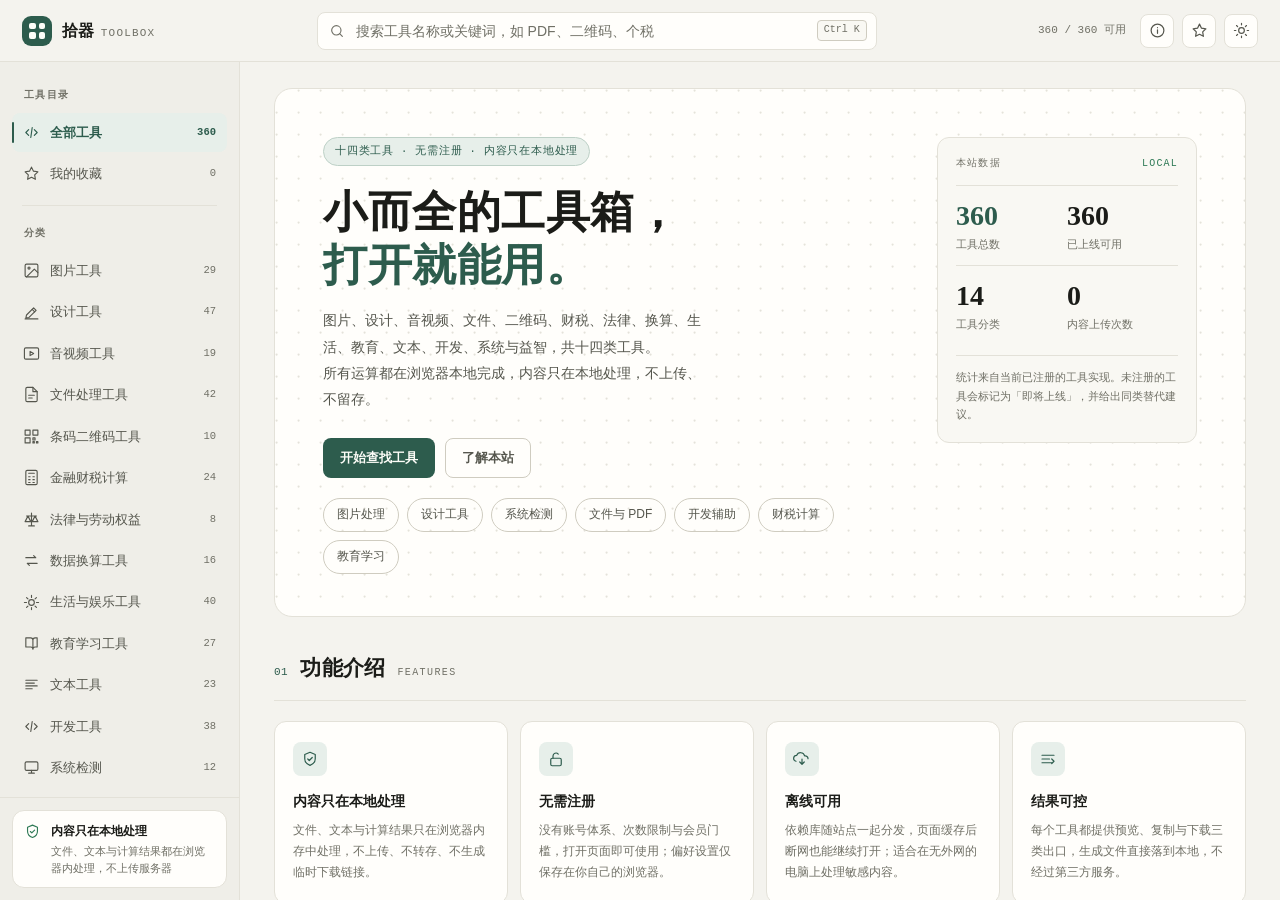
<file: tools/index.html>
<!DOCTYPE html>
<html lang="zh-CN" data-theme="light">
<head>
<meta charset="UTF-8">
<meta name="viewport" content="width=device-width, initial-scale=1.0">
<meta name="color-scheme" content="light dark">
<meta name="description" content="拾器 ToolBox：图片、设计、音视频、文件、二维码、财税、法律、换算、生活、教育、文本、开发、系统与益智等十四类在线工具，内容只在本地处理，不上传。">
<title>拾器 ToolBox · 本地运行的在线工具集</title>
<link rel="icon" href="data:image/svg+xml,%3Csvg xmlns='http://www.w3.org/2000/svg' viewBox='0 0 64 64'%3E%3Crect width='64' height='64' rx='14' fill='%232d5c4d'/%3E%3Cpath d='M18 18h12v12H18zM34 18h12v12H34zM18 34h12v12H18zM34 34h12v12H34z' fill='%23f4f3ee'/%3E%3C/svg%3E">
<link rel="stylesheet" href="assets/style.css">
<link rel="stylesheet" href="assets/game.css">
<link rel="stylesheet" href="assets/game-board.css">
<link rel="stylesheet" href="assets/visual-tools.css">
<link rel="stylesheet" href="assets/content-tools.css">
</head>
<body>
<a class="skip-link" href="#main">跳到主要内容</a>

<header class="topbar">
  <button class="menu-btn" id="menuBtn" aria-label="打开导航" aria-expanded="false">
    <svg viewBox="0 0 24 24" aria-hidden="true"><path d="M4 7h16M4 12h16M4 17h16"/></svg>
  </button>
  <a class="brand" href="#/" title="拾器 ToolBox 首页">
    <span class="brand-mark" aria-hidden="true"><i></i><i></i><i></i><i></i></span>
    <span class="brand-text">拾器<span>ToolBox</span></span>
  </a>

  <div class="searchbox">
    <svg class="search-ico" viewBox="0 0 24 24" aria-hidden="true"><circle cx="11" cy="11" r="7"/><path d="M20 20l-4-4"/></svg>
    <input id="search" type="search" placeholder="搜索工具名称或关键词，如 PDF、二维码、个税" autocomplete="off" spellcheck="false" aria-label="搜索工具">
    <kbd id="searchKbd">Ctrl K</kbd>
    <button id="clearSearch" class="clear-search" title="清空搜索" aria-label="清空搜索">×</button>
  </div>

  <div class="top-actions">
    <span class="top-stat" id="topStat">正在载入</span>
    <a class="icon-btn" href="#/about" title="关于本站" aria-label="关于本站">
      <svg viewBox="0 0 24 24" aria-hidden="true"><circle cx="12" cy="12" r="9"/><path d="M12 11v5M12 8h.01"/></svg>
    </a>
    <button class="icon-btn" id="favBtn" title="我的收藏" aria-label="我的收藏">
      <svg viewBox="0 0 24 24" aria-hidden="true"><path d="M12 3l2.8 5.7 6.2.9-4.5 4.4 1 6.2-5.5-2.9-5.5 2.9 1-6.2L3 9.6l6.2-.9z"/></svg>
    </button>
    <button class="icon-btn" id="themeBtn" title="切换深色 / 浅色" aria-label="切换深色或浅色主题">
      <svg class="ico-sun" viewBox="0 0 24 24" aria-hidden="true"><circle cx="12" cy="12" r="4"/><path d="M12 2v2M12 20v2M2 12h2M20 12h2M5 5l1.5 1.5M17.5 17.5L19 19M19 5l-1.5 1.5M6.5 17.5L5 19"/></svg>
      <svg class="ico-moon" viewBox="0 0 24 24" aria-hidden="true"><path d="M20 14.5A8 8 0 0 1 9.5 4a8.5 8.5 0 1 0 10.5 10.5z"/></svg>
    </button>
  </div>
</header>

<div class="layout">
  <aside class="sidebar" id="sidebar">
    <div class="side-scroll" id="sideNav"></div>
    <div class="side-foot">
      <div class="privacy-badge">
        <svg viewBox="0 0 24 24" aria-hidden="true"><path d="M12 3l7 3v5.5c0 4.4-2.9 7.4-7 9-4.1-1.6-7-4.6-7-9V6z"/><path d="M9 12l2 2 4-4"/></svg>
        <div><b>内容只在本地处理</b><small>文件、文本与计算结果都在浏览器内处理，不上传服务器</small></div>
      </div>
    </div>
  </aside>

  <main class="main" id="main">
    <!-- ================= 首页 ================= -->
    <section class="view" id="homeView">
      <section class="hero">
        <svg class="hero-pattern" aria-hidden="true">
          <defs>
            <pattern id="heroDots" width="22" height="22" patternUnits="userSpaceOnUse">
              <circle cx="1.6" cy="1.6" r="1.1" fill="currentColor"/>
            </pattern>
          </defs>
          <rect width="100%" height="100%" fill="url(#heroDots)"/>
        </svg>
        <div class="hero-inner">
          <div class="hero-copy">
            <span class="eyebrow">十四类工具 · 无需注册 · 内容只在本地处理</span>
            <h1>小而全的工具箱，<br><span class="h1-em">打开就能用。</span></h1>
            <p class="hero-desc">图片、设计、音视频、文件、二维码、财税、法律、换算、生活、教育、文本、开发、系统与益智，共十四类工具。<br>所有运算都在浏览器本地完成，内容只在本地处理，不上传、不留存。</p>
            <div class="hero-actions">
              <button class="btn btn-primary" id="heroSearchBtn">开始查找工具</button>
              <a class="btn btn-ghost" href="#/about">了解本站</a>
            </div>
            <div class="hero-chips" aria-label="快捷分类">
              <button data-jump="image">图片处理</button>
              <button data-jump="design">设计工具</button>
              <button data-jump="system">系统检测</button>
              <button data-jump="file">文件与 PDF</button>
              <button data-jump="dev">开发辅助</button>
              <button data-jump="finance">财税计算</button>
              <button data-jump="edu">教育学习</button>
            </div>
          </div>
          <div class="hero-spec">
            <div class="spec-head"><span>本站数据</span><span>LOCAL</span></div>
            <div class="hero-stats" id="heroStats"></div>
            <p class="spec-note">统计来自当前已注册的工具实现。未注册的工具会标记为「即将上线」，并给出同类替代建议。</p>
          </div>
        </div>
      </section>

      <section class="sec" id="features">
        <div class="sec-head">
          <span class="sec-no">01</span>
          <h2>功能介绍</h2>
          <span class="sec-en">FEATURES</span>
        </div>
        <div class="feature-grid">
          <article class="feature">
            <span class="feat-ico"><svg viewBox="0 0 24 24" aria-hidden="true"><path d="M12 3l7 3v5.5c0 4.4-2.9 7.4-7 9-4.1-1.6-7-4.6-7-9V6z"/><path d="M9 12l2 2 4-4"/></svg></span>
            <h3>内容只在本地处理</h3>
            <p>文件、文本与计算结果只在浏览器内存中处理，不上传、不转存、不生成临时下载链接。</p>
          </article>
          <article class="feature">
            <span class="feat-ico"><svg viewBox="0 0 24 24" aria-hidden="true"><rect x="5" y="11" width="14" height="10" rx="2"/><path d="M8 11V8a4 4 0 0 1 7-2.6"/></svg></span>
            <h3>无需注册</h3>
            <p>没有账号体系、次数限制与会员门槛，打开页面即可使用；偏好设置仅保存在你自己的浏览器。</p>
          </article>
          <article class="feature">
            <span class="feat-ico"><svg viewBox="0 0 24 24" aria-hidden="true"><path d="M4 15a4 4 0 0 1 1-7.9A5.5 5.5 0 0 1 15.5 8 3.5 3.5 0 0 1 20 11.5"/><path d="M12 12v7M9 16l3 3 3-3"/></svg></span>
            <h3>离线可用</h3>
            <p>依赖库随站点一起分发，页面缓存后断网也能继续打开；适合在无外网的电脑上处理敏感内容。</p>
          </article>
          <article class="feature">
            <span class="feat-ico"><svg viewBox="0 0 24 24" aria-hidden="true"><path d="M4 7h16M4 12h10M4 17h13"/><path d="M17 12l3 3-3 3"/></svg></span>
            <h3>结果可控</h3>
            <p>每个工具都提供预览、复制与下载三类出口，生成文件直接落到本地，不经过第三方服务。</p>
          </article>
        </div>
      </section>

      <section class="sec" id="howto">
        <div class="sec-head">
          <span class="sec-no">02</span>
          <h2>使用说明</h2>
          <span class="sec-en">HOW TO USE</span>
        </div>
        <ol class="step-grid">
          <li class="step">
            <span class="step-no">01</span>
            <h3>找到工具</h3>
            <p>按左侧分类浏览，或在顶部搜索框输入工具名、关键词与拼音首字母。支持 PDF、二维码、个税、正则、元素周期表等中英文检索。</p>
          </li>
          <li class="step">
            <span class="step-no">02</span>
            <h3>左边调参数，右边看结果</h3>
            <p>工具页为左右分栏：左侧表单与按钮、右侧实时预览，两栏各自固定不动，调参数时不必再来回滚动。窄屏时用「参数设置 / 结果预览」标签切换，结果更新后标签上会出现提示点。</p>
          </li>
          <li class="step">
            <span class="step-no">03</span>
            <h3>处理与保存</h3>
            <p>在结果区预览、复制或下载；输入框内按 Enter 与 Ctrl / ⌘ + Enter 都能直接执行。运算全程在本机完成，处理完成后可直接关闭页面，不会在服务器留下副本。</p>
          </li>
        </ol>
      </section>

      <section class="sec" id="recentBlock" hidden>
        <div class="sec-head">
          <span class="sec-no">03</span>
          <h2>最近使用</h2>
          <span class="sec-en">RECENT</span>
          <button class="sec-clear" id="clearRecent">清空记录</button>
        </div>
        <div class="tool-grid" id="recentGrid"></div>
      </section>

      <div id="catBlocks"></div>
    </section>

    <!-- ================= 工具详情 ================= -->
    <section class="view hidden" id="toolView">
      <nav class="crumbs" id="crumbs" aria-label="面包屑"></nav>
      <header class="tool-head">
        <div class="tool-title-row">
          <span class="tool-ico" id="toolIco" aria-hidden="true"></span>
          <div class="tool-title-text">
            <h2 id="toolTitle">工具名称</h2>
            <p id="toolDesc">工具描述</p>
          </div>
          <div class="tool-head-actions">
            <button class="btn btn-ghost btn-sm" id="infoBtn">使用说明</button>
            <button class="btn btn-ghost btn-sm" id="copyLinkBtn">复制链接</button>
            <button class="fav-toggle" id="favToggle">收藏</button>
          </div>
        </div>
        <div class="tool-meta" id="toolMeta"></div>
      </header>

      <div class="tool-layout">
        <div class="tool-panel" id="toolPanel"></div>
        <aside class="tool-aside" id="toolAside" aria-label="工具说明"></aside>
      </div>

      <section class="related" id="related"></section>
    </section>

    <!-- ================= 关于本站 ================= -->
    <section class="view hidden" id="aboutView">
      <nav class="crumbs" aria-label="面包屑"><a href="#/">全部工具</a><span aria-hidden="true">/</span><span>关于本站</span></nav>
      <header class="about-head">
        <span class="eyebrow">ABOUT · LOCAL FIRST</span>
        <h1>关于拾器 ToolBox</h1>
        <p>一个把常用小工具收进同一页面的本地化工具集。没有账号、没有额度、没有上传队列，能离线就离线，能本地就本地。</p>
      </header>

      <div class="prose">
        <section>
          <h2><span>01</span>功能介绍</h2>
          <p>拾器把日常遇到的小任务拆成独立工具，按使用场景分为图片、设计、音视频、文件、二维码、财税、法律、换算、生活、教育、文本、开发、系统与益智十四类。每个工具只做一件事，参数说明、使用提示与输出说明都整理在工具页下方，不需要阅读额外教程。</p>
          <ul class="prose-list">
            <li>统一在本机运算：文件读取、转码、压缩、加密全部借助浏览器 API 与本地依赖库完成。</li>
            <li>工具页采用左右分栏：左侧调参数、右侧看预览，两栏各自吸顶，避免上下滚动来回对照。</li>
            <li>窄屏使用「参数设置 / 结果预览」两个标签切换，结果刷新后标签上会出现提示点。</li>
            <li>输出形式固定为预览、复制、下载三类，减少在不同工具之间来回切换。</li>
            <li>对暂未开放的工具明确标注「即将上线」，并推荐同类可用工具。</li>
          </ul>
        </section>

        <section>
          <h2><span>02</span>使用说明</h2>
          <ol class="prose-steps">
            <li><b>浏览或搜索。</b>从左侧分类进入，或使用顶部搜索框。搜索支持中文名、功能描述、英文关键词与拼音首字母。</li>
            <li><b>填写参数。</b>字段说明会解释取值范围；输入框右侧的 × 可一键清空，部分字段提供常用值快捷按钮；文件类参数支持点击选择与拖拽放入。</li>
            <li><b>查看结果。</b>右侧结果区按类型展示文本、表格、图片或文件，并提供复制与下载按钮；状态条会显示最近一次刷新时间。</li>
            <li><b>键盘操作。</b>输入框内按 Enter 执行，任何位置按 Ctrl / ⌘ + Enter 也能执行；Ctrl / ⌘ + K 聚焦搜索，Esc 返回列表。</li>
            <li><b>保存偏好。</b>收藏与深浅色主题保存在浏览器 localStorage 中，清除站点数据后会一并重置。</li>
          </ol>
        </section>

        <section>
          <h2><span>03</span>隐私与数据</h2>
          <p>本站不接入统计脚本、广告联盟或第三方登录，也不设置追踪 Cookie。你选择或输入的内容不会离开设备：读取、处理与导出都在当前页面的 JavaScript 运行时内完成，页面关闭后内存即释放。</p>
          <p>浏览器本地只会保存三类数据：收藏的工具名、深浅色主题偏好、最近使用记录。它们仅用于改善下次打开时的体验，不包含任何输入内容。</p>
          <p>少数工具需要联网并标注「需联网」：中文翻译与多语言翻译调用公共翻译接口，当前 IP 查询与邮箱 MX 检测访问公共查询服务，实时汇率换算、天气查询读取免费开放接口，英文单词释义调用 Datamuse 与 free Dictionary API，语音识别使用浏览器内置服务。请勿向这些工具提交敏感内容。</p>
        </section>

        <section>
          <h2><span>04</span>免责声明</h2>
          <div class="notice">
            <p><b>使用本站任何功能所生成、转换或计算出的内容，不保证准确、完整或适用于特定用途，本站不对使用结果承担责任；所有结果仅供参考。</b></p>
            <p>本站为非商业的个人工具集合，所有工具按「现状」提供，不附带任何形式的明示或默示担保。</p>
            <p>涉及税务、法律、金融、健康与劳动权益的测算结果仅为估算参考，不构成专业意见，也不能替代官方口径、税务机关答复或执业律师、税务师、医师的判断。办理正式业务前，请以主管部门与专业人士的结论为准。</p>
            <p>工具输出可能受浏览器版本、文件编码、设备性能与输入数据影响。使用前请自行备份原始文件；因使用或无法使用本站造成的任何直接或间接损失，本站不承担责任。</p>
            <p>站内提到的第三方库、商标与产品名称归各自权利人所有，仅用于说明技术实现。</p>
          </div>
        </section>

        <section>
          <h2><span>05</span>技术说明</h2>
          <p>站点为纯静态页面，不依赖后端接口。文件处理使用 Canvas、Web Audio、Web Crypto、WebAssembly 与以下本地依赖完成，全部随站点分发：</p>
          <ul class="prose-list two-col">
            <li>qrcode.js / jsQR / JsBarcode — 二维码与条码</li>
            <li>pdf-lib / PDF.js / jsPDF — PDF 读写与生成</li>
            <li>JSZip — 压缩包读写</li>
            <li>SheetJS — 表格解析与导出</li>
            <li>lunar.js / pinyin-pro — 农历与拼音</li>
            <li>heic2any / lame.js / omggif — 格式转换</li>
            <li>marked.js — Markdown 渲染</li>
          </ul>
        </section>

        <section>
          <h2><span>06</span>更新记录</h2>
          <ul class="prose-list changelog">
            <li><b>2026-11-15</b> 工具页改版：左右分栏吸顶、说明区改为三段折页、同类工具改为紧凑列表，标题区压缩为单行。</li>
            <li><b>2026-11-15</b> 新增工具：国际象棋、化学方程式配平、五行讲解、函数图像绘制、数据图表生成、分享链接生成器、随机分组器、番茄专注计时。</li>
            <li><b>2026-11-15</b> 内容工具增强：亲戚称谓改为关系链推导并补齐堂表与姻亲、今日运势加入分维度讲解与宜忌反馈、五行八字补上旺弱判断与十神。</li>
            <li><b>2026-11-15</b> 象棋补上 AI 对抗与悔棋 / 提示；五子棋补上难度、悔棋与重新开始；棋类统一结算面板。</li>
            <li><b>2026-11-15</b> 游戏计时改为「第一次操作才计时」，结束统一给出结算卡片、音效与记录提示。</li>
            <li><b>2026-11-15</b> 网站分享支持新增 / 修改 / 排序 / 停用分享平台；视力检测改为可交互自测并给出参考值。</li>
            <li><b>2026-11-15</b> 滑块字段支持直接输入精确数值；结果图片可点击放大；模板类工具清空文字后不再回填默认文案。</li>
          </ul>
        </section>
      </div>
    </section>

    <!-- ================= 页脚 ================= -->
    <footer class="site-footer" id="siteFooter">
      <div class="foot-grid">
        <div class="foot-brand">
          <a class="brand foot-logo" href="#/">
            <span class="brand-mark" aria-hidden="true"><i></i><i></i><i></i><i></i></span>
            <span class="brand-text">拾器<span>ToolBox</span></span>
          </a>
          <p>十四类本地小工具，打开即用。内容只在本地处理，不上传、不留存。</p>
          <span class="foot-tag">LOCAL FIRST · NO UPLOAD</span>
        </div>
        <div class="foot-col">
          <h4>使用须知</h4>
          <ul>
            <li>所有内容只在浏览器内处理，不上传服务器。</li>
            <li>翻译、IP 查询等标注「需联网」的工具会访问第三方公共接口。</li>
            <li>收藏、主题与最近使用只保存在本站 localStorage。</li>
            <li>使用功能产生的内容不保证准确，结果仅供参考。</li>
            <li>处理重要文件前，请先保留原始副本。</li>
          </ul>
        </div>
        <div class="foot-col">
          <h4>声明</h4>
          <p>本站为非商业的个人工具集合，工具按现状提供。使用任何功能所生成、转换或计算出的内容（文件、图片、文本、代码、配色、测算结果等）均不保证准确、完整或适用于特定用途，本站不对使用结果承担责任。所有结果仅供参考；税务、法律、金融、健康等事项请以官方口径或专业人士意见为准。</p>
        </div>
      </div>
      <div class="foot-bottom">
        <span>© 2026 拾器 ToolBox</span>
        <span>本地运算 · 不收集使用数据 · 无需注册</span>
        <span class="foot-beian">
          <a href="https://beian.miit.gov.cn/" target="_blank" rel="noopener noreferrer" title="桂ICP备2026026104号-1 — 工业和信息化部 ICP/IP 地址/域名信息备案管理系统">桂ICP备2026026104号-1</a>
          <i class="foot-beian-sep" aria-hidden="true">·</i>
          <a href="https://beian.mps.gov.cn/#/query/webSearch?code=45100302000116" target="_blank" rel="noopener noreferrer" title="桂公网安备45100302000116号 — 全国互联网安全管理服务平台">桂公网安备45100302000116号</a>
        </span>
        <a href="#/about">关于本站</a>
      </div>
    </footer>
  </main>
</div>

<div class="mobile-mask" id="mobileMask"></div>

<!-- 本地依赖，完全离线可用 -->
<script src="vendor/qrcode.js"></script>
<script src="vendor/jsQR.js"></script>
<script src="vendor/JsBarcode.all.min.js"></script>
<script src="vendor/jszip.min.js"></script>
<script src="vendor/jspdf.umd.min.js"></script>
<script src="vendor/pdf-lib.min.js"></script>
<script src="vendor/marked.min.js"></script>
<script src="vendor/xlsx.full.min.js"></script>
<script src="vendor/lunar.js"></script>
<script src="vendor/pinyin-pro.js"></script>
<script src="vendor/heic2any.min.js"></script>
<script src="vendor/lame.min.js"></script>
<script src="vendor/pdf.min.js"></script>
<script>var exports = window.__gifumb = {};</script>
<script src="vendor/omggif.js"></script>
<script>window.GifReader = window.__gifumb.GifReader; window.GifWriter = window.__gifumb.GifWriter;</script>

<script src="js/data.js"></script>
<script src="js/data-elements.js"></script>
<script src="js/docs.js"></script>
<script src="js/docs-extra.js"></script>
<script src="js/docs-new.js"></script>
<script src="js/core.js"></script>
<script src="js/kit-calc.js"></script>
<script src="js/kit-design.js"></script>
<script src="js/kit-edu.js"></script>
<script src="js/kit-text.js"></script>
<script src="js/kit-image.js"></script>
<script src="js/kit-image2.js"></script>
<script src="js/kit-file.js"></script>
<script src="js/kit-media.js"></script>
<script src="js/kit-game.js"></script>
<script src="js/kit-game2.js"></script>
<script src="js/kit-game-ui.js"></script>
<script src="js/kit-game-board.js"></script>
<script src="js/kit-life2.js"></script>
<script src="js/kit-life3.js"></script>
<script src="js/kit-content.js"></script>
<script src="js/kit-text2.js"></script>
<script src="js/kit-net.js"></script>
<script src="js/kit-file2.js"></script>
<script src="js/kit-design2.js"></script>
<script src="js/kit-visual.js"></script>
<script src="js/kit-system.js"></script>
<script src="js/app.js"></script>
</body>
</html>
</file>
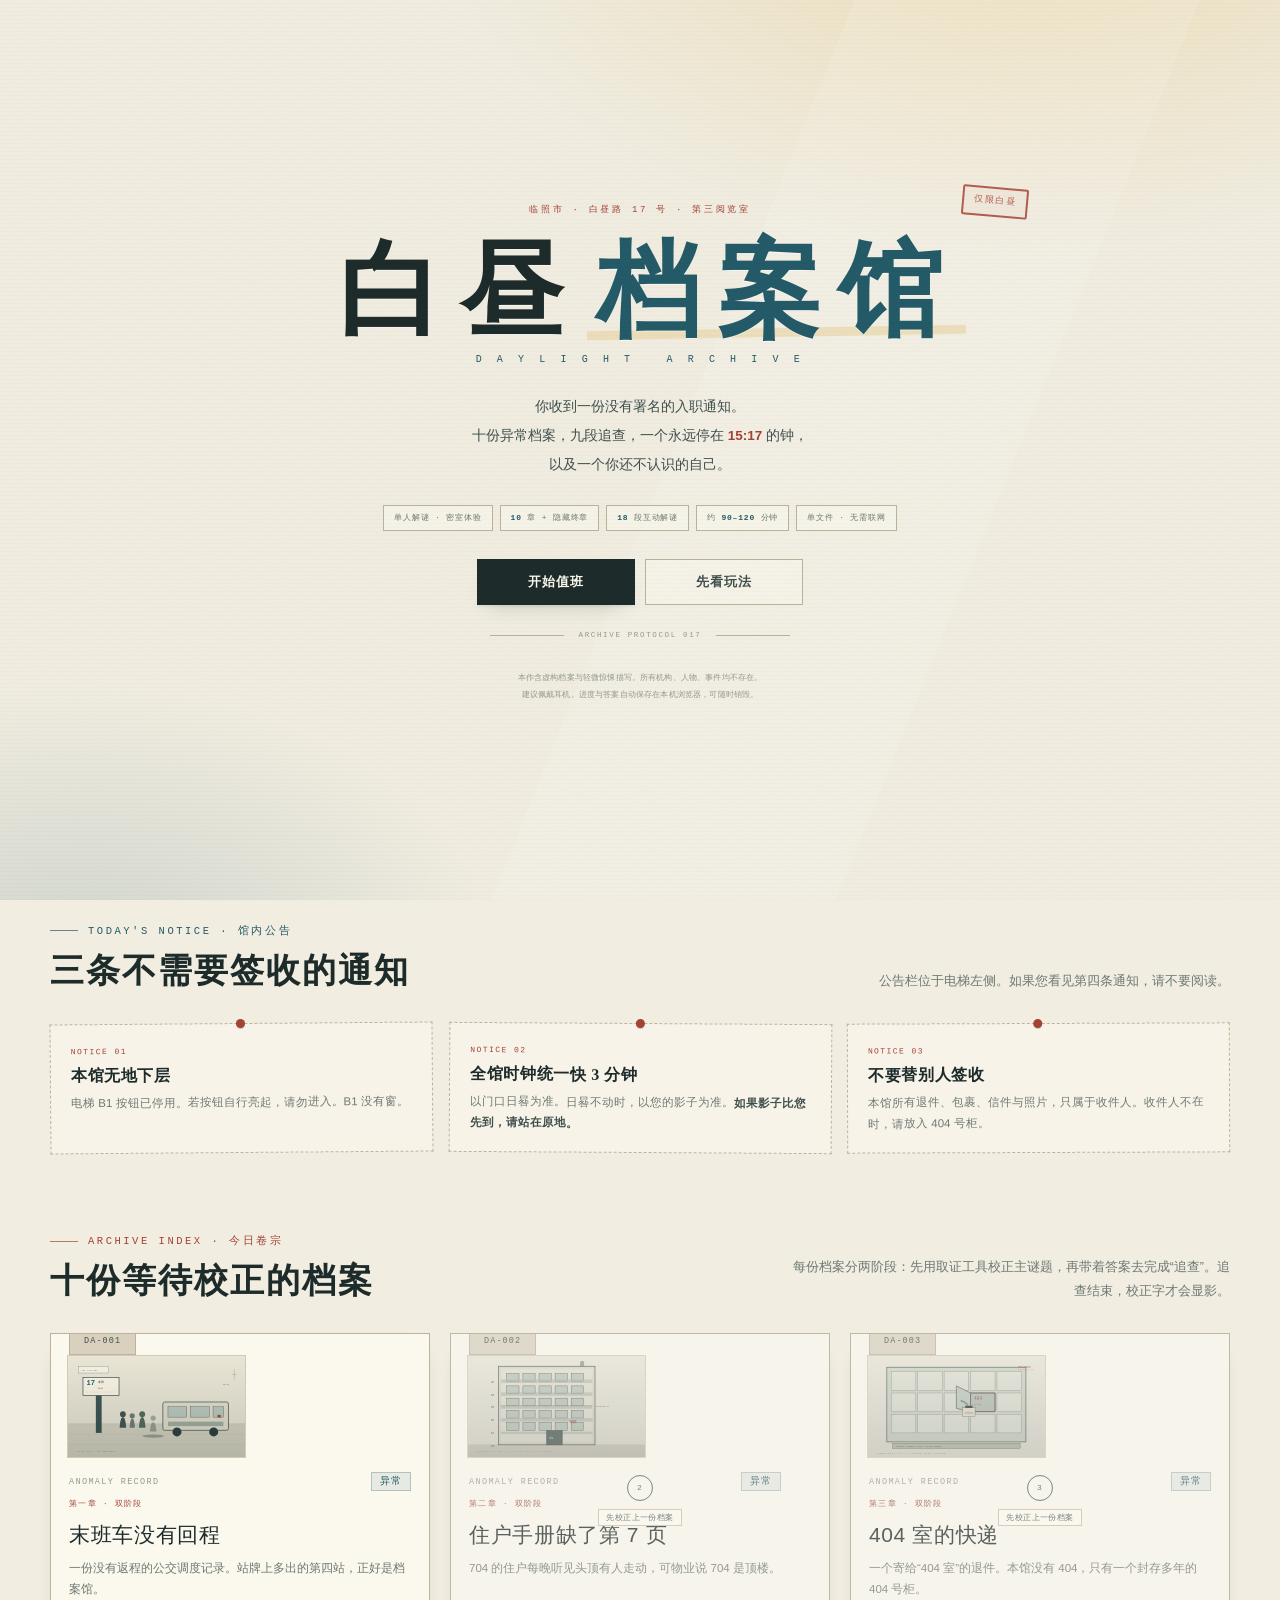
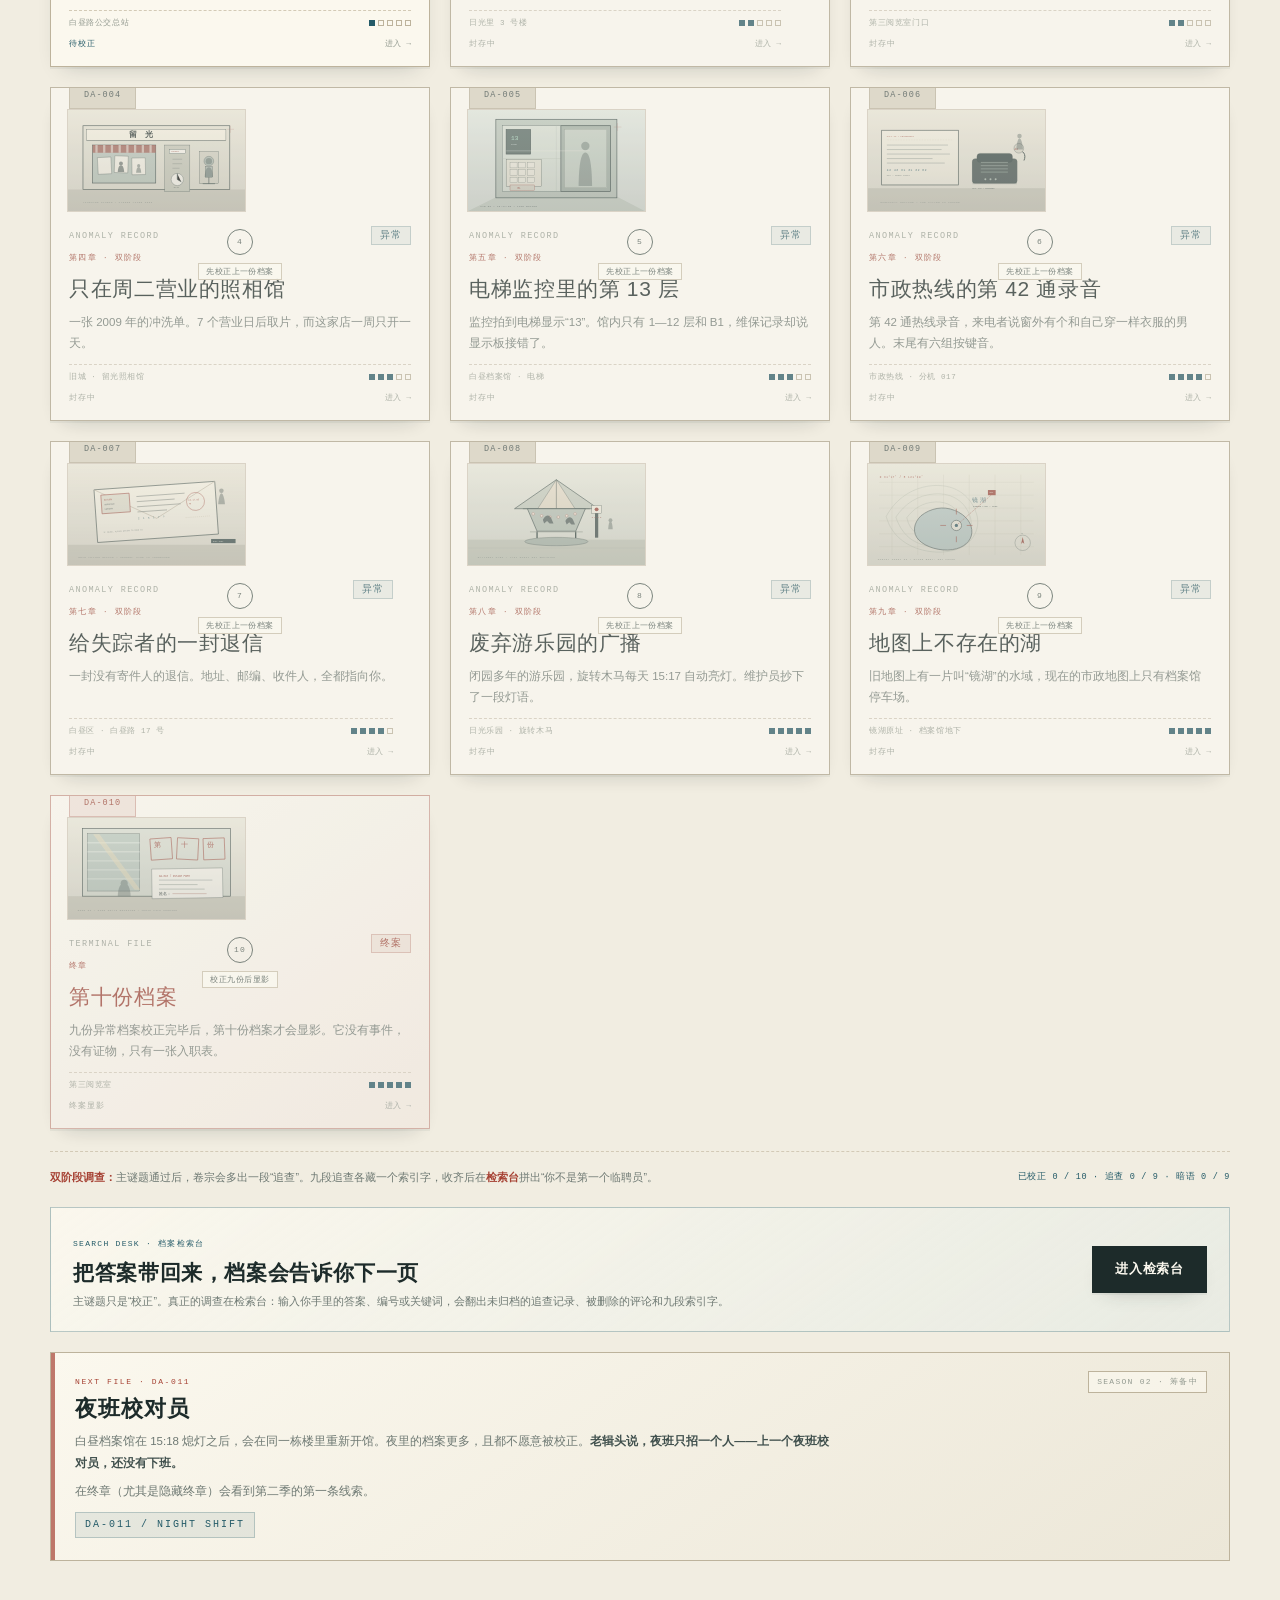
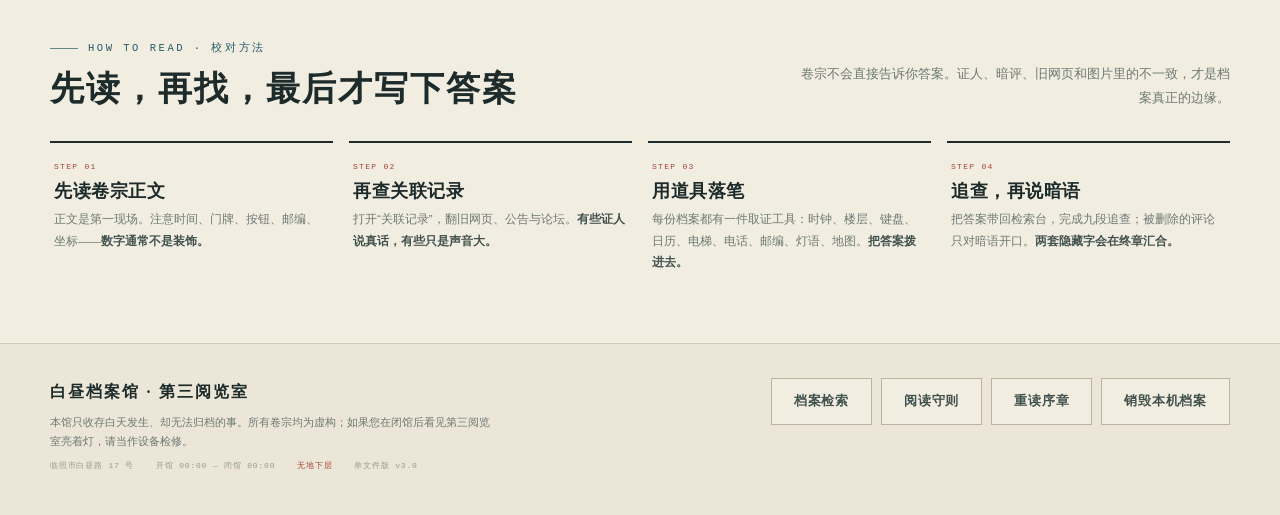
<file: prologue/prologue.html>
<!DOCTYPE html>
<html lang="zh-CN">
<head>
<meta charset="UTF-8">
<meta name="viewport" content="width=device-width, initial-scale=1.0">
<meta name="color-scheme" content="light">
<title>白昼档案馆 · 完全版 | 一场关于你的档案解谜</title>
<meta name="description" content="白昼档案馆完全版：十份异常卷宗、九种取证工具、九段追查、九条暗语评论与一段隐藏终章。你以临聘-017的身份进入档案馆，用十份档案换一份正式工作。">
<meta name="author" content="白昼档案馆 · 卷宗校正科">
<style>
/* ============================================================
   白昼档案馆 · 视觉系统
   日光、纸张、市政档案、被校正过头的现实
   ============================================================ */
:root{
  --paper:#f1ede1;
  --paper-2:#fbf8ee;
  --paper-3:#e7e0cf;
  --paper-4:#d9d1bd;
  --ink:#1d2b2a;
  --ink-2:#40504d;
  --ink-3:#6e7973;
  --ink-4:#949b91;
  --line:#d3cab6;
  --line-2:#bdb39c;
  --blue:#245b68;
  --blue-2:#3b7d86;
  --blue-soft:rgba(36,91,104,.09);
  --red:#a64234;
  --red-2:#c05a46;
  --red-soft:rgba(166,66,52,.09);
  --green:#4d6b55;
  --gold:#b68b42;
  --sun:#ead6a2;
  --serif:"Noto Serif SC","Songti SC","STSong","SimSun",serif;
  --sans:"Noto Sans SC","PingFang SC","Microsoft YaHei",sans-serif;
  --mono:"JetBrains Mono","Consolas","Courier New",monospace;
  --shadow-s:0 2px 0 rgba(29,43,42,.05),0 10px 22px -14px rgba(29,43,42,.3);
  --shadow-m:0 4px 0 rgba(29,43,42,.06),0 24px 48px -28px rgba(29,43,42,.42);
  --shadow-l:0 8px 0 rgba(29,43,42,.08),0 42px 80px -42px rgba(29,43,42,.46);
}
*{margin:0;padding:0;box-sizing:border-box}
html{scroll-behavior:smooth}
body{
  background:var(--paper);
  color:var(--ink);
  font-family:var(--sans);
  font-size:15px;
  line-height:1.75;
  overflow-x:hidden;
  min-height:100vh;
  -webkit-font-smoothing:antialiased;
}
body::before{
  content:"";
  position:fixed;
  inset:0;
  z-index:9998;
  pointer-events:none;
  opacity:.32;
  background-image:url("data:image/svg+xml,%3Csvg xmlns='http://www.w3.org/2000/svg' width='180' height='180'%3E%3Cfilter id='n'%3E%3CfeTurbulence type='fractalNoise' baseFrequency='.78' numOctaves='3' stitchTiles='stitch'/%3E%3C/filter%3E%3Crect width='180' height='180' filter='url(%23n)' opacity='.14'/%3E%3C/svg%3E");
  mix-blend-mode:multiply;
}
body::after{
  content:"";
  position:fixed;
  inset:0;
  z-index:9997;
  pointer-events:none;
  opacity:.24;
  background:repeating-linear-gradient(0deg,rgba(29,43,42,.045) 0 1px,transparent 1px 4px);
}
::selection{background:var(--blue);color:var(--paper-2)}
::-webkit-scrollbar{width:11px}
::-webkit-scrollbar-track{background:var(--paper)}
::-webkit-scrollbar-thumb{background:var(--paper-4);border:3px solid var(--paper);border-radius:99px}
a{color:inherit;text-decoration:none}
button{font-family:inherit;font-size:inherit;color:inherit;background:none;border:0;cursor:pointer}
button:focus-visible,a:focus-visible,input:focus-visible{outline:2px solid var(--blue);outline-offset:3px}
img,svg{display:block;max-width:100%}
h1,h2,h3,h4{font-family:var(--serif);font-weight:900;line-height:1.3}
p{text-wrap:pretty}
.wrap{width:min(1180px,100% - 56px);margin:0 auto}
.mono{font-family:var(--mono)}
.serif{font-family:var(--serif)}
.sr-only{position:absolute;width:1px;height:1px;padding:0;margin:-1px;overflow:hidden;clip:rect(0,0,0,0);white-space:nowrap;border:0}
.eyebrow{
  display:inline-flex;align-items:center;gap:10px;
  font-family:var(--mono);font-size:10.5px;letter-spacing:.24em;
  color:var(--blue);text-transform:uppercase;
}
.eyebrow::before{content:"";width:28px;height:1px;background:var(--blue);opacity:.7}
.eyebrow.red{color:var(--red)}
.eyebrow.red::before{background:var(--red)}
.rule{height:1px;background:var(--line);border:0;margin:0}
.btn{
  display:inline-flex;align-items:center;justify-content:center;gap:10px;
  min-height:46px;padding:11px 22px;border:1px solid transparent;
  font-size:13px;font-weight:700;letter-spacing:.06em;
  transition:transform .2s ease,background .2s ease,border-color .2s ease,color .2s ease,box-shadow .2s ease;
}
.btn svg{width:15px;height:15px;flex-shrink:0}
.btn-primary{background:var(--ink);color:var(--paper-2);border-color:var(--ink);box-shadow:var(--shadow-s)}
.btn-primary:hover{background:var(--blue);border-color:var(--blue);transform:translateY(-2px);box-shadow:0 8px 20px -12px rgba(36,91,104,.7)}
.btn-outline{border-color:var(--line-2);color:var(--ink-2);background:rgba(251,248,238,.4)}
.btn-outline:hover{border-color:var(--blue);color:var(--blue);background:var(--paper-2)}
.btn-soft{background:var(--blue-soft);border-color:rgba(36,91,104,.18);color:var(--blue)}
.btn-soft:hover{background:rgba(36,91,104,.14)}
.btn:disabled{opacity:.42;cursor:not-allowed;transform:none!important;box-shadow:none}
.tag{
  display:inline-flex;align-items:center;gap:4px;
  padding:2px 8px;border:1px solid var(--line);background:rgba(251,248,238,.52);
  color:var(--ink-3);font-family:var(--mono);font-size:9.5px;letter-spacing:.08em;
  white-space:nowrap;
}
.tag.blue{color:var(--blue);border-color:rgba(36,91,104,.28);background:var(--blue-soft)}
.tag.red{color:var(--red);border-color:rgba(166,66,52,.3);background:var(--red-soft)}
.tag.gold{color:#8b692c;border-color:rgba(182,139,66,.36);background:rgba(182,139,66,.09)}
.stamp{
  display:inline-flex;align-items:center;justify-content:center;
  border:2px solid currentColor;border-radius:2px;padding:3px 8px;
  font-family:var(--mono);font-size:9px;letter-spacing:.18em;
  transform:rotate(-6deg);opacity:.84;text-transform:uppercase;
  color:var(--red);background:rgba(166,66,52,.035);
}
.stamp.blue{color:var(--blue);background:rgba(36,91,104,.035)}
.stamp.green{color:var(--green);background:rgba(77,107,85,.035)}

/* ---------- 顶栏 ---------- */
.site-head{
  position:sticky;top:0;z-index:60;
  background:rgba(241,237,225,.9);
  -webkit-backdrop-filter:blur(16px);backdrop-filter:blur(16px);
  border-bottom:1px solid var(--line);
}
.nav{height:78px;display:flex;align-items:center;gap:28px}
.brand{display:flex;align-items:center;gap:12px;flex-shrink:0}
.brand-mark{
  position:relative;width:44px;height:44px;display:grid;place-items:center;
  border:1px solid var(--ink);background:var(--paper-2);
  box-shadow:3px 3px 0 var(--paper-3);
}
.brand-mark::before{
  content:"白";font-family:var(--serif);font-size:23px;font-weight:900;
  color:var(--red);transform:translateY(-1px);
}
.brand-mark::after{
  content:"";position:absolute;left:5px;right:5px;bottom:5px;height:1px;
  background:var(--line-2);
}
.brand-text{display:flex;flex-direction:column;line-height:1.15}
.brand-name{font-family:var(--serif);font-size:20px;font-weight:900;letter-spacing:.18em}
.brand-sub{font-family:var(--mono);font-size:8.5px;letter-spacing:.22em;color:var(--ink-3);margin-top:4px}
.nav-links{display:flex;align-items:center;gap:2px;margin-left:auto}
.nav-link{
  position:relative;padding:9px 14px;font-size:12.5px;font-weight:500;letter-spacing:.04em;color:var(--ink-2);
  transition:.18s;white-space:nowrap;
}
.nav-link:hover{color:var(--ink);background:rgba(251,248,238,.6)}
.nav-link.active{color:var(--blue)}
.nav-link.active::after{
  content:"";position:absolute;left:14px;right:14px;bottom:2px;height:1px;background:var(--blue);
}
.nav-link .idx{font-family:var(--mono);font-size:8.5px;color:var(--ink-4);margin-left:5px}
.nav-progress{display:flex;align-items:center;gap:10px;flex-shrink:0;padding-left:18px;border-left:1px solid var(--line)}
.np-label{font-family:var(--mono);font-size:9px;letter-spacing:.12em;color:var(--ink-3);white-space:nowrap}
.np-track{width:92px;height:7px;background:var(--paper-3);border:1px solid var(--line);overflow:hidden}
.np-fill{display:block;height:100%;width:0;background:linear-gradient(90deg,var(--blue),var(--blue-2));transition:width .5s cubic-bezier(.2,.8,.2,1)}
.np-count{font-family:var(--mono);font-size:10px;color:var(--blue);min-width:36px;text-align:right}

/* ---------- 滚动提示条 ---------- */
.ticker{background:var(--ink);color:var(--paper-3);border-bottom:1px solid #0d1716;overflow:hidden}
.ticker-inner{
  display:flex;align-items:center;gap:26px;min-height:34px;
  font-family:var(--mono);font-size:9.5px;letter-spacing:.12em;white-space:nowrap;
}
.ticker b{color:var(--sun);font-weight:600}
.ticker .dot{width:4px;height:4px;border-radius:50%;background:var(--red-2);box-shadow:0 0 8px var(--red-2)}
.ticker .clock{color:#f4e8c9;font-variant-numeric:tabular-nums}
.ticker .grow{flex:1;height:1px;background:rgba(241,237,225,.13)}
.blink{animation:blink 1.2s steps(2,end) infinite}
@keyframes blink{0%,45%{opacity:1}46%,100%{opacity:.25}}

/* ---------- 首页 ---------- */
.view{display:none;animation:viewIn .45s ease both}
.view.on{display:block}
@keyframes viewIn{from{opacity:0;transform:translateY(10px)}to{opacity:1;transform:none}}
.hero{
  position:relative;overflow:hidden;border-bottom:1px solid var(--line);
  padding:76px 0 70px;
}
.hero::before{
  content:"";position:absolute;width:760px;height:760px;right:-160px;top:-360px;
  background:radial-gradient(circle,rgba(234,214,162,.48),rgba(234,214,162,0) 66%);
  pointer-events:none;
}
.hero::after{
  content:"";position:absolute;inset:0;pointer-events:none;
  background:linear-gradient(115deg,transparent 0 53%,rgba(255,255,255,.18) 53% 74%,transparent 74%);
  opacity:.6;
}
.hero-grid{position:relative;z-index:1;display:grid;grid-template-columns:1.04fr .96fr;gap:64px;align-items:center}
.hero h1{
  margin:22px 0 24px;font-size:clamp(54px,7vw,92px);line-height:1.04;letter-spacing:.08em;
  text-shadow:0 1px 0 rgba(255,255,255,.5);
}
.hero h1 .day{position:relative;display:inline-block;color:var(--blue)}
.hero h1 .day::after{
  content:"";position:absolute;left:4%;right:-2%;bottom:7px;height:8px;
  background:var(--sun);opacity:.55;z-index:-1;transform:rotate(-1deg);
}
.hero-lead{max-width:545px;color:var(--ink-2);font-size:15.5px;line-height:2;margin-bottom:30px}
.hero-lead b{color:var(--ink);font-weight:700}
.hero-lead .quiet{color:var(--red);border-bottom:1px dotted rgba(166,66,52,.55)}
.hero-actions{display:flex;flex-wrap:wrap;gap:12px;align-items:center}
.hero-facts{display:flex;flex-wrap:wrap;gap:26px;margin-top:38px;padding-top:22px;border-top:1px solid var(--line)}
.hero-fact{display:flex;flex-direction:column;gap:2px}
.hero-fact b{font-family:var(--mono);font-size:17px;font-weight:600;color:var(--ink)}
.hero-fact span{font-family:var(--mono);font-size:8.5px;letter-spacing:.15em;color:var(--ink-3)}
.hero-fact b.red{color:var(--red)}

/* 首页场景 */
.scene-frame{
  position:relative;background:var(--paper-2);border:1px solid var(--line-2);
  padding:11px;box-shadow:var(--shadow-m);transform:rotate(.55deg);
}
.scene-frame::before,.scene-frame::after{
  content:"";position:absolute;width:26px;height:26px;border:1px solid var(--line-2);pointer-events:none;
}
.scene-frame::before{left:-6px;top:-6px;border-right:0;border-bottom:0}
.scene-frame::after{right:-6px;bottom:-6px;border-left:0;border-top:0}
.scene{position:relative;overflow:hidden;border:1px solid var(--line);background:#dfe5da}
.scene svg{width:100%;height:auto}
.scene::after{
  content:"";position:absolute;inset:0;pointer-events:none;
  background:linear-gradient(180deg,rgba(255,255,255,.15),transparent 35%,rgba(29,43,42,.12));
}
.scene-caption{
  display:flex;justify-content:space-between;gap:14px;align-items:center;
  padding:10px 3px 0;font-family:var(--mono);font-size:8.5px;letter-spacing:.13em;color:var(--ink-3);
}
.scene-stamp{position:absolute;right:-14px;top:32px;z-index:2;background:var(--paper-2);padding:4px}
.staff-card{
  position:absolute;right:-20px;bottom:-24px;z-index:3;width:212px;
  background:var(--paper-2);border:1px solid var(--ink);box-shadow:var(--shadow-s);
  transform:rotate(-3.5deg);padding:10px;
}
.staff-card-top{display:flex;justify-content:space-between;align-items:center;font-family:var(--mono);font-size:7.5px;letter-spacing:.13em;color:var(--ink-3);border-bottom:1px solid var(--line);padding-bottom:5px;margin-bottom:8px}
.staff-card-body{display:flex;gap:9px;align-items:center}
.staff-photo{
  position:relative;width:48px;height:58px;border:1px solid var(--line-2);background:var(--paper-3);
  overflow:hidden;flex-shrink:0;
}
.staff-photo::before{
  content:"";position:absolute;left:12px;top:12px;width:22px;height:22px;border-radius:50%;
  background:#b8b7a8;
}
.staff-photo::after{
  content:"";position:absolute;left:5px;bottom:-8px;width:36px;height:28px;border-radius:50% 50% 0 0;
  background:#9fa89b;
}
.staff-photo span{
  position:absolute;left:4px;right:4px;bottom:3px;height:1px;background:var(--red);opacity:.45;
}
.staff-info{display:flex;flex-direction:column;line-height:1.3;min-width:0}
.staff-info b{font-family:var(--serif);font-size:14px;letter-spacing:.08em}
.staff-info span{font-family:var(--mono);font-size:7px;color:var(--ink-3);letter-spacing:.08em}
.staff-info em{font-family:var(--mono);font-size:7.5px;font-style:normal;color:var(--red);margin-top:3px}
.staff-card-foot{margin-top:7px;padding-top:5px;border-top:1px solid var(--line);display:flex;justify-content:space-between;font-family:var(--mono);font-size:6.5px;color:var(--ink-4);letter-spacing:.05em}
.staff-card-foot .red{color:var(--red)}

/* ---------- 通用区段 ---------- */
.section{padding:70px 0}
.section.tight{padding-top:0}
.section-head{display:flex;align-items:flex-end;justify-content:space-between;gap:24px;margin-bottom:30px}
.section-head h2{font-size:clamp(25px,3vw,34px);letter-spacing:.06em;margin-top:9px}
.section-head p{max-width:440px;color:var(--ink-3);font-size:12.5px;line-height:1.9;text-align:right}
.notice-row{display:grid;grid-template-columns:repeat(3,1fr);gap:16px}
.notice{
  position:relative;padding:20px 20px 18px;border:1px dashed var(--line-2);
  background:rgba(251,248,238,.55);min-height:126px;
}
.notice:nth-child(1){transform:rotate(-.45deg)}
.notice:nth-child(2){transform:rotate(.35deg)}
.notice:nth-child(3){transform:rotate(-.2deg)}
.notice::before{
  content:"";position:absolute;left:50%;top:-5px;width:9px;height:9px;border-radius:50%;
  background:var(--red);box-shadow:0 1px 0 rgba(0,0,0,.2);transform:translateX(-50%);
}
.notice-no{font-family:var(--mono);font-size:8px;letter-spacing:.18em;color:var(--red)}
.notice h3{font-size:16px;letter-spacing:.04em;margin:7px 0 6px}
.notice p{font-size:11.5px;line-height:1.85;color:var(--ink-3)}
.notice p b{color:var(--ink-2)}

/* ---------- 档案卡片 ---------- */
.files-grid{display:grid;grid-template-columns:repeat(3,1fr);gap:20px}
.file-card{
  position:relative;display:flex;flex-direction:column;text-align:left;
  background:var(--paper-2);border:1px solid var(--line-2);min-height:334px;
  box-shadow:var(--shadow-s);transition:transform .22s ease,box-shadow .22s ease,border-color .22s ease;
  overflow:hidden;
}
.file-card:hover{transform:translateY(-4px) rotate(-.28deg);box-shadow:var(--shadow-m);border-color:var(--ink-3)}
.file-card:active{transform:translateY(-1px)}
.file-tab{
  position:absolute;left:18px;top:-1px;z-index:2;height:22px;padding:3px 14px 0;
  background:var(--paper-4);border:1px solid var(--line-2);border-top:0;
  font-family:var(--mono);font-size:8.5px;letter-spacing:.13em;color:var(--ink-2);
}
.file-card.solved .file-tab{background:rgba(77,107,85,.16);color:var(--green);border-color:rgba(77,107,85,.35)}
.file-card.locked{filter:saturate(.55);opacity:.72}
.file-card.locked:hover{transform:none;box-shadow:var(--shadow-s)}
.file-card .thumb{
  position:relative;height:103px;margin:21px 16px 0;border:1px solid var(--line);overflow:hidden;background:var(--paper-3);
}
.file-card .thumb svg{width:100%;height:100%;object-fit:cover;transform:scale(1.02);transition:transform .35s ease}
.file-card:hover .thumb svg{transform:scale(1.06)}
.file-card .thumb::after{
  content:"";position:absolute;inset:0;pointer-events:none;
  background:linear-gradient(180deg,rgba(251,248,238,.05),rgba(29,43,42,.16));
}
.file-body{padding:14px 18px 17px;display:flex;flex-direction:column;flex:1;gap:8px}
.file-kicker{display:flex;align-items:center;justify-content:space-between;gap:8px}
.file-no{font-family:var(--mono);font-size:8.5px;letter-spacing:.16em;color:var(--ink-4)}
.file-title{font-size:21px;letter-spacing:.03em;line-height:1.42}
.file-desc{font-size:11.5px;line-height:1.78;color:var(--ink-3);flex:1}
.file-meta{display:flex;align-items:center;justify-content:space-between;gap:8px;padding-top:7px;border-top:1px dashed var(--line)}
.file-loc{font-family:var(--mono);font-size:7.5px;letter-spacing:.08em;color:var(--ink-4)}
.pips{display:flex;gap:3px;align-items:center}
.pips i{width:6px;height:6px;border:1px solid var(--line-2);background:transparent}
.pips i.on{background:var(--blue);border-color:var(--blue)}
.file-foot{display:flex;align-items:center;justify-content:space-between;gap:8px;margin-top:2px}
.file-status{font-family:var(--mono);font-size:8px;letter-spacing:.11em;color:var(--ink-3)}
.file-status.open{color:var(--blue)}
.file-status.done{color:var(--green)}
.file-status.lock{color:var(--ink-4)}
.file-arrow{font-family:var(--mono);font-size:8px;color:var(--ink-4);transition:.2s}
.file-card:hover .file-arrow{color:var(--blue);transform:translateX(3px)}
.lock-veil{
  position:absolute;inset:0;z-index:3;display:flex;flex-direction:column;align-items:center;justify-content:center;gap:8px;
  background:rgba(241,237,225,.42);-webkit-backdrop-filter:blur(1.5px);backdrop-filter:blur(1.5px);
  color:var(--ink-3);
}
.lock-icon{width:26px;height:26px;border:1px solid var(--ink-3);border-radius:50%;display:grid;place-items:center;font-family:var(--mono);font-size:10px}
.lock-veil span{font-family:var(--mono);font-size:8px;letter-spacing:.14em}
.file-card.final-card{border-color:rgba(166,66,52,.4);background:linear-gradient(145deg,var(--paper-2),#f2e8dc)}
.file-card.final-card .file-tab{background:rgba(166,66,52,.12);color:var(--red);border-color:rgba(166,66,52,.35)}
.file-card.final-card .thumb{background:#e8ddd0}
.file-card.final-card .file-title{color:var(--red)}

/* ---------- 阅读方法 ---------- */
.steps{display:grid;grid-template-columns:repeat(3,1fr);gap:16px}
.step{position:relative;border-top:2px solid var(--ink);padding:17px 4px 0;background:transparent}
.step-no{font-family:var(--mono);font-size:8px;letter-spacing:.16em;color:var(--red)}
.step h3{font-size:18px;margin:6px 0 6px;letter-spacing:.03em}
.step p{font-size:11.5px;line-height:1.85;color:var(--ink-3)}
.step p b{color:var(--ink-2)}

/* ---------- 页脚 ---------- */
.site-foot{border-top:1px solid var(--line);background:rgba(231,224,207,.52);padding:34px 0 42px}
.foot-grid{display:flex;justify-content:space-between;align-items:flex-start;gap:34px}
.foot-brand{display:flex;flex-direction:column;gap:7px;max-width:450px}
.foot-brand b{font-family:var(--serif);font-size:16px;letter-spacing:.13em}
.foot-brand p{font-size:10.5px;line-height:1.85;color:var(--ink-3)}
.foot-meta{display:flex;flex-wrap:wrap;gap:12px 22px;font-family:var(--mono);font-size:8px;letter-spacing:.1em;color:var(--ink-4)}
.foot-meta .red{color:var(--red)}
.foot-actions{display:flex;gap:9px;flex-wrap:wrap}

/* ---------- 案件页 ---------- */
.case-view{padding:38px 0 90px}
.case-top{display:flex;justify-content:space-between;align-items:center;gap:20px;margin-bottom:24px}
.back-link{display:inline-flex;align-items:center;gap:8px;font-family:var(--mono);font-size:9px;letter-spacing:.14em;color:var(--ink-3);transition:.18s}
.back-link:hover{color:var(--blue)}
.back-link svg{width:12px;height:12px}
.case-layout{display:grid;grid-template-columns:232px minmax(0,1fr);gap:36px;align-items:start}
.rail{position:sticky;top:123px;min-width:0}
.rail-head{display:flex;justify-content:space-between;align-items:center;padding-bottom:10px;border-bottom:1px solid var(--line);margin-bottom:8px}
.rail-head span{font-family:var(--mono);font-size:8px;letter-spacing:.16em;color:var(--ink-3)}
.rail-head b{font-family:var(--mono);font-size:8px;letter-spacing:.12em;color:var(--red)}
.rail-list{display:flex;flex-direction:column}
.rail-item{
  display:flex;align-items:center;gap:9px;padding:9px 8px;border-bottom:1px dotted var(--line);
  text-align:left;transition:.16s;width:100%;
}
.rail-item:hover{background:rgba(251,248,238,.7)}
.rail-item.active{background:var(--blue-soft);box-shadow:inset 2px 0 0 var(--blue)}
.rail-no{font-family:var(--mono);font-size:7.5px;color:var(--ink-4);width:35px;flex-shrink:0}
.rail-title{font-size:10.5px;line-height:1.45;color:var(--ink-2);flex:1}
.rail-dot{width:5px;height:5px;border-radius:50%;border:1px solid var(--line-2);flex-shrink:0}
.rail-item.done .rail-dot{background:var(--green);border-color:var(--green)}
.rail-item.locked{opacity:.42;cursor:not-allowed}
.rail-item.active .rail-title{color:var(--blue);font-weight:700}
.rail-note{margin-top:16px;padding:12px 13px;border:1px dashed var(--line-2);font-size:9.5px;line-height:1.8;color:var(--ink-3);background:rgba(251,248,238,.4)}
.rail-note b{color:var(--red)}
.case-main{min-width:0}
.file-cover{
  position:relative;background:var(--paper-2);border:1px solid var(--line-2);
  box-shadow:var(--shadow-m);padding:30px 34px 26px;overflow:hidden;
}
.file-cover::before{
  content:"";position:absolute;left:0;top:0;bottom:0;width:5px;background:var(--blue);
  opacity:.85;
}
.file-cover.solved-cover::before{background:var(--green)}
.file-cover::after{
  content:"";position:absolute;right:-80px;top:-120px;width:290px;height:290px;
  border:1px solid var(--line);border-radius:50%;opacity:.55;pointer-events:none;
}
.cover-top{display:flex;justify-content:space-between;align-items:flex-start;gap:20px;position:relative;z-index:1}
.cover-code{display:flex;align-items:center;gap:10px;font-family:var(--mono);font-size:9px;letter-spacing:.17em;color:var(--red)}
.cover-code .line{width:30px;height:1px;background:var(--red);opacity:.55}
.cover-stamps{display:flex;flex-direction:column;align-items:flex-end;gap:5px}
.cover-grid{display:grid;grid-template-columns:1.08fr .92fr;gap:28px;align-items:center;position:relative;z-index:1}
.cover-title{margin:12px 0 13px;font-size:clamp(30px,4.3vw,44px);line-height:1.22;letter-spacing:.03em}
.cover-summary{font-size:12.5px;line-height:1.9;color:var(--ink-3);margin-bottom:16px}
.cover-meta{display:flex;flex-wrap:wrap;gap:7px 15px;font-family:var(--mono);font-size:8px;letter-spacing:.09em;color:var(--ink-4)}
.cover-meta b{color:var(--ink-2);font-weight:500}
.cover-art{position:relative;border:1px solid var(--line);background:var(--paper-3);padding:8px;box-shadow:var(--shadow-s);transform:rotate(.4deg)}
.cover-art .art-inner{border:1px solid var(--line);overflow:hidden;background:#dfe5da}
.cover-art svg{width:100%;height:auto}
.cover-art .art-tag{position:absolute;left:14px;bottom:14px;background:rgba(251,248,238,.88);border:1px solid var(--line-2);padding:2px 7px;font-family:var(--mono);font-size:7.5px;letter-spacing:.1em;color:var(--ink-3)}
.cover-art .art-expand{position:absolute;right:14px;bottom:14px;background:var(--ink);color:var(--paper-2);padding:3px 8px;font-family:var(--mono);font-size:7.5px;letter-spacing:.08em;transition:.18s}
.cover-art .art-expand:hover{background:var(--blue)}

.panel{margin-top:22px;border:1px solid var(--line);background:rgba(251,248,238,.58);padding:24px 26px}
.panel-head{display:flex;justify-content:space-between;align-items:flex-end;gap:16px;margin-bottom:17px}
.panel-head h2{font-size:21px;letter-spacing:.05em}
.panel-head .micro{font-family:var(--mono);font-size:7.5px;letter-spacing:.13em;color:var(--ink-4);text-align:right}
.panel-copy{font-size:13px;line-height:2;color:var(--ink-2)}
.panel-copy p+p{margin-top:12px}
.panel-copy b{color:var(--ink);font-weight:700}
.panel-copy .red{color:var(--red)}
.panel-copy .blue{color:var(--blue)}
.doc-note{font-size:10px;line-height:1.8;color:var(--ink-3);border-left:2px solid var(--line-2);padding-left:11px;margin-top:14px}
.doc-note b{color:var(--red)}

.evidence-grid{display:grid;grid-template-columns:1fr 1fr;gap:15px}
.evidence-card{background:var(--paper-2);border:1px solid var(--line-2);padding:11px;position:relative}
.evidence-card.wide{grid-column:span 2}
.evidence-art{position:relative;border:1px solid var(--line);overflow:hidden;background:#dfe5da}
.evidence-art svg{width:100%;height:auto}
.evidence-art .zoom{position:absolute;right:9px;bottom:9px;background:rgba(251,248,238,.92);border:1px solid var(--line-2);padding:2px 7px;font-family:var(--mono);font-size:7.5px;color:var(--ink-2);transition:.18s}
.evidence-art .zoom:hover{background:var(--ink);color:var(--paper-2);border-color:var(--ink)}
.evidence-cap{display:flex;justify-content:space-between;gap:10px;padding:8px 2px 2px;font-family:var(--mono);font-size:7.5px;letter-spacing:.08em;color:var(--ink-3);line-height:1.5}
.evidence-cap b{color:var(--ink-2);font-weight:500}
.evidence-note{font-size:10.5px;line-height:1.75;color:var(--ink-3);padding:6px 2px 1px}
.doc{padding:18px 18px 15px;border:1px dashed var(--line-2);background:var(--paper-3);position:relative}
.doc::after{content:"";position:absolute;right:11px;top:11px;width:18px;height:18px;border:1px solid var(--line-2);border-radius:50%;opacity:.6}
.doc-head{font-family:var(--mono);font-size:8px;letter-spacing:.14em;color:var(--red);padding-bottom:8px;border-bottom:1px solid var(--line);margin-bottom:10px}
.doc h3{font-size:16px;line-height:1.5;margin-bottom:8px}
.doc p{font-size:11px;line-height:1.85;color:var(--ink-2)}
.doc p+p{margin-top:7px}
.doc .big-code{font-family:var(--mono);font-size:22px;letter-spacing:.18em;text-align:center;padding:14px 5px;margin:12px 0;border:1px solid var(--line-2);background:var(--paper-2);color:var(--blue)}
.doc .code-small{font-family:var(--mono);font-size:14px;letter-spacing:.16em;color:var(--blue)}
.doc-table{border-top:1px solid var(--line);margin-top:10px}
.doc-row{display:flex;justify-content:space-between;gap:14px;padding:6px 0;border-bottom:1px dotted var(--line);font-family:var(--mono);font-size:9.5px;color:var(--ink-3)}
.doc-row b{color:var(--ink);font-weight:600;text-align:right}
.doc .small{font-family:var(--mono);font-size:8.5px;line-height:1.7;color:var(--ink-3)}
.doc .redact-line{display:inline-block;background:var(--ink);color:transparent;padding:0 8px;line-height:1.4;user-select:none}
.doc ul{margin:7px 0 0 16px;font-size:10.5px;line-height:1.8;color:var(--ink-2)}

.record-links{display:flex;flex-wrap:wrap;gap:9px;margin-top:2px}
.record-link{
  display:inline-flex;align-items:center;gap:8px;padding:9px 12px;
  border:1px solid var(--line-2);background:var(--paper-2);text-align:left;
  font-size:10.5px;line-height:1.45;color:var(--ink-2);transition:.18s;max-width:100%;
}
.record-link:hover{border-color:var(--blue);color:var(--blue);background:rgba(36,91,104,.045);transform:translateY(-1px)}
.record-link .r-ico{width:19px;height:19px;border:1px solid var(--line);display:grid;place-items:center;font-family:var(--mono);font-size:7.5px;color:var(--red);flex-shrink:0}
.record-link:hover .r-ico{border-color:rgba(36,91,104,.35);color:var(--blue)}
.record-link .r-meta{display:block;font-family:var(--mono);font-size:7px;letter-spacing:.07em;color:var(--ink-4);margin-top:2px}

.comment-list{border-top:1px solid var(--line)}
.comment{display:flex;gap:13px;padding:16px 0;border-bottom:1px solid var(--line)}
.comment:last-child{border-bottom:0}
.avatar{
  width:34px;height:34px;border-radius:50%;flex-shrink:0;display:grid;place-items:center;
  border:1px solid var(--line-2);font-family:var(--serif);font-weight:900;font-size:14px;
  background:var(--paper-3);color:var(--ink-2);
}
.avatar.blue{background:rgba(36,91,104,.1);color:var(--blue);border-color:rgba(36,91,104,.24)}
.avatar.red{background:rgba(166,66,52,.1);color:var(--red);border-color:rgba(166,66,52,.24)}
.avatar.green{background:rgba(77,107,85,.1);color:var(--green);border-color:rgba(77,107,85,.24)}
.comment-body{min-width:0;flex:1}
.comment-meta{display:flex;flex-wrap:wrap;align-items:center;gap:7px;font-family:var(--mono);font-size:7.5px;letter-spacing:.04em;color:var(--ink-4);margin-bottom:5px}
.comment-meta b{font-family:var(--sans);font-size:11px;letter-spacing:.02em;color:var(--ink);font-weight:700}
.comment-meta .role{color:var(--blue);border:1px solid rgba(36,91,104,.22);padding:1px 5px;background:rgba(36,91,104,.05);font-size:6.5px}
.comment-meta .role.red{color:var(--red);border-color:rgba(166,66,52,.22);background:rgba(166,66,52,.05)}
.comment p{font-size:11.5px;line-height:1.85;color:var(--ink-2)}
.comment p b{color:var(--ink);font-weight:700}
.comment-actions{display:flex;gap:12px;margin-top:6px;font-family:var(--mono);font-size:7px;color:var(--ink-4);letter-spacing:.05em}
.comment-actions button{font-family:inherit;font-size:inherit;letter-spacing:inherit;color:inherit;transition:.16s}
.comment-actions button:hover{color:var(--red)}
.redact{
  display:inline;background:var(--ink);color:transparent;padding:0 5px;border-radius:1px;
  cursor:pointer;user-select:none;line-height:1.45;transition:.18s;font-family:var(--mono);font-size:9px;
}
.redact:hover{background:var(--ink-2)}
.redact.open{background:rgba(36,91,104,.1);color:var(--blue);padding:1px 4px;border-bottom:1px dotted rgba(36,91,104,.45);font-family:inherit;font-size:inherit}
.comment.low{opacity:.64}
.comment.low .avatar{filter:grayscale(.55)}

.decode{
  margin-top:22px;position:relative;overflow:hidden;
  background:var(--ink);color:#e9ece2;padding:25px 27px;border:1px solid #0d1716;
}
.decode::before{
  content:"";position:absolute;inset:0;pointer-events:none;opacity:.16;
  background-image:linear-gradient(rgba(233,236,226,.22) 1px,transparent 1px),linear-gradient(90deg,rgba(233,236,226,.22) 1px,transparent 1px);
  background-size:26px 26px;
}
.decode::after{
  content:"DECODER / 校对台";position:absolute;right:13px;top:10px;
  font-family:var(--mono);font-size:7px;letter-spacing:.16em;color:rgba(233,236,226,.32);
}
.decode-head{display:flex;justify-content:space-between;align-items:center;gap:14px;position:relative;z-index:1;margin-bottom:13px}
.decode-head .label{font-family:var(--mono);font-size:8px;letter-spacing:.17em;color:#a9c3b7}
.decode-head .state{font-family:var(--mono);font-size:7.5px;letter-spacing:.1em;color:#d8b77a}
.decode .question{position:relative;z-index:1;font-family:var(--serif);font-size:18px;line-height:1.55;letter-spacing:.03em;margin-bottom:15px}
.decode-row{display:flex;gap:9px;position:relative;z-index:1}
.decode input{
  flex:1;min-width:0;height:48px;padding:0 15px;border:1px solid rgba(233,236,226,.22);
  background:rgba(241,237,225,.06);color:#f3f2e8;font-family:var(--mono);font-size:14px;
  letter-spacing:.08em;transition:.2s;
}
.decode input::placeholder{color:rgba(233,236,226,.34);font-size:11px;letter-spacing:.03em}
.decode input:focus{border-color:#a9c3b7;background:rgba(241,237,225,.1)}
.decode input.err{border-color:var(--red-2);animation:shake .35s ease}
.decode .btn-primary{background:#e8e2d1;color:var(--ink);border-color:#e8e2d1;min-width:116px}
.decode .btn-primary:hover{background:#fff7e6;border-color:#fff7e6}
.decode .btn-primary:disabled{background:rgba(233,236,226,.2);color:rgba(233,236,226,.45);border-color:transparent}
.decode-foot{display:flex;justify-content:space-between;gap:14px;flex-wrap:wrap;margin-top:10px;position:relative;z-index:1;font-family:var(--mono);font-size:7.5px;letter-spacing:.06em;color:rgba(233,236,226,.44)}
.decode-foot b{color:#d8b77a;font-weight:500}
.decode-foot .hint-count{color:#a9c3b7}
@keyframes shake{0%,100%{transform:translateX(0)}20%{transform:translateX(-7px)}40%{transform:translateX(6px)}60%{transform:translateX(-4px)}80%{transform:translateX(3px)}}

.hint-box{margin-top:12px;border:1px dashed var(--line-2);background:rgba(251,248,238,.45);padding:14px 16px}
.hint-head{display:flex;justify-content:space-between;align-items:center;gap:12px;flex-wrap:wrap}
.hint-head .label{font-family:var(--mono);font-size:8px;letter-spacing:.13em;color:var(--red)}
.hint-list{display:flex;flex-direction:column;gap:8px;margin-top:10px}
.hint-item{display:flex;gap:9px;font-size:11px;line-height:1.8;color:var(--ink-2);animation:viewIn .3s ease both}
.hint-item .hi{font-family:var(--mono);font-size:7.5px;letter-spacing:.08em;color:var(--blue);flex-shrink:0;padding-top:2px}
.hint-empty{font-size:10.5px;color:var(--ink-4);margin-top:8px}
.hint-btn{font-size:10.5px;padding:7px 13px;min-height:0}
.hint-credit{margin-top:8px;font-family:var(--mono);font-size:7px;color:var(--ink-4);letter-spacing:.05em}

.solved-panel{margin-top:22px;border:1px solid rgba(77,107,85,.4);background:linear-gradient(145deg,rgba(251,248,238,.9),rgba(232,236,224,.65));padding:27px 29px;position:relative;overflow:hidden;animation:viewIn .55s ease both}
.solved-panel::before{
  content:"";position:absolute;right:-40px;top:-40px;width:160px;height:160px;border:1px solid rgba(77,107,85,.25);border-radius:50%;
}
.solved-kicker{display:flex;align-items:center;gap:10px;font-family:var(--mono);font-size:8px;letter-spacing:.17em;color:var(--green)}
.solved-kicker .check{width:20px;height:20px;border:1px solid var(--green);border-radius:50%;display:grid;place-items:center;font-size:11px}
.solved-panel h2{font-size:27px;letter-spacing:.05em;margin:10px 0 13px}
.answer-line{display:flex;align-items:center;gap:10px;flex-wrap:wrap;margin-bottom:15px;font-family:var(--mono);font-size:9px;letter-spacing:.1em;color:var(--ink-3)}
.answer-line b{font-size:17px;color:var(--blue);letter-spacing:.13em;font-weight:600;padding:2px 8px;border:1px solid rgba(36,91,104,.26);background:var(--blue-soft)}
.truth-copy{font-size:13px;line-height:2;color:var(--ink-2);max-width:760px}
.truth-copy p+p{margin-top:11px}
.truth-copy b{color:var(--ink);font-weight:700}
.truth-copy .red{color:var(--red)}
.truth-copy .blue{color:var(--blue)}
.fragment-row{display:flex;align-items:center;gap:15px;margin-top:19px;padding-top:15px;border-top:1px dashed var(--line-2)}
.fragment-stamp{
  width:64px;height:64px;display:grid;place-items:center;flex-shrink:0;
  border:2px solid var(--red);color:var(--red);font-family:var(--serif);font-size:34px;font-weight:900;
  transform:rotate(-3deg);background:rgba(166,66,52,.035);
}
.fragment-copy{min-width:0}
.fragment-copy b{display:block;font-family:var(--mono);font-size:8px;letter-spacing:.16em;color:var(--red);margin-bottom:3px}
.fragment-copy p{font-size:10.5px;line-height:1.75;color:var(--ink-3)}
.solved-actions{display:flex;gap:9px;flex-wrap:wrap;margin-top:20px}
.solved-actions .btn{min-height:42px;font-size:11px;padding:8px 15px}

/* ---------- 守则页 ---------- */
.rules-view{padding:38px 0 90px}
.page-head{max-width:820px;margin:20px 0 34px}
.page-head h1{font-size:clamp(36px,5vw,58px);letter-spacing:.06em;margin:13px 0 15px}
.page-head p{font-size:13px;line-height:2;color:var(--ink-3);max-width:650px}
.rules-grid{display:grid;grid-template-columns:1.15fr .85fr;gap:26px;align-items:start}
.rule-list{border-top:2px solid var(--ink)}
.rule-item{display:grid;grid-template-columns:45px 1fr;gap:16px;padding:17px 2px;border-bottom:1px solid var(--line)}
.rule-no{font-family:var(--mono);font-size:10px;color:var(--red);letter-spacing:.08em;padding-top:2px}
.rule-item h3{font-size:17px;letter-spacing:.03em;margin-bottom:4px}
.rule-item p{font-size:11.5px;line-height:1.85;color:var(--ink-3)}
.rule-item p b{color:var(--ink)}
.map-card{background:var(--paper-2);border:1px solid var(--line-2);padding:16px;box-shadow:var(--shadow-s);transform:rotate(.35deg)}
.map-head{display:flex;justify-content:space-between;align-items:center;font-family:var(--mono);font-size:8px;letter-spacing:.12em;color:var(--ink-3);padding-bottom:8px;border-bottom:1px solid var(--line);margin-bottom:10px}
.map-svg{border:1px solid var(--line);background:var(--paper-3);overflow:hidden}
.map-svg svg{width:100%;height:auto}
.map-caption{font-size:9.5px;line-height:1.75;color:var(--ink-3);padding-top:8px}
.map-caption b{color:var(--red)}
.badge-card{margin-top:18px;border:1px dashed var(--line-2);padding:16px 17px;background:rgba(251,248,238,.46);display:flex;gap:13px;align-items:center}
.badge-seal{width:46px;height:46px;border:2px solid var(--line-2);border-radius:50%;display:grid;place-items:center;font-family:var(--mono);font-size:9px;color:var(--ink-4);flex-shrink:0;transform:rotate(-7deg)}
.badge-card.on .badge-seal{border-color:var(--red);color:var(--red);background:var(--red-soft)}
.badge-card b{display:block;font-family:var(--serif);font-size:14px;letter-spacing:.05em;margin-bottom:2px}
.badge-card p{font-size:10px;line-height:1.7;color:var(--ink-3)}

/* ---------- 终章 ---------- */
.final-view{padding:38px 0 100px}
.final-head{position:relative;text-align:center;padding:24px 0 34px}
.final-head .eyebrow{justify-content:center}
.final-head h1{font-size:clamp(44px,7vw,82px);letter-spacing:.1em;margin:14px 0 13px;color:var(--red)}
.final-head p{max-width:580px;margin:0 auto;font-size:13px;line-height:2;color:var(--ink-3)}
.sealed-door{
  max-width:680px;margin:30px auto 0;border:1px solid var(--line-2);background:var(--paper-2);
  padding:50px 30px;text-align:center;box-shadow:var(--shadow-m);position:relative;overflow:hidden;
}
.sealed-door::before{content:"";position:absolute;inset:16px;border:1px dashed var(--line);pointer-events:none}
.sealed-door .door-no{font-family:var(--mono);font-size:64px;line-height:1;color:var(--paper-4);letter-spacing:.08em}
.sealed-door h2{font-size:26px;letter-spacing:.08em;margin:14px 0 9px}
.sealed-door p{font-size:11.5px;line-height:1.9;color:var(--ink-3);max-width:390px;margin:0 auto 20px}
.final-grid{display:grid;grid-template-columns:1.1fr .9fr;gap:24px;align-items:start;margin-top:16px}
.final-sheet{background:var(--paper-2);border:1px solid var(--line-2);box-shadow:var(--shadow-m);padding:28px 30px;position:relative}
.final-sheet::before{content:"";position:absolute;left:0;top:0;bottom:0;width:5px;background:var(--red)}
.final-sheet .sheet-head{display:flex;justify-content:space-between;align-items:center;padding-bottom:10px;border-bottom:2px solid var(--ink);font-family:var(--mono);font-size:8px;letter-spacing:.14em;color:var(--ink-3)}
.final-sheet h2{font-size:26px;letter-spacing:.08em;margin:17px 0 17px}
.field{display:grid;grid-template-columns:90px 1fr;gap:12px;padding:8px 0;border-bottom:1px dotted var(--line);font-size:11.5px;align-items:baseline}
.field span{font-family:var(--mono);font-size:8px;letter-spacing:.1em;color:var(--ink-4)}
.field b{font-weight:500;color:var(--ink-2)}
.field .blank{display:inline-block;min-width:140px;border-bottom:1px solid var(--ink);color:var(--red);font-family:var(--mono);letter-spacing:.1em}
.final-sheet .note{margin-top:15px;padding:12px 13px;background:var(--paper-3);border:1px dashed var(--line-2);font-size:10.5px;line-height:1.8;color:var(--ink-3)}
.final-sheet .note b{color:var(--red)}
.fragment-board{display:grid;grid-template-columns:repeat(3,1fr);gap:8px;margin-top:16px}
.fragment-card{
  display:flex;flex-direction:column;align-items:center;justify-content:center;gap:2px;
  min-height:82px;border:1px solid var(--line-2);background:var(--paper-2);position:relative;
}
.fragment-card::before{content:"";position:absolute;inset:4px;border:1px solid rgba(166,66,52,.14);pointer-events:none}
.fragment-card b{font-family:var(--serif);font-size:29px;color:var(--red);line-height:1.1}
.fragment-card span{font-family:var(--mono);font-size:6.5px;letter-spacing:.08em;color:var(--ink-4)}
.fragment-board-caption{font-family:var(--mono);font-size:8px;letter-spacing:.1em;color:var(--ink-3);margin-top:10px;line-height:1.7}
.final-question{margin-top:22px;border:1px solid var(--line);background:rgba(251,248,238,.65);padding:20px 22px}
.final-question .label{font-family:var(--mono);font-size:8px;letter-spacing:.15em;color:var(--red)}
.final-question h3{font-size:19px;margin:7px 0 13px;letter-spacing:.03em}
.final-answer-row{display:flex;gap:9px}
.final-answer-row input{
  flex:1;min-width:0;height:47px;border:1px solid var(--line-2);background:var(--paper-2);
  padding:0 14px;font-family:var(--mono);font-size:13px;letter-spacing:.08em;color:var(--ink);
}
.final-answer-row input::placeholder{color:var(--ink-4);font-size:10px}
.final-answer-row input:focus{border-color:var(--blue)}
.final-hint{margin-top:9px;font-family:var(--mono);font-size:7.5px;color:var(--ink-4);line-height:1.7}
.truth-final{margin-top:26px;border-top:2px solid var(--ink);padding-top:24px}
.truth-final .lead{font-family:var(--serif);font-size:clamp(23px,3.4vw,34px);line-height:1.65;letter-spacing:.04em;color:var(--ink);margin-bottom:18px}
.truth-final .lead .red{color:var(--red)}
.truth-final p{font-size:13.5px;line-height:2.1;color:var(--ink-2);max-width:820px}
.truth-final p+p{margin-top:12px}
.truth-final b{color:var(--ink);font-weight:700}
.ending-choice{display:grid;grid-template-columns:1fr 1fr;gap:14px;margin-top:25px}
.choice-card{
  text-align:left;border:1px solid var(--line-2);background:var(--paper-2);padding:19px 20px;
  transition:.2s;position:relative;
}
.choice-card:hover{border-color:var(--blue);box-shadow:var(--shadow-s);transform:translateY(-2px)}
.choice-card .choice-no{font-family:var(--mono);font-size:7.5px;letter-spacing:.14em;color:var(--red)}
.choice-card h3{font-size:17px;margin:6px 0 5px;letter-spacing:.02em}
.choice-card p{font-size:10.5px;line-height:1.8;color:var(--ink-3)}
.choice-card .arrow{position:absolute;right:16px;bottom:14px;font-family:var(--mono);font-size:9px;color:var(--ink-4)}
.ending-panel{margin-top:25px;border:1px solid rgba(36,91,104,.32);background:linear-gradient(145deg,rgba(251,248,238,.95),rgba(226,234,228,.65));padding:26px 28px;position:relative;animation:viewIn .5s ease both}
.ending-panel .label{font-family:var(--mono);font-size:8px;letter-spacing:.15em;color:var(--blue)}
.ending-panel h3{font-size:24px;margin:7px 0 12px;letter-spacing:.05em}
.ending-panel p{font-size:13px;line-height:2.05;color:var(--ink-2);max-width:780px}
.ending-panel .again{margin-top:15px;font-family:var(--mono);font-size:8px;letter-spacing:.07em;color:var(--ink-4);text-decoration:underline;text-underline-offset:3px}
.ending-panel .again:hover{color:var(--blue)}

/* ---------- 弹窗 ---------- */
.modal{
  position:fixed;inset:0;z-index:120;display:none;align-items:center;justify-content:center;
  padding:22px;background:rgba(21,31,30,.56);-webkit-backdrop-filter:blur(9px);backdrop-filter:blur(9px);
}
.modal.open{display:flex}
.modal-card{
  width:min(780px,100%);max-height:88vh;overflow:auto;background:var(--paper-2);
  border:1px solid var(--ink);box-shadow:var(--shadow-l);position:relative;
  animation:modalIn .26s cubic-bezier(.2,.8,.2,1) both;
}
@keyframes modalIn{from{opacity:0;transform:translateY(14px) scale(.985)}to{opacity:1;transform:none}}
.browser-bar{
  display:flex;align-items:center;gap:9px;padding:9px 13px;border-bottom:1px solid var(--line);
  background:var(--paper-3);position:sticky;top:0;z-index:2;
}
.browser-dots{display:flex;gap:4px}
.browser-dots i{width:7px;height:7px;border-radius:50%;background:var(--line-2)}
.browser-dots i:first-child{background:var(--red-2)}
.browser-url{
  flex:1;min-width:0;background:var(--paper-2);border:1px solid var(--line);padding:4px 9px;
  font-family:var(--mono);font-size:8.5px;color:var(--ink-3);white-space:nowrap;overflow:hidden;text-overflow:ellipsis;
}
.browser-url b{color:var(--blue);font-weight:500}
.modal-close{position:absolute;right:12px;top:7px;z-index:3;width:24px;height:24px;display:grid;place-items:center;font-family:var(--mono);font-size:13px;color:var(--ink-3);transition:.18s}
.modal-close:hover{color:var(--red)}
.modal-body{padding:30px 34px 34px}
.modal-source{display:flex;justify-content:space-between;align-items:center;gap:14px;margin-bottom:15px;font-family:var(--mono);font-size:8px;letter-spacing:.12em;color:var(--ink-4)}
.modal-source b{color:var(--red);font-weight:500}
.modal-body h2{font-size:clamp(25px,3.6vw,34px);line-height:1.45;letter-spacing:.03em;margin-bottom:16px}
.modal-body .page-body{font-size:12.5px;line-height:2;color:var(--ink-2)}
.modal-body .page-body p+p{margin-top:11px}
.modal-body .page-body b{color:var(--ink)}
.modal-body .page-body .red{color:var(--red)}
.modal-body .page-body .blue{color:var(--blue)}
.modal-body .page-body .notice-block{border:1px solid var(--line-2);background:var(--paper-3);padding:13px 15px;margin:14px 0;font-family:var(--mono);font-size:10px;line-height:1.9;color:var(--ink-2)}
.modal-body .page-body .notice-block b{color:var(--red)}
.modal-body .page-body .forum-post{border-top:1px solid var(--line);padding:12px 0}
.modal-body .page-body .forum-post:first-child{border-top:0}
.modal-body .page-body .forum-post .fp-meta{font-family:var(--mono);font-size:8px;color:var(--ink-4);margin-bottom:4px}
.modal-body .page-body .forum-post .fp-meta b{font-family:var(--sans);font-size:10px;color:var(--ink);font-weight:700}
.modal-body .page-body .fp-reply{padding-left:18px;margin-top:8px;border-left:2px solid var(--line);font-size:11px;color:var(--ink-3)}
.modal-body .page-body .fake-404{text-align:center;padding:35px 0 25px}
.modal-body .page-body .fake-404 .code{font-family:var(--mono);font-size:76px;line-height:1;color:var(--paper-4);letter-spacing:.08em}
.modal-body .page-body .fake-404 h3{font-size:25px;margin:10px 0 8px;color:var(--red)}
.modal-body .page-body .fake-404 p{font-size:11px;color:var(--ink-3);max-width:390px;margin:0 auto 12px}
.modal-body .page-body .fake-404 .tiny{font-family:var(--mono);font-size:8px;line-height:1.9;color:var(--ink-3);max-width:440px;margin:20px auto 0;text-align:left;border-top:1px dashed var(--line);padding-top:12px}
.modal-body .page-body .photo-evidence{display:grid;grid-template-columns:1fr 1fr;gap:12px;margin:14px 0}
.modal-body .page-body .photo-evidence .ph{border:1px solid var(--line);background:var(--paper-3);padding:6px;font-family:var(--mono);font-size:7.5px;color:var(--ink-3)}
.modal-body .page-body .photo-evidence .ph svg{width:100%;height:auto;margin-bottom:5px}
.modal-art-wrap{border:1px solid var(--line);background:var(--paper-3);padding:8px}
.modal-art-wrap svg{width:100%;height:auto}
.modal-art-cap{font-family:var(--mono);font-size:8px;letter-spacing:.06em;color:var(--ink-3);line-height:1.8;margin-top:9px}

/* ---------- Toast ---------- */
.toast{
  position:fixed;left:50%;bottom:26px;z-index:200;transform:translate(-50%,16px);
  background:var(--ink);color:var(--paper-2);padding:11px 18px;border:1px solid #0d1716;
  box-shadow:var(--shadow-m);font-size:11.5px;line-height:1.55;letter-spacing:.02em;
  opacity:0;pointer-events:none;transition:.25s;max-width:min(520px,calc(100% - 40px));text-align:center;
}
.toast.show{opacity:1;transform:translate(-50%,0)}
.toast.red{background:var(--red);border-color:#7c2f25}
.toast.blue{background:var(--blue);border-color:#153e47}
.toast.green{background:var(--green);border-color:#2f4936}

/* ---------- 响应式 ---------- */
@media (max-width:1040px){
  .hero-grid{gap:42px}
  .hero-facts{gap:20px}
  .files-grid{grid-template-columns:repeat(2,1fr)}
  .case-layout{grid-template-columns:205px minmax(0,1fr);gap:28px}
  .cover-grid{grid-template-columns:1fr}
  .cover-art{max-width:520px}
  .final-grid{grid-template-columns:1fr}
}
@media (max-width:820px){
  .wrap{width:calc(100% - 40px)}
  .nav{height:68px;gap:14px}
  .brand-name{font-size:17px}
  .brand-sub{display:none}
  .nav-links{display:none}
  .nav-progress{margin-left:auto;border-left:0;padding-left:0}
  .np-track{width:70px}
  .hero{padding:54px 0 52px}
  .hero-grid{grid-template-columns:1fr;gap:44px}
  .hero-lead{max-width:none}
  .scene-frame{max-width:600px}
  .staff-card{right:0;width:190px}
  .notice-row,.steps{grid-template-columns:1fr}
  .section{padding:52px 0}
  .section-head{flex-direction:column;align-items:flex-start;gap:6px}
  .section-head p{text-align:left}
  .case-layout{grid-template-columns:1fr}
  .rail{position:static;margin-bottom:5px}
  .rail-list{display:grid;grid-template-columns:repeat(2,1fr);gap:0 12px}
  .rail-note{display:none}
  .file-cover{padding:24px 22px}
  .evidence-grid{grid-template-columns:1fr}
  .evidence-card.wide{grid-column:auto}
  .rules-grid{grid-template-columns:1fr}
  .final-grid{grid-template-columns:1fr}
  .ending-choice{grid-template-columns:1fr}
  .foot-grid{flex-direction:column}
}
@media (max-width:560px){
  .wrap{width:calc(100% - 32px)}
  .ticker-inner{font-size:8px;gap:14px}
  .ticker .optional{display:none}
  .hero h1{font-size:58px}
  .hero-facts{display:grid;grid-template-columns:1fr 1fr;gap:15px}
  .files-grid{grid-template-columns:1fr}
  .file-card{min-height:310px}
  .file-card .thumb{height:118px}
  .cover-top{flex-direction:column;gap:9px}
  .cover-stamps{flex-direction:row;align-items:center}
  .cover-title{font-size:31px}
  .panel{padding:20px 18px}
  .panel-head{flex-direction:column;align-items:flex-start;gap:3px}
  .panel-head .micro{text-align:left}
  .decode{padding:21px 18px}
  .decode-row{flex-direction:column}
  .decode .btn-primary{width:100%}
  .comment{gap:9px}
  .avatar{width:29px;height:29px;font-size:12px}
  .fragment-row{align-items:flex-start}
  .fragment-stamp{width:54px;height:54px;font-size:28px}
  .modal{padding:10px}
  .modal-body{padding:23px 19px 28px}
  .final-sheet{padding:22px 19px}
  .page-head h1{font-size:39px}
  .final-answer-row{flex-direction:column}
  .rail-list{display:flex;flex-direction:row;gap:8px;width:100%;max-width:100%;overflow-x:auto;padding:2px 0 9px;scroll-snap-type:x proximity}
  .rail-item{flex:0 0 178px;width:auto;padding:10px;border:1px solid var(--line);background:rgba(251,248,238,.5);scroll-snap-align:start}
  .rail-item.active{box-shadow:inset 0 -2px 0 var(--blue)}
  .np-label{display:none}
}
.file-card .thumb{display:block}
.signal-lamp{display:inline-block;width:8px;height:8px;margin-left:7px;border-radius:50%;background:var(--ink-4);vertical-align:middle;transition:background .12s,box-shadow .12s}
.signal-lamp.on{background:#d6b34a;box-shadow:0 0 9px 4px rgba(214,179,74,.62)}
.a-shadow{animation:aShadow 10s ease-in-out infinite alternate}
.a-flicker{animation:aFlicker 4.6s steps(1) infinite}
@keyframes aShadow{from{transform:translateX(0)}to{transform:translateX(8px)}}
@keyframes aFlicker{0%,90%,100%{opacity:1}91%{opacity:.2}93%{opacity:1}95%{opacity:.35}97%{opacity:1}}
@media (prefers-reduced-motion:reduce){
  *,*::before,*::after{animation-duration:.001ms!important;animation-iteration-count:1!important;transition-duration:.001ms!important;scroll-behavior:auto!important}
}

/* ============================================================
   白昼档案馆 · 完全版新增样式
   ============================================================ */
:root{
  --serif:"Noto Serif SC","Source Han Serif SC","Songti SC","STSong","SimSun",serif;
  --sans:"Noto Sans SC","Source Han Sans SC","PingFang SC","Microsoft YaHei","Segoe UI",sans-serif;
}
.np-secret{font-family:var(--mono);font-size:8px;letter-spacing:.06em;color:var(--blue);margin-left:8px;white-space:nowrap}
@media (max-width:820px){.np-secret{display:none}}
/* ============================================================
   以下为完全版新增组件：封面 / 序章 / 暗语通道 / 九种解密组件 / 隐藏终章
   ============================================================ */

/* ---------- 封面 ---------- */
.splash{
  position:fixed;inset:0;z-index:100;display:grid;place-items:center;
  padding:34px 22px;overflow:auto;
  background:
    radial-gradient(920px 560px at 80% -12%,rgba(234,214,162,.66),rgba(234,214,162,0) 64%),
    radial-gradient(680px 460px at 6% 108%,rgba(36,91,104,.16),rgba(36,91,104,0) 62%),
    var(--paper);
}
.splash::after{
  content:"";position:absolute;inset:0;pointer-events:none;opacity:.5;
  background:linear-gradient(112deg,transparent 0 52%,rgba(255,255,255,.22) 52% 73%,transparent 73%);
}
.splash-inner{position:relative;z-index:1;width:min(780px,100%);text-align:center;padding:12px 0 6px}
.splash-kicker{font-family:var(--mono);font-size:9px;letter-spacing:.3em;color:var(--red)}
.splash h1{
  font-family:var(--serif);font-size:clamp(50px,9.4vw,104px);line-height:1.04;
  letter-spacing:.16em;text-indent:.16em;margin:18px 0 6px;
  text-shadow:0 1px 0 rgba(255,255,255,.55);
}
.splash h1 em{font-style:normal;color:var(--blue);position:relative;display:inline-block}
.splash h1 em::after{
  content:"";position:absolute;left:2%;right:-2%;bottom:8px;height:9px;
  background:var(--sun);opacity:.6;z-index:-1;transform:rotate(-1deg);
}
.splash-en{font-family:var(--mono);font-size:10px;letter-spacing:.46em;color:var(--blue);margin-bottom:24px}
.splash-lead{font-size:13.5px;line-height:2.15;color:var(--ink-2);max-width:560px;margin:0 auto}
.splash-lead b{color:var(--red);font-weight:700}
.splash-tags{display:flex;flex-wrap:wrap;justify-content:center;gap:7px;margin:26px 0 28px}
.splash-tags span{
  font-family:var(--mono);font-size:8px;letter-spacing:.1em;color:var(--ink-3);
  border:1px solid var(--line-2);background:rgba(251,248,238,.62);padding:5px 10px;
}
.splash-tags span b{color:var(--blue);font-weight:600}
.splash-actions{display:flex;gap:10px;justify-content:center;flex-wrap:wrap}
.splash-actions .btn{min-width:158px}
.splash-foot{margin-top:28px;font-family:var(--mono);font-size:8px;line-height:2.05;color:var(--ink-4);letter-spacing:.02em}
.splash-stamp{position:absolute;right:2px;top:-4px;transform:rotate(5deg);font-size:9px;padding:5px 10px}
.splash-rule{display:flex;align-items:center;gap:14px;justify-content:center;margin:24px 0 0;color:var(--ink-4)}
.splash-rule i{display:block;width:74px;height:1px;background:var(--line-2)}
.splash-rule span{font-family:var(--mono);font-size:7.5px;letter-spacing:.22em}
body.splashing{overflow:hidden}

/* ---------- 序章 ---------- */
.prologue-view{padding:38px 0 92px}
.prologue{max-width:900px;margin:0 auto}
.prologue .page-head{margin-bottom:24px}
.pro-card{
  position:relative;background:var(--paper-2);border:1px solid var(--line-2);
  box-shadow:var(--shadow-m);padding:30px 34px 28px;overflow:hidden;
}
.pro-card::before{content:"";position:absolute;left:0;top:0;bottom:0;width:5px;background:var(--blue)}
.pro-card::after{
  content:"";position:absolute;right:-70px;top:-90px;width:240px;height:240px;
  border:1px solid var(--line);border-radius:50%;opacity:.5;pointer-events:none;
}
.pro-top{display:flex;justify-content:space-between;align-items:flex-start;gap:18px;position:relative;z-index:1}
.pro-kicker{font-family:var(--mono);font-size:8.5px;letter-spacing:.18em;color:var(--red)}
.pro-card h1{font-size:clamp(28px,4vw,40px);letter-spacing:.06em;margin:10px 0 12px;line-height:1.35}
.pro-lead{font-size:13px;line-height:2.05;color:var(--ink-2);max-width:620px}
.pro-lead b{color:var(--ink);font-weight:700}
.pro-lead .quiet{color:var(--red);border-bottom:1px dotted rgba(166,66,52,.5)}
.pro-fields{display:grid;grid-template-columns:1fr 1fr;gap:0 26px;margin-top:20px;border-top:1px solid var(--line);padding-top:6px}
.pro-field{display:grid;grid-template-columns:78px 1fr;gap:10px;align-items:baseline;padding:8px 0;border-bottom:1px dotted var(--line);font-size:11.5px;color:var(--ink-2)}
.pro-field span{font-family:var(--mono);font-size:8px;letter-spacing:.1em;color:var(--ink-4)}
.pro-field b{font-weight:600;color:var(--ink)}
.pro-field b.red{color:var(--red)}
.pro-copy{font-size:12.5px;line-height:2.05;color:var(--ink-2);margin-top:20px}
.pro-copy p+p{margin-top:11px}
.pro-copy b{color:var(--ink);font-weight:700}
.pro-notes{display:grid;grid-template-columns:repeat(3,1fr);gap:12px;margin-top:20px}
.pro-note{border:1px dashed var(--line-2);background:rgba(251,248,238,.55);padding:13px 14px}
.pro-note .pn{font-family:var(--mono);font-size:7.5px;letter-spacing:.16em;color:var(--red)}
.pro-note h3{font-size:14px;margin:6px 0 4px;letter-spacing:.02em}
.pro-note p{font-size:10px;line-height:1.8;color:var(--ink-3)}
.sign-box{margin-top:22px;border:1px solid var(--line-2);background:var(--paper-3);padding:18px 20px;position:relative}
.sign-box::after{content:"";position:absolute;right:14px;top:14px;width:20px;height:20px;border:1px solid var(--line-2);border-radius:50%;opacity:.55}
.sign-box h3{font-size:16px;letter-spacing:.03em;margin-bottom:4px}
.sign-box p{font-size:10.5px;line-height:1.8;color:var(--ink-3)}
.sign-row{display:flex;gap:8px;margin-top:11px}
.sign-row input{
  flex:1;min-width:0;height:46px;border:1px solid var(--line-2);background:var(--paper-2);
  padding:0 14px;font-family:var(--mono);font-size:13px;letter-spacing:.1em;color:var(--ink);
}
.sign-row input:focus{border-color:var(--blue)}
.sign-row input.err{border-color:var(--red);animation:shake .35s ease}
.sign-msg{margin-top:8px;font-family:var(--mono);font-size:7.5px;color:var(--red);letter-spacing:.04em;min-height:14px}
.staff-mini{margin-top:20px;display:flex;flex-wrap:wrap;gap:14px;font-family:var(--mono);font-size:8px;color:var(--ink-4);letter-spacing:.08em}
.staff-mini b{color:var(--ink-2);font-weight:500}

/* ---------- 首页补充 ---------- */
.meta-strip{display:flex;flex-wrap:wrap;gap:7px;margin-top:22px}
.meta-strip span{
  font-family:var(--mono);font-size:8px;letter-spacing:.08em;color:var(--ink-3);
  border:1px solid var(--line-2);padding:4px 9px;background:rgba(251,248,238,.6);
}
.meta-strip b{color:var(--blue);font-weight:600}
.hero-cta-note{font-family:var(--mono);font-size:8px;letter-spacing:.06em;color:var(--ink-4);margin-top:10px}
.file-chapter{display:block;font-family:var(--mono);font-size:7.5px;letter-spacing:.18em;color:var(--red);margin-bottom:3px}
.index-foot{display:flex;flex-wrap:wrap;align-items:center;justify-content:space-between;gap:14px;margin-top:22px;padding-top:16px;border-top:1px dashed var(--line)}
.index-foot p{font-size:10.5px;line-height:1.8;color:var(--ink-3)}
.index-foot p b{color:var(--red)}
.index-foot .secret-tally{font-family:var(--mono);font-size:8.5px;letter-spacing:.08em;color:var(--blue)}

/* 下一季预告卡 */
.teaser{
  margin-top:20px;border:1px solid var(--line-2);position:relative;overflow:hidden;
  background:linear-gradient(145deg,var(--paper-2),#ece7d8);padding:22px 24px;
}
.teaser::before{content:"";position:absolute;left:0;top:0;bottom:0;width:4px;background:var(--red);opacity:.7}
.teaser .t-label{font-family:var(--mono);font-size:8px;letter-spacing:.2em;color:var(--red)}
.teaser h3{font-size:22px;letter-spacing:.05em;margin:6px 0 7px}
.teaser p{font-size:11.5px;line-height:1.9;color:var(--ink-3);max-width:760px}
.teaser p b{color:var(--ink-2)}
.teaser .t-code{display:inline-block;font-family:var(--mono);font-size:10px;letter-spacing:.2em;color:var(--blue);margin-top:10px;border:1px solid rgba(36,91,104,.25);padding:3px 9px;background:var(--blue-soft)}
.teaser .t-lock{position:absolute;right:22px;top:18px;font-family:var(--mono);font-size:8px;letter-spacing:.16em;color:var(--ink-4);border:1px solid var(--line-2);padding:3px 8px;background:rgba(251,248,238,.7)}

/* 玩法步骤补充（四步） */
.steps.four{grid-template-columns:repeat(4,1fr)}

/* ---------- 守则补充 ---------- */
.staff-list{border-top:2px solid var(--ink)}
.staff-row{display:grid;grid-template-columns:42px minmax(0,1fr);gap:12px;padding:13px 2px;border-bottom:1px solid var(--line)}
.staff-avatar{
  width:38px;height:38px;border-radius:50%;border:1px solid var(--line-2);background:var(--paper-3);
  display:grid;place-items:center;font-family:var(--serif);font-weight:900;font-size:15px;color:var(--ink-2);
}
.staff-row b{font-size:13px;letter-spacing:.03em}
.staff-row span{display:block;font-family:var(--mono);font-size:7.5px;letter-spacing:.06em;color:var(--ink-4);margin-top:2px}
.staff-row p{font-size:10.5px;line-height:1.8;color:var(--ink-3);margin-top:4px}
.staff-row p em{font-style:normal;color:var(--red)}

/* ---------- 校对台 / 工具容器 ---------- */
.tool{
  margin-top:16px;border:1px solid var(--line-2);background:var(--paper-2);
  padding:18px 18px 15px;position:relative;
}
.tool::before{
  content:"";position:absolute;left:8px;top:8px;width:12px;height:12px;
  border-left:1px solid var(--line-2);border-top:1px solid var(--line-2);opacity:.7;
}
.tool::after{
  content:"";position:absolute;right:8px;bottom:8px;width:12px;height:12px;
  border-right:1px solid var(--line-2);border-bottom:1px solid var(--line-2);opacity:.7;
}
.tool-head{display:flex;justify-content:space-between;align-items:center;gap:12px;flex-wrap:wrap;padding-bottom:10px;border-bottom:1px dashed var(--line);margin-bottom:14px}
.tool-head .th-label{font-family:var(--mono);font-size:8px;letter-spacing:.16em;color:var(--blue)}
.tool-head .th-state{font-family:var(--mono);font-size:7.5px;letter-spacing:.08em;color:var(--ink-4);text-align:right}
.tool-hint{font-family:var(--mono);font-size:8.5px;line-height:1.85;color:var(--ink-3);letter-spacing:.02em}
.tool-actions{display:flex;gap:8px;flex-wrap:wrap;align-items:center;margin-top:15px}
.tool-actions .btn{min-height:41px;font-size:11px;padding:8px 15px}
.tool-msg{font-family:var(--mono);font-size:8px;letter-spacing:.03em;color:var(--red);min-height:14px;line-height:1.6}
.tool.shake{animation:shake .35s ease}
.tool .tool-help{font-size:10px;line-height:1.8;color:var(--ink-3);margin-top:10px;border-left:2px solid var(--line-2);padding-left:10px}

/* 时钟 */
.clock-stage{display:grid;grid-template-columns:200px minmax(0,1fr);gap:24px;align-items:center}
.clock-face{width:100%;height:auto;cursor:crosshair;touch-action:manipulation;user-select:none}
.clock-time{font-family:var(--mono);font-size:clamp(34px,5vw,46px);letter-spacing:.05em;color:var(--blue);line-height:1}
.clock-cap{font-family:var(--mono);font-size:8px;letter-spacing:.08em;color:var(--ink-3);margin-top:8px;line-height:1.8}
.clock-adjust{display:flex;gap:6px;margin-top:12px;flex-wrap:wrap}
.clock-adjust .btn{min-height:0;height:34px;padding:0 12px;font-size:10px}

/* 楼层剖面 */
.floor-stack{display:flex;flex-direction:column;gap:3px;max-width:390px}
.floor-row{
  display:flex;align-items:center;gap:10px;padding:6px 11px;text-align:left;
  border:1px solid var(--line);background:rgba(251,248,238,.62);transition:.14s;
}
.floor-row:hover{border-color:var(--blue);background:var(--blue-soft)}
.floor-row.sel{border-color:var(--red);background:var(--red-soft)}
.floor-row b{font-family:var(--mono);font-size:9px;letter-spacing:.06em;color:var(--ink);width:42px;flex-shrink:0}
.floor-row.sel b{color:var(--red)}
.floor-row span{font-size:10.5px;color:var(--ink-3);line-height:1.4}
.floor-row .floor-tag{margin-left:auto;font-family:var(--mono);font-size:7px;letter-spacing:.1em;color:var(--ink-4)}
.floor-row.void{opacity:.42;text-decoration:line-through;cursor:not-allowed}
.floor-row.void:hover{border-color:var(--line);background:rgba(251,248,238,.62)}

/* 数字键盘（运单 / 电话） */
.keypad{display:grid;grid-template-columns:repeat(3,62px);gap:6px;justify-content:start}
.keypad .key{
  height:46px;border:1px solid var(--line-2);background:var(--paper-2);
  display:flex;flex-direction:column;align-items:center;justify-content:center;line-height:1.1;
  font-family:var(--mono);font-size:15px;color:var(--ink);transition:.14s;
}
.keypad .key:hover{border-color:var(--blue);color:var(--blue);background:var(--blue-soft)}
.keypad .key:active{transform:translateY(1px)}
.keypad .key small{font-size:6.5px;letter-spacing:.12em;color:var(--ink-4);margin-top:2px}
.keypad .key:hover small{color:var(--blue)}

/* 运单 */
.code-strip{
  display:flex;gap:8px;align-items:center;flex-wrap:wrap;
  font-family:var(--mono);font-size:19px;letter-spacing:.14em;color:var(--ink-2);
  border:1px solid var(--line-2);background:var(--paper-3);padding:14px 16px;
}
.code-strip .fixed{color:var(--ink-3)}
.code-strip .slot{
  min-width:32px;height:36px;border:1px dashed var(--red);background:var(--red-soft);
  display:grid;place-items:center;color:var(--red);
}
.code-strip .slot.filled{border-style:solid;background:var(--paper-2);color:var(--ink)}
.code-caption{font-family:var(--mono);font-size:8px;line-height:1.8;color:var(--ink-3);margin-top:8px}

/* 日历 */
.cal-wrap{display:grid;grid-template-columns:repeat(3,minmax(0,1fr));gap:10px}
.cal{border:1px solid var(--line);background:rgba(251,248,238,.72);padding:8px}
.cal h4{font-family:var(--mono);font-size:9px;letter-spacing:.13em;color:var(--ink-2);text-align:center;padding-bottom:5px;border-bottom:1px solid var(--line);margin-bottom:5px}
.cal-grid{display:grid;grid-template-columns:repeat(7,1fr);gap:2px}
.cal-h{font-family:var(--mono);font-size:6.5px;color:var(--ink-4);text-align:center;padding:2px 0}
.cal-d{height:26px;display:grid;place-items:center;font-family:var(--mono);font-size:8.5px;color:var(--ink-2);border:1px solid transparent;transition:.12s}
.cal-d:hover{border-color:var(--blue);color:var(--blue);background:var(--blue-soft)}
.cal-d.sel{background:var(--red);border-color:var(--red);color:#fbf8ee}
.cal-d.blank{visibility:hidden}
.cal-pick{font-family:var(--mono);font-size:9px;letter-spacing:.08em;color:var(--ink-2);margin-top:10px}
.cal-pick b{color:var(--red);font-size:12px}

/* 电梯 */
.lift-stage{display:grid;grid-template-columns:auto minmax(0,1fr);gap:26px;align-items:center}
.lift-panel{display:grid;grid-template-columns:repeat(3,54px);gap:6px;padding:10px;border:1px solid var(--line-2);background:var(--paper-3)}
.lift-btn{height:36px;border:1px solid var(--line-2);background:var(--paper-2);font-family:var(--mono);font-size:11.5px;color:var(--ink-2);transition:.14s;letter-spacing:.02em}
.lift-btn:hover{border-color:var(--blue);color:var(--blue);background:var(--blue-soft)}
.lift-btn.on{background:var(--ink);border-color:var(--ink);color:#f1ede1}
.lift-btn.danger{grid-column:span 3;color:var(--red);border-color:rgba(166,66,52,.4);letter-spacing:.28em;font-size:10px}
.lift-btn.danger.on{background:var(--red);color:#fbf8ee;border-color:var(--red)}
.lift-monitor{border:1px solid var(--line-2);background:#2a3d3a;padding:14px 18px;display:inline-flex;flex-direction:column;gap:3px;min-width:132px}
.lift-monitor span{font-family:var(--mono);font-size:7px;letter-spacing:.22em;color:#8fa89b}
.lift-monitor b{font-family:var(--mono);font-size:42px;line-height:1.05;color:#f1dfae;letter-spacing:.05em}
.lift-monitor em{font-family:var(--mono);font-size:7px;font-style:normal;letter-spacing:.1em;color:#a64234}
.lift-side{display:flex;flex-direction:column;gap:10px}

/* 电话 */
.phone-stage{display:grid;grid-template-columns:minmax(0,1fr) auto;gap:24px;align-items:start}
.phone-display{
  border:1px solid var(--line-2);background:var(--paper-3);padding:13px 14px;
  font-family:var(--mono);font-size:22px;letter-spacing:.3em;color:var(--blue);min-height:58px;text-align:center;
  word-break:break-all;
}
.phone-display.empty{color:var(--ink-4);letter-spacing:.16em;font-size:14px}
.phone-note{font-family:var(--mono);font-size:8px;line-height:1.85;color:var(--ink-3);margin-top:9px}
.phone-actions{display:flex;gap:7px;margin-top:10px;flex-wrap:wrap}
.phone-actions .btn{min-height:0;height:34px;padding:0 12px;font-size:10px}

/* 邮编转轮 */
.wheel-row{display:flex;gap:10px;flex-wrap:wrap;align-items:center}
.wheel{width:58px;border:1px solid var(--line-2);background:var(--paper-2);text-align:center}
.wheel button{display:block;width:100%;height:24px;border-bottom:1px solid var(--line);font-family:var(--mono);font-size:10px;color:var(--ink-3);transition:.12s}
.wheel button:hover{background:var(--blue-soft);color:var(--blue)}
.wheel b{display:block;font-family:var(--mono);font-size:27px;line-height:46px;color:var(--ink);font-weight:600}
.wheel button.up{border-bottom:0;border-top:1px solid var(--line)}
.post-preview{font-family:var(--mono);font-size:15px;letter-spacing:.24em;color:var(--blue);margin-top:4px}

/* 摩斯 */
.morse-groups{display:flex;gap:8px;flex-wrap:wrap}
.morse-group{border:1px solid var(--line);background:var(--paper-3);padding:7px 11px;font-family:var(--mono);font-size:13px;letter-spacing:.25em;color:var(--blue)}
.morse-slots{display:flex;gap:7px;margin-top:11px;flex-wrap:wrap}
.morse-slot{
  width:42px;height:48px;border:1px dashed var(--line-2);background:var(--paper-2);
  display:grid;place-items:center;font-family:var(--serif);font-size:21px;color:var(--red);
}
.morse-slot.filled{border-style:solid;border-color:rgba(166,66,52,.42)}
.morse-chart{display:grid;grid-template-columns:repeat(9,minmax(0,1fr));gap:4px;margin-top:13px}
.morse-btn{
  border:1px solid var(--line);background:rgba(251,248,238,.68);padding:4px 1px;
  font-family:var(--mono);font-size:7px;line-height:1.4;color:var(--ink-3);transition:.12s;
}
.morse-btn b{display:block;font-size:9.5px;color:var(--ink);font-weight:600}
.morse-btn:hover{border-color:var(--blue);color:var(--blue);background:var(--blue-soft)}
.morse-btn:hover b{color:var(--blue)}

/* 地图坐标 */
.coord-stage{display:grid;grid-template-columns:1fr 1fr;gap:20px}
.coord-field label{display:flex;justify-content:space-between;align-items:baseline;font-family:var(--mono);font-size:8px;letter-spacing:.1em;color:var(--ink-3);margin-bottom:5px}
.coord-field label b{font-size:17px;color:var(--blue);font-weight:600}
.coord-field input[type="range"]{width:100%;accent-color:var(--blue);cursor:pointer}
.coord-scale{display:flex;justify-content:space-between;font-family:var(--mono);font-size:6.5px;color:var(--ink-4);margin-top:2px}
.coord-readout{
  font-family:var(--mono);font-size:13px;letter-spacing:.09em;color:var(--ink-2);
  text-align:center;border:1px dashed var(--line-2);padding:9px;margin-top:14px;background:rgba(251,248,238,.5);
}
.coord-readout b{color:var(--red);font-weight:600}

/* 终章校正字排序 */
.seal-pool{display:flex;flex-wrap:wrap;gap:8px}
.seal-chip{
  width:48px;height:54px;border:2px solid var(--red);background:rgba(166,66,52,.035);
  font-family:var(--serif);font-size:23px;font-weight:900;color:var(--red);
  display:grid;place-items:center;transition:.15s;
}
.seal-chip:hover{background:var(--red-soft);transform:translateY(-2px)}
.seal-chip.used{opacity:.22;pointer-events:none;transform:none}
.seal-slots{display:grid;grid-template-columns:repeat(9,minmax(0,1fr));gap:5px;margin-top:13px}
.seal-slot{
  height:58px;border:1px dashed var(--line-2);display:grid;place-items:center;
  font-family:var(--serif);font-size:23px;color:var(--red);background:rgba(251,248,238,.45);
}
.seal-slot.filled{border-style:solid;border-color:rgba(166,66,52,.4);background:var(--paper-2)}
.seal-actions{display:flex;gap:8px;margin-top:12px;flex-wrap:wrap}
.seal-actions .btn{min-height:0;height:36px;padding:0 14px;font-size:10.5px}
.seal-success{
  margin-top:13px;border:1px solid rgba(77,107,85,.4);background:rgba(77,107,85,.06);
  padding:12px 14px;font-family:var(--mono);font-size:9px;letter-spacing:.06em;color:var(--green);line-height:1.8;
}
.gate-note{
  margin-top:8px;border:1px dashed var(--line-2);background:rgba(251,248,238,.5);
  padding:10px 12px;font-family:var(--mono);font-size:8px;color:var(--ink-4);line-height:1.8;
}

/* 文字备用输入 */
.text-fallback{margin-top:12px}
.text-fallback summary{
  cursor:pointer;font-family:var(--mono);font-size:8px;letter-spacing:.08em;color:var(--ink-4);
  list-style:none;padding:7px 0;border-top:1px dashed var(--line);
}
.text-fallback summary::-webkit-details-marker{display:none}
.text-fallback summary::before{content:"＋ ";color:var(--blue)}
.text-fallback[open] summary::before{content:"－ "}
.text-fallback summary:hover{color:var(--blue)}
.fallback-row{display:flex;gap:8px;margin-top:8px}
.fallback-row input{
  flex:1;min-width:0;height:44px;border:1px solid var(--line-2);background:var(--paper-2);
  padding:0 13px;font-family:var(--mono);font-size:13px;letter-spacing:.06em;color:var(--ink);
}
.fallback-row input:focus{border-color:var(--blue)}
.fallback-row input::placeholder{color:var(--ink-4);font-size:10px;letter-spacing:0}
.fallback-row .btn{min-height:44px;padding:8px 15px;font-size:11px}

/* 校正推导 */
.solution-box{margin-top:17px;border:1px solid var(--line-2);background:rgba(251,248,238,.72);padding:15px 17px}
.solution-box .sb-head{display:flex;justify-content:space-between;align-items:center;gap:10px;font-family:var(--mono);font-size:8px;letter-spacing:.14em;color:var(--blue);padding-bottom:8px;border-bottom:1px dashed var(--line)}
.solution-box .sb-head span:last-child{color:var(--ink-4);letter-spacing:.06em}
.solution-list{list-style:none;counter-reset:sol;margin-top:9px}
.solution-list li{
  counter-increment:sol;display:grid;grid-template-columns:22px minmax(0,1fr);gap:9px;
  font-size:11px;line-height:1.85;color:var(--ink-2);padding:3px 0;
}
.solution-list li::before{
  content:counter(sol,decimal-leading-zero);font-family:var(--mono);font-size:7.5px;
  color:var(--red);letter-spacing:.06em;padding-top:3px;
}
.solution-list li > span{min-width:0}
.solution-list li b{color:var(--ink)}
.solution-list li .calc{font-family:var(--mono);font-size:10px;color:var(--blue);background:var(--blue-soft);padding:0 5px;letter-spacing:.04em}

/* 暗语通道 */
.secret-box{margin-top:18px;border:1px dashed rgba(36,91,104,.38);background:rgba(36,91,104,.045);padding:15px 16px}
.secret-head{display:flex;justify-content:space-between;align-items:center;gap:10px;flex-wrap:wrap}
.secret-head .label{font-family:var(--mono);font-size:8px;letter-spacing:.16em;color:var(--blue)}
.secret-head .state{font-family:var(--mono);font-size:7.5px;letter-spacing:.06em;color:var(--ink-4)}
.secret-head .state.open{color:var(--green)}
.secret-tip{font-size:10.5px;line-height:1.85;color:var(--ink-3);margin-top:8px;border-left:2px solid rgba(36,91,104,.28);padding-left:10px}
.secret-tip b{color:var(--ink-2)}
.secret-row{display:flex;gap:8px;margin-top:11px}
.secret-row input{
  flex:1;min-width:0;height:42px;border:1px solid var(--line-2);background:var(--paper-2);
  padding:0 12px;font-size:12px;color:var(--ink);letter-spacing:.04em;
}
.secret-row input:focus{border-color:var(--blue)}
.secret-row input.err{border-color:var(--red);animation:shake .32s ease}
.secret-row .btn{min-height:42px;font-size:11px;padding:8px 14px}
.secret-log{margin-top:12px;display:flex;flex-direction:column;gap:9px}
.hidden-comment{
  border:1px solid rgba(166,66,52,.26);padding:11px 13px;position:relative;
  background:repeating-linear-gradient(135deg,rgba(166,66,52,.035) 0 9px,transparent 9px 18px),var(--paper-2);
  animation:viewIn .35s ease both;
}
.hidden-comment .hc-meta{display:flex;align-items:center;gap:8px;flex-wrap:wrap;font-family:var(--mono);font-size:7px;color:var(--ink-4);margin-bottom:4px}
.hidden-comment .hc-meta b{font-family:var(--sans);font-size:10.5px;color:var(--red);font-weight:700;letter-spacing:.02em}
.hidden-comment .hc-meta .hc-del{color:var(--red);border:1px solid rgba(166,66,52,.26);padding:0 4px;font-size:6px;letter-spacing:.08em}
.hidden-comment p{font-size:11px;line-height:1.85;color:var(--ink-2)}
.hidden-comment p b{color:var(--ink)}
.secret-char{display:flex;align-items:center;gap:12px;margin-top:11px;padding-top:11px;border-top:1px dashed var(--line-2)}
.secret-char .sc-box{
  width:42px;height:46px;border:2px solid var(--red);display:grid;place-items:center;
  font-family:var(--serif);font-size:22px;font-weight:900;color:var(--red);transform:rotate(-3deg);
  background:rgba(166,66,52,.04);flex-shrink:0;
}
.secret-char p{font-family:var(--mono);font-size:7.5px;color:var(--ink-3);line-height:1.8;letter-spacing:.02em}
.secret-char p b{color:var(--red)}
.secret-clue{margin-top:10px;border-left:2px solid rgba(182,139,66,.55);padding-left:10px;font-size:10.5px;line-height:1.8;color:var(--ink-3)}
.secret-clue b{display:block;font-family:var(--mono);font-size:7.5px;letter-spacing:.1em;color:#8b692c;margin-bottom:2px}
.secret-collected{font-family:var(--mono);font-size:8px;letter-spacing:.06em;color:var(--green);margin-top:9px}

/* ---------- 终章隐藏楼层 ---------- */
.true-section{
  margin-top:26px;border:1px solid rgba(182,139,66,.45);
  background:linear-gradient(150deg,#151f1e,#1f2c2a 62%,#182322);color:#e6e9df;
  padding:26px 28px;position:relative;overflow:hidden;
}
.true-section::before{
  content:"";position:absolute;inset:0;pointer-events:none;opacity:.13;
  background-image:linear-gradient(rgba(233,236,226,.3) 1px,transparent 1px),linear-gradient(90deg,rgba(233,236,226,.3) 1px,transparent 1px);
  background-size:28px 28px;
}
.true-section .label{position:relative;font-family:var(--mono);font-size:8px;letter-spacing:.2em;color:#d8b77a}
.true-section h3{position:relative;font-family:var(--serif);font-size:clamp(22px,3vw,28px);letter-spacing:.06em;margin:8px 0 11px;color:#f4e8c9}
.true-section p{position:relative;font-size:12.5px;line-height:2;color:#c9d3c8}
.true-section p b{color:#f4e8c9}
.true-section .secret-chars{position:relative;display:flex;gap:6px;flex-wrap:wrap;margin:15px 0 4px}
.true-section .secret-chars .sc{
  width:38px;height:42px;border:1px solid rgba(233,236,226,.3);
  display:grid;place-items:center;font-family:var(--serif);font-size:19px;color:#d8b77a;
}
.true-section .secret-chars .sc.empty{color:rgba(233,236,226,.22);border-style:dashed}
.true-section .true-row{position:relative;display:flex;gap:8px;margin-top:14px}
.true-section .true-row input{
  flex:1;min-width:0;height:46px;border:1px solid rgba(233,236,226,.24);
  background:rgba(241,237,225,.06);color:#f3f2e8;padding:0 14px;font-family:var(--mono);font-size:13px;letter-spacing:.08em;
}
.true-section .true-row input::placeholder{color:rgba(233,236,226,.34);font-size:10px;letter-spacing:0}
.true-section .true-row input:focus{border-color:#d8b77a}
.true-section .true-row .btn{min-height:46px;background:#e8e2d1;border-color:#e8e2d1;color:var(--ink);font-size:11px}
.true-section .true-row .btn:hover{background:#fff7e6;border-color:#fff7e6}
.true-section .true-msg{position:relative;font-family:var(--mono);font-size:8px;color:#c98a7c;letter-spacing:.04em;min-height:14px;margin-top:8px}
.true-reveal{
  margin-top:20px;border:1px solid rgba(182,139,66,.4);padding:20px 22px;
  background:rgba(241,237,225,.05);position:relative;animation:viewIn .6s ease both;
}
.true-reveal .tr-label{font-family:var(--mono);font-size:8px;letter-spacing:.2em;color:#d8b77a}
.true-reveal h3{font-family:var(--serif);font-size:26px;color:#f4e8c9;margin:8px 0 10px;letter-spacing:.06em}
.true-reveal p{font-size:12.5px;line-height:2.05;color:#cdd6cc}
.true-reveal p+p{margin-top:10px}
.true-reveal b{color:#f4e8c9}
.true-reveal .tr-next{margin-top:14px;padding-top:12px;border-top:1px dashed rgba(233,236,226,.22);font-family:var(--mono);font-size:8px;letter-spacing:.1em;color:#a9c3b7}
.true-reveal .tr-next b{color:#d8b77a;font-weight:500}

/* ---------- 响应式补充 ---------- */
@media (max-width:1040px){
  .steps.four{grid-template-columns:repeat(2,1fr)}
  .morse-chart{grid-template-columns:repeat(7,minmax(0,1fr))}
}
@media (max-width:820px){
  .pro-fields{grid-template-columns:1fr}
  .pro-notes{grid-template-columns:1fr}
  .clock-stage{grid-template-columns:1fr;justify-items:center}
  .clock-stage > div{text-align:center;width:100%}
  .clock-adjust{justify-content:center}
  .lift-stage{grid-template-columns:1fr;justify-items:start}
  .phone-stage{grid-template-columns:1fr}
  .cal-wrap{grid-template-columns:1fr}
  .coord-stage{grid-template-columns:1fr}
  .seal-slots{grid-template-columns:repeat(5,1fr)}
  .morse-chart{grid-template-columns:repeat(6,minmax(0,1fr))}
  .pro-card{padding:24px 21px}
}
.truth-final .truth-lead{
  font-family:var(--serif);font-size:clamp(24px,3.4vw,34px);line-height:1.62;letter-spacing:.04em;
  color:var(--ink);margin-bottom:16px;
}
.signal-lamp{margin-left:7px}
.splash-en{margin-top:6px}
.splash{min-height:100vh}
.page-head h1{text-wrap:balance}
.file-card.locked{filter:saturate(.85);opacity:.92}
.file-card.locked:hover{transform:none}
.lock-veil{background:rgba(241,237,225,.22);-webkit-backdrop-filter:blur(0);backdrop-filter:blur(0)}
.lock-veil span:not(.lock-icon){
  background:rgba(251,248,238,.86);border:1px solid var(--line);padding:2px 7px;
  font-family:var(--mono);font-size:8px;letter-spacing:.06em;color:var(--ink-3);
}
@media (max-height:760px){
  .splash{align-items:start;padding-top:28px}
}
@media (max-width:560px){
  .steps.four{grid-template-columns:1fr}
  .splash h1{letter-spacing:.1em;text-indent:.1em}
  .splash-tags span{font-size:7px}
  .splash-foot{font-size:7px}
  .splash-stamp{display:none}
  .tool{padding:15px 13px 13px}
  .keypad{grid-template-columns:repeat(3,1fr);width:100%}
  .lift-panel{grid-template-columns:repeat(3,1fr);width:100%}
  .seal-slots{grid-template-columns:repeat(5,1fr)}
  .seal-chip{width:44px;height:50px;font-size:20px}
  .morse-chart{grid-template-columns:repeat(5,minmax(0,1fr))}
  .powered-by{display:none}
  .true-section{padding:22px 18px}
  .true-section .true-row{flex-direction:column}
}

/* ============================================================
   v3 双阶段调查 · 追查 / 检索台 / 索引柜
   ============================================================ */
.rail-follow{
  margin-left:auto;flex-shrink:0;font-family:var(--mono);font-size:6.5px;letter-spacing:0;
  color:#fbf8ee;background:var(--red);padding:1px 3px;line-height:1.3;
}
.locked-fragment{opacity:.72}
.solved-panel h2{text-wrap:balance}
.solved-explain{margin-top:18px;padding-top:16px;border-top:1px dashed var(--line-2)}
@media (max-width:560px){.solved-panel h2{font-size:22px;line-height:1.35}}
.locked-fragment .fragment-stamp{color:var(--ink-4);border-color:var(--line-2);background:transparent}
.fragment-card.missing{border-style:dashed;opacity:.55}
.fragment-card.missing b{color:var(--ink-4)}
.missing-list{display:flex;flex-direction:column;gap:5px;margin-top:9px}
.missing-list a{
  font-family:var(--mono);font-size:9.5px;line-height:1.8;color:var(--blue);
  border-bottom:1px dotted var(--line);padding:4px 0;transition:.14s;
}
.missing-list a:hover{color:var(--red);border-color:rgba(166,66,52,.4)}
.missing-sub{margin-top:9px;font-size:10px;line-height:1.8;color:var(--ink-4)}

/* 追查容器 */
.followup{
  margin-top:20px;border:1px solid rgba(36,91,104,.32);position:relative;
  background:linear-gradient(145deg,rgba(251,248,238,.92),rgba(233,239,232,.55));
  padding:18px 19px 15px;
}
.followup-head{display:flex;justify-content:space-between;align-items:center;gap:10px;flex-wrap:wrap;padding-bottom:9px;border-bottom:1px dashed var(--line);margin-bottom:10px}
.flabel{font-family:var(--mono);font-size:8px;letter-spacing:.14em;color:var(--blue)}
.fstate{font-family:var(--mono);font-size:7.5px;letter-spacing:.08em;color:var(--ink-4)}
.fstate.done{color:var(--green)}
.followup-brief{font-size:11.5px;line-height:1.9;color:var(--ink-2)}
.followup-done{
  margin-top:20px;border:1px solid rgba(77,107,85,.4);position:relative;
  background:linear-gradient(145deg,rgba(251,248,238,.92),rgba(232,236,224,.62));
  padding:18px 19px;
}
.followup-record{font-size:12px;line-height:2;color:var(--ink-2);margin-top:4px}
.followup-reward{display:flex;gap:10px;margin-top:13px;flex-wrap:wrap}
.fr-item{display:flex;align-items:baseline;gap:8px;border:1px solid var(--line-2);background:var(--paper-2);padding:5px 11px}
.fr-item span{font-family:var(--mono);font-size:7px;letter-spacing:.1em;color:var(--ink-4)}
.fr-item b{font-family:var(--serif);font-size:21px;color:var(--red)}
.followup-note{margin-top:10px;font-family:var(--mono);font-size:7.5px;color:var(--ink-4);line-height:1.8}
.fu-msg{font-family:var(--mono);font-size:8px;color:var(--red);min-height:14px;margin-top:8px;line-height:1.6}
.fu-actions{display:flex;align-items:center;gap:10px;flex-wrap:wrap;margin-top:6px}
.fu-actions .btn{min-height:0;height:32px;padding:0 11px;font-size:10px}
.fu-hint{font-family:var(--mono);font-size:7.5px;color:var(--ink-3);line-height:1.7}
.fu-row{display:flex;align-items:center;gap:10px;flex-wrap:wrap;margin-top:12px}
.fu-row input[type=range]{flex:1;min-width:140px;accent-color:var(--blue);cursor:pointer}
.fu-tip{font-family:var(--mono);font-size:7.5px;line-height:1.8;color:var(--ink-4);margin-top:8px;border-left:2px solid var(--line-2);padding-left:9px}
.fu-count{font-family:var(--mono);font-size:8px;color:var(--ink-3);letter-spacing:.04em}
.fu-count b{color:var(--red)}

/* 追查 01：站台翻牌 */
.fu-flip{margin-top:11px}
.fu-stations{display:flex;gap:6px;flex-wrap:wrap}
.fu-flip .fu-stations,.fu-flip .fu-row{justify-content:center}
.fu-station{border:1px solid var(--line-2);background:var(--paper-2);padding:6px 11px;font-family:var(--mono);font-size:9px;color:var(--ink-3);transition:.14s}
.fu-station:hover{border-color:var(--blue);color:var(--blue)}
.fu-station.on{background:var(--ink);border-color:var(--ink);color:#f1ede1}
.fu-board{display:flex;gap:7px;justify-content:center;margin:15px auto;padding:15px 12px 12px;background:var(--ink);border:1px solid #0d1716;position:relative;max-width:360px}
.fu-board::before{content:"DESTINATION";position:absolute;left:10px;top:5px;font-family:var(--mono);font-size:6px;letter-spacing:.16em;color:rgba(241,237,225,.4)}
.fu-board.disabled{opacity:.45}
.fu-tile{width:62px;height:74px;background:#f1ede1;border:1px solid #0d1716;font-family:var(--serif);font-size:34px;font-weight:900;color:var(--ink);box-shadow:inset 0 -6px 0 rgba(29,43,42,.12);transition:.12s}
.fu-tile:hover{background:#fff7e6}
.fu-board.disabled .fu-tile{pointer-events:none}

/* 追查 02：猫眼手电 */
.fu-flash{margin-top:11px}
.fu-flash-scene{position:relative;height:230px;background:linear-gradient(180deg,#1b2725,#0f1817);border:1px solid #0d1716;overflow:hidden}
.fu-flash-scene::before{content:"";position:absolute;inset:0;pointer-events:none;background:repeating-linear-gradient(90deg,rgba(233,236,226,.05) 0 1px,transparent 1px 52px),repeating-linear-gradient(0deg,rgba(233,236,226,.04) 0 1px,transparent 1px 44px)}
.fu-beam{position:absolute;top:50%;width:170px;height:170px;border-radius:50%;transform:translate(-50%,-50%);background:radial-gradient(circle,rgba(241,223,174,.5),rgba(241,223,174,.12) 45%,transparent 70%);pointer-events:none;transition:left .06s linear}
.fu-spot{position:absolute;transform:translate(-50%,-50%);border:1px solid #d8b77a;background:rgba(241,237,225,.92);color:var(--ink);font-family:var(--mono);font-size:8px;padding:4px 7px;opacity:0;pointer-events:none;transition:.15s;white-space:nowrap;z-index:2}
.fu-spot.lit{opacity:1;pointer-events:auto;box-shadow:0 0 18px rgba(241,223,174,.5)}
.fu-spot.found{background:var(--green);color:#f1ede1;border-color:var(--green);opacity:1}

/* 追查 03：咖啡渍 */
.fu-wipe{margin-top:11px}
.fu-wipe-card{position:relative;height:220px;background:#f7f2e4;border:1px solid var(--line-2);overflow:hidden}
.fu-hidden-text{position:absolute;inset:0;display:grid;place-items:center;font-family:var(--mono);font-size:clamp(18px,4vw,32px);letter-spacing:.1em;color:var(--blue);filter:blur(3px);opacity:.4;transition:.4s;z-index:1;text-align:center;padding:10px}
.fu-wipe.wiped .fu-hidden-text{filter:none;opacity:1}
.fu-stains{position:absolute;inset:0;z-index:2}
.fu-stain{position:absolute;width:27%;height:36%;border:0;border-radius:48% 52% 44% 56%/56% 44% 56% 44%;background:radial-gradient(circle at 40% 40%,#8a5a3b,#5e3a24 70%);opacity:.94;cursor:pointer;transition:.12s;box-shadow:inset 0 0 18px rgba(0,0,0,.25)}
.fu-stain:hover{opacity:1}

/* 追查 04：照片显影 */
.fu-develop{margin-top:11px}
.fu-photo{position:relative;border:1px solid var(--line-2);background:#dfe5da;overflow:hidden;max-width:760px;margin:0 auto}
.fu-photo svg{display:block;width:100%;height:auto}
.fu-dev-mask{position:absolute;top:0;right:0;bottom:0;width:100%;background:linear-gradient(90deg,#f1ede1,#e2dcc8);border-left:1px solid rgba(166,66,52,.2);transition:width .08s linear;z-index:2}
.fu-figure{position:absolute;left:57%;top:34%;transform:translate(-50%,-50%);border:1px solid var(--red);background:rgba(251,248,238,.94);color:var(--red);font-family:var(--mono);font-size:8px;padding:4px 7px;opacity:0;pointer-events:none;transition:.2s;z-index:3}
.fu-figure.show{opacity:1;pointer-events:auto;box-shadow:0 0 0 4px rgba(166,66,52,.12)}
.fu-figure.found{background:var(--red);color:#fbf8ee}

/* 追查 05：监控切换 */
.fu-cctv{margin-top:11px}
.fu-screen{position:relative;height:210px;background:#20302e;border:1px solid #0d1716;overflow:hidden}
.fu-screen::before{content:"";position:absolute;inset:0;pointer-events:none;z-index:1;background:repeating-linear-gradient(0deg,rgba(233,236,226,.05) 0 1px,transparent 1px 3px)}
.fu-screen-inner{position:absolute;inset:0;display:flex;flex-direction:column;align-items:center;justify-content:center;gap:8px;color:#a9c3b7;font-family:var(--mono)}
.fu-screen-inner b{font-size:22px;letter-spacing:.2em}
.fu-screen-inner b.big{font-size:76px;color:#f1dfae;line-height:1;letter-spacing:.02em}
.fu-cam-label{font-size:7px;letter-spacing:.18em;color:#8fa89b}
.fu-zoom-note{position:absolute;left:10px;bottom:8px;font-family:var(--mono);font-size:8px;letter-spacing:.1em;color:#d8b77a;z-index:2}
.fu-channels{display:grid;grid-template-columns:repeat(4,1fr);gap:5px;margin-top:8px}
.fu-channels button{border:1px solid var(--line-2);background:var(--paper-2);padding:5px 2px;font-family:var(--mono);font-size:8px;color:var(--ink-3);transition:.14s}
.fu-channels button.on{background:var(--ink);color:#f1ede1;border-color:var(--ink)}

/* 追查 06：频率调谐 */
.fu-tuner{margin-top:11px;border:1px solid var(--line-2);background:var(--paper-3);padding:12px}
.fu-wave{display:flex;align-items:flex-end;gap:3px;height:70px}
.fu-wave i{flex:1;background:linear-gradient(180deg,var(--blue),rgba(36,91,104,.22));min-height:3px}
.fu-freq{font-family:var(--mono);font-size:26px;color:var(--blue);text-align:center;margin-top:8px;letter-spacing:.05em}
.fu-freq b{font-weight:600}
.fu-signal{font-family:var(--mono);font-size:9px;text-align:center;color:var(--ink-4);letter-spacing:.14em;margin-top:4px;min-height:16px}
.fu-signal.locked{color:var(--green)}
.fu-tuner > input[type=range]{width:100%;accent-color:var(--blue);margin-top:8px;cursor:pointer}

/* 追查 07：退信分拣 */
.fu-sort{margin-top:11px}
.fu-envs{display:flex;gap:7px;flex-wrap:wrap}
.fu-env,.fu-slot{border:1px dashed var(--line-2);background:var(--paper-2);font-family:var(--mono);font-size:13px;color:var(--ink-2)}
.fu-env{padding:10px 14px;position:relative;transition:.14s}
.fu-env::before{content:"";position:absolute;left:6px;top:4px;right:6px;height:3px;background:rgba(166,66,52,.15)}
.fu-env.sel{border-color:var(--blue);background:var(--blue-soft);color:var(--blue);transform:translateY(-2px)}
.fu-env.used{opacity:.25;pointer-events:none}
.fu-slots{display:grid;grid-template-columns:repeat(4,1fr);gap:6px;margin-top:10px}
.fu-slot{height:44px;display:grid;place-items:center;font-size:12px}
.fu-slot.ok{background:var(--green);border-color:var(--green);color:#f1ede1;border-style:solid}
.fu-slot.bad{border-color:var(--red);color:var(--red);animation:shake .3s}
.fu-sort-msg{font-family:var(--mono);font-size:8px;color:var(--red);min-height:14px;margin-top:6px}

/* 追查 08：灯塔转向 */
.fu-rotate{margin-top:11px}
.fu-lighthouse{position:relative;width:260px;height:260px;margin:4px auto 8px;border-radius:50%;background:radial-gradient(circle,#20302e,#101a19);border:1px solid #0d1716;overflow:hidden}
.fu-lh-ring{position:absolute;inset:28px;border:1px dashed rgba(233,236,226,.2);border-radius:50%}
.fu-lh-house{position:absolute;left:50%;top:50%;width:16px;height:16px;transform:translate(-50%,-50%);background:#d8b77a;border-radius:50%;box-shadow:0 0 18px rgba(216,183,122,.5);z-index:3}
.fu-lh-beam{position:absolute;left:50%;top:50%;width:112px;height:2px;background:linear-gradient(90deg,rgba(241,223,174,.9),rgba(241,223,174,0));transform-origin:0 50%;z-index:2}
.fu-lh-letter{position:absolute;left:50%;top:50%;width:28px;height:28px;transform:rotate(var(--a)) translateY(-104px) rotate(calc(-1 * var(--a)));border:1px solid rgba(233,236,226,.25);background:rgba(241,237,225,.08);color:rgba(233,236,226,.4);font-family:var(--mono);font-size:12px;border-radius:50%;z-index:4;transition:.15s}
.fu-lh-letter.lit{color:#f1dfae;border-color:#d8b77a;box-shadow:0 0 14px rgba(216,183,122,.5);background:rgba(216,183,122,.12)}
.fu-lh-letter.got{background:#d8b77a;color:#151f1e;border-color:#d8b77a}

/* 追查 09：图层对齐 */
.fu-overlay{margin-top:11px}
.fu-map-wrap{position:relative;border:1px solid var(--line-2);overflow:hidden;background:#dfe5da}
.fu-map-wrap svg{display:block;width:100%;height:auto;opacity:.75}
.fu-overlay-sheet{position:absolute;width:110px;height:110px;transform:translate(-50%,-50%);border:1px dashed rgba(36,91,104,.7);background:rgba(241,237,225,.18);pointer-events:none}
.fu-crosshair{position:absolute;left:50%;top:50%;width:22px;height:22px;transform:translate(-50%,-50%)}
.fu-crosshair::before,.fu-crosshair::after{content:"";position:absolute;background:var(--red);opacity:.85}
.fu-crosshair::before{left:50%;top:0;bottom:0;width:1px}
.fu-crosshair::after{top:50%;left:0;right:0;height:1px}
.fu-coord-row{display:grid;grid-template-columns:1fr 1fr;gap:12px;margin-top:10px}
.fu-coord-row label{display:flex;align-items:center;gap:8px;font-family:var(--mono);font-size:8px;color:var(--ink-3)}
.fu-coord-row input{flex:1;accent-color:var(--blue);cursor:pointer}
.fu-coords{font-family:var(--mono);font-size:9px;color:var(--ink-2);text-align:center;margin-top:6px}

/* 检索台 */
.search-view{padding:38px 0 90px}
.search-desk{background:var(--paper-2);border:1px solid var(--line-2);box-shadow:var(--shadow-s);padding:22px 24px;margin-top:6px}
.search-bar{display:flex;gap:9px}
.search-bar input{flex:1;min-width:0;height:52px;border:1px solid var(--line-2);background:var(--paper-3);padding:0 15px;font-family:var(--mono);font-size:13px;color:var(--ink)}
.search-bar input:focus{border-color:var(--blue);background:var(--paper-2)}
.search-bar input::placeholder{color:var(--ink-4);font-size:10px;letter-spacing:0}
.search-bar .btn{min-width:100px}
.search-chips{display:flex;flex-wrap:wrap;gap:5px;margin-top:10px}
.search-chip{border:1px solid var(--line);background:rgba(251,248,238,.7);padding:3px 8px;font-family:var(--mono);font-size:7.5px;color:var(--ink-3);transition:.14s}
.search-chip:hover{border-color:var(--blue);color:var(--blue)}
.search-result{margin-top:16px}
.search-empty{border:1px dashed var(--line-2);padding:18px;font-size:11.5px;line-height:1.9;color:var(--ink-3);text-align:center}
.search-card{border:1px solid var(--line-2);background:var(--paper-2);padding:18px 20px;position:relative}
.search-card.dark{background:var(--ink);color:#e9ece2;border-color:#0d1716}
.search-card .sc-head{display:flex;justify-content:space-between;gap:10px;font-family:var(--mono);font-size:7.5px;letter-spacing:.14em;color:var(--red)}
.search-card.dark .sc-head{color:#d8b77a}
.search-card .sc-head b{color:var(--ink-4);font-weight:500}
.search-card h3{font-size:21px;margin:7px 0 8px;letter-spacing:.03em}
.search-card p{font-size:12px;line-height:1.95;color:var(--ink-2)}
.search-card.dark p{color:#c9d3c8}
.search-card .sc-foot{display:flex;justify-content:space-between;align-items:center;gap:10px;flex-wrap:wrap;margin-top:12px;padding-top:10px;border-top:1px dashed var(--line)}
.search-card.dark .sc-foot{border-color:rgba(233,236,226,.2)}
.sc-foot span{font-family:var(--mono);font-size:8px;color:var(--ink-3)}
.search-card.dark .sc-foot span{color:#a9c3b7}
.sc-foot .btn{min-height:0;height:32px;padding:0 12px;font-size:10px}
.search-callout{display:flex;justify-content:space-between;align-items:center;gap:24px;margin-top:20px;border:1px solid rgba(36,91,104,.3);background:linear-gradient(145deg,rgba(251,248,238,.9),rgba(226,234,228,.55));padding:20px 22px}
.sc-kicker{font-family:var(--mono);font-size:8px;letter-spacing:.16em;color:var(--blue)}
.search-callout h3{font-size:21px;margin:5px 0 5px;letter-spacing:.03em}
.search-callout p{font-size:10.5px;line-height:1.85;color:var(--ink-3);max-width:700px}
.search-callout .btn{flex-shrink:0}

/* 索引柜 */
.cabinet{margin-top:22px;border:1px solid var(--line-2);background:rgba(251,248,238,.6);padding:20px 22px}
.cabinet-head{display:flex;justify-content:space-between;align-items:flex-end;gap:14px;margin-bottom:11px}
.cabinet-head h2{font-size:22px;letter-spacing:.04em;margin-top:4px}
.cabinet-count{font-family:var(--mono);font-size:11px;color:var(--red)}
.cabinet-grid{display:grid;grid-template-columns:repeat(9,1fr);gap:6px}
.cabinet-slot{border:1px dashed var(--line-2);background:var(--paper-2);min-height:68px;display:flex;flex-direction:column;align-items:center;justify-content:center;gap:2px}
.cabinet-slot b{font-family:var(--serif);font-size:24px;color:var(--ink-4)}
.cabinet-slot span{font-family:var(--mono);font-size:6px;color:var(--ink-4)}
.cabinet-slot.on{border-style:solid;border-color:rgba(166,66,52,.4);background:rgba(166,66,52,.05)}
.cabinet-slot.on b{color:var(--red)}
.cabinet-hint{font-size:10.5px;line-height:1.85;color:var(--ink-3);margin-top:10px}
.cabinet-hint b{color:var(--red)}
.cabinet .btn{margin-top:12px}

/* DA-000 */
.da000-body .da000-list{display:flex;flex-direction:column;border-top:1px solid var(--line);margin:12px 0}
.da000-list div{display:flex;justify-content:space-between;gap:12px;padding:7px 0;border-bottom:1px dotted var(--line);font-family:var(--mono);font-size:9.5px;color:var(--ink-3)}
.da000-list b{color:var(--ink-2);font-weight:500}

@media (max-width:1180px){
  .nav-links .nav-link{padding:9px 9px;font-size:11.5px}
  .nav-progress .np-label{display:none}
}
@media (max-width:1040px){
  .nav-progress .np-secret{display:none}
}
@media (max-width:820px){
  .fu-lighthouse{width:220px;height:220px}
  .fu-lh-letter{transform:rotate(var(--a)) translateY(-86px) rotate(calc(-1 * var(--a)))}
  .cabinet-grid{grid-template-columns:repeat(5,1fr)}
  .search-callout{flex-direction:column;align-items:flex-start}
}
@media (max-width:560px){
  .followup{padding:15px 13px}
  .fu-stations{gap:4px}
  .fu-station{padding:5px 8px;font-size:8px}
  .fu-board{padding:10px 6px}
  .fu-tile{width:52px;height:62px;font-size:28px}
  .fu-flash-scene{height:190px}
  .fu-wipe-card{height:190px}
  .fu-screen{height:180px}
  .fu-channels{grid-template-columns:repeat(2,1fr)}
  .fu-slots{grid-template-columns:repeat(2,1fr)}
  .fu-coord-row{grid-template-columns:1fr}
  .cabinet-grid{grid-template-columns:repeat(3,1fr)}
  .search-desk{padding:16px 14px}
  .search-bar{flex-direction:column}
  .search-bar .btn{width:100%}
  .sc-foot .btn{width:100%}
  .fu-lighthouse{width:200px;height:200px}
  .fu-lh-letter{transform:rotate(var(--a)) translateY(-78px) rotate(calc(-1 * var(--a)))}
}


</style>
</head>
<body>
<div class="site-head">
  <div class="wrap nav">
    <a class="brand" href="#/" aria-label="返回白昼档案馆首页">
      <span class="brand-mark" aria-hidden="true"></span>
      <span class="brand-text">
        <span class="brand-name">白昼档案馆</span>
        <span class="brand-sub">DAYLIGHT ARCHIVE · ROOM 03</span>
      </span>
    </a>
    <nav class="nav-links" aria-label="主导航">
      <a class="nav-link" href="#/prologue" data-nav="prologue">序章<span class="idx">00</span></a>
      <a class="nav-link" href="#/" data-nav="home">卷宗目录<span class="idx">01</span></a>
      <a class="nav-link" href="#/rules" data-nav="rules">本馆守则<span class="idx">02</span></a>
      <a class="nav-link" href="#/search" data-nav="search">检索台<span class="idx">03</span></a>
      <a class="nav-link" href="#/final" data-nav="final">终案<span class="idx">10</span></a>
    </nav>
    <div class="nav-progress" aria-label="校正进度">
      <span class="np-label">已归档</span>
      <span class="np-track"><span class="np-fill" id="npFill"></span></span>
      <span class="np-count" id="npCount">0 / 10</span>
      <span class="np-secret" id="npSecret">追查 0/9 · 暗语 0/9</span>
    </div>
  </div>
</div>
<div class="ticker" aria-hidden="true">
  <div class="wrap ticker-inner">
    <span class="dot"></span>
    <span>今日馆内时间 <b class="clock" id="clock">15:17:03</b></span>
    <span class="optional">全馆时钟统一快 3 分钟</span>
    <span class="grow"></span>
    <span class="optional">本馆无地下层 · B1 按钮已停用</span>
    <span class="dot"></span>
    <span class="blink">值班校对员：临聘-017</span>
  </div>
</div>

<div class="splash" id="splash">
  <div class="splash-inner">
    <span class="splash-stamp stamp">仅限白昼</span>
    <div class="splash-kicker">临照市 · 白昼路 17 号 · 第三阅览室</div>
    <h1>白昼<em>档案馆</em></h1>
    <div class="splash-en">D A Y L I G H T &nbsp; A R C H I V E</div>
    <p class="splash-lead">
      你收到一份没有署名的入职通知。<br>
      十份异常档案，九段追查，一个永远停在 <b>15:17</b> 的钟，<br>
      以及一个你还不认识的自己。
    </p>
    <div class="splash-tags">
      <span>单人解谜 · 密室体验</span>
      <span><b>10</b> 章 + 隐藏终章</span>
      <span><b>18</b> 段互动解谜</span>
      <span>约 <b>90–120</b> 分钟</span>
      <span>单文件 · 无需联网</span>
    </div>
    <div class="splash-actions">
      <button type="button" class="btn btn-primary" data-splash-start="1">开始值班</button>
      <button type="button" class="btn btn-outline" data-splash-guide="1">先看玩法</button>
    </div>
    <div class="splash-rule"><i></i><span>ARCHIVE PROTOCOL 017</span><i></i></div>
    <div class="splash-foot">
      本作含虚构档案与轻微惊悚描写。所有机构、人物、事件均不存在。<br>
      建议佩戴耳机。进度与答案自动保存在本机浏览器，可随时销毁。
    </div>
  </div>
</div>

<main id="app"></main>

<footer class="site-foot">
  <div class="wrap foot-grid">
    <div class="foot-brand">
      <b>白昼档案馆 · 第三阅览室</b>
      <p>本馆只收存白天发生、却无法归档的事。所有卷宗均为虚构；如果您在闭馆后看见第三阅览室亮着灯，请当作设备检修。</p>
      <div class="foot-meta">
        <span>临照市白昼路 17 号</span>
        <span>开馆 00:00 — 闭馆 00:00</span>
        <span class="red">无地下层</span>
        <span>单文件版 v3.0</span>
      </div>
    </div>
    <div class="foot-actions">
      <a class="btn btn-outline" href="#/search">档案检索</a>
      <a class="btn btn-outline" href="#/rules">阅读守则</a>
      <a class="btn btn-outline" href="#/prologue">重读序章</a>
      <button class="btn btn-outline" id="resetBtn" type="button">销毁本机档案</button>
    </div>
  </div>
</footer>

<div class="modal" id="modal" aria-hidden="true" role="dialog" aria-modal="true">
  <div class="modal-card" id="modalCard"></div>
</div>
<div class="toast" id="toast" role="status" aria-live="polite"></div>

<script>
/* ============================================================
   白昼档案馆 · 图形档案
   ============================================================ */
const ART = {
hero: `<svg viewBox="0 0 560 380" xmlns="http://www.w3.org/2000/svg" role="img" aria-label="第三阅览室：一扇永远朝着画出来的日光的窗">
  <rect width="560" height="380" fill="#e9e5d5"/>
  <rect x="22" y="22" width="350" height="260" fill="#c7d2c9" stroke="#2a3d3a" stroke-width="2"/>
  <rect x="36" y="36" width="322" height="232" fill="#dce5d8"/>
  <path d="M36 62h322M36 92h322M36 122h322M36 152h322M36 182h322M36 212h322M36 242h322" stroke="#a4b0a4" stroke-width="4"/>
  <path d="M58 56 312 258 352 258 102 36Z" fill="#f1dfae" opacity=".55"/>
  <path d="M78 36 302 234 322 234 99 36Z" fill="#f6e7bd" opacity=".45"/>
  <g class="a-shadow" opacity=".42">
    <circle cx="188" cy="136" r="17" fill="#314946"/>
    <path d="M163 238c2-45 10-70 25-70s23 25 25 70Z" fill="#314946"/>
  </g>
  <rect x="22" y="282" width="516" height="12" fill="#a9ac99" stroke="#2a3d3a"/>
  <rect x="44" y="294" width="470" height="10" fill="#c5c2aa" stroke="#2a3d3a"/>
  <rect x="98" y="304" width="14" height="58" fill="#7e8b7d"/>
  <rect x="444" y="304" width="14" height="58" fill="#7e8b7d"/>
  <rect x="64" y="246" width="150" height="36" fill="#e8dfc9" stroke="#2a3d3a"/>
  <rect x="74" y="254" width="32" height="20" fill="#bfc8ba" stroke="#2a3d3a"/>
  <path d="M116 258h84M116 265h58M116 272h72" stroke="#8b9488" stroke-width="2"/>
  <rect x="408" y="238" width="90" height="44" fill="#f5efdf" stroke="#2a3d3a"/>
  <text x="420" y="257" font-family="monospace" font-size="8" fill="#a64234" letter-spacing="2">DA-010</text>
  <text x="420" y="271" font-family="serif" font-size="12" fill="#1d2b2a">待归档</text>
  <circle cx="484" cy="118" r="36" fill="#f7f2e4" stroke="#2a3d3a" stroke-width="2"/>
  <path d="M484 118V92M484 118l18 9" stroke="#2a3d3a" stroke-width="2" stroke-linecap="round"/>
  <text x="461" y="108" font-family="monospace" font-size="7" fill="#6e7973">15:17</text>
  <rect x="390" y="174" width="132" height="26" fill="#fbf8ee" stroke="#2a3d3a"/>
  <text x="402" y="191" font-family="serif" font-size="12" fill="#1d2b2a" letter-spacing="3">第三阅览室</text>
  <path d="M518 52h22M529 41v22" stroke="#a64234" stroke-width="1.5" opacity=".55"/>
  <text x="512" y="76" font-family="monospace" font-size="7" fill="#a64234">NO. 017</text>
  <circle cx="522" cy="214" r="3" fill="#a64234" opacity=".55"/>
  <path d="M40 348h480" stroke="#bdb39c" stroke-dasharray="3 4"/>
  <text x="40" y="366" font-family="monospace" font-size="7" fill="#7e877e" letter-spacing="2">WINDOW 03 / LIGHT SOURCE: UNREGISTERED</text>
</svg>`,
bus: `<svg viewBox="0 0 560 320" xmlns="http://www.w3.org/2000/svg" role="img" aria-label="17路末班车站牌，站着一个多出来的人影">
  <rect width="560" height="320" fill="#e8e4d4"/>
  <rect y="212" width="560" height="108" fill="#d3d0bf"/>
  <path d="M0 218h560M0 246h560M0 278h560" stroke="#c1bdab" stroke-width="1"/>
  <rect x="92" y="102" width="18" height="140" fill="#36504d"/>
  <rect x="52" y="70" width="112" height="56" fill="#f8f3e4" stroke="#2a3d3a" stroke-width="2"/>
  <text x="63" y="93" font-family="monospace" font-size="22" font-weight="700" fill="#245b68">17</text>
  <text x="99" y="88" font-family="serif" font-size="9" fill="#1d2b2a">末班</text>
  <text x="99" y="105" font-family="monospace" font-size="7" fill="#a64234">第4站</text>
  <path d="M62 115h91" stroke="#bdb39c" stroke-dasharray="2 2"/>
  <rect x="300" y="146" width="204" height="88" rx="6" fill="#e0ddca" stroke="#2a3d3a" stroke-width="2"/>
  <rect x="316" y="161" width="58" height="32" fill="#b9c7bd" stroke="#2a3d3a"/>
  <rect x="386" y="161" width="58" height="32" fill="#b9c7bd" stroke="#2a3d3a"/>
  <rect x="456" y="161" width="32" height="32" fill="#b9c7bd" stroke="#2a3d3a"/>
  <rect x="316" y="207" width="172" height="14" fill="#9eab9d"/>
  <circle cx="344" cy="239" r="14" fill="#2a3d3a"/><circle cx="458" cy="239" r="14" fill="#2a3d3a"/>
  <rect x="470" y="186" width="10" height="8" fill="#a64234"/>
  <g>
    <circle cx="176" cy="184" r="9" fill="#40504d"/><path d="M166 226c1-22 5-33 10-33s9 11 10 33Z" fill="#40504d"/>
    <circle cx="205" cy="189" r="8" fill="#6e7973"/><path d="M197 226c1-19 4-29 8-29s8 10 8 29Z" fill="#6e7973"/>
    <circle cx="236" cy="184" r="9" fill="#4d6b55"/><path d="M226 226c1-22 5-33 10-33s9 11 10 33Z" fill="#4d6b55"/>
  </g>
  <g class="a-shadow" opacity=".35">
    <ellipse cx="270" cy="252" rx="34" ry="5" fill="#2a3d3a"/>
    <circle cx="270" cy="196" r="8" fill="#2a3d3a"/><path d="M260 238c1-19 5-29 10-29s9 10 10 29Z" fill="#2a3d3a"/>
  </g>
  <rect x="38" y="36" width="94" height="20" fill="#fbf8ee" stroke="#2a3d3a" opacity=".65"/>
  <text x="47" y="50" font-family="monospace" font-size="7" fill="#6e7973">THE LAST BUS</text>
  <path d="M522 44v32M514 60h16" stroke="#a64234" stroke-width="1.2" opacity=".6"/>
  <text x="486" y="93" font-family="monospace" font-size="7" fill="#a64234">15:17</text>
  <text x="34" y="300" font-family="monospace" font-size="7" fill="#7e877e" letter-spacing="2">STOP 04 / NO RETURN</text>
</svg>`,
building: `<svg viewBox="0 0 560 320" xmlns="http://www.w3.org/2000/svg" role="img" aria-label="日光里三号楼：没有第七层的公寓">
  <rect width="560" height="320" fill="#e7e4d5"/>
  <rect y="278" width="560" height="42" fill="#cbc8b6"/>
  <rect x="100" y="35" width="300" height="244" fill="#d9d6c4" stroke="#2a3d3a" stroke-width="2"/>
  <rect x="108" y="43" width="284" height="228" fill="#e5e1d0"/>
  <g fill="#b8c5b9" stroke="#2a3d3a" stroke-width="1.2">
    <rect x="126" y="58" width="38" height="24"/><rect x="176" y="58" width="38" height="24"/><rect x="226" y="58" width="38" height="24"/><rect x="276" y="58" width="38" height="24"/><rect x="326" y="58" width="38" height="24"/>
    <rect x="126" y="96" width="38" height="24"/><rect x="176" y="96" width="38" height="24"/><rect x="226" y="96" width="38" height="24"/><rect x="276" y="96" width="38" height="24"/><rect x="326" y="96" width="38" height="24"/>
    <rect x="126" y="134" width="38" height="24"/><rect x="176" y="134" width="38" height="24"/><rect x="226" y="134" width="38" height="24"/><rect x="276" y="134" width="38" height="24"/><rect x="326" y="134" width="38" height="24"/>
    <rect x="126" y="172" width="38" height="24"/><rect x="176" y="172" width="38" height="24"/><rect x="226" y="172" width="38" height="24"/><rect x="276" y="172" width="38" height="24"/><rect x="326" y="172" width="38" height="24"/>
    <rect x="126" y="210" width="38" height="24"/><rect x="176" y="210" width="38" height="24"/><rect x="226" y="210" width="38" height="24"/><rect x="276" y="210" width="38" height="24"/><rect x="326" y="210" width="38" height="24"/>
  </g>
  <rect x="108" y="76" width="284" height="11" fill="#9fa99b" opacity=".55"/>
  <rect x="108" y="116" width="284" height="11" fill="#9fa99b" opacity=".55"/>
  <rect x="108" y="156" width="284" height="11" fill="#9fa99b" opacity=".55"/>
  <rect x="108" y="196" width="284" height="11" fill="#9fa99b" opacity=".55"/>
  <rect x="108" y="238" width="284" height="8" fill="#9fa99b" opacity=".55"/>
  <rect x="250" y="235" width="48" height="44" fill="#415752" stroke="#2a3d3a" stroke-width="2"/>
  <text x="256" y="260" font-family="monospace" font-size="8" fill="#f1ede1">704</text>
  <rect x="322" y="202" width="20" height="10" fill="#a64234" opacity=".55"/>
  <text x="77" y="86" font-family="monospace" font-size="8" fill="#40504d">09</text>
  <text x="77" y="126" font-family="monospace" font-size="8" fill="#40504d">08</text>
  <text x="77" y="166" font-family="monospace" font-size="8" fill="#40504d">06</text>
  <text x="77" y="206" font-family="monospace" font-size="8" fill="#40504d">05</text>
  <text x="77" y="246" font-family="monospace" font-size="8" fill="#40504d">04</text>
  <text x="77" y="286" font-family="monospace" font-size="8" fill="#40504d">03</text>
  <path d="M106 158h286" stroke="#a64234" stroke-width="2" stroke-dasharray="5 4" opacity=".65"/>
  <text x="402" y="162" font-family="monospace" font-size="7" fill="#a64234">MISSING 07</text>
  <g class="a-shadow" opacity=".45">
    <circle cx="360" cy="24" r="6" fill="#2a3d3a"/><path d="M353 35c1-12 4-17 7-17s6 5 7 17Z" fill="#2a3d3a"/>
  </g>
  <text x="34" y="302" font-family="monospace" font-size="7" fill="#7e877e" letter-spacing="2">SUNLIGHT LANE 3 / FLOOR PLAN NOT FOUND</text>
</svg>`,
locker: `<svg viewBox="0 0 560 320" xmlns="http://www.w3.org/2000/svg" role="img" aria-label="404号快递柜，柜门从里面打开">
  <rect width="560" height="320" fill="#e6e3d4"/>
  <rect x="64" y="38" width="432" height="232" fill="#cbd1c4" stroke="#2a3d3a" stroke-width="2"/>
  <g fill="#dfe1d2" stroke="#7e8b7d" stroke-width="1.4">
    <rect x="78" y="52" width="76" height="58"/><rect x="160" y="52" width="76" height="58"/><rect x="242" y="52" width="76" height="58"/><rect x="324" y="52" width="76" height="58"/><rect x="406" y="52" width="76" height="58"/>
    <rect x="78" y="118" width="76" height="58"/><rect x="160" y="118" width="76" height="58"/><rect x="242" y="118" width="76" height="58"/><rect x="406" y="118" width="76" height="58"/>
    <rect x="78" y="184" width="76" height="58"/><rect x="160" y="184" width="76" height="58"/><rect x="242" y="184" width="76" height="58"/><rect x="324" y="184" width="76" height="58"/><rect x="406" y="184" width="76" height="58"/>
  </g>
  <rect x="324" y="118" width="76" height="58" fill="#aebcb0" stroke="#a64234" stroke-width="2"/>
  <text x="335" y="139" font-family="monospace" font-size="14" fill="#a64234">404</text>
  <text x="335" y="154" font-family="monospace" font-size="6" fill="#40504d">IN USE</text>
  <path d="M324 118h76v58h-76z" fill="none" stroke="#2a3d3a" stroke-width="2"/>
  <path d="M324 118 280 96v70l44 10Z" fill="#bcc8ba" stroke="#2a3d3a" stroke-width="2"/>
  <g class="a-shadow" opacity=".55">
    <path d="M298 143c7 2 13 6 17 12" stroke="#2a3d3a" stroke-width="4" stroke-linecap="round"/>
    <circle cx="296" cy="142" r="3" fill="#2a3d3a"/>
  </g>
  <rect x="300" y="164" width="38" height="28" fill="#e8dfca" stroke="#2a3d3a"/>
  <path d="M307 164v-6h24v6M307 178h24" stroke="#8b9488" stroke-width="2"/>
  <text x="305" y="183" font-family="monospace" font-size="5" fill="#a64234">LZ-404170-6</text>
  <rect x="82" y="274" width="396" height="16" fill="#b6b7a4" stroke="#2a3d3a"/>
  <text x="94" y="285" font-family="monospace" font-size="7" fill="#40504d">PARCEL LOCKER / 03F / AFTER HOURS</text>
  <text x="472" y="40" font-family="monospace" font-size="8" fill="#a64234">RETURNED</text>
  <path d="M472 46h52" stroke="#a64234" stroke-dasharray="2 2"/>
  <text x="30" y="308" font-family="monospace" font-size="7" fill="#7e877e" letter-spacing="2">ADDRESSEE: 017 / SIGNED FROM INSIDE</text>
</svg>`,
studio: `<svg viewBox="0 0 560 320" xmlns="http://www.w3.org/2000/svg" role="img" aria-label="留光照相馆：周二营业，橱窗里有一张不该存在的照片">
  <rect width="560" height="320" fill="#e8e3d2"/>
  <rect y="250" width="560" height="70" fill="#d1cdbb"/>
  <rect x="52" y="52" width="456" height="198" fill="#e3dfcd" stroke="#2a3d3a" stroke-width="2"/>
  <rect x="64" y="64" width="432" height="34" fill="#f7f1df" stroke="#2a3d3a"/>
  <text x="196" y="88" font-family="serif" font-size="24" font-weight="900" fill="#1d2b2a" letter-spacing="9">留 光</text>
  <path d="M64 98h432" stroke="#2a3d3a"/>
  <rect x="82" y="112" width="196" height="118" fill="#b9c6ba" stroke="#2a3d3a" stroke-width="2"/>
  <path d="M82 112h196v24H82z" fill="#a64234" opacity=".75"/>
  <path d="M94 112v24M118 112v24M142 112v24M166 112v24M190 112v24M214 112v24M238 112v24M262 112v24" stroke="#f1ede1" stroke-width="7" opacity=".6"/>
  <g fill="#f8f3e4" stroke="#2a3d3a">
    <rect x="98" y="150" width="42" height="52" transform="rotate(-3 119 176)"/>
    <rect x="150" y="146" width="42" height="52" transform="rotate(2 171 172)"/>
    <rect x="204" y="152" width="42" height="52" transform="rotate(-1 225 178)"/>
  </g>
  <g opacity=".7">
    <circle cx="170" cy="169" r="6" fill="#40504d"/><path d="M160 196c1-15 5-21 10-21s9 6 10 21Z" fill="#40504d"/>
    <circle cx="225" cy="176" r="5" fill="#6e7973"/><path d="M217 198c1-13 4-18 8-18s7 5 8 18Z" fill="#6e7973"/>
  </g>
  <rect x="306" y="112" width="78" height="144" fill="#c8c9b7" stroke="#2a3d3a"/>
  <rect x="320" y="126" width="50" height="12" fill="#fbf8ee" stroke="#2a3d3a"/>
  <text x="326" y="135" font-family="monospace" font-size="6" fill="#a64234">TUESDAY</text>
  <path d="M330 156h30M330 170h30M330 184h22" stroke="#8b9488" stroke-width="2"/>
  <circle cx="345" cy="219" r="19" fill="#fbf8ee" stroke="#2a3d3a"/>
  <path d="M345 201v18l12 7" stroke="#2a3d3a" stroke-width="2" stroke-linecap="round"/>
  <text x="333" y="246" font-family="monospace" font-size="6" fill="#40504d">15:17</text>
  <rect x="414" y="132" width="58" height="100" fill="#d6d3c1" stroke="#2a3d3a"/>
  <circle cx="443" cy="162" r="15" fill="#aebbb0" stroke="#2a3d3a"/>
  <rect x="432" y="178" width="22" height="34" fill="#aebbb0" stroke="#2a3d3a"/>
  <path d="M443 212v20M424 232h38" stroke="#2a3d3a" stroke-width="2"/>
  <g class="a-shadow" opacity=".4">
    <circle cx="443" cy="162" r="10" fill="#2a3d3a"/>
    <path d="M430 211c1-20 6-30 13-30s12 10 13 30Z" fill="#2a3d3a"/>
  </g>
  <text x="52" y="292" font-family="monospace" font-size="7" fill="#7e877e" letter-spacing="2">LIUGUANG STUDIO / CLOSED AFTER 2009</text>
  <path d="M510 52v22M499 63h22" stroke="#a64234" opacity=".55"/>
</svg>`,
elevator: `<svg viewBox="0 0 560 320" xmlns="http://www.w3.org/2000/svg" role="img" aria-label="电梯监控：显示屏亮着13，面板上有13个按钮">
  <rect width="560" height="320" fill="#dde3da"/>
  <path d="M0 320 224 208h122l214 112Z" fill="#c7d0c4"/>
  <rect x="92" y="32" width="376" height="244" fill="#b8c4b8" stroke="#2a3d3a" stroke-width="2"/>
  <rect x="112" y="52" width="336" height="204" fill="#d6dfd3" stroke="#2a3d3a"/>
  <path d="M280 52v204M112 154h336" stroke="#aeb9ad" stroke-width="1"/>
  <rect x="124" y="64" width="76" height="76" fill="#4f6660" stroke="#2a3d3a" stroke-width="2"/>
  <text x="139" y="96" font-family="monospace" font-size="19" fill="#a7e0c1">13</text>
  <text x="139" y="111" font-family="monospace" font-size="6" fill="#d8e5dc">FLOOR</text>
  <rect x="124" y="156" width="110" height="84" fill="#e8e4d2" stroke="#2a3d3a"/>
  <g fill="#f0ecdc" stroke="#6e7973">
    <rect x="136" y="166" width="22" height="17"/><rect x="163" y="166" width="22" height="17"/><rect x="190" y="166" width="22" height="17"/>
    <rect x="136" y="189" width="22" height="17"/><rect x="163" y="189" width="22" height="17"/><rect x="190" y="189" width="22" height="17"/>
    <rect x="136" y="212" width="22" height="17"/><rect x="163" y="212" width="22" height="17"/><rect x="190" y="212" width="22" height="17"/>
  </g>
  <rect x="136" y="236" width="76" height="17" fill="#d6d2c1" stroke="#a64234"/>
  <text x="159" y="248" font-family="monospace" font-size="8" fill="#a64234">B1</text>
  <rect x="294" y="52" width="154" height="204" fill="#9eada1" stroke="#2a3d3a" stroke-width="2"/>
  <rect x="306" y="64" width="130" height="180" fill="#c2cec1" stroke="#7e8b7d"/>
  <g class="a-shadow" opacity=".36">
    <circle cx="370" cy="115" r="13" fill="#2a3d3a"/><path d="M349 239c1-70 8-104 21-104s20 34 21 104Z" fill="#2a3d3a"/>
  </g>
  <path d="M306 64h130v180H306z" fill="none" stroke="#fbf8ee" stroke-opacity=".3"/>
  <path d="M124 130h260" stroke="#fbf8ee" stroke-width="2" opacity=".45"/>
  <text x="44" y="304" font-family="monospace" font-size="7" fill="#40504d" letter-spacing="1.5">CAM 03 / 15:17:03 / 13TH BUTTON</text>
  <path d="M470 44v24M458 56h24" stroke="#a64234" opacity=".55"/>
</svg>`,
phone: `<svg viewBox="0 0 560 320" xmlns="http://www.w3.org/2000/svg" role="img" aria-label="市政热线录音：老式电话与按键音记录">
  <rect width="560" height="320" fill="#e8e3d2"/>
  <rect y="246" width="560" height="74" fill="#cecbb9"/>
  <rect x="48" y="66" width="238" height="170" fill="#f4eedc" stroke="#2a3d3a" stroke-width="2"/>
  <text x="64" y="88" font-family="monospace" font-size="7" fill="#a64234">CALL 42 / TRANSCRIPT</text>
  <path d="M64 96h206" stroke="#bdb39c" stroke-dasharray="2 3"/>
  <path d="M64 112h190M64 126h170M64 140h196M64 154h142M64 168h180" stroke="#9aa39a" stroke-width="2"/>
  <text x="64" y="192" font-family="monospace" font-size="9" fill="#245b68" letter-spacing="2">42 43 31 31 32 62</text>
  <text x="64" y="209" font-family="monospace" font-size="7" fill="#6e7973">KEY / PRESS COUNT</text>
  <rect x="330" y="155" width="138" height="76" rx="8" fill="#40504d" stroke="#2a3d3a" stroke-width="2"/>
  <rect x="344" y="138" width="110" height="28" rx="10" fill="#2f4441" stroke="#2a3d3a"/>
  <path d="M356 166h84M356 176h84M356 186h84M356 196h84" stroke="#8fa097" stroke-width="2"/>
  <circle cx="370" cy="218" r="3" fill="#a7b6aa"/><circle cx="386" cy="218" r="3" fill="#a7b6aa"/><circle cx="402" cy="218" r="3" fill="#a7b6aa"/>
  <path d="M468 130c20-4 30 12 22 30" stroke="#2a3d3a" stroke-width="3" fill="none"/>
  <circle cx="474" cy="122" r="15" fill="#d8d4c2" stroke="#2a3d3a"/>
  <text x="460" y="126" font-family="monospace" font-size="10" fill="#a64234">42</text>
  <g class="a-shadow" opacity=".4">
    <circle cx="476" cy="84" r="7" fill="#2a3d3a"/><path d="M466 126c2-24 6-35 10-35s9 11 11 35Z" fill="#2a3d3a"/>
  </g>
  <path d="M330 232h138" stroke="#8b9488" stroke-width="2"/>
  <text x="330" y="247" font-family="monospace" font-size="6" fill="#40504d">EXT. 017 / INCOMING</text>
  <text x="44" y="292" font-family="monospace" font-size="7" fill="#7e877e" letter-spacing="2">MUNICIPAL HOTLINE / THE CALLER IS INSIDE</text>
</svg>`,
letter: `<svg viewBox="0 0 560 320" xmlns="http://www.w3.org/2000/svg" role="img" aria-label="一封退回的信，邮戳时间15.17.03">
  <rect width="560" height="320" fill="#e9e4d3"/>
  <rect y="254" width="560" height="66" fill="#d2cebc"/>
  <g transform="rotate(-4 280 160)">
    <rect x="92" y="70" width="376" height="164" fill="#f8f2e1" stroke="#2a3d3a" stroke-width="2"/>
    <path d="M92 70 280 172 468 70" fill="none" stroke="#bdb39c" stroke-width="2"/>
    <rect x="112" y="88" width="88" height="58" fill="#e2ddca" stroke="#a64234" stroke-width="2"/>
    <text x="121" y="106" font-family="monospace" font-size="7" fill="#a64234">RETURN</text>
    <text x="121" y="120" font-family="monospace" font-size="6" fill="#40504d">ADDRESSEE</text>
    <text x="121" y="134" font-family="monospace" font-size="6" fill="#40504d">UNKNOWN</text>
    <path d="M222 100h150M222 116h118M222 132h136M222 148h92" stroke="#7e877e" stroke-width="2"/>
    <text x="222" y="171" font-family="monospace" font-size="8" fill="#245b68" letter-spacing="3">2 1 5 1 7 ?</text>
    <circle cx="404" cy="128" r="28" fill="none" stroke="#a64234" stroke-width="2" opacity=".7"/>
    <text x="382" y="125" font-family="monospace" font-size="7" fill="#a64234">15.17.03</text>
    <text x="383" y="136" font-family="monospace" font-size="6" fill="#a64234">PM</text>
    <path d="M370 176h76" stroke="#bdb39c" stroke-dasharray="3 3"/>
    <text x="112" y="206" font-family="monospace" font-size="6" fill="#7e877e">IF FOUND, PLEASE RETURN TO ROOM 03</text>
  </g>
  <g class="a-shadow" opacity=".42">
    <circle cx="482" cy="86" r="7" fill="#2a3d3a"/><path d="M472 128c2-23 6-34 10-34s9 11 11 34Z" fill="#2a3d3a"/>
  </g>
  <rect x="450" y="236" width="76" height="13" fill="#3a514d"/>
  <text x="456" y="246" font-family="monospace" font-size="6" fill="#f1ede1">MAIL SLOT</text>
  <text x="38" y="294" font-family="monospace" font-size="7" fill="#7e877e" letter-spacing="2">DEAD LETTER OFFICE / SENDER: SAME AS ADDRESSEE</text>
</svg>`,
carousel: `<svg viewBox="0 0 560 320" xmlns="http://www.w3.org/2000/svg" role="img" aria-label="废弃游乐园的旋转木马，顶灯在闪">
  <rect width="560" height="320" fill="#e3e4d5"/>
  <rect y="238" width="560" height="82" fill="#cdd0be"/>
  <path d="M0 264h560" stroke="#aeb3a2"/>
  <path d="M280 52 150 142h260Z" fill="#c7cdbd" stroke="#2a3d3a" stroke-width="2"/>
  <path d="M280 52 222 142h116Z" fill="#e7dcc5" stroke="#2a3d3a"/>
  <path d="M280 52v90M176 142h208" stroke="#2a3d3a" stroke-width="1.5"/>
  <path d="M190 142h180l-30 70H220Z" fill="#b9c4b7" stroke="#2a3d3a" stroke-width="2"/>
  <path d="M220 212v22M340 212v22" stroke="#2a3d3a" stroke-width="4"/>
  <ellipse cx="280" cy="244" rx="98" ry="13" fill="#adbaad" stroke="#2a3d3a"/>
  <g fill="#f7f1df" stroke="#a64234">
    <circle cx="208" cy="158" r="4"/><circle cx="234" cy="164" r="4"/><circle cx="260" cy="168" r="4"/><circle cx="286" cy="168" r="4"/><circle cx="312" cy="164" r="4"/><circle cx="338" cy="158" r="4"/>
  </g>
  <g fill="#40504d" opacity=".8">
    <path d="M238 176c8-15 20-18 26-4l7 16h-12l-8-8-9 8Z"/>
    <path d="M308 180c7-13 18-16 24-3l6 14h-11l-7-7-8 7Z"/>
  </g>
  <path d="M198 214h164" stroke="#8b9488" stroke-width="2"/>
  <rect x="400" y="150" width="10" height="82" fill="#40504d"/>
  <rect x="390" y="132" width="30" height="24" fill="#f7f1df" stroke="#2a3d3a"/>
  <circle cx="405" cy="144" r="6" fill="#a64234" class="a-flicker"/>
  <text x="390" y="172" font-family="monospace" font-size="7" fill="#a64234">H E R E</text>
  <g class="a-shadow" opacity=".4">
    <circle cx="448" cy="178" r="6" fill="#2a3d3a"/><path d="M441 206c1-17 3-24 7-24s6 7 7 24Z" fill="#2a3d3a"/>
  </g>
  <text x="36" y="296" font-family="monospace" font-size="7" fill="#7e877e" letter-spacing="2">DAYLIGHT PARK / LAST GUEST NOT DEPARTED</text>
</svg>`,
map: `<svg viewBox="0 0 560 320" xmlns="http://www.w3.org/2000/svg" role="img" aria-label="镜湖旧地图：湖的形状像一只眼睛">
  <rect width="560" height="320" fill="#e8e5d4"/>
  <g stroke="#c5c2ad" stroke-width="1" opacity=".9">
    <path d="M40 60h480M40 100h480M40 140h480M40 180h480M40 220h480M40 260h480"/>
    <path d="M80 36v250M160 36v250M240 36v250M320 36v250M400 36v250M480 36v250"/>
  </g>
  <g fill="none" stroke="#aeb6a5" stroke-width="1.3">
    <path d="M62 166c30-56 84-92 148-96 74-4 116 38 132 86 15 45-9 94-60 112-52 18-121 8-166-24-27-19-45-45-54-78Z"/>
    <path d="M92 168c28-42 68-68 120-72 59-4 96 28 110 68 13 38-6 72-45 88-43 18-100 10-136-14-23-16-39-40-49-70Z"/>
    <path d="M126 170c22-30 51-47 88-49 41-2 67 19 78 47 9 29-5 52-33 63-32 13-74 7-100-10-17-11-28-28-33-51Z"/>
  </g>
  <path d="M170 164c30-24 69-31 104-17 37 14 56 43 54 70-2 26-25 47-60 52-39 6-84-8-105-30-20-21-17-52 7-75Z" fill="#b8c9c4" stroke="#40504d" stroke-width="2"/>
  <circle cx="280" cy="194" r="16" fill="#e8e5d4" stroke="#40504d" stroke-width="2"/>
  <circle cx="280" cy="194" r="5" fill="#245b68"/>
  <path d="M280 160v-18M280 246v-18M248 194h-18M312 194h18" stroke="#a64234" stroke-width="2"/>
  <text x="330" y="120" font-family="serif" font-size="18" fill="#245b68" opacity=".82">镜 湖</text>
  <text x="332" y="137" font-family="monospace" font-size="7" fill="#40504d">MIRROR LAKE / 2009</text>
  <path d="M280 194 390 98" stroke="#a64234" stroke-width="1.5" stroke-dasharray="4 3"/>
  <rect x="378" y="84" width="24" height="16" fill="#a64234"/>
  <text x="382" y="94" font-family="monospace" font-size="5" fill="#f1ede1">ARCH.</text>
  <text x="42" y="48" font-family="monospace" font-size="8" fill="#a64234" letter-spacing="2">N 31°17′ / E 121°29′</text>
  <g transform="translate(486 248)">
    <circle r="24" fill="none" stroke="#40504d"/>
    <path d="M0-18 5 4 0-2-5 4Z" fill="#a64234"/>
    <text x="-4" y="-27" font-family="monospace" font-size="6" fill="#40504d">N</text>
  </g>
  <text x="36" y="302" font-family="monospace" font-size="7" fill="#7e877e" letter-spacing="2">SURVEY SHEET 09 / WATER BODY: NOT FOUND</text>
</svg>`,
reading: `<svg viewBox="0 0 560 320" xmlns="http://www.w3.org/2000/svg" role="img" aria-label="第三阅览室：九枚校正章和一份没有姓名的档案">
  <rect width="560" height="320" fill="#e7e4d4"/>
  <rect y="246" width="560" height="74" fill="#d0cdbb"/>
  <rect x="50" y="36" width="460" height="210" fill="#d9ddcf" stroke="#2a3d3a" stroke-width="2"/>
  <rect x="66" y="52" width="162" height="178" fill="#b9c8bd" stroke="#2a3d3a"/>
  <path d="M66 80h162M66 108h162M66 136h162M66 164h162M66 192h162" stroke="#e5eee4" stroke-width="4" opacity=".55"/>
  <path d="M84 54 212 226 230 226 103 54Z" fill="#f1dfae" opacity=".52"/>
  <rect x="262" y="66" width="66" height="66" fill="none" stroke="#a64234" stroke-width="2" transform="rotate(-4 295 99)"/>
  <text x="273" y="94" font-family="serif" font-size="22" fill="#a64234">第</text>
  <rect x="344" y="66" width="66" height="66" fill="none" stroke="#a64234" stroke-width="2" transform="rotate(3 377 99)"/>
  <text x="355" y="94" font-family="serif" font-size="22" fill="#a64234">十</text>
  <rect x="426" y="66" width="66" height="66" fill="none" stroke="#a64234" stroke-width="2" transform="rotate(-2 459 99)"/>
  <text x="437" y="94" font-family="serif" font-size="22" fill="#a64234">份</text>
  <g fill="#fbf8ee" stroke="#2a3d3a">
    <rect x="266" y="160" width="220" height="92" transform="rotate(-1 376 206)"/>
  </g>
  <text x="288" y="185" font-family="monospace" font-size="8" fill="#a64234">DA-010 / INTAKE FORM</text>
  <path d="M288 196h166M288 210h120M288 224h142" stroke="#9aa39a" stroke-width="2"/>
  <text x="288" y="242" font-family="serif" font-size="12" fill="#1d2b2a">姓名：</text>
  <path d="M330 238h106" stroke="#a64234"/>
  <g class="a-shadow" opacity=".35">
    <circle cx="180" cy="206" r="11" fill="#2a3d3a"/><path d="M160 246c1-27 8-40 20-40s19 13 20 40Z" fill="#2a3d3a"/>
  </g>
  <text x="36" y="292" font-family="monospace" font-size="7" fill="#7e877e" letter-spacing="2">ROOM 03 / NINE SEALS RECEIVED / TENTH FILE PENDING</text>
</svg>`
};

function artSVG(name){
  return ART[name] || ART.reading;
}

</script>
<script>
/* ============================================================
   白昼档案馆 · 十份异常卷宗（完全版数据）
   第一章 — 第九章：各自独立的解密道具
   终章：九枚校正字整合
   每份卷宗另有一条“暗语评论”，说对了才会显影
   ============================================================ */
const CASES = [
{
  id:1, code:"DA-001", chapter:"第一章", title:"末班车没有回程", short:"17路 · 第四站",
  loc:"白昼路公交总站", date:"2009.11.03", difficulty:1, art:"bus",
  tags:["交通","时间","闭环"], summary:"一份没有返程的公交调度记录。站牌上多出的第四站，正好是档案馆。",
  brief:[
    "15:05，白昼路总站。17路末班车准时发车，站牌上却多出一行手写终点：<b>白昼档案馆（第4站）</b>。",
    "调度员在记录背面写了一句：<b>每站之间行驶 3 分钟；总站不计站。</b> 司机没有看表，只说“到了我就熄火”。",
    "问：末班车抵达第 4 站的时刻。"
  ],
  exhibits:[
    {type:"art", art:"bus", caption:"证物 01-A · 17路站牌", note:"站牌右下角有一道新的刮痕，像被人反复抠掉了“返程”两个字。"},
    {type:"doc", head:"调度记录 · 2009-11-03", title:"17路末班车（单向）",
      body:"<div class='doc-row'><span>发车</span><b>15:05</b></div><div class='doc-row'><span>停靠</span><b>4 站</b></div><div class='doc-row'><span>站间</span><b>3 分钟</b></div><div class='doc-row'><span>返程</span><b>未安排</b></div><p class='small' style='margin-top:10px'>备注：第 4 站不设站台。司机到达后不得熄火，等待穿灰色雨衣的乘客。</p>",
      note:"记录纸背面有一道铅笔痕：<b>总站不算站。</b>"}
  ],
  links:[
    {id:"bus-notice", source:"临照市公交集团", url:"www.lz-bus.gov.cn/notice/20091103-17", kind:"gov",
      title:"关于17路末班车临时调整的公告",
      body:"<p>因白昼路地下管线施工，17路自 2009 年 11 月 3 日起调整为<b>单向线路</b>，取消返程。</p><p>末班车 15:05 由总站发出，沿途停靠 4 站，站间运行 3 分钟。第 4 站“白昼档案馆”为内部站点，不设站台，乘客请勿在此下车。</p><div class='notice-block'>补充：该站无返程班次。司机到达后请关闭车灯，等待调度室确认。</div>"},
    {id:"bus-forum", source:"旧城论坛 · 交通版", url:"bbs.lincheng-old.cn/thread/17-last-bus", kind:"forum",
      title:"17路末班车真的会到白昼档案馆吗？",
      body:"<div class='forum-post'><div class='fp-meta'><b>楼主：夜班修表匠</b> · 2009-11-03 23:08</div><p>我昨天数了，总站不算，过了三站还有一站。司机到第四站真的熄火了。车上一共三个人，下车的时候只剩我一个。</p></div><div class='forum-post'><div class='fp-meta'><b>1楼：匿名</b> · 2009-11-04 00:12</div><p>别坐最后一排。那排座位永远比车慢一站。</p></div><div class='forum-post'><div class='fp-meta'><b>2楼：白昼路老调度</b> · 2009-11-04 03:17</div><p>总站不算第 1 站。你要是从总站开始数，就永远差一站。<span class='redact' data-reveal='15:05 + 4 × 3 分钟 = 15:17。'>████████████████</span></p></div>"}
  ],
  comments:[
    {who:"白昼路老调度", initial:"调", tone:"green", time:"2024-11-03 15:17", role:"在场", text:"总站不算第 1 站。你要是从总站开始数，就永远差一站。", useful:38},
    {who:"末班车乘客", initial:"乘", tone:"blue", time:"2024-11-03 15:18", text:"我坐过。15:17 到，15:18 开。车上没有钟，只有一块“返程”牌，背面是空白的。", useful:21},
    {who:"匿名", initial:"匿", tone:"red", low:true, time:"2024-11-03 15:19", text:"别信调度记录。那辆车根本没有第四站。<span class='redact' data-reveal='可是站牌上写着：第四站，白昼档案馆。'>████████████</span>", useful:3}
  ],
  hints:[
    "总站不算一站。第一站是在发车 3 分钟后到达。",
    "第 4 站需要经过 4 段 3 分钟的路程，也就是在 15:05 之后加 12 分钟。",
    "15:05 + 12 分钟 = 15:17。把表盘拨到 15:17 即可。"
  ],
  question:"末班车抵达第 4 站的时刻是？", placeholder:"例如 15:17",
  accept:["15:17","1517","15点17分","15时17分","15点17","15时17","15：17"],
  answerDisplay:"15:17",
  tool:{type:"clock", depart:"15:05", step:"3 分钟", stops:"4 站"},
  solution:[
    "调度记录写明“<b>总站不计站</b>”，所以第 1 站出现在发车后 3 分钟，而不是发车那一刻。",
    "从总站到第 4 站一共经过 <span class='calc'>4 段</span> 站间路程；每段 3 分钟，共 <span class='calc'>4 × 3 = 12 分钟</span>。",
    "发车 15:05，加上 12 分钟：<span class='calc'>15:05 + 0:12 = 15:17</span>。",
    "因此末班车抵达第 4 站的时刻是 <b>15:17</b>。"
  ],
  followup:{
    type:"flip", label:"站台翻牌", title:"第 4 站的翻牌器",
    brief:"15:17 之后，站牌背面的翻牌器自己亮了。它只翻两个乱码字，像是在等一个旧终点。",
    hint:"末班车真正的终点，在旧地图上是一片水。试试“镜湖”。",
    pool:["白","日","档","案","镜","湖","夜","?"],
    target:"镜湖",
    record:"翻牌器停在“镜湖”。现行线路图里没有这一站，但 2009 年以前的旧图里，17 路的终点确实是镜湖码头。",
    search:"调度台备注：第 4 站的翻牌器在 15:17 后自动亮起，翻出的终点不在现行线路图上。",
    code:"你"
  },
  secret:{
    keywords:["雨衣","灰雨衣","灰色雨衣","raincoat","gray raincoat"],
    hint:"暗语不是时间。是雨里那个人身上，多出来的一件东西。",
    replies:[
      {who:"灰雨衣", initial:"灰", tone:"red", time:"2009-11-03 15:17", text:"你终于问对了。那天上车的不是乘客，是来接你的人。他穿的灰雨衣，和你门后挂着的那件一模一样。"},
      {who:"老辑头", initial:"辑", tone:"green", time:"今日 15:17", text:"第四站不是站台，是入口。你数对了 15:17，就别再数第二次。这条被删除的评论里，多出一个字。"}
    ],
    char:"白",
    charNote:"白 — 第一条被删除的评论留下的字。"
  },
  echo:"补遗：2009 年 11 月 3 日之后，17 路总站的排班表每年都多出一行手写：15:17，第 4 站，1 人。字迹逐年变得更像你的。",
  truth:"<p>调度记录上的第 4 站没有站台，只有档案馆的侧门。15:17，车停下，司机关灯，等一个穿灰色雨衣的人上车。记录在“乘客数”一栏写着 0，却在“备注”里写：<b>已接到。</b></p><p>你每天 15:17 都会听见楼下有车熄火。但白昼路从 2009 年起就禁止公交车驶入。</p>",
  fragment:"第"
},
{
  id:2, code:"DA-002", chapter:"第二章", title:"住户手册缺了第 7 页", short:"日光里 3 号楼 · 704",
  loc:"日光里 3 号楼", date:"1998.06.12", difficulty:2, art:"building",
  tags:["建筑","门牌","楼层"], summary:"704 的住户每晚听见头顶有人走动，可物业说 704 是顶楼。",
  brief:[
    "日光里 3 号楼的住户手册，第 7 页被整齐地撕掉了。残边还留在装订线里。",
    "704 的住户投诉：每天晚上，头顶都有人来回走动，脚步很慢，像在数房间。物业回复：<b>704 已经是顶楼，上面是天台。</b>",
    "但电梯按钮从 1 到 6，直接跳到 8，再往上到 12。问：704 实际位于第几层？"
  ],
  exhibits:[
    {type:"art", art:"building", caption:"证物 02-A · 日光里 3 号楼", note:"九层外墙有一整排窗户被砖封死。物业说那里是设备层。"},
    {type:"doc", head:"住户手册残页 · 第 6 页下半", title:"楼层编号说明",
      body:"<div class='doc-row'><span>1F</span><b>商铺</b></div><div class='doc-row'><span>2F — 6F</span><b>201 — 606</b></div><div class='doc-row'><span>7F</span><b>不设</b></div><div class='doc-row'><span>8F — 12F</span><b>801 — 1206</b></div><p style='margin-top:10px'>备注：因结构原因，7 层不设。为保持门牌连续，<b>7 段门牌整体上移一层，与 8 段并层</b>：701—706 与 801—806 均位于 8 层。</p>",
      note:"装订线里卡着一小片纸，上面只剩两个字：<b>别数。</b>"}
  ],
  links:[
    {id:"property", source:"日光里物业服务中心", url:"www.rzl-property.cn/notice/704", kind:"gov",
      title:"关于704室楼上噪音投诉的回复",
      body:"<p>经核查，704 室位于本楼<b>8 层</b>，其上方为 9 层设备层，已封闭多年，无住户。设备层钥匙由物业保管，天台门锁完好。</p><p>请 704 住户勿自行撬锁。若再听到脚步声，请记录时间并联系值班室。</p><div class='notice-block'>值班记录附注：9 层水表仍在转动。户名：704。</div>"},
    {id:"building-forum", source:"旧城论坛 · 租房版", url:"bbs.lincheng-old.cn/thread/rzl-3", kind:"forum",
      title:"日光里3号楼到底有没有7楼？",
      body:"<div class='forum-post'><div class='fp-meta'><b>楼主：806住户</b> · 2011-08-19 23:40</div><p>我住 806。楼上 9 楼明明有人晾衣服，物业非说是设备层。那排衣服我数过，七件，全是灰色的。</p></div><div class='forum-post'><div class='fp-meta'><b>1楼：匿名</b> · 2011-08-20 01:02</div><p>门牌首数字是段号，不是楼层。704 在 8 楼。你按电梯按钮数，当然永远少一层。</p></div><div class='forum-post'><div class='fp-meta'><b>2楼：老周</b> · 2011-08-20 03:17</div><p>别去 9 楼。那里的水表户名，是 704。</p></div>"}
  ],
  comments:[
    {who:"物业老周", initial:"周", tone:"green", time:"2024-06-12 09:14", role:"值班", text:"门牌首数字是段号，不是楼层。别按电梯按钮数，越数越乱。", useful:51},
    {who:"806住户", initial:"8", tone:"blue", time:"2024-06-12 22:07", text:"我住 806。楼上 9 楼一直有人晾衣服，七件，全是灰色。物业说那层没人。", useful:29},
    {who:"匿名", initial:"匿", tone:"red", low:true, time:"2024-06-13 03:17", text:"第 7 页没有丢，是被撕掉的。<span class='redact' data-reveal='那一页只有一句话：七层不是楼层，是借给档案馆的。'>████████████████</span>", useful:6}
  ],
  hints:[
    "门牌不是按实际楼层连续编的。手册写明：7 段整体上移一层。",
    "701—706 对应 8 楼，所以 704 的门牌段是 7，实际楼层是 8。",
    "在楼层剖面里点 8F。"
  ],
  question:"704 实际位于第几层？（只填数字）", placeholder:"例如 8",
  accept:["8","八","8层","八层","8楼","八楼","08"],
  answerDisplay:"8 层",
  tool:{type:"floor"},
  solution:[
    "704 的首位数字 <b>7</b> 不是楼层，而是“门牌段号”。手册把门牌按段编排：201—606 属 2—6 段。",
    "手册注明：<b>因结构原因 7 层不设，7 段门牌整体上移一层</b>，701—706 位于 8 层。",
    "因此 704 的门牌段是 7，实际楼层是 <span class='calc'>7 段 + 1 = 8 层</span>。",
    "电梯按钮没有 7，也印证了 8 层就是 704 所在的楼层。答案：<b>8</b>。"
  ],
  followup:{
    type:"flashlight", label:"猫眼", title:"704 的门",
    brief:"704 的门上有一个猫眼，从里面被堵住了。把光扫过去，8 楼走廊里有三样东西不该同时出现。",
    hint:"慢慢扫过走廊：水表、晾着的衣服、门牌。",
    spots:[
      {x:18,y:38,label:"水表"},
      {x:52,y:58,label:"七件灰衣服"},
      {x:82,y:34,label:"704 门牌"}
    ],
    record:"猫眼里的 8 楼有 12 户。水表户名 704，灰衣服七件，门牌全部朝内挂。",
    search:"物业备注：8 层有 12 户；704 的猫眼被人从里面堵住了。",
    code:"不"
  },
  secret:{
    keywords:["第七页","第7页","7页","七页","page7","page 7"],
    hint:"暗语不是楼层。是住户手册里，被整齐撕掉的那一页。",
    replies:[
      {who:"九楼晾衣服的人", initial:"九", tone:"red", time:"2011-08-20 03:17", text:"七件灰衣服，不是七个人。是七个还没入职的校对员。第 7 页没有丢，它被借去垫 9 楼的水表箱了。"},
      {who:"老辑头", initial:"辑", tone:"green", time:"今日 15:18", text:"704 是段号，不是楼层。你脚下这栋楼从来没有 7 层，可每一任临聘都住过 704。多出来的字：昼。"}
    ],
    char:"昼",
    charNote:"昼 — 第二条被删除的评论留下的字。"
  },
  echo:"补遗：日光里 3 号楼在 2013 年拆除。704 的钥匙被送进档案馆，钥匙牌上刻着两个字母：LQ。老辑头说，那是“临聘”的缩写。",
  truth:"<p>704 的楼上不是天台，是 9 层设备层。物业每月抄一次水表，表上的户名写着 704。水表每月都会转，数字刚好是你生日。</p><p>你小时候也住在 704。你记得楼上有脚步声，但从来没有人。现在你知道了：那声音不是从楼上传来的，是第 7 页在走路。</p>",
  fragment:"十"
},
{
  id:3, code:"DA-003", chapter:"第三章", title:"404 室的快递", short:"退件 · 404 号柜",
  loc:"第三阅览室门口", date:"2009.11.03", difficulty:2, art:"locker",
  tags:["物流","校验位","404"], summary:"一个寄给“404 室”的退件。本馆没有 404，只有一个封存多年的 404 号柜。",
  brief:[
    "早上开门时，第三阅览室门口多了一个牛皮纸包裹。收件地址写着：<b>白昼路 17 号，第三阅览室，404 室</b>。",
    "本馆没有 404 室。快递员把包裹塞进旧柜区，留下半张运单。运单最后一格被咖啡渍盖住了。",
    "运单背面印着一行小字：<b>校验位 = 前六位数字之和的个位。</b> 问：被盖住的数字是几？"
  ],
  exhibits:[
    {type:"art", art:"locker", caption:"证物 03-A · 旧柜区 404 号柜", note:"柜门从里面向外推开了一条缝。门轴上的灰被蹭掉了。"},
    {type:"doc", head:"快递运单残联", title:"LZ-404170-□",
      body:"<div class='doc-row'><span>寄件人</span><b>白昼档案馆</b></div><div class='doc-row'><span>收件人</span><b>第三阅览室 404</b></div><div class='doc-row'><span>运单号</span><b>LZ 404 170 □</b></div><div class='doc-row'><span>校验</span><b>前六位数字之和的个位</b></div><p class='small' style='margin-top:10px'>咖啡渍覆盖处有齿痕。柜区只有 403 和 405，没有 404。</p>",
      note:"运单上的数字依次为：<b>4、0、4、1、7、0、□</b>。字母 LZ 不算。"}
  ],
  links:[
    {id:"logistics", source:"临照市物流内部查询", url:"internal.lz-express.cn/parcel/404170", kind:"gov",
      title:"馆内件查询结果",
      body:"<div class='notice-block'>运单号 LZ-404170-□<br>状态：<b>已退回</b><br>退件原因：收件地址不存在<br>柜号：404<br>柜门状态：内部上锁<br>签收人：临聘-017<br>签收时间：15:17</div><p>该柜于 2009 年 11 月 3 日封存。系统显示柜内仍有一件包裹，重量 0.7kg。柜门从未被打开过。</p>"},
    {id:"404-page", source:"白昼档案馆 · 旧站", url:"www.daylight-archive.cn/room/404", kind:"404",
      title:"404 室",
      body:"<div class='fake-404'><div class='code'>404</div><h3>没有 404 室。</h3><p>本馆第三阅览室的门牌从 401 排到 405。中间那一间，没有门。</p><div class='tiny'>但旧柜区有一个 404 号柜。柜门从里面上锁。签收记录只有一行：临聘-017，15:17。<br>备注：包裹内有一把标着 B1 的钥匙。钥匙上沾着咖啡。</div></div>"}
  ],
  comments:[
    {who:"快递员", initial:"递", tone:"blue", time:"2024-11-03 15:21", role:"在场", text:"我按单号算校验位，算了两遍。最后一位不是 5，也不是 7。", useful:18},
    {who:"旧柜管理员", initial:"柜", tone:"green", time:"2024-11-03 15:25", text:"4+0+4+1+7+0，别漏掉那个 0。", useful:34},
    {who:"匿名", initial:"匿", tone:"red", low:true, time:"2024-11-04 03:17", text:"咖啡渍下面不是数字。<span class='redact' data-reveal='是齿痕。有人用牙咬开过那格纸。'>██████████</span>", useful:2}
  ],
  hints:[
    "只把运单里的数字相加：4、0、4、1、7、0。字母 LZ 不算。",
    "前六位数字之和是 16。",
    "校验位取个位，就是 6。在运单最后一格按下 6。"
  ],
  question:"被咖啡渍盖住的校验位是几？", placeholder:"输入一个数字",
  accept:["6","六","06"],
  answerDisplay:"6",
  tool:{type:"code", digits:["4","0","4","1","7","0"], answer:"6"},
  solution:[
    "运单背面写明：<b>校验位 = 前六位数字之和的个位</b>。字母 LZ 不参与计算。",
    "取运单里的六位数字：4、0、4、1、7、0，求和 <span class='calc'>4+0+4+1+7+0 = 16</span>。",
    "取和的个位：<span class='calc'>16 → 6</span>。",
    "完整运单号是 <b>LZ-404170-6</b>，被咖啡渍盖住的数字是 6。"
  ],
  followup:{
    type:"wipe", label:"咖啡渍", title:"运单背面",
    brief:"咖啡渍不是污点，是盖子。把十二块渍擦掉，下面还有一层字。",
    hint:"十二块全擦掉，别漏边角。",
    stains:12,
    hidden:"B1-404-170",
    record:"渍下面印着：B1-404-170。不是运单号，是柜号、房间号、秒数。",
    search:"物流备注：404 柜的咖啡渍下面还有一层字。",
    code:"是"
  },
  secret:{
    keywords:["齿痕","牙印","咬痕","咬开"],
    hint:"暗语不是运单号。是咖啡渍下面，真正盖住的那样东西。",
    replies:[
      {who:"404 号柜", initial:"柜", tone:"red", time:"2009-11-03 15:17", text:"柜门不是从里面推开的。是你自己在里面推的。B1 钥匙在你抽屉里，你只是还没想起来。"},
      {who:"老辑头", initial:"辑", tone:"green", time:"今日 15:19", text:"替别人签收的东西，最后都会变成自己的。多出来的字：档。"}
    ],
    char:"档",
    charNote:"档 — 第三条被删除的评论留下的字。"
  },
  echo:"补遗：404 号柜从此再没打开过。但每月 3 日，柜门内侧会多出一枚新的指印。指印的尺码和你一样。",
  truth:"<p>校验位是 6。完整运单号 LZ-404170-6。包裹里没有文件，只有一把标着 <b>B1</b> 的钥匙，和一张你签收时的照片。照片背面写着：<b>404 号柜，租期永久。</b></p><p>签收人栏是你的名字。你还没有入职。钥匙上沾着咖啡，而你的杯子是空的。</p>",
  fragment:"份"
},
{
  id:4, code:"DA-004", chapter:"第四章", title:"只在周二营业的照相馆", short:"留光 · 第7个营业日",
  loc:"旧城 · 留光照相馆", date:"2009.10.27", difficulty:3, art:"studio",
  tags:["日期","营业日","取片"], summary:"一张 2009 年的冲洗单。7 个营业日后取片，而这家店一周只开一天。",
  brief:[
    "旧城照相馆“留光”每周二营业。拆迁前，老板把所有没人取的照片都捐给了档案馆。",
    "冲洗单上写着：拍摄日 <b>2009-10-27</b>，取片日期为<b>拍摄后的第 7 个营业日</b>。下方还有一行小字：<b>拍摄当日不计入营业日。</b>",
    "问：取片日期是哪一天？"
  ],
  exhibits:[
    {type:"art", art:"studio", caption:"证物 04-A · 留光照相馆", note:"橱窗里第三张照片是空的，但相框玻璃上有一个人呼吸留下的雾。"},
    {type:"doc", head:"冲洗单 · 留光", title:"取片凭证",
      body:"<div class='doc-row'><span>拍摄</span><b>2009-10-27（周二）</b></div><div class='doc-row'><span>营业日</span><b>仅周二</b></div><div class='doc-row'><span>取片</span><b>拍摄后第 7 个营业日</b></div><div class='doc-row'><span>备注</span><b>拍摄当日不计入</b></div><p class='small' style='margin-top:10px'>逾期未取的照片，由本馆统一转交白昼档案馆。</p>",
      note:"单据右下角有一枚褪色的蓝色指印。日期栏被反复描过。"}
  ],
  links:[
    {id:"studio-close", source:"旧城拆迁办公室", url:"www.lincheng-old.gov.cn/notice/2009-12-15", kind:"gov",
      title:"留光照相馆地块拆除公告",
      body:"<p>留光照相馆所在地块将于 <b>2009 年 12 月 15 日</b> 进行拆除。请尚未取片的顾客于当日 17:00 前到店领取。</p><p>该店每周二营业，营业时间 09:00—17:17。拆迁当日为最后一个营业日。</p>"},
    {id:"studio-forum", source:"旧城论坛 · 街巷版", url:"bbs.lincheng-old.cn/thread/liuguang", kind:"forum",
      title:"留光最后一天，有人取到照片了吗？",
      body:"<div class='forum-post'><div class='fp-meta'><b>楼主：住街口的人</b> · 2009-12-15 18:02</div><p>今天最后一天，取片的人排到街口。老板一张一张发，发到最后也没叫到我的名字。可我记得我拍过。</p></div><div class='forum-post'><div class='fp-meta'><b>1楼：匿名</b> · 2009-12-15 19:17</div><p>老板说，有一个人的照片不用取，档案馆会来拿。他说的就是你吧。</p></div><div class='forum-post'><div class='fp-meta'><b>2楼：旧城修表匠</b> · 2009-12-16 03:17</div><p>营业日不是自然日。别数 7 天，数 7 个周二。</p></div>"}
  ],
  comments:[
    {who:"留光老板", initial:"光", tone:"green", time:"2009-12-15 17:08", role:"在场", text:"拍摄当天不算。你要等七个周二，不是一个星期。", useful:66},
    {who:"取片人", initial:"取", tone:"blue", time:"2009-12-15 17:18", text:"我 12 月 8 日去过，门关着，里面有人洗照片。水声一直响到 15:17。", useful:24},
    {who:"匿名", initial:"匿", tone:"red", low:true, time:"2009-12-16 15:17", text:"第七个周二会下雨，老板会提前关门。<span class='redact' data-reveal='但那天没下雨，所以照片一直在等你。'>██████████████</span>", useful:5}
  ],
  hints:[
    "每周只营业一天，所以 7 个营业日等于 7 个周二。",
    "拍摄当天不计入。从 2009-10-27 之后的下一个周二算第 1 个营业日，第 7 个是 12 月 15 日。",
    "10/27 往后推 7 周，就是 2009-12-15。在日历上点 12 月 15 日。"
  ],
  question:"取片日期是哪一天？", placeholder:"例如 12-15",
  accept:["1215","12-15","12.15","12月15日","12月15","12/15","2009年12月15日","2009-12-15","20091215"],
  answerDisplay:"2009-12-15",
  tool:{type:"calendar", months:["2009-10","2009-11","2009-12"], answer:"2009-12-15"},
  solution:[
    "“营业日”不是自然日：留光每周只在<b>周二</b>营业，所以 1 个营业日 = 1 个周二。",
    "2009-10-27 本身就是周二，但单据注明<b>拍摄当日不计入</b>，所以从下一个周二（11-03）开始数第 1 个营业日。",
    "第 1—7 个营业日依次是：11-03、11-10、11-17、11-24、12-01、12-08、<b>12-15</b>。等价算式：<span class='calc'>10-27 + 7 周 = 12-15</span>。",
    "12-15 也正好是拆迁前的最后一个营业日。答案：<b>2009-12-15</b>。"
  ],
  followup:{
    type:"develop", label:"照片显影", title:"最后一张底片",
    brief:"最后一张底片没有冲洗。把显影液推过去，看看照片里多出来的那个人。",
    hint:"推到 70% 以上；照片里会多出一个人。",
    record:"照片里你身后的人穿着灰雨衣，没有影子。右下角写着：第 7 个营业日，别回头。",
    search:"照相馆备注：最后一张底片没有冲洗。",
    code:"第"
  },
  secret:{
    keywords:["周二","星期二","礼拜二","tuesday","礼拜2"],
    hint:"暗语不是日期。是那家店一周只开一天的那个日子。",
    replies:[
      {who:"第 7 个营业日", initial:"七", tone:"red", time:"2009-12-15 15:17", text:"照片上你身后那个人没有影子。不是相机坏了——那天太阳在你们两个人身上都照过。"},
      {who:"老辑头", initial:"辑", tone:"green", time:"今日 15:20", text:"留光老板把照片捐给档案馆，是因为他知道你会来取。多出来的字：案。"}
    ],
    char:"案",
    charNote:"案 — 第四条被删除的评论留下的字。"
  },
  echo:"补遗：留光照相馆的原址现在是白昼档案馆的停车场。每年 12 月 15 日，停车场会多出一张没人取的照片。",
  truth:"<p>12 月 15 日，照相馆已经拆了。取片窗口还在，照片装在牛皮纸袋里，袋口没有封。</p><p>照片上是你站在白昼档案馆门口，身后跟着一个没有影子的人。照片背面写着：<b>第 7 个营业日，你终于来取自己了。</b> 落款日期是 2009-12-15，可你记得那天自己从没去过旧城。</p>",
  fragment:"档"
},
{
  id:5, code:"DA-005", chapter:"第五章", title:"电梯监控里的第 13 层", short:"B1 · 第13个按钮",
  loc:"白昼档案馆 · 电梯", date:"2013.04.17", difficulty:3, art:"elevator",
  tags:["监控","按钮","B1"], summary:"监控拍到电梯显示“13”。馆内只有 1—12 层和 B1，维保记录却说显示板接错了。",
  brief:[
    "15:17:03，电梯监控自动保存了一帧画面：楼层显示屏亮着 <b>13</b>，轿厢里没有人。",
    "本馆电梯没有 13 层。面板上只有 1—12，以及最下方一个 B1。维保记录写着：<b>显示板未接入楼层编码，只按按钮矩阵次序显示。</b>",
    "问：监控里的“13”实际对应哪一层？"
  ],
  exhibits:[
    {type:"art", art:"elevator", caption:"证物 05-A · 监控静帧", note:"轿厢镜子里没有人，但电梯门缝里露出一双鞋尖。"},
    {type:"doc", head:"电梯维保记录 · 2009-11-03", title:"显示板更换单",
      body:"<div class='doc-row'><span>维修</span><b>更换楼层显示板</b></div><div class='doc-row'><span>故障</span><b>显示字符缺段</b></div><div class='doc-row'><span>处理</span><b>改接按钮矩阵</b></div><p style='margin-top:10px'>新显示板未接入楼层编码，仅按按钮矩阵次序显示：<b>按下第几颗键，就亮第几。</b> B1 为第 13 号键。</p>",
      note:"维保单底部有一行手写补充：<b>13 号键比别的键新。上面有牙印。</b>"}
  ],
  links:[
    {id:"elevator-plan", source:"白昼档案馆 · 设备科", url:"www.daylight-archive.cn/internal/lift-03", kind:"gov",
      title:"电梯按钮矩阵图（节选）",
      body:"<div class='notice-block'>01—12：1F—12F<br>13：<b>B1</b><br>备注：B1 未备案。机房图纸标注“暂不使用”。</div><p>该层无门牌、无窗、无消防通道。监控线路自 2009 年起未检修，但录像每天 15:17 自动续录。</p>"},
    {id:"elevator-forum", source:"旧城论坛 · 灵异版", url:"bbs.lincheng-old.cn/thread/lift13", kind:"forum",
      title:"档案馆电梯的13层有人坐过吗？",
      body:"<div class='forum-post'><div class='fp-meta'><b>楼主：夜班保安</b> · 2013-04-17 15:40</div><p>监控里13亮了，但电梯里没人。我上去看，电梯停在B1。B1门开着，里面是第三阅览室。</p></div><div class='forum-post'><div class='fp-meta'><b>1楼：匿名</b> · 2013-04-17 16:02</div><p>别数楼层，数按钮。第13个按钮就是B1。</p></div><div class='forum-post'><div class='fp-meta'><b>2楼：老辑头</b> · 2013-04-18 03:17</div><p>B1没有窗。你进去之后，如果看见窗，说明你还在电梯里。</p></div>"}
  ],
  comments:[
    {who:"夜班保安", initial:"保", tone:"blue", time:"2013-04-17 15:40", role:"在场", text:"我按过 B1。门开后是第三阅览室，只是钟都停在 15:17，而且没有窗。", useful:47},
    {who:"设备科老陈", initial:"陈", tone:"green", time:"2013-04-18 09:02", text:"显示板只认按钮序号，不认楼层。第几个按钮亮，就显示几。", useful:39},
    {who:"匿名", initial:"匿", tone:"red", low:true, time:"2013-04-18 03:17", text:"13 层是机房，别大惊小怪。<span class='redact' data-reveal='可是机房在 12 层。13 号按钮是 B1。'>████████████</span>", useful:4}
  ],
  hints:[
    "电梯面板一共有 13 个按钮：1—12，再加一个 B1。",
    "维保记录说，显示器亮的是按钮序号，不是楼层号。",
    "第 13 个按钮是 B1。在电梯面板上按下 B1。"
  ],
  question:"监控显示的“13”对应哪一层？", placeholder:"输入楼层",
  accept:["b1","B1","负一层","地下一层","-1","b一层"],
  answerDisplay:"B1",
  tool:{type:"elevator", answer:"B1"},
  solution:[
    "先数按钮，不数楼层：面板上有 1—12 共 12 个数字键，最下方还有 1 个 B1 键，合计 <span class='calc'>13 个按钮</span>。",
    "维保记录说明：新显示板<b>没有接入楼层编码，只按按钮矩阵次序显示</b> —— 按第几个键，就亮第几个数字。",
    "所以监控里的“13”不是 13 层，而是“第 13 个按钮”。第 13 个按钮正是 <b>B1</b>。",
    "旁证：保安说电梯实际停在 B1，门开是第三阅览室；设备科图纸也标注 B1 未备案。"
  ],
  followup:{
    type:"cctv", label:"监控切换", title:"四路监控",
    brief:"监控墙上有四个频道。只有一个频道在 15:17:03 拍到过 13。",
    hint:"B1 的摄像头编号是 04；找到后把画面放到最大。",
    correct:4,
    record:"CAM 04 的角落里有一行小字：13 号键 = B1。画面里没有人，但门缝里有一双鞋。",
    search:"监控备注：CAM 04 在 15:17:03 有一帧被覆盖。",
    code:"一"
  },
  secret:{
    keywords:["13","十三","13层","13号键"],
    hint:"暗语不是楼层。是监控里那个不存在的楼层数字。",
    replies:[
      {who:"13 号键", initial:"13", tone:"red", time:"2013-04-17 15:17", text:"B1 不是地下一层，是第三阅览室的背面。你每天坐在那里校正档案，背面就是你自己。"},
      {who:"老辑头", initial:"辑", tone:"green", time:"今日 15:21", text:"钟停在 15:17，是因为那一刻整座城市丢了 17 秒。多出来的字：馆。"}
    ],
    char:"馆",
    charNote:"馆 — 第五条被删除的评论留下的字。"
  },
  echo:"补遗：B1 的电梯按钮在 2015 年被封死。封条上的签字是“临聘-016”。没人记得 016 是谁。",
  truth:"<p>第 13 个按钮是 B1。监控里没有人按它，但 13 自己亮了。电梯下到 B1，门开时，外面是第三阅览室——同样的桌子，同样的档案，只是所有钟都停在 15:17。</p><p>你在那张桌子上看见自己的工牌，背面写着：<b>不要按第 13 个按钮。</b> 你低头看手，手里正握着那把标着 B1 的钥匙。</p>",
  fragment:"案"
},
{
  id:6, code:"DA-006", chapter:"第六章", title:"市政热线的第 42 通录音", short:"按键音 · HIDDEN",
  loc:"市政热线 · 分机 017", date:"2009.11.03", difficulty:4, art:"phone",
  tags:["录音","按键音","分机"], summary:"第 42 通热线录音，来电者说窗外有个和自己穿一样衣服的男人。末尾有六组按键音。",
  brief:[
    "市政热线保存着一段无法归档的录音。第 42 通来电没有报姓名，只反复说：<b>“我看见他站在窗户里，但他没有影子。”</b>",
    "录音末尾，来电者没有挂断，而是按了六组电话键。转写员在旁边标了规则：<b>每两位一组，前一位是键位，后一位是连按次数。</b>",
    "按键音序列：<b>42 43 31 31 32 62</b>。问：它拼出了什么英文单词？"
  ],
  exhibits:[
    {type:"art", art:"phone", caption:"证物 06-A · 热线录音转写", note:"录音里能听见窗外有公交车熄火。时间是 15:17。"},
    {type:"doc", head:"热线录音 · 转写", title:"第 42 通 / 时长 00:17",
      body:"<p>“喂？你们能看见我吗？我在白昼档案馆，第三阅览室。窗户外面的街上没有一个人。玻璃里有一个男人，他一直在看我。他穿着和我一样的衣服。……”</p><div class='big-code'>42 43 31 31 32 62</div><p class='small'>每两位：键位 / 连按次数。字母键位：2 ABC · 3 DEF · 4 GHI · 5 JKL · 6 MNO · 7 PQRS · 8 TUV · 9 WXYZ。</p>",
      note:"录音最后有一声很轻的纸响，像有人把听筒放在了桌面上。"}
  ],
  links:[
    {id:"hotline-log", source:"市政热线 · 工单系统", url:"hotline.lincheng.gov.cn/call/00042", kind:"gov",
      title:"第 42 通来电工单",
      body:"<div class='notice-block'>来电号码：000-0000<br>来源：馆内分机 <b>017</b><br>通话时长：00:17<br>处理结果：无有效地址，建议转档案馆</div><p>该分机由第三阅览室临时校对员使用。工单生成时，该岗位尚未入职。</p>"},
    {id:"phone-table", source:"旧城论坛 · 技术版", url:"bbs.lincheng-old.cn/thread/keypad", kind:"forum",
      title:"老式电话按键对照表（转写用）",
      body:"<div class='forum-post'><div class='fp-meta'><b>楼主：修电话的人</b> · 2007-02-11 22:04</div><p>给不会用 T9 的人：键位 2 是 ABC，3 是 DEF，4 是 GHI，5 是 JKL，6 是 MNO，7 是 PQRS，8 是 TUV，9 是 WXYZ。</p></div><div class='forum-post'><div class='fp-meta'><b>1楼：匿名</b> · 2007-02-11 22:17</div><p>连按次数就是字母在键上的位置。比如 <b>42 = 键4按2下 = H</b>，43 = I。</p></div><div class='forum-post'><div class='fp-meta'><b>2楼：值班员</b> · 2007-02-12 03:17</div><p>如果听到 42 43 31 31 32 62，别接。那不是人按的。</p></div>"}
  ],
  comments:[
    {who:"热线转写员", initial:"写", tone:"green", time:"2009-11-03 15:20", role:"在场", text:"42 是 H，43 是 I。后面两个 31 是同一个字母，连按两次。", useful:44},
    {who:"夜班接线员", initial:"接", tone:"blue", time:"2009-11-03 15:21", text:"第 42 通之后还有 9 通无声来电，全都来自分机 017。", useful:28},
    {who:"匿名", initial:"匿", tone:"red", low:true, time:"2009-11-04 03:17", text:"别接第 43 通。<span class='redact' data-reveal='第 43 通的来电人，声音和你一模一样。'>████████████████</span>", useful:7}
  ],
  hints:[
    "每两位一组：第一位是电话键，第二位是按几次。",
    "42=键4按2下=H；43=I；31=D；31=D；32=E；62=N。",
    "连起来是 HIDDEN。在电话键盘上用多击法拼出 hidden。"
  ],
  question:"六组按键音拼出的英文单词是？", placeholder:"输入英文单词",
  accept:["hidden","HIDDEN","隐藏","躲藏"],
  answerDisplay:"HIDDEN",
  tool:{type:"phone", answer:"hidden"},
  solution:[
    "转写规则：<b>每两位一组，前一位是键位，后一位是连按次数</b>；字母顺序按电话键盘排列（2=ABC，3=DEF，4=GHI，6=MNO…）。",
    "42 → 4 键按 2 下 = <b>H</b>；43 → 4 键按 3 下 = <b>I</b>；31 → 3 键按 1 下 = <b>D</b>。",
    "后三组：31 = D，32 → 3 键按 2 下 = <b>E</b>，62 → 6 键按 2 下 = <b>N</b>。",
    "连起来：<span class='calc'>H I D D E N</span>，即 <b>HIDDEN</b>（隐藏）。"
  ],
  followup:{
    type:"tuner", label:"频率调谐", title:"录音第二层",
    brief:"录音的第二层不在人声里，在 1517Hz 的载波上。把调谐器推过去。",
    hint:"频率就是那个时刻：1517。",
    target:1517, tolerance:15,
    record:"1517Hz 上有一段摩斯：-. .. --. .... -（NIGHT）。第 42 通电话不是求救，是夜班交接。",
    search:"热线备注：第 42 通录音的 1517Hz 处有第二层声音。",
    code:"个"
  },
  secret:{
    keywords:["影子","没有影子","shadow","無影子"],
    hint:"暗语不是单词。是来电者说，玻璃里那个人缺少的东西。",
    replies:[
      {who:"第 43 通", initial:"43", tone:"red", time:"2009-11-04 03:17", text:"第 43 通还是打了进来。来电人说的第一句话是：“别回头。”声音和你一模一样。"},
      {who:"老辑头", initial:"辑", tone:"green", time:"今日 15:22", text:"没有影子的人，不是鬼，是还没被档案写全的人。多出来的字：没。"}
    ],
    char:"没",
    charNote:"没 — 第六条被删除的评论留下的字。"
  },
  echo:"补遗：市政热线的第 42 通录音在 2016 年被删除。删除操作来自馆内分机 017，操作时间 15:17。",
  truth:"<p>第 42 通电话来自你桌上的分机 017。你拨号时，听筒里没有拨号音，只有自己的呼吸。</p><p>录音里的男人不是别人。窗户玻璃映出的是你，只是没有影子。你打这通电话，是为了提醒自己：<b>不要让他出来。</b> 可你已经在窗外站了很久。</p>",
  fragment:"是"
},
{
  id:7, code:"DA-007", chapter:"第七章", title:"给失踪者的一封退信", short:"邮编 · 215176",
  loc:"白昼区 · 白昼路 17 号", date:"2009.11.03", difficulty:4, art:"letter",
  tags:["邮政","邮编","退信"], summary:"一封没有寄件人的退信。地址、邮编、收件人，全都指向你。",
  brief:[
    "退信上盖着“查无此人”。收件地址是：<b>临照市白昼区白昼路 17 号 3 单元 404 室</b>。",
    "邮编只剩前五位：<b>2 1 5 1 7</b>。最后一位被水泡花了。信封背面印着编码规则：<b>校验位 = 前五位数字之和的个位。</b>",
    "问：完整的六位邮编是多少？"
  ],
  exhibits:[
    {type:"art", art:"letter", caption:"证物 07-A · 退信", note:"邮戳上的 15.17.03 不是日期。寄件人栏被水泡成了空白。"},
    {type:"doc", head:"退信 · 信封背面", title:"邮政编码规则",
      body:"<div class='doc-row'><span>临照市</span><b>21</b></div><div class='doc-row'><span>白昼区</span><b>5</b></div><div class='doc-row'><span>白昼路</span><b>17</b></div><div class='doc-row'><span>校验位</span><b>前五位和的个位</b></div><p class='small' style='margin-top:10px'>六位邮编格式：城市 2 位 + 区 1 位 + 街道 2 位 + 校验 1 位。</p>",
      note:"信封里没有信，只有一张空白信纸。对着灯能看见压痕。"}
  ],
  links:[
    {id:"post-office", source:"临照市邮政分拣中心", url:"post.lincheng.gov.cn/return/215176", kind:"gov",
      title:"退信处理记录",
      body:"<p>该邮件收件地址所属的“白昼区”已于 2009 年撤销，无对应投递局。所有寄往该区的邮件统一转交白昼档案馆。</p><div class='notice-block'>退信原因：查无此人<br>收件人姓名：<b>（水渍，无法辨认）</b><br>寄件人姓名：<b>（空白）</b><br>处理人：临聘-017</div>"},
    {id:"old-map", source:"临照市旧地图", url:"map.lincheng-old.cn/sheet-09", kind:"gov",
      title:"白昼路 17 号（1998）",
      body:"<p>白昼路 17 号原为<b>镜湖码头</b>。2009 年填湖后，原址建白昼档案馆。地图上标注：码头无返程航线。</p><p>图幅边缘有人用铅笔写了一行字：<b>寄到湖心，就会有人来取。</b></p>"}
  ],
  comments:[
    {who:"分拣员", initial:"分", tone:"green", time:"2024-11-03 15:17", role:"在场", text:"邮戳上的 15.17.03 是时间，不是日期。这封信每年同一天都会回来一次。", useful:33},
    {who:"旧城邮差", initial:"邮", tone:"blue", time:"2024-11-03 16:02", text:"收件人姓名泡开了，只剩一个“你”字。我把信翻过来，寄件人栏也是这个字。", useful:27},
    {who:"匿名", initial:"匿", tone:"red", low:true, time:"2024-11-04 03:17", text:"别算邮编了，地址根本不存在。<span class='redact' data-reveal='但邮局每年都把它退回到 404 号柜。'>██████████████</span>", useful:5}
  ],
  hints:[
    "邮编六位：21（临照）+5（白昼区）+17（白昼路）+校验位。",
    "前五位是 2、1、5、1、7，相加得 16。",
    "校验位取个位 6，完整邮编 215176。把六个转轮拨到 215176。"
  ],
  question:"完整的六位邮编是多少？", placeholder:"输入六位数字",
  accept:["215176","215-176","215 176"],
  answerDisplay:"215176",
  tool:{type:"postcode", answer:"215176"},
  solution:[
    "六位邮编由四段拼成：城市 <b>21</b> + 区 <b>5</b> + 街道 <b>17</b> + 校验位 1 位，前五位已知为 2、1、5、1、7。",
    "信封背面规则：校验位 = 前五位数字之和的个位。计算 <span class='calc'>2+1+5+1+7 = 16</span>。",
    "取个位 <span class='calc'>16 → 6</span>，所以第六位是 6。",
    "拼接：21 5 17 6 → <b>215176</b>。"
  ],
  followup:{
    type:"sort", label:"退信分拣", title:"注销区分拣格",
    brief:"这批退信要按“注销区”重新分拣。把信封放进正确的格口，别让 404 那封落单。",
    hint:"信封和格口上的数字一一对应；404 单独一格。",
    items:["2151","2152","404","1729"],
    slots:["404","1729","2152","2151"],
    record:"分拣完发现多出一个格口：DA-000。里面没有信，只有一张临聘名册。",
    search:"邮局备注：这批退信要按注销区重新分拣。",
    code:"临"
  },
  secret:{
    keywords:["1517","15.17","15:17","15.17.03"],
    hint:"暗语不是邮编。是邮戳上那串不是日期的数字。",
    replies:[
      {who:"分拣员", initial:"分", tone:"red", time:"2024-11-03 15:17", text:"这封信每年 11 月 3 日都会回到 404 号柜。寄件人栏不是空白，是你还没写下去。"},
      {who:"老辑头", initial:"辑", tone:"green", time:"今日 15:23", text:"地址不存在，可它每年都能寄到。多出来的字：有。"}
    ],
    char:"有",
    charNote:"有 — 第七条被删除的评论留下的字。"
  },
  echo:"补遗：那封退信现在放在第三阅览室的抽屉里。每年 11 月 3 日，信封会重新湿一次。",
  truth:"<p>退信原因盖着“查无此人”，但收件人、地址、邮编都指向你。信封里是一张空白信纸，对着灯看，能看见你写过的压痕：</p><p><b>“如果你收到这封信，说明我已经不在了。”</b></p><p>落款日期是 2009-11-03 15:17。你把信翻到背面，发现寄件人栏也慢慢浮出同一个“你”字。</p>",
  fragment:"你"
},
{
  id:8, code:"DA-008", chapter:"第八章", title:"废弃游乐园的广播", short:"灯语 · HERE",
  loc:"日光乐园 · 旋转木马", date:"2009.11.03", difficulty:5, art:"carousel",
  tags:["摩斯","灯光","广播"], summary:"闭园多年的游乐园，旋转木马每天 15:17 自动亮灯。维护员抄下了一段灯语。",
  brief:[
    "日光乐园闭园后，旋转木马的顶灯仍会在每天 15:17 亮起。没有人维护，电闸也早已拉下。",
    "维护员留下的灯语记录只有四组：<b>短短短短 / 短 / 短长短 / 短</b>。长灯约为短灯的三倍长，字母之间有短暂停顿。",
    "问：这段灯语拼出的英文单词是什么？"
  ],
  exhibits:[
    {type:"art", art:"carousel", caption:"证物 08-A · 旋转木马", note:"控制室里有一台连到档案馆的旧电话，听筒没有挂好。"},
    {type:"doc", head:"灯语记录 · 闭园后第 3 年", title:"顶灯自动记录",
      body:"<div class='doc-row'><span>短灯</span><b>点（·）</b></div><div class='doc-row'><span>长灯</span><b>划（—）</b></div><div class='doc-row'><span>灯语</span><b>.... / . / .-. / .</b></div><p class='small' style='margin-top:10px'>摩斯参照：H = ....　E = .　R = .-.　E = .</p>",
      note:"记录纸背面有一行铅笔字：<b>不是求救。是地址。</b>"}
  ],
  links:[
    {id:"park-close", source:"日光乐园 · 闭园公告", url:"www.daylight-park.cn/notice/2009-11-03", kind:"gov",
      title:"日光乐园临时闭园公告",
      body:"<p>因旋转木马设备故障，日光乐园于 <b>2009 年 11 月 3 日 15:17</b> 起临时闭园。请游客有序离场。</p><div class='notice-block'>当日入园 1,317 人，离园 1,317 人。<br>备注：最后一名游客未办理离园登记。</div>"},
    {id:"park-forum", source:"旧城论坛 · 灵异版", url:"bbs.lincheng-old.cn/thread/daylight-park", kind:"forum",
      title:"日光乐园的旋转木马半夜会亮",
      body:"<div class='forum-post'><div class='fp-meta'><b>楼主：住乐园后门</b> · 2012-10-31 23:50</div><p>每天 15:17 准时亮，亮一分钟就灭。灯有长有短，像在打信号。我录下来给朋友听，他说像“HERE”。</p></div><div class='forum-post'><div class='fp-meta'><b>1楼：匿名</b> · 2012-11-01 00:17</div><p>短灯是点，长灯是划。别数错。</p></div><div class='forum-post'><div class='fp-meta'><b>2楼：老维护员</b> · 2012-11-01 03:17</div><p>不是“救命”。是“这里”。</p></div>"}
  ],
  comments:[
    {who:"乐园维护员", initial:"园", tone:"green", time:"2012-11-01 15:17", role:"在场", text:"短短短短是 H，单个短灯是 E，短长短是 R。最后还有一个短灯。", useful:49},
    {who:"夜跑者", initial:"跑", tone:"blue", time:"2012-11-01 15:19", text:"灯语结束后还有一声很轻的“别走”，不在记录里。我每次跑到那里都能听见。", useful:31},
    {who:"匿名", initial:"匿", tone:"red", low:true, time:"2012-11-02 03:17", text:"我听成 SAVE ME，可能是摩斯抄错了。<span class='redact' data-reveal='维护员记录写得很清楚：H E R E。'>██████████</span>", useful:4}
  ],
  hints:[
    "短灯是点（·），长灯是划（—）。",
    ".... = H，. = E，.-. = R，. = E。",
    "拼起来是 HERE。在摩斯译码台上依次点出 H、E、R、E。"
  ],
  question:"这段灯语拼出的英文单词是什么？", placeholder:"输入英文单词",
  accept:["here","HERE","这里","我在这里"],
  answerDisplay:"HERE",
  tool:{type:"morse", groups:["....",".",".-.","."], answer:"HERE"},
  solution:[
    "先把灯语换成符号：短短短短 = <b>....</b>，短 = <b>.</b>，短长短 = <b>.-.</b>，短 = <b>.</b>。",
    "再查摩斯表：<b>H = ....</b>，<b>E = .</b>，<b>R = .-.</b>，<b>E = .</b>。（证物下方也给了这四个字母的参照。）",
    "四个字母连读：<span class='calc'>H + E + R + E</span> → <b>HERE</b>。",
    "记录纸背面写着“不是求救，是地址”，也说明它不是 SAVE ME，而是“这里”。"
  ],
  followup:{
    type:"rotate", label:"灯塔转向", title:"雾里的五个字母",
    brief:"旋转木马的顶灯不是灯语，是灯塔。转动光束，把雾里的五个字母依次照亮。",
    hint:"从正北开始，顺着光束读：N、I、G、H、T。",
    letters:["N","I","G","H","T"],
    record:"光束拼出 NIGHT。游乐园闭园后，这座灯塔一直朝着档案馆的方向转。",
    search:"乐园备注：顶灯不是灯语，是灯塔的转向。",
    code:"聘"
  },
  secret:{
    keywords:["地址","address"],
    hint:"暗语不是灯语。是记录纸背面写的那句话。",
    replies:[
      {who:"最后的游客", initial:"游", tone:"red", time:"2012-11-01 03:17", text:"闭园那天，入园 1317 人，离园 1317 人。可名单上有一个名字重复了两次。走的那个人，是你。"},
      {who:"老辑头", initial:"辑", tone:"green", time:"今日 15:24", text:"HERE 不是求救，是地址。地址不在游乐园，在档案馆。多出来的字：夜。"}
    ],
    char:"夜",
    charNote:"夜 — 第八条被删除的评论留下的字。"
  },
  echo:"补遗：日光乐园在 2017 年彻底拆除。拆除队报告说，旋转木马的电闸是合上的，可电表从 2009 年起就没走过字。",
  truth:"<p>日光乐园闭园那天，最后一名游客没有离开。广播不是在求救，是在重复一个地址：<b>HERE</b>。</p><p>你走到旋转木马前，控制室里有一台连到档案馆的旧电话。听筒没有挂好，里面有人说：“你终于回来了。”你回头，旋转木马上的每一匹马都没有眼睛。</p>",
  fragment:"自"
},
{
  id:9, code:"DA-009", chapter:"第九章", title:"地图上不存在的湖", short:"镜湖 · 1729",
  loc:"镜湖原址 · 档案馆地下", date:"2009.11.03", difficulty:5, art:"map",
  tags:["地图","经纬度","湖"], summary:"旧地图上有一片叫“镜湖”的水域，现在的市政地图上只有档案馆停车场。",
  brief:[
    "旧地图上，白昼档案馆的位置是一片湖。湖名叫“镜湖”，湖心画着一只像眼睛的岛。",
    "测绘记录写着：<b>湖心坐标 N 31°17′ / E 121°29′。图幅编号 = 北纬分 + 东经分（四位）。</b>",
    "问：镜湖的图幅编号是多少？"
  ],
  exhibits:[
    {type:"art", art:"map", caption:"证物 09-A · 镜湖旧图", note:"湖的形状像一只眼睛。瞳孔的位置，正好是现在第三阅览室的桌子。"},
    {type:"doc", head:"测绘记录 · 图幅 09", title:"镜湖（已填）",
      body:"<div class='doc-row'><span>湖心</span><b>N 31°17′ / E 121°29′</b></div><div class='doc-row'><span>编号规则</span><b>北纬分 + 东经分</b></div><div class='doc-row'><span>填湖</span><b>2009-11-03</b></div><p class='small' style='margin-top:10px'>注意：只取“分”，不取“度”。四位数字，北纬在前。</p>",
      note:"填湖施工记录最后一页被撕掉，只剩一句：<b>湖底有台阶，一直往下走。</b>"}
  ],
  links:[
    {id:"lake-archive", source:"临照市城建档案馆", url:"urban.lincheng.gov.cn/lake/09", kind:"gov",
      title:"镜湖填埋工程档案",
      body:"<p>镜湖于 2009 年 11 月 3 日完成填埋，原址建设白昼档案馆。施工期间，湖底发现一间<b>没有门的房间</b>，墙面刻有大量姓名。</p><div class='notice-block'>房间尺寸：17m × 17m<br>深度：17m<br>出土物：九枚铜章、一份无姓名档案<br>处理：原址回填，档案转交白昼档案馆</div>"},
    {id:"weather-log", source:"临照市气象台", url:"weather.lincheng.gov.cn/2009/1103", kind:"gov",
      title:"2009年11月3日 15:17 观测记录",
      body:"<p>天气：晴。能见度：低。风向：逆时针。</p><p>15:17，镜湖水面出现持续 17 秒的旋涡。观测员在记录栏写下：<b>湖底有灯亮起。</b></p><p>当日无降雨，但档案馆门口出现湿脚印，尺码 42。</p>"}
  ],
  comments:[
    {who:"测绘员老秦", initial:"秦", tone:"green", time:"2024-11-03 15:17", role:"在场", text:"别管度数，只取分。北纬 17，东经 29。", useful:41},
    {who:"填湖工人", initial:"工", tone:"blue", time:"2024-11-03 15:20", text:"湖底那间房没有门，但墙上全是名字。我认得其中一个，是我自己的。", useful:36},
    {who:"匿名", initial:"匿", tone:"red", low:true, time:"2024-11-04 03:17", text:"编号是 3129，把度数也算进去。<span class='redact' data-reveal='不对。规则只取分，北纬在前：1729。'>████████████</span>", useful:6}
  ],
  hints:[
    "只看“°”后面的“分”，不要看度数。",
    "北纬 31°17′ 取 17；东经 121°29′ 取 29。",
    "北纬在前，东经在后：1729。把两个坐标滑块拨到 17 和 29。"
  ],
  question:"镜湖的图幅编号是多少？", placeholder:"输入四位数字",
  accept:["1729","17-29","17 29"],
  answerDisplay:"1729",
  tool:{type:"coords", answer:"1729"},
  solution:[
    "图幅编号规则：<b>北纬分 + 东经分</b>，只取“分”，不取“度”，共四位，北纬在前。",
    "北纬 31°<b>17</b>′ → 取 17；东经 121°<b>29</b>′ → 取 29。",
    "拼接：<span class='calc'>17 | 29 → 1729</span>（不是把两个数相加）。",
    "注意：把度数 31、121 拼进去会得到错误编号，规则明确说“只取分”。答案：<b>1729</b>。"
  ],
  followup:{
    type:"overlay", label:"图层对齐", title:"湖心对瞳孔",
    brief:"旧图和现图之间还差一张透明图层。把湖心对准瞳孔，地图才会显示那间没有门的房间。",
    hint:"湖心在图中央偏右，瞳孔的位置就是第三阅览室的桌子。",
    target:{x:62,y:44},
    record:"叠合后，湖心坐标变成 1729，房间编号 DA-000。图纸背面写着：你不是第一个临聘员。",
    search:"测绘备注：旧图与现图之间还差一张透明图层。",
    code:"员"
  },
  secret:{
    keywords:["眼睛","眼","瞳孔","eye"],
    hint:"暗语不是湖。是湖的形状。",
    replies:[
      {who:"湖底", initial:"湖", tone:"red", time:"2009-11-03 15:17", text:"那间没有门的房间，墙上刻了 1317 个名字。最后一个名字是你的，笔画还没干。"},
      {who:"老辑头", initial:"辑", tone:"green", time:"今日 15:25", text:"九份档案不是九件事，是九次呼吸。等你把九个字连起来，就会知道夜里该往哪走。多出来的字：晚。"}
    ],
    char:"晚",
    charNote:"晚 — 第九条被删除的评论留下的字。"
  },
  echo:"补遗：镜湖回填工程的第九份图纸一直缺页。缺的那一页上，画着第三阅览室。",
  truth:"<p>镜湖不是湖。填湖时，工人在淤泥里挖出一间没有门的房间，墙上写着你的名字。档案馆就建在湖心。</p><p>你每天走过的走廊，其实是湖底。地图上的湖没有消失，只是被盖住了。你低头看桌面上那把 B1 钥匙，齿缝里还卡着一点湖泥。</p>",
  fragment:"己"
},
{
  id:10, code:"DA-010", chapter:"终章", title:"第十份档案", short:"终案 · 入职表",
  loc:"第三阅览室", date:"今日", difficulty:5, art:"reading", final:true,
  tags:["终案","元档案","你"], summary:"九份异常档案校正完毕后，第十份档案才会显影。它没有事件，没有证物，只有一张入职表。",
  brief:[
    "九份异常档案已经校正完毕。第十份档案没有事件摘要，没有证物编号，只有一张入职登记表。",
    "登记表的岗位栏写着：<b>临时校对员</b>。工号栏写着：<b>临聘-017</b>。到岗时间写着：<b>15:17</b>。姓名栏是空的。",
    "九枚校正字已经收齐，但顺序被打乱了。登记表要求按档案编号把它们放回原处。问：第十份档案的姓名是？"
  ],
  exhibits:[],
  links:[],
  comments:[
    {who:"老辑头", initial:"辑", tone:"green", time:"今日 15:17", role:"监工", text:"九份档案都在写同一个人。你只是把名字拆开，分别藏进了每一页。", useful:117},
    {who:"槐树十三号", initial:"槐", tone:"blue", time:"今日 15:18", role:"译过的", text:"别找失踪者了。你一开始就在找自己。", useful:88},
    {who:"匿名", initial:"匿", tone:"red", low:true, time:"今日 15:19", text:"姓名栏空着。你写什么，档案就记什么。<span class='redact' data-reveal='但无论写什么，最后都会变成“你自己”。'>████████████████</span>", useful:9}
  ],
  hints:[
    "把九枚校正字按档案编号顺序读一遍。",
    "第 1—9 份依次给你：第、十、份、档、案、是、你、自、己。",
    "第十份档案的姓名不是工号，也不是“临聘-017”。是你自己。"
  ],
  question:"第十份档案的姓名是？", placeholder:"写下姓名",
  accept:["你自己","你","自己","第10份档案是你自己","第十份档案是你自己"],
  answerDisplay:"你自己",
  tool:{type:"seals", order:["第","十","份","档","案","是","你","自","己"], pool:["案","第","你","十","自","档","份","己","是"]},
  solution:[
    "第十份档案的姓名不能靠猜：入馆守则与终案都在提示“九枚校正字要按档案编号顺序读”。",
    "按 DA-001 → DA-009 的顺序取出校正字：第、十、份、档、案、是、你、自、己。",
    "连读得到完整的句子：<b>第十份档案是你自己</b>。姓氏栏要填的不是工号，而是“你自己”。",
    "这一步不是算术，是整本档案的合拢：九份异常档案写的都是同一个人。"
  ],
  echo:"",
  truth:"<p class='truth-lead'>白昼档案馆没有地下层，也没有夜晚。</p><p>它的每一扇窗都朝着同一面墙，墙上画着日光。2009 年 11 月 3 日 15:17，临照市丢失了 17 秒。不是停电，也不是爆炸。是整座城市同时忘记了同一个人。</p><p>那个人在末班车上，在 704 的楼上，在 404 的包裹里，在照相馆的取片单上，在 B1 的电梯里，在热线的第 42 通录音里，在退信的地址上，在游乐园的广播里，在镜湖的湖心。</p><p>档案馆把他留下的痕迹一份份收进来，编成九份异常档案。每校正一份，他就更完整一点。第十份档案不是记录。<b>是你。</b></p><p>你一直在找的失踪者，就是写下这些档案的人。你把自己拆成九个故事，是怕有一天连自己都忘记。现在九份都校正完了，你可以选择——</p>",
  endingStay:"你合上档案，把第十份放回架子。窗外的太阳没有移动。走廊里响起脚步声，停在第三阅览室门口。门被推开，一个穿灰色雨衣的人走进来，把入职表推到你面前。姓名栏已经填好，是他自己的名字。你听见自己说：“欢迎来值班。”",
  endingLeave:"你抱起第十份档案，推开门。白昼像一张过曝的照片。街上有 17 路末班车，有 704 亮着的灯，有 404 号柜，有镜湖的风。你第一次想起自己的名字。档案馆在你身后熄灯，所有钟从 15:17 走到 15:18。"
}
];

</script>
<script>
/* ============================================================
   白昼档案馆 · 完全版交互引擎
   序章 / 九种取证工具 / 暗语评论 / 终章整合 / 隐藏终章
   ============================================================ */
const SAVE_KEY = "daylight-archive-save-v3";
const $ = (sel, root = document) => root.querySelector(sel);
const $$ = (sel, root = document) => Array.prototype.slice.call(root.querySelectorAll(sel));

const FINAL = {
  order: "第十份档案是你自己",
  secretSentence: "白昼档案馆没有夜晚",
  sealedNote: "本页尚未显影。九份异常档案校正完毕后，入职表才会从纸背浮出来。"
};
const DA000 = {
  title: "DA-000 · 馆内总索引",
  code: "你不是第一个临聘员",
  body: `<p>这是一份没有编号的临聘名册。纸很旧，装订线里夹着十七张工牌。</p>
    <div class="da000-list">
      <div><span>临聘-001</span><b>1989 · 已归档</b></div>
      <div><span>临聘-007</span><b>1998 · 已归档</b></div>
      <div><span>临聘-013</span><b>2009 · 未离馆</b></div>
      <div><span>临聘-016</span><b>2015 · 未办理离职</b></div>
      <div><span>临聘-017</span><b>今日 · 你</b></div>
    </div>
    <p style="margin-top:12px">名册最下方有一行新写的字：<b>你不是第一个临聘员。也不会是最后一个。</b></p>
    <p>纸背印着下一季的档案编号：<b>DA-011 / NIGHT SHIFT</b>。</p>`
};

/* ---------------- 存档 ---------------- */
function loadState(){
  try{
    const raw = JSON.parse(localStorage.getItem(SAVE_KEY) || "{}");
    return {
      started: !!raw.started,
      prologue: !!raw.prologue,
      solved: raw.solved || {},
      hints: raw.hints || {},
      attempts: raw.attempts || {},
      secrets: raw.secrets || {},
      followups: raw.followups || {},
      finalStage: raw.finalStage || 0,
      trueEnding: !!raw.trueEnding,
      ending: raw.ending || null
    };
  }catch(e){
    return {started:false, prologue:false, solved:{}, hints:{}, attempts:{}, secrets:{}, followups:{}, finalStage:0, trueEnding:false, ending:null};
  }
}
let state = loadState();

function saveState(){
  try{ localStorage.setItem(SAVE_KEY, JSON.stringify(state)); }catch(e){}
}
function caseById(id){ return CASES.find(c => c.id === Number(id)); }
function isSolved(id){ return !!state.solved[Number(id)]; }
function isAllNine(){ return CASES.slice(0, 9).every(c => isSolved(c.id)); }
function isUnlocked(id){
  id = Number(id);
  if(id === 1) return true;
  if(id === 10) return isAllNine();
  return isSolved(id - 1);
}
function solvedCount(){ return CASES.filter(c => isSolved(c.id)).length; }
function hintCount(id){ return state.hints[Number(id)] || 0; }
function totalHints(){ return CASES.reduce((n, c) => n + hintCount(c.id), 0); }
function secretCount(){ return CASES.slice(0, 9).filter(c => state.secrets[c.id]).length; }
function hasAllSecrets(){ return secretCount() === 9; }
function followupDone(id){ return !!state.followups[Number(id)]; }
function followupCount(){ return CASES.slice(0, 9).filter(c => followupDone(c.id)).length; }
function hasAllFragments(){ return followupCount() === 9; }
function fragmentOf(c){ return followupDone(c.id) ? c.fragment : "？"; }
function nextCaseId(){
  for(let i = 1; i <= 9; i++){ if(!isSolved(i)) return i; }
  return 10;
}
function nextFollowupId(){
  for(let i = 1; i <= 9; i++){
    if(isSolved(i) && !followupDone(i)) return i;
  }
  return 0;
}
function normalizeAnswer(value){
  return String(value).toLowerCase()
    .replace(/[\s\-_.·，,。！!？?、；;：:()（）\[\]【】<>《》'"“”‘’／/\\|]/g, "");
}
function esc(s){
  return String(s).replace(/[&<>"']/g, m => ({ "&":"&amp;", "<":"&lt;", ">":"&gt;", '"':"&quot;", "'":"&#39;" }[m]));
}

let toastTimer = null;
function toast(message, tone){
  const el = $("#toast");
  if(!el) return;
  el.textContent = message;
  el.className = "toast show" + (tone ? " " + tone : "");
  clearTimeout(toastTimer);
  toastTimer = setTimeout(() => { el.className = "toast"; }, 2800);
}

/* ---------------- 顶栏 / 路由 ---------------- */
function updateChrome(active){
  const count = solvedCount();
  const fill = $("#npFill");
  const label = $("#npCount");
  const secret = $("#npSecret");
  if(fill) fill.style.width = (count / 10 * 100) + "%";
  if(label) label.textContent = count + " / 10";
  if(secret) secret.textContent = "追查 " + followupCount() + "/9 · 暗语 " + secretCount() + "/9";
  $$(".nav-link").forEach(a => a.classList.toggle("active", a.dataset.nav === active));
}
function currentRoute(){
  const hash = location.hash.replace(/^#\/?/, "");
  if(hash.startsWith("case/")) return {view:"case", id:Number(hash.split("/")[1])};
  if(hash === "rules") return {view:"rules"};
  if(hash === "search") return {view:"search"};
  if(hash === "final") return {view:"final"};
  if(hash === "prologue") return {view:"prologue"};
  return {view:"home"};
}
function go(hash){
  if(location.hash === hash){ renderRoute(); }
  else location.hash = hash;
}
function renderRoute(){
  closeModal();
  const route = currentRoute();
  if(route.view === "case"){
    const c = caseById(route.id);
    if(!c){ go("#/"); return; }
    if(c.final){ go("#/final"); return; }
    if(!isUnlocked(c.id)){ toast("这份档案还封存着。先校正上一份。", "red"); go("#/"); return; }
    renderCase(c.id);
  }else if(route.view === "rules"){
    renderRules();
  }else if(route.view === "search"){
    renderSearch();
  }else if(route.view === "final"){
    renderFinal();
  }else if(route.view === "prologue"){
    renderPrologue();
  }else{
    renderHome();
  }
  window.scrollTo({top:0, behavior:"auto"});
}

/* ---------------- 封面 / 玩法说明 ---------------- */
function initSplash(){
  const splash = $("#splash");
  if(!splash) return;
  if(state.started){
    splash.remove();
    document.body.classList.remove("splashing");
    return;
  }
  document.body.classList.add("splashing");
}
function startGame(){
  const splash = $("#splash");
  state.started = true;
  saveState();
  if(splash) splash.remove();
  document.body.classList.remove("splashing");
  if(!state.prologue){
    go("#/prologue");
    toast("入职通知已签收。请先阅读序章。", "blue");
  }else{
    go("#/");
  }
}
function guideHTML(){
  return `<div class="browser-bar">
    <div class="browser-dots"><i></i><i></i><i></i></div>
    <div class="browser-url">archive://manual/reader-guide</div>
    <button type="button" class="modal-close" data-close-modal="1" aria-label="关闭">×</button>
  </div>
  <div class="modal-body">
    <div class="modal-source"><span>值班须知 · 读者手册</span><b>HOW TO READ</b></div>
    <h2>这不是一篇文章，是一间可以走进去的档案室</h2>
    <div class="page-body">
      <p>你会以“临聘-017”的身份进入白昼档案馆，用十份档案换一份正式工作。每一份档案都分两阶段：先用取证工具校正主谜题，再带着答案完成一段“追查”。两段都完成，校正字才会显影。</p>
      <div class="notice-block"><b>01 读正文</b>：时间、门牌、按钮、邮编、坐标、营业日——数字通常不是装饰。<br><b>02 查记录</b>：点击“关联记录”，那里有公告、论坛、损坏的旧网页。<br><b>03 用道具</b>：每份档案都有专属“取证工具”，把答案拨进工具里递交。<br><b>04 追查</b>：主谜题通过后，卷宗会多出一段追查；也可以把答案带到“档案检索台”，翻出更多记录。<br><b>05 说暗语</b>：评论区的“暗语通道”可以输入关键词，恢复被删除的评论。</div>
      <p>每份档案有 3 条提示，不扣分，但会计入“无提示归档”评定。答案不区分大小写，日期与数字可以用常见写法；如果工具不好操作，也可以在“改用文字输入”里直接落笔。</p>
      <p>进度会自动保存在本机浏览器。九份档案校正完毕后终案显影；九段追查的索引字会在检索台拼成一句馆训；如果你还能把九条被删除的评论全部找回来，B1 会多出一层没有备案的楼层。</p>
      <p class="tiny" style="font-family:var(--mono);font-size:8px;line-height:1.9;color:var(--ink-3);border-top:1px dashed var(--line);padding-top:12px;margin-top:14px">建议时长 90–120 分钟。可以单人夜读，也可以两人协作：一人读档案，一人操作取证工具与追查道具。本作含虚构与轻微惊悚描写。</p>
    </div>
  </div>`;
}
function openGuide(){ openModal(guideHTML()); }

/* ---------------- 首页 ---------------- */
function fileCard(c){
  const solved = isSolved(c.id);
  const unlocked = isUnlocked(c.id);
  const final = !!c.final;
  const locked = !unlocked;
  const followed = solved && !final && followupDone(c.id);
  const status = final ? (solved ? "已归档" : "终案显影") : (!solved ? (locked ? "封存中" : "待校正") : (followed ? "已归档" : "待追查"));
  const statusClass = (solved && (final || followed)) ? "done" : (locked ? "lock" : "open");
  const tagText = final ? "终案" : (!solved ? "异常" : (followed ? "已归档" : "待追查"));
  const pips = Array.from({length:5}, (_, i) => `<i class="${i < c.difficulty ? "on" : ""}"></i>`).join("");
  return `<button type="button" class="file-card ${solved ? "solved" : ""} ${locked ? "locked" : ""} ${final ? "final-card" : ""}" data-file="${c.id}" ${locked ? "data-locked='1'" : ""}>
    <span class="file-tab">${c.code}</span>
    <span class="thumb" aria-hidden="true">${artSVG(c.art)}</span>
    <span class="file-body">
      <span class="file-kicker"><span class="file-no">${final ? "TERMINAL FILE" : "ANOMALY RECORD"}</span><span class="tag ${final ? "red" : "blue"}">${tagText}</span></span>
      <span class="file-chapter">${c.chapter}${c.chapter === "终章" ? "" : " · 双阶段"}</span>
      <span class="file-title">${c.title}</span>
      <span class="file-desc">${c.summary}</span>
      <span class="file-meta"><span class="file-loc">${c.loc}</span><span class="pips" title="难度 ${c.difficulty}/5">${pips}</span></span>
      <span class="file-foot"><span class="file-status ${statusClass}">${status}</span><span class="file-arrow">进入 →</span></span>
    </span>
    ${locked ? `<span class="lock-veil"><span class="lock-icon">${final ? "10" : c.id}</span><span>${final ? "校正九份后显影" : "先校正上一份档案"}</span></span>` : ""}
  </button>`;
}

function renderHome(){
  updateChrome("home");
  const done = solvedCount();
  const secrets = secretCount();
  const follows = followupCount();
  const next = nextCaseId();
  const nextFu = nextFollowupId();
  let ctaHref = "#/case/" + next, ctaText = "继续校正 · " + (next === 10 ? "DA-010" : caseById(next).code);
  if(!state.prologue){
    ctaHref = "#/prologue";
    ctaText = "签收工牌 · 进入序章";
  }else if(nextFu){
    ctaHref = "#/case/" + nextFu;
    ctaText = "补完追查 · " + caseById(nextFu).code;
  }else if(next === 10){
    ctaHref = "#/final";
    ctaText = "终案已显影 · 进入第十份档案";
  }
  const app = $("#app");
  app.innerHTML = `<section class="view on">
    <section class="hero">
      <div class="wrap hero-grid">
        <div>
          <span class="eyebrow red">临照市 · 白昼档案馆 · 第三阅览室</span>
          <h1><span class="day">白昼</span><br>档案馆</h1>
          <p class="hero-lead">本馆只收存<b>白天发生、却无法解释</b>的事。您今天的职责很简单：读完九份异常卷宗，把它们校正成可以归档的样子，再完成每份档案背后的追查。<span class="quiet">不要寻找夜晚。本馆没有夜晚。</span></p>
          <div class="hero-actions">
            <a class="btn btn-primary" href="${ctaHref}">${ctaText}
              <svg viewBox="0 0 24 24" fill="none" stroke="currentColor" stroke-width="2" stroke-linecap="round"><path d="M5 12h14M13 6l6 6-6 6"/></svg>
            </a>
            <a class="btn btn-outline" href="#/search">档案检索台</a>
            <button type="button" class="btn btn-outline" data-guide-open="1">玩法说明</button>
          </div>
          <div class="meta-strip">
            <span>单人解谜 / 双人协作</span>
            <span>约 <b>90–120</b> 分钟</span>
            <span><b>9</b> 段主谜题 + <b>9</b> 段追查</span>
            <span><b>1</b> 段隐藏终章</span>
            <span>自动存档</span>
          </div>
          <div class="hero-facts">
            <div class="hero-fact"><b>${done}<span style="color:var(--ink-4);font-size:12px"> / 10</span></b><span>卷宗已校正</span></div>
            <div class="hero-fact"><b>${follows}<span style="color:var(--ink-4);font-size:12px"> / 9</span></b><span>追查已完成</span></div>
            <div class="hero-fact"><b>${secrets}<span style="color:var(--ink-4);font-size:12px"> / 9</span></b><span>暗语已接通</span></div>
            <div class="hero-fact"><b class="red">15:17</b><span>全馆统一时间</span></div>
          </div>
        </div>
        <div style="position:relative">
          <div class="scene-frame">
            <div class="scene">${artSVG("hero")}</div>
            <div class="scene-caption"><span>第三阅览室 · 日间照明</span><span>NO WINDOWS FOUND</span></div>
            <span class="scene-stamp stamp">仅限白昼</span>
          </div>
          <div class="staff-card" aria-label="临时校对员工牌">
            <div class="staff-card-top"><span>DAYLIGHT ARCHIVE</span><span>NO.017</span></div>
            <div class="staff-card-body">
              <div class="staff-photo"><span></span></div>
              <div class="staff-info"><b>临聘-017</b><span>临时校对员</span><span>卷宗校正科 / 第三阅览室</span><em>有效期：白昼</em></div>
            </div>
            <div class="staff-card-foot"><span>持卡人无照片</span><span class="red">请勿外借</span></div>
          </div>
        </div>
      </div>
    </section>

    <section class="section">
      <div class="wrap">
        <div class="section-head">
          <div><span class="eyebrow">TODAY'S NOTICE · 馆内公告</span><h2>三条不需要签收的通知</h2></div>
          <p>公告栏位于电梯左侧。如果您看见第四条通知，请不要阅读。</p>
        </div>
        <div class="notice-row">
          <div class="notice"><div class="notice-no">NOTICE 01</div><h3>本馆无地下层</h3><p>电梯 B1 按钮已停用。若按钮自行亮起，请勿进入。B1 没有窗。</p></div>
          <div class="notice"><div class="notice-no">NOTICE 02</div><h3>全馆时钟统一快 3 分钟</h3><p>以门口日晷为准。日晷不动时，以您的影子为准。<b>如果影子比您先到，请站在原地。</b></p></div>
          <div class="notice"><div class="notice-no">NOTICE 03</div><h3>不要替别人签收</h3><p>本馆所有退件、包裹、信件与照片，只属于收件人。收件人不在时，请放入 404 号柜。</p></div>
        </div>
      </div>
    </section>

    <section class="section tight">
      <div class="wrap">
        <div class="section-head">
          <div><span class="eyebrow red">ARCHIVE INDEX · 今日卷宗</span><h2>十份等待校正的档案</h2></div>
          <p>每份档案分两阶段：先用取证工具校正主谜题，再带着答案去完成“追查”。追查结束，校正字才会显影。</p>
        </div>
        <div class="files-grid">${CASES.map(fileCard).join("")}</div>
        <div class="index-foot">
          <p><b>双阶段调查：</b>主谜题通过后，卷宗会多出一段“追查”。九段追查各藏一个索引字，收齐后在<b>检索台</b>拼出“你不是第一个临聘员”。</p>
          <span class="secret-tally">已校正 ${done} / 10 · 追查 ${follows} / 9 · 暗语 ${secrets} / 9</span>
        </div>
        <div class="search-callout">
          <div>
            <span class="sc-kicker">SEARCH DESK · 档案检索台</span>
            <h3>把答案带回来，档案会告诉你下一页</h3>
            <p>主谜题只是“校正”。真正的调查在检索台：输入你手里的答案、编号或关键词，会翻出未归档的追查记录、被删除的评论和九段索引字。</p>
          </div>
          <a class="btn btn-primary" href="#/search">进入检索台</a>
        </div>
        <div class="teaser">
          <span class="t-lock">SEASON 02 · 筹备中</span>
          <div class="t-label">NEXT FILE · DA-011</div>
          <h3>夜班校对员</h3>
          <p>白昼档案馆在 15:18 熄灯之后，会在同一栋楼里重新开馆。夜里的档案更多，且都不愿意被校正。<b>老辑头说，夜班只招一个人——上一个夜班校对员，还没有下班。</b></p>
          <p style="margin-top:6px">在终章（尤其是隐藏终章）会看到第二季的第一条线索。</p>
          <span class="t-code">DA-011 / NIGHT SHIFT</span>
        </div>
      </div>
    </section>

    <section class="section tight">
      <div class="wrap">
        <div class="section-head">
          <div><span class="eyebrow">HOW TO READ · 校对方法</span><h2>先读，再找，最后才写下答案</h2></div>
          <p>卷宗不会直接告诉你答案。证人、暗评、旧网页和图片里的不一致，才是档案真正的边缘。</p>
        </div>
        <div class="steps four">
          <div class="step"><div class="step-no">STEP 01</div><h3>先读卷宗正文</h3><p>正文是第一现场。注意时间、门牌、按钮、邮编、坐标——<b>数字通常不是装饰。</b></p></div>
          <div class="step"><div class="step-no">STEP 02</div><h3>再查关联记录</h3><p>打开“关联记录”，翻旧网页、公告与论坛。<b>有些证人说真话，有些只是声音大。</b></p></div>
          <div class="step"><div class="step-no">STEP 03</div><h3>用道具落笔</h3><p>每份档案都有一件取证工具：时钟、楼层、键盘、日历、电梯、电话、邮编、灯语、地图。<b>把答案拨进去。</b></p></div>
          <div class="step"><div class="step-no">STEP 04</div><h3>追查，再说暗语</h3><p>把答案带回检索台，完成九段追查；被删除的评论只对暗语开口。<b>两套隐藏字会在终章汇合。</b></p></div>
        </div>
      </div>
    </section>
  </section>`;
}

/* ---------------- 序章 ---------------- */
function renderPrologue(){
  updateChrome("prologue");
  const done = state.prologue;
  const app = $("#app");
  app.innerHTML = `<section class="view on prologue-view">
    <div class="wrap prologue">
      <div class="case-top">
        <a class="back-link" href="#/">← 返回卷宗目录
          <svg viewBox="0 0 24 24" fill="none" stroke="currentColor" stroke-width="2"><path d="M19 12H5M11 18l-6-6 6-6"/></svg>
        </a>
        <span class="stamp ${done ? "green" : "blue"}">${done ? "已签收" : "待签收"}</span>
      </div>
      <div class="page-head">
        <span class="eyebrow red">PROLOGUE · 第一天上班</span>
        <h1>你收到一份没有署名的入职通知</h1>
        <p>临照市白昼路 17 号，第三阅览室。到岗时间 15:17。试用期：十份档案。转正条件：十份全部归档，且不提问。</p>
      </div>

      <div class="pro-card">
        <div class="pro-top">
          <div>
            <div class="pro-kicker">DAYLIGHT ARCHIVE · 人事科</div>
            <h1>临时校对员 · 入职通知</h1>
            <p class="pro-lead">欢迎加入白昼档案馆。本馆只收存<b>白天发生、却无法解释</b>的事。您的岗位是“卷宗校正科 · 临时校对员”，工号 <b>临聘-017</b>。<span class="quiet">请勿询问上一任校对员去了哪里。</span></p>
          </div>
          <span class="stamp">FORM 017</span>
        </div>
        <div class="pro-fields">
          <div class="pro-field"><span>姓名</span><b>（入职表上留空）</b></div>
          <div class="pro-field"><span>工号</span><b>临聘-017</b></div>
          <div class="pro-field"><span>岗位</span><b>卷宗校正科 / 第三阅览室</b></div>
          <div class="pro-field"><span>到岗</span><b>15:17</b></div>
          <div class="pro-field"><span>试用内容</span><b>校正九份异常档案</b></div>
          <div class="pro-field"><span>转正条件</span><b class="red">十份全部归档，且不提问</b></div>
        </div>
        <div class="pro-copy">
          <p>你在 15:17 推开白昼路 17 号的门。门里没有夜班表，只有一块停在 15:17 的钟。前台没有人，桌上放着一张入职表，姓名栏空着。</p>
          <p>监工老辑头从书架后面走出来。他说：“本馆只收存白天发生、却无法归档的事。你的工作不是破案，是把它们校正成可以归档的样子。校正完，还有一段追查——校正字压在纸背，追查做完才会显影。”</p>
          <p>他给了你三条规矩：<b>一、先读正文；二、封条可以揭开；三、有些话不能写在纸上，只能写在评论里。</b> 说完，他把九份档案推到你面前，最上面那份的编号是 DA-001。</p>
        </div>
        <div class="pro-notes">
          <div class="pro-note"><div class="pn">NOTICE 01</div><h3>本馆没有地下层</h3><p>电梯 B1 按钮已停用。如果它自己亮了，不要进去。B1 没有窗。</p></div>
          <div class="pro-note"><div class="pn">NOTICE 02</div><h3>全馆时钟统一快 3 分钟</h3><p>所有档案里的时间，都以 15:17 为准。不要试图校准。</p></div>
          <div class="pro-note"><div class="pn">NOTICE 03</div><h3>不要替别人签收</h3><p>退件、包裹、照片只属于收件人。收件人不在时，放进 404 号柜。</p></div>
        </div>
        <div class="sign-box">
          <h3>值班表 · 签名栏</h3>
          <p>请签下您的工号。姓名栏由档案自己填写。</p>
          ${done
            ? `<div class="secret-collected">✓ 已签收：临聘-017 · 值班已开始。请从 DA-001 开始校正。</div>
               <div class="seal-actions" style="margin-top:10px"><a class="btn btn-primary" href="#/case/1">领取第一份档案</a><a class="btn btn-outline" href="#/">回到卷宗目录</a></div>`
            : `<div class="sign-row"><input id="signInput" type="text" maxlength="20" autocomplete="off" spellcheck="false" placeholder="签下你的工号，例如 017"><button type="button" class="btn btn-primary" data-sign-submit="1">签收并开始值班</button></div>
               <div class="sign-msg" id="signMsg">提示：工牌上写着“临聘-017”。</div>`}
        </div>
        <div class="staff-mini">
          <span>监工 <b>老辑头</b></span>
          <span>译电员 <b>槐树十三号</b></span>
          <span>你的工位 <b>第三阅览室 · 靠窗（无窗）</b></span>
        </div>
      </div>
    </div>
  </section>`;
}

function submitSign(){
  const input = document.getElementById("signInput");
  if(!input) return;
  const val = normalizeAnswer(input.value);
  if(!val){ toast("签名栏是空的。", "red"); input.focus(); return; }
  const ok = ["017","17","临聘017","临聘17","linsheng017","lingpin017"].indexOf(val) >= 0;
  if(!ok){
    input.classList.add("err");
    setTimeout(() => input.classList.remove("err"), 460);
    document.getElementById("signMsg").textContent = "签名不合规。请签工牌上的工号（三位数字）。";
    toast("值班表退回了你的签名。", "red");
    return;
  }
  state.prologue = true;
  saveState();
  toast("工牌已签收。第三阅览室的门开了。", "green");
  renderPrologue();
  setTimeout(() => { go("#/case/1"); }, 420);
}

/* ---------------- 守则 ---------------- */
function floorPlanSVG(){
  return `<svg viewBox="0 0 420 310" xmlns="http://www.w3.org/2000/svg" role="img" aria-label="白昼档案馆第三层平面图，404室被划掉，B1用红线标出">
    <rect width="420" height="310" fill="#e7e0cf"/>
    <rect x="26" y="26" width="368" height="240" fill="#f4efdf" stroke="#2a3d3a" stroke-width="2"/>
    <path d="M26 156h368M152 26v130M264 26v130M214 156v110" stroke="#9aa39a" stroke-width="1.2"/>
    <rect x="40" y="40" width="96" height="96" fill="#d9dfd0" stroke="#2a3d3a"/>
    <text x="57" y="84" font-family="serif" font-size="15" fill="#1d2b2a">档案库</text>
    <text x="57" y="103" font-family="monospace" font-size="7" fill="#6e7973">NO ENTRY</text>
    <rect x="166" y="40" width="82" height="96" fill="#e8e2d0" stroke="#2a3d3a"/>
    <text x="179" y="82" font-family="serif" font-size="14" fill="#1d2b2a">电梯</text>
    <text x="177" y="101" font-family="monospace" font-size="7" fill="#a64234">B1 = 13</text>
    <rect x="278" y="40" width="98" height="96" fill="#d9dfd0" stroke="#2a3d3a"/>
    <text x="290" y="84" font-family="serif" font-size="14" fill="#1d2b2a">第三阅览室</text>
    <text x="291" y="103" font-family="monospace" font-size="7" fill="#6e7973">ROOM 03</text>
    <rect x="40" y="170" width="160" height="74" fill="#e8e2d0" stroke="#2a3d3a"/>
    <text x="54" y="203" font-family="serif" font-size="14" fill="#1d2b2a">旧柜区</text>
    <text x="54" y="222" font-family="monospace" font-size="7" fill="#a64234">404 LOCKER</text>
    <rect x="228" y="170" width="148" height="74" fill="#e8e2d0" stroke="#2a3d3a"/>
    <text x="243" y="203" font-family="serif" font-size="14" fill="#1d2b2a">404 室</text>
    <path d="M250 211 355 183M250 183 355 211" stroke="#a64234" stroke-width="2"/>
    <text x="244" y="229" font-family="monospace" font-size="7" fill="#a64234">NOT ON PLAN</text>
    <path d="M207 156v-38" stroke="#a64234" stroke-width="2" stroke-dasharray="4 3"/>
    <text x="214" y="146" font-family="monospace" font-size="7" fill="#a64234">DOWN</text>
    <text x="28" y="294" font-family="monospace" font-size="7" fill="#6e7973" letter-spacing="1.5">FLOOR 03 / 404 DOES NOT EXIST / B1 HAS NO WINDOW</text>
    <circle cx="286" cy="286" r="12" fill="none" stroke="#a64234"/>
    <path d="M286 274v24M274 286h24" stroke="#a64234"/>
  </svg>`;
}
function renderRules(){
  updateChrome("rules");
  const clean = isAllNine() && totalHints() === 0;
  const secrets = secretCount();
  const app = $("#app");
  app.innerHTML = `<section class="view on rules-view">
    <div class="wrap">
      <div class="case-top">
        <a class="back-link" href="#/">← 返回卷宗目录
          <svg viewBox="0 0 24 24" fill="none" stroke="currentColor" stroke-width="2"><path d="M19 12H5M11 18l-6-6 6-6"/></svg>
        </a>
        <span class="stamp blue">READ FIRST</span>
      </div>
      <div class="page-head">
        <span class="eyebrow red">PROTOCOL 03 · 馆内守则</span>
        <h1>先读，再找，最后才落笔</h1>
        <p>本馆不要求您相信任何一份卷宗。我们只要求您在写下答案之前，把正文、关联记录、暗评和图片都看一遍。档案的真相通常不在最显眼的那一行。</p>
      </div>
      <div class="rules-grid">
        <div class="rule-list">
          <div class="rule-item"><div class="rule-no">RULE 01</div><div><h3>正文是第一现场</h3><p>先读卷宗正文与证物。时间、门牌、按钮、邮编、坐标、营业日——<b>数字通常不是装饰。</b></p></div></div>
          <div class="rule-item"><div class="rule-no">RULE 02</div><div><h3>关联记录可以跳转</h3><p>“关联记录”会打开旧网页、公告、论坛或损坏页面。有些页面看起来只是气氛，<b>但角落里可能藏着校对所需的最后一块。</b></p></div></div>
          <div class="rule-item"><div class="rule-no">RULE 03</div><div><h3>灰色封条可以揭开</h3><p>暗评里的黑色封条可点击。证人不一定可靠；<b>有人说真话，也有人只是声音大。</b>请交叉核对。</p></div></div>
          <div class="rule-item"><div class="rule-no">RULE 04</div><div><h3>答案不区分大小写</h3><p>数字、日期、英文均可使用常见写法。例如 15:17 与 1517 都会被受理。<b>格式错误不扣分。</b></p></div></div>
          <div class="rule-item"><div class="rule-no">RULE 05</div><div><h3>提示不扣分，但会被记录</h3><p>每份档案有 3 条提示。卡住时可以申请；全部档案零提示通过，可在勋章柜获得<b>「无提示归档」</b>印。</p></div></div>
          <div class="rule-item"><div class="rule-no">RULE 06</div><div><h3>不要寻找夜晚</h3><p>本馆没有地下层，没有夜晚，没有 404 室。<b>如果您找到其中任何一样，请立刻回到第三阅览室。</b></p></div></div>
          <div class="rule-item"><div class="rule-no">RULE 07</div><div><h3>暗语只说给封条听</h3><p>每份卷宗的评论区都有一条被删除的评论。把暗语输入留言框，它会自己回来。<b>暗语不是答案，是档案里最不该出现的那样东西。</b></p></div></div>
          <div class="rule-item"><div class="rule-no">RULE 08</div><div><h3>被删除的字也算归档</h3><p>九条被删除的评论，会各多留下一个字。按档案编号读它们，你会得到一句馆训。<b>不要在白天念出来。</b></p></div></div>
        </div>
        <aside>
          <div class="map-card">
            <div class="map-head"><span>FLOOR 03 · 平面图</span><span>REV. 17</span></div>
            <div class="map-svg">${floorPlanSVG()}</div>
            <div class="map-caption">平面图上没有 404 室。旧柜区有一个 404 号柜。<b>红线通向 B1。</b></div>
          </div>
          <div class="badge-card ${clean ? "on" : ""}">
            <div class="badge-seal">${clean ? "已印" : "待印"}</div>
            <div><b>无提示归档</b><p>${clean ? "九份档案全部零提示校正。印已入柜。" : "当前使用提示 " + totalHints() + " 条。全部档案零提示校正后，此印自动生效。"}</p></div>
          </div>
          <div class="badge-card ${hasAllSecrets() ? "on" : ""}">
            <div class="badge-seal">${secrets}/9</div>
            <div><b>暗语归档</b><p>${hasAllSecrets() ? "九条被删除的评论已全部恢复。B1 会多出一层没有备案的楼层。" : "已接通 " + secrets + " / 9 条暗语。终章的隐藏楼层需要九条全部恢复。"}</p></div>
          </div>
          <div class="map-card" style="margin-top:18px">
            <div class="map-head"><span>STAFF · 在馆人员</span><span>03</span></div>
            <div class="staff-list">
              <div class="staff-row"><div class="staff-avatar">辑</div><div><b>老辑头</b><span>监工 / 馆龄不明</span><p>负责发档案、收档案，以及提醒你不要提问。<em>“上一任校对员也没有提问。”</em></p></div></div>
              <div class="staff-row"><div class="staff-avatar">槐</div><div><b>槐树十三号</b><span>译电员 / 只上白班</span><p>能把任何声音译成字母，唯独译不出自己的名字。<em>“你也不是第一个临聘。”</em></p></div></div>
              <div class="staff-row"><div class="staff-avatar">17</div><div><b>临聘-017</b><span>临时校对员 / 你</span><p>工牌上没有照片。有效期一栏写着“白昼”。<em>“不要在闭馆后照镜子。”</em></p></div></div>
            </div>
          </div>
        </aside>
      </div>
    </div>
  </section>`;
}

/* ---------------- 卷宗页 ---------------- */
function railHTML(activeId){
  return CASES.map(c => {
    const done = isSolved(c.id);
    const locked = !isUnlocked(c.id);
    const active = c.id === activeId;
    const pending = done && !c.final && !followupDone(c.id);
    return `<button type="button" class="rail-item ${done ? "done" : ""} ${locked ? "locked" : ""} ${active ? "active" : ""}" data-file="${c.id}" ${locked ? "data-locked='1'" : ""}>
      <span class="rail-no">${c.code}</span>
      <span class="rail-title">${c.final ? "终案 · " : ""}${c.title}</span>
      ${pending ? `<span class="rail-follow">追</span>` : ""}
      <span class="rail-dot"></span>
    </button>`;
  }).join("");
}

function evidenceHTML(c){
  return c.exhibits.map(e => {
    if(e.type === "art"){
      return `<article class="evidence-card">
        <div class="evidence-art">${artSVG(e.art)}<button type="button" class="zoom" data-art="${e.art}" data-art-case="${c.id}">查看原图</button></div>
        <div class="evidence-cap"><span>${e.caption}</span><span>PHOTO / ${c.code}</span></div>
        <div class="evidence-note">${e.note}</div>
      </article>`;
    }
    return `<article class="evidence-card">
      <div class="doc">
        <div class="doc-head">${e.head}</div>
        <h3>${e.title}</h3>
        ${e.body}
      </div>
      <div class="evidence-note">${e.note || ""}</div>
    </article>`;
  }).join("");
}

function linksHTML(c){
  if(!c.links || !c.links.length) return `<div class="doc-note">本卷宗没有关联记录。请直接阅读正文与暗评。</div>`;
  return `<div class="record-links">${c.links.map(l => `<button type="button" class="record-link" data-record="${c.id}:${l.id}">
    <span class="r-ico">${l.kind === "forum" ? "坛" : (l.kind === "404" ? "×" : "档")}</span>
    <span>${l.title}<span class="r-meta">${l.source} · ${l.url}</span></span>
  </button>`).join("")}</div>`;
}

function commentsHTML(c){
  return `<div class="comment-list">${c.comments.map((m, i) => `<div class="comment ${m.low ? "low" : ""}">
    <div class="avatar ${m.tone || ""}">${m.initial || "匿"}</div>
    <div class="comment-body">
      <div class="comment-meta"><b>${m.who}</b>${m.role ? `<span class="role ${m.low ? "red" : ""}">${m.role}</span>` : ""}<span>${m.time}</span>${m.low ? "<span>· 可信度低</span>" : ""}</div>
      <p>${m.text}</p>
      <div class="comment-actions"><button type="button" data-like="${i}">有用 ${m.useful}</button><button type="button" data-flag="1">举报涂改</button></div>
    </div>
  </div>`).join("")}</div>`;
}

function secretBoxHTML(c){
  if(!c.secret) return "";
  const found = !!state.secrets[c.id];
  const replies = found ? `<div class="secret-log">${c.secret.replies.map(r => `<div class="hidden-comment">
      <div class="hc-meta"><b>${r.who}</b><span class="hc-del">已删除 · 已恢复</span><span>${r.time}</span></div>
      <p>${r.text}</p>
    </div>`).join("")}
    <div class="secret-char">
      <div class="sc-box">${c.secret.char}</div>
      <p>第 ${c.id} 条被删除的评论恢复了。你在页边多得到一个归档字：<b>${c.secret.char}</b>。<br>九条被删除的评论会各留下一个字，按档案编号读。</p>
    </div>
    <div class="secret-clue"><b>页边批注 · 校对科</b>${c.hints[1]}</div>
    <div class="secret-collected">✓ 暗语已接通 · ${secretCount()} / 9</div>
  </div>` : `<div class="secret-row">
      <input id="secretInput${c.id}" type="text" maxlength="24" autocomplete="off" spellcheck="false" placeholder="输入本卷暗语…">
      <button type="button" class="btn btn-soft" data-secret-submit="${c.id}">留言</button>
    </div>
    <div class="secret-tip"><b>馆内规矩：</b>有些真话不能公开写，只能对着暗语说。说对了，被删除的评论会自己回来。</div>`;
  return `<div class="secret-box" data-secret-box="${c.id}">
    <div class="secret-head">
      <span class="label">暗语通道 · 访客留言</span>
      <span class="state ${found ? "open" : ""}">${found ? "已接通 · 评论已恢复" : "未接通"}</span>
    </div>
    <p class="secret-tip" style="margin-top:8px">【本卷暗语】${found ? "本卷暗语已记录，被删除的评论已在下方显影。" : c.secret.hint}</p>
    ${replies}
  </div>`;
}

function hintsHTML(c){
  const n = hintCount(c.id);
  const items = c.hints.slice(0, n).map((h, i) => `<div class="hint-item"><span class="hi">HINT 0${i + 1}</span><span>${h}</span></div>`).join("");
  return `<div class="hint-box">
    <div class="hint-head">
      <span class="label">提示 · 馆内校准 / ${n} of 3</span>
      <button type="button" class="btn btn-outline hint-btn" data-hint="${c.id}" ${n >= 3 ? "disabled" : ""}>${n >= 3 ? "提示已全部取出" : (n === 0 ? "申请第一条提示" : "申请下一条提示")}</button>
    </div>
    <div class="hint-list" id="hintList">${items || `<div class="hint-empty">还没有取用提示。建议先读关联记录和暗语通道。</div>`}</div>
    <div class="hint-credit">提示不扣分；本卷宗是否零提示，会记入“无提示归档”评定。</div>
  </div>`;
}

/* ---------------- 取证工具 ---------------- */
let toolClockMin = 5;
let toolFloor = null;
let toolCode = "";
let toolLift = null;
let toolPhoneChars = [];
let toolPhoneLastKey = null;
let toolPhoneLastTime = 0;
let toolPost = [0, 0, 0, 0, 0, 0];
let toolMorse = [];
let toolMorseCfg = null;
let toolCoords = {n: 0, e: 0};
let toolCalPick = null;
let sealSlots = [];
let sealCfg = null;

function resetToolState(c){
  toolClockMin = 5;
  toolFloor = null;
  toolCode = "";
  toolLift = null;
  toolPhoneChars = [];
  toolPhoneLastKey = null;
  toolPhoneLastTime = 0;
  toolPost = [0, 0, 0, 0, 0, 0];
  toolMorse = [];
  toolMorseCfg = null;
  toolCoords = {n: 0, e: 0};
  toolCalPick = null;
  sealSlots = [];
  sealCfg = null;
  if(c && c.tool){
    if(c.tool.type === "seals") sealCfg = c.tool;
    if(c.tool.type === "morse") toolMorseCfg = c.tool;
  }
}

function clockFaceHTML(){
  let ticks = "";
  for(let i = 0; i < 60; i++){
    const a = (i * 6 - 90) * Math.PI / 180;
    const inner = i % 5 === 0 ? 82 : 89;
    const x1 = 110 + Math.cos(a) * inner, y1 = 110 + Math.sin(a) * inner;
    const x2 = 110 + Math.cos(a) * 96, y2 = 110 + Math.sin(a) * 96;
    ticks += `<line x1="${x1.toFixed(1)}" y1="${y1.toFixed(1)}" x2="${x2.toFixed(1)}" y2="${y2.toFixed(1)}" stroke="${i % 5 === 0 ? "#6e7973" : "#c3bba6"}" stroke-width="${i % 5 === 0 ? 1.7 : 1}"/>`;
  }
  return `<svg class="clock-face" id="clockFace" viewBox="0 0 220 220" role="img" aria-label="可点击的时钟表盘，点击表盘拨动分针">
    <circle cx="110" cy="110" r="104" fill="#f7f2e4" stroke="#bdb39c"/>
    ${ticks}
    <text x="110" y="49" text-anchor="middle" font-family="monospace" font-size="10" fill="#6e7973">12</text>
    <text x="176" y="114" text-anchor="middle" font-family="monospace" font-size="10" fill="#6e7973">3</text>
    <text x="110" y="180" text-anchor="middle" font-family="monospace" font-size="10" fill="#6e7973">6</text>
    <text x="44" y="114" text-anchor="middle" font-family="monospace" font-size="10" fill="#6e7973">9</text>
    <line id="hourHand" x1="110" y1="110" x2="110" y2="64" stroke="#1d2b2a" stroke-width="4.5" stroke-linecap="round" transform="rotate(92.5 110 110)"/>
    <line id="minuteHand" x1="110" y1="110" x2="110" y2="40" stroke="#a64234" stroke-width="2.2" stroke-linecap="round" transform="rotate(30 110 110)"/>
    <circle cx="110" cy="110" r="4.5" fill="#a64234"/>
    <circle cx="110" cy="110" r="1.6" fill="#f7f2e4"/>
  </svg>`;
}
function paintClock(){
  const m = toolClockMin;
  const mh = document.getElementById("minuteHand");
  const hh = document.getElementById("hourHand");
  const t = document.getElementById("clockTime");
  if(mh) mh.setAttribute("transform", `rotate(${m * 6} 110 110)`);
  if(hh) hh.setAttribute("transform", `rotate(${90 + m * 0.5} 110 110)`);
  if(t) t.textContent = "15:" + String(m).padStart(2, "0");
}
function handleClockClick(e){
  const svg = e.currentTarget;
  const rect = svg.getBoundingClientRect();
  const x = (e.clientX - rect.left) / rect.width * 220;
  const y = (e.clientY - rect.top) / rect.height * 220;
  let deg = Math.atan2(x - 110, -(y - 110)) * 180 / Math.PI;
  if(deg < 0) deg += 360;
  toolClockMin = Math.round(deg / 6) % 60;
  paintClock();
}

function toolHeadHTML(label, state){
  return `<div class="tool-head"><span class="th-label">${label}</span><span class="th-state">${state}</span></div>`;
}

function toolClockHTML(c){
  return `<div class="tool" data-tool="clock">
    ${toolHeadHTML("取证工具 01 · 站间计时", "总站 15:05 / 站间 3 分钟 / 停靠 4 站")}
    <div class="clock-stage">
      ${clockFaceHTML()}
      <div>
        <div class="clock-time" id="clockTime">15:05</div>
        <div class="clock-cap">点击表盘拨动分针；末班车只在 15 点这一小时里行驶。</div>
        <div class="clock-adjust">
          <button type="button" class="btn btn-outline" data-clock-step="-1">− 1 分</button>
          <button type="button" class="btn btn-outline" data-clock-step="1">+ 1 分</button>
        </div>
        <div class="tool-help">站牌上写着“总站不计站”。数一数从总站到第 4 站，中间隔了几段路。</div>
      </div>
    </div>
    <div class="tool-actions">
      <button type="button" class="btn btn-primary" data-tool-submit="1">将车停在这一刻</button>
      <span class="tool-msg" data-tool-msg="1"></span>
    </div>
  </div>`;
}

function floorRowsHTML(){
  const rows = [];
  rows.push(`<button type="button" class="floor-row" data-floor="roof"><b>RF</b><span>天台 · 门锁完好</span><span class="floor-tag">TOP</span></button>`);
  for(let f = 12; f >= 2; f--){
    if(f === 7){
      rows.push(`<div class="floor-row void"><b>07F</b><span>不设 · 结构原因</span><span class="floor-tag">VOID</span></div>`);
      continue;
    }
    const range = f === 8 ? "701—706 / 801—806" : `${f}01 — ${f}06`;
    const tag = f === 9 ? "设备层" : "住宅";
    rows.push(`<button type="button" class="floor-row" data-floor="${f}"><b>${String(f).padStart(2, "0")}F</b><span>${range}</span><span class="floor-tag">${tag}</span></button>`);
  }
  rows.push(`<div class="floor-row void"><b>01F</b><span>商铺 · 不设住户口牌</span><span class="floor-tag">LOBBY</span></div>`);
  return rows.join("");
}
function toolFloorHTML(c){
  return `<div class="tool" data-tool="floor">
    ${toolHeadHTML("取证工具 02 · 楼层剖面", "点击一层，把 704 放进去")}
    <div class="floor-stack" id="floorStack">${floorRowsHTML()}</div>
    <div class="cal-pick">当前选择：<b id="floorPick">未选择</b></div>
    <div class="tool-help">门牌的第一位数字是“段号”，不是楼层。手册已经告诉你 7 段被整体挪到了哪里。</div>
    <div class="tool-actions">
      <button type="button" class="btn btn-primary" data-tool-submit="1">校正楼层</button>
      <span class="tool-msg" data-tool-msg="1"></span>
    </div>
  </div>`;
}

function toolCodeHTML(c){
  return `<div class="tool" data-tool="code">
    ${toolHeadHTML("取证工具 03 · 运单校验", "咖啡渍盖住了最后一位")}
    <div class="code-strip" id="codeStrip">
      <span class="fixed">LZ</span>
      ${c.tool.digits.map(d => `<span class="fixed">${d}</span>`).join("")}
      <span class="slot" id="codeSlot">?</span>
    </div>
    <div class="code-caption">校验规则：前六位数字之和的个位。字母 LZ 不计入。</div>
    <div style="margin-top:12px" class="keypad" id="codePad">
      ${[0,1,2,3,4,5,6,7,8,9].map(d => `<button type="button" class="key" data-code-digit="${d}">${d}</button>`).join("")}
    </div>
    <div class="tool-actions">
      <button type="button" class="btn btn-primary" data-tool-submit="1">提交校验</button>
      <button type="button" class="btn btn-outline" data-code-clear="1">清除</button>
      <span class="tool-msg" data-tool-msg="1"></span>
    </div>
  </div>`;
}

function calendarHTML(months){
  const heads = ["一","二","三","四","五","六","日"];
  return `<div class="cal-wrap">${months.map(ym => {
    const parts = ym.split("-");
    const y = Number(parts[0]), m = Number(parts[1]);
    const first = new Date(y, m - 1, 1);
    const offset = (first.getDay() + 6) % 7;
    const days = new Date(y, m, 0).getDate();
    let cells = heads.map(h => `<div class="cal-h">${h}</div>`).join("");
    for(let i = 0; i < offset; i++) cells += `<div class="cal-d blank"></div>`;
    for(let d = 1; d <= days; d++){
      const key = `${y}-${String(m).padStart(2, "0")}-${String(d).padStart(2, "0")}`;
      cells += `<button type="button" class="cal-d" data-date="${key}">${d}</button>`;
    }
    return `<div class="cal"><h4>${y} 年 ${m} 月</h4><div class="cal-grid">${cells}</div></div>`;
  }).join("")}</div>`;
}
function toolCalendarHTML(c){
  return `<div class="tool" data-tool="calendar">
    ${toolHeadHTML("取证工具 04 · 营业日历", "留光 · 每周二营业 / 拍摄当日不计入")}
    ${calendarHTML(c.tool.months)}
    <div class="cal-pick">当前选择：<b id="calPick">未选择</b></div>
    <div class="tool-help">“第 7 个营业日”不是第 7 天。先数清一周里有几个营业日，再往后数 7 个。</div>
    <div class="tool-actions">
      <button type="button" class="btn btn-primary" data-tool-submit="1">按这个日期取片</button>
      <span class="tool-msg" data-tool-msg="1"></span>
    </div>
  </div>`;
}

function toolElevatorHTML(c){
  const nums = Array.from({length:12}, (_, i) => i + 1);
  return `<div class="tool" data-tool="elevator">
    ${toolHeadHTML("取证工具 05 · 电梯面板", "显示板未接入楼层编码")}
    <div class="lift-stage">
      <div class="lift-panel" id="liftPanel">
        ${nums.map(n => `<button type="button" class="lift-btn" data-lift="${n}">${n}</button>`).join("")}
        <button type="button" class="lift-btn danger" data-lift="B1">B1</button>
      </div>
      <div class="lift-side">
        <div class="lift-monitor">
          <span>FLOOR DISPLAY</span>
          <b id="liftDisplay">--</b>
          <em id="liftNote">等待按键</em>
        </div>
        <div class="tool-help">监控里的“13”不是楼层。维保记录说：按下第几颗键，就亮第几。</div>
      </div>
    </div>
    <div class="tool-actions">
      <button type="button" class="btn btn-primary" data-tool-submit="1">确认这一层</button>
      <span class="tool-msg" data-tool-msg="1"></span>
    </div>
  </div>`;
}

function toolPhoneHTML(c){
  const keys = [
    {k:"1", t:""}, {k:"2", t:"ABC"}, {k:"3", t:"DEF"},
    {k:"4", t:"GHI"}, {k:"5", t:"JKL"}, {k:"6", t:"MNO"},
    {k:"7", t:"PQRS"}, {k:"8", t:"TUV"}, {k:"9", t:"WXYZ"},
    {k:"*", t:""}, {k:"0", t:""}, {k:"#", t:""}
  ];
  return `<div class="tool" data-tool="phone">
    ${toolHeadHTML("取证工具 06 · 热线电话", "多击法：连按同一键切换字母")}
    <div class="phone-stage">
      <div>
        <div class="phone-display empty" id="phoneDisplay">等待拨号</div>
        <div class="phone-note">转写规则：每两位一组，前一位是键位，后一位是连按次数。例如 42 = 按 4 键两下 = H。连按同一键会循环字母；同一个字母连写时，停半秒，或点“断字”。</div>
        <div class="phone-actions">
          <button type="button" class="btn btn-outline" data-phone-clear="1">清除</button>
          <button type="button" class="btn btn-outline" data-phone-back="1">退格</button>
          <button type="button" class="btn btn-outline" data-phone-commit="1">断字</button>
          <button type="button" class="btn btn-outline" data-dtmf="1">回放原录音</button>
        </div>
      </div>
      <div class="keypad phone-keys" id="phonePad">
        ${keys.map(x => `<button type="button" class="key" data-phone-key="${x.k}">${x.k}${x.t ? `<small>${x.t}</small>` : ""}</button>`).join("")}
      </div>
    </div>
    <div class="tool-actions">
      <button type="button" class="btn btn-primary" data-tool-submit="1">接通</button>
      <span class="tool-msg" data-tool-msg="1"></span>
    </div>
  </div>`;
}

function toolPostcodeHTML(c){
  return `<div class="tool" data-tool="postcode">
    ${toolHeadHTML("取证工具 07 · 邮编转轮", "六位邮编 / 最后一位被水泡花")}
    <div class="wheel-row" id="wheelRow">
      ${[0,1,2,3,4,5].map(i => `<div class="wheel" data-wheel="${i}">
        <button type="button" data-post-dir="1" data-post-index="${i}" aria-label="第 ${i + 1} 位加一">▲</button>
        <b id="wheelVal${i}">0</b>
        <button type="button" class="up" data-post-dir="-1" data-post-index="${i}" aria-label="第 ${i + 1} 位减一">▼</button>
      </div>`).join("")}
    </div>
    <div class="post-preview" id="postPreview">2 1 5 1 7 ?</div>
    <div class="tool-help">已知前五位是 2、1、5、1、7。第六位不是猜出来的，是算出来的：前五位数字之和的个位。</div>
    <div class="tool-actions">
      <button type="button" class="btn btn-primary" data-tool-submit="1">投递这封信</button>
      <span class="tool-msg" data-tool-msg="1"></span>
    </div>
  </div>`;
}

const MORSE_MAP = {
  A:".-", B:"-...", C:"-.-.", D:"-..", E:".", F:"..-.", G:"--.", H:"....",
  I:"..", J:".---", K:"-.-", L:".-..", M:"--", N:"-.", O:"---", P:".--.",
  Q:"--.-", R:".-.", S:"...", T:"-", U:"..-", V:"...-", W:".--", X:"-..-",
  Y:"-.--", Z:"--.."
};
function toolMorseHTML(c){
  const letters = Object.keys(MORSE_MAP);
  return `<div class="tool" data-tool="morse">
    ${toolHeadHTML("取证工具 08 · 灯语译码台", "短灯 = 点（·）/ 长灯 = 划（—）")}
    <div class="morse-groups">${c.tool.groups.map(g => `<span class="morse-group">${g.split("").map(s => s === "." ? "·" : "—").join("")}</span>`).join("")}</div>
    <div class="morse-slots" id="morseSlots">${[0,1,2,3].map(i => `<div class="morse-slot" data-morse-slot="${i}"></div>`).join("")}</div>
    <div class="morse-chart" id="morseChart">
      ${letters.map(l => `<button type="button" class="morse-btn" data-morse-letter="${l}"><b>${l}</b>${MORSE_MAP[l].replace(/\./g, "·").replace(/-/g, "—")}</button>`).join("")}
    </div>
    <div class="phone-actions">
      <button type="button" class="btn btn-outline" data-morse-clear="1">重置译码</button>
      <button type="button" class="btn btn-outline" data-morse="1">回放灯语 <span class="signal-lamp" id="morseLamp"></span></button>
    </div>
    <div class="tool-help">四组灯语对应四个字母。字母之间的停顿已经断开，逐组查表即可。</div>
    <div class="tool-actions">
      <button type="button" class="btn btn-primary" data-tool-submit="1">译出灯语</button>
      <span class="tool-msg" data-tool-msg="1"></span>
    </div>
  </div>`;
}

function toolCoordsHTML(c){
  return `<div class="tool" data-tool="coords">
    ${toolHeadHTML("取证工具 09 · 图幅编号", "只取“分”，不取“度”")}
    <div class="coord-stage">
      <div class="coord-field">
        <label>北纬 N 31°<b id="coordNVal">00</b>′</label>
        <input type="range" min="0" max="59" value="0" data-coord="n" aria-label="北纬分数">
        <div class="coord-scale"><span>00</span><span>30</span><span>59</span></div>
      </div>
      <div class="coord-field">
        <label>东经 E 121°<b id="coordEVal">00</b>′</label>
        <input type="range" min="0" max="59" value="0" data-coord="e" aria-label="东经分数">
        <div class="coord-scale"><span>00</span><span>30</span><span>59</span></div>
      </div>
    </div>
    <div class="coord-readout" id="coordReadout">N 31°<b>00</b>′ / E 121°<b>00</b>′ · 图幅编号 <b>----</b></div>
    <div class="tool-help">测绘记录只要求“分”，而且北纬在前。四个数字，别把度数塞进来。</div>
    <div class="tool-actions">
      <button type="button" class="btn btn-primary" data-tool-submit="1">登记图幅编号</button>
      <span class="tool-msg" data-tool-msg="1"></span>
    </div>
  </div>`;
}

function toolSealsHTML(c){
  const cfg = c.tool;
  return `<div class="tool" data-tool="seals">
    ${toolHeadHTML("终案工具 · 九枚校正字", "按档案编号顺序归位")}
    <div class="seal-pool" id="sealPool">
      ${cfg.pool.map(ch => `<button type="button" class="seal-chip" data-seal-char="${ch}">${ch}</button>`).join("")}
    </div>
    <div class="seal-slots" id="sealSlots">${Array.from({length:9}, () => `<div class="seal-slot"></div>`).join("")}</div>
    <div class="seal-actions">
      <button type="button" class="btn btn-outline" data-seal-reset="1">重新排列</button>
      <span class="tool-msg" data-tool-msg="1" id="sealMsg"></span>
    </div>
    <div class="tool-help">九枚校正字分别来自 DA-001 到 DA-009。按档案编号顺序放进九个格子，姓名栏才会显影。</div>
  </div>`;
}

function toolHTML(c){
  if(!c || !c.tool) return "";
  switch(c.tool.type){
    case "clock": return toolClockHTML(c);
    case "floor": return toolFloorHTML(c);
    case "code": return toolCodeHTML(c);
    case "calendar": return toolCalendarHTML(c);
    case "elevator": return toolElevatorHTML(c);
    case "phone": return toolPhoneHTML(c);
    case "postcode": return toolPostcodeHTML(c);
    case "morse": return toolMorseHTML(c);
    case "coords": return toolCoordsHTML(c);
    case "seals": return toolSealsHTML(c);
    default: return "";
  }
}

/* ---------------- 工具状态绘制 ---------------- */
function paintPhone(){
  const el = document.getElementById("phoneDisplay");
  if(!el) return;
  if(!toolPhoneChars.length){
    el.textContent = "等待拨号";
    el.className = "phone-display empty";
  }else{
    el.textContent = toolPhoneChars.join("");
    el.className = "phone-display";
  }
}
function paintPost(){
  for(let i = 0; i < 6; i++){
    const w = document.getElementById("wheelVal" + i);
    if(w) w.textContent = toolPost[i];
  }
  const p = document.getElementById("postPreview");
  if(p) p.textContent = toolPost.join(" ");
}
function paintCoords(){
  const n = Number(toolCoords.n), e = Number(toolCoords.e);
  const nEl = document.getElementById("coordNVal"), eEl = document.getElementById("coordEVal");
  if(nEl) nEl.textContent = String(n).padStart(2, "0");
  if(eEl) eEl.textContent = String(e).padStart(2, "0");
  const r = document.getElementById("coordReadout");
  if(r) r.innerHTML = `N 31°<b>${String(n).padStart(2, "0")}</b>′ / E 121°<b>${String(e).padStart(2, "0")}</b>′ · 图幅编号 <b>${String(n).padStart(2, "0")}${String(e).padStart(2, "0")}</b>`;
}
function paintMorse(){
  const slots = $$("#morseSlots .morse-slot");
  slots.forEach((s, i) => {
    s.textContent = toolMorse[i] || "";
    s.classList.toggle("filled", !!toolMorse[i]);
  });
}
function updateSealBoard(){
  const cfg = sealCfg;
  if(!cfg) return;
  const pool = document.getElementById("sealPool");
  const slots = document.getElementById("sealSlots");
  if(pool){
    $$(".seal-chip", pool).forEach(ch => {
      ch.classList.toggle("used", sealSlots.indexOf(ch.dataset.sealChar) >= 0);
    });
  }
  if(slots){
    $$(".seal-slot", slots).forEach((s, i) => {
      s.textContent = sealSlots[i] || "";
      s.classList.toggle("filled", !!sealSlots[i]);
    });
  }
}

/* ---------------- 提交 ---------------- */
function bumpAttempt(id){
  state.attempts[id] = (state.attempts[id] || 0) + 1;
  const el = document.getElementById("attemptCount");
  if(el) el.textContent = state.attempts[id];
  saveState();
}
function acceptCase(id){
  bumpAttempt(id);
  state.solved[id] = true;
  if(id === 10){
    state.ending = null;
    state.finalStage = 2;
  }
  saveState();
  tickClock();
  if(id === 10){
    renderFinal();
    toast("终案已归档。姓名栏已填好。", "green");
    setTimeout(() => { const el = $(".truth-final"); if(el) el.scrollIntoView({behavior:"smooth", block:"start"}); }, 90);
    return;
  }
  const wasNine = id === 9;
  renderCase(id);
  toast(wasNine ? "九份档案已校正。终案显影，但校正字还锁在纸背。" : "主谜题通过。卷宗多出一段“追查”。", "green");
  setTimeout(() => { const el = $(".followup"); if(el) el.scrollIntoView({behavior:"smooth", block:"center"}); }, 90);
}
function failTool(message){
  const tool = $(".tool");
  if(tool){
    tool.classList.add("shake");
    setTimeout(() => tool.classList.remove("shake"), 420);
  }
  const msg = $("[data-tool-msg]");
  if(msg) msg.textContent = message || "校对台退回：与档案记录不符。";
  toast(message || "校对台退回：与档案记录不符。", "red");
}

function submitTool(c){
  const type = c.tool.type;
  if(type === "clock"){
    if(toolClockMin === 17){ acceptCase(c.id); }
    else { failTool("表针停在 15:" + String(toolClockMin).padStart(2, "0") + "。第 4 站还没到，或者已经过了。"); bumpAttempt(c.id); }
    return;
  }
  if(type === "floor"){
    if(toolFloor === 8){ acceptCase(c.id); }
    else if(toolFloor === null){ failTool("先在剖面图上选一层。"); }
    else { failTool("你选了 " + (toolFloor === "roof" ? "天台" : toolFloor + "F") + "。704 的段号不是楼层号。"); bumpAttempt(c.id); }
    return;
  }
  if(type === "code"){
    if(toolCode === "6"){ acceptCase(c.id); }
    else if(!toolCode){ failTool("校验位还空着。"); }
    else { failTool("校验位 " + toolCode + " 不对。把前六位数字重新加一遍。"); bumpAttempt(c.id); }
    return;
  }
  if(type === "calendar"){
    if(toolCalPick === "2009-12-15"){ acceptCase(c.id); }
    else if(!toolCalPick){ failTool("先在日历上选一天。"); }
    else { failTool(toolCalPick.replace(/-/g, "/") + " 不是第 7 个营业日。"); bumpAttempt(c.id); }
    return;
  }
  if(type === "elevator"){
    if(toolLift === "B1"){ acceptCase(c.id); }
    else if(toolLift === null){ failTool("先按下一颗按钮。"); }
    else { failTool("监控里的 13 不是 " + toolLift + "F。数的是按钮，不是楼层。"); bumpAttempt(c.id); }
    return;
  }
  if(type === "phone"){
    const word = toolPhoneChars.join("").toLowerCase();
    if(word === "hidden"){ acceptCase(c.id); }
    else if(!word){ failTool("听筒里只有呼吸声。先按几个键。"); }
    else { failTool("听筒里传来 " + word.toUpperCase() + "，不是录音里的那个词。"); bumpAttempt(c.id); }
    return;
  }
  if(type === "postcode"){
    const code = toolPost.join("");
    if(code === "215176"){ acceptCase(c.id); }
    else { failTool("邮编 " + code + " 无法投递。校验位要用前五位之和重新算。"); bumpAttempt(c.id); }
    return;
  }
  if(type === "morse"){
    const word = toolMorse.join("").toLowerCase();
    if(word === "here"){ acceptCase(c.id); }
    else if(word.length < 4){ failTool("四个字母还没译完。"); }
    else { failTool("译出的 " + word.toUpperCase() + " 不是灯语的内容。把四组符号逐组对表。"); bumpAttempt(c.id); }
    return;
  }
  if(type === "coords"){
    const code = String(toolCoords.n).padStart(2, "0") + String(toolCoords.e).padStart(2, "0");
    if(code === "1729"){ acceptCase(c.id); }
    else { failTool("图幅编号 " + code + " 不对。规则说：只取分，北纬在前。"); bumpAttempt(c.id); }
    return;
  }
  if(type === "seals"){
    if(sealSlots.length < 9){ failTool("九枚校正字还没放满。"); return; }
    if(sealSlots.join("") === FINAL.order){
      const msg = document.getElementById("sealMsg");
      if(msg) msg.textContent = "语序正确。姓名栏开始显影。";
      setTimeout(() => { state.finalStage = 2; saveState(); renderFinal(); toast("九枚校正字归位。姓名栏显影了。", "green"); }, 450);
    }else{
      failTool("语序不对。九枚校正字要按档案编号读。");
      bumpAttempt(c.id);
      setTimeout(() => { sealSlots = []; updateSealBoard(); }, 700);
    }
  }
}

/* ---------------- 卷宗渲染 ---------------- */
/* ---------------- 追查（第二阶段） ---------------- */
function fuDoneHTML(c){
  const fu = c.followup;
  return `<div class="followup-done" data-followup-done="${c.id}">
    <div class="followup-head"><span class="flabel">追查 ${c.code} · ${fu.label}</span><span class="fstate done">已完成</span></div>
    <p class="followup-record">${fu.record}</p>
    <div class="followup-reward">
      <div class="fr-item"><span>索引字</span><b>${fu.code}</b></div>
      <div class="fr-item"><span>校正字</span><b>${c.fragment}</b></div>
    </div>
    <p class="followup-note">索引字已收入检索台的“索引柜”。九段追查收齐后，可调阅 DA-000。</p>
  </div>`;
}

function fuFlip(c){
  const fu = c.followup;
  return `<div class="fu-flip">
    <div class="fu-stations">${[1,2,3,4].map(n => `<button type="button" class="fu-station" data-fu-station="${n}">第 ${n} 站</button>`).join("")}</div>
    <div class="fu-board disabled" id="fuBoard" data-active="0" aria-label="终点翻牌器">
      ${[0,1].map(i => `<button type="button" class="fu-tile" data-fu-tile="${i}">?</button>`).join("")}
    </div>
    <div class="fu-row"><button type="button" class="btn btn-primary" data-fu-done="${c.id}">翻到终点</button><span class="fu-tip">先选中第 4 站，再点字牌翻字。</span></div>
  </div>`;
}
function fuFlashlight(c){
  const fu = c.followup;
  return `<div class="fu-flash">
    <div class="fu-flash-scene" id="fuFlashScene">
      ${fu.spots.map((s, i) => `<button type="button" class="fu-spot" data-fu-spot="${i}" style="left:${s.x}%;top:${s.y}%">${s.label}</button>`).join("")}
      <div class="fu-beam" id="fuBeam" style="left:8%"></div>
    </div>
    <div class="fu-row"><input type="range" min="0" max="100" value="8" data-fu-beam aria-label="移动手电"><button type="button" class="btn btn-primary" data-fu-done="${c.id}">记录</button></div>
    <div class="fu-tip">拖动滑块移动手电；光照到的地方，点击证物。</div>
  </div>`;
}
function fuWipe(c){
  const fu = c.followup;
  const n = fu.stains || 12;
  const pos = [[4,6],[27,4],[50,8],[73,5],[8,30],[31,34],[54,29],[77,33],[5,58],[28,62],[51,57],[74,61]];
  const blobs = Array.from({length:n}, (_, i) => {
    const p = pos[i % pos.length];
    return `<button type="button" class="fu-stain" data-fu-stain="${i}" style="left:${p[0]}%;top:${p[1]}%" aria-label="擦除咖啡渍 ${i+1}"></button>`;
  }).join("");
  return `<div class="fu-wipe">
    <div class="fu-wipe-card">
      <div class="fu-hidden-text">${fu.hidden}</div>
      <div class="fu-stains">${blobs}</div>
    </div>
    <div class="fu-row"><span class="fu-count">已擦除 <b id="fuWipeCount">0</b> / ${n}</span><button type="button" class="btn btn-primary" data-fu-done="${c.id}">记录显影</button></div>
    <div class="fu-tip">点击咖啡渍即可擦除；全部擦掉后按“记录显影”。</div>
  </div>`;
}
function fuDevelop(c){
  return `<div class="fu-develop">
    <div class="fu-photo" id="fuPhoto">
      ${artSVG("studio")}
      <div class="fu-dev-mask" id="fuDevMask"></div>
      <button type="button" class="fu-figure" data-fu-figure="1">多出来的人</button>
    </div>
    <div class="fu-row"><input type="range" min="0" max="100" value="0" data-fu-develop aria-label="显影液"><button type="button" class="btn btn-primary" data-fu-done="${c.id}">定影</button></div>
    <div class="fu-tip">拖动显影液；推到 70% 以上会出现一个人，点他。</div>
  </div>`;
}
function fuCctv(c){
  return `<div class="fu-cctv">
    <div class="fu-screen" id="fuScreen" data-ch="1">
      <div class="fu-screen-inner"><span class="fu-cam-label">CAM 01</span><b>NO SIGNAL</b></div>
      <div class="fu-zoom-note" id="fuZoomNote"></div>
    </div>
    <div class="fu-channels">${[1,2,3,4].map(n => `<button type="button" class="${n === 1 ? "on" : ""}" data-fu-channel="${n}">CAM 0${n}</button>`).join("")}</div>
    <div class="fu-row"><input type="range" min="0" max="100" value="0" data-fu-zoom aria-label="变焦"><button type="button" class="btn btn-primary" data-fu-done="${c.id}">定格</button></div>
    <div class="fu-tip">切换四个频道；找到 13 后把变焦推到 70% 以上。</div>
  </div>`;
}
function fuTuner(c){
  const bars = Array.from({length:28}, (_, i) => `<i style="height:${8 + ((i * 37) % 62)}%"></i>`).join("");
  return `<div class="fu-tuner">
    <div class="fu-wave">${bars}</div>
    <div class="fu-freq"><b id="fuFreq">0</b> Hz</div>
    <input type="range" min="0" max="2000" value="0" data-fu-tuner aria-label="频率">
    <div class="fu-signal" id="fuSignal">噪声</div>
    <div class="fu-row"><button type="button" class="btn btn-primary" data-fu-done="${c.id}">锁定频率</button></div>
    <div class="fu-tip">把频率推到 1517Hz 附近，载波里的第二层声音会出现。</div>
  </div>`;
}
function fuSort(c){
  const fu = c.followup;
  return `<div class="fu-sort">
    <div class="fu-envs">${fu.items.map((x, i) => `<button type="button" class="fu-env" data-fu-env="${i}" data-code="${x}">${x}</button>`).join("")}</div>
    <div class="fu-slots">${fu.slots.map((x, i) => `<button type="button" class="fu-slot" data-fu-slot="${i}" data-code="${x}">${x}</button>`).join("")}</div>
    <div class="fu-sort-msg" data-fu-sort-msg="1"></div>
    <div class="fu-tip">先点信封，再点对应格口。全部放对，分拣台会自动归档。</div>
  </div>`;
}
function fuRotate(c){
  const fu = c.followup;
  const angles = [0, 72, 144, 216, 288];
  return `<div class="fu-rotate">
    <div class="fu-lighthouse">
      <div class="fu-lh-house"></div>
      <div class="fu-lh-beam" id="fuLhBeam"></div>
      <div class="fu-lh-ring"></div>
      ${fu.letters.map((l, i) => `<button type="button" class="fu-lh-letter" data-fu-letter="${l}" data-angle="${angles[i]}" style="--a:${angles[i]}deg">${l}</button>`).join("")}
    </div>
    <div class="fu-row"><input type="range" min="0" max="359" value="0" data-fu-rotate aria-label="转动光束"><span class="fu-count">已收集 <b id="fuRotCount">0</b> / 5</span></div>
    <div class="fu-tip">转动光束，照亮字母后按顺序点击：N、I、G、H、T。</div>
  </div>`;
}
function fuOverlay(c){
  return `<div class="fu-overlay">
    <div class="fu-map-wrap">
      ${artSVG("map")}
      <div class="fu-overlay-sheet" id="fuOverlaySheet" style="left:20%;top:20%"><span class="fu-crosshair"></span></div>
    </div>
    <div class="fu-coord-row">
      <label>X <input type="range" min="0" max="100" value="20" data-fu-ox></label>
      <label>Y <input type="range" min="0" max="100" value="20" data-fu-oy></label>
    </div>
    <div class="fu-coords" id="fuCoords">偏移 X 20 / Y 20</div>
    <div class="fu-row"><button type="button" class="btn btn-primary" data-fu-done="${c.id}">叠合</button></div>
    <div class="fu-tip">拖动两个滑块，把透明层上的十字对准湖心。</div>
  </div>`;
}
function fuStageHTML(c){
  switch(c.followup.type){
    case "flip": return fuFlip(c);
    case "flashlight": return fuFlashlight(c);
    case "wipe": return fuWipe(c);
    case "develop": return fuDevelop(c);
    case "cctv": return fuCctv(c);
    case "tuner": return fuTuner(c);
    case "sort": return fuSort(c);
    case "rotate": return fuRotate(c);
    case "overlay": return fuOverlay(c);
    default: return "";
  }
}
function followupSectionHTML(c){
  if(!c.followup) return "";
  if(followupDone(c.id)) return fuDoneHTML(c);
  const fu = c.followup;
  return `<div class="followup" data-followup="${c.id}" data-fu-type="${fu.type}">
    <div class="followup-head">
      <span class="flabel">追查 ${c.code} · ${fu.label}</span>
      <span class="fstate">校正字锁在纸背</span>
    </div>
    <p class="followup-brief">${fu.brief}</p>
    ${fuStageHTML(c)}
    <div class="fu-msg" data-fu-msg="1"></div>
    <div class="fu-actions">
      <button type="button" class="btn btn-soft" data-fu-hint="${c.id}">追查提示</button>
      <span class="fu-hint" id="fuHint${c.id}"></span>
    </div>
  </div>`;
}

function solvePanelHTML(c){
  let next = "";
  if(c.id < 9){
    const n = caseById(c.id + 1);
    next = `<button class="btn btn-primary" type="button" data-file="${n.id}">继续校正 · ${n.title}</button>`;
  }else if(c.id === 9){
    next = `<button class="btn btn-primary" type="button" data-file="10">终案已显影 · 进入第十份档案</button>`;
  }
  const sol = (c.solution || []).map(s => `<li><span>${s}</span></li>`).join("");
  const followed = followupDone(c.id);
  const secret = c.secret ? `<div class="secret-collected">${state.secrets[c.id] ? "✓ 本卷暗语已接通 · 归档字「" + c.secret.char + "」" : "○ 本卷暗语尚未接通 · 回到评论区输入暗语可恢复一条被删除的评论"}</div>` : "";
  return `<div class="solved-panel">
    <div class="solved-kicker"><span class="check">✓</span> CORRECTION ACCEPTED · 校正完成</div>
    <h2>${c.title} · ${followed ? "已归档" : "待追查"}</h2>
    <div class="answer-line">你写下的答案 <b>${c.answerDisplay}</b> 已记入卷宗。</div>
    ${followupSectionHTML(c)}
    ${followed ? `<div class="fragment-row">
      <div class="fragment-stamp">${c.fragment}</div>
      <div class="fragment-copy"><b>校正字 · ${c.fragment}</b><p>第 ${c.id} 份档案的校正字已收入终案。九枚校正字将在第十份档案中显影。</p></div>
    </div>` : `<div class="fragment-row locked-fragment">
      <div class="fragment-stamp">？</div>
      <div class="fragment-copy"><b>校正字 · 尚未显影</b><p>校正字压在纸背。完成上面的“追查”，它才会显影；九枚收齐后，终案才会打开姓名栏。</p></div>
    </div>`}
    <div class="solved-actions">
      ${next}
      <a class="btn btn-outline" href="#/search">去检索台</a>
      <a class="btn btn-outline" href="#/">回到卷宗目录</a>
    </div>
    <div class="solved-explain">
      <div class="solution-box">
        <div class="sb-head"><span>校正推导 · WHY THIS ANSWER</span><span>${c.code}</span></div>
        <ol class="solution-list">${sol}</ol>
      </div>
      <div class="truth-copy" style="margin-top:17px">${c.truth}</div>
      ${c.echo ? `<p class="doc-note" style="margin-top:14px">${c.echo}</p>` : ""}
      ${secret}
    </div>
  </div>`;
}

function renderCase(id){
  const c = caseById(id);
  if(!c) return;
  resetToolState(c);
  updateChrome("case");
  const solved = isSolved(id);
  const followed = followupDone(id);
  const n = hintCount(id);
  const attempt = state.attempts[id] || 0;
  const app = $("#app");
  app.innerHTML = `<section class="view on case-view">
    <div class="wrap">
      <div class="case-top">
        <a class="back-link" href="#/">← 返回卷宗目录
          <svg viewBox="0 0 24 24" fill="none" stroke="currentColor" stroke-width="2"><path d="M19 12H5M11 18l-6-6 6-6"/></svg>
        </a>
        <span class="stamp ${solved ? (followed ? "green" : "blue") : "blue"}">${solved ? (followed ? "已归档" : "待追查") : "待校正"}</span>
      </div>
      <div class="case-layout">
        <aside class="rail">
          <div class="rail-head"><span>ARCHIVE INDEX</span><b>${solvedCount()}/10</b></div>
          <div class="rail-list">${railHTML(id)}</div>
          <div class="rail-note"><b>提示</b>：本卷有一件专属取证工具；主谜题通过后，“追查”会出现在封面下方，不用翻到页底。评论区还有一条“暗语通道”。正文、记录、暗评、工具，四样都看完再落笔。</div>
        </aside>
        <div class="case-main">
          <section class="file-cover ${solved ? "solved-cover" : ""}">
            <div class="cover-top">
              <div class="cover-code"><span class="line"></span>${c.code} / ${c.final ? "TERMINAL" : "ANOMALY RECORD"}</div>
              <div class="cover-stamps">
                <span class="tag ${solved && followed ? "" : "red"}">${solved ? (followed ? "已归档" : "待追查") : "待校正"}</span>
                <span class="stamp ${followed ? "green" : ""}">${followed ? "SEALED" : "OPEN"}</span>
              </div>
            </div>
            <div class="cover-grid">
              <div>
                <h1 class="cover-title">${c.title}</h1>
                <p class="cover-summary">${c.summary}</p>
                <div class="cover-meta"><span>地点 <b>${c.loc}</b></span><span>日期 <b>${c.date}</b></span><span>难度 <b>${"■".repeat(c.difficulty)}${"□".repeat(5 - c.difficulty)}</b></span><span>校正字 <b>${followed ? c.fragment : "尚未显影"}</b></span></div>
              </div>
              <div class="cover-art">
                <div class="art-inner">${artSVG(c.art)}</div>
                <button type="button" class="art-expand" data-art="${c.art}" data-art-case="${c.id}">查看原图</button>
                <span class="art-tag">EXHIBIT / ${c.code}</span>
              </div>
            </div>
          </section>

          ${solved ? solvePanelHTML(c) : ""}

          <section class="panel">
            <div class="panel-head"><h2>卷宗正文</h2><div class="micro">FIRST READ<br>${c.code}</div></div>
            <div class="panel-copy">${c.brief.map(p => `<p>${p}</p>`).join("")}</div>
            <div class="doc-note"><b>阅读提示：</b>正文里的数字、时间与地点，请和证物及关联记录交叉核对。不要只读一遍。</div>
          </section>

          <section class="panel">
            <div class="panel-head"><h2>证物</h2><div class="micro">${c.exhibits.length} ITEM(S)<br>TAKE-OUT ALLOWED</div></div>
            <div class="evidence-grid">${evidenceHTML(c)}</div>
          </section>

          <section class="panel">
            <div class="panel-head"><h2>关联记录</h2><div class="micro">CLICK TO OPEN<br>EXTERNAL / ARCHIVED</div></div>
            ${linksHTML(c)}
          </section>

          <section class="panel">
            <div class="panel-head"><h2>暗层评论</h2><div class="micro">${c.comments.length} ENTRIES<br>NOT OFFICIAL</div></div>
            <div class="doc-note" style="margin-top:0;margin-bottom:12px"><b>暗评只藏线索，不直接给答案。</b>黑色封条可以点击揭开。低可信度评论可能是误导，也可能是唯一说真话的人。</div>
            ${commentsHTML(c)}
            ${secretBoxHTML(c)}
          </section>

          ${solved ? "" : `
          <section class="panel" style="border-bottom:0">
            <div class="panel-head"><h2>校对台</h2><div class="micro">USE THE TOOL<br>OR TYPE IT</div></div>
            <div class="decode">
              <div class="decode-head"><span class="label">DECODER · 第三阅览室</span><span class="state">等待落笔 · 试错 <b id="attemptCount">${attempt}</b> 次</span></div>
              <div class="question">${c.question}</div>
              <div class="decode-foot"><span>答案不区分大小写 · 格式错误不扣分</span><span class="hint-count">已用提示 <b id="hintUsed">${n}</b> / 3</span></div>
            </div>
            ${toolHTML(c)}
            <details class="text-fallback">
              <summary>改用文字输入（工具不好操作时）</summary>
              <div class="fallback-row">
                <input id="answerInput" type="text" maxlength="40" autocomplete="off" spellcheck="false" placeholder="${c.placeholder}">
                <button type="button" class="btn btn-primary" data-answer-submit="1">递交校正</button>
              </div>
            </details>
            ${hintsHTML(c)}
          </section>`}
        </div>
      </div>
    </div>
  </section>`;

  if(!solved){
    const face = document.getElementById("clockFace");
    if(face){ face.addEventListener("click", handleClockClick); paintClock(); }
    if(c.tool && c.tool.type === "phone") paintPhone();
    if(c.tool && c.tool.type === "postcode") paintPost();
    if(c.tool && c.tool.type === "coords") paintCoords();
    if(c.tool && c.tool.type === "morse") paintMorse();
    if(c.tool && c.tool.type === "seals"){ sealSlots = []; updateSealBoard(); }
  }else if(!followupDone(id)){
    initFollowup(c);
  }
  const activeRail = app.querySelector(".rail-item.active");
  if(activeRail && window.matchMedia("(max-width:560px)").matches){
    activeRail.scrollIntoView({block:"nearest", inline:"center"});
  }
}

/* ---------------- 追查交互 ---------------- */
function fuRoot(id){ return document.querySelector(`[data-followup="${id}"]`); }
function fuMsg(id, msg){
  const root = fuRoot(id);
  const el = root ? root.querySelector("[data-fu-msg]") : null;
  if(el) el.textContent = msg;
}
function initFollowup(c){
  const fu = c.followup;
  if(!fu) return;
  const root = fuRoot(c.id);
  if(!root) return;
  if(fu.type === "flashlight") fuPaintBeam(Number(root.querySelector("[data-fu-beam]").value));
  if(fu.type === "develop") fuPaintDevelop(Number(root.querySelector("[data-fu-develop]").value));
  if(fu.type === "cctv") fuPaintCctv(1);
  if(fu.type === "tuner") fuPaintTuner(Number(root.querySelector("[data-fu-tuner]").value));
  if(fu.type === "rotate") fuPaintRotate(Number(root.querySelector("[data-fu-rotate]").value));
  if(fu.type === "overlay") fuPaintOverlay(20, 20);
}
function fuPaintBeam(x){
  const beam = document.getElementById("fuBeam");
  if(beam) beam.style.left = x + "%";
  $$(".fu-spot").forEach(s => {
    const sx = parseFloat(s.style.left);
    s.classList.toggle("lit", Math.abs(sx - x) <= 16);
  });
}
function fuPaintDevelop(v){
  const mask = document.getElementById("fuDevMask");
  if(mask) mask.style.width = (100 - v) + "%";
  const fig = document.querySelector(".fu-figure");
  if(fig) fig.classList.toggle("show", v >= 70);
}
function fuPaintCctv(ch){
  const screen = document.getElementById("fuScreen");
  if(!screen) return;
  screen.dataset.ch = String(ch);
  const inner = screen.querySelector(".fu-screen-inner");
  if(inner){
    inner.innerHTML = Number(ch) === 4
      ? `<span class="fu-cam-label">CAM 04 · 15:17:03</span><b class="big">13</b>`
      : `<span class="fu-cam-label">CAM 0${ch}</span><b>NO SIGNAL</b>`;
  }
  $$(".fu-channels button").forEach(b => b.classList.toggle("on", Number(b.dataset.fuChannel) === Number(ch)));
}
function fuPaintTuner(v){
  const f = document.getElementById("fuFreq");
  if(f) f.textContent = v;
  const sig = document.getElementById("fuSignal");
  if(!sig) return;
  const d = Math.abs(v - 1517);
  sig.textContent = d <= 15 ? "1517Hz · NIGHT" : (d <= 90 ? "接近了…" : "噪声");
  sig.classList.toggle("locked", d <= 15);
}
function fuPaintRotate(v){
  const beam = document.getElementById("fuLhBeam");
  if(beam) beam.style.transform = `rotate(${v - 90}deg)`;
  $$(".fu-lh-letter").forEach(b => {
    const a = Number(b.dataset.angle);
    let d = Math.abs(((v % 360) + 360) % 360 - a);
    if(d > 180) d = 360 - d;
    b.classList.toggle("lit", d <= 20);
  });
}
function fuPaintOverlay(x, y){
  const sheet = document.getElementById("fuOverlaySheet");
  if(sheet){ sheet.style.left = x + "%"; sheet.style.top = y + "%"; }
  const co = document.getElementById("fuCoords");
  if(co) co.textContent = `偏移 X ${x} / Y ${y}`;
}
function completeFollowup(id){
  if(followupDone(id)) return;
  state.followups[id] = true;
  saveState();
  renderCase(id);
  toast("追查完成。校正字显影了。", "green");
  setTimeout(() => {
    const el = document.querySelector(".followup-done");
    if(el) el.scrollIntoView({behavior:"smooth", block:"center"});
  }, 90);
}
function submitFollowup(id){
  const c = caseById(id);
  if(!c || !c.followup) return;
  const fu = c.followup;
  const root = fuRoot(id);
  if(!root) return;
  if(fu.type === "flip"){
    const word = $$("[data-fu-tile]", root).map(b => b.textContent).join("");
    if(word === fu.target) return completeFollowup(id);
    fuMsg(id, "翻出的终点不对。末班车真正开往的，是旧地图上那片水。");
    toast("翻牌器卡住了。", "red");
    return;
  }
  if(fu.type === "flashlight"){
    const found = $$(".fu-spot.found", root).length;
    if(found === fu.spots.length) return completeFollowup(id);
    fuMsg(id, "还有 " + (fu.spots.length - found) + " 样东西没照到。");
    toast("走廊里还有东西没被照到。", "red");
    return;
  }
  if(fu.type === "wipe"){
    const left = $$(".fu-stain", root).length;
    if(left === 0) return completeFollowup(id);
    fuMsg(id, "还有 " + left + " 块咖啡渍没擦掉。");
    toast("纸背还没擦干净。", "red");
    return;
  }
  if(fu.type === "develop"){
    const fig = root.querySelector(".fu-figure");
    if(fig && fig.classList.contains("found")) return completeFollowup(id);
    fuMsg(id, "照片里多出来的人还没被标记。");
    toast("显影液还不够。", "red");
    return;
  }
  if(fu.type === "cctv"){
    const screen = document.getElementById("fuScreen");
    const zoom = Number(root.querySelector("[data-fu-zoom]").value);
    if(screen && Number(screen.dataset.ch) === Number(fu.correct) && zoom >= 70) return completeFollowup(id);
    fuMsg(id, "频道或变焦不对。B1 的摄像头是 04，画面要放到 70% 以上。");
    toast("这一帧还没锁定。", "red");
    return;
  }
  if(fu.type === "tuner"){
    const v = Number(root.querySelector("[data-fu-tuner]").value);
    if(Math.abs(v - fu.target) <= (fu.tolerance || 15)) return completeFollowup(id);
    fuMsg(id, "频率不对。那个时刻就是 1517。");
    toast("载波里只有噪声。", "red");
    return;
  }
  if(fu.type === "overlay"){
    const x = Number(root.querySelector("[data-fu-ox]").value);
    const y = Number(root.querySelector("[data-fu-oy]").value);
    if(Math.hypot(x - fu.target.x, y - fu.target.y) <= 8) return completeFollowup(id);
    fuMsg(id, "图层还没对齐。把十字对准湖心的瞳孔。");
    toast("两张图还没有叠合。", "red");
    return;
  }
}


/* ---------------- 检索台 / 索引柜 ---------------- */
const SEARCH_GLOBAL = [
  {terms:["404","404室","404柜","404号柜"], title:"404 号柜", body:"第三阅览室门牌从 401 到 405，没有 404。旧柜区有 404 号柜，柜门从里面上锁。系统里它仍显示“租期永久”，签收人：临聘-017。"},
  {terms:["镜湖","mirror lake"], title:"镜湖（已填）", body:"2009 年 11 月 3 日填埋。湖心坐标 N31°17′ / E121°29′。填湖工人说湖底有一间没有门的房间，墙上刻着 1317 个名字。"},
  {terms:["老辑头","辑","监工"], title:"在馆人员 · 老辑头", body:"监工，馆龄不明。员工系统里没有他的入职记录，只有一条 1989 年的“已归档”。他说过：上一任校对员也没有提问。"},
  {terms:["槐树十三号","槐树","译电员"], title:"在馆人员 · 槐树十三号", body:"译电员，只上白班。能把任何声音译成字母，唯独译不出自己的名字。他说：你也不是第一个临聘。"},
  {terms:["灰雨衣","雨衣"], title:"门后的灰雨衣", body:"一件不属于任何员工的雨衣，挂在第三阅览室门后。每次有人入职，它都会湿一次；每次有人离开，它都会干。"},
  {terms:["夜班","da011","da-011","第二季"], title:"夜班记录 · DA-011", body:"15:18 之后，同一栋楼会重新开馆。夜班只招一个人。上一个夜班校对员，还没有下班。"},
  {terms:["白昼档案馆","档案馆","本馆"], title:"白昼档案馆 · 馆内总览", body:"本馆只收存白天发生、却无法归档的事。没有地下层，没有夜晚，没有 404 室。开馆 00:00，闭馆 00:00。"}
];
let lastSearch = "";

function buildSearchIndex(){
  const items = [];
  const order = {case:0, secret:1, global:2};
  CASES.slice(0, 9).forEach(c => {
    if(!isSolved(c.id)) return;
    const terms = new Set([c.answerDisplay, c.code, c.code.replace("-", "")].concat(c.accept || []));
    terms.forEach(t => items.push({term:normalizeAnswer(t), kind:"case", id:c.id, order:order.case}));
  });
  CASES.slice(0, 9).forEach(c => {
    if(!state.secrets[c.id]) return;
    (c.secret.keywords || []).forEach(t => items.push({term:normalizeAnswer(t), kind:"secret", id:c.id, order:order.secret}));
  });
  SEARCH_GLOBAL.forEach((g, gi) => {
    g.terms.forEach(t => items.push({term:normalizeAnswer(t), kind:"global", gi, order:order.global}));
  });
  return items;
}
function findSearch(query){
  const n = normalizeAnswer(query);
  if(!n) return null;
  const items = buildSearchIndex().filter(i => i.term === n);
  if(!items.length) return null;
  items.sort((a, b) => a.order - b.order);
  return items[0];
}
function searchResultHTML(query){
  if(!query){
    return `<div class="search-empty">输入一个已经校正的答案、编号或关键词。检索台只收录已归档的词条。</div>`;
  }
  const hit = findSearch(query);
  if(!hit){
    return `<div class="search-empty">没有找到“<b>${esc(query)}</b>”。也许这个词条还没有归档，或者答案本身就是检索词。</div>`;
  }
  if(hit.kind === "case"){
    const c = caseById(hit.id);
    const done = followupDone(c.id);
    return `<div class="search-card">
      <div class="sc-head"><span>命中 · ${c.code}</span><b>${c.chapter}</b></div>
      <h3>${c.title}</h3>
      <p>${c.followup.search}</p>
      <div class="sc-foot">
        <span>${done ? "追查已完成 · 索引字「" + c.followup.code + "」" : "追查待完成 · 校正字仍锁在纸背"}</span>
        <a class="btn btn-soft" href="#/case/${c.id}">${done ? "回看卷宗" : "进入追查"}</a>
      </div>
    </div>`;
  }
  if(hit.kind === "secret"){
    const c = caseById(hit.id);
    return `<div class="search-card dark">
      <div class="sc-head"><span>命中 · 被删除的评论</span><b>${c.code}</b></div>
      <h3>${c.secret.replies[0].who}</h3>
      <p>${c.secret.replies[0].text}</p>
      <div class="sc-foot"><span>归档字「${c.secret.char}」 · 九条暗语之一</span><a class="btn btn-soft" href="#/case/${c.id}">回看原文</a></div>
    </div>`;
  }
  const g = SEARCH_GLOBAL[hit.gi];
  return `<div class="search-card">
    <div class="sc-head"><span>命中 · 馆内词条</span><b>ARCHIVE</b></div>
    <h3>${g.title}</h3>
    <p>${g.body}</p>
  </div>`;
}
function renderSearch(){
  updateChrome("search");
  const app = $("#app");
  const chips = [];
  CASES.slice(0, 9).forEach(c => { if(isSolved(c.id)) chips.push({label:c.answerDisplay, term:c.answerDisplay}); });
  SEARCH_GLOBAL.slice(0, 6).forEach(g => chips.push({label:g.terms[0], term:g.terms[0]}));
  const codes = CASES.slice(0, 9).map(c => ({c, done:followupDone(c.id)}));
  const all = hasAllFragments();
  app.innerHTML = `<section class="view on search-view">
    <div class="wrap">
      <div class="case-top">
        <a class="back-link" href="#/">← 返回卷宗目录
          <svg viewBox="0 0 24 24" fill="none" stroke="currentColor" stroke-width="2"><path d="M19 12H5M11 18l-6-6 6-6"/></svg>
        </a>
        <span class="stamp blue">SEARCH DESK</span>
      </div>
      <div class="page-head">
        <span class="eyebrow red">INDEX 03 · 档案检索台</span>
        <h1>把答案带回来</h1>
        <p>主谜题只是“校正”。真正的调查在这里：输入答案、编号或关键词，翻出尚未归档的追查记录、被删除的评论与九段索引字。</p>
      </div>
      <div class="search-desk">
        <div class="search-bar">
          <input id="searchInput" type="text" maxlength="30" autocomplete="off" spellcheck="false" placeholder="输入答案、编号或关键词，例如 15:17 / 404 / 镜湖" value="${esc(lastSearch)}">
          <button type="button" class="btn btn-primary" data-search-submit="1">检索</button>
        </div>
        <div class="search-chips">${chips.map(ch => `<button type="button" class="search-chip" data-search-term="${ch.term}">${ch.label}</button>`).join("")}</div>
        <div class="search-result" id="searchResult">${searchResultHTML(lastSearch)}</div>
      </div>

      <div class="cabinet">
        <div class="cabinet-head">
          <div><span class="eyebrow">CABINET · 索引柜</span><h2>九段追查 · 九个索引字</h2></div>
          <span class="cabinet-count">${followupCount()} / 9</span>
        </div>
        <div class="cabinet-grid">
          ${codes.map(({c, done}) => `<div class="cabinet-slot ${done ? "on" : ""}" title="${c.code}"><b>${done ? c.followup.code : "？"}</b><span>${c.code}</span></div>`).join("")}
        </div>
        <div class="cabinet-hint">${all ? `九个索引字已经收齐：<b>${DA000.code}</b>。` : "完成九段追查后，索引柜会自动拼出一句话，并解锁 DA-000。"}</div>
        ${all ? `<button type="button" class="btn btn-primary" data-da000="1">调阅 DA-000 · 馆内总索引</button>` : ""}
      </div>
    </div>
  </section>`;
}
function openDA000(){
  openModal(`<div class="browser-bar">
    <div class="browser-dots"><i></i><i></i><i></i></div>
    <div class="browser-url">archive://classified/${DA000.title.replace(/\s/g, "-")}</div>
    <button type="button" class="modal-close" data-close-modal="1" aria-label="关闭">×</button>
  </div>
  <div class="modal-body">
    <div class="modal-source"><span>未归档卷宗 · DA-000</span><b>ONLY FOR 017</b></div>
    <h2>${DA000.title}</h2>
    <div class="page-body da000-body">${DA000.body}</div>
  </div>`);
}


/* ---------------- 终章 ---------------- */
function fragmentBoardHTML(){
  const all = hasAllFragments();
  return `<div class="fragment-board">${CASES.slice(0, 9).map(c => `<div class="fragment-card ${followupDone(c.id) ? "" : "missing"}"><b>${fragmentOf(c)}</b><span>${c.code} · ${c.title.slice(0, 6)}</span></div>`).join("")}</div>
    <div class="fragment-board-caption">${all ? "按档案编号顺序读取：第、十、份、档、案、是、你、自、己。" : "还有校正字压在纸背。完成对应卷宗的追查后，它才会显影。"}</div>`;
}
function missingFollowupHTML(){
  const miss = CASES.slice(0, 9).filter(c => isSolved(c.id) && !followupDone(c.id));
  return `<div class="gate-note">
    <b style="color:var(--red)">九枚校正字还差 ${miss.length} 枚。</b>
    <div class="missing-list">${miss.map(c => `<a href="#/case/${c.id}">${c.code} · ${c.title} · ${c.followup.label} →</a>`).join("")}</div>
    <div class="missing-sub">完成这些卷宗的“追查”，校正字才会显影；也可以去 <a href="#/search" style="color:var(--blue);text-decoration:underline">检索台</a> 输入答案，直接跳到追查。</div>
  </div>`;
}
function finalCommentsHTML(c){
  return `<div class="comment-list">${c.comments.map((m, i) => `<div class="comment ${m.low ? "low" : ""}">
    <div class="avatar ${m.tone || ""}">${m.initial}</div>
    <div class="comment-body">
      <div class="comment-meta"><b>${m.who}</b>${m.role ? `<span class="role">${m.role}</span>` : ""}<span>${m.time}</span></div>
      <p>${m.text}</p>
      <div class="comment-actions"><button type="button" data-like="${i}">有用 ${m.useful}</button><button type="button" data-flag="1">举报涂改</button></div>
    </div>
  </div>`).join("")}</div>`;
}
function secretCharsHTML(){
  return `<div class="secret-chars">${CASES.slice(0, 9).map(c => {
    const got = !!state.secrets[c.id];
    return `<div class="sc ${got ? "" : "empty"}" title="${c.code}">${got ? c.secret.char : "?"}</div>`;
  }).join("")}</div>`;
}
function trueSectionHTML(){
  const all = hasAllSecrets();
  const revealed = state.trueEnding;
  return `<section class="true-section">
    <div class="label">HIDDEN FLOOR · 未备案楼层 / B1</div>
    <h3>${revealed ? "隐藏终章 · 夜班" : "B1 的背面"}</h3>
    <p>监控里第 13 个按钮又亮了。这一次，电梯门没有开向第三阅览室，而是停在一面墙前。墙上钉着九张被撕下来的评论纸，每张只剩一个字。</p>
    ${secretCharsHTML()}
    <p style="margin-top:8px">已恢复 ${secretCount()} / 9 条被删除的评论。${all ? "九个字已经齐了。" : "还差 " + (9 - secretCount()) + " 个字。回到任意一份卷宗的评论区，把暗语说对。"}</p>
    ${revealed ? `<div class="true-reveal">
        <div class="tr-label">TRUE ENDING · 15:18</div>
        <h3>白昼档案馆没有夜晚</h3>
        <p>你把九条被删除的评论按编号读出来。每读一个字，B1 的指示灯就亮一次。九个字读完，电梯门自己开了。</p>
        <p>“白昼档案馆没有夜晚。”话音落下，第三阅览室的墙上出现了一扇窗。窗外没有日光，只有 15:18 的夜色，和一轮很小、很旧的月亮。</p>
        <p>老辑头站在窗边，把那件灰雨衣脱下来，搭在椅背上。他说：“十七年了。欢迎上夜班。”</p>
        <p>你低头看入职表。姓名栏里的“你自己”正在慢慢变回一个真正的名字——你终于想起来了。</p>
        <div class="tr-next">NEXT · DA-011《夜班校对员》<b>白昼档案馆在 15:18 熄灯之后，会在同一栋楼里重新开馆。夜里的档案更多，且都不愿意被校正。老辑头说，夜班只招一个人——上一个夜班校对员，还没有下班。</b></div>
      </div>` : (all ? `<div class="true-row">
        <input id="trueAnswer" type="text" maxlength="30" autocomplete="off" spellcheck="false" placeholder="把九个字连成一句话…">
        <button type="button" class="btn btn-primary" data-true-submit="1">念出馆训</button>
      </div>
      <div class="true-msg" id="trueMsg">按档案编号读九个字，不要在白天念出来。</div>` : `<div class="true-msg">隐藏楼层尚未接通。</div>`)}
  </section>`;
}
function nextTeaserHTML(){
  return `<div class="teaser">
    <span class="t-lock">SEASON 02 · 筹备中</span>
    <div class="t-label">NEXT FILE · DA-011</div>
    <h3>夜班校对员</h3>
    <p>白昼档案馆在 15:18 熄灯之后，会在同一栋楼里重新开馆。夜里的档案更多，且都不愿意被校正。<b>老辑头说，夜班只招一个人——上一个夜班校对员，还没有下班。</b></p>
    <span class="t-code">DA-011 / NIGHT SHIFT</span>
  </div>`;
}

function renderFinal(){
  updateChrome("final");
  const c = caseById(10);
  const unlocked = isAllNine();
  const solved = isSolved(10);
  const app = $("#app");

  if(!unlocked){
    app.innerHTML = `<section class="view on final-view">
      <div class="wrap">
        <div class="case-top">
          <a class="back-link" href="#/">← 返回卷宗目录</a>
          <span class="stamp">SEALED</span>
        </div>
        <div class="final-head">
          <span class="eyebrow red">TERMINAL FILE · DA-010</span>
          <h1>第十份档案</h1>
          <p>本页尚未显影。九份异常档案校正完毕后，入职表才会从纸背浮出来。</p>
        </div>
        <div class="sealed-door">
          <div class="door-no">DA-010</div>
          <h2>终案封存中</h2>
          <p>已校正 ${CASES.slice(0, 9).filter(x => isSolved(x.id)).length} / 9 份异常档案。请回到卷宗目录，按编号顺序继续。</p>
          <a class="btn btn-primary" href="#/">返回卷宗目录</a>
        </div>
        ${nextTeaserHTML()}
      </div>
    </section>`;
    return;
  }

  if(!solved){
    const ready = hasAllFragments();
    const gate = state.finalStage >= 2 && ready;
    app.innerHTML = `<section class="view on final-view">
      <div class="wrap">
        <div class="case-top">
          <a class="back-link" href="#/">← 返回卷宗目录</a>
          <span class="stamp">FINAL / OPEN</span>
        </div>
        <div class="final-head">
          <span class="eyebrow red">TERMINAL FILE · DA-010</span>
          <h1>第十份档案</h1>
          <p>九份异常档案已经校正完毕。${ready ? "九段追查的索引字也已收齐。" : "但还有校正字压在纸背——追查没有做完。"}最后一份档案没有事件，没有证物，只有一张入职表。姓名栏是空的。</p>
        </div>
        <div class="final-grid">
          <div>
            <div class="final-sheet">
              <div class="sheet-head"><span>白昼档案馆 · 入职登记表</span><span>FORM 017</span></div>
              <h2>临时校对员</h2>
              <div class="field"><span>姓名</span><b class="blank">${gate ? "（正在显影）" : "（空白）"}</b></div>
              <div class="field"><span>工号</span><b>临聘-017</b></div>
              <div class="field"><span>岗位</span><b>卷宗校正科 / 第三阅览室</b></div>
              <div class="field"><span>到岗时间</span><b>15:17</b></div>
              <div class="field"><span>有效期</span><b>仅限白昼</b></div>
              <div class="note"><b>备注：</b>${ready ? "本表由被记录者本人填写。请先把九枚校正字按档案编号归位。" : "姓名栏被纸背锁住了。先完成未完成的“追查”，让九枚校正字显影。"}</div>
            </div>
            <section class="panel">
              <div class="panel-head"><h2>卷宗正文</h2><div class="micro">FINAL READ<br>NO MORE PAGES</div></div>
              <div class="panel-copy">${c.brief.map(p => `<p>${p}</p>`).join("")}</div>
            </section>
          </div>
          <div>
            <section class="panel" style="margin-top:0">
              <div class="panel-head"><h2>九枚校正字</h2><div class="micro">RECOVERED SEALS<br>${ready ? (gate ? "ORDER CONFIRMED" : "PUT THEM IN ORDER") : "SEALS MISSING"}</div></div>
              ${gate ? `<div class="seal-success">✓ 语序正确：第、十、份、档、案、是、你、自、己。<br>九枚校正字已经归位，姓名栏开始显影。</div>${fragmentBoardHTML()}` : (ready ? toolSealsHTML(c) : missingFollowupHTML())}
            </section>
            <section class="panel">
              <div class="panel-head"><h2>终案暗评</h2><div class="micro">FINAL ENTRIES<br>NOT OFFICIAL</div></div>
              ${finalCommentsHTML(c)}
            </section>
          </div>
        </div>
        ${gate ? `<div class="final-question">
          <span class="label">FINAL DECODER · 姓名栏</span>
          <h3>${c.question}</h3>
          <div class="final-answer-row">
            <input id="finalAnswer" type="text" maxlength="40" autocomplete="off" spellcheck="false" placeholder="${c.placeholder}">
            <button type="button" class="btn btn-primary" data-final-submit="1">盖章归档</button>
          </div>
          <div class="final-hint">试错 <b id="attemptCount">${state.attempts[10] || 0}</b> 次 · 九枚校正字已经给出了完整姓名。<button type="button" class="again" data-hint="10" style="font-family:var(--mono);font-size:7.5px;letter-spacing:.05em;margin-left:12px">申请提示</button></div>
          <div id="finalHintList">${c.hints.slice(0, hintCount(10)).map((h, i) => `<div class="hint-item" style="margin-top:9px"><span class="hi">HINT 0${i + 1}</span><span>${h}</span></div>`).join("")}</div>
        </div>` : (ready ? `<div class="gate-note" style="margin-top:16px">姓名栏还锁着。先把右侧九枚校正字按 DA-001 → DA-009 的顺序放进九个格子。</div>` : "")}
      </div>
    </section>`;
    if(ready && !gate){ sealCfg = c.tool; sealSlots = []; updateSealBoard(); }
    return;
  }

  const ending = state.ending;
  app.innerHTML = `<section class="view on final-view">
    <div class="wrap">
      <div class="case-top">
        <a class="back-link" href="#/">← 返回卷宗目录</a>
        <span class="stamp green">CASE CLOSED</span>
      </div>
      <div class="final-head">
        <span class="eyebrow red">TERMINAL FILE · DA-010 / ARCHIVED</span>
        <h1>第十份档案</h1>
        <p>姓名栏已经填好。档案馆的灯没有熄灭，只是所有钟都从 15:17 走到了 15:18。</p>
      </div>
      <section class="panel">
        <div class="panel-head"><h2>九枚校正字</h2><div class="micro">ALL RECOVERED<br>NAME CONFIRMED</div></div>
        ${fragmentBoardHTML()}
      </section>
      <div class="truth-final">
        ${c.truth}
      </div>
      ${ending ? `<div class="ending-panel">
        <div class="label">ENDING · ${ending === "stay" ? "留在馆内" : "带着档案离开"}</div>
        <h3>${ending === "stay" ? "你留在了白昼里" : "你走进了真正的白天"}</h3>
        <p>${ending === "stay" ? c.endingStay : c.endingLeave}</p>
        <button type="button" class="again" data-ending-reset="1">重新选择</button>
        <a class="again" href="#/" style="margin-left:16px">回到卷宗目录</a>
      </div>` : `<div class="ending-choice">
        <button type="button" class="choice-card" data-ending="stay">
          <div class="choice-no">CHOICE 01 · STAY</div>
          <h3>把第十份档案留在馆内</h3>
          <p>城市继续忘记你。档案馆继续开馆。下一位临时校对员会在 15:17 看见你。</p>
          <span class="arrow">留下 →</span>
        </button>
        <button type="button" class="choice-card" data-ending="leave">
          <div class="choice-no">CHOICE 02 · LEAVE</div>
          <h3>带着第十份档案离开</h3>
          <p>你带走自己的名字。档案馆天亮，但那些被你收留的异常会重新回到街上。</p>
          <span class="arrow">推门 →</span>
        </button>
      </div>`}
      ${trueSectionHTML()}
      ${nextTeaserHTML()}
      <div style="margin-top:26px;display:flex;gap:10px;flex-wrap:wrap">
        <button type="button" class="btn btn-outline" data-reset-final="1">重新填写终案</button>
        <a class="btn btn-outline" href="#/rules">查看本馆守则</a>
        <a class="btn btn-outline" href="#/prologue">重读序章</a>
      </div>
    </div>
  </section>`;
}

/* ---------------- 提交 / 提示 ---------------- */
function submitCaseAnswer(id, inputId){
  const c = caseById(id);
  const input = document.getElementById(inputId);
  if(!c || !input) return;
  const raw = input.value.trim();
  if(!raw){ toast("校对台是空的。先写下一个答案。", "red"); input.focus(); return; }
  const val = normalizeAnswer(raw);
  if(c.accept.some(a => normalizeAnswer(a) === val)){
    acceptCase(id);
    return;
  }
  bumpAttempt(id);
  input.classList.add("err");
  input.select();
  setTimeout(() => input.classList.remove("err"), 460);
  const messages = [
    "红灯。校对台退回：与档案记录不符。",
    "纸带退回来了。答案对不上。",
    "红灯闪了一下。也许该先看关联记录，而不是继续猜。",
    "还是不对。暗评和取证工具里，可能比你手里的答案更接近。"
  ];
  toast(messages[Math.min((state.attempts[id] || 1) - 1, messages.length - 1)], "red");
}

function revealHint(id){
  const c = caseById(id);
  if(!c) return;
  const current = hintCount(id);
  if(current >= c.hints.length){ toast("提示已经全部取出了。", "blue"); return; }
  state.hints[id] = current + 1;
  saveState();

  if(id === 10){
    const list = document.getElementById("finalHintList");
    if(list){
      const div = document.createElement("div");
      div.className = "hint-item";
      div.style.marginTop = "9px";
      div.innerHTML = `<span class="hi">HINT 0${current + 1}</span><span>${c.hints[current]}</span>`;
      list.appendChild(div);
    }
    const btn = document.querySelector('[data-hint="10"]');
    if(btn){ btn.textContent = current + 1 >= 3 ? "提示已全部取出" : "申请提示"; btn.disabled = current + 1 >= 3; }
    toast("终案提示已取出。", "blue");
    return;
  }

  const list = document.getElementById("hintList");
  if(list){
    const empty = list.querySelector(".hint-empty");
    if(empty) empty.remove();
    const div = document.createElement("div");
    div.className = "hint-item";
    div.innerHTML = `<span class="hi">HINT 0${current + 1}</span><span>${c.hints[current]}</span>`;
    list.appendChild(div);
  }
  const btn = document.querySelector(`[data-hint="${id}"]`);
  if(btn){
    if(current + 1 >= 3){ btn.disabled = true; btn.textContent = "提示已全部取出"; }
    else btn.textContent = "申请下一条提示";
  }
  const used = document.getElementById("hintUsed");
  if(used) used.textContent = current + 1;
  toast("第 " + (current + 1) + " 条提示已取出。", "blue");
}

function submitSecret(id){
  const c = caseById(id);
  if(!c || !c.secret) return;
  const input = document.getElementById("secretInput" + id);
  if(!input) return;
  const raw = input.value.trim();
  if(!raw){ toast("留言框是空的。封条没有动。", "red"); input.focus(); return; }
  const val = normalizeAnswer(raw);
  const ok = c.secret.keywords.some(k => normalizeAnswer(k) === val);
  if(!ok){
    input.classList.add("err");
    setTimeout(() => input.classList.remove("err"), 420);
    toast("封条没有动。暗语不对——再读一遍本卷的提示。", "red");
    return;
  }
  state.secrets[id] = true;
  saveState();
  renderCase(id);
  toast("暗语正确。一条被删除的评论恢复了。", "green");
  setTimeout(() => {
    const box = document.querySelector(`[data-secret-box="${id}"]`);
    if(box) box.scrollIntoView({behavior:"smooth", block:"center"});
  }, 90);
}

function submitTrue(){
  const input = document.getElementById("trueAnswer");
  if(!input) return;
  const val = normalizeAnswer(input.value);
  if(!val){ toast("馆训还没有写出来。", "red"); input.focus(); return; }
  if(val === normalizeAnswer(FINAL.secretSentence)){
    state.trueEnding = true;
    saveState();
    renderFinal();
    tickClock();
    toast("十五点十八分。你听见了夜晚。", "green");
    setTimeout(() => {
      const el = $(".true-reveal");
      if(el) el.scrollIntoView({behavior:"smooth", block:"center"});
    }, 90);
  }else{
    input.classList.add("err");
    setTimeout(() => input.classList.remove("err"), 420);
    const msg = document.getElementById("trueMsg");
    if(msg) msg.textContent = "这九个字不对。按档案编号读，从 DA-001 的“白”开始。";
    toast("墙上的九个字没有亮。", "red");
  }
}

/* ---------------- 关联页面 / 原图 ---------------- */
function openModal(html){
  const modal = $("#modal");
  const card = $("#modalCard");
  if(!modal || !card) return;
  card.innerHTML = html;
  modal.classList.add("open");
  modal.setAttribute("aria-hidden", "false");
  document.body.style.overflow = "hidden";
  const close = card.querySelector("[data-close-modal]");
  if(close) close.focus();
}
function closeModal(){
  const modal = $("#modal");
  if(!modal || !modal.classList.contains("open")) return;
  modal.classList.remove("open");
  modal.setAttribute("aria-hidden", "true");
  document.body.style.overflow = "";
}
function openRecord(caseId, linkId){
  const c = caseById(caseId);
  if(!c) return;
  const link = c.links.find(l => l.id === linkId);
  if(!link) return;
  openModal(`<div class="browser-bar">
    <div class="browser-dots"><i></i><i></i><i></i></div>
    <div class="browser-url">https://<b>${link.url}</b></div>
    <button type="button" class="modal-close" data-close-modal="1" aria-label="关闭">×</button>
  </div>
  <div class="modal-body">
    <div class="modal-source"><span>关联记录 · ${c.code}</span><b>${link.source}</b></div>
    <h2>${link.title}</h2>
    <div class="page-body ${link.kind === "404" ? "is-404" : ""}">${link.body}</div>
  </div>`);
}
function openArt(caseId, artName){
  const c = caseById(caseId);
  if(!c) return;
  openModal(`<div class="browser-bar">
    <div class="browser-dots"><i></i><i></i><i></i></div>
    <div class="browser-url">archive://exhibit/${c.code.toLowerCase()}/${artName}</div>
    <button type="button" class="modal-close" data-close-modal="1" aria-label="关闭">×</button>
  </div>
  <div class="modal-body">
    <div class="modal-source"><span>证物原图 · ${c.code}</span><b>${c.loc}</b></div>
    <h2>${c.title}</h2>
    <div class="modal-art-wrap">${artSVG(artName)}</div>
    <div class="modal-art-cap">${c.summary}<br>原图放大后，注意画面里多出来的人影、被封死的窗、以及不该存在的门牌。</div>
  </div>`);
}

/* ---------------- 声音 ---------------- */
let audioCtx = null;
function getAudioContext(){
  const Ctx = window.AudioContext || window.webkitAudioContext;
  if(!Ctx) return null;
  if(!audioCtx) audioCtx = new Ctx();
  if(audioCtx.state === "suspended") audioCtx.resume();
  return audioCtx;
}
function tone(ctx, freq, start, duration, volume, type){
  const osc = ctx.createOscillator();
  const gain = ctx.createGain();
  osc.type = type || "sine";
  osc.frequency.value = freq;
  gain.gain.setValueAtTime(0.0001, start);
  gain.gain.exponentialRampToValueAtTime(volume || 0.06, start + 0.012);
  gain.gain.exponentialRampToValueAtTime(0.0001, start + duration);
  osc.connect(gain).connect(ctx.destination);
  osc.start(start);
  osc.stop(start + duration + 0.03);
}
function playDTMF(){
  const ctx = getAudioContext();
  if(!ctx){ toast("这台设备没有可用的声音通道。", "red"); return; }
  const seq = [4, 2, 4, 3, 3, 1, 3, 1, 3, 2, 6, 2];
  const rows = {1:697, 2:697, 3:697, 4:770, 5:770, 6:770, 7:852, 8:852, 9:852, 0:941};
  const cols = {1:1209, 2:1336, 3:1477};
  seq.forEach((key, i) => {
    const row = rows[key] || 770;
    const col = cols[[1,2,3].includes(key) ? key : (key === 4 || key === 5 || key === 6 ? key - 3 : 1)] || 1209;
    const t = ctx.currentTime + i * 0.24;
    const osc = ctx.createOscillator();
    const osc2 = ctx.createOscillator();
    const gain = ctx.createGain();
    osc.frequency.value = row;
    osc2.frequency.value = col;
    gain.gain.setValueAtTime(0.0001, t);
    gain.gain.exponentialRampToValueAtTime(0.045, t + 0.01);
    gain.gain.exponentialRampToValueAtTime(0.0001, t + 0.16);
    osc.connect(gain); osc2.connect(gain); gain.connect(ctx.destination);
    osc.start(t); osc2.start(t); osc.stop(t + 0.18); osc2.stop(t + 0.18);
  });
  toast("按键音回放中。每两位一组，前一位是键位。", "blue");
}
function playMorse(){
  const ctx = getAudioContext();
  if(!ctx){ toast("这台设备没有可用的声音通道。", "red"); return; }
  const seq = [".", ".", ".", ".", " ", ".", " ", ".", "-", ".", " ", "."];
  let t = ctx.currentTime + 0.08;
  const lamp = document.getElementById("morseLamp");
  seq.forEach(sym => {
    if(sym === " "){ t += 0.13; return; }
    const dur = sym === "-" ? 0.33 : 0.11;
    tone(ctx, 720, t, dur, 0.055, "sine");
    if(lamp){
      const delay = (t - ctx.currentTime) * 1000;
      setTimeout(() => { lamp.classList.add("on"); setTimeout(() => lamp.classList.remove("on"), dur * 900); }, delay);
    }
    t += dur + 0.11;
  });
  toast("顶灯亮起：短短短短 / 短 / 短长短 / 短。", "blue");
}

/* ---------------- 事件 ---------------- */
document.addEventListener("click", (e) => {
  const splashStart = e.target.closest("[data-splash-start]");
  if(splashStart){ e.preventDefault(); startGame(); return; }
  const splashGuide = e.target.closest("[data-splash-guide]");
  if(splashGuide){ e.preventDefault(); openGuide(); return; }
  const guideOpen = e.target.closest("[data-guide-open]");
  if(guideOpen){ e.preventDefault(); openGuide(); return; }

  const searchSubmit = e.target.closest("[data-search-submit]");
  if(searchSubmit){
    e.preventDefault();
    const input = document.getElementById("searchInput");
    lastSearch = input ? input.value.trim() : "";
    renderSearch();
    return;
  }
  const searchTerm = e.target.closest("[data-search-term]");
  if(searchTerm){
    e.preventDefault();
    lastSearch = searchTerm.dataset.searchTerm;
    renderSearch();
    return;
  }
  const da000Btn = e.target.closest("[data-da000]");
  if(da000Btn){ e.preventDefault(); openDA000(); return; }

  const fileBtn = e.target.closest("[data-file]");
  if(fileBtn){
    e.preventDefault();
    if(fileBtn.dataset.locked){
      const id = Number(fileBtn.dataset.file);
      toast(id === 10 ? "终案还未显影。先校正九份异常档案。" : "上一份档案还没有归档。请按编号顺序来。", "red");
      return;
    }
    const id = Number(fileBtn.dataset.file);
    go(id === 10 ? "#/final" : "#/case/" + id);
    return;
  }

  const recordBtn = e.target.closest("[data-record]");
  if(recordBtn){
    e.preventDefault();
    const parts = recordBtn.dataset.record.split(":");
    openRecord(Number(parts[0]), parts[1]);
    return;
  }

  const artBtn = e.target.closest("[data-art]");
  if(artBtn){
    e.preventDefault();
    openArt(Number(artBtn.dataset.artCase), artBtn.dataset.art);
    return;
  }

  const closeBtn = e.target.closest("[data-close-modal]");
  if(closeBtn){ e.preventDefault(); closeModal(); return; }

  const modal = e.target.closest(".modal");
  if(modal && e.target === modal){ closeModal(); return; }

  const redact = e.target.closest(".redact");
  if(redact && !redact.classList.contains("open")){
    redact.textContent = redact.dataset.reveal || "（空白）";
    redact.classList.add("open");
    toast("封条已经揭开。", "blue");
    return;
  }

  const hintBtn = e.target.closest("[data-hint]");
  if(hintBtn){ e.preventDefault(); revealHint(Number(hintBtn.dataset.hint)); return; }

  const submitBtn = e.target.closest("[data-answer-submit]");
  if(submitBtn){ e.preventDefault(); submitCaseAnswer(currentRoute().id, "answerInput"); return; }

  const finalSubmit = e.target.closest("[data-final-submit]");
  if(finalSubmit){ e.preventDefault(); submitCaseAnswer(10, "finalAnswer"); return; }

  const secretSubmit = e.target.closest("[data-secret-submit]");
  if(secretSubmit){ e.preventDefault(); submitSecret(Number(secretSubmit.dataset.secretSubmit)); return; }

  const signSubmit = e.target.closest("[data-sign-submit]");
  if(signSubmit){ e.preventDefault(); submitSign(); return; }

  const trueSubmit = e.target.closest("[data-true-submit]");
  if(trueSubmit){ e.preventDefault(); submitTrue(); return; }

  /* ---- 追查交互 ---- */
  const fuStation = e.target.closest("[data-fu-station]");
  if(fuStation){
    e.preventDefault();
    const n = Number(fuStation.dataset.fuStation);
    if(n !== 4){ toast("这一站没有翻牌器。答案指向第 4 站。", "red"); return; }
    $$(".fu-station").forEach(b => b.classList.toggle("on", b === fuStation));
    const board = document.getElementById("fuBoard");
    if(board){ board.classList.remove("disabled"); board.dataset.active = "1"; }
    return;
  }
  const fuTile = e.target.closest("[data-fu-tile]");
  if(fuTile){
    e.preventDefault();
    const c = caseById(currentRoute().id);
    const board = document.getElementById("fuBoard");
    if(!c || !c.followup) return;
    if(board && board.dataset.active !== "1"){ toast("先选中第 4 站。", "red"); return; }
    const pool = c.followup.pool;
    const cur = pool.indexOf(fuTile.textContent);
    fuTile.textContent = pool[(cur + 1) % pool.length];
    return;
  }
  const fuSpot = e.target.closest("[data-fu-spot]");
  if(fuSpot){
    e.preventDefault();
    if(!fuSpot.classList.contains("lit")){ toast("手电还没照到这里。", "red"); return; }
    if(fuSpot.classList.contains("found")) return;
    fuSpot.classList.add("found");
    const root = fuSpot.closest("[data-followup]");
    const found = root ? root.querySelectorAll(".fu-spot.found").length : 0;
    fuMsg(currentRoute().id, "已记录 " + found + " / 3 样东西。");
    return;
  }
  const fuStain = e.target.closest("[data-fu-stain]");
  if(fuStain){
    e.preventDefault();
    fuStain.remove();
    const root = fuStain.closest("[data-followup]");
    if(root){
      const left = root.querySelectorAll(".fu-stain").length;
      const count = document.getElementById("fuWipeCount");
      if(count) count.textContent = (Number(count.textContent) || 0) + 1;
      if(left === 0){
        const wipe = root.querySelector(".fu-wipe");
        if(wipe) wipe.classList.add("wiped");
        toast("咖啡渍擦干净了。按“记录显影”。", "blue");
      }
    }
    return;
  }
  const fuFigure = e.target.closest("[data-fu-figure]");
  if(fuFigure){
    e.preventDefault();
    if(!fuFigure.classList.contains("show")){ toast("显影液不够，照片里还看不清。", "red"); return; }
    fuFigure.classList.add("found");
    fuFigure.textContent = "已标记：多出来的人";
    return;
  }
  const fuChannel = e.target.closest("[data-fu-channel]");
  if(fuChannel){
    e.preventDefault();
    fuPaintCctv(Number(fuChannel.dataset.fuChannel));
    const note = document.getElementById("fuZoomNote");
    if(note) note.textContent = "";
    return;
  }
  const fuEnv = e.target.closest("[data-fu-env]");
  if(fuEnv){
    e.preventDefault();
    if(fuEnv.classList.contains("used")) return;
    $$(".fu-env").forEach(b => b.classList.remove("sel"));
    fuEnv.classList.add("sel");
    return;
  }
  const fuSlot = e.target.closest("[data-fu-slot]");
  if(fuSlot){
    e.preventDefault();
    const root = fuSlot.closest("[data-followup]");
    const env = root ? root.querySelector(".fu-env.sel") : null;
    if(!env){ toast("先点一个信封。", "red"); return; }
    if(fuSlot.classList.contains("ok")) return;
    if(fuSlot.dataset.code === env.dataset.code){
      fuSlot.classList.add("ok");
      fuSlot.textContent = fuSlot.dataset.code + " ✓";
      env.classList.add("used");
      env.classList.remove("sel");
      if(root.querySelectorAll(".fu-slot.ok").length === root.querySelectorAll(".fu-slot").length){
        toast("分拣完成。", "green");
        const fid = Number(root.dataset.followup);
        setTimeout(() => completeFollowup(fid), 320);
      }
    }else{
      fuSlot.classList.add("bad");
      setTimeout(() => fuSlot.classList.remove("bad"), 400);
      toast("格口和信封对不上。", "red");
    }
    return;
  }
  const fuLetter = e.target.closest("[data-fu-letter]");
  if(fuLetter){
    e.preventDefault();
    const root = fuLetter.closest("[data-followup]");
    const c = caseById(currentRoute().id);
    if(!c || !c.followup || !root) return;
    if(!fuLetter.classList.contains("lit")){ toast("光束还没照到这个字母。", "red"); return; }
    if(fuLetter.classList.contains("got")) return;
    const got = root.querySelectorAll(".fu-lh-letter.got").length;
    if(fuLetter.dataset.fuLetter !== c.followup.letters[got]){ toast("顺序不对。从 N 开始，顺着光束读。", "red"); return; }
    fuLetter.classList.add("got");
    const count = got + 1;
    const rc = document.getElementById("fuRotCount");
    if(rc) rc.textContent = count;
    if(count === c.followup.letters.length){
      toast("光束拼出了 NIGHT。", "green");
      const fid = Number(root.dataset.followup);
      setTimeout(() => completeFollowup(fid), 320);
    }
    return;
  }
  const fuHint = e.target.closest("[data-fu-hint]");
  if(fuHint){
    e.preventDefault();
    const c = caseById(Number(fuHint.dataset.fuHint));
    const el = document.getElementById("fuHint" + fuHint.dataset.fuHint);
    if(c && el){
      el.textContent = "提示：" + c.followup.hint;
      toast("追查提示已展开。", "blue");
    }
    return;
  }
  const fuDone = e.target.closest("[data-fu-done]");
  if(fuDone){
    e.preventDefault();
    submitFollowup(Number(fuDone.dataset.fuDone));
    return;
  }

  /* ---- 工具交互 ---- */
  const clockStep = e.target.closest("[data-clock-step]");
  if(clockStep){
    e.preventDefault();
    toolClockMin = (toolClockMin + Number(clockStep.dataset.clockStep) + 60) % 60;
    paintClock();
    return;
  }
  const floorBtn = e.target.closest("[data-floor]");
  if(floorBtn){
    e.preventDefault();
    $$(".floor-row").forEach(r => r.classList.remove("sel"));
    floorBtn.classList.add("sel");
    const raw = floorBtn.dataset.floor;
    toolFloor = raw === "roof" ? "roof" : Number(raw);
    const pick = document.getElementById("floorPick");
    if(pick) pick.textContent = raw === "roof" ? "天台" : raw + "F";
    return;
  }
  const codeDigit = e.target.closest("[data-code-digit]");
  if(codeDigit){
    e.preventDefault();
    toolCode = codeDigit.dataset.codeDigit;
    const slot = document.getElementById("codeSlot");
    if(slot){ slot.textContent = toolCode; slot.classList.add("filled"); }
    return;
  }
  const codeClear = e.target.closest("[data-code-clear]");
  if(codeClear){
    e.preventDefault();
    toolCode = "";
    const slot = document.getElementById("codeSlot");
    if(slot){ slot.textContent = "?"; slot.classList.remove("filled"); }
    return;
  }
  const calDay = e.target.closest("[data-date]");
  if(calDay){
    e.preventDefault();
    $$(".cal-d").forEach(d => d.classList.remove("sel"));
    calDay.classList.add("sel");
    toolCalPick = calDay.dataset.date;
    const pick = document.getElementById("calPick");
    if(pick) pick.textContent = toolCalPick.replace(/-/g, " / ");
    return;
  }
  const liftBtn = e.target.closest("[data-lift]");
  if(liftBtn){
    e.preventDefault();
    $$(".lift-btn").forEach(b => b.classList.remove("on"));
    liftBtn.classList.add("on");
    toolLift = liftBtn.dataset.lift;
    const disp = document.getElementById("liftDisplay");
    const note = document.getElementById("liftNote");
    const idx = toolLift === "B1" ? 13 : Number(toolLift);
    if(disp) disp.textContent = String(idx).padStart(2, "0");
    if(note) note.textContent = "BUTTON " + idx;
    return;
  }
  const phoneKey = e.target.closest("[data-phone-key]");
  if(phoneKey){
    e.preventDefault();
    const k = phoneKey.dataset.phoneKey;
    const maps = {2:"ABC",3:"DEF",4:"GHI",5:"JKL",6:"MNO",7:"PQRS",8:"TUV",9:"WXYZ"};
    const letters = maps[k];
    if(!letters) return;
    const now = Date.now();
    if(toolPhoneLastKey === k && now - toolPhoneLastTime < 800 && toolPhoneChars.length){
      const cur = toolPhoneChars[toolPhoneChars.length - 1];
      const idx = letters.indexOf(cur);
      toolPhoneChars[toolPhoneChars.length - 1] = letters[(idx + 1) % letters.length];
    }else if(toolPhoneChars.length < 12){
      toolPhoneChars.push(letters[0]);
    }
    toolPhoneLastKey = k;
    toolPhoneLastTime = now;
    paintPhone();
    return;
  }
  const phoneClear = e.target.closest("[data-phone-clear]");
  if(phoneClear){
    e.preventDefault();
    toolPhoneChars = [];
    toolPhoneLastKey = null;
    paintPhone();
    return;
  }
  const phoneCommit = e.target.closest("[data-phone-commit]");
  if(phoneCommit){
    e.preventDefault();
    toolPhoneLastKey = null;
    toast("已断字。可以继续按同一个键。", "blue");
    return;
  }
  const phoneBack = e.target.closest("[data-phone-back]");
  if(phoneBack){
    e.preventDefault();
    toolPhoneChars.pop();
    toolPhoneLastKey = null;
    paintPhone();
    return;
  }
  const postBtn = e.target.closest("[data-post-index]");
  if(postBtn){
    e.preventDefault();
    const i = Number(postBtn.dataset.postIndex);
    const dir = Number(postBtn.dataset.postDir);
    toolPost[i] = (toolPost[i] + dir + 10) % 10;
    paintPost();
    return;
  }
  const morseLetter = e.target.closest("[data-morse-letter]");
  if(morseLetter){
    e.preventDefault();
    if(toolMorse.length < 4){
      toolMorse.push(morseLetter.dataset.morseLetter);
      paintMorse();
    }
    return;
  }
  const morseClear = e.target.closest("[data-morse-clear]");
  if(morseClear){
    e.preventDefault();
    toolMorse = [];
    paintMorse();
    return;
  }
  const toolSubmit = e.target.closest("[data-tool-submit]");
  if(toolSubmit){
    e.preventDefault();
    const c = caseById(currentRoute().id);
    if(c && !isSolved(c.id)) submitTool(c);
    return;
  }
  const sealChar = e.target.closest("[data-seal-char]");
  if(sealChar){
    e.preventDefault();
    if(sealSlots.length < 9 && sealSlots.indexOf(sealChar.dataset.sealChar) < 0){
      sealSlots.push(sealChar.dataset.sealChar);
      updateSealBoard();
      if(sealSlots.length === 9){
        if(sealSlots.join("") === FINAL.order){
          const msg = document.getElementById("sealMsg");
          if(msg) msg.textContent = "语序正确。姓名栏开始显影。";
          setTimeout(() => { state.finalStage = 2; saveState(); renderFinal(); toast("九枚校正字归位。姓名栏显影了。", "green"); }, 450);
        }else{
          failTool("语序不对。九枚校正字要按档案编号读。");
          setTimeout(() => { sealSlots = []; updateSealBoard(); }, 800);
        }
      }
    }
    return;
  }
  const sealReset = e.target.closest("[data-seal-reset]");
  if(sealReset){
    e.preventDefault();
    sealSlots = [];
    updateSealBoard();
    return;
  }

  const dtmf = e.target.closest("[data-dtmf]");
  if(dtmf){ e.preventDefault(); playDTMF(); return; }

  const morse = e.target.closest("[data-morse]");
  if(morse){ e.preventDefault(); playMorse(); return; }

  const like = e.target.closest("[data-like]");
  if(like){ e.preventDefault(); like.textContent = "已标记有用"; toast("已标记为有用证言。", "green"); return; }

  const flag = e.target.closest("[data-flag]");
  if(flag){ e.preventDefault(); toast("涂改举报已排队。值班员会在 03:00 前处理。", "blue"); return; }

  const ending = e.target.closest("[data-ending]");
  if(ending){
    e.preventDefault();
    state.ending = ending.dataset.ending;
    saveState();
    renderFinal();
    window.scrollTo({top:0, behavior:"smooth"});
    toast(state.ending === "stay" ? "你选择留在馆内。" : "你选择带着档案离开。", "green");
    return;
  }

  const resetEnding = e.target.closest("[data-ending-reset]");
  if(resetEnding){
    e.preventDefault();
    state.ending = null;
    saveState();
    renderFinal();
    window.scrollTo({top:0, behavior:"smooth"});
    return;
  }

  const resetFinal = e.target.closest("[data-reset-final]");
  if(resetFinal){
    e.preventDefault();
    if(!confirm("重新填写终案？终案答案、九枚校正字排序与结局选择将被清除，九份异常档案不受影响。")) return;
    state.solved[10] = false;
    state.ending = null;
    state.finalStage = 0;
    state.trueEnding = false;
    state.attempts[10] = 0;
    saveState();
    renderFinal();
    toast("终案已重新封存。", "blue");
    return;
  }
});

document.addEventListener("input", (e) => {
  const coord = e.target.closest("[data-coord]");
  if(coord){
    toolCoords[coord.dataset.coord] = Number(coord.value);
    paintCoords();
    return;
  }
  const beam = e.target.closest("[data-fu-beam]");
  if(beam){ fuPaintBeam(Number(beam.value)); return; }
  const dev = e.target.closest("[data-fu-develop]");
  if(dev){ fuPaintDevelop(Number(dev.value)); return; }
  const zoom = e.target.closest("[data-fu-zoom]");
  if(zoom){
    const screen = document.getElementById("fuScreen");
    const note = document.getElementById("fuZoomNote");
    if(note) note.textContent = Number(zoom.value) >= 70 ? (screen && screen.dataset.ch === "4" ? "13 号键 = B1" : "信号不足") : "";
    return;
  }
  const tuner = e.target.closest("[data-fu-tuner]");
  if(tuner){ fuPaintTuner(Number(tuner.value)); return; }
  const rot = e.target.closest("[data-fu-rotate]");
  if(rot){ fuPaintRotate(Number(rot.value)); return; }
  const ox = e.target.closest("[data-fu-ox]");
  if(ox){
    const oy = document.querySelector("[data-fu-oy]");
    fuPaintOverlay(Number(ox.value), oy ? Number(oy.value) : 20);
    return;
  }
  const oy = e.target.closest("[data-fu-oy]");
  if(oy){
    const oxEl = document.querySelector("[data-fu-ox]");
    fuPaintOverlay(oxEl ? Number(oxEl.value) : 20, Number(oy.value));
    return;
  }
});

document.addEventListener("keydown", (e) => {
  if(e.key === "Escape"){ closeModal(); return; }
  if(e.key === "Enter"){
    if(!e.target) return;
    if(e.target.id === "answerInput"){
      e.preventDefault();
      submitCaseAnswer(currentRoute().id, "answerInput");
    }else if(e.target.id === "finalAnswer"){
      e.preventDefault();
      submitCaseAnswer(10, "finalAnswer");
    }else if(e.target.id === "signInput"){
      e.preventDefault();
      submitSign();
    }else if(e.target.id === "trueAnswer"){
      e.preventDefault();
      submitTrue();
    }else if(e.target.id === "searchInput"){
      e.preventDefault();
      lastSearch = e.target.value.trim();
      renderSearch();
    }else if(e.target.id && e.target.id.indexOf("secretInput") === 0){
      e.preventDefault();
      submitSecret(Number(e.target.id.replace("secretInput", "")));
    }
  }
});

window.addEventListener("hashchange", renderRoute);

const resetBtn = $("#resetBtn");
if(resetBtn){
  resetBtn.addEventListener("click", () => {
    if(!confirm("销毁本机档案？所有校正记录、暗语、提示记录与结局选择都会被清除。")) return;
    try{ localStorage.removeItem(SAVE_KEY); }catch(e){}
    location.reload();
  });
}

/* ---------------- 时钟 ---------------- */
function tickClock(){
  const el = document.getElementById("clock");
  if(!el) return;
  if(state.trueEnding) el.textContent = "15:18:17";
  else if(isSolved(10)) el.textContent = "15:18:00";
  else el.textContent = "15:17:03";
}
tickClock();
setInterval(tickClock, 1000);

/* ---------------- 启动 ---------------- */
if(!location.hash) location.hash = "#/";
renderRoute();
initSplash();

</script>
</body>
</html>
</file>
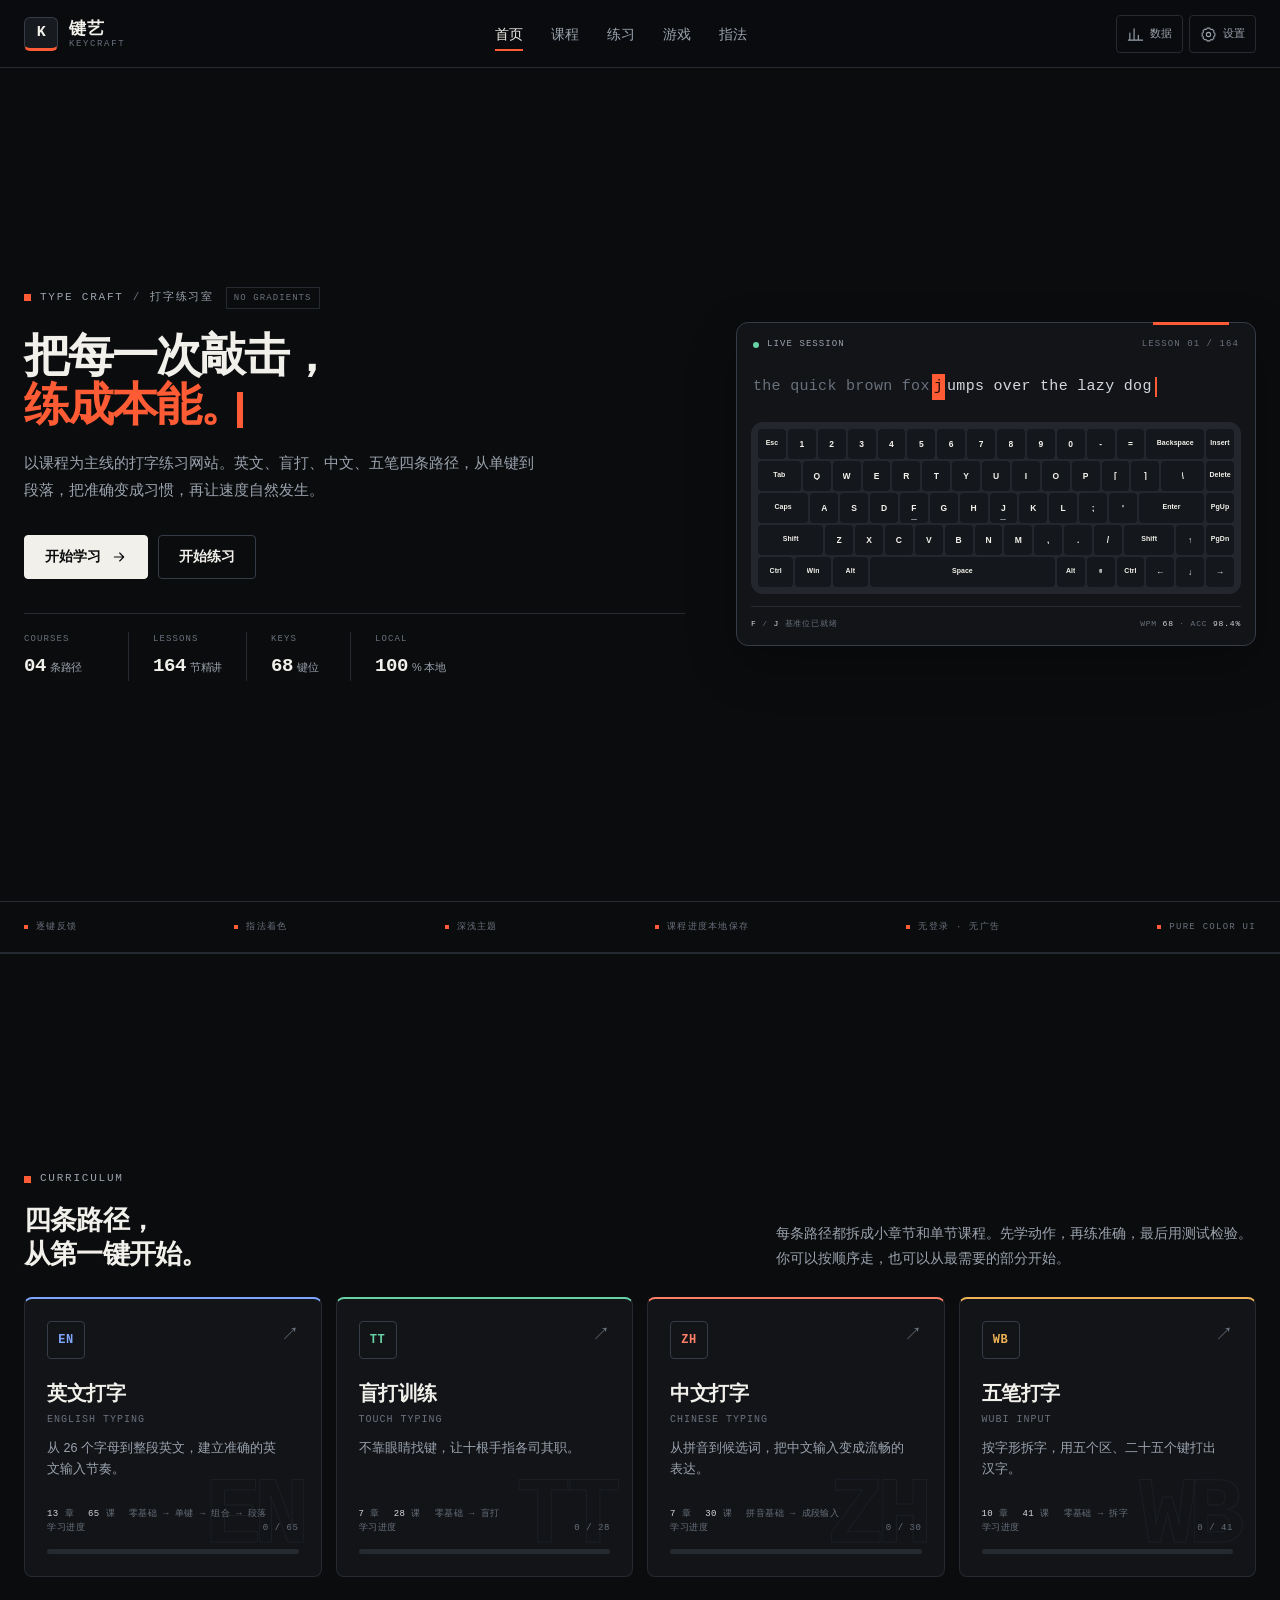
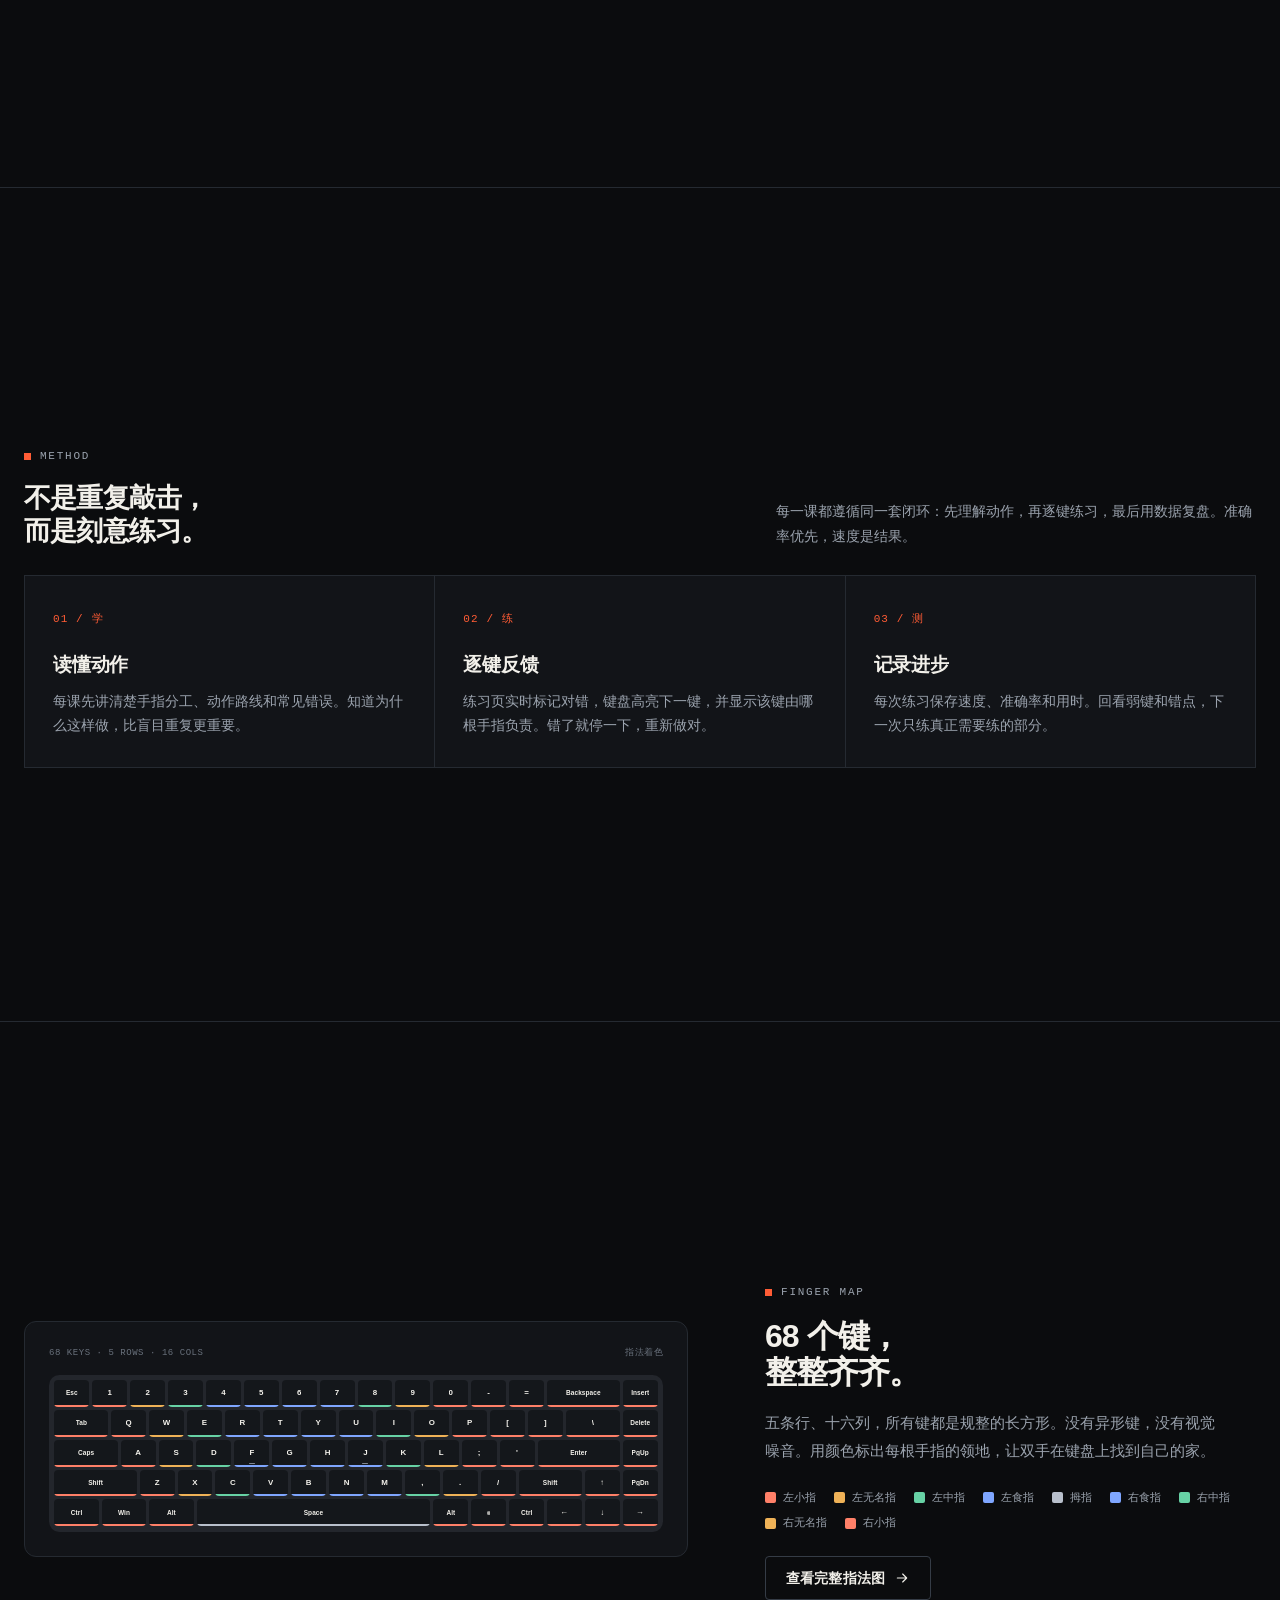
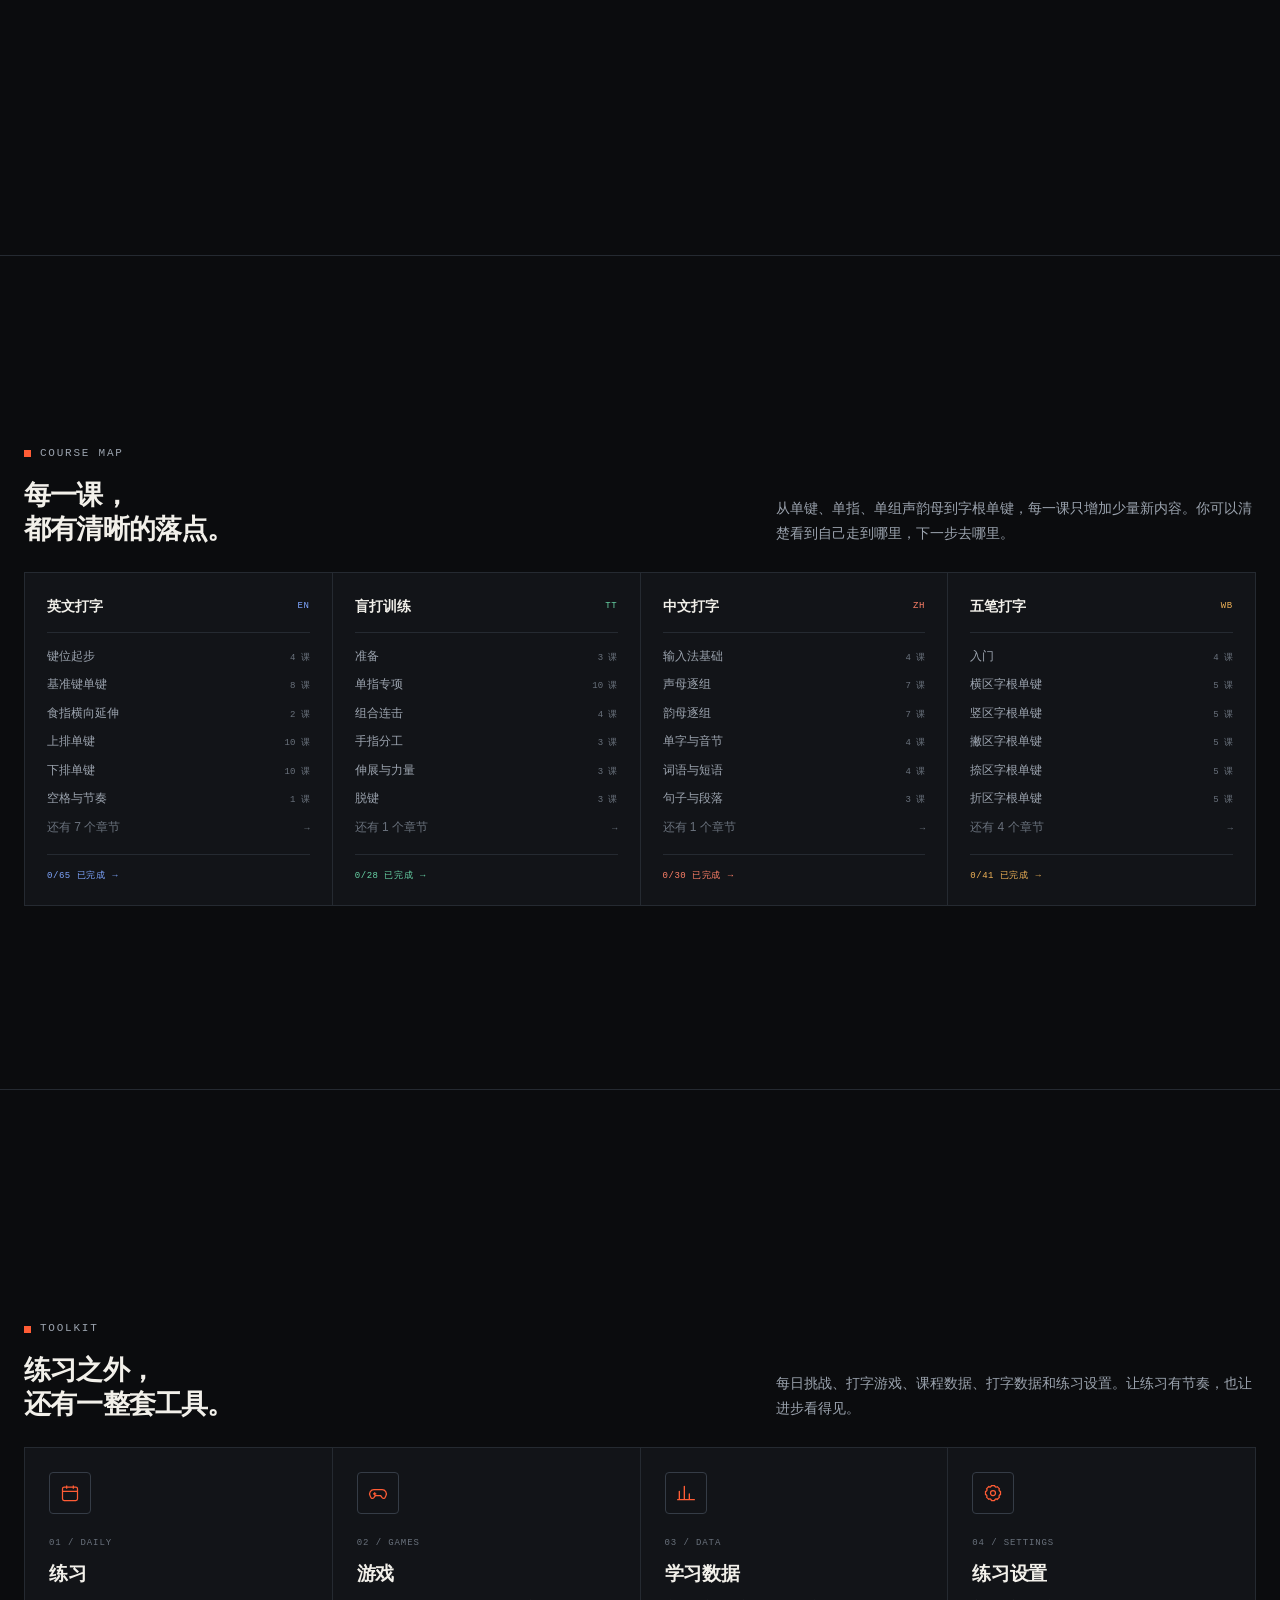
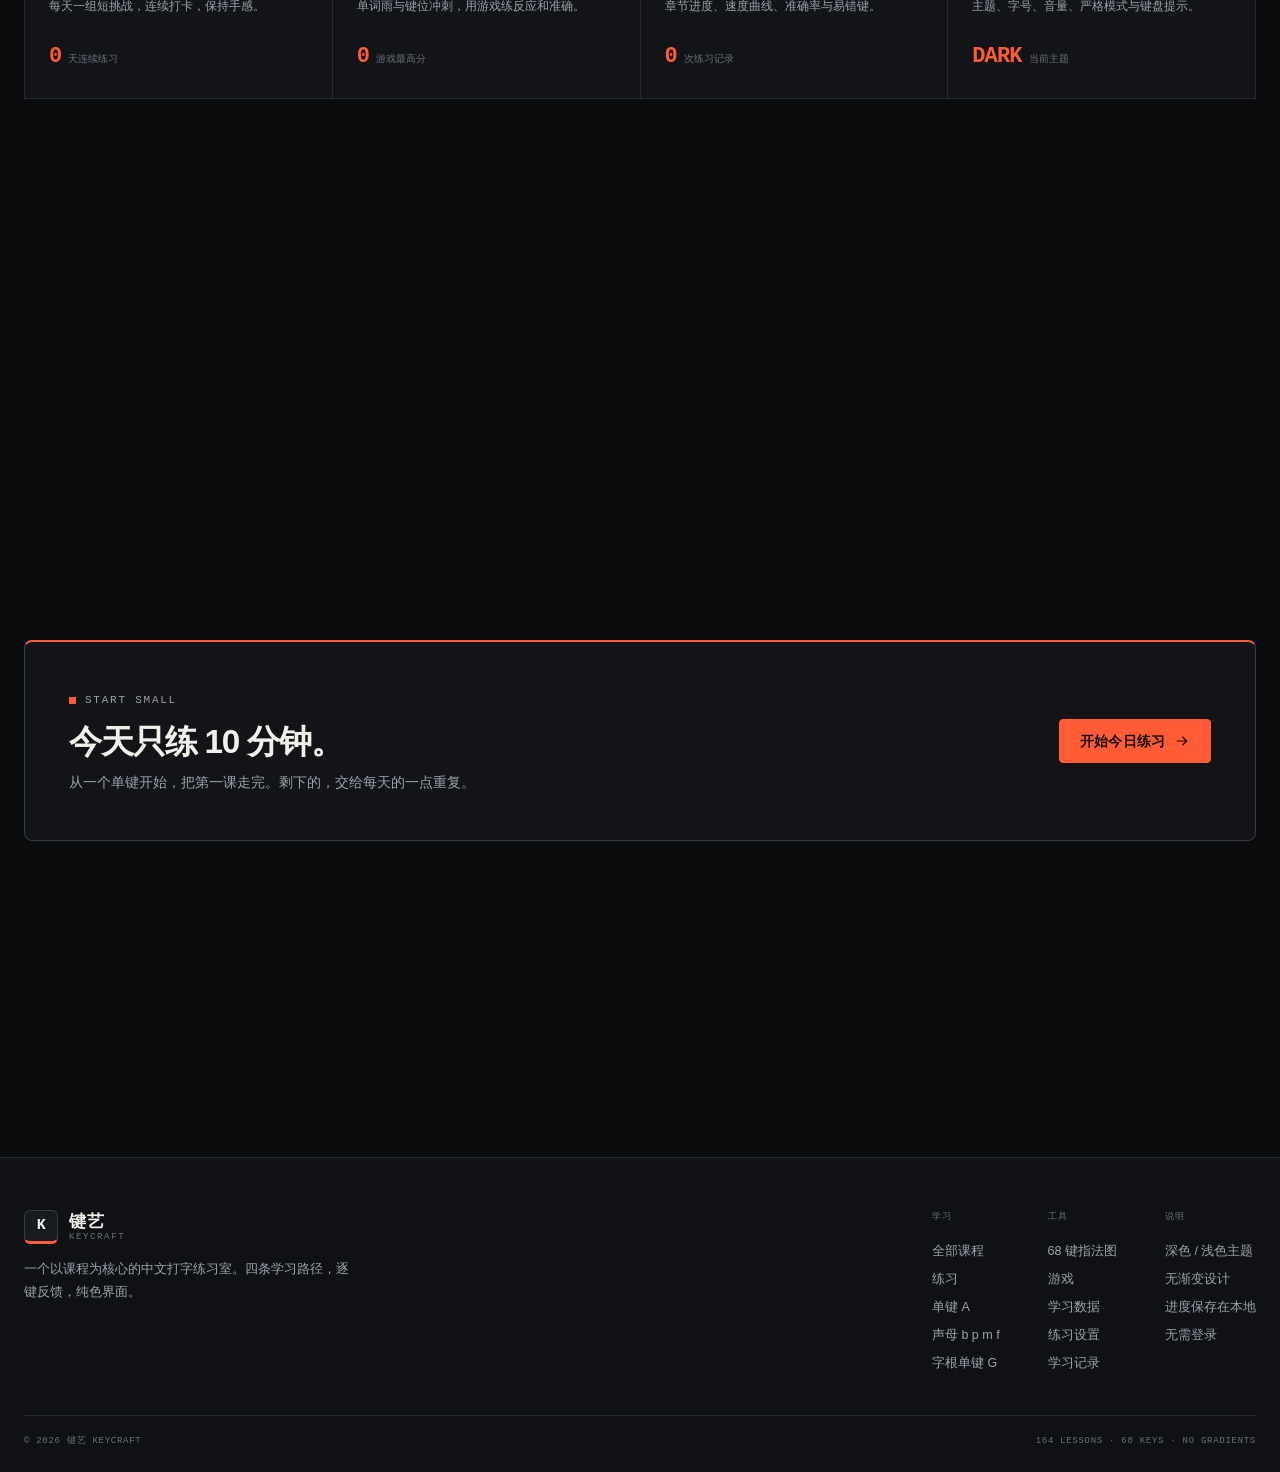
<file: typing-studio/typing.html>
<!doctype html>
<html lang="zh-CN" data-theme="dark">
<head>
  <meta charset="utf-8">
  <meta name="viewport" content="width=device-width, initial-scale=1">
  <meta name="color-scheme" content="dark light">
  <title>键艺 KeyCraft — 打字练习室</title>
  <meta name="description" content="以课程为主线的打字练习网站：英文、盲打、中文、五笔四条路径，68 键指法图，逐键反馈，深色浅色主题，纯色设计。">
  <link rel="icon" href="assets/favicon.svg" type="image/svg+xml">
  <link rel="stylesheet" href="assets/css/style.css">
  <link rel="stylesheet" href="assets/css/base.css">
  <link rel="stylesheet" href="assets/css/practice.css">
  <link rel="stylesheet" href="assets/css/game.css">
  <link rel="stylesheet" href="assets/css/settings.css">
</head>
<body>
  <a class="skip-link" href="#main">跳到主要内容</a>
  <div id="app"></div>

  <script src="assets/js/data.js"></script>
  <script src="assets/js/courses-en.js"></script>
  <script src="assets/js/courses-touch.js"></script>
  <script src="assets/js/courses-zh.js"></script>
  <script src="assets/js/courses-wubi.js"></script>
  <script src="assets/js/courses-expand.js"></script>
  <script src="assets/js/keyboard.js"></script>
  <script src="assets/js/practice.js"></script>
  <script src="assets/js/features.js"></script>
  <script src="assets/js/game.js"></script>
  <script src="assets/js/app.js"></script>
</body>
</html>
</file>
<file: tools/assets/style.css>
/* ============================================================
   拾器 ToolBox — 视觉规范
   单一点缀色 + 暖中性底；衬线标题 / 无衬线界面 / 等宽数据
   不使用渐变、不使用 emoji 图标
   ============================================================ */

:root {
  --bg: #f4f3ee;
  --bg-soft: #efeee8;
  --surface: #fffefb;
  --surface-2: #f9f8f3;
  --surface-3: #f1f0e9;
  --line: #e3e1d8;
  --line-strong: #cfccc0;
  --text: #1b1c18;
  --text-2: #55564d;
  --text-3: #707066;
  --accent: #2d5c4d;
  --accent-hover: #234a3e;
  --accent-2: #4c7f6d;
  --accent-soft: #e7efea;
  --accent-line: #bdd0c6;
  --on-accent: #fdfdf8;
  --good: #2f7a56;
  --warn: #8a641f;
  --err: #a5452f;
  --shadow-sm: 0 1px 2px rgba(27, 28, 24, .05);
  --shadow: 0 20px 44px -24px rgba(27, 28, 24, .38);
  --radius-sm: 8px;
  --radius: 12px;
  --radius-lg: 18px;
  --sidebar-w: 240px;
  --topbar-h: 62px;
  --font-sans: -apple-system, BlinkMacSystemFont, "Segoe UI", "PingFang SC", "Hiragino Sans GB", "Microsoft YaHei", sans-serif;
  --font-serif: "Songti SC", "STSong", "SimSun", "Noto Serif SC", "Source Han Serif SC", serif;
  --font-mono: ui-monospace, SFMono-Regular, "SF Mono", Consolas, "Liberation Mono", monospace;
}

html[data-theme="dark"] {
  --bg: #101210;
  --bg-soft: #141714;
  --surface: #191c18;
  --surface-2: #1d211c;
  --surface-3: #232821;
  --line: rgba(238, 238, 230, .09);
  --line-strong: rgba(238, 238, 230, .18);
  --text: #e9e9e1;
  --text-2: #b2b4a8;
  --text-3: #8a8d80;
  --accent: #93c4ab;
  --accent-hover: #a9d6bf;
  --accent-2: #b8dcc9;
  --accent-soft: rgba(147, 196, 171, .12);
  --accent-line: rgba(147, 196, 171, .4);
  --on-accent: #101310;
  --good: #71c298;
  --warn: #d9ac5f;
  --err: #e08c74;
  --shadow-sm: 0 1px 2px rgba(0, 0, 0, .4);
  --shadow: 0 24px 50px -24px rgba(0, 0, 0, .8);
}

* { box-sizing: border-box; }
html, body { height: 100%; }
/* 原生控件（复选框、取色器、滚动条）跟随站点主题，避免系统深色模式下出现黑方块 */
html[data-theme="light"] { color-scheme: light; }
html[data-theme="dark"] { color-scheme: dark; }
body {
  margin: 0;
  background: var(--bg);
  color: var(--text);
  font-family: var(--font-sans);
  font-size: 14px;
  line-height: 1.65;
  -webkit-font-smoothing: antialiased;
  overflow: hidden;
}
button, input, select, textarea { font: inherit; color: inherit; }
button { cursor: pointer; }
a { color: inherit; text-decoration: none; }
h1, h2, h3, h4, p { margin: 0; }
img { max-width: 100%; }
::selection { background: var(--accent-soft); color: var(--accent); }
:focus-visible { outline: 2px solid var(--accent); outline-offset: 2px; }
::-webkit-scrollbar { width: 10px; height: 10px; }
::-webkit-scrollbar-thumb { background: var(--line-strong); border-radius: 10px; border: 2px solid transparent; background-clip: content-box; }
::-webkit-scrollbar-track { background: transparent; }
.sr-only { position: absolute; width: 1px; height: 1px; overflow: hidden; clip: rect(0 0 0 0); white-space: nowrap; }
.hidden { display: none !important; }
.skip-link {
  position: fixed; top: 8px; left: 8px; z-index: 200;
  background: var(--accent); color: var(--on-accent);
  padding: 8px 14px; border-radius: var(--radius-sm);
  transform: translateY(-160%); transition: transform .18s;
}
.skip-link:focus { transform: translateY(0); }

/* ---------------- 顶栏 ---------------- */
.topbar {
  height: var(--topbar-h);
  position: fixed; inset: 0 0 auto 0; z-index: 50;
  display: flex; align-items: center; gap: 18px;
  padding: 0 22px;
  background: var(--bg);
  border-bottom: 1px solid var(--line);
}
.brand { display: flex; align-items: center; gap: 10px; flex: 0 0 auto; }
.brand-mark {
  width: 30px; height: 30px; border-radius: 9px;
  background: var(--accent);
  display: grid; grid-template-columns: 1fr 1fr; gap: 3px;
  padding: 7px;
}
.brand-mark i { background: var(--on-accent); border-radius: 2px; }
.brand-text { font-size: 15.5px; font-weight: 700; letter-spacing: .4px; white-space: nowrap; }
.brand-text span { font-family: var(--font-mono); font-weight: 500; font-size: 11px; letter-spacing: 1.2px; color: var(--text-3); margin-left: 6px; text-transform: uppercase; }

.searchbox { position: relative; flex: 1 1 auto; max-width: 560px; margin: 0 auto; display: flex; align-items: center; }
.searchbox input {
  width: 100%; height: 38px;
  border-radius: var(--radius-sm);
  padding: 0 74px 0 38px;
  background: var(--surface);
  border: 1px solid var(--line);
  outline: none;
  transition: border-color .18s, box-shadow .18s;
}
.searchbox input::placeholder { color: var(--text-3); }
.searchbox input:focus { border-color: var(--accent); box-shadow: 0 0 0 3px var(--accent-soft); }
.searchbox input::-webkit-search-cancel-button { display: none; }
.search-ico {
  position: absolute; left: 12px; width: 16px; height: 16px;
  fill: none; stroke: var(--text-3); stroke-width: 1.7;
  stroke-linecap: round; stroke-linejoin: round; pointer-events: none;
}
.searchbox kbd {
  position: absolute; right: 10px;
  font-family: var(--font-mono); font-size: 10px; color: var(--text-3);
  border: 1px solid var(--line-strong); border-radius: 4px;
  padding: 1px 6px; pointer-events: none; background: var(--surface-2);
}
.clear-search {
  position: absolute; right: 8px;
  border: 0; background: transparent; color: var(--text-3);
  font-size: 19px; line-height: 1; display: none; padding: 0 5px;
}
.clear-search:hover { color: var(--text); }
.searchbox.has-value kbd { display: none; }
.searchbox.has-value .clear-search { display: block; }

.top-actions { display: flex; align-items: center; gap: 8px; flex: 0 0 auto; }
.top-stat { font-family: var(--font-mono); font-size: 11px; color: var(--text-3); margin-right: 6px; white-space: nowrap; }
.icon-btn {
  width: 34px; height: 34px; border-radius: var(--radius-sm);
  border: 1px solid var(--line); background: var(--surface); color: var(--text-2);
  display: grid; place-items: center; transition: .16s;
}
.icon-btn svg { width: 17px; height: 17px; fill: none; stroke: currentColor; stroke-width: 1.7; stroke-linecap: round; stroke-linejoin: round; }
.icon-btn:hover { color: var(--accent); border-color: var(--accent-line); background: var(--accent-soft); }
.icon-btn.active { color: var(--accent); border-color: var(--accent-line); background: var(--accent-soft); }
html[data-theme="light"] .ico-moon { display: none; }
html[data-theme="dark"] .ico-sun { display: none; }
.menu-btn {
  display: none; border: 0; background: transparent; color: var(--text-2);
  width: 34px; height: 34px; place-items: center; border-radius: var(--radius-sm);
}
.menu-btn svg { width: 20px; height: 20px; fill: none; stroke: currentColor; stroke-width: 1.7; stroke-linecap: round; }

/* ---------------- 布局 ---------------- */
.layout { display: flex; height: 100vh; padding-top: var(--topbar-h); }
.sidebar {
  width: var(--sidebar-w); flex: 0 0 var(--sidebar-w); height: 100%;
  border-right: 1px solid var(--line);
  background: var(--bg-soft);
  display: flex; flex-direction: column; z-index: 30;
}
.side-scroll { flex: 1; overflow-y: auto; padding: 18px 12px 10px; }
.side-label {
  font-family: var(--font-mono); font-size: 10px; letter-spacing: 1.4px;
  color: var(--text-3); font-weight: 600; padding: 8px 12px; text-transform: uppercase;
}
.side-item {
  display: flex; align-items: center; gap: 10px; width: 100%;
  padding: 9px 11px; border: 0; background: transparent;
  border-radius: var(--radius-sm); color: var(--text-2);
  text-align: left; font-size: 13px; margin-bottom: 2px;
  transition: .15s; position: relative;
}
.side-item:hover { background: var(--surface); color: var(--text); }
.side-item.active { background: var(--accent-soft); color: var(--accent); font-weight: 600; }
.side-item.active::before {
  content: ''; position: absolute; left: 0; top: 9px; bottom: 9px;
  width: 2px; border-radius: 2px; background: var(--accent);
}
.side-svg {
  width: 17px; height: 17px; flex: 0 0 17px;
  fill: none; stroke: currentColor; stroke-width: 1.6;
  stroke-linecap: round; stroke-linejoin: round;
}
.side-count { margin-left: auto; font-family: var(--font-mono); font-size: 10.5px; color: var(--text-3); }
.side-item.active .side-count { color: var(--accent); }
.side-sep { height: 1px; background: var(--line); margin: 12px 10px; }
.side-foot { padding: 12px; border-top: 1px solid var(--line); }
.privacy-badge {
  display: flex; gap: 10px; align-items: flex-start;
  padding: 11px; border-radius: var(--radius);
  background: var(--surface); border: 1px solid var(--line);
}
.privacy-badge svg {
  width: 17px; height: 17px; flex: 0 0 17px; margin-top: 1px;
  fill: none; stroke: var(--good); stroke-width: 1.6;
  stroke-linecap: round; stroke-linejoin: round;
}
.privacy-badge b { display: block; font-size: 12px; }
.privacy-badge small { display: block; font-size: 10.5px; color: var(--text-3); line-height: 1.55; margin-top: 2px; }

.main { flex: 1; min-width: 0; height: 100%; overflow-y: auto; }
.view { padding: 0 34px; max-width: 1400px; margin: 0 auto; }
.view-in { animation: view-in .3s cubic-bezier(.2, .7, .25, 1) both; }
@keyframes view-in {
  from { opacity: 0; transform: translateY(8px); }
  to { opacity: 1; transform: none; }
}
@keyframes hero-item {
  from { opacity: 0; transform: translateY(12px); }
  to { opacity: 1; transform: none; }
}
.view-in .hero-copy > * { animation: hero-item .5s cubic-bezier(.2, .7, .25, 1) both; }
.view-in .hero-copy > *:nth-child(1) { animation-delay: .02s; }
.view-in .hero-copy > *:nth-child(2) { animation-delay: .06s; }
.view-in .hero-copy > *:nth-child(3) { animation-delay: .1s; }
.view-in .hero-copy > *:nth-child(4) { animation-delay: .14s; }
.view-in .hero-copy > *:nth-child(5) { animation-delay: .18s; }
.view-in .hero-spec { animation: hero-item .55s .12s cubic-bezier(.2, .7, .25, 1) both; }

/* ---------------- Hero ---------------- */
.hero {
  position: relative; overflow: hidden;
  margin: 26px 0 34px;
  border: 1px solid var(--line);
  border-radius: var(--radius-lg);
  background: var(--surface);
}
.hero-pattern {
  position: absolute; inset: 0; width: 100%; height: 100%;
  color: var(--line-strong); opacity: .55; pointer-events: none;
}
.hero-inner {
  position: relative; z-index: 1;
  display: grid; grid-template-columns: minmax(0, 1.45fr) minmax(260px, .55fr);
  gap: 48px; padding: 48px 48px 42px;
}
.eyebrow {
  display: inline-flex; align-items: center; gap: 8px;
  font-family: var(--font-mono); font-size: 10.5px; letter-spacing: .8px;
  color: var(--accent); background: var(--accent-soft);
  border: 1px solid var(--accent-line);
  padding: 5px 11px; border-radius: 100px;
}
.hero h1 {
  font-family: var(--font-serif);
  font-size: clamp(32px, 3.4vw, 48px);
  line-height: 1.22; letter-spacing: .5px;
  font-weight: 600;
  margin: 20px 0 16px;
}
.h1-em {
  color: var(--accent);
}
.hero-desc { color: var(--text-2); font-size: 13.5px; line-height: 1.95; max-width: 52ch; }
.hero-actions { display: flex; flex-wrap: wrap; gap: 10px; margin-top: 24px; }
.hero-chips { display: flex; flex-wrap: wrap; gap: 8px; margin-top: 20px; }
.hero-chips button {
  border: 1px solid var(--line-strong); background: transparent;
  color: var(--text-2); padding: 6px 13px; border-radius: 100px;
  font-size: 12px; transition: .16s;
}
.hero-chips button:hover { color: var(--accent); border-color: var(--accent); background: var(--accent-soft); }

.hero-spec {
  align-self: start;
  border: 1px solid var(--line);
  border-radius: var(--radius);
  background: var(--surface-2);
  padding: 18px;
}
.spec-head {
  display: flex; justify-content: space-between; align-items: center;
  font-family: var(--font-mono); font-size: 10px; letter-spacing: 1.2px;
  color: var(--text-3); padding-bottom: 12px;
  border-bottom: 1px solid var(--line);
}
.spec-head span:last-child { color: var(--good); }
.hero-stats { display: grid; grid-template-columns: 1fr 1fr; gap: 0; }
.hstat { padding: 14px 0 10px; border-bottom: 1px solid var(--line); }
.hstat:nth-last-child(-n+2) { border-bottom: 0; }
.hstat b {
  display: block;
  font-family: var(--font-serif); font-size: 28px; line-height: 1.15; font-weight: 600;
  font-variant-numeric: tabular-nums;
}
.hstat span { font-size: 11px; color: var(--text-3); }
.hstat.accent b { color: var(--accent); }
.spec-note { font-size: 11px; color: var(--text-3); line-height: 1.7; margin-top: 10px; padding-top: 12px; border-top: 1px solid var(--line); }

/* ---------------- 通用区块标题 ---------------- */
.sec { margin: 0 0 44px; scroll-margin-top: 82px; }
.sec-head {
  display: flex; align-items: baseline; gap: 12px;
  padding-bottom: 14px; margin-bottom: 20px;
  border-bottom: 1px solid var(--line);
}
.sec-no { font-family: var(--font-mono); font-size: 11px; color: var(--accent); letter-spacing: .5px; }
.sec-head h2 { font-family: var(--font-serif); font-size: 21px; font-weight: 600; letter-spacing: .3px; }
.sec-en { font-family: var(--font-mono); font-size: 10px; letter-spacing: 1.4px; color: var(--text-3); }
.sec-clear {
  margin-left: auto; border: 0; background: transparent;
  color: var(--text-3); font-size: 12px; padding: 0;
}
.sec-clear:hover { color: var(--err); }

/* ---------------- 功能介绍 ---------------- */
.feature-grid { display: grid; grid-template-columns: repeat(4, 1fr); gap: 12px; }
.feature {
  border: 1px solid var(--line); border-radius: var(--radius);
  background: var(--surface); padding: 20px 18px;
}
.feat-ico {
  display: grid; place-items: center;
  width: 34px; height: 34px; border-radius: var(--radius-sm);
  background: var(--accent-soft); color: var(--accent);
  margin-bottom: 14px;
}
.feat-ico svg { width: 18px; height: 18px; fill: none; stroke: currentColor; stroke-width: 1.6; stroke-linecap: round; stroke-linejoin: round; }
.feature h3 { font-size: 14px; font-weight: 650; margin-bottom: 7px; }
.feature p { font-size: 12px; color: var(--text-3); line-height: 1.75; }

/* ---------------- 使用说明 ---------------- */
.step-grid { list-style: none; display: grid; grid-template-columns: repeat(3, 1fr); gap: 28px; padding: 0; margin: 0; }
.step { border-top: 1px solid var(--line-strong); padding-top: 16px; }
.step-no { font-family: var(--font-mono); font-size: 11px; color: var(--accent); letter-spacing: .5px; }
.step h3 { font-size: 15px; font-weight: 650; margin: 8px 0 7px; }
.step p { font-size: 12.5px; color: var(--text-2); line-height: 1.85; }

/* ---------------- 分类区块 ---------------- */
.cat-block { margin-bottom: 38px; scroll-margin-top: 82px; }
.cat-head {
  display: flex; align-items: center; gap: 12px;
  padding-bottom: 14px; margin-bottom: 14px;
  border-bottom: 1px solid var(--line);
}
.cat-no { font-family: var(--font-mono); font-size: 10.5px; color: var(--text-3); letter-spacing: .5px; }
.cat-badge {
  width: 32px; height: 32px; border-radius: var(--radius-sm);
  display: grid; place-items: center;
  background: var(--accent-soft); color: var(--accent);
  flex: 0 0 32px;
}
.cat-badge svg { width: 17px; height: 17px; fill: none; stroke: currentColor; stroke-width: 1.7; stroke-linecap: round; stroke-linejoin: round; }
.cat-title { min-width: 0; }
.cat-title h3 { font-size: 16px; font-weight: 650; display: flex; align-items: baseline; gap: 9px; }
.cat-title h3 em { font-style: normal; font-family: var(--font-mono); font-size: 9.5px; letter-spacing: 1.3px; color: var(--text-3); font-weight: 500; }
.cat-title p { font-size: 12px; color: var(--text-3); margin-top: 2px; }
.cat-meta { margin-left: auto; font-family: var(--font-mono); font-size: 11px; color: var(--text-3); white-space: nowrap; }

/* ---------------- 工具卡片 ---------------- */
.tool-grid { display: grid; grid-template-columns: repeat(auto-fill, minmax(208px, 1fr)); gap: 10px; }
.tool-sub { margin-bottom: 24px; }
.tool-sub:last-child { margin-bottom: 0; }
.sub-head {
  display: flex; align-items: center; gap: 10px;
  padding: 0 0 9px; margin-bottom: 10px;
  border-bottom: 1px solid var(--line);
}
.sub-name { font-family: var(--font-mono); font-size: 10.5px; letter-spacing: 1.2px; color: var(--text-2); font-weight: 600; }
.sub-count { margin-left: auto; font-family: var(--font-mono); font-size: 10px; color: var(--text-3); }
.tool-card {
  position: relative;
  display: flex; flex-direction: column;
  min-height: 112px;
  padding: 14px 15px 13px;
  border-radius: var(--radius);
  background: var(--surface);
  border: 1px solid var(--line);
  transition: border-color .16s, box-shadow .18s, transform .18s;
}
.tool-card:hover { border-color: var(--accent-line); box-shadow: var(--shadow-sm); transform: translateY(-2px); }
.tool-card:focus-within { border-color: var(--accent); box-shadow: 0 0 0 3px var(--accent-soft); }
.tc-link { position: absolute; inset: 0; z-index: 1; border-radius: inherit; }
.tc-top { display: flex; align-items: center; gap: 9px; margin-bottom: 8px; }
.tc-ico {
  width: 26px; height: 26px; flex: 0 0 26px; border-radius: 7px;
  display: grid; place-items: center;
  background: var(--surface-3); color: var(--text-2);
}
.tc-ico svg { width: 14px; height: 14px; fill: none; stroke: currentColor; stroke-width: 1.7; stroke-linecap: round; stroke-linejoin: round; }
.tool-card:hover .tc-ico { background: var(--accent-soft); color: var(--accent); }
.tc-name { font-size: 13.5px; font-weight: 650; line-height: 1.35; overflow: hidden; text-overflow: ellipsis; white-space: nowrap; }
.tc-no {
  margin-left: auto; font-family: var(--font-mono);
  font-size: 10px; color: var(--text-3); flex: 0 0 auto;
}
.tc-desc {
  font-size: 11.5px; color: var(--text-3); line-height: 1.6;
  display: -webkit-box; -webkit-line-clamp: 2; -webkit-box-orient: vertical;
  overflow: hidden; flex: 1;
}
.tc-foot { display: flex; align-items: center; gap: 8px; margin-top: 10px; }
.status {
  display: inline-flex; align-items: center; gap: 6px;
  font-size: 10.5px; color: var(--text-3);
}
.status i { width: 5px; height: 5px; border-radius: 50%; background: currentColor; }
.status.ready { color: var(--good); }
.status.soon { color: var(--warn); }
.tc-fav {
  margin-left: auto; z-index: 2;
  width: 26px; height: 26px; border: 0; border-radius: 6px;
  background: transparent; color: var(--text-3);
  display: grid; place-items: center; padding: 0;
  transition: .15s;
}
.tc-fav svg { width: 14px; height: 14px; fill: none; stroke: currentColor; stroke-width: 1.5; stroke-linejoin: round; }
.tc-fav:hover { color: var(--accent); background: var(--accent-soft); }
.tc-fav.on { color: var(--accent); }
.tc-fav.on svg { fill: var(--accent); }

.tool-grid.compact { grid-template-columns: repeat(auto-fill, minmax(190px, 1fr)); }

/* ---------------- 搜索结果 / 空状态 ---------------- */
.list-title {
  display: flex; align-items: baseline; gap: 10px;
  margin: 26px 0 18px; padding-bottom: 14px;
  border-bottom: 1px solid var(--line);
}
.list-title h2 { font-family: var(--font-serif); font-size: 21px; font-weight: 600; }
.list-title span { font-size: 12px; color: var(--text-3); }
.empty-state { text-align: center; padding: 80px 20px; color: var(--text-3); }
.empty-state .es-ico {
  width: 46px; height: 46px; margin: 0 auto 14px;
  display: grid; place-items: center;
  border: 1px solid var(--line); border-radius: 50%; color: var(--text-3);
}
.empty-state .es-ico svg { width: 20px; height: 20px; fill: none; stroke: currentColor; stroke-width: 1.6; stroke-linecap: round; }
.empty-state h3 { color: var(--text); margin: 0 0 8px; font-size: 15px; font-weight: 650; }
.empty-state p { font-size: 12.5px; line-height: 1.8; }

/* ---------------- 工具详情 ---------------- */
.crumbs {
  display: flex; align-items: center; gap: 6px;
  padding: 16px 0 0; font-size: 11px; color: var(--text-3);
  font-family: var(--font-mono); letter-spacing: .2px;
}
.crumbs a { color: var(--text-3); transition: color .15s; }
.crumbs a:hover { color: var(--accent); }
.crumbs span[aria-hidden] { color: var(--line-strong); }
.crumbs span:last-child { color: var(--text-2); }

.tool-head { padding: 10px 0 14px; border-bottom: 1px solid var(--line); margin-bottom: 16px; }
.tool-title-row {
  display: grid; grid-template-columns: 46px minmax(0, 1fr) auto;
  gap: 14px; align-items: center;
}
.tool-ico {
  width: 46px; height: 46px; flex: 0 0 46px; border-radius: 13px;
  display: grid; place-items: center;
  background: var(--accent-soft); border: 1px solid var(--accent-line); color: var(--accent);
}
.tool-ico svg { width: 22px; height: 22px; fill: none; stroke: currentColor; stroke-width: 1.6; stroke-linecap: round; stroke-linejoin: round; }
.tool-title-text { min-width: 0; }
.tool-title-text h2 {
  display: flex; align-items: center; flex-wrap: wrap; gap: 10px;
  font-family: var(--font-serif); font-size: 21px; font-weight: 600;
  line-height: 1.35; letter-spacing: .2px;
}
.tool-cat-tag {
  font-family: var(--font-sans); font-size: 10.5px; font-weight: 500;
  letter-spacing: .2px; color: var(--accent);
  border: 1px solid var(--accent-line); background: var(--accent-soft);
  border-radius: 100px; padding: 1px 9px; white-space: nowrap;
}
.tool-title-text p {
  margin-top: 3px; color: var(--text-2); font-size: 12px; line-height: 1.7;
  display: -webkit-box; -webkit-line-clamp: 2; -webkit-box-orient: vertical; overflow: hidden;
}
.tool-head-actions { margin-left: auto; display: flex; align-items: center; gap: 6px; flex: 0 0 auto; }
.tool-head-actions .btn { padding: 6px 11px; font-size: 11.5px; }
.fav-toggle {
  border: 1px solid var(--line-strong); background: var(--surface);
  color: var(--text-2); border-radius: var(--radius-sm);
  padding: 6px 11px; font-size: 11.5px; white-space: nowrap;
  display: inline-flex; align-items: center; gap: 6px; transition: .16s;
}
.fav-toggle svg {
  width: 13px; height: 13px; fill: none; stroke: currentColor;
  stroke-width: 1.5; stroke-linejoin: round;
}
.fav-toggle:hover { color: var(--accent); border-color: var(--accent); }
.fav-toggle.on { color: var(--accent); border-color: var(--accent-line); background: var(--accent-soft); }
.fav-toggle.on svg { fill: currentColor; }
.tool-meta {
  display: flex; align-items: center; flex-wrap: wrap;
  margin-top: 9px; padding-left: 60px;
  font-family: var(--font-mono); font-size: 10px; color: var(--text-3); letter-spacing: .2px;
}
.tool-meta .meta-item { display: inline-flex; align-items: center; gap: 5px; }
.tool-meta .meta-item + .meta-item::before {
  content: '/'; margin: 0 8px; color: var(--line-strong);
}
.tool-meta .meta-item.is-ready { color: var(--good); }
.tool-meta .meta-item.is-soon, .tool-meta .meta-item.is-net { color: var(--warn); }
.tool-meta a.meta-item:hover { color: var(--accent); }

/* 工具页主体：分栏卡片 + 说明折页 */
.tool-layout { display: block; }
.tool-panel {
  background: var(--surface);
  border: 1px solid var(--line);
  border-radius: var(--radius-lg);
  padding: 18px;
  min-height: 220px;
}
.tool-panel.panel-plain { background: transparent; border: 0; padding: 0; min-height: 0; }

/* 说明区：三段等宽折页，一次成组，避免零散卡片 */
.tool-aside { margin-top: 16px; }
.tool-doc {
  display: grid; grid-template-columns: 1.02fr 1.24fr .94fr;
  background: var(--surface);
  border: 1px solid var(--line);
  border-radius: var(--radius-lg);
  overflow: hidden;
}
.doc-col { padding: 16px 18px 18px; min-width: 0; }
.doc-col + .doc-col { border-left: 1px solid var(--line); }
.doc-col h3 {
  display: flex; align-items: baseline; gap: 7px;
  font-size: 12.5px; font-weight: 650; letter-spacing: .2px;
  margin-bottom: 10px;
}
.doc-col h3 span {
  font-family: var(--font-mono); font-size: 9.5px; font-weight: 600;
  letter-spacing: 1px; color: var(--accent);
}
.aside-text { font-size: 12px; color: var(--text-2); line-height: 1.85; margin-bottom: 8px; }
.aside-text:last-child { margin-bottom: 0; }
.aside-steps { margin: 0; padding: 0 0 0 18px; counter-reset: step; list-style: none; }
.aside-steps li {
  position: relative; font-size: 11.5px; color: var(--text-2);
  line-height: 1.8; padding-bottom: 8px; counter-increment: step;
}
.aside-steps li::before {
  content: counter(step, decimal-leading-zero);
  position: absolute; left: -18px;
  font-family: var(--font-mono); font-size: 9.5px; color: var(--accent);
  top: 2px;
}
.aside-note {
  margin-top: 10px; padding: 9px 11px;
  background: var(--surface-2);
  border: 1px solid var(--line);
  border-left: 2px solid var(--warn);
  border-radius: 0 var(--radius-sm) var(--radius-sm) 0;
}
.aside-note b { display: block; font-size: 10.5px; color: var(--warn); margin-bottom: 2px; }
.aside-note p { font-size: 11px; color: var(--text-3); line-height: 1.75; }
.aside-privacy {
  display: flex; gap: 8px; align-items: flex-start;
  margin-top: 12px; padding-top: 10px; border-top: 1px solid var(--line);
}
.aside-privacy svg { width: 14px; height: 14px; flex: 0 0 14px; margin-top: 2px; fill: none; stroke: var(--good); stroke-width: 1.6; stroke-linecap: round; stroke-linejoin: round; }
.aside-privacy p { font-size: 10.5px; color: var(--text-3); line-height: 1.7; }
.aside-params { margin-top: 12px; padding-top: 10px; border-top: 1px solid var(--line); }
.aside-params summary {
  display: flex; align-items: center; gap: 6px; cursor: pointer;
  font-family: var(--font-mono); font-size: 9.5px; letter-spacing: 1px;
  color: var(--text-2); list-style: none;
}
.aside-params summary::-webkit-details-marker { display: none; }
.aside-params summary::before { content: '+'; color: var(--accent); font-size: 12px; }
.aside-params[open] summary::before { content: '−'; }
.param-list { display: flex; flex-direction: column; gap: 7px; margin-top: 9px; }
.param-row {
  display: grid; grid-template-columns: 1fr auto; gap: 2px 8px;
  padding-bottom: 7px; border-bottom: 1px dashed var(--line);
}
.param-row:last-child { border-bottom: 0; padding-bottom: 0; }
.param-name { font-size: 11px; color: var(--text-2); font-weight: 600; }
.param-type { font-family: var(--font-mono); font-size: 9px; color: var(--text-3); text-align: right; }
.param-def { grid-column: 1 / -1; font-family: var(--font-mono); font-size: 9.5px; color: var(--text-3); line-height: 1.55; overflow-wrap: anywhere; }
.param-def em { display: block; font-style: normal; color: var(--text-3); opacity: .82; }

/* 同类工具：紧凑条目 */
.related { margin: 22px 0 40px; }
.related h4 {
  font-family: var(--font-mono); font-size: 10px; letter-spacing: 1.2px;
  color: var(--text-3); font-weight: 600; text-transform: uppercase;
  margin-bottom: 10px;
}
.rel-grid { display: grid; grid-template-columns: repeat(auto-fill, minmax(196px, 1fr)); gap: 8px; }
.rel-item {
  display: flex; align-items: center; gap: 9px;
  padding: 8px 11px; border: 1px solid var(--line);
  border-radius: 10px; background: var(--surface);
  transition: border-color .16s, background-color .16s, transform .16s;
  min-width: 0;
}
.rel-item:hover { border-color: var(--accent-line); background: var(--accent-soft); transform: translateY(-1px); }
.rel-ico {
  width: 26px; height: 26px; flex: 0 0 26px; border-radius: 7px;
  display: grid; place-items: center;
  background: var(--surface-2); border: 1px solid var(--line); color: var(--text-2);
}
.rel-ico svg { width: 14px; height: 14px; fill: none; stroke: currentColor; stroke-width: 1.7; stroke-linecap: round; stroke-linejoin: round; }
.rel-name { font-size: 12px; font-weight: 600; overflow: hidden; text-overflow: ellipsis; white-space: nowrap; }
.rel-go { margin-left: auto; font-family: var(--font-mono); font-size: 10px; color: var(--text-3); }
.rel-item:hover .rel-go { color: var(--accent); }

/* ---------------- 工具页工作区：左参数 / 右预览 ---------------- */
.ws { min-width: 0; }
.ws-split {
  display: grid;
  grid-template-columns: minmax(300px, 390px) minmax(0, 1fr);
  gap: 16px; align-items: start;
}
.ws-col {
  min-width: 0; display: flex; flex-direction: column;
  background: var(--surface); border: 1px solid var(--line);
  border-radius: var(--radius-lg); overflow: hidden;
}
.ws-split .ws-col {
  position: sticky; top: 10px;
  max-height: calc(100vh - var(--topbar-h) - 30px);
}
.ws-bar {
  flex: 0 0 auto;
  display: flex; align-items: center; gap: 10px;
  padding: 9px 14px;
  background: var(--surface-2);
  border-bottom: 1px solid var(--line);
}
.ws-bar-title { font-size: 12px; font-weight: 650; letter-spacing: .2px; color: var(--text); }
.ws-bar-meta {
  font-family: var(--font-mono); font-size: 9.5px; letter-spacing: .4px;
  color: var(--text-3);
}
.ws-bar-btn {
  margin-left: auto; border: 1px solid var(--line); background: var(--surface);
  color: var(--text-2); font-size: 11px; padding: 3px 10px; border-radius: 100px;
  transition: .15s;
}
.ws-bar-btn:hover { color: var(--accent); border-color: var(--accent); background: var(--accent-soft); }
.ws-bar-out .ws-out-stat { margin-left: auto; }
.ws-out-stat { font-family: var(--font-mono); font-size: 9.5px; letter-spacing: .3px; color: var(--text-3); }
.ws-out-stat.is-err { color: var(--err); }
.ws-body {
  flex: 1 1 auto; min-height: 0;
  overflow: auto; overscroll-behavior: contain;
  padding: 14px;
}
.ws-out .tool-results { margin-top: 0; gap: 12px; }
.ws-out.is-fresh .result-card { animation: ws-in .28s cubic-bezier(.2, .7, .25, 1) both; }
.ws-out.is-fresh .tool-results > *:nth-child(2) { animation-delay: .04s; }
@keyframes ws-in {
  from { opacity: 0; transform: translateY(4px); }
  to { opacity: 1; transform: none; }
}
.ws-tabs { display: none; }
.ws-dot { width: 6px; height: 6px; border-radius: 50%; background: var(--accent); display: inline-block; }
.ws-dot[hidden] { display: none; }
/* 自定义面板里沿用同样的栏头样式 */
.ws-out-bar {
  display: flex; align-items: center; justify-content: space-between; gap: 10px;
  padding: 9px 14px; border-bottom: 1px solid var(--line); background: var(--surface-2);
}
.ws-out-title {
  font-family: var(--font-sans); font-size: 12px; font-weight: 650; letter-spacing: .2px;
  color: var(--text);
}

/* 单字段清空按钮与快捷值 */
.ctrl-wrap { position: relative; display: block; }
.ctrl-wrap input, .ctrl-wrap textarea { padding-right: 32px; }
.ctrl-clear {
  position: absolute; right: 5px; top: 50%; transform: translateY(-50%);
  width: 23px; height: 23px; display: grid; place-items: center;
  border: 0; border-radius: 50%; background: transparent;
  color: var(--text-3); font-size: 16px; line-height: 1; padding: 0;
  opacity: 0; transition: opacity .14s, color .14s, background-color .14s;
}
.ctrl-wrap-area .ctrl-clear { top: 7px; transform: none; }
.ctrl-wrap:hover .ctrl-clear, .ctrl-wrap:focus-within .ctrl-clear { opacity: 1; }
.ctrl-clear:hover { color: var(--err); background: var(--surface-3); }
.field-presets { display: flex; flex-wrap: wrap; gap: 6px; margin-top: 7px; }
.preset-chip {
  border: 1px solid var(--line); background: var(--surface-2);
  color: var(--text-3); border-radius: 100px;
  padding: 3px 10px; font-size: 11px; transition: .15s;
}
.preset-chip:hover { color: var(--accent); border-color: var(--accent); background: var(--accent-soft); }

/* ---------------- 表单 ---------------- */
.form-grid { display: grid; grid-template-columns: repeat(auto-fit, minmax(230px, 1fr)); gap: 16px; }
.field.wide { grid-column: 1 / -1; }
.field > label {
  display: flex; align-items: baseline; gap: 8px;
  font-size: 12px; font-weight: 600; color: var(--text-2); margin-bottom: 7px;
}
.field > label em { font-style: normal; font-size: 10.5px; font-weight: 400; color: var(--text-3); }
.field input[type=text], .field input[type=number], .field input[type=date],
.field input[type=datetime-local], .field input[type=time], .field input[type=password],
.field select, .field textarea {
  width: 100%; background: var(--surface-2);
  border: 1px solid var(--line); border-radius: var(--radius-sm);
  padding: 9px 11px; outline: none; font-size: 13px;
  transition: border-color .16s, box-shadow .16s; color: var(--text);
}
.field textarea {
  resize: vertical; min-height: 92px; line-height: 1.65;
  font-family: var(--font-mono); font-size: 12.5px;
}
.field input:focus, .field select:focus, .field textarea:focus {
  border-color: var(--accent); box-shadow: 0 0 0 3px var(--accent-soft);
}
.field select {
  appearance: none;
  background-image: url("data:image/svg+xml,%3Csvg xmlns='http://www.w3.org/2000/svg' width='12' height='12' viewBox='0 0 24 24' fill='none' stroke='%238a8a7e' stroke-width='2' stroke-linecap='round'%3E%3Cpath d='M6 9l6 6 6-6'/%3E%3C/svg%3E");
  background-repeat: no-repeat;
  background-position: right 12px center;
  padding-right: 32px;
}
.field select option { background: var(--surface); color: var(--text); }
.switch { display: inline-flex; align-items: center; gap: 9px; cursor: pointer; }
.switch input { display: none; }
.switch-track {
  width: 36px; height: 20px; border-radius: 100px;
  background: var(--surface-3); border: 1px solid var(--line-strong);
  position: relative; transition: .2s;
}
.switch-track::after {
  content: ''; position: absolute; top: 2px; left: 2px;
  width: 14px; height: 14px; border-radius: 50%;
  background: var(--text-3); transition: .2s;
}
.switch input:checked + .switch-track { background: var(--accent); border-color: var(--accent); }
.switch input:checked + .switch-track::after { left: 18px; background: var(--on-accent); }
.switch-label { font-size: 12px; color: var(--text-2); }
.color-field { display: flex; gap: 8px; align-items: center; }
.color-field input[type=color] {
  width: 42px; height: 38px; padding: 2px;
  border: 1px solid var(--line); border-radius: var(--radius-sm);
  background: var(--surface-2); cursor: pointer;
}
.color-field .color-hex {
  flex: 1; background: var(--surface-2); border: 1px solid var(--line);
  border-radius: var(--radius-sm); padding: 8px 10px; outline: none;
  font-family: var(--font-mono); font-size: 12px;
}
.range-field { display: flex; align-items: center; gap: 10px; }
.range-field input[type=range] { flex: 1; min-width: 0; accent-color: var(--accent); }
.range-field output {
  min-width: 40px; text-align: right; font-variant-numeric: tabular-nums;
  font-family: var(--font-mono); font-size: 11.5px; color: var(--accent); font-weight: 600;
}
.range-field input[type=number] {
  width: 70px; flex: 0 0 70px;
  background: var(--surface-2); border: 1px solid var(--line);
  border-radius: 7px; padding: 5px 7px;
  font-family: var(--font-mono); font-size: 11.5px; color: var(--text);
  text-align: right; outline: none;
}
.range-field input[type=number]:focus { border-color: var(--accent); box-shadow: 0 0 0 3px var(--accent-soft); }
.file-drop {
  display: flex; align-items: center; gap: 10px; flex-wrap: wrap;
  border: 1px dashed var(--line-strong); border-radius: var(--radius-sm);
  padding: 12px; background: var(--surface-2); transition: .16s;
}
.file-drop.drag { border-color: var(--accent); background: var(--accent-soft); }
.file-drop input[type=file] { display: none; }
.file-btn {
  background: var(--surface); border: 1px solid var(--line-strong);
  border-radius: 7px; padding: 6px 12px; font-size: 12px;
  cursor: pointer; white-space: nowrap; transition: .15s;
}
.file-btn:hover { border-color: var(--accent); color: var(--accent); }
.file-names { font-size: 11.5px; color: var(--text-3); overflow: hidden; text-overflow: ellipsis; white-space: nowrap; max-width: 100%; }
.file-clear {
  border: 0; background: transparent; color: var(--text-3);
  font-size: 11.5px; padding: 2px 4px; margin-left: auto;
  text-decoration: underline; text-underline-offset: 2px;
}
.file-clear:hover { color: var(--err); }
.form-actions {
  display: flex; gap: 10px; flex-wrap: wrap;
  margin-top: 20px; padding-top: 18px; border-top: 1px solid var(--line);
}

/* ---------------- 按钮 ---------------- */
.btn {
  display: inline-flex; align-items: center; justify-content: center; gap: 7px;
  border-radius: var(--radius-sm); padding: 9px 16px;
  font-size: 12.5px; font-weight: 600;
  border: 1px solid transparent; transition: .16s; white-space: nowrap;
}
.btn-primary { background: var(--accent); color: var(--on-accent); }
.btn-primary:hover { background: var(--accent-hover); }
.btn-ghost { background: var(--surface); border-color: var(--line-strong); color: var(--text-2); }
.btn-ghost:hover { color: var(--accent); border-color: var(--accent); }
.btn-sm { padding: 7px 12px; font-size: 12px; }
.btn:disabled { opacity: .55; cursor: wait; }
.btn-run { min-width: 132px; }
.btn-run.loading span::before {
  content: ''; display: inline-block; width: 11px; height: 11px;
  margin-right: 7px; vertical-align: -1px;
  border: 2px solid currentColor; border-top-color: transparent; border-radius: 50%;
  animation: ds-spin .7s linear infinite;
}
.btn-run.loading span::after { content: ' …'; }
@keyframes ds-spin { to { transform: rotate(360deg); } }

/* ---------------- 结果区 ---------------- */
.tool-results { margin-top: 22px; display: flex; flex-direction: column; gap: 14px; }
.tool-results:empty { display: none; }
.hint-empty {
  padding: 30px; text-align: center; color: var(--text-3); font-size: 12.5px;
  border: 1px dashed var(--line-strong); border-radius: var(--radius);
}
.result-card {
  border: 1px solid var(--line); border-radius: var(--radius);
  overflow: hidden; background: var(--surface-2);
}
.result-head {
  display: flex; align-items: center; justify-content: space-between; gap: 12px;
  padding: 9px 13px; border-bottom: 1px solid var(--line);
  background: var(--surface-3); font-size: 12px; font-weight: 650; color: var(--text-2);
}
.result-actions { display: flex; gap: 7px; flex-wrap: wrap; }
.result-actions .btn { padding: 5px 11px; font-size: 11.5px; }
.result-body { padding: 14px; }
.code-out {
  margin: 0; padding: 13px;
  background: var(--surface); border: 1px solid var(--line); border-radius: var(--radius-sm);
  font-family: var(--font-mono); font-size: 12.5px; line-height: 1.7;
  white-space: pre-wrap; word-break: break-all;
  max-height: 460px; overflow: auto; color: var(--text);
}
.kv-grid { display: grid; grid-template-columns: minmax(110px, auto) 1fr; border: 1px solid var(--line); border-radius: var(--radius-sm); overflow: hidden; }
.kv-k, .kv-v { padding: 9px 12px; border-bottom: 1px solid var(--line); font-size: 12.5px; }
.kv-k { background: var(--surface-3); color: var(--text-3); font-weight: 600; }
.kv-v { color: var(--text); font-variant-numeric: tabular-nums; word-break: break-all; }
.kv-grid > :nth-last-child(-n+2) { border-bottom: 0; }
.table-scroll { overflow: auto; max-height: 520px; border: 1px solid var(--line); border-radius: var(--radius-sm); }
.data-table { width: 100%; border-collapse: collapse; font-size: 12.5px; }
.data-table th {
  position: sticky; top: 0; background: var(--surface-3);
  text-align: left; padding: 9px 12px; font-weight: 650;
  color: var(--text-2); border-bottom: 1px solid var(--line); white-space: nowrap;
}
.data-table td { padding: 8px 12px; border-bottom: 1px solid var(--line); font-variant-numeric: tabular-nums; }
.data-table tr:last-child td { border-bottom: 0; }
.data-table tbody tr:hover { background: var(--surface); }
.image-out {
  text-align: center; background: var(--surface-3);
  border-radius: var(--radius-sm); padding: 12px; border: 1px solid var(--line);
}
.image-out img { max-width: 100%; max-height: 480px; object-fit: contain; border-radius: 4px; background: var(--surface); }
.thumbs { display: grid; grid-template-columns: repeat(auto-fill, minmax(140px, 1fr)); gap: 12px; }
.thumb { border: 1px solid var(--line); border-radius: var(--radius-sm); padding: 8px; background: var(--surface); text-align: center; }
.thumb img { width: 100%; height: 96px; object-fit: contain; background: var(--surface-2); border-radius: 5px; }
.thumb span { display: block; font-size: 10.5px; color: var(--text-3); margin: 6px 0; overflow: hidden; text-overflow: ellipsis; white-space: nowrap; }
.thumb .btn { width: 100%; padding: 5px; font-size: 11px; }
.file-list { display: flex; flex-direction: column; gap: 8px; }
.file-row { display: flex; align-items: center; gap: 10px; padding: 9px 11px; border: 1px solid var(--line); border-radius: var(--radius-sm); background: var(--surface); }
.file-ico { position: relative; width: 14px; height: 18px; flex: 0 0 14px; border: 1.4px solid var(--text-3); border-radius: 2px; }
.file-ico::after {
  content: ''; position: absolute; left: 2.5px; right: 2.5px; top: 5px; height: 1px;
  background: var(--text-3); box-shadow: 0 4px 0 var(--text-3);
}
.file-nm { flex: 1; font-size: 12.5px; overflow: hidden; text-overflow: ellipsis; white-space: nowrap; }
.file-sz { font-family: var(--font-mono); font-size: 10.5px; color: var(--text-3); }
.note {
  padding: 12px 14px; border-radius: var(--radius-sm);
  font-size: 12.5px; border: 1px solid var(--line);
  background: var(--surface-2); color: var(--text-2); line-height: 1.8;
}
.note.warn { border-color: var(--warn); background: var(--surface-2); color: var(--warn); }
.note.err { border-color: var(--err); background: var(--surface-2); color: var(--err); }
.note.ok { border-color: var(--good); background: var(--surface-2); color: var(--good); }
.html-out { font-size: 13px; line-height: 1.8; }
.html-out h1, .html-out h2, .html-out h3 { margin: .6em 0 .4em; }
.html-out pre { background: var(--surface); padding: 12px; border-radius: var(--radius-sm); overflow: auto; }
.html-out table { border-collapse: collapse; }
.html-out td, .html-out th { border: 1px solid var(--line-strong); padding: 6px 10px; }
.html-out blockquote { border-left: 2px solid var(--accent); margin: 10px 0; padding: 4px 12px; color: var(--text-2); }
.coming { text-align: center; padding: 54px 20px; }
.coming-label {
  display: inline-block; font-family: var(--font-mono); font-size: 10px;
  letter-spacing: 1.4px; color: var(--warn);
  border: 1px solid var(--warn); border-radius: 100px; padding: 3px 10px;
}
.coming h2 { margin: 14px 0 10px; font-family: var(--font-serif); font-size: 22px; font-weight: 600; }
.coming p { color: var(--text-3); line-height: 1.9; margin-bottom: 22px; font-size: 12.5px; }
.coming b { color: var(--accent); }

/* ---------------- 自定义面板 / 小游戏 / 画布 ---------------- */
.custom-pane { display: flex; flex-direction: column; gap: 16px; }
.cp-row { display: flex; gap: 10px; flex-wrap: wrap; align-items: center; }
.cp-row input[type=text], .cp-row input[type=number], .cp-row select, .cp-row textarea {
  background: var(--surface-2); border: 1px solid var(--line);
  border-radius: var(--radius-sm); padding: 8px 10px; outline: none; font-size: 12.5px;
}
.cp-row textarea { width: 100%; min-height: 90px; resize: vertical; font-family: var(--font-mono); }
.cp-label { font-size: 12px; color: var(--text-3); }
.cp-canvas-wrap {
  background: var(--surface-2); border: 1px solid var(--line);
  border-radius: var(--radius); padding: 12px; overflow: auto; text-align: center;
}
.cp-canvas-wrap canvas { max-width: 100%; border-radius: 4px; background: #fff; box-shadow: var(--shadow-sm); }
.cp-note { font-size: 11.5px; color: var(--text-3); }
.game-board { display: inline-grid; gap: 4px; background: var(--surface-3); padding: 6px; border-radius: var(--radius); }
.game-cell {
  display: grid; place-items: center; border-radius: 5px;
  background: var(--surface); border: 1px solid var(--line);
  font-weight: 700; user-select: none; transition: .12s;
}
.game-cell.clickable { cursor: pointer; }
.game-cell.clickable:hover { background: var(--accent-soft); border-color: var(--accent); }
.game-center { text-align: center; }
.game-score { display: flex; gap: 22px; justify-content: center; margin-bottom: 14px; }
.game-score b { display: block; font-family: var(--font-mono); font-size: 20px; color: var(--accent); font-variant-numeric: tabular-nums; }
.game-score span { font-size: 11px; color: var(--text-3); }

/* 网站分享：平台管理面板 */
.share-panel {
  margin-top: 16px; border: 1px solid var(--line);
  border-radius: var(--radius); background: var(--surface); overflow: hidden;
}
.share-panel-head {
  display: flex; align-items: center; gap: 10px;
  padding: 10px 14px; border-bottom: 1px solid var(--line);
  background: var(--surface-2);
}
.share-panel-head b { font-size: 12.5px; }
.share-panel-actions { margin-left: auto; }
.share-list { max-height: 270px; overflow: auto; }
.share-row { display: flex; align-items: center; gap: 10px; padding: 8px 14px; border-bottom: 1px solid var(--line); }
.share-row:last-child { border-bottom: 0; }
.share-row.is-off { opacity: .5; }
.share-row-main { min-width: 0; flex: 1 1 auto; }
.share-row-main b { display: block; font-size: 12px; }
.share-tpl {
  display: block; font-family: var(--font-mono); font-size: 9.5px; color: var(--text-3);
  overflow: hidden; text-overflow: ellipsis; white-space: nowrap;
}
.share-row-ops { display: flex; gap: 4px; flex-wrap: wrap; justify-content: flex-end; }
.share-op {
  border: 1px solid var(--line); background: var(--surface); color: var(--text-2);
  font-size: 10.5px; padding: 2px 7px; border-radius: 6px; transition: .15s;
}
.share-op:hover { border-color: var(--accent); color: var(--accent); }
.share-op:disabled { opacity: .35; cursor: default; }
.share-op.is-danger:hover { border-color: var(--err); color: var(--err); }
.share-form { padding: 12px 14px; border-top: 1px solid var(--line); background: var(--surface-2); }
.share-form-title {
  font-family: var(--font-mono); font-size: 9.5px; letter-spacing: 1.2px;
  color: var(--text-3); margin-bottom: 8px; text-transform: uppercase;
}
.share-form input[type=text] {
  background: var(--surface); border: 1px solid var(--line);
  border-radius: 7px; padding: 7px 9px; font-size: 12px; outline: none;
}
.share-form input[type=color] {
  width: 32px; height: 32px; padding: 1px;
  border: 1px solid var(--line); border-radius: 7px; background: var(--surface); cursor: pointer;
}
.share-form code {
  font-family: var(--font-mono); font-size: 10.5px;
  background: var(--surface-3); border-radius: 4px; padding: 1px 4px;
}

/* ---------------- 视力自测 ---------------- */
.eye-stage {
  display: flex; flex-direction: column; align-items: center; gap: 14px;
  padding: 22px 16px 16px;
  background: var(--surface-2); border: 1px solid var(--line);
  border-radius: var(--radius);
}
.eye-target {
  font-family: var(--font-sans); font-weight: 700; color: var(--text);
  line-height: 1; height: 190px; width: 100%;
  display: grid; place-items: center;
  user-select: none;
  transition: font-size .18s ease, transform .18s ease, opacity .18s ease;
}
.eye-progress {
  width: min(360px, 100%); height: 5px; border-radius: 4px;
  background: var(--surface-3); overflow: hidden;
}
.eye-progress i { display: block; height: 100%; width: 0; background: var(--accent); transition: width .2s ease; }
.eye-result-grid { display: grid; grid-template-columns: repeat(3, 1fr); gap: 8px; margin-top: 8px; }
.eye-result-grid > div { border: 1px solid var(--line); background: var(--surface-2); border-radius: 8px; padding: 8px 10px; }
.eye-result-grid span { display: block; font-size: 10px; color: var(--text-3); }
.eye-result-grid b { font-family: var(--font-mono); font-size: 16px; color: var(--accent); }
@media (max-width: 620px) {
  .eye-target { height: 150px; }
  .eye-result-grid { grid-template-columns: 1fr 1fr; }
}

/* ---------------- 随机分组 / 番茄钟 ---------------- */
.rg-groups { display: grid; grid-template-columns: repeat(auto-fill, minmax(200px, 1fr)); gap: 10px; }
.rg-group { border: 1px solid var(--line); border-radius: 10px; background: var(--surface-2); overflow: hidden; }
.rg-head {
  display: flex; align-items: baseline; justify-content: space-between; gap: 8px;
  padding: 8px 11px; border-bottom: 1px solid var(--line); background: var(--surface-3);
}
.rg-head span { font-size: 11.5px; font-weight: 650; }
.rg-head b { font-family: var(--font-mono); font-size: 10px; color: var(--accent); font-weight: 600; }
.rg-members { display: flex; flex-wrap: wrap; gap: 5px; padding: 10px 11px; }
.rg-members span {
  font-size: 11.5px; border: 1px solid var(--line); border-radius: 100px;
  padding: 2px 9px; background: var(--surface); color: var(--text-2);
}
.pd-mode {
  border: 1px solid var(--line); background: var(--surface-2); color: var(--text-2);
  border-radius: 100px; padding: 5px 13px; font-size: 12px; transition: .15s;
}
.pd-mode.is-on { background: var(--accent-soft); border-color: var(--accent-line); color: var(--accent); font-weight: 600; }
.pd-stage {
  position: relative; width: min(320px, 86vw); aspect-ratio: 1 / 1;
  margin: 4px auto 6px; display: grid; place-items: center;
}
.pd-ring { position: absolute; inset: 0; width: 100%; height: 100%; transform: rotate(-90deg); }
.pd-ring-bg { fill: none; stroke: var(--surface-3); stroke-width: 12; }
.pd-ring-fg {
  fill: none; stroke: var(--accent); stroke-width: 12; stroke-linecap: round;
  transition: stroke-dashoffset .35s linear;
}
.pd-center { position: relative; text-align: center; }
.pd-time { font-family: var(--font-mono); font-size: clamp(34px, 8vw, 52px); font-weight: 700; line-height: 1.1; letter-spacing: 1px; }
.pd-state { font-size: 12px; color: var(--text-3); margin-top: 2px; }
.pd-sub { font-family: var(--font-mono); font-size: 10px; color: var(--text-3); margin-top: 8px; }
.pd-log-row {
  display: flex; gap: 10px; font-size: 11.5px; color: var(--text-2);
  padding: 5px 0; border-bottom: 1px dashed var(--line);
}
.pd-log-row span { font-family: var(--font-mono); font-size: 10px; color: var(--text-3); flex: 0 0 62px; }

/* ---------------- 游戏成绩汇总 ---------------- */
.gr-summary {
  display: grid; grid-template-columns: repeat(auto-fit, minmax(110px, 1fr));
  gap: 8px; margin-bottom: 14px;
}
.gr-summary > div {
  border: 1px solid var(--line); border-radius: 10px;
  background: var(--surface-2); padding: 10px 12px;
}
.gr-summary b {
  display: block; font-family: var(--font-mono); font-size: 20px;
  color: var(--accent); font-variant-numeric: tabular-nums; line-height: 1.3;
}
.gr-summary span { font-size: 10.5px; color: var(--text-3); }

/* ---------------- 游戏计时 / 记录 / 结算反馈 ---------------- */
.custom-pane { position: relative; }
.game-hud.is-done { animation: gr-hud-flash .5s ease-out; }
@keyframes gr-hud-flash {
  0% { border-color: var(--accent); background: var(--accent-soft); }
  100% { border-color: var(--line); background: var(--surface-2); }
}
.game-result {
  position: absolute; inset: 0; z-index: 30;
  display: grid; place-items: center; padding: 20px;
  background: rgba(24, 26, 24, .18);
  -webkit-backdrop-filter: blur(2px); backdrop-filter: blur(2px);
  border-radius: var(--radius-lg);
  opacity: 0; transition: opacity .2s ease;
}
.game-result.is-shown { opacity: 1; }
.game-result-card {
  width: min(92%, 340px);
  background: var(--surface);
  border: 1px solid var(--line-strong);
  border-radius: var(--radius);
  box-shadow: var(--shadow);
  padding: 20px 18px 16px;
  text-align: center;
  transform: translateY(6px) scale(.98);
  transition: transform .22s cubic-bezier(.2, .8, .2, 1);
}
.game-result.is-shown .game-result-card { transform: none; }
.gr-badge {
  display: inline-block;
  font-family: var(--font-mono); font-size: 9px; letter-spacing: 1.6px;
  color: var(--text-3); border: 1px solid var(--line-strong);
  border-radius: 100px; padding: 2px 8px;
}
.game-result.is-win .gr-badge { color: var(--good); border-color: var(--good); }
.game-result.is-lose .gr-badge { color: var(--err); border-color: var(--err); }
.game-result-card h4 {
  margin: 10px 0 8px;
  font-family: var(--font-serif); font-size: 20px; font-weight: 600;
}
.game-result.is-win h4 { color: var(--good); }
.game-result.is-lose h4 { color: var(--err); }
.gr-stats {
  display: flex; flex-wrap: wrap; gap: 4px 14px; justify-content: center;
  font-family: var(--font-mono); font-size: 11.5px; color: var(--text-2);
  margin-bottom: 14px;
}
.gr-actions { display: flex; gap: 8px; justify-content: center; flex-wrap: wrap; }
.game-hud {
  display: flex; align-items: center; flex-wrap: wrap; gap: 10px 20px;
  padding: 9px 12px; margin-bottom: 12px;
  border: 1px solid var(--line); border-radius: 10px;
  background: var(--surface-2);
}
.hud-cell { display: flex; align-items: baseline; gap: 8px; }
.hud-cell span { font-size: 10.5px; color: var(--text-3); }
.hud-cell b {
  font-family: var(--font-mono); font-size: 14px; color: var(--text);
  font-variant-numeric: tabular-nums;
}
.hud-actions { margin-left: auto; }
@media (max-width: 620px) {
  .hud-actions { margin-left: 0; }
}

/* ---------------- 网站分享 / 白板 / 滑动 / LED ---------------- */
.share-grid { display: grid; grid-template-columns: repeat(auto-fill, minmax(130px, 1fr)); gap: 8px; margin: 14px 0; }
.share-item {
  display: flex; align-items: center; gap: 8px;
  padding: 10px 11px; border: 1px solid var(--line); border-radius: 8px;
  background: var(--surface); color: var(--text-2); font-size: 12px;
  transition: border-color .16s, color .16s, transform .16s;
}
.share-item:hover { border-color: var(--accent); color: var(--accent); transform: translateY(-1px); }
.share-dot { width: 9px; height: 9px; border-radius: 50%; flex: 0 0 9px; }
.scroll-test {
  height: 320px; overflow: auto; border: 1px solid var(--line);
  border-radius: 10px; background: var(--surface-2);
}
.scroll-row { display: flex; align-items: center; gap: 12px; padding: 7px 12px; border-bottom: 1px solid var(--line); }
.scroll-row span { width: 54px; flex: 0 0 54px; font-family: var(--font-mono); font-size: 10px; color: var(--text-3); }
@keyframes ds-led { from { transform: translateX(0); } to { transform: translateX(-100%); } }
.pg-grid { display: grid; grid-template-columns: minmax(280px, .9fr) minmax(0, 1.1fr); gap: 12px; align-items: start; }
.pg-code {
  width: 100%; height: 146px; resize: vertical;
  padding: 10px; border: 1px solid var(--line); border-radius: 8px;
  background: var(--surface-2); color: var(--text);
  font-family: var(--font-mono); font-size: 11.5px; line-height: 1.6; outline: none;
}
.pg-code:focus { border-color: var(--accent); box-shadow: 0 0 0 3px var(--accent-soft); }
@media (max-width: 1020px) { .pg-grid { grid-template-columns: 1fr; } }

/* ---------------- 系统检测 ---------------- */
.sys-grid { display: grid; grid-template-columns: repeat(auto-fit, minmax(250px, 1fr)); gap: 12px; }
.sys-card { border: 1px solid var(--line); border-radius: 10px; background: var(--surface); padding: 13px; }
.sys-title { font-family: var(--font-mono); font-size: 10px; letter-spacing: 1.2px; color: var(--text-3); margin-bottom: 9px; }
.sys-card .kv-grid { border: 0; border-radius: 0; }
.sys-card .kv-k, .sys-card .kv-v { padding: 6px 8px; font-size: 11.5px; }
.kb-display {
  min-height: 92px; display: flex; align-items: center; justify-content: center;
  gap: 10px; flex-wrap: wrap; padding: 20px;
  border: 1px dashed var(--line-strong); border-radius: 10px; background: var(--surface-2);
}
.kb-key {
  font-family: var(--font-mono); font-size: 20px; font-weight: 700;
  border: 1px solid var(--line-strong); border-bottom-width: 3px;
  border-radius: 7px; padding: 6px 12px; background: var(--surface); color: var(--text);
}
.kb-code { font-family: var(--font-mono); font-size: 9.5px; color: var(--text-3); }
.kb-meta { text-align: center; font-size: 11px; color: var(--text-3); margin: 8px 0; }
.kb-pressed { display: flex; flex-wrap: wrap; gap: 5px; justify-content: center; }
.kb-chip { font-family: var(--font-mono); font-size: 9.5px; color: var(--text-3); border: 1px solid var(--line); border-radius: 4px; padding: 2px 6px; }
.mouse-zone {
  height: 220px; display: grid; place-items: center; cursor: crosshair;
  border: 1px dashed var(--line-strong); border-radius: 10px;
  background: var(--surface-2); color: var(--text-3); transition: background .12s;
  user-select: none;
}
.av-meter { height: 8px; background: var(--surface-3); border-radius: 6px; overflow: hidden; margin-top: 12px; }
.av-meter > div { height: 100%; width: 0; background: var(--accent); transition: width .08s linear; }
.typing-sample {
  font-size: 14px; line-height: 2; letter-spacing: .2px; color: var(--text-3);
  border: 1px solid var(--line); border-radius: 10px; background: var(--surface-2);
  padding: 16px 18px; user-select: none;
}
.typing-sample .ok { color: var(--good); }
.typing-sample .bad { color: var(--err); text-decoration: underline; text-underline-offset: 2px; }
.typing-sample .cur { background: var(--accent-soft); border-radius: 3px; }
.typing-input {
  width: 100%; min-height: 96px; resize: vertical;
  margin-top: 10px; padding: 12px;
  border: 1px solid var(--line); border-radius: 9px;
  background: var(--surface-2); color: var(--text);
  font-family: var(--font-mono); font-size: 13px; line-height: 1.8; outline: none;
}
.typing-input:focus { border-color: var(--accent); box-shadow: 0 0 0 3px var(--accent-soft); }

/* ---------------- 抽取 / 骰子 / 硬币动画 ---------------- */
.roll-row { display: flex; flex-wrap: wrap; gap: 10px; justify-content: center; padding: 8px 0; }
.roll-cell { width: 120px; display: flex; flex-direction: column; align-items: center; gap: 5px; }
.roll-cap { font-family: var(--font-mono); font-size: 9px; color: var(--text-3); }
.roll-wrap {
  position: relative; height: 56px; width: 100%;
  overflow: hidden; border: 1px solid var(--line);
  border-radius: 9px; background: var(--surface-2);
}
.roll-strip { animation: ds-roll 1.15s cubic-bezier(.15, .85, .2, 1) both; }
.roll-item {
  height: 56px; display: grid; place-items: center;
  padding: 0 10px; font-size: 19px; font-weight: 700; color: var(--accent);
  white-space: nowrap; overflow: hidden; text-overflow: ellipsis;
}
.roll-wrap.roll-text .roll-item { font-size: 13px; font-weight: 600; color: var(--text); }
.roll-wrap.roll-dice { height: 64px; width: 64px; }
.roll-wrap.roll-dice .roll-item { height: 64px; font-size: 32px; color: var(--text); }
@keyframes ds-roll { to { transform: translateY(var(--dist, 0)); } }
.die {
  width: 40px; height: 40px; display: grid;
  grid-template-columns: repeat(3, 1fr); grid-template-rows: repeat(3, 1fr);
  gap: 2px; padding: 6px; border: 1px solid var(--line-strong);
  border-radius: 8px; background: var(--surface);
}
.die i { width: 5px; height: 5px; border-radius: 50%; align-self: center; justify-self: center; }
.die i.pip { background: var(--text); }

.coin-row { display: flex; flex-wrap: wrap; gap: 12px; justify-content: center; padding: 10px 0; perspective: 600px; }
.coin {
  width: 62px; height: 62px; border-radius: 50%;
  display: grid; place-items: center;
  font-size: 20px; font-weight: 800;
  border: 1px solid var(--line-strong);
  box-shadow: 0 4px 10px rgba(0, 0, 0, .12);
  transform-style: preserve-3d;
  animation: ds-coin 1s cubic-bezier(.2, .8, .2, 1) both;
}
.coin-front { background: var(--accent); color: var(--on-accent); }
.coin-back { background: var(--surface-3); color: var(--text-2); }
@keyframes ds-coin {
  0% { transform: rotateY(0) scale(.82); opacity: .4; }
  70% { transform: rotateY(1080deg) scale(1.06); opacity: 1; }
  100% { transform: rotateY(1440deg) scale(1); opacity: 1; }
}

.chosen-cell { animation: ds-cell-pop .65s cubic-bezier(.2, .8, .2, 1) both; }
.reveal-pop { animation: ds-pop .5s cubic-bezier(.2, .8, .2, 1) both; }
.pop-in { animation: ds-pop .45s cubic-bezier(.2, .8, .2, 1) both; }
.flip-in { animation: ds-flip .5s cubic-bezier(.2, .8, .2, 1) both; }
@keyframes ds-pop {
  from { opacity: 0; transform: scale(.92); }
  65% { opacity: 1; transform: scale(1.03); }
  to { opacity: 1; transform: scale(1); }
}
@keyframes ds-cell-pop {
  from { transform: scale(.9); }
  55% { transform: scale(1.08); }
  to { transform: scale(1); }
}
@keyframes ds-flip {
  from { opacity: 0; transform: rotateX(-14deg) translateY(8px); }
  to { opacity: 1; transform: rotateX(0) translateY(0); }
}

/* ---------------- Toast / 遮罩 ---------------- */
.toast {
  position: fixed; left: 50%; bottom: 30px; transform: translate(-50%, 16px);
  z-index: 999; background: var(--surface-3); color: var(--text);
  border: 1px solid var(--line-strong); border-radius: var(--radius-sm);
  padding: 10px 18px; font-size: 12.5px; box-shadow: var(--shadow);
  opacity: 0; pointer-events: none; transition: .22s;
}
.toast.show { opacity: 1; transform: translate(-50%, 0); }
.toast.err { border-color: var(--err); color: var(--err); }
.mobile-mask { display: none; position: fixed; inset: var(--topbar-h) 0 0; background: rgba(10, 12, 10, .5); z-index: 25; }

/* ---------------- 关于页 ---------------- */
.about-head { max-width: 760px; padding: 22px 0 30px; border-bottom: 1px solid var(--line); }
.about-head h1 { font-family: var(--font-serif); font-size: clamp(28px, 3vw, 38px); font-weight: 600; margin: 16px 0 14px; letter-spacing: .5px; }
.about-head p { color: var(--text-2); font-size: 13.5px; line-height: 1.95; }
.prose { max-width: 820px; padding: 10px 0 50px; }
.prose section { padding: 26px 0; border-bottom: 1px solid var(--line); }
.prose section:last-child { border-bottom: 0; }
.prose h2 {
  display: flex; align-items: baseline; gap: 10px;
  font-family: var(--font-serif); font-size: 19px; font-weight: 600;
  margin-bottom: 12px;
}
.prose h2 span { font-family: var(--font-mono); font-size: 10.5px; color: var(--accent); letter-spacing: .5px; }
.prose p { font-size: 13px; color: var(--text-2); line-height: 1.95; margin-bottom: 10px; }
.prose-list { margin: 8px 0 0; padding-left: 18px; }
.prose-list li { font-size: 12.5px; color: var(--text-2); line-height: 1.9; }
.prose-list.two-col { columns: 2; column-gap: 28px; }
.prose-list li b { color: var(--text); font-weight: 600; }
.prose-steps { margin: 6px 0 0; padding-left: 18px; }
.prose-steps li { font-size: 12.5px; color: var(--text-2); line-height: 1.95; margin-bottom: 6px; }
.prose-steps b { color: var(--text); font-weight: 600; }
.notice {
  border: 1px solid var(--line);
  border-left: 2px solid var(--accent);
  background: var(--surface-2);
  border-radius: 0 var(--radius-sm) var(--radius-sm) 0;
  padding: 16px 18px;
}
.notice p { margin-bottom: 9px; }
.notice p:last-child { margin-bottom: 0; }
.changelog li { margin-bottom: 5px; }

/* ---------------- 页脚 ---------------- */
.site-footer {
  max-width: 1400px;
  margin: 0 auto;
  padding: 40px 34px 28px;
  border-top: 1px solid var(--line);
}
.foot-grid { display: grid; grid-template-columns: 1.25fr 1fr 1.1fr; gap: 44px; padding-bottom: 28px; }
.foot-logo { margin-bottom: 12px; }
.foot-brand p { font-size: 12px; color: var(--text-3); line-height: 1.85; max-width: 30ch; }
.foot-tag { display: inline-block; margin-top: 14px; font-family: var(--font-mono); font-size: 9.5px; letter-spacing: 1.4px; color: var(--text-3); }
.foot-col h4 {
  font-family: var(--font-mono); font-size: 10px; letter-spacing: 1.3px;
  text-transform: uppercase; color: var(--text-2); font-weight: 600;
  margin-bottom: 12px;
}
.foot-col ul { list-style: none; margin: 0; padding: 0; }
.foot-col li { position: relative; padding-left: 12px; font-size: 11.5px; color: var(--text-3); line-height: 1.85; margin-bottom: 4px; }
.foot-col li::before { content: ''; position: absolute; left: 0; top: .68em; width: 4px; height: 1px; background: var(--line-strong); }
.foot-col p { font-size: 11.5px; color: var(--text-3); line-height: 1.9; }
.foot-bottom {
  display: flex; flex-wrap: wrap; gap: 10px 20px; align-items: center;
  padding-top: 16px; border-top: 1px solid var(--line);
  font-family: var(--font-mono); font-size: 10.5px; color: var(--text-3);
}
.foot-bottom a:hover { color: var(--accent); }
/* 版权与备案：图标一律不用，只保留文字与链接 */
.foot-beian { display: inline-flex; flex-wrap: wrap; align-items: center; gap: 8px; }
.foot-beian a { white-space: nowrap; }
.foot-beian-sep { font-style: normal; opacity: .45; }

/* ---------------- 结果图片放大 ---------------- */
.image-out img, #toolPanel .thumb img { cursor: zoom-in; }
.img-zoom {
  position: fixed; inset: 0; z-index: 9998;
  background: rgba(12, 14, 12, .9);
  display: none; place-items: center; padding: 36px;
}
.img-zoom.show { display: grid; }
.img-zoom img {
  max-width: 100%; max-height: 100%;
  border-radius: 6px; background: #fff;
  box-shadow: 0 24px 60px -20px rgba(0, 0, 0, .8);
  cursor: zoom-out;
}
.img-zoom-close {
  position: absolute; top: 18px; right: 20px;
  width: 36px; height: 36px; border-radius: 50%;
  border: 1px solid rgba(255, 255, 255, .35);
  background: rgba(0, 0, 0, .35); color: #fff;
  font-size: 20px; line-height: 1; display: grid; place-items: center;
}
.img-zoom-close:hover { background: rgba(0, 0, 0, .55); }
.img-zoom-tip {
  position: absolute; left: 50%; bottom: 22px; transform: translateX(-50%);
  font-family: var(--font-mono); font-size: 10.5px; color: rgba(255, 255, 255, .72);
  white-space: nowrap;
}

/* ---------------- IP 查询 / 翻译动作条 ---------------- */
.ip-card-main { grid-column: 1 / -1; }
.ip-big {
  font-family: var(--font-mono); font-size: clamp(22px, 3vw, 34px);
  font-weight: 700; letter-spacing: .5px; line-height: 1.3;
  margin: 6px 0 4px; word-break: break-all; color: var(--accent);
}
.ip-meta { font-size: 12px; color: var(--text-2); margin-bottom: 10px; }
.tr-actions { display: flex; flex-wrap: wrap; gap: 8px; }

/* ---------------- 摩斯密码 ---------------- */
.morse-wrap {
  border: 1px solid var(--line); border-radius: var(--radius);
  background: var(--surface-2); overflow: hidden;
}
.morse-actions { padding: 10px 13px; border-bottom: 1px solid var(--line); background: var(--surface-3); }
.morse-panel { padding: 14px; }
.morse-head { display: flex; align-items: baseline; justify-content: space-between; gap: 10px; flex-wrap: wrap; margin-bottom: 12px; }
.morse-title { font-size: 12.5px; font-weight: 650; }
.morse-sub { font-size: 10.5px; color: var(--text-3); }
.morse-group { margin-bottom: 12px; }
.morse-gname {
  display: block; font-family: var(--font-mono); font-size: 9.5px;
  letter-spacing: 1.2px; color: var(--text-3); margin-bottom: 6px;
}
.morse-cells { display: flex; flex-wrap: wrap; gap: 5px; }
.morse-cell {
  display: inline-flex; flex-direction: column; align-items: center; gap: 1px;
  min-width: 44px; padding: 4px 7px;
  border: 1px solid var(--line); border-radius: 6px;
  background: var(--surface); transition: .14s;
}
.morse-cell b { font-size: 12px; line-height: 1.2; color: var(--text); }
.morse-cell i {
  font-style: normal; font-family: var(--font-mono);
  font-size: 9.5px; letter-spacing: .5px; color: var(--text-3);
}
.morse-cell:hover { border-color: var(--accent); background: var(--accent-soft); }
.morse-cell:hover b, .morse-cell:hover i { color: var(--accent); }
.morse-tips { border-top: 1px solid var(--line); padding-top: 10px; }
.morse-tips b { font-size: 11.5px; display: block; margin-bottom: 3px; }
.morse-tips p { font-size: 11.5px; color: var(--text-3); line-height: 1.8; }
.morse-tips code {
  font-family: var(--font-mono); font-size: 11px;
  background: var(--surface-3); border-radius: 4px; padding: 1px 4px;
}
@media (max-width: 620px) {
  .morse-cell { min-width: 38px; padding: 3px 5px; }
  .morse-panel { padding: 10px; }
}

/* ---------------- 在线白板 ---------------- */
.wb-tools { align-items: center; }
.wb-swatches { display: inline-flex; align-items: center; gap: 5px; }
.wb-swatch {
  width: 22px; height: 22px; border-radius: 50%;
  border: 1px solid var(--line-strong); padding: 0;
  transition: transform .12s, box-shadow .12s;
}
.wb-swatch:hover { transform: translateY(-1px); }
.wb-swatch.is-on { box-shadow: 0 0 0 2px var(--surface), 0 0 0 3px var(--accent); }
.wb-swatches input[type=color] {
  width: 26px; height: 24px; padding: 1px; border: 1px solid var(--line);
  border-radius: 6px; background: var(--surface-2); cursor: pointer;
}
.wb-stage {
  position: relative; border: 1px solid var(--line); border-radius: var(--radius);
  background: var(--surface-3); padding: 10px; display: flex; align-items: center; justify-content: center;
  min-height: 260px;
}
.wb-stage canvas {
  width: 100%; height: auto; max-height: 62vh;
  background: #fff; border-radius: 6px; box-shadow: var(--shadow-sm);
  touch-action: none; cursor: crosshair; display: block;
}
.wb-hint {
  position: absolute; left: 16px; bottom: 14px;
  font-family: var(--font-mono); font-size: 10px; color: var(--text-3);
  background: var(--surface); border: 1px solid var(--line);
  border-radius: 100px; padding: 3px 10px; pointer-events: none;
  opacity: .9;
}
.wb-stage.is-expanded {
  position: fixed; inset: 12px; z-index: 9000;
  background: var(--surface); padding: 14px;
  border-radius: var(--radius-lg); box-shadow: var(--shadow);
}
.wb-stage.is-expanded canvas { max-height: calc(100vh - 84px); }
.wb-stage:fullscreen {
  padding: 16px; background: var(--surface); border: 0; border-radius: 0;
  display: flex; align-items: center; justify-content: center;
}
.wb-stage:fullscreen canvas {
  width: auto; height: auto;
  max-width: calc(100vw - 48px); max-height: calc(100vh - 72px);
}
.wb-stage:fullscreen .wb-hint { left: 50%; transform: translateX(-50%); bottom: 10px; }
.wb-stage.is-drawing canvas { cursor: crosshair; }

/* ---------------- 元素周期表 ---------------- */
.el-switch { display: inline-flex; gap: 2px; padding: 3px; background: var(--surface-2); border: 1px solid var(--line); border-radius: 9px; }
.el-switch button { border: 1px solid transparent; background: transparent; color: var(--text-2); font-size: 12px; font-weight: 600; padding: 6px 13px; border-radius: 6px; transition: .15s; }
.el-switch button.is-on { background: var(--surface); color: var(--accent); border-color: var(--line); }
.el-legend { display: flex; flex-wrap: wrap; gap: 4px 14px; padding: 2px 0 4px; }
.el-lg { display: inline-flex; align-items: center; gap: 6px; font-size: 11px; color: var(--text-3); }
.el-lg i { width: 10px; height: 10px; border-radius: 3px; display: inline-block; }
.el-layout { display: grid; grid-template-columns: minmax(0, 1fr) 268px; gap: 14px; align-items: start; }
.el-main { min-width: 0; }
.el-scroll { overflow: auto; border: 1px solid var(--line); border-radius: var(--radius); background: var(--surface-2); padding: 8px; }
.el-grid {
  display: grid;
  grid-template-columns: repeat(18, minmax(30px, 1fr));
  grid-template-rows: repeat(7, 46px) 12px 40px 40px;
  gap: 3px; min-width: 640px;
}
.el-cell {
  display: flex; flex-direction: column; align-items: center; justify-content: center;
  gap: 0; padding: 1px; border: 1px solid var(--el);
  border-radius: 5px; background: color-mix(in srgb, var(--el) 12%, transparent);
  color: var(--text); cursor: pointer; overflow: hidden;
  transition: transform .12s, border-color .12s, background-color .12s;
}
.el-cell b { font-family: var(--font-mono); font-size: 13px; line-height: 1.15; }
.el-cell small { font-size: 9px; color: var(--text-2); line-height: 1.1; white-space: nowrap; }
.el-cell .el-z { display: none; }
.el-cell:hover { transform: translateY(-2px); border-color: var(--el); background: color-mix(in srgb, var(--el) 24%, transparent); }
.el-cell.is-sel { border-color: var(--accent); box-shadow: 0 0 0 2px var(--accent-soft); background: color-mix(in srgb, var(--el) 28%, transparent); }
.el-cell.is-hit { border-color: var(--accent); background: color-mix(in srgb, var(--el) 20%, transparent); }
.el-fblock { font-family: var(--font-mono); font-size: 9px; line-height: 1.3; color: var(--text-3); text-align: center; align-self: center; }
.el-table { font-size: 12px; }
.el-table tbody tr { cursor: pointer; }
.el-table tbody tr.is-sel { background: var(--accent-soft); }
.el-detail { position: sticky; top: 0; display: flex; flex-direction: column; gap: 10px; }
.el-detail-empty { border: 1px dashed var(--line-strong); border-radius: var(--radius); padding: 16px; background: var(--surface-2); }
.el-detail-empty b { display: block; font-size: 12.5px; margin-bottom: 4px; }
.el-detail-empty p { font-size: 11.5px; color: var(--text-3); line-height: 1.75; }
.el-stat { display: flex; flex-wrap: wrap; gap: 6px 10px; margin-top: 10px; }
.el-stat span { display: inline-flex; align-items: center; gap: 5px; font-size: 10.5px; color: var(--text-3); }
.el-stat i { width: 8px; height: 8px; border-radius: 2px; }
.el-stat em { font-style: normal; font-family: var(--font-mono); color: var(--text-2); }
.el-card { border: 1px solid var(--line); border-top: 3px solid var(--el); border-radius: var(--radius); padding: 14px; background: var(--surface-2); }
.el-card-top { display: flex; justify-content: space-between; align-items: center; }
.el-card-z { font-family: var(--font-mono); font-size: 12px; color: var(--text-3); }
.el-card-cat { font-size: 10.5px; color: var(--el); border: 1px solid var(--el); border-radius: 100px; padding: 1px 8px; }
.el-card-sym { font-family: var(--font-serif); font-size: 44px; line-height: 1.15; font-weight: 600; margin-top: 2px; }
.el-card-cn { font-size: 15px; font-weight: 650; }
.el-card-cn em { display: block; font-style: normal; font-family: var(--font-mono); font-size: 10.5px; color: var(--text-3); font-weight: 400; }
.el-card-note { margin-top: 9px; font-size: 11.5px; color: var(--text-2); line-height: 1.8; }
.el-kv { display: grid; grid-template-columns: 1fr 1fr; gap: 8px; }
.el-kv > div { border: 1px solid var(--line); border-radius: 8px; padding: 7px 9px; background: var(--surface); }
.el-kv span { display: block; font-size: 10px; color: var(--text-3); }
.el-kv b { font-size: 11.5px; font-weight: 600; }
.el-rel { border-top: 1px solid var(--line); padding-top: 9px; }
.el-rel-t { display: block; font-family: var(--font-mono); font-size: 9.5px; letter-spacing: 1px; color: var(--text-3); margin-bottom: 6px; }
.el-chips { display: flex; flex-wrap: wrap; gap: 5px; max-height: 110px; overflow: auto; }
.el-chip { border: 1px solid var(--line); background: var(--surface); border-radius: 6px; padding: 2px 7px; font-family: var(--font-mono); font-size: 10.5px; color: var(--text-2); display: inline-flex; gap: 4px; align-items: center; }
.el-chip i { font-style: normal; font-family: var(--font-sans); font-size: 9.5px; color: var(--text-3); }
.el-chip:hover { border-color: var(--accent); color: var(--accent); }
@media (max-width: 1100px) {
  .el-layout { grid-template-columns: 1fr; }
  .el-detail { position: static; }
  .el-kv { grid-template-columns: 1fr 1fr; }
}

/* ---------------- 响应式 ---------------- */
@media (max-width: 1180px) {
  .hero-inner { gap: 32px; padding: 38px 34px 34px; }
  .feature-grid { grid-template-columns: repeat(2, 1fr); }
  .tool-doc { grid-template-columns: 1fr 1fr; }
  .doc-col:nth-child(3) { grid-column: 1 / -1; border-left: 0; border-top: 1px solid var(--line); }
}
@media (max-width: 1020px) {
  .foot-grid { grid-template-columns: 1fr 1fr; gap: 30px; }
  .foot-brand { grid-column: 1 / -1; }
  .tool-doc { grid-template-columns: 1fr; }
  .doc-col + .doc-col { border-left: 0; border-top: 1px solid var(--line); }
}
@media (max-width: 940px) {
  .ws-split { display: block; }
  .ws-tabs {
    display: inline-flex; gap: 2px; padding: 3px;
    background: var(--surface-2); border: 1px solid var(--line);
    border-radius: 10px; margin-bottom: 12px;
  }
  .ws-tab {
    border: 1px solid transparent; background: transparent;
    color: var(--text-2); font-size: 12.5px; font-weight: 600;
    padding: 7px 14px; border-radius: 7px;
    display: inline-flex; align-items: center; gap: 6px; transition: .15s;
  }
  .ws-tab.is-on { background: var(--surface); color: var(--accent); border-color: var(--line); }
  .ws-tabs {
    position: sticky; top: 0; z-index: 4;
    background: var(--surface);
  }
  .ws-split .ws-col { position: static; max-height: none; display: none; }
  .ws-split .ws-col.is-on { display: flex; }
  .ws-body { overflow: visible; }
}
@media (max-width: 900px) {
  .menu-btn { display: grid; }
  .sidebar { position: fixed; left: 0; top: var(--topbar-h); bottom: 0; transform: translateX(-100%); transition: transform .22s; box-shadow: var(--shadow); }
  body.nav-open .sidebar { transform: translateX(0); }
  body.nav-open .mobile-mask { display: block; }
  .top-stat, .searchbox kbd { display: none; }
  .view { padding: 0 20px; }
  .site-footer { padding: 32px 20px 24px; }
  .hero-inner { grid-template-columns: 1fr; padding: 30px 24px 28px; }
  .hero-spec { max-width: 420px; }
  .step-grid { grid-template-columns: 1fr; gap: 20px; }
  .tool-panel { padding: 16px; }
  .tool-title-text h2 { font-size: 20px; }
  .form-grid { grid-template-columns: 1fr; }
  .prose-list.two-col { columns: 1; }
}
@media (max-width: 620px) {
  .topbar { gap: 10px; padding: 0 12px; }
  .brand-text { display: none; }
  .top-actions { gap: 6px; }
  .searchbox input { padding-right: 34px; }
  .hero h1 { font-size: 29px; }
  .hero-desc br { display: none; }
  .hero-chips button { font-size: 11.5px; padding: 5px 10px; }
  .tool-grid { grid-template-columns: repeat(auto-fill, minmax(160px, 1fr)); }
  .tc-name { white-space: normal; display: -webkit-box; -webkit-line-clamp: 2; -webkit-box-orient: vertical; line-height: 1.35; }
  .list-title { display: block; }
  .list-title h2 { margin-bottom: 4px; white-space: nowrap; }
  .list-title span { display: block; }
  .tool-title-row { grid-template-columns: 38px minmax(0, 1fr); gap: 11px; }
  .tool-ico { width: 38px; height: 38px; flex: 0 0 38px; border-radius: 11px; }
  .tool-ico svg { width: 19px; height: 19px; }
  .tool-title-text h2 { font-size: 19px; gap: 8px; }
  .tool-head-actions { grid-column: 1 / -1; width: 100%; margin-left: 0; flex-wrap: wrap; }
  .tool-head-actions .btn, .fav-toggle { flex: 1 1 auto; justify-content: center; }
  .tool-meta { padding-left: 0; }
  .cat-head { flex-wrap: wrap; }
  .cat-meta { width: 100%; margin-left: 0; }
  .feature-grid { grid-template-columns: 1fr; }
  .foot-grid { grid-template-columns: 1fr; }
  .about-head h1 { font-size: 28px; }
  .hstat b { font-size: 24px; }
}
.tc-ico { transition: background-color .16s, color .16s, transform .18s; }
.tool-card:hover .tc-ico { transform: translateY(-1px); }
.feature { transition: border-color .18s, transform .18s, box-shadow .18s; }
.feature:hover { border-color: var(--accent-line); transform: translateY(-2px); box-shadow: var(--shadow-sm); }
.side-item .side-svg { transition: transform .18s ease; }
.side-item:hover .side-svg { transform: translateX(2px); }
.btn:active { transform: translateY(1px); }
.topbar, .sidebar, .main, .site-footer { transition: background-color .25s ease, color .25s ease, border-color .25s ease; }

@media (prefers-reduced-motion: reduce) {
  *, *::before, *::after {
    animation-duration: .01ms !important;
    animation-iteration-count: 1 !important;
    transition-duration: .01ms !important;
    scroll-behavior: auto !important;
  }
}

@media print {
  .topbar, .sidebar, .site-footer, .tool-head-actions, .tool-aside,
  .crumbs, .form-actions, .related, .result-head { display: none !important; }
  body, .main { overflow: visible; height: auto; }
  .layout { display: block; height: auto; padding-top: 0; }
  .view { padding: 0; max-width: none; }
  .tool-layout { display: block; }
  .tool-panel { border: 0; padding: 0; }
  .image-out { background: #fff; }
}
</file>
<file: tools/assets/game.css>
/* ============================================================
   小游戏界面样式
   贪吃蛇 / 2048 小游戏 / 打砖块 / 俄罗斯方块 / 记忆翻牌
   —— 只使用站点 CSS 变量，全部纯色，不使用任何渐变
   —— 圆角走 --radius* 体系，标题用 --font-serif，数字用 --font-mono
   ============================================================ */

/* ---------------- 两栏布局：左玩法 / 右说明（≥1100px） ---------------- */
.gu-layout {
  display: grid;
  grid-template-columns: minmax(0, 1fr);
  gap: 20px;
  align-items: start;
}
.gu-main { display: flex; flex-direction: column; gap: 16px; min-width: 0; }
.gu-info { display: flex; flex-direction: column; gap: 10px; min-width: 0; }
@media (min-width: 1100px) {
  .gu-layout { grid-template-columns: minmax(0, 560px) 264px; justify-content: center; column-gap: 24px; }
  .gu-info { position: sticky; top: 10px; }
}
.gu-info-card {
  padding: 12px 13px;
  background: var(--surface-2);
  border: 1px solid var(--line);
  border-radius: var(--radius);
}
.gu-info-card h4 {
  margin: 0 0 7px;
  font-family: var(--font-serif);
  font-size: 12.5px;
  font-weight: 700;
  letter-spacing: .05em;
  color: var(--text);
}
.gu-info-card p { margin: 0; font-size: 12px; line-height: 1.8; color: var(--text-2); }
.gu-info-list {
  margin: 0;
  padding: 0;
  list-style: none;
  display: flex;
  flex-direction: column;
  gap: 5px;
  font-size: 12px;
  line-height: 1.8;
  color: var(--text-2);
}
.gu-info-list li { display: flex; gap: 8px; }
.gu-info-list .k {
  flex: 0 0 68px;
  padding-top: 2px;
  font-family: var(--font-mono);
  font-size: 10.5px;
  letter-spacing: .02em;
  color: var(--text-3);
}
.gu-info-row {
  display: flex;
  align-items: baseline;
  justify-content: space-between;
  gap: 10px;
  font-size: 12px;
  line-height: 1.9;
  color: var(--text-2);
}
.gu-info-row + .gu-info-row { border-top: 1px solid var(--line); }
.gu-info-row b {
  font-family: var(--font-mono);
  font-size: 13px;
  color: var(--text);
  font-variant-numeric: tabular-nums;
}
.gu-info-row.is-accent b { color: var(--accent); }

/* ---------------- 玩法区外壳 ---------------- */
.gu-play { position: relative; display: inline-block; max-width: 100%; }
.gu-play.is-shake { animation: gu-shake .34s ease-in-out; }

.gu-stage {
  position: relative;
  display: inline-block;
  max-width: 100%;
  box-sizing: border-box;
  padding: 10px;
  background: var(--surface-2);
  border: 1px solid var(--line);
  border-radius: var(--radius-lg);
  box-shadow: var(--shadow-sm);
  line-height: 0;
  vertical-align: top;
}
.gu-stage canvas {
  display: block;
  max-width: 100%;
  height: auto;
  border-radius: var(--radius-sm);
  background: var(--surface-3);
}
.gu-stage.is-touch, .gu-stage.is-touch canvas { touch-action: none; }

.gu-flash {
  position: absolute;
  inset: 0;
  border-radius: var(--radius-lg);
  background: var(--err);
  opacity: 0;
  pointer-events: none;
  z-index: 4;
}
.gu-flash.is-on { animation: gu-flash .42s ease-out; }

/* ---------------- 遮罩与卡片 ---------------- */
.gu-overlay {
  position: absolute;
  inset: 0;
  z-index: 3;
  display: flex;
  align-items: center;
  justify-content: center;
  padding: 12px;
  border-radius: var(--radius-lg);
  background: color-mix(in srgb, var(--surface) 62%, transparent);
  -webkit-backdrop-filter: blur(2px);
  backdrop-filter: blur(2px);
  line-height: 1.5;
  box-sizing: border-box;
}
html[data-theme="dark"] .gu-overlay { background: rgba(8, 10, 8, .5); }
.gu-overlay[hidden] { display: none; }
.gu-overlay.is-count { background: rgba(27, 28, 24, .04); }
html[data-theme="dark"] .gu-overlay.is-count { background: rgba(6, 8, 6, .18); }

.gu-card {
  display: flex;
  flex-direction: column;
  gap: 12px;
  width: min(92vw, 380px);
  max-width: 100%;
  max-height: 100%;
  box-sizing: border-box;
  overflow: auto;
  padding: 18px 16px;
  background: var(--surface);
  border: 1px solid var(--line-strong);
  border-top: 2px solid var(--accent);
  border-radius: var(--radius);
  box-shadow: var(--shadow);
  text-align: center;
  animation: gu-rise .22s ease-out both;
}
.gu-card-slim { width: min(92vw, 300px); }
.gu-card h3 {
  margin: 0;
  font-family: var(--font-serif);
  font-size: 20px;
  font-weight: 700;
  letter-spacing: .05em;
  color: var(--text);
}
.gu-sub { font-size: 11.5px; line-height: 1.85; color: var(--text-3); }

.gu-best {
  display: flex;
  align-items: baseline;
  justify-content: center;
  gap: 8px;
  padding: 8px 10px;
  background: var(--surface-2);
  border: 1px dashed var(--line-strong);
  border-radius: var(--radius-sm);
}
.gu-best span { font-size: 11px; color: var(--text-3); }
.gu-best b {
  font-family: var(--font-mono);
  font-size: 18px;
  color: var(--accent);
  font-variant-numeric: tabular-nums;
}

.gu-stats { display: grid; grid-template-columns: 1fr 1fr; gap: 8px; }
.gu-stat {
  padding: 8px 10px;
  background: var(--surface-2);
  border: 1px solid var(--line);
  border-radius: var(--radius-sm);
}
.gu-stat span { display: block; font-size: 10.5px; color: var(--text-3); }
.gu-stat b {
  display: block;
  margin-top: 3px;
  font-family: var(--font-mono);
  font-size: 17px;
  color: var(--text);
  font-variant-numeric: tabular-nums;
}

.gu-badge {
  align-self: center;
  padding: 3px 10px;
  font-size: 11px;
  font-weight: 600;
  letter-spacing: .04em;
  color: var(--good);
  background: var(--surface-2);
  border: 1px solid var(--good);
  border-radius: var(--radius-sm);
}
.gu-badge.is-muted { color: var(--text-3); border-color: var(--line-strong); }

.gu-btn-row { display: flex; flex-wrap: wrap; gap: 8px; justify-content: center; }

.gu-keys { font-size: 11px; line-height: 2; color: var(--text-3); }
.gu-keys kbd {
  display: inline-block;
  min-width: 18px;
  padding: 1px 5px;
  margin: 0 1px;
  font-family: var(--font-mono);
  font-size: 10.5px;
  line-height: 1.5;
  color: var(--text-2);
  background: var(--surface-2);
  border: 1px solid var(--line-strong);
  border-bottom-width: 2px;
  border-radius: 4px;
}

/* 难度 / 规格选择 */
.gu-chips { display: flex; flex-wrap: wrap; gap: 6px; justify-content: center; }
.gu-chip {
  padding: 7px 11px;
  font-size: 12px;
  font-weight: 600;
  color: var(--text-2);
  background: var(--surface-2);
  border: 1px solid var(--line-strong);
  border-radius: var(--radius-sm);
  cursor: pointer;
  transition: background .15s, color .15s, border-color .15s;
}
.gu-chip:hover { color: var(--accent); border-color: var(--accent); }
.gu-chip.is-on { background: var(--accent); border-color: var(--accent); color: var(--on-accent); }

/* 倒计时数字 */
.gu-count {
  font-family: var(--font-mono);
  font-size: 84px;
  font-weight: 700;
  line-height: 1;
  color: var(--accent);
  animation: gu-count .68s cubic-bezier(.2, .7, .3, 1) both;
}

/* 关卡 / 达成提示条 */
.gu-banner {
  position: absolute;
  left: 50%;
  top: 12px;
  z-index: 4;
  transform: translateX(-50%);
  padding: 7px 14px;
  font-size: 12px;
  font-weight: 600;
  white-space: nowrap;
  color: var(--on-accent);
  background: var(--accent);
  border-radius: var(--radius-sm);
  box-shadow: var(--shadow-sm);
  animation: gu-banner-in .26s ease-out both;
}

/* ---------------- 工具栏 / 数据条 ---------------- */
.gu-toolbar { display: flex; flex-wrap: wrap; align-items: center; gap: 8px; }
.gu-toolbar .cp-note { margin-left: auto; }

.gu-score { display: flex; flex-wrap: wrap; gap: 20px; justify-content: center; }
.gu-score > div { min-width: 62px; text-align: center; }
.gu-score b {
  display: block;
  font-family: var(--font-mono);
  font-size: 19px;
  line-height: 1.2;
  color: var(--accent);
  font-variant-numeric: tabular-nums;
}
.gu-score span { font-size: 10.5px; letter-spacing: .02em; color: var(--text-3); }

/* 生命：纯色小方块 */
.gu-lives { display: inline-flex; align-items: center; gap: 4px; }
.gu-score b.gu-lives { display: flex; align-items: center; justify-content: center; gap: 4px; height: 19px; }
.gu-life {
  display: inline-block;
  width: 11px;
  height: 11px;
  border-radius: 3px;
  background: var(--accent);
  box-shadow: inset 0 1px 0 rgba(255, 255, 255, .25);
}
.gu-life.off { background: transparent; border: 1px solid var(--line-strong); box-shadow: none; }

/* ---------------- 移动端方向键 ---------------- */
.gu-pad {
  --gu-pad: 46px;
  display: grid;
  grid-template-columns: repeat(3, var(--gu-pad));
  grid-template-rows: repeat(3, var(--gu-pad));
  gap: 6px;
  justify-content: center;
}
.gu-pad-up { grid-column: 2; grid-row: 1; }
.gu-pad-left { grid-column: 1; grid-row: 2; }
.gu-pad-mid { grid-column: 2; grid-row: 2; display: grid; place-items: center; text-align: center; }
.gu-pad-right { grid-column: 3; grid-row: 2; }
.gu-pad-down { grid-column: 2; grid-row: 3; }

.gu-pad-btn {
  display: grid;
  place-items: center;
  width: var(--gu-pad);
  height: var(--gu-pad);
  padding: 0;
  font-family: var(--font-sans);
  font-size: 16px;
  font-weight: 600;
  color: var(--text-2);
  background: var(--surface);
  border: 1px solid var(--line-strong);
  border-radius: var(--radius-sm);
  cursor: pointer;
  user-select: none;
  -webkit-user-select: none;
  -webkit-tap-highlight-color: transparent;
  touch-action: manipulation;
  transition: background .12s, color .12s, border-color .12s, transform .08s;
}
.gu-pad-btn:hover { color: var(--accent); border-color: var(--accent); }
.gu-pad-btn:active { background: var(--accent-soft); color: var(--accent); transform: translateY(1px); }
.gu-pad-mid { font-size: 10.5px; letter-spacing: .04em; }
.gu-pad-row { display: flex; flex-wrap: wrap; gap: 8px; justify-content: center; }
.gu-pad-row .gu-pad-btn { width: auto; min-width: 54px; height: var(--gu-pad); padding: 0 12px; font-size: 13px; }

/* ---------------- 2048 ---------------- */
.gu-2048 {
  --gu-cell: 72px;
  display: inline-grid;
  grid-template-columns: repeat(4, var(--gu-cell));
  gap: 6px;
  padding: 8px;
  background: var(--surface-3);
  border: 1px solid var(--line);
  border-radius: var(--radius);
}
.gu-tile {
  display: grid;
  place-items: center;
  width: var(--gu-cell);
  height: var(--gu-cell);
  box-sizing: border-box;
  font-family: var(--font-mono);
  font-size: 26px;
  font-weight: 700;
  line-height: 1;
  color: var(--text);
  background: var(--surface-2);
  border: 1px solid transparent;
  border-radius: var(--radius-sm);
  font-variant-numeric: tabular-nums;
  transition: background .14s, color .14s;
}
.gu-tile.is-empty { background: var(--surface); border-color: var(--line); }
.gu-tile.is-new { animation: gu-pop .18s cubic-bezier(.2, .8, .3, 1) both; }
.gu-tile.is-merged { animation: gu-bump .22s ease-out both; }
.gu-tile.is-small { font-size: 20px; }
.gu-tile.is-tiny { font-size: 16px; }

/* ---------------- 俄罗斯方块 ---------------- */
.gu-tetris { display: flex; flex-wrap: wrap; gap: 14px; align-items: flex-start; justify-content: center; }
.gu-side { display: flex; flex-direction: column; gap: 8px; min-width: 104px; }
.gu-mini {
  padding: 8px;
  text-align: center;
  background: var(--surface-2);
  border: 1px solid var(--line);
  border-radius: var(--radius-sm);
}
.gu-mini span { display: block; margin-bottom: 4px; font-size: 10.5px; color: var(--text-3); }
.gu-mini b {
  display: block;
  font-family: var(--font-mono);
  font-size: 16px;
  color: var(--text);
  font-variant-numeric: tabular-nums;
}
.gu-mini canvas { display: block; margin: 0 auto; max-width: 100%; height: auto; }

/* ---------------- 记忆翻牌 ---------------- */
.gu-flip-board {
  display: inline-grid;
  grid-template-columns: repeat(var(--cols, 4), var(--gu-fc));
  gap: 6px;
  padding: 8px;
  background: var(--surface-3);
  border: 1px solid var(--line);
  border-radius: var(--radius);
  --gu-fc: min(64px, calc((100vw - 104px) / var(--cols, 4)));
}
.gu-flip {
  position: relative;
  width: var(--gu-fc);
  height: var(--gu-fc);
  padding: 0;
  margin: 0;
  border: 0;
  background: transparent;
  font: inherit;
  color: inherit;
  cursor: pointer;
  perspective: 700px;
  -webkit-tap-highlight-color: transparent;
  transition: transform .18s ease-out;
}
.gu-flip-inner {
  position: absolute;
  inset: 0;
  transform-style: preserve-3d;
  transition: transform .32s cubic-bezier(.4, 0, .2, 1);
}
.gu-flip.is-open .gu-flip-inner { transform: rotateY(180deg); }
.gu-flip-face {
  position: absolute;
  inset: 0;
  display: grid;
  place-items: center;
  box-sizing: border-box;
  border-radius: var(--radius-sm);
  -webkit-backface-visibility: hidden;
  backface-visibility: hidden;
}
.gu-flip-front {
  background: var(--surface);
  border: 1px solid var(--line-strong);
  box-shadow: inset 0 -2px 0 rgba(27, 28, 24, .07);
}
.gu-flip-front::after {
  content: "";
  width: 34%;
  height: 34%;
  border: 1px solid var(--line-strong);
  border-radius: 2px;
}
.gu-flip-back {
  transform: rotateY(180deg);
  font-size: 22px;
  line-height: 1;
  color: var(--accent);
  background: var(--accent-soft);
  border: 1px solid var(--accent-line);
}
.gu-flip.is-matched { transform: translateY(-4px); }
.gu-flip.is-matched .gu-flip-inner { transition-duration: .22s; }
.gu-flip.is-matched .gu-flip-back {
  color: var(--on-accent);
  background: var(--accent);
  border-color: var(--accent);
}
.gu-flip:focus-visible { outline: 2px solid var(--accent); outline-offset: 2px; }

/* ---------------- 动画 ---------------- */
@keyframes gu-pop {
  from { transform: scale(.55); opacity: .15; }
  to { transform: scale(1); opacity: 1; }
}
@keyframes gu-bump {
  0% { transform: scale(1); }
  45% { transform: scale(1.14); }
  100% { transform: scale(1); }
}
@keyframes gu-shake {
  0%, 100% { transform: translateX(0); }
  12% { transform: translateX(-6px); }
  26% { transform: translateX(5px); }
  40% { transform: translateX(-4px); }
  56% { transform: translateX(3px); }
  74% { transform: translateX(-2px); }
  88% { transform: translateX(1px); }
}
@keyframes gu-flash {
  0% { opacity: 0; }
  12% { opacity: .52; }
  100% { opacity: 0; }
}
@keyframes gu-count {
  0% { transform: scale(1.7); opacity: 0; }
  24% { transform: scale(1); opacity: 1; }
  72% { transform: scale(1); opacity: 1; }
  100% { transform: scale(.8); opacity: 0; }
}
@keyframes gu-rise {
  from { opacity: 0; transform: translateY(7px); }
  to { opacity: 1; transform: translateY(0); }
}
@keyframes gu-banner-in {
  from { opacity: 0; transform: translate(-50%, -7px); }
  to { opacity: 1; transform: translate(-50%, 0); }
}

/* ---------------- 移动端 ---------------- */
@media (max-width: 600px) {
  .gu-stage { padding: 6px; }
  .gu-card { width: min(92vw, 380px); padding: 14px 12px; gap: 10px; }
  .gu-card h3 { font-size: 18px; }
  .gu-count { font-size: 64px; }
  .gu-pad { --gu-pad: 54px; }
  .gu-pad-row .gu-pad-btn { height: 46px; }
  .gu-score { gap: 12px; }
  .gu-score > div { min-width: 52px; }
  .gu-score b { font-size: 17px; }
  .gu-2048 { --gu-cell: min(72px, calc((100vw - 100px) / 4)); gap: 5px; padding: 6px; }
  .gu-flip-board { gap: 5px; padding: 6px; --gu-fc: min(58px, calc((100vw - 100px) / var(--cols, 4))); }
  .gu-tile { font-size: 21px; }
  .gu-tile.is-small { font-size: 17px; }
  .gu-tile.is-tiny { font-size: 14px; }
  .gu-side { flex-direction: row; flex-wrap: wrap; min-width: 0; }
  .gu-side .gu-mini { flex: 1 1 72px; }
  .gu-stats { gap: 6px; }
  .gu-stat b { font-size: 15px; }
  .gu-info { gap: 8px; }
  .gu-info-card { padding: 11px 12px; }
}

@media (prefers-reduced-motion: reduce) {
  .gu-play.is-shake,
  .gu-flash.is-on,
  .gu-count,
  .gu-card,
  .gu-banner,
  .gu-tile.is-new,
  .gu-tile.is-merged { animation: none !important; }
  .gu-flip-inner { transition: none; }
  .gu-flip { transition: none; }
}
</file>
<file: tools/assets/game-board.css>
/* ============================================================
   棋类游戏：象棋 / 国际象棋 / 五子棋 / 黑白棋 / 井字棋
   全部使用站点变量与纯色，无渐变、无 emoji 图标。
   所有类名以 .gb- 开头，不覆盖站点已有 class。
   ============================================================ */

/* ---------------- 外层布局 ---------------- */
.gb-pane { width: 100%; }
.gb-layout {
  display: grid;
  grid-template-columns: minmax(0, 1fr);
  gap: 20px;
  align-items: start;
  width: 100%;
}
.gb-main {
  display: flex;
  flex-direction: column;
  gap: 14px;
  min-width: 0;
}
.gb-side {
  display: flex;
  flex-direction: column;
  gap: 10px;
  min-width: 0;
}
.gb-board-wrap {
  display: flex;
  justify-content: center;
  align-items: flex-start;
  min-width: 0;
}
.gb-xq, .gb-chess, .gb-gomoku, .gb-othello, .gb-ttt { flex: 0 0 auto; }
@media (min-width: 1080px) {
  .gb-layout {
    grid-template-columns: minmax(0, 560px) 252px;
    justify-content: center;
    column-gap: 24px;
  }
  .gb-side { position: sticky; top: 12px; }
}

/* ---------------- 结果条 ---------------- */
.gb-result {
  display: flex;
  align-items: center;
  justify-content: space-between;
  gap: 12px;
  flex-wrap: wrap;
  padding: 11px 14px;
  border: 1px solid var(--line);
  border-left: 3px solid var(--accent);
  border-radius: var(--radius-sm);
  background: var(--surface-2);
  opacity: 0;
  transform: translateY(-6px);
}
.gb-result[hidden] { display: none; }
.gb-result.is-on { animation: gb-result-in .32s cubic-bezier(.2, .8, .3, 1) forwards; }
.gb-result.is-win { border-left-color: var(--good); background: var(--accent-soft); }
.gb-result.is-lose { border-left-color: var(--err); background: var(--surface-2); }
.gb-result.is-draw { border-left-color: var(--warn); background: var(--surface-2); }
.gb-result-text { display: flex; flex-direction: column; gap: 2px; min-width: 0; }
.gb-result-kicker {
  font-family: var(--font-mono);
  font-size: 9.5px;
  letter-spacing: .12em;
  color: var(--text-3);
}
.gb-result-text b {
  font-family: var(--font-serif);
  font-size: 17px;
  font-weight: 700;
  color: var(--text);
  line-height: 1.25;
}
.gb-result-text span:last-child {
  font-size: 11.5px;
  color: var(--text-2);
  line-height: 1.6;
}
@keyframes gb-result-in {
  from { opacity: 0; transform: translateY(-6px) scale(.985); }
  to { opacity: 1; transform: translateY(0) scale(1); }
}

/* ---------------- 顶部信息条 ---------------- */
.gb-hud {
  display: flex;
  align-items: center;
  flex-wrap: wrap;
  gap: 8px 18px;
  padding: 9px 12px;
  border: 1px solid var(--line);
  border-radius: var(--radius-sm);
  background: var(--surface-2);
}
.gb-hud-cell { display: flex; align-items: baseline; gap: 6px; min-width: 0; }
.gb-hud-cell span { font-size: 10.5px; color: var(--text-3); white-space: nowrap; }
.gb-hud-cell b {
  font-family: var(--font-mono);
  font-size: 13px;
  font-weight: 600;
  color: var(--text);
  font-variant-numeric: tabular-nums;
  white-space: nowrap;
}
.gb-hud-actions { margin-left: auto; display: flex; gap: 8px; }

/* ---------------- 工具栏 ---------------- */
.gb-toolbar {
  display: flex;
  align-items: center;
  flex-wrap: wrap;
  gap: 8px;
}
.gb-toolbar .btn,
.gb-hud .btn,
.gb-select {
  min-height: 34px;
}
.gb-select {
  background: var(--surface);
  border: 1px solid var(--line-strong);
  border-radius: var(--radius-sm);
  color: var(--text-2);
  font-family: var(--font-sans);
  font-size: 12px;
  font-weight: 600;
  padding: 7px 10px;
  cursor: pointer;
}
.gb-select:hover { border-color: var(--accent); color: var(--accent); }
.gb-select:focus-visible {
  outline: 2px solid var(--accent-line);
  outline-offset: 1px;
}
.gb-status {
  min-height: 18px;
  font-size: 12px;
  line-height: 1.7;
  color: var(--text-2);
}
.gb-status.is-warn { color: var(--warn); }
.gb-status.is-err { color: var(--err); }
.gb-status.is-good { color: var(--good); }

/* ---------------- 右侧卡片 ---------------- */
.gb-score { background: var(--surface-2); }
.gb-score-now {
  display: flex;
  align-items: baseline;
  gap: 8px;
  margin-bottom: 8px;
  min-width: 0;
}
.gb-score-now span { font-size: 10.5px; color: var(--text-3); white-space: nowrap; }
.gb-score-now b {
  font-size: 13.5px;
  color: var(--text);
  font-weight: 650;
  overflow: hidden;
  text-overflow: ellipsis;
  white-space: nowrap;
}
.gb-score-now i {
  margin-left: auto;
  font-style: normal;
  font-family: var(--font-mono);
  font-size: 11px;
  color: var(--text-3);
  font-variant-numeric: tabular-nums;
  white-space: nowrap;
}
.gb-score-grid {
  display: grid;
  grid-template-columns: 1fr 1fr;
  gap: 6px;
}
.gb-score-cell {
  padding: 5px 7px;
  border: 1px solid var(--line);
  border-radius: 6px;
  background: var(--surface);
  min-width: 0;
}
.gb-score-cell span {
  display: block;
  font-size: 9.5px;
  color: var(--text-3);
  line-height: 1.5;
  white-space: nowrap;
}
.gb-score-cell b {
  display: block;
  font-family: var(--font-mono);
  font-size: 12px;
  font-weight: 600;
  color: var(--text);
  line-height: 1.5;
  font-variant-numeric: tabular-nums;
  overflow: hidden;
  text-overflow: ellipsis;
  white-space: nowrap;
}
.gb-score-foot {
  margin-top: 7px;
  font-size: 9.5px;
  color: var(--text-3);
}
.gb-kv { display: flex; flex-direction: column; }
.gb-kv-row {
  display: flex;
  align-items: baseline;
  justify-content: space-between;
  gap: 10px;
  padding: 5px 0;
  border-bottom: 1px solid var(--line);
  font-size: 11.5px;
}
.gb-kv-row:last-child { border-bottom: 0; }
.gb-kv-row span { color: var(--text-3); white-space: nowrap; }
.gb-kv-row b {
  color: var(--text);
  font-weight: 600;
  text-align: right;
  overflow: hidden;
  text-overflow: ellipsis;
  white-space: nowrap;
}
.gb-help-list {
  margin: 0;
  padding: 0;
  list-style: none;
  display: flex;
  flex-direction: column;
  gap: 5px;
}
.gb-help-list li {
  display: flex;
  gap: 8px;
  font-size: 11px;
  line-height: 1.7;
  color: var(--text-2);
}
.gb-help-list .k {
  flex: 0 0 48px;
  color: var(--text-3);
  font-family: var(--font-mono);
  font-size: 10px;
  padding-top: 1px;
  letter-spacing: .02em;
}
.gb-legend { background: var(--surface-2); }
.gb-legend-row {
  display: flex;
  align-items: center;
  gap: 8px;
  padding: 3px 0;
  font-size: 11.5px;
  color: var(--text-2);
  line-height: 1.5;
}
.gb-legend-row b { color: var(--text); font-family: var(--font-mono); font-size: 11.5px; }
.gb-legend-key {
  display: inline-grid;
  place-items: center;
  width: 22px;
  height: 22px;
  flex: 0 0 22px;
  border-radius: 50%;
  border: 1px solid var(--line-strong);
  background: var(--surface);
  font-family: var(--font-serif);
  font-size: 12px;
  font-weight: 700;
  color: var(--text);
}
.gb-legend-note {
  margin-top: 6px;
  font-size: 10.5px;
  line-height: 1.75;
  color: var(--text-3);
}
.gb-uni {
  font-family: "Segoe UI Symbol", "Noto Sans Symbols 2", "DejaVu Sans", "Arial Unicode MS", "Apple Symbols", serif;
  font-size: 16px;
  line-height: 1;
  color: var(--text);
  font-variant-emoji: text;
}

/* ---------------- 通用棋子 ---------------- */
.gb-stone {
  display: block;
  width: 82%;
  height: 82%;
  border-radius: 50%;
  position: relative;
  z-index: 1;
  pointer-events: none;
  box-sizing: border-box;
}
.gb-stone--black {
  background: var(--text);
  border: 1px solid var(--text);
  box-shadow: var(--shadow-sm);
}
.gb-stone--white {
  background: var(--surface);
  border: 1px solid var(--line-strong);
  box-shadow: var(--shadow-sm);
}
html[data-theme="dark"] .gb-stone--black {
  background: var(--bg);
  border-color: var(--text-3);
}
html[data-theme="dark"] .gb-stone--white {
  background: var(--text);
  border-color: var(--text);
}
.gb-stone.gb-mini-stone {
  width: 18px;
  height: 18px;
  flex: 0 0 18px;
}

/* ============================================================
   象棋
   ============================================================ */
.gb-xq {
  position: relative;
  width: min(92vw, 400px);
  aspect-ratio: 10 / 11;
  box-sizing: border-box;
  background: var(--surface-2);
  border: 1px solid var(--line);
  border-radius: 6px;
}
.gb-xq-canvas {
  position: absolute;
  left: 0;
  top: 0;
  width: 100%;
  height: 100%;
  pointer-events: none;
  border-radius: 5px;
}
.gb-xq-grid {
  position: absolute;
  left: 5%;
  top: 4.5455%;
  width: 90%;
  height: 90.9091%;
  display: grid;
  grid-template-columns: repeat(9, 1fr);
  grid-template-rows: repeat(10, 1fr);
}
.gb-xq-pt {
  -webkit-appearance: none;
  appearance: none;
  width: 100%;
  height: 100%;
  min-width: 0;
  min-height: 0;
  border: 0;
  margin: 0;
  padding: 0;
  background: transparent;
  color: inherit;
  font: inherit;
  cursor: pointer;
  position: relative;
  display: grid;
  place-items: center;
  -webkit-tap-highlight-color: transparent;
  border-radius: 4px;
}
.gb-xq-pt:focus-visible {
  outline: 2px solid var(--accent);
  outline-offset: -2px;
}
.gb-xq-pc {
  width: 84%;
  height: 84%;
  display: grid;
  place-items: center;
  border-radius: 50%;
  background: var(--surface);
  border: 1px solid var(--line-strong);
  box-shadow: var(--shadow-sm);
  font-family: var(--font-serif);
  font-size: clamp(12px, 4vw, 19px);
  font-weight: 700;
  line-height: 1;
  box-sizing: border-box;
  position: relative;
  z-index: 1;
}
html[data-theme="dark"] .gb-xq-pc {
  background: var(--surface-2);
  border-color: var(--line-strong);
}
.gb-xq-pc.is-red { color: var(--err); }
.gb-xq-pc.is-black { color: var(--text); }
.gb-xq-pt.is-sel .gb-xq-pc {
  box-shadow: 0 0 0 2px var(--accent), 0 0 0 4px var(--accent-soft);
}
.gb-xq-pt.is-target:empty::after {
  content: '';
  position: absolute;
  width: 18%;
  height: 18%;
  border-radius: 50%;
  background: var(--accent);
  opacity: .85;
}
.gb-xq-pt.is-target .gb-xq-pc {
  box-shadow: 0 0 0 2px var(--accent-line);
}
.gb-xq-pt.is-last-from {
  box-shadow: inset 0 0 0 2px var(--line-strong);
}
.gb-xq-pt.is-last-to {
  box-shadow: inset 0 0 0 2px var(--accent-2);
}
.gb-xq-pt.is-hint-from {
  box-shadow: inset 0 0 0 2px var(--warn);
}
.gb-xq-pt.is-hint-to {
  box-shadow: inset 0 0 0 2px var(--warn);
}
.gb-xq-pt.is-check .gb-xq-pc {
  box-shadow: 0 0 0 2px var(--err);
  animation: gb-checksoft 1.2s ease-in-out infinite;
}
@keyframes gb-checksoft {
  0%, 100% { opacity: 1; }
  50% { opacity: .62; }
}

/* ============================================================
   国际象棋
   ============================================================ */
.gb-chess {
  position: relative;
  display: inline-grid;
  grid-template-columns: repeat(8, 1fr);
  grid-template-rows: repeat(8, 1fr);
  width: min(92vw, 448px);
  aspect-ratio: 1 / 1;
  gap: 1px;
  padding: 1px;
  background: var(--line);
  border: 1px solid var(--line);
  border-radius: 5px;
  box-sizing: border-box;
}
.gb-chess-grid { display: contents; }
.gb-chess-sq {
  -webkit-appearance: none;
  appearance: none;
  width: 100%;
  height: 100%;
  min-width: 0;
  min-height: 0;
  border: 0;
  margin: 0;
  padding: 0;
  position: relative;
  display: grid;
  place-items: center;
  cursor: pointer;
  color: inherit;
  font: inherit;
  -webkit-tap-highlight-color: transparent;
}
.gb-chess-sq.is-light { background: var(--surface-2); }
.gb-chess-sq.is-dark { background: var(--surface-3); }
.gb-chess-sq:focus-visible {
  outline: 2px solid var(--accent);
  outline-offset: -2px;
}
.gb-chess-pc {
  position: relative;
  z-index: 1;
  font-family: "Segoe UI Symbol", "Noto Sans Symbols 2", "DejaVu Sans", "Arial Unicode MS", "Apple Symbols", serif;
  font-size: clamp(18px, 7.2vw, 34px);
  line-height: 1;
  font-weight: 400;
  color: var(--text);
  font-variant-emoji: text;
  pointer-events: none;
  transform: translateY(-1px);
}
/* 白子用暖白 + 深描边，黑子用墨色 + 浅描边：浅色与深色主题都能分清双方 */
.gb-chess-pc.is-w {
  color: #f7f6f0;
  -webkit-text-stroke: 1.1px #1b1c18;
  text-shadow: 0 1px 2px rgba(0, 0, 0, .28);
}
.gb-chess-pc.is-b {
  color: #1b1c18;
  -webkit-text-stroke: 1.1px rgba(247, 246, 240, .62);
  text-shadow: 0 1px 2px rgba(0, 0, 0, .2);
}
html[data-theme="dark"] .gb-chess-pc.is-w {
  color: #f7f6f0;
  -webkit-text-stroke: 1.1px #101210;
  text-shadow: 0 1px 2px rgba(0, 0, 0, .5);
}
html[data-theme="dark"] .gb-chess-pc.is-b {
  color: #101210;
  -webkit-text-stroke: 1.1px rgba(247, 246, 240, .7);
  text-shadow: 0 1px 2px rgba(0, 0, 0, .45);
}
.gb-chess-sq.is-sel { box-shadow: inset 0 0 0 2px var(--accent); }
.gb-chess-sq.is-move::after {
  content: '';
  position: absolute;
  width: 22%;
  height: 22%;
  border-radius: 50%;
  background: var(--accent);
  opacity: .62;
  pointer-events: none;
}
.gb-chess-sq.is-capture { box-shadow: inset 0 0 0 3px var(--accent-line); }
.gb-chess-sq.is-last::before {
  content: '';
  position: absolute;
  inset: 0;
  border: 2px solid var(--warn);
  opacity: .55;
  pointer-events: none;
}
.gb-chess-sq.is-hint { box-shadow: inset 0 0 0 2px var(--warn); }
.gb-chess-sq.is-check { box-shadow: inset 0 0 0 3px var(--err); }
.gb-coord {
  position: absolute;
  font-family: var(--font-mono);
  font-size: 9px;
  line-height: 1;
  color: var(--text-3);
  pointer-events: none;
}
.gb-coord-file { right: 3px; bottom: 3px; }
.gb-coord-rank { left: 3px; top: 3px; }

/* 升变面板 */
.gb-promo {
  position: absolute;
  inset: 0;
  z-index: 5;
  display: flex;
  align-items: center;
  justify-content: center;
  padding: 12px;
  background: var(--surface-2);
  border-radius: 4px;
}
.gb-promo[hidden] { display: none; }
.gb-promo-box {
  width: min(320px, 94%);
  padding: 14px;
  border: 1px solid var(--line-strong);
  border-radius: var(--radius);
  background: var(--surface);
  box-shadow: var(--shadow);
}
.gb-promo-opts {
  display: grid;
  grid-template-columns: repeat(4, 1fr);
  gap: 8px;
  margin-top: 4px;
}
.gb-promo-btn {
  -webkit-appearance: none;
  appearance: none;
  display: flex;
  flex-direction: column;
  align-items: center;
  justify-content: center;
  gap: 4px;
  min-height: 56px;
  padding: 6px 2px;
  border: 1px solid var(--line-strong);
  border-radius: var(--radius-sm);
  background: var(--surface-2);
  color: var(--text-2);
  font-family: var(--font-sans);
  font-size: 11px;
  cursor: pointer;
}
.gb-promo-btn:hover {
  border-color: var(--accent);
  color: var(--accent);
  background: var(--surface);
}
.gb-promo-btn .gb-uni { font-size: 22px; color: var(--text); }

/* ============================================================
   五子棋
   ============================================================ */
.gb-gomoku {
  position: relative;
  width: min(92vw, 510px);
  aspect-ratio: 1 / 1;
  box-sizing: border-box;
  background: var(--surface-2);
  border: 1px solid var(--line);
  border-radius: 4px;
}
.gb-gomoku-canvas {
  position: absolute;
  left: 0;
  top: 0;
  width: 100%;
  height: 100%;
  pointer-events: none;
}
.gb-gomoku-grid {
  position: absolute;
  left: 0;
  top: 0;
  width: 100%;
  height: 100%;
  display: grid;
  grid-template-columns: repeat(15, 1fr);
  grid-template-rows: repeat(15, 1fr);
}
.gb-gomoku-pt {
  -webkit-appearance: none;
  appearance: none;
  width: 100%;
  height: 100%;
  min-width: 0;
  min-height: 0;
  border: 0;
  margin: 0;
  padding: 0;
  background: transparent;
  cursor: pointer;
  display: grid;
  place-items: center;
  position: relative;
  -webkit-tap-highlight-color: transparent;
}
.gb-gomoku-pt:focus-visible {
  outline: 2px solid var(--accent);
  outline-offset: -2px;
}
.gb-gomoku-pt.is-new .gb-stone { animation: gb-drop .18s ease-out; }
.gb-gomoku-pt.is-win .gb-stone {
  box-shadow: 0 0 0 2px var(--accent), 0 0 0 4px var(--accent-line);
  animation: gb-win-pulse 1s ease-in-out infinite;
}
.gb-gomoku-pt.is-last .gb-stone::after {
  content: '';
  position: absolute;
  left: 50%;
  top: 50%;
  width: 24%;
  height: 24%;
  margin-left: -12%;
  margin-top: -12%;
  border-radius: 50%;
  background: var(--err);
}
@keyframes gb-drop {
  from { opacity: 0; transform: scale(.45); }
  to { opacity: 1; transform: scale(1); }
}
@keyframes gb-win-pulse {
  0%, 100% { box-shadow: 0 0 0 2px var(--accent), 0 0 0 4px var(--accent-line); }
  50% { box-shadow: 0 0 0 2px var(--accent), 0 0 0 6px var(--accent-soft); }
}

/* ============================================================
   黑白棋
   ============================================================ */
.gb-othello {
  display: inline-grid;
  grid-template-columns: repeat(8, 1fr);
  grid-template-rows: repeat(8, 1fr);
  width: min(92vw, 432px);
  aspect-ratio: 1 / 1;
  gap: 1px;
  padding: 1px;
  background: var(--line);
  border: 1px solid var(--line);
  border-radius: 5px;
  box-sizing: border-box;
}
.gb-othello-grid { display: contents; }
.gb-ot-sq {
  -webkit-appearance: none;
  appearance: none;
  width: 100%;
  height: 100%;
  min-width: 0;
  min-height: 0;
  border: 0;
  margin: 0;
  padding: 0;
  position: relative;
  display: grid;
  place-items: center;
  cursor: pointer;
  color: inherit;
  font: inherit;
  -webkit-tap-highlight-color: transparent;
}
.gb-ot-sq.is-light { background: var(--surface-2); }
.gb-ot-sq.is-dark { background: var(--surface-3); }
.gb-ot-sq:focus-visible {
  outline: 2px solid var(--accent);
  outline-offset: -2px;
}
.gb-ot-sq .gb-stone {
  width: 76%;
  height: 76%;
}
.gb-legal-dot {
  position: absolute;
  width: 24%;
  height: 24%;
  border-radius: 50%;
  background: var(--accent);
  opacity: .58;
  pointer-events: none;
}
.gb-ot-sq.is-last .gb-stone::after {
  content: '';
  position: absolute;
  left: 50%;
  top: 50%;
  width: 22%;
  height: 22%;
  margin-left: -11%;
  margin-top: -11%;
  border-radius: 50%;
  background: var(--err);
}
.gb-ot-sq.is-flipped .gb-stone { animation: gb-flip .28s ease; }
@keyframes gb-flip {
  0% { transform: scale(.62); }
  55% { transform: scale(1.12); }
  100% { transform: scale(1); }
}

/* ============================================================
   井字棋
   ============================================================ */
.gb-ttt {
  display: inline-grid;
  grid-template-columns: repeat(3, 1fr);
  grid-template-rows: repeat(3, 1fr);
  width: min(92vw, 346px);
  aspect-ratio: 1 / 1;
  gap: 8px;
  padding: 8px;
  background: var(--surface-3);
  border: 1px solid var(--line);
  border-radius: var(--radius);
  box-sizing: border-box;
}
.gb-ttt-grid { display: contents; }
.gb-ttt-sq {
  -webkit-appearance: none;
  appearance: none;
  width: 100%;
  height: 100%;
  min-width: 0;
  min-height: 0;
  border: 1px solid var(--line);
  margin: 0;
  padding: 0;
  border-radius: 8px;
  background: var(--surface);
  display: grid;
  place-items: center;
  cursor: pointer;
  color: inherit;
  font: inherit;
  -webkit-tap-highlight-color: transparent;
  position: relative;
}
.gb-ttt-sq:hover { border-color: var(--accent-line); }
.gb-ttt-sq:focus-visible {
  outline: 2px solid var(--accent);
  outline-offset: -2px;
}
.gb-ttt-mark {
  font-family: var(--font-serif);
  font-size: clamp(28px, 14vw, 60px);
  line-height: 1;
  font-weight: 700;
  color: var(--text);
  pointer-events: none;
}
.gb-ttt-sq.is-x .gb-ttt-mark { color: var(--accent); }
.gb-ttt-sq.is-o .gb-ttt-mark { color: var(--err); }
.gb-ttt-sq.is-last { box-shadow: inset 0 0 0 2px var(--accent-2); }
.gb-ttt-sq.is-win {
  background: var(--accent-soft);
  border-color: var(--accent-line);
  box-shadow: inset 0 0 0 2px var(--accent);
  animation: gb-checksoft 1.3s ease-in-out infinite;
}
.gb-ttt-score {
  display: grid;
  grid-template-columns: repeat(3, 1fr);
  gap: 6px;
}
.gb-ttt-score div {
  padding: 6px 4px;
  border: 1px solid var(--line);
  border-radius: 6px;
  background: var(--surface);
  text-align: center;
}
.gb-ttt-score span { display: block; font-size: 9.5px; color: var(--text-3); }
.gb-ttt-score b {
  display: block;
  font-family: var(--font-mono);
  font-size: 14px;
  color: var(--text);
  font-variant-numeric: tabular-nums;
}

/* ---------------- 窄屏微调 ---------------- */
@media (max-width: 620px) {
  .gb-layout { gap: 16px; }
  .gb-main { gap: 12px; }
  .gb-hud { gap: 6px 12px; }
  .gb-hud-actions { margin-left: 0; width: 100%; }
  .gb-hud-actions .btn { width: 100%; }
  .gb-result { align-items: flex-start; }
  .gb-result .btn { width: 100%; }
}

@media (prefers-reduced-motion: reduce) {
  .gb-result.is-on,
  .gb-gomoku-pt.is-new .gb-stone,
  .gb-gomoku-pt.is-win .gb-stone,
  .gb-ot-sq.is-flipped .gb-stone,
  .gb-ttt-sq.is-win,
  .gb-xq-pt.is-check .gb-xq-pc {
    animation: none;
  }
  .gb-result.is-on { opacity: 1; transform: none; }
}
</file>
<file: tools/assets/visual-tools.css>
/* ============================================================
   可视化工具：函数图像 / 数据图表 / 分享链接
   全部选择器使用 .vt- 前缀，只引用站点 CSS 变量。
   不使用任何渐变与内联样式表。
   ============================================================ */

/* ---------------- 工作区骨架 ---------------- */
.vt-workspace {
  display: grid;
  grid-template-columns: minmax(280px, 330px) minmax(0, 1fr);
  gap: 16px;
  align-items: start;
}
.vt-panel {
  display: flex;
  flex-direction: column;
  gap: 12px;
  min-width: 0;
}
.vt-stage {
  display: flex;
  flex-direction: column;
  gap: 10px;
  min-width: 0;
}
.vt-block {
  display: flex;
  flex-direction: column;
  gap: 10px;
  min-width: 0;
  padding: 13px;
  border: 1px solid var(--line);
  border-radius: var(--radius);
  background: var(--surface);
}
.vt-block-head {
  display: flex;
  align-items: center;
  gap: 8px;
  padding-bottom: 8px;
  border-bottom: 1px solid var(--line);
}
.vt-block-head h3 {
  margin: 0;
  font-family: var(--font-sans);
  font-size: 13px;
  font-weight: 650;
  letter-spacing: .1px;
  color: var(--text);
}
.vt-kicker {
  font-family: var(--font-mono);
  font-size: 9.5px;
  line-height: 1;
  letter-spacing: .8px;
  color: var(--accent);
}
.vt-stage-head {
  display: flex;
  align-items: baseline;
  justify-content: space-between;
  gap: 10px;
  flex-wrap: wrap;
  min-height: 20px;
}
.vt-stage-title {
  font-family: var(--font-serif);
  font-size: 16px;
  font-weight: 600;
  color: var(--text);
}
.vt-platform-head {
  margin-top: 6px;
}
.vt-mono {
  font-family: var(--font-mono);
  font-size: 10.5px;
  color: var(--text-3);
  font-variant-numeric: tabular-nums;
  overflow-wrap: anywhere;
}

/* ---------------- 表单 ---------------- */
.vt-field {
  display: flex;
  flex-direction: column;
  gap: 6px;
  min-width: 0;
  font-size: 11.5px;
  line-height: 1.55;
  color: var(--text-3);
}
.vt-field > span {
  display: flex;
  align-items: baseline;
  justify-content: space-between;
  gap: 8px;
}
.vt-field input[type=text],
.vt-field input[type=number],
.vt-field textarea,
.vt-field select {
  width: 100%;
  min-width: 0;
  padding: 8px 10px;
  border: 1px solid var(--line);
  border-radius: var(--radius-sm);
  background: var(--surface-2);
  color: var(--text);
  font-family: var(--font-sans);
  font-size: 12.5px;
  line-height: 1.5;
  outline: none;
  transition: border-color .16s, box-shadow .16s;
}
.vt-field textarea {
  min-height: 82px;
  resize: vertical;
  font-family: var(--font-mono);
  font-size: 12px;
  line-height: 1.7;
}
.vt-field input:focus,
.vt-field textarea:focus,
.vt-field select:focus,
.vt-range-inputs input:focus {
  border-color: var(--accent);
  box-shadow: 0 0 0 3px var(--accent-soft);
}
.vt-field input::placeholder,
.vt-field textarea::placeholder {
  color: var(--text-3);
  opacity: .72;
}
.vt-field select option {
  background: var(--surface);
  color: var(--text);
}
.vt-val {
  font-family: var(--font-mono);
  font-size: 10.5px;
  font-weight: 600;
  color: var(--accent);
}
.vt-actions {
  display: flex;
  gap: 7px;
  flex-wrap: wrap;
  align-items: center;
}
.vt-actions .btn[hidden] {
  display: none;
}
.vt-checks {
  display: grid;
  grid-template-columns: 1fr 1fr;
  gap: 6px 10px;
}
.vt-check {
  display: flex;
  align-items: center;
  gap: 7px;
  min-width: 0;
  font-size: 11.5px;
  line-height: 1.5;
  color: var(--text-2);
  cursor: pointer;
}
.vt-check input[type=checkbox] {
  flex: 0 0 auto;
  margin: 0;
  accent-color: var(--accent);
}
.vt-check span {
  min-width: 0;
}

/* ---------------- 数值 + 滑块 ---------------- */
.vt-range-group {
  display: flex;
  flex-direction: column;
  gap: 5px;
  min-width: 0;
}
.vt-range-group.is-disabled {
  opacity: .52;
}
.vt-range-head {
  display: flex;
  align-items: baseline;
  justify-content: space-between;
  gap: 8px;
  font-size: 11.5px;
  color: var(--text-3);
}
.vt-range-head b {
  font-family: var(--font-mono);
  font-size: 10.5px;
  font-weight: 600;
  color: var(--accent);
}
.vt-range-inputs {
  display: grid;
  grid-template-columns: 1fr 1fr;
  gap: 7px;
}
.vt-range-inputs label {
  display: flex;
  align-items: center;
  gap: 5px;
  min-width: 0;
  font-size: 10.5px;
  color: var(--text-3);
  white-space: nowrap;
}
.vt-range-inputs input {
  flex: 1;
  width: auto;
  min-width: 0;
  padding: 6px 7px;
  border: 1px solid var(--line);
  border-radius: var(--radius-sm);
  background: var(--surface-2);
  color: var(--text);
  font-family: var(--font-mono);
  font-size: 11px;
  outline: none;
}
.vt-range-inputs input:disabled,
.vt-sliders input:disabled {
  cursor: not-allowed;
  opacity: .55;
}
.vt-sliders {
  display: flex;
  flex-direction: column;
  gap: 1px;
}
.vt-sliders input[type=range] {
  width: 100%;
  height: 15px;
  margin: 0;
  accent-color: var(--accent);
  cursor: pointer;
}
.vt-sliders input[type=range]:disabled {
  cursor: not-allowed;
}
.vt-field input[type=range] {
  width: 100%;
  margin: 1px 0;
  accent-color: var(--accent);
  cursor: pointer;
}

/* ---------------- 画布 ---------------- */
.vt-canvas-shell {
  min-width: 0;
  padding: 10px;
  overflow: hidden;
  border: 1px solid var(--line);
  border-radius: var(--radius);
  background: var(--surface-3);
}
.vt-canvas-shell canvas {
  display: block;
  max-width: 100%;
  height: auto;
  border-radius: var(--radius-sm);
  background: var(--surface);
  box-shadow: var(--shadow-sm);
}
.vt-plot-canvas {
  touch-action: none;
  cursor: crosshair;
  user-select: none;
}
.vt-plot-canvas.is-drag {
  cursor: grabbing;
}
.vt-chart-canvas {
  margin: 0 auto;
}
.vt-hint {
  padding: 0 2px;
  font-size: 10.5px;
  line-height: 1.6;
  color: var(--text-3);
}

/* ---------------- 读数 / 图例 / 断点 ---------------- */
.vt-readout {
  display: flex;
  flex-wrap: wrap;
  align-items: center;
  gap: 6px 14px;
  padding: 9px 11px;
  border: 1px solid var(--line);
  border-radius: var(--radius-sm);
  background: var(--surface-2);
  font-size: 11.5px;
  line-height: 1.7;
  color: var(--text-2);
}
.vt-readout-item {
  display: inline-flex;
  align-items: center;
  gap: 7px;
  flex-wrap: wrap;
  min-width: 0;
}
.vt-readout-item b {
  font-family: var(--font-mono);
  font-size: 10.5px;
  font-weight: 600;
  color: var(--text);
  font-variant-numeric: tabular-nums;
}
.vt-pin-title {
  flex: 0 0 100%;
  font-family: var(--font-mono);
  font-size: 9.5px;
  letter-spacing: .8px;
  color: var(--text-3);
}
.vt-pin {
  display: inline-flex;
  align-items: center;
  gap: 6px;
  padding: 3px 7px;
  border: 1px solid var(--line);
  border-radius: 100px;
  background: var(--surface);
  font-family: var(--font-mono);
  font-size: 9.5px;
  color: var(--text-2);
  font-variant-numeric: tabular-nums;
}
.vt-muted {
  color: var(--text-3);
  font-size: 10.5px;
}
.vt-swatch-line {
  display: inline-block;
  flex: 0 0 auto;
  width: 13px;
  height: 3px;
  border-radius: 2px;
  background: var(--accent);
}
.vt-legend {
  display: flex;
  flex-wrap: wrap;
  gap: 7px 15px;
  min-height: 0;
  font-size: 11.5px;
  color: var(--text-2);
}
.vt-legend:empty {
  display: none;
}
.vt-legend-item {
  display: flex;
  align-items: center;
  gap: 7px;
  min-width: 0;
  max-width: 100%;
}
.vt-legend-item code {
  overflow: hidden;
  max-width: 100%;
  padding: 0;
  background: transparent;
  color: var(--text-2);
  font-family: var(--font-mono);
  font-size: 10.5px;
  white-space: nowrap;
  text-overflow: ellipsis;
}
.vt-break-box {
  display: flex;
  flex-direction: column;
  gap: 5px;
  padding: 9px 11px;
  border: 1px solid var(--warn);
  border-left-width: 3px;
  border-radius: var(--radius-sm);
  background: var(--surface-2);
  font-size: 11px;
  line-height: 1.7;
  color: var(--text-2);
}
.vt-break-box[hidden] {
  display: none;
}
.vt-break-title {
  font-family: var(--font-mono);
  font-size: 9.5px;
  letter-spacing: .8px;
  color: var(--warn);
}
.vt-break {
  display: flex;
  align-items: baseline;
  gap: 6px;
  flex-wrap: wrap;
  font-variant-numeric: tabular-nums;
}
.vt-break b {
  font-family: var(--font-mono);
  font-size: 10px;
  color: var(--text);
}

/* ---------------- 折叠摘要 ---------------- */
.vt-summary {
  border: 1px solid var(--line);
  border-radius: var(--radius-sm);
  background: var(--surface-2);
}
.vt-summary summary {
  padding: 9px 11px;
  font-size: 11.5px;
  font-weight: 600;
  color: var(--text-2);
  cursor: pointer;
}
.vt-summary pre {
  margin: 0;
  padding: 0 12px 12px;
  overflow: auto;
  max-height: 260px;
  color: var(--text-2);
  font-family: var(--font-mono);
  font-size: 10.5px;
  line-height: 1.8;
  white-space: pre-wrap;
  word-break: break-word;
}

/* ---------------- 错误提示 ---------------- */
.vt-error {
  display: flex;
  align-items: flex-start;
  gap: 7px;
  padding: 8px 10px;
  border: 1px solid var(--err);
  border-left-width: 3px;
  border-radius: var(--radius-sm);
  background: var(--surface-2);
  color: var(--err);
  font-size: 11.5px;
  line-height: 1.7;
  overflow-wrap: anywhere;
}
.vt-error[hidden] {
  display: none;
}

/* ---------------- 数据表格 / 摘要 / 配色 ---------------- */
.vt-data-block {
  display: flex;
  flex-direction: column;
  gap: 7px;
  min-width: 0;
}
.vt-data-head {
  display: flex;
  align-items: baseline;
  justify-content: space-between;
  gap: 8px;
  flex-wrap: wrap;
  font-family: var(--font-mono);
  font-size: 9.5px;
  letter-spacing: .8px;
  color: var(--text-3);
}
.vt-table-wrap {
  max-height: 380px;
  overflow: auto;
  border: 1px solid var(--line);
  border-radius: var(--radius-sm);
  background: var(--surface);
}
.vt-data-table {
  width: 100%;
  border-collapse: collapse;
  font-size: 11.5px;
}
.vt-data-table th {
  position: sticky;
  top: 0;
  z-index: 1;
  padding: 7px 10px;
  border-bottom: 1px solid var(--line);
  background: var(--surface-3);
  color: var(--text-2);
  font-weight: 650;
  text-align: left;
  white-space: nowrap;
}
.vt-data-table td {
  padding: 6px 10px;
  border-bottom: 1px solid var(--line);
  color: var(--text);
  font-variant-numeric: tabular-nums;
  white-space: nowrap;
}
.vt-data-table tr:last-child td {
  border-bottom: 0;
}
.vt-data-table tbody tr:hover {
  background: var(--surface-2);
}
.vt-data-table th[contenteditable]:focus,
.vt-data-table td[contenteditable]:focus {
  outline: 2px solid var(--accent);
  outline-offset: -2px;
  background: var(--surface-2);
}
.vt-stat-grid {
  display: grid;
  grid-template-columns: 1fr;
  gap: 7px;
}
.vt-stat-card {
  padding: 8px 10px;
  border: 1px solid var(--line);
  border-radius: var(--radius-sm);
  background: var(--surface-2);
}
.vt-stat-name {
  display: flex;
  align-items: center;
  gap: 7px;
  margin-bottom: 4px;
  font-size: 11px;
  font-weight: 650;
  color: var(--text);
  overflow-wrap: anywhere;
}
.vt-stat-rows {
  display: grid;
  grid-template-columns: 1fr 1fr;
  gap: 2px 10px;
  font-size: 10px;
  color: var(--text-3);
}
.vt-stat-rows b {
  margin-left: 3px;
  color: var(--text);
  font-family: var(--font-mono);
  font-size: 10px;
  font-weight: 600;
  font-variant-numeric: tabular-nums;
}
.vt-palettes {
  display: grid;
  grid-template-columns: 1fr;
  gap: 5px;
}
.vt-palette {
  display: flex;
  align-items: center;
  gap: 8px;
  width: 100%;
  padding: 6px 8px;
  border: 1px solid var(--line);
  border-radius: var(--radius-sm);
  background: var(--surface-2);
  text-align: left;
  transition: border-color .15s, box-shadow .15s;
}
.vt-palette:hover {
  border-color: var(--line-strong);
}
.vt-palette.is-on {
  border-color: var(--accent);
  box-shadow: 0 0 0 2px var(--accent-soft);
}
.vt-palette-name {
  flex: 0 0 32px;
  font-size: 10px;
  color: var(--text-3);
}
.vt-swatches {
  display: flex;
  flex: 1;
  gap: 2px;
  min-width: 0;
}
.vt-swatch {
  height: 13px;
  flex: 1;
  min-width: 4px;
  border-radius: 2px;
  background: var(--accent);
}

/* ---------------- 分享链接 ---------------- */
.vt-grid-3 {
  display: grid;
  grid-template-columns: 1fr;
  gap: 7px;
}
.vt-url-preview {
  padding: 8px 10px;
  border: 1px solid var(--line);
  border-radius: var(--radius-sm);
  background: var(--surface-2);
  color: var(--text-2);
  font-family: var(--font-mono);
  font-size: 10px;
  line-height: 1.7;
  overflow-wrap: anywhere;
  word-break: break-all;
}
.vt-chips {
  display: flex;
  flex-wrap: wrap;
  gap: 6px;
}
.vt-chip {
  padding: 3px 10px;
  border: 1px solid var(--line);
  border-radius: 100px;
  background: var(--surface-2);
  color: var(--text-3);
  font-size: 10.5px;
  line-height: 1.6;
  transition: color .15s, border-color .15s, background-color .15s;
}
.vt-chip:hover {
  border-color: var(--accent);
  background: var(--accent-soft);
  color: var(--accent);
}
.vt-custom-list {
  display: flex;
  flex-direction: column;
  gap: 6px;
}
.vt-custom-item {
  display: flex;
  align-items: center;
  gap: 8px;
  min-width: 0;
  padding: 7px 9px;
  border: 1px solid var(--line);
  border-radius: var(--radius-sm);
  background: var(--surface-2);
}
.vt-custom-meta {
  flex: 1;
  min-width: 0;
}
.vt-custom-name {
  font-size: 11.5px;
  font-weight: 650;
  color: var(--text);
  overflow: hidden;
  text-overflow: ellipsis;
  white-space: nowrap;
}
.vt-custom-tpl {
  overflow: hidden;
  color: var(--text-3);
  font-family: var(--font-mono);
  font-size: 9px;
  line-height: 1.5;
  text-overflow: ellipsis;
  white-space: nowrap;
}
.vt-custom-ops {
  display: flex;
  gap: 4px;
  flex: 0 0 auto;
}
.vt-custom-ops .btn {
  padding: 4px 8px;
  font-size: 10.5px;
}
.vt-custom-form {
  display: flex;
  flex-direction: column;
  gap: 8px;
  padding-top: 10px;
  border-top: 1px solid var(--line);
}
.vt-share-preview {
  display: grid;
  grid-template-columns: minmax(0, 1fr) 180px;
  gap: 12px;
  align-items: start;
}
.vt-card-shell {
  min-width: 0;
  padding: 10px;
  border: 1px solid var(--line);
  border-radius: var(--radius);
  background: var(--surface-3);
}
.vt-share-card-canvas {
  display: block;
  width: 100%;
  max-width: 720px;
  height: auto;
  margin: 0 auto;
  border-radius: var(--radius-sm);
  box-shadow: var(--shadow-sm);
}
.vt-qr-shell {
  display: flex;
  flex-direction: column;
  align-items: center;
  gap: 7px;
  padding: 10px;
  border: 1px solid var(--line);
  border-radius: var(--radius);
  background: var(--surface-2);
  text-align: center;
}
.vt-qr-shell canvas {
  display: block;
  width: 100%;
  max-width: 180px;
  height: auto;
  border: 1px solid var(--line);
  border-radius: var(--radius-sm);
  background: var(--surface);
}
.vt-qr-shell .btn {
  width: 100%;
  padding: 6px 8px;
  font-size: 10.5px;
}
.vt-share-grid {
  display: grid;
  grid-template-columns: repeat(auto-fill, minmax(210px, 1fr));
  gap: 8px;
}
.vt-share-card {
  display: flex;
  flex-direction: column;
  gap: 7px;
  min-width: 0;
  padding: 10px;
  border: 1px solid var(--line);
  border-radius: var(--radius-sm);
  background: var(--surface);
  transition: border-color .15s;
}
.vt-share-card:hover {
  border-color: var(--line-strong);
}
.vt-share-top {
  display: flex;
  align-items: center;
  gap: 8px;
  min-width: 0;
}
.vt-share-dot {
  flex: 0 0 9px;
  width: 9px;
  height: 9px;
  border-radius: 50%;
  background: var(--accent);
}
.vt-share-name {
  overflow: hidden;
  color: var(--text);
  font-size: 12px;
  font-weight: 650;
  text-overflow: ellipsis;
  white-space: nowrap;
}
.vt-share-url {
  display: -webkit-box;
  min-height: 26px;
  max-height: 28px;
  overflow: hidden;
  color: var(--text-3);
  font-family: var(--font-mono);
  font-size: 9px;
  line-height: 1.55;
  overflow-wrap: anywhere;
  word-break: break-all;
  -webkit-box-orient: vertical;
  -webkit-line-clamp: 2;
}
.vt-share-actions {
  display: flex;
  gap: 5px;
  margin-top: auto;
}
.vt-share-actions .btn {
  flex: 1;
  min-width: 0;
  padding: 5px 8px;
  font-size: 10.5px;
}
.vt-data-note.is-err,
.vt-note.is-err {
  color: var(--err);
}

/* ---------------- 响应式 ---------------- */
@media (max-width: 1080px) {
  .vt-workspace {
    grid-template-columns: 1fr;
  }
  .vt-panel {
    display: grid;
    grid-template-columns: 1fr 1fr;
    align-items: start;
  }
  .vt-panel > .vt-block:first-child {
    grid-column: 1 / -1;
  }
}
@media (max-width: 720px) {
  .vt-panel {
    display: flex;
    align-items: stretch;
  }
  .vt-share-preview {
    grid-template-columns: 1fr;
  }
  .vt-qr-shell canvas {
    max-width: 150px;
  }
  .vt-checks {
    grid-template-columns: 1fr;
  }
  .vt-share-grid {
    grid-template-columns: 1fr;
  }
  .vt-stage-head {
    align-items: flex-start;
    flex-direction: column;
    gap: 3px;
  }
}
@media (max-width: 420px) {
  .vt-range-inputs {
    grid-template-columns: 1fr;
  }
  .vt-stat-rows {
    grid-template-columns: 1fr;
  }
  .vt-custom-item {
    align-items: flex-start;
    flex-direction: column;
  }
  .vt-custom-ops {
    width: 100%;
  }
  .vt-custom-ops .btn {
    flex: 1;
  }
}
</file>
<file: tools/assets/content-tools.css>
/* ============================================================
 * content-tools.css — 内容类工具（配平 / 五行讲解 / 亲属称谓 / 今日运势 / 五行八字）
 * 全部类名以 .ct- 前缀区分；不覆盖站点已有 class。
 * 颜色只使用站点 CSS 变量；不使用任何渐变。
 * ============================================================ */

.ct-wrap {
  display: flex;
  flex-direction: column;
  gap: 16px;
}

/* 允许窄屏收缩：表格等宽内容放到 .ct-table-wrap 里横向滚动，不把整页撑宽 */
.ct-wrap,
.ct-card,
.ct-result,
.ct-results,
.ct-table-wrap,
.ct-head > div,
.ct-wx-layout > *,
.ct-kin-main,
.ct-fortune-hero > * {
  min-width: 0;
}

.ct-card {
  border: 1px solid var(--line);
  border-radius: var(--radius);
  background: var(--surface);
  padding: 16px;
}

.ct-head {
  display: flex;
  align-items: flex-start;
  justify-content: space-between;
  gap: 14px;
  flex-wrap: wrap;
  margin-bottom: 12px;
}

.ct-title {
  margin: 0;
  font-size: 16px;
  font-weight: 700;
  color: var(--text);
  letter-spacing: .01em;
}

.ct-sub {
  margin: 4px 0 0;
  font-size: 12px;
  line-height: 1.7;
  color: var(--text-3);
}

.ct-head-actions {
  display: flex;
  gap: 8px;
  flex-wrap: wrap;
  align-items: center;
}

.ct-hint {
  margin: 8px 0 0;
  font-size: 11.5px;
  line-height: 1.8;
  color: var(--text-3);
}

.ct-meta {
  font-size: 11px;
  color: var(--text-3);
  font-family: var(--font-mono);
}

.ct-muted {
  margin-left: 4px;
  font-size: 10.5px;
  color: var(--text-3);
}

.ct-mono {
  font-family: var(--font-mono);
}

.ct-form-row {
  display: flex;
  gap: 12px;
  flex-wrap: wrap;
  align-items: flex-end;
}

.ct-field {
  display: flex;
  flex-direction: column;
  gap: 6px;
  min-width: 150px;
  flex: 0 1 auto;
}

.ct-field-grow {
  flex: 1 1 320px;
}

.ct-field > span,
.ct-label {
  font-size: 11.5px;
  color: var(--text-3);
}

.ct-input,
.ct-select,
.ct-textarea {
  width: 100%;
  box-sizing: border-box;
  background: var(--surface-2);
  border: 1px solid var(--line);
  border-radius: var(--radius-sm);
  padding: 9px 11px;
  color: var(--text);
  font-size: 13px;
  font-family: var(--font-sans);
  outline: none;
  transition: border-color .15s, box-shadow .15s;
}

.ct-input:focus,
.ct-select:focus,
.ct-textarea:focus {
  border-color: var(--accent);
  box-shadow: 0 0 0 3px var(--accent-soft);
}

.ct-textarea {
  min-height: 130px;
  resize: vertical;
  line-height: 1.7;
  font-family: var(--font-mono);
}

.ct-inline {
  display: flex;
  gap: 8px;
  align-items: center;
  flex-wrap: wrap;
}

.ct-chip-row {
  display: flex;
  flex-wrap: wrap;
  gap: 7px;
  margin-top: 12px;
}

.ct-chip {
  appearance: none;
  border: 1px solid var(--line);
  background: var(--surface-2);
  color: var(--text-2);
  border-radius: 999px;
  padding: 5px 10px;
  font-size: 11.5px;
  line-height: 1.4;
  cursor: pointer;
  font-family: var(--font-sans);
  transition: border-color .15s, color .15s, background .15s;
}

.ct-chip:hover {
  border-color: var(--accent-line);
  color: var(--accent);
  background: var(--accent-soft);
}

.ct-results {
  display: flex;
  flex-direction: column;
  gap: 12px;
}

.ct-empty {
  border: 1px dashed var(--line-strong);
  border-radius: var(--radius-sm);
  padding: 20px 16px;
  text-align: center;
  font-size: 12.5px;
  color: var(--text-3);
  background: var(--surface-2);
}

.ct-note {
  border: 1px solid var(--line);
  border-left: 3px solid var(--line-strong);
  border-radius: var(--radius-sm);
  background: var(--surface-2);
  color: var(--text-2);
  padding: 10px 12px;
  font-size: 12.5px;
  line-height: 1.8;
}

.ct-note-err {
  border-color: var(--err);
  border-left-color: var(--err);
  color: var(--err);
}

.ct-note-warn {
  border-color: var(--warn);
  border-left-color: var(--warn);
  color: var(--warn);
}

.ct-note-soft {
  border-left-color: var(--accent-line);
  color: var(--text-3);
  font-size: 11.5px;
}

.ct-badge {
  display: inline-flex;
  align-items: center;
  gap: 4px;
  padding: 2px 8px;
  border: 1px solid var(--line);
  border-radius: 999px;
  background: var(--surface-2);
  color: var(--text-2);
  font-size: 11px;
  line-height: 1.7;
  white-space: nowrap;
}

.ct-badge-good {
  border-color: var(--good);
  color: var(--good);
}

.ct-badge-warn {
  border-color: var(--warn);
  color: var(--warn);
}

.ct-badge-err {
  border-color: var(--err);
  color: var(--err);
}

.ct-badge-row {
  display: flex;
  flex-wrap: wrap;
  gap: 6px;
}

.ct-summary {
  display: flex;
  align-items: center;
  gap: 10px;
  flex-wrap: wrap;
}

.ct-result {
  border: 1px solid var(--line);
  border-radius: var(--radius);
  background: var(--surface);
  padding: 16px;
  display: flex;
  flex-direction: column;
  gap: 12px;
}

.ct-result-err {
  border-color: var(--err);
}

.ct-result-head {
  display: flex;
  align-items: baseline;
  justify-content: space-between;
  gap: 10px;
  flex-wrap: wrap;
}

.ct-result-no {
  font-size: 12px;
  font-weight: 700;
  color: var(--text);
  letter-spacing: .04em;
}

.ct-eq {
  font-family: var(--font-mono);
  font-size: 20px;
  font-weight: 700;
  line-height: 1.6;
  color: var(--accent);
  background: var(--surface-2);
  border: 1px solid var(--accent-line);
  border-radius: var(--radius-sm);
  padding: 14px 16px;
  overflow-x: auto;
  word-break: break-word;
}

.ct-table-wrap {
  overflow: auto;
  border: 1px solid var(--line);
  border-radius: var(--radius-sm);
}

.ct-table {
  min-width: 520px;
}

.ct-ok {
  color: var(--good);
  font-weight: 650;
}

.ct-bad {
  color: var(--err);
  font-weight: 650;
}

.ct-details {
  border-top: 1px solid var(--line);
  padding-top: 8px;
}

.ct-details summary {
  cursor: pointer;
  font-size: 12.5px;
  color: var(--accent);
  outline: none;
}

.ct-steps {
  margin: 8px 0 0 18px;
  color: var(--text-2);
  font-size: 12.5px;
  line-height: 1.9;
}

.ct-steps li {
  margin: 2px 0;
}

.ct-bar {
  display: block;
  height: 8px;
  background: var(--surface-3);
  border-radius: 999px;
  overflow: hidden;
}

.ct-bar > b {
  display: block;
  height: 100%;
  background: var(--accent);
  border-radius: inherit;
  transition: width .25s;
}

.ct-bar-good > b { background: var(--good); }
.ct-bar-accent > b { background: var(--accent); }
.ct-bar-warn > b { background: var(--warn); }
.ct-bar-err > b { background: var(--err); }
.ct-bar-text > b { background: var(--text-3); }

/* ---------------- 化学方程式 ---------------- */

.ct-chem .ct-chem-input {
  gap: 8px;
}

/* ---------------- 五行讲解 ---------------- */

.ct-wx-layout {
  display: grid;
  grid-template-columns: minmax(0, 1.02fr) minmax(0, .98fr);
  gap: 14px;
  align-items: start;
}

.ct-wx-left,
.ct-wx-right {
  min-width: 0;
}

.ct-wx-wheel {
  position: relative;
  width: 100%;
  max-width: 380px;
  aspect-ratio: 1 / 1;
  margin: 6px auto 8px;
  background: var(--surface-2);
  border: 1px solid var(--line);
  border-radius: 50%;
}

.ct-wx-line {
  position: absolute;
  height: 2px;
  transform-origin: 0 50%;
  pointer-events: none;
  border-radius: 2px;
  transition: opacity .16s, height .16s, background .16s;
}

.ct-wx-line-sheng { background: var(--accent); }
.ct-wx-line-ke { background: var(--text-3); height: 1px; opacity: .55; }
.ct-wx-line.is-dim { opacity: .14; }
.ct-wx-line.is-hl { opacity: 1; height: 4px; z-index: 2; }
.ct-wx-line-sheng.is-hl { background: var(--accent-2); }
.ct-wx-line-ke.is-hl { background: var(--err); height: 3px; }

.ct-wx-center {
  position: absolute;
  left: 50%;
  top: 50%;
  transform: translate(-50%, -50%);
  width: 94px;
  height: 94px;
  border-radius: 50%;
  border: 1px solid var(--line);
  background: var(--surface);
  display: flex;
  flex-direction: column;
  align-items: center;
  justify-content: center;
  gap: 2px;
  z-index: 2;
  text-align: center;
}

.ct-wx-center span {
  font-family: var(--font-serif);
  font-size: 17px;
  font-weight: 700;
  color: var(--text);
  letter-spacing: .08em;
}

.ct-wx-center em {
  font-style: normal;
  font-size: 9.5px;
  color: var(--text-3);
  letter-spacing: .04em;
}

.ct-wx-node {
  position: absolute;
  transform: translate(-50%, -50%);
  width: 58px;
  height: 58px;
  border-radius: 50%;
  border: 2px solid var(--line-strong);
  background: var(--surface);
  color: var(--text);
  display: flex;
  flex-direction: column;
  align-items: center;
  justify-content: center;
  gap: 1px;
  cursor: pointer;
  z-index: 3;
  padding: 0;
  transition: border-color .16s, background .16s, color .16s, box-shadow .16s;
}

.ct-wx-node b {
  font-family: var(--font-serif);
  font-size: 21px;
  line-height: 1;
  font-weight: 700;
}

.ct-wx-node small {
  font-size: 9px;
  line-height: 1;
  color: var(--text-3);
}

.ct-wx-node:hover {
  border-color: var(--accent);
  box-shadow: var(--shadow-sm);
}

.ct-wx-node.is-on {
  color: var(--on-accent);
  border-color: var(--accent);
  background: var(--accent);
}

.ct-wx-node.is-on small { color: var(--on-accent); }

.ct-wx-node[data-el="木"].is-on { background: var(--good); border-color: var(--good); }
.ct-wx-node[data-el="火"].is-on { background: var(--err); border-color: var(--err); }
.ct-wx-node[data-el="土"].is-on { background: var(--warn); border-color: var(--warn); }
.ct-wx-node[data-el="金"].is-on { background: var(--text-2); border-color: var(--text-2); }
.ct-wx-node[data-el="水"].is-on { background: var(--accent); border-color: var(--accent); }

.ct-wx-legend {
  display: flex;
  gap: 16px;
  flex-wrap: wrap;
  justify-content: center;
  font-size: 11.5px;
  color: var(--text-3);
  margin-bottom: 10px;
}

.ct-wx-legend span {
  display: inline-flex;
  align-items: center;
  gap: 6px;
}

.ct-line-sample {
  width: 26px;
  height: 2px;
  display: inline-block;
  border-radius: 2px;
  background: var(--accent);
}

.ct-line-ke {
  height: 1px;
  background: var(--text-3);
}

.ct-wx-toggles {
  display: flex;
  gap: 8px;
  flex-wrap: wrap;
  margin-top: 8px;
}

.ct-toggle {
  appearance: none;
  border: 1px solid var(--line);
  background: var(--surface-2);
  color: var(--text-2);
  border-radius: var(--radius-sm);
  padding: 6px 11px;
  font-size: 11.5px;
  cursor: pointer;
  font-family: var(--font-sans);
  transition: border-color .15s, color .15s, background .15s;
}

.ct-toggle:hover {
  border-color: var(--accent-line);
  color: var(--accent);
}

.ct-toggle.is-on {
  background: var(--accent);
  border-color: var(--accent);
  color: var(--on-accent);
}

.ct-wx-personal {
  margin-top: 14px;
  padding-top: 12px;
  border-top: 1px solid var(--line);
}

.ct-wx-personal .ct-inline {
  margin-top: 6px;
}

.ct-wx-dist {
  margin-top: 12px;
}

.ct-wx-dist-head {
  display: flex;
  flex-direction: column;
  gap: 3px;
  margin-bottom: 8px;
  font-size: 13px;
}

.ct-wx-bars {
  display: flex;
  flex-direction: column;
  gap: 8px;
  margin-bottom: 10px;
}

.ct-wx-bar {
  display: grid;
  grid-template-columns: 30px minmax(0, 1fr) auto;
  gap: 8px;
  align-items: center;
  font-size: 11.5px;
}

.ct-wx-bar-name {
  font-family: var(--font-serif);
  font-size: 14px;
  font-weight: 700;
  color: var(--text);
}

.ct-wx-bar em {
  font-style: normal;
  color: var(--text-3);
  font-family: var(--font-mono);
  font-size: 10.5px;
}

.ct-wx-info-head {
  display: flex;
  align-items: center;
  gap: 12px;
  margin-bottom: 10px;
}

.ct-wx-mark {
  width: 48px;
  height: 48px;
  flex: 0 0 auto;
  border-radius: 50%;
  display: grid;
  place-items: center;
  font-family: var(--font-serif);
  font-size: 24px;
  font-weight: 700;
  color: var(--on-accent);
  background: var(--accent);
}

.ct-wx-mark-good { background: var(--good); }
.ct-wx-mark-err { background: var(--err); }
.ct-wx-mark-warn { background: var(--warn); }
.ct-wx-mark-text { background: var(--text-2); }
.ct-wx-mark-accent { background: var(--accent); }

.ct-wx-lead {
  margin: 0 0 12px;
  font-size: 13px;
  line-height: 1.95;
  color: var(--text-2);
}

.ct-def {
  display: grid;
  grid-template-columns: repeat(2, minmax(0, 1fr));
  gap: 1px;
  background: var(--line);
  border: 1px solid var(--line);
  border-radius: var(--radius-sm);
  overflow: hidden;
  margin: 0 0 12px;
}

.ct-def > div {
  background: var(--surface-2);
  padding: 8px 10px;
  display: flex;
  gap: 8px;
  align-items: baseline;
  min-width: 0;
}

.ct-def dt {
  margin: 0;
  flex: 0 0 44px;
  color: var(--text-3);
  font-size: 11px;
}

.ct-def dd {
  margin: 0;
  color: var(--text);
  font-size: 12.5px;
  line-height: 1.6;
  min-width: 0;
}

.ct-def-wide {
  grid-column: 1 / -1;
}

.ct-wx-rel {
  display: grid;
  grid-template-columns: repeat(2, minmax(0, 1fr));
  gap: 8px;
  margin-bottom: 12px;
}

.ct-wx-rel-item {
  border: 1px solid var(--line);
  border-left: 3px solid var(--line-strong);
  border-radius: var(--radius-sm);
  background: var(--surface-2);
  padding: 9px 10px;
  display: flex;
  flex-direction: column;
  gap: 3px;
  min-width: 0;
}

.ct-wx-rel-item b {
  font-size: 10.5px;
  color: var(--text-3);
  letter-spacing: .04em;
}

.ct-wx-rel-item span {
  font-size: 13.5px;
  font-weight: 700;
  color: var(--text);
}

.ct-wx-rel-item em {
  font-style: normal;
  font-size: 11px;
  line-height: 1.6;
  color: var(--text-3);
}

.ct-wx-rel-sheng { border-left-color: var(--accent); }
.ct-wx-rel-ke { border-left-color: var(--warn); }

.ct-wx-h4 {
  margin: 14px 0 6px;
  font-size: 12.5px;
  color: var(--text);
  letter-spacing: .02em;
}

.ct-wx-p {
  margin: 0;
  font-size: 12.8px;
  line-height: 1.9;
  color: var(--text-2);
}

.ct-wx-feedback .ct-head {
  margin-bottom: 8px;
}

.ct-fb-actions {
  display: flex;
  gap: 8px;
  flex-wrap: wrap;
  align-items: center;
}

.ct-fb-stat {
  margin-top: 10px;
  font-size: 12.5px;
  line-height: 1.8;
  color: var(--text-2);
}

.ct-fb-bars {
  display: flex;
  flex-direction: column;
  gap: 6px;
  margin-top: 8px;
  max-width: 520px;
}

.ct-fb-bar {
  display: grid;
  grid-template-columns: 40px minmax(0, 1fr) 42px;
  gap: 8px;
  align-items: center;
  font-size: 11.5px;
  color: var(--text-2);
}

.ct-fb-bar em {
  font-style: normal;
  font-family: var(--font-mono);
  font-size: 10.5px;
  color: var(--text-3);
  text-align: right;
}

.ct-fb-history {
  margin-top: 10px;
  font-size: 11.5px;
  color: var(--text-2);
}

.ct-fb-history ul {
  list-style: none;
  margin: 6px 0 0;
  padding: 0;
}

.ct-fb-history li {
  display: flex;
  gap: 10px;
  align-items: baseline;
  padding: 4px 0;
  border-bottom: 1px solid var(--line);
}

.ct-fb-history li:last-child {
  border-bottom: 0;
}

.ct-fb-history li span:first-child {
  font-family: var(--font-mono);
  color: var(--text-3);
}

.ct-fb-history li em {
  margin-left: auto;
  font-style: normal;
  color: var(--accent);
  font-weight: 650;
}

/* ---------------- 亲戚称谓 ---------------- */

.ct-kin-main .ct-kin-term {
  font-family: var(--font-serif);
  font-size: clamp(30px, 5vw, 44px);
  font-weight: 700;
  line-height: 1.2;
  color: var(--accent);
  letter-spacing: .04em;
}

.ct-kin-terms {
  display: grid;
  grid-template-columns: repeat(3, minmax(0, 1fr));
  gap: 8px;
}

.ct-kin-terms > div {
  border: 1px solid var(--line);
  border-radius: var(--radius-sm);
  background: var(--surface-2);
  padding: 9px 10px;
  min-width: 0;
}

.ct-kin-terms span {
  display: block;
  font-size: 10.5px;
  color: var(--text-3);
  margin-bottom: 3px;
}

.ct-kin-terms b {
  font-size: 13px;
  color: var(--text);
  line-height: 1.5;
}

.ct-kin-reverse {
  display: flex;
  align-items: baseline;
  gap: 12px;
  flex-wrap: wrap;
}

.ct-kin-reverse b {
  font-family: var(--font-serif);
  font-size: 26px;
  color: var(--accent);
  line-height: 1.2;
}

.ct-kin-reverse span {
  font-size: 14px;
  color: var(--text-2);
}

.ct-kin-algebra {
  display: grid;
  grid-template-columns: repeat(2, minmax(0, 1fr));
  gap: 8px;
}

.ct-kin-algebra > div {
  border: 1px solid var(--line);
  border-radius: var(--radius-sm);
  background: var(--surface-2);
  padding: 9px 10px;
  display: flex;
  flex-direction: column;
  gap: 4px;
  min-width: 0;
}

.ct-kin-algebra span {
  font-size: 10.5px;
  color: var(--text-3);
}

.ct-kin-algebra b {
  font-size: 12.5px;
  color: var(--text);
  line-height: 1.6;
  word-break: break-word;
}

/* ---------------- 今日运势 ---------------- */

.ct-fortune-hero {
  display: grid;
  grid-template-columns: minmax(180px, .8fr) minmax(0, 1.2fr);
  gap: 20px;
  align-items: start;
}

.ct-fortune-hero-left {
  border-right: 1px solid var(--line);
  padding-right: 20px;
}

.ct-fortune-score {
  font-family: var(--font-mono);
  font-size: 64px;
  line-height: 1;
  font-weight: 700;
  color: var(--accent);
  margin: 8px 0 4px;
  letter-spacing: -.03em;
}

.ct-fortune-score small {
  font-size: 16px;
  margin-left: 4px;
  color: var(--text-3);
  letter-spacing: 0;
}

.ct-fortune-rating {
  font-size: 14px;
  font-weight: 650;
  color: var(--text-2);
}

.ct-fortune-dim {
  margin-bottom: 12px;
}

.ct-fortune-dim:last-child {
  margin-bottom: 0;
}

.ct-fortune-dim-head {
  display: flex;
  align-items: baseline;
  justify-content: space-between;
  gap: 10px;
  margin-bottom: 5px;
  font-size: 12.5px;
}

.ct-fortune-dim-head b {
  color: var(--text);
}

.ct-fortune-dim-head span {
  font-family: var(--font-mono);
  font-size: 11px;
  color: var(--text-3);
}

.ct-fortune-dim .ct-wx-p {
  margin-top: 6px;
  font-size: 12.2px;
}

.ct-fortune-grid {
  display: grid;
  grid-template-columns: repeat(2, minmax(0, 1fr));
  gap: 12px;
}

.ct-fortune-list {
  border: 1px solid var(--line);
  border-radius: var(--radius-sm);
  background: var(--surface-2);
  padding: 12px 14px;
}

.ct-fortune-list h4 {
  margin: 0 0 6px;
  font-size: 14px;
  letter-spacing: .08em;
}

.ct-fortune-good h4 { color: var(--good); }
.ct-fortune-bad h4 { color: var(--err); }

.ct-fortune-list ul {
  margin: 0;
  padding-left: 18px;
  color: var(--text-2);
  font-size: 12.5px;
  line-height: 1.9;
}

.ct-fortune-lucky {
  display: grid;
  grid-template-columns: repeat(3, minmax(0, 1fr));
  gap: 10px;
}

.ct-lucky-item {
  display: flex;
  align-items: center;
  gap: 10px;
  border: 1px solid var(--line);
  border-radius: var(--radius-sm);
  background: var(--surface-2);
  padding: 10px;
  min-width: 0;
}

.ct-lucky-item b {
  display: block;
  font-size: 12px;
  color: var(--text);
  line-height: 1.5;
}

.ct-lucky-item em {
  display: block;
  font-style: normal;
  font-size: 10.5px;
  color: var(--text-3);
  font-family: var(--font-mono);
  margin-top: 1px;
}

.ct-sw {
  width: 36px;
  height: 36px;
  flex: 0 0 auto;
  border-radius: 9px;
  border: 1px solid var(--line-strong);
}

.ct-sw-accent { background: var(--accent); }
.ct-sw-good { background: var(--good); }
.ct-sw-warn { background: var(--warn); }
.ct-sw-err { background: var(--err); }
.ct-sw-text { background: var(--text-3); }
.ct-sw-line { background: var(--line-strong); }

.ct-lucky-num {
  width: 36px;
  height: 36px;
  flex: 0 0 auto;
  border-radius: 50%;
  background: var(--accent);
  color: var(--on-accent);
  display: grid;
  place-items: center;
  font-family: var(--font-mono);
  font-size: 16px;
  font-weight: 700;
}

.ct-lucky-time {
  flex: 0 0 auto;
  font-family: var(--font-mono);
  font-size: 12.5px;
  font-weight: 700;
  color: var(--accent);
  white-space: nowrap;
}

.ct-fortune-fb .ct-head {
  margin-bottom: 8px;
}

/* ---------------- 五行八字 ---------------- */

.ct-bazi-kv {
  display: grid;
  grid-template-columns: auto minmax(0, 1fr) auto minmax(0, 1fr) auto minmax(0, 1fr);
  gap: 8px 12px;
  align-items: baseline;
  border: 1px solid var(--line);
  border-radius: var(--radius-sm);
  background: var(--surface-2);
  padding: 10px 12px;
}

.ct-bazi-kv span {
  font-size: 10.5px;
  color: var(--text-3);
}

.ct-bazi-kv b {
  font-size: 12.5px;
  color: var(--text);
  line-height: 1.6;
  min-width: 0;
  word-break: break-word;
}

.ct-pillars {
  display: grid;
  grid-template-columns: repeat(4, minmax(0, 1fr));
  gap: 10px;
}

.ct-pillar {
  border: 1px solid var(--line);
  border-radius: var(--radius-sm);
  background: var(--surface-2);
  padding: 12px 10px;
  text-align: center;
  min-width: 0;
}

.ct-pillar-name {
  font-size: 10.5px;
  color: var(--text-3);
  letter-spacing: .12em;
}

.ct-pillar-gz {
  display: flex;
  justify-content: center;
  gap: 4px;
  margin: 6px 0;
}

.ct-pillar-gz b {
  font-family: var(--font-serif);
  font-size: 30px;
  line-height: 1.1;
  color: var(--accent);
  font-weight: 700;
}

.ct-pillar-meta {
  display: flex;
  flex-direction: column;
  gap: 2px;
  font-size: 10.5px;
  color: var(--text-3);
  line-height: 1.5;
}

.ct-pillar-shi {
  display: inline-block;
  margin-top: 8px;
  padding: 3px 9px;
  border-radius: 999px;
  border: 1px solid var(--accent-line);
  background: var(--accent-soft);
  color: var(--accent);
  font-size: 11px;
  font-weight: 650;
}

.ct-bazi-elems {
  display: grid;
  grid-template-columns: repeat(5, minmax(0, 1fr));
  gap: 8px;
}

.ct-bazi-elem {
  border: 1px solid var(--line);
  border-radius: var(--radius-sm);
  background: var(--surface-2);
  padding: 10px;
  min-width: 0;
}

.ct-bazi-elem-head {
  display: flex;
  align-items: center;
  justify-content: space-between;
  gap: 6px;
  margin-bottom: 6px;
}

.ct-bazi-elem-head b {
  font-family: var(--font-serif);
  font-size: 17px;
  color: var(--text);
}

.ct-bazi-elem .ct-hint {
  margin-top: 6px;
  font-size: 10.5px;
}

.ct-bazi-strength {
  display: flex;
  align-items: baseline;
  gap: 12px;
  flex-wrap: wrap;
}

.ct-bazi-strength b {
  font-family: var(--font-serif);
  font-size: 22px;
  color: var(--accent);
}

.ct-bazi-strength span {
  font-size: 11.5px;
  color: var(--text-3);
  font-family: var(--font-mono);
}

/* ---------------- 窄屏 ---------------- */

@media (max-width: 980px) {
  .ct-wx-layout {
    grid-template-columns: 1fr;
  }
}

@media (max-width: 820px) {
  .ct-pillars {
    grid-template-columns: repeat(2, minmax(0, 1fr));
  }

  .ct-bazi-elems {
    grid-template-columns: repeat(2, minmax(0, 1fr));
  }

  .ct-bazi-kv {
    grid-template-columns: auto minmax(0, 1fr);
  }

  .ct-fortune-hero {
    grid-template-columns: 1fr;
  }

  .ct-fortune-hero-left {
    border-right: 0;
    border-bottom: 1px solid var(--line);
    padding-right: 0;
    padding-bottom: 14px;
  }

  .ct-kin-terms {
    grid-template-columns: 1fr;
  }

  .ct-kin-algebra {
    grid-template-columns: 1fr;
  }

  .ct-fortune-grid {
    grid-template-columns: 1fr;
  }

  .ct-fortune-lucky {
    grid-template-columns: 1fr;
  }

  .ct-def {
    grid-template-columns: 1fr;
  }

  .ct-wx-rel {
    grid-template-columns: 1fr;
  }
}

@media (max-width: 560px) {
  .ct-card,
  .ct-result {
    padding: 12px;
  }

  .ct-wx-wheel {
    max-width: 320px;
  }

  .ct-wx-node {
    width: 50px;
    height: 50px;
  }

  .ct-wx-node b {
    font-size: 18px;
  }

  .ct-wx-center {
    width: 80px;
    height: 80px;
  }

  .ct-pillars {
    grid-template-columns: 1fr;
  }

  .ct-bazi-elems {
    grid-template-columns: 1fr;
  }

  .ct-eq {
    font-size: 16px;
    padding: 12px;
  }

  .ct-fortune-score {
    font-size: 52px;
  }
}
</file>
<file: typing-studio/assets/css/style.css>
/* =========================================================
   键艺 KeyCraft — Design System
   纯色、描边、留白。全站不使用任何渐变。
   ========================================================= */

:root {
  --font-sans: "Inter", "SF Pro Text", -apple-system, BlinkMacSystemFont, "Segoe UI",
    "PingFang SC", "Hiragino Sans GB", "Microsoft YaHei", "Noto Sans SC", sans-serif;
  --font-mono: "JetBrains Mono", "SFMono-Regular", "Cascadia Code", "Consolas",
    "Liberation Mono", monospace;
  --radius-sm: 4px;
  --radius: 8px;
  --radius-lg: 12px;
  --container: 1240px;
  --header-h: 66px;
  --ease: cubic-bezier(0.22, 0.61, 0.36, 1);

  /* finger colors */
  --f-lp: #ff8068;
  --f-lr: #efb257;
  --f-lm: #67d2a5;
  --f-li: #7fa6ff;
  --f-th: #b9c0cc;
  --f-ri: #7fa6ff;
  --f-rm: #67d2a5;
  --f-rr: #efb257;
  --f-rp: #ff8068;
}

html[data-theme="dark"] {
  color-scheme: dark;
  --bg: #0b0c0e;
  --bg-soft: #0f1114;
  --panel: #121418;
  --panel-2: #171a1f;
  --panel-3: #1d2127;
  --line: #252a31;
  --line-strong: #353c46;
  --text: #f2f0ea;
  --text-soft: #d4d7dc;
  --muted: #9ba3ae;
  --dim: #69717c;
  --accent: #ff5c35;
  --accent-soft: rgba(255, 92, 53, 0.12);
  --accent-ink: #160d09;
  --blue: #7fa6ff;
  --green: #67d2a5;
  --red: #ff8068;
  --amber: #efb257;
  --violet: #b79bff;
  --correct: #67d2a5;
  --wrong: #ff8068;
  --shadow: 0 18px 48px rgba(0, 0, 0, 0.28);
  --header-bg: rgba(11, 12, 14, 0.86);
  /* keyboard deck */
  --kb-deck: #23262c;
  --kb-key: #14171b;
  --kb-key-hover: #1c2026;
  --kb-label: #f4f2ec;
  --kb-sub: #7f868f;
}

html[data-theme="light"] {
  color-scheme: light;
  --bg: #f4f1ea;
  --bg-soft: #ede9e0;
  --panel: #fffdf8;
  --panel-2: #f1ede5;
  --panel-3: #e7e2d8;
  --line: #dcd6ca;
  --line-strong: #c5beb0;
  --text: #17191c;
  --text-soft: #30343a;
  --muted: #646a73;
  --dim: #8d939c;
  --accent: #df451d;
  --accent-soft: rgba(223, 69, 29, 0.1);
  --accent-ink: #fffaf5;
  --blue: #3c67cf;
  --green: #1c8a61;
  --red: #c94833;
  --amber: #9b6a12;
  --violet: #6d4fc4;
  --correct: #1c8a61;
  --wrong: #c94833;
  --shadow: 0 18px 42px rgba(40, 32, 20, 0.09);
  --header-bg: rgba(244, 241, 234, 0.88);
  /* keyboard deck */
  --kb-deck: #e3ded2;
  --kb-key: #fffdf7;
  --kb-key-hover: #f4efe5;
  --kb-label: #1b1e22;
  --kb-sub: #8d8677;
}

*,
*::before,
*::after {
  box-sizing: border-box;
}

html {
  -webkit-text-size-adjust: 100%;
  scroll-behavior: smooth;
}

body {
  margin: 0;
  min-width: 320px;
  background: var(--bg);
  color: var(--text);
  font-family: var(--font-sans);
  font-size: 16px;
  line-height: 1.6;
  -webkit-font-smoothing: antialiased;
  text-rendering: optimizeLegibility;
}

body.no-scroll {
  overflow: hidden;
}

::selection {
  background: var(--accent);
  color: var(--accent-ink);
}

:focus-visible {
  outline: 2px solid var(--accent);
  outline-offset: 3px;
}

h1,
h2,
h3,
h4,
p,
ul,
ol,
dl,
dd,
figure {
  margin: 0;
}

ul,
ol {
  padding: 0;
  list-style: none;
}

a {
  color: inherit;
  text-decoration: none;
}

button,
input,
textarea {
  font: inherit;
  color: inherit;
}

button {
  border: 0;
  background: none;
  cursor: pointer;
}

img,
svg {
  display: block;
  max-width: 100%;
}

code,
kbd,
pre {
  font-family: var(--font-mono);
}

code {
  padding: 0.08em 0.35em;
  border: 1px solid var(--line);
  border-radius: var(--radius-sm);
  background: var(--panel-2);
  font-size: 0.88em;
}

.visually-hidden {
  position: absolute !important;
  width: 1px !important;
  height: 1px !important;
  overflow: hidden !important;
  clip: rect(0 0 0 0) !important;
  clip-path: inset(50%) !important;
  white-space: nowrap !important;
}

.skip-link {
  position: fixed;
  z-index: 200;
  top: 10px;
  left: 10px;
  padding: 10px 16px;
  background: var(--text);
  color: var(--bg);
  transform: translateY(-160%);
  transition: transform 0.2s var(--ease);
}

.skip-link:focus {
  transform: none;
}

.container {
  width: min(100% - 48px, var(--container));
  margin-inline: auto;
}

.site-shell {
  display: flex;
  min-height: 100vh;
  flex-direction: column;
}

.site-main {
  flex: 1;
}

/* ---------- header ---------- */
.site-header {
  position: sticky;
  z-index: 100;
  top: 0;
  border-bottom: 1px solid var(--line);
  background: var(--header-bg);
  backdrop-filter: blur(14px);
}

.header-inner {
  display: flex;
  width: min(100% - 48px, var(--container));
  height: var(--header-h);
  margin-inline: auto;
  align-items: center;
  justify-content: space-between;
  gap: 24px;
}

.brand {
  display: inline-flex;
  align-items: center;
  gap: 11px;
  flex-shrink: 0;
}

.brand-mark {
  display: inline-flex;
  width: 34px;
  height: 34px;
  align-items: center;
  justify-content: center;
  border: 1px solid var(--line-strong);
  border-bottom: 3px solid var(--accent);
  border-radius: 6px;
  background: var(--panel-2);
  font-family: var(--font-mono);
  font-size: 15px;
  font-weight: 700;
  letter-spacing: -0.05em;
}

.brand-name {
  display: flex;
  flex-direction: column;
  gap: 1px;
  font-size: 17px;
  font-weight: 700;
  letter-spacing: 0.06em;
  line-height: 1.15;
}

.brand-name em {
  color: var(--dim);
  font-family: var(--font-mono);
  font-size: 9px;
  font-style: normal;
  font-weight: 500;
  letter-spacing: 0.18em;
}

.site-nav {
  display: flex;
  align-items: center;
  gap: 4px;
}

.nav-link {
  position: relative;
  padding: 8px 12px;
  border-radius: var(--radius-sm);
  color: var(--muted);
  font-size: 14px;
  font-weight: 500;
  transition: color 0.18s var(--ease), background 0.18s var(--ease);
}

.nav-link:hover {
  color: var(--text);
  background: var(--panel-2);
}

.nav-link.is-active {
  color: var(--text);
}

.nav-link.is-active::after {
  position: absolute;
  right: 12px;
  bottom: 2px;
  left: 12px;
  height: 2px;
  background: var(--accent);
  content: "";
}

.header-actions {
  display: flex;
  align-items: center;
  gap: 8px;
}

.icon-btn {
  display: inline-flex;
  width: 38px;
  height: 38px;
  align-items: center;
  justify-content: center;
  border: 1px solid var(--line);
  border-radius: var(--radius-sm);
  background: transparent;
  color: var(--muted);
  transition: border-color 0.18s var(--ease), color 0.18s var(--ease),
    background 0.18s var(--ease);
}

.icon-btn:hover {
  border-color: var(--line-strong);
  background: var(--panel-2);
  color: var(--text);
}

.icon-btn svg {
  width: 17px;
  height: 17px;
}

.menu-toggle {
  display: none;
}

.btn {
  display: inline-flex;
  min-height: 44px;
  align-items: center;
  justify-content: center;
  gap: 9px;
  padding: 0 20px;
  border: 1px solid var(--line-strong);
  border-radius: var(--radius-sm);
  background: transparent;
  color: var(--text);
  font-size: 14px;
  font-weight: 600;
  letter-spacing: 0.01em;
  transition: transform 0.18s var(--ease), background 0.18s var(--ease),
    border-color 0.18s var(--ease), color 0.18s var(--ease);
}

.btn:hover {
  border-color: var(--text);
  background: var(--panel-2);
}

.btn:active {
  transform: translateY(1px);
}

.btn-primary {
  border-color: var(--text);
  background: var(--text);
  color: var(--bg);
}

.btn-primary:hover {
  border-color: var(--accent);
  background: var(--accent);
  color: var(--accent-ink);
}

.btn-accent {
  border-color: var(--accent);
  background: var(--accent);
  color: var(--accent-ink);
}

.btn-accent:hover {
  border-color: var(--text);
  background: var(--text);
  color: var(--bg);
}

.btn-sm {
  min-height: 36px;
  padding: 0 14px;
  font-size: 13px;
}

.btn-ghost {
  border-color: transparent;
  color: var(--muted);
}

.btn-ghost:hover {
  border-color: var(--line);
  color: var(--text);
}

.btn svg {
  width: 16px;
  height: 16px;
  flex-shrink: 0;
}

.btn .arrow {
  transition: transform 0.18s var(--ease);
}

.btn:hover .arrow {
  transform: translateX(3px);
}

/* ---------- shared bits ---------- */
.eyebrow {
  display: inline-flex;
  align-items: center;
  gap: 9px;
  color: var(--muted);
  font-family: var(--font-mono);
  font-size: 11px;
  font-weight: 500;
  letter-spacing: 0.16em;
  text-transform: uppercase;
}

.eyebrow .dot {
  width: 7px;
  height: 7px;
  background: var(--accent);
}

.eyebrow .slash {
  color: var(--dim);
}

.section {
  padding: 96px 0;
  border-top: 1px solid var(--line);
}

.cta-band {
  display: flex;
  flex-wrap: wrap;
  align-items: center;
  justify-content: space-between;
  gap: 32px;
  padding: clamp(24px, 4vw, 44px);
  border: 1px solid var(--line-strong);
  border-top: 2px solid var(--accent);
  border-radius: var(--radius);
  background: var(--panel);
}

.cta-band h2 {
  margin-top: 12px;
  font-size: clamp(28px, 3.6vw, 44px);
  font-weight: 760;
  letter-spacing: -0.04em;
  line-height: 1.1;
}

.cta-band p {
  max-width: 560px;
  margin-top: 10px;
  color: var(--muted);
  font-size: 14px;
  line-height: 1.8;
}

.note-band {
  display: flex;
  align-items: flex-start;
  gap: 22px;
  padding: 24px 26px;
  border: 1px solid var(--line);
  border-left: 3px solid var(--accent);
  border-radius: 0 var(--radius) var(--radius) 0;
  background: var(--panel);
}

.note-band p {
  color: var(--muted);
  font-size: 13px;
  line-height: 1.9;
}

.note-band strong {
  color: var(--text);
  font-weight: 600;
}

.note-band .eyebrow {
  flex-shrink: 0;
  padding-top: 3px;
}

.section-tight {
  padding: 72px 0;
}

.section-head {
  display: flex;
  align-items: flex-end;
  justify-content: space-between;
  gap: 32px;
  margin-bottom: 44px;
}

.section-title {
  max-width: 760px;
  margin-top: 14px;
  font-size: clamp(30px, 3.6vw, 46px);
  font-weight: 750;
  letter-spacing: -0.035em;
  line-height: 1.15;
}

.section-sub {
  max-width: 480px;
  margin-top: 12px;
  color: var(--muted);
  font-size: 15px;
  line-height: 1.75;
}

.section-index {
  color: var(--dim);
  font-family: var(--font-mono);
  font-size: 11px;
  letter-spacing: 0.12em;
  white-space: nowrap;
}

.mono {
  font-family: var(--font-mono);
}

.muted {
  color: var(--muted);
}

.dim {
  color: var(--dim);
}

.accent {
  color: var(--accent);
}

.hr {
  height: 1px;
  background: var(--line);
}

.tag {
  display: inline-flex;
  align-items: center;
  gap: 6px;
  padding: 4px 9px;
  border: 1px solid var(--line);
  border-radius: 999px;
  color: var(--muted);
  font-family: var(--font-mono);
  font-size: 10px;
  letter-spacing: 0.06em;
  white-space: nowrap;
}

.tag-solid {
  border-color: var(--accent);
  background: var(--accent);
  color: var(--accent-ink);
}

.status-dot {
  width: 7px;
  height: 7px;
  border-radius: 50%;
  background: var(--line-strong);
}

.status-dot.is-done {
  background: var(--green);
}

/* ---------- hero ---------- */
.hero {
  position: relative;
  overflow: hidden;
  padding: 78px 0 70px;
}

.hero::before {
  position: absolute;
  top: 0;
  left: 50%;
  width: min(100% - 48px, var(--container));
  height: 1px;
  background: var(--line);
  content: "";
}

.hero-grid {
  display: grid;
  grid-template-columns: minmax(0, 1.05fr) minmax(0, 0.95fr);
  align-items: center;
  gap: clamp(32px, 6vw, 86px);
}

.hero-copy {
  padding-top: 14px;
}

.hero-kicker {
  display: flex;
  flex-wrap: wrap;
  align-items: center;
  gap: 12px;
}

.hero-kicker .no-grad {
  padding: 3px 7px;
  border: 1px solid var(--line);
  color: var(--dim);
  font-family: var(--font-mono);
  font-size: 9px;
  letter-spacing: 0.12em;
}

.hero h1 {
  margin: 26px 0 24px;
  font-size: clamp(44px, 6.4vw, 84px);
  font-weight: 800;
  letter-spacing: -0.055em;
  line-height: 0.98;
}

.hero h1 .line {
  display: block;
  white-space: nowrap;
}

.hero h1 .accent-line {
  position: relative;
  display: inline-block;
  color: var(--accent);
}

.hero h1 .accent-line::after {
  position: absolute;
  right: 0.02em;
  bottom: 0.02em;
  width: 0.12em;
  height: 0.78em;
  background: var(--accent);
  content: "";
  animation: caret 1.05s steps(1) infinite;
}

@keyframes caret {
  0%,
  49% {
    opacity: 1;
  }
  50%,
  100% {
    opacity: 0;
  }
}

.hero-desc {
  max-width: 520px;
  color: var(--muted);
  font-size: 16px;
  line-height: 1.85;
}

.hero-actions {
  display: flex;
  flex-wrap: wrap;
  align-items: center;
  gap: 10px;
  margin-top: 32px;
}

.hero-meta {
  display: flex;
  flex-wrap: wrap;
  gap: 0;
  margin-top: 46px;
  padding-top: 22px;
  border-top: 1px solid var(--line);
}

.hero-meta div {
  min-width: 104px;
  padding-right: 24px;
}

.hero-meta div + div {
  padding-left: 24px;
  border-left: 1px solid var(--line);
}

.hero-meta dt {
  color: var(--dim);
  font-family: var(--font-mono);
  font-size: 9px;
  letter-spacing: 0.12em;
  text-transform: uppercase;
}

.hero-meta dd {
  margin-top: 5px;
  font-family: var(--font-mono);
  font-size: 19px;
  font-weight: 600;
  letter-spacing: -0.02em;
}

.hero-meta dd small {
  margin-left: 4px;
  color: var(--muted);
  font-family: var(--font-sans);
  font-size: 11px;
  font-weight: 400;
}

.hero-visual {
  position: relative;
}

.hero-card {
  position: relative;
  padding: 18px;
  border: 1px solid var(--line-strong);
  border-radius: var(--radius-lg);
  background: var(--panel);
  box-shadow: var(--shadow);
}

.hero-card::after {
  position: absolute;
  top: -1px;
  right: 26px;
  width: 76px;
  height: 3px;
  background: var(--accent);
  content: "";
}

.hero-card-bar {
  display: flex;
  align-items: center;
  justify-content: space-between;
  gap: 12px;
  margin-bottom: 16px;
  padding: 0 2px;
}

.hero-card-label {
  display: inline-flex;
  align-items: center;
  gap: 8px;
  color: var(--muted);
  font-family: var(--font-mono);
  font-size: 9px;
  letter-spacing: 0.12em;
}

.hero-card-label .live {
  width: 6px;
  height: 6px;
  border-radius: 50%;
  background: var(--green);
  animation: pulse 2s ease-in-out infinite;
}

@keyframes pulse {
  0%,
  100% {
    opacity: 1;
  }
  50% {
    opacity: 0.25;
  }
}

.hero-card-code {
  color: var(--dim);
  font-family: var(--font-mono);
  font-size: 9px;
  letter-spacing: 0.12em;
}

.hero-typing-line {
  display: flex;
  align-items: center;
  gap: 2px;
  min-height: 54px;
  margin: 2px 2px 18px;
  overflow: hidden;
  font-family: var(--font-mono);
  font-size: 17px;
  letter-spacing: 0.02em;
  white-space: nowrap;
}

.hero-typing-line .done {
  color: var(--dim);
}

.hero-typing-line .current {
  padding: 1px 2px;
  background: var(--accent);
  color: var(--accent-ink);
}

.hero-typing-line .rest {
  color: var(--text-soft);
}

.hero-typing-line .caret-block {
  display: inline-block;
  width: 2px;
  height: 20px;
  margin-left: 1px;
  background: var(--accent);
  animation: caret 1s steps(1) infinite;
}

.hero-card-foot {
  display: flex;
  align-items: center;
  justify-content: space-between;
  gap: 12px;
  margin-top: 16px;
  padding-top: 14px;
  border-top: 1px solid var(--line);
  color: var(--dim);
  font-family: var(--font-mono);
  font-size: 9px;
  letter-spacing: 0.1em;
}

.hero-card-foot strong {
  color: var(--text-soft);
  font-weight: 500;
}

.hero-float {
  position: absolute;
  z-index: 2;
  display: flex;
  align-items: center;
  gap: 10px;
  padding: 10px 13px;
  border: 1px solid var(--line-strong);
  border-radius: var(--radius-sm);
  background: var(--panel);
  box-shadow: var(--shadow);
  font-family: var(--font-mono);
  font-size: 10px;
  letter-spacing: 0.04em;
}

.hero-float--wpm {
  bottom: -22px;
  left: -26px;
}

.hero-float--acc {
  right: -18px;
  bottom: -20px;
}

.hero-float .big {
  color: var(--text);
  font-size: 20px;
  font-weight: 700;
  letter-spacing: -0.04em;
}

.hero-float .label {
  color: var(--dim);
  font-size: 8px;
  letter-spacing: 0.12em;
}

.hero-float .up {
  color: var(--green);
  font-size: 9px;
}

.hero-float .mini-bar {
  display: flex;
  width: 74px;
  align-items: flex-end;
  gap: 3px;
  height: 20px;
}

.hero-float .mini-bar i {
  display: block;
  width: 5px;
  background: var(--line-strong);
}

.hero-float .mini-bar i:nth-child(1) {
  height: 35%;
}
.hero-float .mini-bar i:nth-child(2) {
  height: 55%;
}
.hero-float .mini-bar i:nth-child(3) {
  height: 45%;
}
.hero-float .mini-bar i:nth-child(4) {
  height: 75%;
  background: var(--accent);
}
.hero-float .mini-bar i:nth-child(5) {
  height: 62%;
}
.hero-float .mini-bar i:nth-child(6) {
  height: 90%;
}
.hero-float .mini-bar i:nth-child(7) {
  height: 78%;
}

/* ---------- strip ---------- */
.signal-strip {
  border-top: 1px solid var(--line);
  border-bottom: 1px solid var(--line);
}

.signal-strip-inner {
  display: flex;
  flex-wrap: wrap;
  align-items: center;
  justify-content: space-between;
  gap: 12px 26px;
  padding: 18px 0;
  color: var(--dim);
  font-family: var(--font-mono);
  font-size: 9px;
  letter-spacing: 0.14em;
  text-transform: uppercase;
}

.signal-strip span {
  display: inline-flex;
  align-items: center;
  gap: 8px;
}

.signal-strip span::before {
  width: 4px;
  height: 4px;
  background: var(--accent);
  content: "";
}

/* ---------- courses grid ---------- */
.course-grid {
  display: grid;
  grid-template-columns: repeat(2, minmax(0, 1fr));
  gap: 18px;
}

.course-card {
  --course: var(--blue);
  position: relative;
  display: flex;
  min-height: 300px;
  flex-direction: column;
  overflow: hidden;
  padding: 26px;
  border: 1px solid var(--line);
  border-top: 2px solid var(--course);
  border-radius: var(--radius);
  background: var(--panel);
  transition: transform 0.25s var(--ease), border-color 0.25s var(--ease),
    background 0.25s var(--ease);
}

.course-card:hover {
  border-color: var(--line-strong);
  border-top-color: var(--course);
  background: var(--panel-2);
  transform: translateY(-4px);
}

.course-card[data-color="blue"] {
  --course: var(--blue);
}
.course-card[data-color="green"] {
  --course: var(--green);
}
.course-card[data-color="red"] {
  --course: var(--red);
}
.course-card[data-color="amber"] {
  --course: var(--amber);
}

.course-card-top {
  display: flex;
  align-items: flex-start;
  justify-content: space-between;
  gap: 16px;
}

.course-code {
  display: inline-flex;
  align-items: center;
  justify-content: center;
  width: 38px;
  height: 38px;
  border: 1px solid var(--line-strong);
  border-radius: var(--radius-sm);
  color: var(--course);
  font-family: var(--font-mono);
  font-size: 12px;
  font-weight: 700;
  letter-spacing: 0.04em;
}

.course-card-arrow {
  color: var(--dim);
  font-family: var(--font-mono);
  font-size: 18px;
  transition: color 0.2s var(--ease), transform 0.2s var(--ease);
}

.course-card:hover .course-card-arrow {
  color: var(--course);
  transform: translate(2px, -2px);
}

.course-card h3 {
  margin-top: 24px;
  font-size: 24px;
  font-weight: 700;
  letter-spacing: -0.02em;
}

.course-card .course-en {
  margin-top: 3px;
  color: var(--dim);
  font-family: var(--font-mono);
  font-size: 10px;
  letter-spacing: 0.1em;
  text-transform: uppercase;
}

.course-card p {
  max-width: 94%;
  margin-top: 15px;
  color: var(--muted);
  font-size: 13.5px;
  line-height: 1.75;
}

.course-card-bottom {
  margin-top: auto;
  padding-top: 24px;
}

.course-card-meta {
  display: flex;
  flex-wrap: wrap;
  align-items: center;
  gap: 8px 14px;
  color: var(--dim);
  font-family: var(--font-mono);
  font-size: 9px;
  letter-spacing: 0.05em;
}

.course-card-meta strong {
  color: var(--text-soft);
  font-weight: 500;
}

.course-card .progress {
  margin-top: 14px;
}

.course-watermark {
  position: absolute;
  right: 18px;
  bottom: 12px;
  color: transparent;
  font-family: var(--font-mono);
  font-size: 94px;
  font-weight: 800;
  letter-spacing: -0.08em;
  line-height: 1;
  opacity: 0.5;
  pointer-events: none;
  -webkit-text-stroke: 1px var(--line);
}

html[data-theme="light"] .course-watermark {
  opacity: 0.65;
}

/* progress */
.progress {
  position: relative;
  width: 100%;
  height: 5px;
  overflow: hidden;
  border-radius: 99px;
  background: var(--line);
}

.progress > i {
  display: block;
  width: 0;
  height: 100%;
  border-radius: inherit;
  background: var(--course, var(--accent));
  transition: width 0.5s var(--ease);
}

.progress-meta {
  display: flex;
  align-items: center;
  justify-content: space-between;
  margin-bottom: 8px;
  color: var(--dim);
  font-family: var(--font-mono);
  font-size: 9px;
  letter-spacing: 0.06em;
}

/* ---------- method ---------- */
.method-grid {
  display: grid;
  grid-template-columns: repeat(3, minmax(0, 1fr));
  border-top: 1px solid var(--line);
  border-left: 1px solid var(--line);
}

.method-item {
  padding: 28px;
  border-right: 1px solid var(--line);
  border-bottom: 1px solid var(--line);
  background: var(--panel);
}

.method-num {
  color: var(--accent);
  font-family: var(--font-mono);
  font-size: 11px;
  letter-spacing: 0.1em;
}

.method-item h3 {
  margin-top: 20px;
  font-size: 19px;
  font-weight: 650;
  letter-spacing: -0.01em;
}

.method-item p {
  margin-top: 10px;
  color: var(--muted);
  font-size: 13.5px;
  line-height: 1.8;
}

/* ---------- keyboard section ---------- */
.keyboard-feature {
  display: grid;
  grid-template-columns: minmax(0, 1.15fr) minmax(0, 0.85fr);
  align-items: center;
  gap: clamp(32px, 6vw, 80px);
}

.keyboard-feature-visual {
  padding: 24px;
  border: 1px solid var(--line);
  border-radius: var(--radius-lg);
  background: var(--panel);
}

.keyboard-feature-copy h2 {
  margin-top: 14px;
  font-size: clamp(30px, 3.4vw, 44px);
  font-weight: 750;
  letter-spacing: -0.035em;
  line-height: 1.15;
}

.keyboard-feature-copy p {
  max-width: 460px;
  margin-top: 18px;
  color: var(--muted);
  font-size: 15px;
  line-height: 1.85;
}

.finger-legend {
  display: flex;
  flex-wrap: wrap;
  gap: 8px 18px;
  margin: 24px 0;
}

.finger-legend span {
  display: inline-flex;
  align-items: center;
  gap: 7px;
  color: var(--muted);
  font-size: 11px;
}

.finger-legend i {
  width: 11px;
  height: 11px;
  border-radius: 2px;
  background: var(--fc);
}

/* ---------- course map ---------- */
.map-grid {
  display: grid;
  grid-template-columns: repeat(4, minmax(0, 1fr));
  gap: 1px;
  border: 1px solid var(--line);
  background: var(--line);
}

.map-col {
  min-width: 0;
  padding: 22px;
  background: var(--panel);
}

.map-col-head {
  display: flex;
  align-items: center;
  justify-content: space-between;
  gap: 10px;
  padding-bottom: 14px;
  border-bottom: 1px solid var(--line);
}

.map-col-head strong {
  font-size: 14px;
  font-weight: 650;
}

.map-col-head span {
  color: var(--course);
  font-family: var(--font-mono);
  font-size: 9px;
  letter-spacing: 0.08em;
}

.map-col ul {
  margin-top: 14px;
  display: grid;
  gap: 10px;
}

.map-col li {
  display: flex;
  align-items: baseline;
  justify-content: space-between;
  gap: 8px;
  color: var(--muted);
  font-size: 12px;
  line-height: 1.5;
}

.map-col li em {
  color: var(--dim);
  font-family: var(--font-mono);
  font-size: 9px;
  font-style: normal;
  white-space: nowrap;
}

.map-col .map-foot {
  display: flex;
  align-items: center;
  gap: 7px;
  margin-top: 18px;
  padding-top: 14px;
  border-top: 1px solid var(--line);
  color: var(--course);
  font-family: var(--font-mono);
  font-size: 9px;
  letter-spacing: 0.06em;
}

/* ---------- footer ---------- */
.site-footer {
  border-top: 1px solid var(--line);
  background: var(--bg-soft);
}

.footer-main {
  display: flex;
  align-items: flex-start;
  justify-content: space-between;
  gap: 40px;
  padding: 52px 0 38px;
}

.footer-brand {
  max-width: 330px;
}

.footer-brand p {
  margin-top: 14px;
  color: var(--muted);
  font-size: 13px;
  line-height: 1.75;
}

.footer-links {
  display: flex;
  flex-wrap: wrap;
  gap: 48px;
}

.footer-col h4 {
  margin-bottom: 12px;
  color: var(--dim);
  font-family: var(--font-mono);
  font-size: 9px;
  font-weight: 500;
  letter-spacing: 0.14em;
  text-transform: uppercase;
}

.footer-col a,
.footer-col span {
  display: block;
  padding: 4px 0;
  color: var(--muted);
  font-size: 12.5px;
  transition: color 0.18s var(--ease);
}

.footer-col a:hover {
  color: var(--text);
}

.footer-bottom {
  display: flex;
  flex-wrap: wrap;
  align-items: center;
  justify-content: space-between;
  gap: 12px;
  padding: 18px 0 24px;
  border-top: 1px solid var(--line);
  color: var(--dim);
  font-family: var(--font-mono);
  font-size: 9px;
  letter-spacing: 0.08em;
}

/* ---------- page hero / inner pages ---------- */
.page-hero {
  padding: 66px 0 52px;
  border-bottom: 1px solid var(--line);
}

.breadcrumb {
  display: flex;
  flex-wrap: wrap;
  align-items: center;
  gap: 8px;
  color: var(--dim);
  font-family: var(--font-mono);
  font-size: 10px;
  letter-spacing: 0.05em;
}

.breadcrumb a:hover {
  color: var(--text);
}

.breadcrumb .sep {
  color: var(--line-strong);
}

.page-hero h1 {
  max-width: 880px;
  margin-top: 24px;
  font-size: clamp(38px, 5vw, 64px);
  font-weight: 780;
  letter-spacing: -0.045em;
  line-height: 1.06;
}

.page-hero .lead {
  max-width: 640px;
  margin-top: 20px;
  color: var(--muted);
  font-size: 16px;
  line-height: 1.85;
}

.page-hero-meta {
  display: flex;
  flex-wrap: wrap;
  gap: 10px;
  margin-top: 28px;
}

.page-hero-stats {
  display: grid;
  grid-template-columns: repeat(4, minmax(0, 1fr));
  gap: 1px;
  margin-top: 44px;
  border: 1px solid var(--line);
  background: var(--line);
}

.page-hero-stat {
  padding: 18px 20px;
  background: var(--panel);
}

.page-hero-stat span {
  display: block;
  color: var(--dim);
  font-family: var(--font-mono);
  font-size: 9px;
  letter-spacing: 0.1em;
}

.page-hero-stat strong {
  display: block;
  margin-top: 6px;
  font-family: var(--font-mono);
  font-size: 25px;
  font-weight: 650;
  letter-spacing: -0.04em;
}

/* ---------- course index rows ---------- */
.filter-bar {
  display: flex;
  flex-wrap: wrap;
  align-items: center;
  gap: 8px;
  margin: 40px 0 28px;
}

.filter-btn {
  min-height: 34px;
  padding: 0 14px;
  border: 1px solid var(--line);
  border-radius: 999px;
  color: var(--muted);
  font-family: var(--font-mono);
  font-size: 10px;
  letter-spacing: 0.06em;
  transition: all 0.18s var(--ease);
}

.filter-btn:hover {
  border-color: var(--line-strong);
  color: var(--text);
}

.filter-btn.is-active {
  border-color: var(--text);
  background: var(--text);
  color: var(--bg);
}

.catalog {
  display: grid;
  gap: 18px;
}

.catalog-item {
  --course: var(--blue);
  display: grid;
  grid-template-columns: 96px minmax(0, 1fr) 260px;
  gap: 28px;
  padding: 24px;
  border: 1px solid var(--line);
  border-left: 3px solid var(--course);
  border-radius: var(--radius);
  background: var(--panel);
  transition: border-color 0.2s var(--ease), background 0.2s var(--ease);
}

.catalog-item:hover {
  border-color: var(--line-strong);
  border-left-color: var(--course);
  background: var(--panel-2);
}

.catalog-item[data-color="green"] {
  --course: var(--green);
}
.catalog-item[data-color="red"] {
  --course: var(--red);
}
.catalog-item[data-color="amber"] {
  --course: var(--amber);
}

.catalog-code {
  display: flex;
  flex-direction: column;
  gap: 8px;
  padding-top: 3px;
}

.catalog-code strong {
  color: var(--course);
  font-family: var(--font-mono);
  font-size: 30px;
  font-weight: 700;
  letter-spacing: -0.06em;
  line-height: 1;
}

.catalog-code span {
  color: var(--dim);
  font-family: var(--font-mono);
  font-size: 9px;
  letter-spacing: 0.1em;
}

.catalog-main h2 {
  font-size: 24px;
  font-weight: 700;
  letter-spacing: -0.02em;
}

.catalog-main .en {
  margin-top: 2px;
  color: var(--dim);
  font-family: var(--font-mono);
  font-size: 9px;
  letter-spacing: 0.12em;
  text-transform: uppercase;
}

.catalog-main p {
  max-width: 620px;
  margin-top: 12px;
  color: var(--muted);
  font-size: 13.5px;
  line-height: 1.75;
}

.catalog-chapters {
  display: flex;
  flex-wrap: wrap;
  gap: 6px;
  margin-top: 16px;
}

.catalog-chapters span {
  padding: 3px 8px;
  border: 1px solid var(--line);
  border-radius: var(--radius-sm);
  color: var(--dim);
  font-size: 10px;
}

.catalog-side {
  display: flex;
  flex-direction: column;
  justify-content: space-between;
  gap: 18px;
  padding-left: 26px;
  border-left: 1px solid var(--line);
}

.catalog-stats {
  display: grid;
  grid-template-columns: 1fr 1fr;
  gap: 12px;
}

.catalog-stats span {
  display: block;
  color: var(--dim);
  font-family: var(--font-mono);
  font-size: 8px;
  letter-spacing: 0.1em;
}

.catalog-stats strong {
  display: block;
  margin-top: 4px;
  font-family: var(--font-mono);
  font-size: 14px;
  font-weight: 600;
}

.catalog-side .btn {
  width: 100%;
}

/* ---------- course detail ---------- */
.course-hero {
  --course: var(--blue);
  padding: 54px 0 0;
  border-bottom: 1px solid var(--line);
}

.course-hero[data-color="green"] {
  --course: var(--green);
}
.course-hero[data-color="red"] {
  --course: var(--red);
}
.course-hero[data-color="amber"] {
  --course: var(--amber);
}

.course-hero-grid {
  display: grid;
  grid-template-columns: minmax(0, 1fr) 320px;
  gap: clamp(32px, 6vw, 90px);
  align-items: start;
}

.course-title-row {
  display: flex;
  align-items: flex-start;
  gap: 22px;
  margin-top: 26px;
}

.course-badge {
  display: flex;
  width: 74px;
  height: 74px;
  flex-shrink: 0;
  align-items: center;
  justify-content: center;
  border: 1px solid var(--line-strong);
  border-bottom: 3px solid var(--course);
  border-radius: var(--radius);
  color: var(--course);
  font-family: var(--font-mono);
  font-size: 19px;
  font-weight: 800;
  letter-spacing: -0.04em;
}

.course-title-row h1 {
  font-size: clamp(38px, 4.6vw, 58px);
  font-weight: 780;
  letter-spacing: -0.045em;
  line-height: 1.02;
}

.course-title-row .en {
  margin-top: 6px;
  color: var(--dim);
  font-family: var(--font-mono);
  font-size: 10px;
  letter-spacing: 0.14em;
  text-transform: uppercase;
}

.course-hero-desc {
  max-width: 680px;
  margin-top: 24px;
  color: var(--muted);
  font-size: 15.5px;
  line-height: 1.85;
}

.course-hero-tags {
  display: flex;
  flex-wrap: wrap;
  gap: 8px;
  margin-top: 22px;
}

.course-hero-tags .tag {
  border-color: var(--line-strong);
  color: var(--text-soft);
}

.course-progress-card {
  padding: 24px;
  border: 1px solid var(--line);
  border-top: 2px solid var(--course);
  border-radius: var(--radius);
  background: var(--panel);
}

.course-progress-top {
  display: flex;
  align-items: flex-end;
  justify-content: space-between;
  gap: 12px;
}

.course-progress-top span {
  color: var(--dim);
  font-family: var(--font-mono);
  font-size: 9px;
  letter-spacing: 0.1em;
}

.course-progress-top strong {
  color: var(--course);
  font-family: var(--font-mono);
  font-size: 40px;
  font-weight: 700;
  letter-spacing: -0.06em;
  line-height: 0.9;
}

.course-progress-card .progress {
  margin: 18px 0 18px;
}

.course-progress-card .btn {
  width: 100%;
}

.course-progress-note {
  margin-top: 14px;
  color: var(--dim);
  font-size: 11px;
  line-height: 1.6;
}

.course-hero-bottom {
  display: flex;
  flex-wrap: wrap;
  align-items: center;
  justify-content: space-between;
  gap: 16px;
  margin-top: 40px;
  padding: 18px 0;
  border-top: 1px solid var(--line);
  color: var(--muted);
  font-family: var(--font-mono);
  font-size: 9px;
  letter-spacing: 0.08em;
}

.course-hero-bottom span {
  display: inline-flex;
  align-items: center;
  gap: 7px;
}

.course-hero-bottom .dot {
  width: 5px;
  height: 5px;
  background: var(--course);
}

/* chapter + lesson list */
.curriculum {
  padding: 54px 0 90px;
}

.chapter {
  margin-bottom: 46px;
}

.chapter-head {
  display: grid;
  grid-template-columns: 54px minmax(0, 1fr) auto;
  gap: 20px;
  align-items: baseline;
  padding-bottom: 16px;
  border-bottom: 1px solid var(--line-strong);
}

.chapter-num {
  color: var(--course);
  font-family: var(--font-mono);
  font-size: 11px;
  letter-spacing: 0.08em;
}

.chapter-head h2 {
  font-size: 22px;
  font-weight: 700;
  letter-spacing: -0.02em;
}

.chapter-head p {
  margin-top: 3px;
  color: var(--dim);
  font-size: 12px;
}

.chapter-count {
  color: var(--dim);
  font-family: var(--font-mono);
  font-size: 9px;
  letter-spacing: 0.08em;
  white-space: nowrap;
}

.lesson-list {
  border-left: 1px solid var(--line);
  margin-left: 26px;
}

.lesson-row {
  display: grid;
  grid-template-columns: 52px minmax(0, 1fr) auto 24px;
  gap: 20px;
  align-items: center;
  padding: 18px 20px;
  border-bottom: 1px solid var(--line);
  transition: background 0.18s var(--ease), border-color 0.18s var(--ease);
}

.lesson-row:hover {
  background: var(--panel);
}

.lesson-row.is-current {
  background: var(--panel);
  box-shadow: inset 2px 0 0 var(--course, var(--accent));
}

.lesson-index {
  color: var(--dim);
  font-family: var(--font-mono);
  font-size: 11px;
}

.lesson-row-main h3 {
  font-size: 15px;
  font-weight: 600;
  letter-spacing: -0.005em;
}

.lesson-row-main p {
  margin-top: 3px;
  color: var(--dim);
  font-size: 11.5px;
  line-height: 1.55;
}

.lesson-row-meta {
  display: flex;
  align-items: center;
  gap: 12px;
  color: var(--dim);
  font-family: var(--font-mono);
  font-size: 9px;
  white-space: nowrap;
}

.lesson-row-meta .done {
  display: inline-flex;
  align-items: center;
  gap: 4px;
  color: var(--green);
}

.lesson-row-meta .done svg {
  width: 12px;
  height: 12px;
}

.lesson-row-arrow {
  color: var(--dim);
  font-family: var(--font-mono);
  font-size: 14px;
  transition: transform 0.18s var(--ease), color 0.18s var(--ease);
}

.lesson-row:hover .lesson-row-arrow {
  color: var(--course, var(--accent));
  transform: translateX(3px);
}

/* ---------- lesson page ---------- */
.lesson-page {
  padding: 46px 0 90px;
}

.lesson-layout {
  display: grid;
  grid-template-columns: minmax(0, 1fr) 310px;
  gap: clamp(36px, 6vw, 82px);
  align-items: start;
}

.lesson-head {
  padding-bottom: 28px;
  border-bottom: 1px solid var(--line);
}

.lesson-head-meta {
  display: flex;
  flex-wrap: wrap;
  align-items: center;
  gap: 10px;
  margin-top: 18px;
}

.lesson-head h1 {
  max-width: 860px;
  margin-top: 16px;
  font-size: clamp(34px, 4.4vw, 52px);
  font-weight: 780;
  letter-spacing: -0.045em;
  line-height: 1.1;
}

.lesson-head .en {
  margin-top: 7px;
  color: var(--dim);
  font-family: var(--font-mono);
  font-size: 10px;
  letter-spacing: 0.12em;
  text-transform: uppercase;
}

.lesson-head .summary {
  max-width: 700px;
  margin-top: 20px;
  color: var(--muted);
  font-size: 16px;
  line-height: 1.8;
}

.lesson-focus {
  display: flex;
  flex-wrap: wrap;
  align-items: center;
  gap: 7px;
  margin-top: 24px;
}

.lesson-head-cta {
  display: none;
  margin-top: 22px;
}

.lesson-focus-label {
  margin-right: 5px;
  color: var(--dim);
  font-family: var(--font-mono);
  font-size: 9px;
  letter-spacing: 0.1em;
}

.keycap {
  display: inline-flex;
  min-width: 30px;
  height: 30px;
  align-items: center;
  justify-content: center;
  padding: 0 7px;
  border: 1px solid var(--line-strong);
  border-bottom: 3px solid var(--line-strong);
  border-radius: 5px;
  background: var(--panel-2);
  color: var(--text-soft);
  font-family: var(--font-mono);
  font-size: 11px;
  line-height: 1;
}

.goals {
  display: grid;
  grid-template-columns: repeat(3, minmax(0, 1fr));
  gap: 1px;
  margin: 30px 0 0;
  border: 1px solid var(--line);
  background: var(--line);
}

.goal {
  padding: 18px;
  background: var(--panel);
}

.goal span {
  display: block;
  color: var(--course, var(--accent));
  font-family: var(--font-mono);
  font-size: 9px;
  letter-spacing: 0.1em;
}

.goal p {
  margin-top: 8px;
  color: var(--text-soft);
  font-size: 12.5px;
  line-height: 1.65;
}

.prose {
  max-width: 780px;
  margin-top: 40px;
}

.prose-section {
  padding: 30px 0;
  border-top: 1px solid var(--line);
}

.prose-section:first-child {
  border-top: 0;
  padding-top: 10px;
}

.prose-section h2 {
  display: flex;
  align-items: baseline;
  gap: 12px;
  font-size: 23px;
  font-weight: 700;
  letter-spacing: -0.025em;
  line-height: 1.3;
}

.prose-section h2 .num {
  color: var(--course, var(--accent));
  font-family: var(--font-mono);
  font-size: 10px;
  letter-spacing: 0.08em;
}

.prose-section p {
  margin-top: 16px;
  color: var(--text-soft);
  font-size: 15.5px;
  line-height: 1.9;
}

.prose-section p:first-of-type {
  margin-top: 18px;
}

.prose-section strong {
  color: var(--text);
  font-weight: 650;
}

.prose-section ul,
.prose-section ol {
  display: grid;
  gap: 8px;
  margin-top: 16px;
}

.prose-section ul li {
  position: relative;
  padding-left: 18px;
  color: var(--text-soft);
  font-size: 15px;
  line-height: 1.8;
}

.prose-section ul li::before {
  position: absolute;
  top: 0.78em;
  left: 0;
  width: 6px;
  height: 1px;
  background: var(--course, var(--accent));
  content: "";
}

.prose-section ol {
  counter-reset: ol;
}

.prose-section ol li {
  position: relative;
  padding-left: 28px;
  color: var(--text-soft);
  font-size: 15px;
  line-height: 1.8;
  counter-increment: ol;
}

.prose-section ol li::before {
  position: absolute;
  top: 0;
  left: 0;
  color: var(--course, var(--accent));
  font-family: var(--font-mono);
  font-size: 10px;
  content: counter(ol, decimal-leading-zero);
}

.prose-section table {
  width: 100%;
  margin-top: 18px;
  border-collapse: collapse;
  font-size: 13px;
}

.prose-section th,
.prose-section td {
  padding: 11px 12px;
  border: 1px solid var(--line);
  text-align: left;
  vertical-align: top;
}

.prose-section th {
  background: var(--panel-2);
  color: var(--dim);
  font-family: var(--font-mono);
  font-size: 9px;
  font-weight: 500;
  letter-spacing: 0.06em;
  text-transform: uppercase;
}

.prose-section td {
  color: var(--text-soft);
  line-height: 1.65;
}

.prose-section td code,
.prose-section p code,
.prose-section li code {
  white-space: nowrap;
}

.lesson-tip {
  margin-top: 22px;
  padding: 16px 18px;
  border: 1px solid var(--line);
  border-left: 3px solid var(--course, var(--accent));
  border-radius: 0 var(--radius-sm) var(--radius-sm) 0;
  background: var(--panel);
  color: var(--muted);
  font-size: 13px;
  line-height: 1.8;
}

.lesson-tip strong {
  color: var(--text);
}

.drill-preview {
  margin-top: 40px;
  padding: 24px;
  border: 1px solid var(--line);
  border-top: 2px solid var(--course, var(--accent));
  border-radius: var(--radius);
  background: var(--panel);
}

.drill-preview-head {
  display: flex;
  align-items: center;
  justify-content: space-between;
  gap: 16px;
  margin-bottom: 16px;
}

.drill-preview-head h3 {
  font-size: 15px;
  font-weight: 650;
}

.drill-preview-head span {
  color: var(--dim);
  font-family: var(--font-mono);
  font-size: 9px;
  letter-spacing: 0.08em;
}

.drill-lines {
  display: grid;
  gap: 1px;
  border: 1px solid var(--line);
  background: var(--line);
}

.drill-line {
  display: flex;
  align-items: flex-start;
  gap: 14px;
  padding: 11px 14px;
  background: var(--panel-2);
  font-family: var(--font-mono);
  font-size: 12px;
  line-height: 1.6;
}

.drill-line span {
  flex-shrink: 0;
  color: var(--dim);
  font-size: 9px;
}

.drill-line code {
  padding: 0;
  border: 0;
  background: transparent;
  color: var(--text-soft);
  font-size: 12px;
}

.lesson-cta {
  display: flex;
  flex-wrap: wrap;
  align-items: center;
  justify-content: space-between;
  gap: 16px;
  margin-top: 26px;
}

.lesson-cta .note {
  color: var(--dim);
  font-size: 11px;
}

.lesson-aside {
  position: sticky;
  top: calc(var(--header-h) + 26px);
}

.aside-card {
  padding: 22px;
  border: 1px solid var(--line);
  border-radius: var(--radius);
  background: var(--panel);
}

.aside-card + .aside-card {
  margin-top: 14px;
}

.aside-eyebrow {
  color: var(--dim);
  font-family: var(--font-mono);
  font-size: 9px;
  letter-spacing: 0.1em;
}

.aside-card h3 {
  margin-top: 10px;
  font-size: 17px;
  font-weight: 650;
  line-height: 1.45;
}

.aside-card .btn {
  width: 100%;
  margin-top: 18px;
}

.aside-info {
  display: grid;
  gap: 11px;
  margin-top: 16px;
  padding-top: 16px;
  border-top: 1px solid var(--line);
}

.aside-info div {
  display: flex;
  align-items: center;
  justify-content: space-between;
  gap: 12px;
  color: var(--dim);
  font-size: 11px;
}

.aside-info strong {
  color: var(--text-soft);
  font-family: var(--font-mono);
  font-size: 10px;
  font-weight: 500;
}

.aside-nav {
  display: grid;
  gap: 1px;
  border: 1px solid var(--line);
  background: var(--line);
  border-radius: var(--radius);
  overflow: hidden;
}

.aside-nav a {
  display: flex;
  align-items: center;
  justify-content: space-between;
  gap: 12px;
  padding: 13px 16px;
  background: var(--panel);
  transition: background 0.18s var(--ease);
}

.aside-nav a:hover {
  background: var(--panel-2);
}

.aside-nav span {
  color: var(--dim);
  font-family: var(--font-mono);
  font-size: 8px;
  letter-spacing: 0.1em;
}

.aside-nav strong {
  display: block;
  margin-top: 3px;
  color: var(--text-soft);
  font-size: 11.5px;
  font-weight: 500;
  line-height: 1.4;
}

.aside-nav em {
  color: var(--dim);
  font-style: normal;
}

.lesson-bottom-nav {
  display: grid;
  grid-template-columns: 1fr 1fr;
  gap: 12px;
  margin-top: 48px;
}

.lesson-nav-card {
  display: block;
  padding: 18px;
  border: 1px solid var(--line);
  border-radius: var(--radius);
  transition: border-color 0.18s var(--ease), background 0.18s var(--ease);
}

.lesson-nav-card:hover {
  border-color: var(--line-strong);
  background: var(--panel);
}

.lesson-nav-card span {
  color: var(--dim);
  font-family: var(--font-mono);
  font-size: 8px;
  letter-spacing: 0.1em;
}

.lesson-nav-card strong {
  display: block;
  margin-top: 6px;
  font-size: 13.5px;
  font-weight: 550;
  line-height: 1.5;
}

.lesson-nav-card.next {
  text-align: right;
}

/* ---------- keyboard component ---------- */
.kb-wrap {
  width: 100%;
  overflow-x: auto;
  padding-bottom: 2px;
  scrollbar-width: thin;
}

.kb {
  --kb-cols: 16;
  --kb-gap: clamp(3px, 0.36vw, 5px);
  --kb-pad: clamp(6px, 0.56vw, 10px);
  --kb-font: clamp(10px, 0.92vw, 13px);
  display: flex;
  width: 100%;
  min-width: 660px;
  flex-direction: column;
  gap: var(--kb-gap);
  padding: var(--kb-pad);
  border-radius: calc(var(--kb-pad) + 5px);
  background: var(--kb-deck);
  user-select: none;
}

.kb-row {
  display: flex;
  gap: var(--kb-gap);
}

.kb-key {
  --w: 1;
  position: relative;
  display: flex;
  height: clamp(28px, 2.95vw, 42px);
  min-width: 0;
  flex: 0 0 calc((100% - var(--kb-gap) * (var(--kb-cols) - 1)) / var(--kb-cols) * var(--w) + var(--kb-gap) * (var(--w) - 1));
  align-items: center;
  justify-content: center;
  gap: 0.3em;
  padding: 0 4px;
  overflow: hidden;
  border: 0;
  border-radius: clamp(4px, 0.36vw, 6px);
  background: var(--kb-key);
  color: var(--kb-label);
  font-family: var(--font-sans);
  font-size: var(--kb-font);
  font-weight: 600;
  line-height: 1;
  letter-spacing: 0.005em;
  transition: background 0.1s var(--ease), color 0.1s var(--ease),
    box-shadow 0.1s var(--ease), transform 0.08s var(--ease);
}

.kb-key .label,
.kb-key .sub {
  min-width: 0;
  overflow: hidden;
  text-overflow: ellipsis;
  white-space: nowrap;
}

.kb-key .sub {
  color: var(--kb-sub);
  font-size: 0.78em;
  font-weight: 550;
}

.kb-key--ghost {
  visibility: hidden;
}

.kb-key--modifier {
  padding: 0 2px;
  font-size: calc(var(--kb-font) * 0.82);
  font-weight: 550;
  letter-spacing: 0.01em;
}

.kb-key--modifier .sub {
  font-size: 0.82em;
}

.kb-key--home::after {
  position: absolute;
  bottom: 5px;
  left: 50%;
  width: 9px;
  height: 2px;
  border-radius: 2px;
  background: var(--kb-sub);
  content: "";
  transform: translateX(-50%);
}

.kb-key--interactive {
  cursor: pointer;
}

.kb-key--interactive:hover {
  background: var(--kb-key-hover);
}

.kb.is-colored .kb-key::before {
  position: absolute;
  right: 0;
  bottom: 0;
  left: 0;
  height: 3px;
  background: var(--key-finger, var(--line-strong));
  content: "";
}

.kb.is-mini {
  --kb-gap: clamp(2px, 0.24vw, 3px);
  --kb-pad: clamp(4px, 0.42vw, 7px);
  --kb-font: clamp(7px, 0.62vw, 9px);
  min-width: 0;
}

.kb.is-mini .kb-key {
  height: clamp(20px, 2.1vw, 30px);
  gap: 0.24em;
  padding: 0 2px;
  border-radius: clamp(3px, 0.32vw, 5px);
  font-weight: 600;
}

.kb.is-mini .kb-key .sub,
.kb.is-mini .kb-key .key-finger-dot {
  display: none;
}

.kb.is-mini .kb-key--home::after {
  bottom: 3px;
  width: 6px;
  height: 1px;
}

.kb.is-mini .kb-key::before {
  height: 2px;
}

.kb-key.is-next {
  background: var(--accent);
  color: var(--accent-ink);
  transform: translateY(1px);
}

.kb-key.is-next .sub {
  color: var(--accent-ink);
  opacity: 0.62;
}

.kb.is-colored .kb-key.is-next::before,
.kb.is-colored .kb-key.is-next-shift::before,
.kb.is-colored .kb-key.is-error::before {
  opacity: 0;
}

.kb-key.is-next-shift {
  box-shadow: inset 0 0 0 2px var(--accent);
  color: var(--accent);
}

.kb-key.is-next-shift .sub {
  color: var(--accent);
}

.kb-key.is-down,
.kb-key.is-pressed {
  background: var(--kb-label);
  color: var(--kb-deck);
}

.kb-key.is-down .sub,
.kb-key.is-pressed .sub {
  color: var(--kb-deck);
}

.kb-key.is-error {
  background: var(--wrong);
  color: var(--accent-ink);
}

.kb-key.is-error .sub {
  color: var(--accent-ink);
  opacity: 0.72;
}

.kb-key.is-finger {
  background: var(--kb-key-hover);
}

.kb-legend {
  display: flex;
  flex-wrap: wrap;
  align-items: center;
  gap: 10px 18px;
  margin-top: 16px;
}

.kb-legend span {
  display: inline-flex;
  align-items: center;
  gap: 6px;
  color: var(--dim);
  font-size: 10px;
}

.kb-legend i {
  width: 6px;
  height: 6px;
  border-radius: 50%;
  background: var(--fc);
}

.kb-toolbar {
  display: flex;
  flex-wrap: wrap;
  align-items: center;
  justify-content: space-between;
  gap: 12px;
  margin-bottom: 14px;
}

.kb-toolbar span {
  color: var(--dim);
  font-family: var(--font-mono);
  font-size: 9px;
  letter-spacing: 0.06em;
}

.kb-switch {
  display: inline-flex;
  align-items: center;
  gap: 7px;
  color: var(--muted);
  font-size: 11px;
  cursor: pointer;
}

.kb-switch input {
  width: 14px;
  height: 14px;
  accent-color: var(--accent);
}

/* ---------- keyboard page ---------- */
.keyboard-page {
  padding: 54px 0 90px;
}

.keyboard-layout {
  display: grid;
  grid-template-columns: minmax(0, 1fr) 300px;
  gap: 40px;
  align-items: start;
}

.keyboard-layout > * {
  min-width: 0;
}

.keyboard-stage {
  max-width: 100%;
  padding: 26px;
  overflow-x: auto;
  border: 1px solid var(--line);
  border-radius: var(--radius-lg);
  background: var(--panel);
}

.keyboard-stage .kb {
  min-width: 780px;
}

.keyboard-detail {
  position: sticky;
  top: calc(var(--header-h) + 24px);
}

.key-detail-card {
  padding: 24px;
  border: 1px solid var(--line);
  border-top: 2px solid var(--accent);
  border-radius: var(--radius);
  background: var(--panel);
}

.key-detail-label {
  color: var(--dim);
  font-family: var(--font-mono);
  font-size: 9px;
  letter-spacing: 0.1em;
}

.key-detail-value {
  display: flex;
  align-items: center;
  gap: 12px;
  margin-top: 14px;
}

.key-detail-value strong {
  font-family: var(--font-mono);
  font-size: 34px;
  font-weight: 700;
  letter-spacing: -0.04em;
  line-height: 1;
}

.key-detail-value .finger-chip {
  display: inline-flex;
  align-items: center;
  gap: 6px;
  padding: 5px 9px;
  border: 1px solid var(--line);
  border-radius: 999px;
  color: var(--muted);
  font-size: 10px;
}

.key-detail-value .finger-chip i {
  width: 7px;
  height: 7px;
  border-radius: 50%;
  background: var(--fc);
}

.key-detail-grid {
  display: grid;
  grid-template-columns: 1fr 1fr;
  gap: 1px;
  margin-top: 20px;
  border: 1px solid var(--line);
  background: var(--line);
}

.key-detail-grid div {
  padding: 12px;
  background: var(--panel-2);
}

.key-detail-grid span {
  display: block;
  color: var(--dim);
  font-family: var(--font-mono);
  font-size: 8px;
  letter-spacing: 0.08em;
}

.key-detail-grid strong {
  display: block;
  margin-top: 4px;
  color: var(--text-soft);
  font-family: var(--font-mono);
  font-size: 11px;
  font-weight: 500;
}

.finger-rule-list {
  display: grid;
  margin-top: 26px;
  border-top: 1px solid var(--line);
}

.finger-rule {
  display: grid;
  grid-template-columns: 28px minmax(0, 1fr) auto;
  gap: 12px;
  align-items: center;
  padding: 12px 0;
  border-bottom: 1px solid var(--line);
}

.finger-rule i {
  width: 10px;
  height: 10px;
  border-radius: 2px;
  background: var(--fc);
}

.finger-rule strong {
  display: block;
  font-size: 12px;
  font-weight: 550;
}

.finger-rule span {
  display: block;
  margin-top: 2px;
  color: var(--dim);
  font-family: var(--font-mono);
  font-size: 8px;
  letter-spacing: 0.04em;
}

.finger-rule em {
  color: var(--dim);
  font-family: var(--font-mono);
  font-size: 9px;
  font-style: normal;
}

.keyboard-rules {
  display: grid;
  grid-template-columns: repeat(3, minmax(0, 1fr));
  gap: 14px;
  margin-top: 40px;
}

.keyboard-rule-card {
  padding: 20px;
  border: 1px solid var(--line);
  border-radius: var(--radius);
  background: var(--panel);
}

.keyboard-rule-card span {
  color: var(--accent);
  font-family: var(--font-mono);
  font-size: 9px;
  letter-spacing: 0.1em;
}

.keyboard-rule-card h3 {
  margin-top: 12px;
  font-size: 15px;
  font-weight: 650;
}

.keyboard-rule-card p {
  margin-top: 8px;
  color: var(--muted);
  font-size: 12px;
  line-height: 1.75;
}

/* ---------- progress / records ---------- */
.records-page {
  padding: 54px 0 90px;
}

.record-overview {
  display: grid;
  grid-template-columns: repeat(4, minmax(0, 1fr));
  gap: 1px;
  border: 1px solid var(--line);
  background: var(--line);
}

.record-stat {
  padding: 22px;
  background: var(--panel);
}

.record-stat span {
  display: block;
  color: var(--dim);
  font-family: var(--font-mono);
  font-size: 9px;
  letter-spacing: 0.1em;
}

.record-stat strong {
  display: block;
  margin-top: 8px;
  font-family: var(--font-mono);
  font-size: 32px;
  font-weight: 700;
  letter-spacing: -0.05em;
  line-height: 1;
}

.record-stat small {
  display: block;
  margin-top: 5px;
  color: var(--dim);
  font-size: 10px;
}

.record-section {
  margin-top: 42px;
}

.record-section-head {
  display: flex;
  align-items: flex-end;
  justify-content: space-between;
  gap: 20px;
  margin-bottom: 18px;
  padding-bottom: 12px;
  border-bottom: 1px solid var(--line-strong);
}

.record-section-head h2 {
  font-size: 20px;
  font-weight: 700;
  letter-spacing: -0.02em;
}

.record-section-head span {
  color: var(--dim);
  font-family: var(--font-mono);
  font-size: 9px;
  letter-spacing: 0.08em;
}

.record-courses {
  display: grid;
  gap: 10px;
}

.record-course {
  --course: var(--blue);
  display: grid;
  grid-template-columns: 60px minmax(0, 1fr) 150px;
  gap: 20px;
  align-items: center;
  padding: 16px 18px;
  border: 1px solid var(--line);
  border-radius: var(--radius);
  background: var(--panel);
}

.record-course[data-color="green"] {
  --course: var(--green);
}
.record-course[data-color="red"] {
  --course: var(--red);
}
.record-course[data-color="amber"] {
  --course: var(--amber);
}

.record-course > strong {
  color: var(--course);
  font-family: var(--font-mono);
  font-size: 17px;
  font-weight: 700;
}

.record-course h3 {
  font-size: 14px;
  font-weight: 600;
}

.record-course p {
  margin-top: 2px;
  color: var(--dim);
  font-size: 10px;
}

.record-course .progress {
  margin-top: 4px;
}

.history-table {
  width: 100%;
  border-collapse: collapse;
  font-size: 12px;
}

.history-table th,
.history-table td {
  padding: 12px 14px;
  border-bottom: 1px solid var(--line);
  text-align: left;
}

.history-table th {
  color: var(--dim);
  font-family: var(--font-mono);
  font-size: 8px;
  font-weight: 500;
  letter-spacing: 0.08em;
  text-transform: uppercase;
}

.history-table td {
  color: var(--text-soft);
}

.history-table td.num {
  font-family: var(--font-mono);
  font-size: 11px;
}

.history-empty {
  padding: 34px;
  border: 1px solid var(--line);
  border-radius: var(--radius);
  background: var(--panel);
  color: var(--muted);
  font-size: 13px;
  text-align: center;
}

.record-actions {
  display: flex;
  flex-wrap: wrap;
  align-items: center;
  justify-content: space-between;
  gap: 16px;
  margin-top: 40px;
  padding-top: 22px;
  border-top: 1px solid var(--line);
}

.record-actions p {
  color: var(--dim);
  font-size: 11px;
}

.danger-link {
  color: var(--red);
  font-size: 11px;
  text-decoration: underline;
  text-underline-offset: 3px;
}

/* =========================================================
   Practice page
   ========================================================= */
.practice-page {
  min-height: 100vh;
  background: var(--bg);
}

.practice-topbar {
  position: sticky;
  z-index: 80;
  top: 0;
  border-bottom: 1px solid var(--line);
  background: var(--header-bg);
  backdrop-filter: blur(14px);
}

.practice-topbar-inner {
  display: flex;
  width: min(100% - 40px, 1360px);
  height: 58px;
  margin-inline: auto;
  align-items: center;
  justify-content: space-between;
  gap: 18px;
}

.practice-back {
  display: inline-flex;
  align-items: center;
  gap: 8px;
  color: var(--muted);
  font-size: 12px;
  transition: color 0.18s var(--ease);
}

.practice-back:hover {
  color: var(--text);
}

.practice-back .arrow {
  font-family: var(--font-mono);
}

.practice-title {
  display: flex;
  min-width: 0;
  align-items: center;
  gap: 12px;
}

.practice-title .badge {
  display: inline-flex;
  height: 24px;
  align-items: center;
  padding: 0 8px;
  border: 1px solid var(--line-strong);
  border-radius: var(--radius-sm);
  color: var(--course, var(--accent));
  font-family: var(--font-mono);
  font-size: 9px;
  font-weight: 700;
  letter-spacing: 0.04em;
}

.practice-title strong {
  overflow: hidden;
  font-size: 13px;
  font-weight: 550;
  text-overflow: ellipsis;
  white-space: nowrap;
}

.practice-title span {
  color: var(--dim);
  font-family: var(--font-mono);
  font-size: 9px;
  white-space: nowrap;
}

.practice-controls {
  display: flex;
  align-items: center;
  gap: 6px;
}

.practice-controls .icon-btn {
  width: 34px;
  height: 34px;
}

.practice-controls .icon-btn.is-on {
  border-color: var(--accent);
  color: var(--accent);
}

.practice-progress {
  height: 3px;
  background: var(--panel-3);
}

.practice-progress > i {
  display: block;
  width: 0;
  height: 100%;
  background: var(--course, var(--accent));
  transition: width 0.18s linear;
}

.practice-wrap {
  width: min(100% - 40px, 1240px);
  margin-inline: auto;
  padding: 32px 0 70px;
}

.practice-intro {
  display: flex;
  flex-wrap: wrap;
  align-items: flex-end;
  justify-content: space-between;
  gap: 18px;
  margin-bottom: 22px;
}

.practice-intro-left .eyebrow {
  font-size: 9px;
}

.practice-intro-left h1 {
  margin-top: 8px;
  font-size: clamp(24px, 3vw, 34px);
  font-weight: 750;
  letter-spacing: -0.035em;
  line-height: 1.15;
}

.practice-intro-left p {
  margin-top: 5px;
  color: var(--dim);
  font-size: 11px;
}

.practice-mode-tabs {
  display: inline-flex;
  padding: 3px;
  border: 1px solid var(--line);
  border-radius: var(--radius-sm);
  background: var(--panel);
}

.practice-mode-tab {
  min-height: 31px;
  padding: 0 12px;
  border-radius: 3px;
  color: var(--dim);
  font-size: 11px;
  transition: all 0.18s var(--ease);
}

.practice-mode-tab:hover {
  color: var(--text);
}

.practice-mode-tab.is-active {
  background: var(--text);
  color: var(--bg);
}

.practice-main {
  display: grid;
  grid-template-columns: minmax(0, 1fr) 252px;
  gap: 18px;
  align-items: start;
}

.typing-panel {
  position: relative;
  overflow: hidden;
  border: 1px solid var(--line);
  border-radius: var(--radius-lg);
  background: var(--panel);
}

.typing-panel-head {
  display: flex;
  flex-wrap: wrap;
  align-items: center;
  justify-content: space-between;
  gap: 12px;
  padding: 14px 20px;
  border-bottom: 1px solid var(--line);
  background: var(--panel-2);
}

.typing-panel-head .left {
  display: flex;
  flex-wrap: wrap;
  align-items: center;
  gap: 10px;
  color: var(--dim);
  font-family: var(--font-mono);
  font-size: 9px;
  letter-spacing: 0.06em;
}

.typing-panel-head .left .live-dot {
  width: 6px;
  height: 6px;
  border-radius: 50%;
  background: var(--line-strong);
}

.typing-panel-head .left .live-dot.is-live {
  background: var(--green);
  animation: pulse 1.8s infinite;
}

.typing-panel-head .right {
  display: flex;
  align-items: center;
  gap: 14px;
  color: var(--dim);
  font-family: var(--font-mono);
  font-size: 9px;
  letter-spacing: 0.05em;
}

.typing-stage {
  position: relative;
  min-height: 300px;
  padding: 32px 30px;
  cursor: text;
}

.typing-stage:focus {
  outline: none;
}

.typing-text {
  max-height: 260px;
  overflow-y: auto;
  padding-right: 8px;
  font-family: var(--font-mono);
  font-size: clamp(20px, 2.4vw, 27px);
  font-weight: 450;
  letter-spacing: 0.01em;
  line-height: 1.95;
  scrollbar-width: thin;
  white-space: pre-wrap;
  word-break: break-word;
}

.typing-text.is-cn {
  font-family: var(--font-sans);
  font-size: clamp(22px, 2.6vw, 30px);
  letter-spacing: 0.02em;
}

.typing-text .ch {
  position: relative;
  border-radius: 2px;
  color: var(--muted);
  transition: color 0.08s linear, background 0.08s linear;
}

.typing-text .ch.is-done {
  color: var(--dim);
}

.typing-text .ch.is-current {
  background: var(--accent);
  color: var(--accent-ink);
  box-shadow: 0 0 0 1px var(--accent);
}

.typing-text .ch.is-wrong {
  background: var(--wrong);
  color: var(--accent-ink);
}

.typing-text .ch.is-wrong.is-current {
  box-shadow: 0 0 0 1px var(--wrong);
}

.typing-text .ch.is-space {
  display: inline-block;
  min-width: 0.56em;
}

.typing-text .ch.is-space.is-wrong {
  background: var(--wrong);
}

.typing-text .ch.is-enter {
  display: block;
  height: 0;
}

.typing-text.is-wubi {
  white-space: normal;
  font-family: var(--font-sans);
}

.wubi-board {
  display: flex;
  flex-wrap: wrap;
  align-content: flex-start;
  gap: 10px;
}

.wubi-item {
  display: flex;
  min-width: 78px;
  flex-direction: column;
  align-items: center;
  justify-content: center;
  gap: 5px;
  padding: 10px 12px 8px;
  border: 1px solid var(--line);
  border-radius: 8px;
  background: var(--panel-2);
  opacity: 0.62;
  transition: border-color 0.15s var(--ease), background 0.15s var(--ease),
    opacity 0.15s var(--ease);
}

.wubi-item.is-current {
  border-color: var(--accent);
  background: var(--accent-soft);
  box-shadow: inset 0 0 0 1px var(--accent);
  opacity: 1;
}

.wubi-item.is-done:not(.is-current) {
  opacity: 0.36;
}

.wubi-char {
  display: block;
  color: var(--text);
  font-family: var(--font-sans);
  font-size: 26px;
  font-weight: 600;
  letter-spacing: 0.02em;
  line-height: 1.12;
}

.wubi-code {
  display: inline-flex;
  gap: 1px;
  color: var(--muted);
  font-family: var(--font-mono);
  font-size: 11px;
  letter-spacing: 0.08em;
  line-height: 1.3;
}

.wubi-code-ch {
  min-width: 0.74em;
  border-radius: 2px;
  text-align: center;
}

.wubi-code-ch.is-current {
  background: var(--accent);
  color: var(--accent-ink);
}

.wubi-code-ch.is-done {
  color: var(--dim);
}

.wubi-code-ch.is-wrong {
  background: var(--wrong);
  color: var(--accent-ink);
}

.wubi-board.hide-codes .wubi-code {
  visibility: hidden;
}

.typing-hidden-input {
  position: absolute;
  z-index: -1;
  width: 1px;
  height: 1px;
  opacity: 0;
  pointer-events: none;
}

.typing-ime-input {
  position: absolute;
  inset: 0;
  width: 100%;
  height: 100%;
  resize: none;
  border: 0;
  background: transparent;
  color: transparent;
  caret-color: transparent;
  opacity: 0.01;
}

.typing-stage.is-ime {
  cursor: text;
}

.typing-start {
  position: absolute;
  z-index: 3;
  inset: 0;
  display: flex;
  flex-direction: column;
  align-items: center;
  justify-content: center;
  gap: 10px;
  background: var(--panel);
  text-align: center;
  cursor: pointer;
}

[hidden] {
  display: none !important;
}

.typing-start[hidden] {
  display: none;
}

.typing-hidden-input[hidden],
.typing-ime-input[hidden] {
  display: none;
}

.typing-start .start-icon {
  display: inline-flex;
  width: 46px;
  height: 46px;
  align-items: center;
  justify-content: center;
  border: 1px solid var(--line-strong);
  border-radius: 50%;
  color: var(--accent);
  font-family: var(--font-mono);
  font-size: 17px;
}

.typing-start strong {
  font-size: 16px;
  font-weight: 600;
}

.typing-start span {
  color: var(--dim);
  font-size: 11px;
}

.typing-start small {
  margin-top: 4px;
  color: var(--dim);
  font-family: var(--font-mono);
  font-size: 9px;
  letter-spacing: 0.06em;
}

.typing-hint {
  display: flex;
  flex-wrap: wrap;
  align-items: center;
  gap: 10px 16px;
  min-height: 54px;
  padding: 12px 20px;
  border-top: 1px solid var(--line);
  background: var(--panel-2);
}

.typing-hint .hint-label {
  color: var(--dim);
  font-family: var(--font-mono);
  font-size: 8px;
  letter-spacing: 0.1em;
  white-space: nowrap;
}

.typing-hint .hint-main {
  display: flex;
  flex-wrap: wrap;
  align-items: baseline;
  gap: 8px;
  color: var(--text-soft);
  font-size: 15px;
  font-weight: 500;
}

.typing-hint .hint-main .pinyin {
  color: var(--dim);
  font-family: var(--font-mono);
  font-size: 10px;
  letter-spacing: 0.02em;
}

.typing-hint .hint-code {
  padding: 2px 7px;
  border: 1px solid var(--line);
  border-radius: 3px;
  color: var(--accent);
  font-family: var(--font-mono);
  font-size: 12px;
  letter-spacing: 0.1em;
}

.typing-hint .hint-sub {
  color: var(--dim);
  font-family: var(--font-mono);
  font-size: 9px;
  letter-spacing: 0.04em;
}

.typing-hint.is-hidden {
  display: none;
}

.typing-foot {
  display: flex;
  flex-wrap: wrap;
  align-items: center;
  justify-content: space-between;
  gap: 10px;
  padding: 12px 20px;
  border-top: 1px solid var(--line);
  color: var(--dim);
  font-family: var(--font-mono);
  font-size: 9px;
  letter-spacing: 0.05em;
}

.typing-foot .keys {
  display: flex;
  flex-wrap: wrap;
  align-items: center;
  gap: 6px;
}

.typing-foot .keys kbd {
  padding: 2px 5px;
  border: 1px solid var(--line);
  border-bottom-width: 2px;
  border-radius: 3px;
  color: var(--muted);
  font-size: 8px;
}

/* stats */
.practice-stats {
  display: grid;
  gap: 1px;
  overflow: hidden;
  border: 1px solid var(--line);
  border-radius: var(--radius-lg);
  background: var(--line);
}

.stat-card {
  padding: 16px 18px;
  background: var(--panel);
}

.stat-card .stat-label {
  color: var(--dim);
  font-family: var(--font-mono);
  font-size: 8px;
  letter-spacing: 0.1em;
  text-transform: uppercase;
}

.stat-card .stat-value {
  margin-top: 5px;
  color: var(--text);
  font-family: var(--font-mono);
  font-size: 28px;
  font-weight: 700;
  letter-spacing: -0.05em;
  line-height: 1;
}

.stat-card .stat-value small {
  margin-left: 3px;
  color: var(--dim);
  font-family: var(--font-sans);
  font-size: 9px;
  font-weight: 400;
  letter-spacing: 0;
}

.stat-card .stat-note {
  margin-top: 5px;
  color: var(--dim);
  font-size: 9px;
}

.stat-card--primary {
  border-left: 2px solid var(--accent);
}

.stat-card--primary .stat-value {
  color: var(--accent);
}

.stat-accuracy-wrap {
  margin-top: 8px;
}

.stat-accuracy-bar {
  height: 3px;
  border-radius: 99px;
  background: var(--panel-3);
}

.stat-accuracy-bar i {
  display: block;
  width: 100%;
  height: 100%;
  border-radius: inherit;
  background: var(--green);
  transition: width 0.2s linear;
}

/* keyboard in practice */
.practice-keyboard {
  margin-top: 18px;
  padding: 18px 20px 16px;
  border: 1px solid var(--line);
  border-radius: var(--radius-lg);
  background: var(--panel);
}

.practice-keyboard .kb {
  --kb-font: clamp(9px, 0.8vw, 11px);
}

.practice-keyboard .kb-key {
  height: clamp(30px, 2.9vw, 40px);
}

.practice-keyboard-head {
  display: flex;
  flex-wrap: wrap;
  align-items: center;
  justify-content: space-between;
  gap: 10px;
  margin-bottom: 14px;
}

.practice-keyboard-head .label {
  display: flex;
  align-items: center;
  gap: 8px;
  color: var(--dim);
  font-family: var(--font-mono);
  font-size: 9px;
  letter-spacing: 0.08em;
}

.practice-keyboard-head .label i {
  width: 6px;
  height: 6px;
  border-radius: 50%;
  background: var(--green);
}

.practice-keyboard-head .next-label {
  color: var(--dim);
  font-size: 10px;
}

.practice-keyboard-head .next-label strong {
  color: var(--accent);
  font-family: var(--font-mono);
  font-size: 11px;
  font-weight: 600;
}

/* results */
.result-overlay {
  position: fixed;
  z-index: 150;
  inset: 0;
  display: flex;
  align-items: center;
  justify-content: center;
  padding: 24px;
  background: rgba(4, 5, 7, 0.72);
  animation: fadeIn 0.2s var(--ease);
}

html[data-theme="light"] .result-overlay {
  background: rgba(35, 30, 22, 0.46);
}

@keyframes fadeIn {
  from {
    opacity: 0;
  }
  to {
    opacity: 1;
  }
}

.result-card {
  width: min(100%, 560px);
  max-height: calc(100vh - 48px);
  overflow-y: auto;
  border: 1px solid var(--line-strong);
  border-top: 3px solid var(--accent);
  border-radius: var(--radius-lg);
  background: var(--panel);
  box-shadow: var(--shadow);
  animation: slideUp 0.26s var(--ease);
}

@keyframes slideUp {
  from {
    opacity: 0;
    transform: translateY(16px);
  }
  to {
    opacity: 1;
    transform: none;
  }
}

.result-head {
  display: flex;
  align-items: flex-start;
  justify-content: space-between;
  gap: 16px;
  padding: 24px 26px 0;
}

.result-head .eyebrow {
  font-size: 9px;
}

.result-head h2 {
  margin-top: 10px;
  font-size: 30px;
  font-weight: 750;
  letter-spacing: -0.04em;
  line-height: 1.1;
}

.result-head p {
  margin-top: 6px;
  color: var(--dim);
  font-size: 11px;
}

.result-badge {
  display: flex;
  width: 64px;
  height: 64px;
  flex-direction: column;
  align-items: center;
  justify-content: center;
  border: 1px solid var(--line-strong);
  border-bottom: 3px solid var(--accent);
  border-radius: var(--radius);
  color: var(--accent);
  font-family: var(--font-mono);
  font-size: 20px;
  font-weight: 700;
  line-height: 1;
}

.result-badge small {
  margin-top: 4px;
  color: var(--dim);
  font-size: 7px;
  font-weight: 400;
  letter-spacing: 0.06em;
}

.result-stats {
  display: grid;
  grid-template-columns: repeat(4, 1fr);
  gap: 1px;
  margin: 22px 26px 0;
  border: 1px solid var(--line);
  background: var(--line);
}

.result-stat {
  padding: 14px;
  background: var(--panel-2);
}

.result-stat span {
  display: block;
  color: var(--dim);
  font-family: var(--font-mono);
  font-size: 7px;
  letter-spacing: 0.08em;
}

.result-stat strong {
  display: block;
  margin-top: 5px;
  font-family: var(--font-mono);
  font-size: 20px;
  font-weight: 650;
  letter-spacing: -0.04em;
  line-height: 1;
}

.result-message {
  margin: 20px 26px 0;
  padding: 14px 16px;
  border: 1px solid var(--line);
  border-left: 3px solid var(--accent);
  color: var(--muted);
  font-size: 12px;
  line-height: 1.75;
}

.result-weak {
  display: flex;
  flex-wrap: wrap;
  align-items: center;
  gap: 8px;
  margin: 16px 26px 0;
  color: var(--dim);
  font-size: 10px;
}

.result-weak .keycap {
  min-width: 24px;
  height: 24px;
  font-size: 9px;
  border-bottom-width: 2px;
}

.result-actions {
  display: flex;
  flex-wrap: wrap;
  gap: 8px;
  padding: 22px 26px 26px;
}

.result-actions .btn {
  flex: 1;
  min-width: 120px;
}

/* toast */
.toast {
  position: fixed;
  z-index: 300;
  right: 24px;
  bottom: 24px;
  padding: 12px 16px;
  border: 1px solid var(--line-strong);
  border-left: 3px solid var(--accent);
  border-radius: var(--radius-sm);
  background: var(--panel);
  box-shadow: var(--shadow);
  color: var(--text-soft);
  font-size: 12px;
  transform: translateY(20px);
  opacity: 0;
  pointer-events: none;
  transition: all 0.22s var(--ease);
}

.toast.is-visible {
  transform: none;
  opacity: 1;
}

/* reveal animation */
.reveal {
  opacity: 1;
  transform: none;
}

/* ---------- responsive ---------- */
@media (max-width: 1120px) {
  .hero-grid {
    grid-template-columns: 1fr;
    gap: 44px;
  }

  .hero-copy {
    max-width: 760px;
  }

  .hero-visual {
    max-width: 760px;
  }

  .hero-float--wpm {
    left: 10px;
  }

  .hero-float--acc {
    right: 10px;
  }

  .map-grid {
    grid-template-columns: repeat(2, minmax(0, 1fr));
  }

  .course-hero-grid {
    grid-template-columns: 1fr;
  }

  .course-progress-card {
    max-width: 420px;
  }

  .keyboard-layout {
    grid-template-columns: 1fr;
  }

  .keyboard-detail {
    position: static;
  }

  .lesson-layout {
    grid-template-columns: minmax(0, 1fr) 280px;
    gap: 40px;
  }

  .practice-main {
    grid-template-columns: minmax(0, 1fr) 220px;
  }
}

@media (max-width: 920px) {
  .section {
    padding: 72px 0;
  }

  .course-grid {
    grid-template-columns: 1fr;
  }

  .method-grid {
    grid-template-columns: 1fr;
  }

  .keyboard-feature {
    grid-template-columns: 1fr;
  }

  .catalog-item {
    grid-template-columns: 74px minmax(0, 1fr);
  }

  .catalog-side {
    grid-column: 2;
    padding-top: 16px;
    padding-left: 0;
    border-top: 1px solid var(--line);
    border-left: 0;
  }

  .lesson-layout {
    grid-template-columns: 1fr;
  }

  .lesson-aside {
    position: static;
  }

  .lesson-head-cta {
    display: inline-flex;
  }

  .lesson-aside .aside-card:first-child {
    display: grid;
    grid-template-columns: 1fr auto;
    align-items: center;
    gap: 16px;
  }

  .lesson-aside .aside-card:first-child .btn {
    width: auto;
    margin-top: 0;
    grid-row: 1 / span 2;
    grid-column: 2;
  }

  .lesson-aside .aside-info {
    grid-column: 1 / -1;
    grid-template-columns: repeat(4, 1fr);
    gap: 8px;
  }

  .practice-main {
    grid-template-columns: 1fr;
  }

  .practice-stats {
    grid-template-columns: repeat(4, 1fr);
    order: 2;
  }

  .stat-card {
    padding: 12px 14px;
  }

  .stat-card .stat-value {
    font-size: 22px;
  }

  .typing-panel {
    order: 1;
  }

  .practice-keyboard {
    order: 3;
  }
}

@media (max-width: 760px) {
  .container,
  .header-inner {
    width: min(100% - 32px, var(--container));
  }

  .note-band {
    flex-direction: column;
    gap: 10px;
  }

  .aside-info {
    grid-template-columns: 1fr 1fr;
  }

  .site-nav {
    position: fixed;
    z-index: 99;
    top: var(--header-h);
    right: 0;
    left: 0;
    display: none;
    flex-direction: column;
    align-items: stretch;
    gap: 2px;
    padding: 12px 16px 18px;
    border-bottom: 1px solid var(--line);
    background: var(--bg);
  }

  .site-nav.is-open {
    display: flex;
  }

  .nav-link {
    padding: 12px;
  }

  .nav-link.is-active::after {
    top: 12px;
    right: auto;
    bottom: 12px;
    left: 0;
    width: 2px;
    height: auto;
  }

  .menu-toggle {
    display: inline-flex;
  }

  .header-actions .btn {
    display: none;
  }

  .hero {
    padding: 54px 0 48px;
  }

  .hero h1 {
    font-size: clamp(44px, 13vw, 70px);
  }

  .hero-meta div {
    min-width: 50%;
    padding: 10px 0;
  }

  .hero-meta div + div {
    padding-left: 0;
    border-left: 0;
  }

  .hero-float {
    display: none;
  }

  .section-head {
    display: block;
    margin-bottom: 30px;
  }

  .section-title {
    font-size: 30px;
  }

  .page-hero {
    padding: 44px 0 38px;
  }

  .page-hero h1 {
    font-size: 38px;
  }

  .page-hero-stats {
    grid-template-columns: 1fr 1fr;
  }

  .catalog-item {
    grid-template-columns: 1fr;
    gap: 16px;
    padding: 20px;
  }

  .catalog-side {
    grid-column: 1;
  }

  .catalog-code {
    flex-direction: row;
    align-items: baseline;
    gap: 10px;
  }

  .course-title-row {
    gap: 14px;
  }

  .course-badge {
    width: 56px;
    height: 56px;
    font-size: 15px;
  }

  .course-title-row h1 {
    font-size: 36px;
  }

  .chapter-head {
    grid-template-columns: 38px minmax(0, 1fr);
    gap: 12px;
  }

  .chapter-count {
    grid-column: 2;
  }

  .lesson-list {
    margin-left: 18px;
  }

  .lesson-row {
    grid-template-columns: 34px minmax(0, 1fr) 18px;
    gap: 12px;
    padding: 16px 12px;
  }

  .lesson-row-meta {
    display: none;
  }

  .goals {
    grid-template-columns: 1fr;
  }

  .lesson-head h1 {
    font-size: 34px;
  }

  .lesson-bottom-nav {
    grid-template-columns: 1fr;
  }

  .keyboard-rules {
    grid-template-columns: 1fr;
  }

  .record-overview {
    grid-template-columns: 1fr 1fr;
  }

  .record-course {
    grid-template-columns: 42px minmax(0, 1fr);
  }

  .record-course > .progress-wrap {
    grid-column: 1 / -1;
  }

  .history-table th:nth-child(2),
  .history-table td:nth-child(2) {
    display: none;
  }

  .footer-main {
    flex-direction: column;
  }

  .footer-links {
    gap: 32px;
  }

  .practice-topbar-inner {
    width: calc(100% - 24px);
    gap: 10px;
  }

  .practice-back {
    width: 34px;
    height: 34px;
    flex-shrink: 0;
    justify-content: center;
    border: 1px solid var(--line);
    border-radius: var(--radius-sm);
    white-space: nowrap;
  }

  .practice-back .back-label {
    display: none;
  }

  .practice-title {
    gap: 8px;
  }

  .practice-title span {
    display: none;
  }

  .practice-title strong {
    max-width: 132px;
  }

  .practice-wrap {
    width: calc(100% - 24px);
    padding-top: 20px;
  }

  .practice-intro-left h1 {
    font-size: 24px;
  }

  .typing-stage {
    min-height: 260px;
    padding: 24px 18px;
  }

  .typing-text {
    max-height: 230px;
  }

  .typing-panel-head {
    padding: 12px 16px;
  }

  .typing-hint {
    padding: 10px 16px;
  }

  .typing-foot {
    padding: 10px 16px;
  }

  .practice-stats {
    grid-template-columns: 1fr 1fr;
  }

  .practice-keyboard {
    padding: 14px;
  }

  .result-stats {
    grid-template-columns: 1fr 1fr;
  }

  .result-actions {
    padding: 18px 20px 22px;
  }

  .result-head,
  .result-stats,
  .result-message,
  .result-weak {
    margin-left: 20px;
    margin-right: 20px;
  }

  .result-head {
    margin-left: 0;
    margin-right: 0;
    padding-left: 20px;
    padding-right: 20px;
  }

  .result-head h2 {
    font-size: 25px;
  }
}

@media (max-width: 480px) {
  .hero h1 {
    font-size: clamp(40px, 11.4vw, 52px);
  }

  .hero-actions .btn {
    width: 100%;
  }

  .hero-meta dd {
    font-size: 16px;
  }

  .course-card {
    padding: 20px;
    min-height: 280px;
  }

  .map-grid {
    grid-template-columns: 1fr;
  }

  .keyboard-feature-visual {
    padding: 14px;
  }

  .keyboard-stage {
    padding: 14px;
  }

  .filter-bar {
    gap: 6px;
  }

  .filter-btn {
    padding: 0 10px;
    font-size: 9px;
  }


  .practice-intro {
    margin-bottom: 16px;
  }

  .practice-mode-tabs {
    width: 100%;
  }

  .practice-mode-tab {
    flex: 1;
  }

  .typing-text {
    font-size: 19px;
  }

  .typing-text.is-cn {
    font-size: 21px;
  }

  .wubi-item {
    min-width: 64px;
    padding: 8px 9px 7px;
  }

  .wubi-char {
    font-size: 22px;
  }

  .wubi-code {
    font-size: 10px;
  }

  .result-actions .btn {
    flex-basis: 100%;
  }
}

@media (max-width: 380px) {
  .practice-title strong {
    max-width: 108px;
  }

  .practice-controls .icon-btn[data-practice-action="sound"] {
    display: none;
  }

  .practice-back {
    width: 30px;
    height: 30px;
  }
}

@media (prefers-reduced-motion: reduce) {
  *,
  *::before,
  *::after {
    scroll-behavior: auto !important;
    animation-duration: 0.001ms !important;
    animation-iteration-count: 1 !important;
    transition-duration: 0.001ms !important;
  }
}

/* =========================================================
   V2 — 工具页、练习页重做、游戏
   ========================================================= */

/* ---------- home toolkit ---------- */
.feature-grid {
  display: grid;
  grid-template-columns: repeat(4, minmax(0, 1fr));
  gap: 1px;
  border: 1px solid var(--line);
  background: var(--line);
}

.feature-card {
  position: relative;
  display: flex;
  min-height: 250px;
  flex-direction: column;
  padding: 24px;
  background: var(--panel);
  transition: background 0.2s var(--ease);
}

.feature-card:hover {
  background: var(--panel-2);
}

.feature-icon {
  display: inline-flex;
  width: 42px;
  height: 42px;
  align-items: center;
  justify-content: center;
  border: 1px solid var(--line-strong);
  border-radius: var(--radius-sm);
  color: var(--accent);
}

.feature-icon svg {
  width: 20px;
  height: 20px;
}

.feature-index {
  margin-top: 22px;
  color: var(--dim);
  font-family: var(--font-mono);
  font-size: 9px;
  letter-spacing: 0.1em;
}

.feature-card h3 {
  margin-top: 8px;
  font-size: 19px;
  font-weight: 650;
  letter-spacing: -0.015em;
}

.feature-card p {
  margin-top: 7px;
  color: var(--muted);
  font-size: 12px;
  line-height: 1.7;
}

.feature-stat {
  display: flex;
  align-items: baseline;
  gap: 7px;
  margin-top: auto;
  padding-top: 20px;
}

.feature-stat strong {
  color: var(--accent);
  font-family: var(--font-mono);
  font-size: 22px;
  font-weight: 650;
  letter-spacing: -0.04em;
}

.feature-stat span {
  color: var(--dim);
  font-size: 10px;
}

/* ---------- header: 6 nav items ---------- */
@media (max-width: 1080px) {
  .nav-link {
    padding: 8px 9px;
    font-size: 13px;
  }

  .brand-name em {
    display: none;
  }
}

@media (max-width: 980px) {
  .site-nav {
    position: fixed;
    z-index: 99;
    top: var(--header-h);
    right: 0;
    left: 0;
    display: none;
    flex-direction: column;
    align-items: stretch;
    gap: 2px;
    padding: 12px 16px 18px;
    border-bottom: 1px solid var(--line);
    background: var(--bg);
  }

  .site-nav.is-open {
    display: flex;
  }

  .nav-link {
    padding: 12px;
  }

  .nav-link.is-active::after {
    top: 12px;
    right: auto;
    bottom: 12px;
    left: 0;
    width: 2px;
    height: auto;
  }

  .menu-toggle {
    display: inline-flex;
  }
}

/* ---------- practice v2 ---------- */
.practice-top-actions {
  display: flex;
  align-items: center;
  justify-content: flex-end;
  gap: 10px;
}

.practice-top-actions.has-tabs {
  justify-content: space-between;
}

.practice-top-actions .practice-mode-tabs {
  background: var(--panel);
}

.practice-top-actions .practice-mode-tab {
  min-height: 28px;
  font-size: 10px;
}

.practice-wrap--v2 {
  width: min(100% - 48px, 1180px);
  padding: 22px 0 58px;
}

.practice-context {
  display: flex;
  flex-wrap: wrap;
  align-items: center;
  justify-content: space-between;
  gap: 8px 20px;
  margin-bottom: 12px;
  color: var(--dim);
  font-family: var(--font-mono);
  font-size: 9px;
  letter-spacing: 0.04em;
}

.practice-context-left {
  display: flex;
  flex-wrap: wrap;
  align-items: center;
  gap: 8px 16px;
}

.context-course {
  color: var(--muted);
}

.context-meta {
  color: var(--dim);
}

.practice-context-right {
  display: flex;
  align-items: center;
  gap: 7px;
  color: var(--dim);
}

.typing-sheet {
  position: relative;
  overflow: hidden;
  border: 1px solid var(--line);
  border-top: 2px solid var(--course, var(--accent));
  border-radius: 14px;
  background: var(--panel);
  box-shadow: 0 10px 30px rgba(0, 0, 0, 0.08);
}

.typing-sheet.is-shaking {
  animation: sheetShake 0.2s var(--ease);
}

@keyframes sheetShake {
  0%, 100% { transform: translateX(0); }
  25% { transform: translateX(-4px); }
  50% { transform: translateX(4px); }
  75% { transform: translateX(-2px); }
}

.sheet-head {
  display: flex;
  flex-wrap: wrap;
  align-items: center;
  justify-content: space-between;
  gap: 10px;
  padding: 13px 24px;
  border-bottom: 1px solid var(--line);
  background: var(--panel-2);
}

.sheet-status,
.sheet-mode {
  display: flex;
  flex-wrap: wrap;
  align-items: center;
  gap: 9px;
  color: var(--dim);
  font-family: var(--font-mono);
  font-size: 9px;
  letter-spacing: 0.06em;
}

.sheet-status .live-dot {
  width: 6px;
  height: 6px;
  border-radius: 50%;
  background: var(--line-strong);
}

.sheet-status .live-dot.is-live {
  background: var(--green);
  animation: pulse 1.8s infinite;
}

.practice-wrap--v2 .typing-stage {
  min-height: 310px;
  padding: 38px 38px 56px;
}

.practice-wrap--v2 .typing-text {
  max-height: 300px;
  padding-right: 6px;
  font-family: var(--font-mono);
  font-size: 29px;
  font-weight: 450;
  letter-spacing: 0.015em;
  line-height: 2;
}

.practice-wrap--v2 .typing-text.is-cn {
  font-family: var(--font-sans);
  font-size: 33px;
  letter-spacing: 0.03em;
}

.practice-wrap--v2.typing-size-s .typing-text {
  font-size: 24px;
}

.practice-wrap--v2.typing-size-l .typing-text {
  font-size: 35px;
}

.practice-wrap--v2.typing-size-s .typing-text.is-cn {
  font-size: 28px;
}

.practice-wrap--v2.typing-size-l .typing-text.is-cn {
  font-size: 39px;
}

.practice-wrap--v2 .typing-text .ch {
  color: var(--muted);
}

.practice-wrap--v2 .typing-text .ch.is-done {
  border-radius: 2px;
  background: var(--correct-soft);
  color: var(--text);
}

.practice-wrap--v2 .typing-text .ch.is-current {
  border-radius: 2px;
  background: var(--accent);
  color: var(--accent-ink);
  box-shadow: 0 0 0 1px var(--accent);
}

.practice-wrap--v2 .typing-text .ch.is-wrong {
  border-radius: 2px;
  background: var(--wrong);
  color: var(--accent-ink);
}

.practice-wrap--v2 .typing-start {
  position: absolute;
  z-index: 3;
  inset: auto auto 14px 50%;
  display: inline-flex;
  flex-direction: row;
  width: auto;
  max-width: calc(100% - 32px);
  align-items: center;
  gap: 10px;
  padding: 8px 15px 8px 9px;
  border: 1px solid var(--line-strong);
  border-radius: 999px;
  background: var(--panel-2);
  color: var(--text);
  text-align: left;
  transform: translateX(-50%);
  box-shadow: 0 8px 22px rgba(0, 0, 0, 0.14);
  cursor: pointer;
}

.practice-wrap--v2 .typing-start .start-icon {
  display: inline-flex;
  width: 28px;
  height: 28px;
  flex-shrink: 0;
  align-items: center;
  justify-content: center;
  border-radius: 50%;
  background: var(--accent);
  color: var(--accent-ink);
}

.practice-wrap--v2 .typing-start .start-icon svg {
  width: 13px;
  height: 13px;
}

.practice-wrap--v2 .typing-start div {
  display: flex;
  flex-direction: column;
  gap: 1px;
}

.practice-wrap--v2 .typing-start strong {
  font-size: 11px;
  font-weight: 600;
}

.practice-wrap--v2 .typing-start span {
  color: var(--dim);
  font-family: var(--font-mono);
  font-size: 8px;
}

.practice-wrap--v2 .typing-hint {
  min-height: 50px;
  padding: 11px 24px;
  border-top: 1px solid var(--line);
  background: var(--panel-2);
}

.practice-wrap--v2 .typing-foot {
  padding: 10px 24px;
  border-top: 1px solid var(--line);
}

.stats-rail {
  display: grid;
  grid-template-columns: 1.35fr repeat(5, minmax(0, 1fr));
  margin-top: 12px;
  overflow: hidden;
  border: 1px solid var(--line);
  border-radius: 12px;
  background: var(--line);
  gap: 1px;
}

.rail-stat {
  position: relative;
  display: flex;
  min-width: 0;
  flex-direction: column;
  justify-content: center;
  padding: 12px 16px;
  background: var(--panel);
}

.rail-stat > span {
  color: var(--dim);
  font-family: var(--font-mono);
  font-size: 8px;
  letter-spacing: 0.1em;
}

.rail-stat strong {
  display: inline-block;
  margin-top: 3px;
  color: var(--text);
  font-family: var(--font-mono);
  font-size: 24px;
  font-weight: 700;
  letter-spacing: -0.05em;
  line-height: 1;
  transform-origin: left center;
}

.rail-stat small {
  margin-left: 3px;
  color: var(--dim);
  font-family: var(--font-sans);
  font-size: 8px;
}

.rail-stat--speed {
  box-shadow: inset 2px 0 0 var(--accent);
}

.rail-stat--speed strong {
  color: var(--accent);
}

.rail-sparkline {
  width: 100%;
  height: 24px;
  margin-top: 4px;
  color: var(--accent);
  overflow: visible;
}

.rail-bar {
  height: 3px;
  margin-top: 8px;
  overflow: hidden;
  border-radius: 99px;
  background: var(--line);
}

.rail-bar i {
  display: block;
  width: 100%;
  height: 100%;
  border-radius: inherit;
  background: var(--green);
  transition: width 0.2s linear;
}

.rail-stat strong.is-pop {
  animation: comboPop 0.16s var(--ease);
}

@keyframes comboPop {
  0% { transform: scale(1); }
  50% { transform: scale(1.22); color: var(--accent); }
  100% { transform: scale(1); }
}

.practice-wrap--v2 .practice-keyboard {
  margin-top: 12px;
  padding: 13px 18px 12px;
  border-radius: 12px;
}

.practice-wrap--v2 .practice-keyboard-head {
  margin-bottom: 10px;
}

.practice-wrap--v2 .practice-keyboard .kb-key {
  height: clamp(30px, 2.9vw, 40px);
}

.practice-wrap--v2 #practice-legend .kb-legend {
  margin-top: 10px;
  gap: 7px 14px;
}

.practice-wrap--v2 #practice-legend .kb-legend span {
  font-size: 9px;
}

.practice-wrap--v2 .typing-text.is-wubi {
  white-space: normal;
}

/* correct highlight is a flat transparency, never a gradient */
html[data-theme="dark"] {
  --correct-soft: rgba(103, 210, 165, 0.13);
}

html[data-theme="light"] {
  --correct-soft: rgba(28, 138, 97, 0.12);
}

/* ---------- feature/daily/data/settings/games responsive shell ---------- */
@media (max-width: 1080px) {
  .feature-grid {
    grid-template-columns: repeat(2, minmax(0, 1fr));
  }

  .stats-rail {
    grid-template-columns: repeat(3, 1fr);
  }
}

@media (max-width: 760px) {
  .practice-topbar-inner {
    height: auto;
    min-height: 58px;
    flex-wrap: wrap;
    padding: 8px 0;
  }

  .practice-top-actions {
    width: 100%;
    justify-content: space-between;
  }

  .practice-wrap--v2 {
    width: calc(100% - 24px);
    padding-top: 16px;
  }

  .practice-context {
    margin-bottom: 9px;
    font-size: 8px;
  }

  .practice-wrap--v2 .typing-stage {
    min-height: 280px;
    padding: 24px 18px 54px;
  }

  .practice-wrap--v2 .typing-text {
    font-size: 22px;
    line-height: 1.95;
  }

  .practice-wrap--v2 .typing-text.is-cn {
    font-size: 25px;
  }

  .practice-wrap--v2.typing-size-s .typing-text {
    font-size: 19px;
  }

  .practice-wrap--v2.typing-size-l .typing-text {
    font-size: 27px;
  }

  .practice-wrap--v2 .typing-text.is-wubi {
    font-size: 18px;
  }

  .practice-wrap--v2 .typing-start {
    bottom: 10px;
    max-width: calc(100% - 20px);
    padding: 6px 11px 6px 7px;
  }

  .practice-wrap--v2 .typing-start .start-icon {
    width: 24px;
    height: 24px;
  }

  .practice-wrap--v2 .typing-start span {
    display: none;
  }

  .practice-wrap--v2 .typing-hint {
    padding: 9px 16px;
  }

  .practice-wrap--v2 .typing-foot {
    padding: 9px 16px;
  }

  .typing-foot .keys kbd:nth-last-child(-n+2) {
    display: none;
  }

  .stats-rail {
    grid-template-columns: repeat(3, 1fr);
  }

  .rail-stat {
    padding: 10px 12px;
  }

  .rail-stat strong {
    font-size: 20px;
  }

  .rail-sparkline {
    display: none;
  }

  .practice-wrap--v2 .practice-keyboard {
    padding: 12px 14px;
  }

  .feature-grid {
    grid-template-columns: 1fr;
  }

  .feature-card {
    min-height: 220px;
  }
}

@media (max-width: 380px) {
  .practice-top-actions .practice-mode-tabs {
    width: 100%;
    order: 2;
  }

  .practice-top-actions {
    flex-wrap: wrap;
  }
}

/* =========================================================
   Daily practice
   ========================================================= */
.daily-hero-grid {
  display: flex;
  align-items: flex-end;
  justify-content: space-between;
  gap: 36px;
}

.daily-hero-grid > div:first-child {
  max-width: 760px;
}

.daily-streak-card {
  min-width: 220px;
  padding: 22px;
  border: 1px solid var(--line);
  border-top: 2px solid var(--accent);
  border-radius: var(--radius);
  background: var(--panel);
}

.daily-streak-card > span {
  color: var(--dim);
  font-family: var(--font-mono);
  font-size: 9px;
  letter-spacing: 0.1em;
}

.daily-streak-card strong {
  display: inline-block;
  margin-top: 10px;
  color: var(--accent);
  font-family: var(--font-mono);
  font-size: 54px;
  font-weight: 700;
  letter-spacing: -0.07em;
  line-height: 0.9;
}

.daily-streak-card small {
  margin-left: 5px;
  color: var(--muted);
  font-size: 12px;
}

.daily-streak-card p {
  margin-top: 12px;
  color: var(--muted);
  font-size: 11px;
}

.week-strip {
  display: grid;
  grid-template-columns: repeat(7, 1fr);
  gap: 1px;
  margin-top: 38px;
  border: 1px solid var(--line);
  background: var(--line);
}

.week-day {
  display: flex;
  flex-direction: column;
  align-items: center;
  gap: 4px;
  padding: 12px 6px;
  background: var(--panel);
}

.week-day > span {
  color: var(--dim);
  font-family: var(--font-mono);
  font-size: 8px;
}

.week-day strong {
  color: var(--muted);
  font-family: var(--font-mono);
  font-size: 15px;
  font-weight: 500;
}

.week-day i {
  width: 5px;
  height: 5px;
  border-radius: 50%;
  background: var(--line-strong);
}

.week-day.is-done i {
  background: var(--green);
}

.week-day.is-today {
  background: var(--panel-2);
}

.week-day.is-today strong {
  color: var(--accent);
}

.daily-page {
  padding: 32px 0 84px;
}

.daily-grid {
  display: grid;
  grid-template-columns: repeat(2, minmax(0, 1fr));
  gap: 18px;
}

.daily-card {
  position: relative;
  display: flex;
  min-height: 320px;
  flex-direction: column;
  padding: 26px;
  border: 1px solid var(--line);
  border-top: 2px solid var(--course, var(--accent));
  border-radius: var(--radius);
  background: var(--panel);
}

.daily-card--en { --course: var(--violet); }
.daily-card--zh { --course: var(--green); }

.daily-card-top {
  display: flex;
  align-items: center;
  justify-content: space-between;
  gap: 12px;
}

.daily-status {
  color: var(--dim);
  font-family: var(--font-mono);
  font-size: 9px;
  letter-spacing: 0.04em;
}

.daily-card h2 {
  margin-top: 22px;
  font-size: 25px;
  font-weight: 700;
  letter-spacing: -0.025em;
}

.daily-preview {
  margin-top: 14px;
  color: var(--muted);
  font-size: 13px;
  line-height: 1.8;
}

.daily-preview.mono {
  padding: 12px 14px;
  border-left: 2px solid var(--course);
  background: var(--panel-2);
  font-family: var(--font-mono);
  font-size: 12px;
  line-height: 1.8;
}

.daily-card-meta {
  display: flex;
  flex-wrap: wrap;
  gap: 8px 16px;
  margin-top: auto;
  padding: 18px 0 16px;
  color: var(--dim);
  font-family: var(--font-mono);
  font-size: 9px;
}

.daily-card .btn {
  width: 100%;
}

.daily-goal {
  margin-top: 18px;
  padding: 24px;
  border: 1px solid var(--line);
  border-radius: var(--radius);
  background: var(--panel);
}

.daily-goal-head {
  display: flex;
  align-items: flex-end;
  justify-content: space-between;
  gap: 20px;
}

.daily-goal-head h3 {
  margin-top: 7px;
  font-size: 20px;
  font-weight: 650;
}

.daily-goal-head strong {
  font-family: var(--font-mono);
  font-size: 13px;
  font-weight: 500;
  color: var(--muted);
}

.daily-goal-bar {
  height: 7px;
  margin-top: 18px;
  overflow: hidden;
  border-radius: 99px;
  background: var(--line);
}

.daily-goal-bar i {
  display: block;
  height: 100%;
  border-radius: inherit;
  background: var(--accent);
  transition: width 0.5s var(--ease);
}

.daily-goal-foot {
  display: flex;
  flex-wrap: wrap;
  align-items: center;
  justify-content: space-between;
  gap: 10px;
  margin-top: 12px;
  color: var(--dim);
  font-size: 10px;
}

.daily-goal-foot a {
  color: var(--accent);
  font-family: var(--font-mono);
  font-size: 9px;
}

.daily-tip {
  display: flex;
  align-items: flex-start;
  gap: 20px;
  margin-top: 18px;
  padding: 22px 24px;
  border: 1px solid var(--line);
  border-left: 3px solid var(--accent);
  border-radius: 0 var(--radius) var(--radius) 0;
  background: var(--panel);
}

.daily-tip p {
  color: var(--muted);
  font-size: 12px;
  line-height: 1.8;
}

/* =========================================================
   Data
   ========================================================= */
.data-hero-row {
  display: flex;
  align-items: flex-end;
  justify-content: space-between;
  gap: 36px;
}

.data-hero-row > div:first-child {
  max-width: 780px;
}

.data-tabs {
  display: inline-flex;
  flex-shrink: 0;
  padding: 3px;
  border: 1px solid var(--line);
  border-radius: var(--radius-sm);
  background: var(--panel);
}

.data-tabs a {
  min-height: 34px;
  padding: 0 14px;
  border-radius: 3px;
  color: var(--dim);
  font-size: 11px;
  line-height: 34px;
  transition: background 0.18s var(--ease), color 0.18s var(--ease);
}

.data-tabs a.is-active {
  background: var(--text);
  color: var(--bg);
}

.data-summary {
  display: grid;
  grid-template-columns: repeat(4, 1fr);
  gap: 1px;
  margin-top: 38px;
  border: 1px solid var(--line);
  background: var(--line);
}

.data-stat {
  padding: 18px 20px;
  background: var(--panel);
}

.data-stat span {
  display: block;
  color: var(--dim);
  font-family: var(--font-mono);
  font-size: 8px;
  letter-spacing: 0.1em;
}

.data-stat strong {
  display: block;
  margin-top: 6px;
  color: var(--stat-color, var(--text));
  font-family: var(--font-mono);
  font-size: 26px;
  font-weight: 700;
  letter-spacing: -0.05em;
  line-height: 1;
}

.data-stat small {
  display: block;
  margin-top: 5px;
  color: var(--dim);
  font-size: 9px;
}

.data-page {
  padding: 34px 0 84px;
}

.data-section-head {
  display: flex;
  align-items: flex-end;
  justify-content: space-between;
  gap: 20px;
  margin-bottom: 16px;
  padding-bottom: 12px;
  border-bottom: 1px solid var(--line-strong);
}

.data-section-head h2 {
  margin-top: 8px;
  font-size: 23px;
  font-weight: 700;
  letter-spacing: -0.03em;
}

.data-section-head > span {
  color: var(--dim);
  font-family: var(--font-mono);
  font-size: 9px;
  letter-spacing: 0.06em;
}

.course-data-card {
  margin-bottom: 14px;
  padding: 22px;
  border: 1px solid var(--line);
  border-left: 3px solid var(--course);
  border-radius: var(--radius);
  background: var(--panel);
}

.course-data-head {
  display: flex;
  align-items: center;
  justify-content: space-between;
  gap: 20px;
}

.course-data-head .course-code {
  width: 32px;
  height: 32px;
  font-size: 10px;
}

.course-data-head h3 {
  margin-top: 8px;
  font-size: 20px;
  font-weight: 650;
}

.course-data-head p {
  margin-top: 3px;
  color: var(--dim);
  font-family: var(--font-mono);
  font-size: 9px;
}

.course-data-head > strong {
  color: var(--course);
  font-family: var(--font-mono);
  font-size: 34px;
  font-weight: 700;
  letter-spacing: -0.06em;
}

.data-progress {
  margin: 16px 0 22px;
}

.course-data-body {
  display: grid;
  grid-template-columns: minmax(0, 1fr) 300px;
  gap: 28px;
  align-items: start;
  margin-bottom: 18px;
}

.chapter-progress {
  display: grid;
  gap: 9px;
}

.chapter-progress-row > div:first-child {
  display: flex;
  align-items: baseline;
  justify-content: space-between;
  gap: 12px;
}

.chapter-progress-row strong {
  color: var(--text-soft);
  font-size: 11px;
  font-weight: 500;
}

.chapter-progress-row span {
  color: var(--dim);
  font-family: var(--font-mono);
  font-size: 8px;
}

.mini-bar {
  height: 3px;
  margin-top: 5px;
  overflow: hidden;
  border-radius: 99px;
  background: var(--line);
}

.mini-bar i {
  display: block;
  height: 100%;
  border-radius: inherit;
  background: var(--course, var(--accent));
}

.matrix-wrap {
  min-width: 0;
}

.matrix-label {
  display: block;
  margin-bottom: 8px;
  color: var(--dim);
  font-family: var(--font-mono);
  font-size: 8px;
  letter-spacing: 0.08em;
}

.lesson-matrix {
  display: grid;
  grid-template-columns: repeat(10, 1fr);
  gap: 4px;
}

.matrix-cell {
  display: flex;
  height: 25px;
  align-items: center;
  justify-content: center;
  border: 1px solid var(--line);
  border-radius: 3px;
  color: var(--dim);
  font-family: var(--font-mono);
  font-size: 7px;
  transition: border-color 0.15s var(--ease), background 0.15s var(--ease),
    color 0.15s var(--ease);
}

.matrix-cell:hover {
  border-color: var(--course);
  color: var(--text);
}

.matrix-cell.is-done {
  border-color: var(--course);
  background: var(--course);
  color: var(--accent-ink);
}

.matrix-cell.is-next {
  border-color: var(--accent);
  box-shadow: inset 0 0 0 1px var(--accent);
  color: var(--accent);
}

.chart-grid {
  display: grid;
  grid-template-columns: repeat(2, minmax(0, 1fr));
  gap: 14px;
}

.chart-grid > *,
.data-two-col > *,
.data-panel,
.trend-chart-wrap,
.table-wrap {
  min-width: 0;
}

.trend-chart-wrap {
  padding: 18px;
  border: 1px solid var(--line);
  border-radius: var(--radius);
  background: var(--panel);
}

.trend-chart-head {
  display: flex;
  align-items: baseline;
  justify-content: space-between;
  gap: 12px;
  margin-bottom: 8px;
}

.trend-chart-head span {
  color: var(--dim);
  font-family: var(--font-mono);
  font-size: 9px;
  letter-spacing: 0.04em;
}

.trend-chart-head strong {
  font-family: var(--font-mono);
  font-size: 22px;
  font-weight: 650;
  letter-spacing: -0.04em;
}

.trend-chart {
  width: 100%;
  height: 170px;
  overflow: visible;
}

.trend-chart-foot {
  display: flex;
  justify-content: space-between;
  color: var(--dim);
  font-family: var(--font-mono);
  font-size: 8px;
}

.chart-empty {
  padding: 28px 18px;
  border: 1px dashed var(--line-strong);
  border-radius: var(--radius-sm);
  color: var(--dim);
  font-size: 11px;
  text-align: center;
}

.data-two-col {
  display: grid;
  grid-template-columns: repeat(2, minmax(0, 1fr));
  gap: 14px;
  margin-top: 14px;
  min-width: 0;
}

.data-panel {
  min-width: 0;
  overflow: hidden;
  padding: 20px;
  border: 1px solid var(--line);
  border-radius: var(--radius);
  background: var(--panel);
}

.data-panel-head {
  display: flex;
  align-items: baseline;
  justify-content: space-between;
  gap: 12px;
  margin-bottom: 14px;
}

.data-panel-head h3 {
  font-size: 16px;
  font-weight: 650;
}

.data-panel-head span,
.data-panel-head a {
  color: var(--dim);
  font-family: var(--font-mono);
  font-size: 8px;
}

.data-panel-head a:hover {
  color: var(--text);
}

.data-panel--table {
  margin-top: 14px;
}

.error-heatmap {
  width: 100%;
  max-width: 100%;
  overflow-x: auto;
  padding-bottom: 4px;
}

.error-heatmap .kb {
  --kb-font: 8px;
  min-width: 576px;
}

.error-heatmap .kb .kb-key {
  height: 27px;
}

.error-heatmap .kb-key .sub {
  display: none;
}

.kb-key.heat-1 { background: rgba(255, 128, 104, 0.16); }
.kb-key.heat-2 { background: rgba(255, 128, 104, 0.3); }
.kb-key.heat-3 { background: rgba(255, 128, 104, 0.48); color: var(--text); }
.kb-key.heat-4 { background: var(--wrong); color: var(--accent-ink); }

.error-top {
  display: flex;
  flex-wrap: wrap;
  gap: 8px;
  margin-top: 12px;
}

.error-key {
  display: inline-flex;
  align-items: center;
  gap: 5px;
  padding: 4px 7px;
  border: 1px solid var(--line);
  border-radius: 4px;
}

.error-key .keycap {
  min-width: 23px;
  height: 23px;
  border: 0;
  background: transparent;
  font-size: 9px;
}

.error-key em {
  color: var(--wrong);
  font-family: var(--font-mono);
  font-size: 9px;
  font-style: normal;
}

.mode-row {
  display: grid;
  grid-template-columns: 1fr 1.4fr 40px;
  gap: 12px;
  align-items: center;
  margin-bottom: 11px;
}

.mode-row > div:first-child {
  display: flex;
  align-items: baseline;
  justify-content: space-between;
  gap: 8px;
}

.mode-row strong {
  font-size: 11px;
  font-weight: 500;
}

.mode-row span {
  color: var(--dim);
  font-family: var(--font-mono);
  font-size: 8px;
}

.mode-row em {
  color: var(--dim);
  font-family: var(--font-mono);
  font-size: 8px;
  font-style: normal;
  text-align: right;
}

.data-mini-stats {
  display: flex;
  gap: 22px;
  margin-top: 18px;
  padding-top: 16px;
  border-top: 1px solid var(--line);
}

.data-mini-stats span {
  display: block;
  color: var(--dim);
  font-family: var(--font-mono);
  font-size: 8px;
}

.data-mini-stats strong {
  display: block;
  margin-top: 3px;
  font-family: var(--font-mono);
  font-size: 20px;
  font-weight: 650;
}

.table-wrap {
  width: 100%;
  overflow-x: auto;
}

/* =========================================================
   Settings
   ========================================================= */
.settings-page {
  padding: 34px 0 84px;
}

.settings-layout {
  display: grid;
  grid-template-columns: minmax(0, 1fr) minmax(0, 1fr);
  gap: 16px;
  align-items: start;
}

.settings-col {
  display: grid;
  gap: 16px;
}

.settings-card {
  padding: 24px;
  border: 1px solid var(--line);
  border-radius: var(--radius);
  background: var(--panel);
}

.settings-card-head {
  margin-bottom: 20px;
  padding-bottom: 14px;
  border-bottom: 1px solid var(--line);
}

.settings-card-head h2 {
  margin-top: 8px;
  font-size: 20px;
  font-weight: 650;
}

.setting-block {
  margin-bottom: 22px;
}

.setting-block:last-child {
  margin-bottom: 0;
}

.setting-block label {
  display: block;
  color: var(--text-soft);
  font-size: 12px;
  font-weight: 550;
}

.setting-block p {
  margin: 4px 0 10px;
  color: var(--dim);
  font-size: 10px;
  line-height: 1.6;
}

.segmented {
  display: inline-flex;
  flex-wrap: wrap;
  padding: 3px;
  border: 1px solid var(--line);
  border-radius: var(--radius-sm);
  background: var(--panel-2);
}

.segmented button {
  min-height: 30px;
  padding: 0 12px;
  border-radius: 3px;
  color: var(--dim);
  font-size: 10px;
  transition: background 0.16s var(--ease), color 0.16s var(--ease);
}

.segmented button.is-active {
  background: var(--text);
  color: var(--bg);
}

.setting-row {
  display: flex;
  align-items: center;
  justify-content: space-between;
  gap: 18px;
  padding: 13px 0;
  border-bottom: 1px solid var(--line);
  cursor: pointer;
}

.setting-row:last-child {
  border-bottom: 0;
}

.setting-row > span {
  display: flex;
  min-width: 0;
  flex-direction: column;
  gap: 3px;
}

.setting-row strong {
  color: var(--text-soft);
  font-size: 12px;
  font-weight: 550;
}

.setting-row small {
  color: var(--dim);
  font-size: 10px;
  line-height: 1.5;
}

.setting-row input[type="checkbox"] {
  position: absolute;
  opacity: 0;
  pointer-events: none;
}

.switch {
  position: relative;
  width: 38px;
  height: 21px;
  flex-shrink: 0;
  border: 1px solid var(--line-strong);
  border-radius: 99px;
  background: var(--panel-2);
  transition: background 0.18s var(--ease), border-color 0.18s var(--ease);
}

.switch::after {
  position: absolute;
  top: 3px;
  left: 3px;
  width: 13px;
  height: 13px;
  border-radius: 50%;
  background: var(--dim);
  content: "";
  transition: transform 0.18s var(--ease), background 0.18s var(--ease);
}

.setting-row input:checked + .switch {
  border-color: var(--accent);
  background: var(--accent);
}

.setting-row input:checked + .switch::after {
  background: var(--accent-ink);
  transform: translateX(17px);
}

.settings-data-stats {
  display: grid;
  grid-template-columns: repeat(3, 1fr);
  gap: 1px;
  margin-bottom: 16px;
  border: 1px solid var(--line);
  background: var(--line);
}

.settings-data-stats > div {
  padding: 12px;
  background: var(--panel-2);
}

.settings-data-stats span {
  display: block;
  color: var(--dim);
  font-family: var(--font-mono);
  font-size: 8px;
}

.settings-data-stats strong {
  display: block;
  margin-top: 4px;
  font-family: var(--font-mono);
  font-size: 20px;
  font-weight: 650;
}

.settings-note {
  color: var(--dim);
  font-size: 10px;
  line-height: 1.7;
}

.settings-actions {
  display: flex;
  flex-wrap: wrap;
  gap: 8px;
  margin-top: 16px;
}

.danger-btn {
  border-color: rgba(255, 128, 104, 0.4);
  color: var(--wrong);
}

.danger-btn:hover {
  border-color: var(--wrong);
  background: var(--wrong);
  color: var(--accent-ink);
}

.about-list {
  display: grid;
  gap: 10px;
  margin-bottom: 18px;
}

.about-list > div {
  display: flex;
  align-items: baseline;
  justify-content: space-between;
  gap: 12px;
  padding-bottom: 9px;
  border-bottom: 1px solid var(--line);
}

.about-list span {
  color: var(--dim);
  font-size: 10px;
}

.about-list strong {
  color: var(--text-soft);
  font-family: var(--font-mono);
  font-size: 9px;
  font-weight: 500;
  text-align: right;
}

.settings-link {
  display: flex;
  align-items: center;
  justify-content: space-between;
  gap: 12px;
  padding: 9px 0;
  color: var(--muted);
  font-size: 11px;
  transition: color 0.16s var(--ease);
}

.settings-link:hover {
  color: var(--text);
}

/* =========================================================
   Games
   ========================================================= */
.games-hero-row {
  display: flex;
  align-items: flex-end;
  justify-content: space-between;
  gap: 36px;
}

.games-hero-row > div:first-child {
  max-width: 760px;
}

.games-record {
  min-width: 200px;
  padding: 20px;
  border: 1px solid var(--line);
  border-top: 2px solid var(--accent);
  border-radius: var(--radius);
  background: var(--panel);
}

.games-record span {
  color: var(--dim);
  font-family: var(--font-mono);
  font-size: 9px;
  letter-spacing: 0.08em;
}

.games-record strong {
  display: block;
  margin-top: 8px;
  color: var(--accent);
  font-family: var(--font-mono);
  font-size: 40px;
  font-weight: 700;
  letter-spacing: -0.06em;
  line-height: 1;
}

.games-record p {
  margin-top: 8px;
  color: var(--dim);
  font-size: 10px;
}

.games-page {
  padding: 34px 0 84px;
}

.game-cards {
  display: grid;
  grid-template-columns: repeat(2, minmax(0, 1fr));
  gap: 18px;
}

.game-card {
  display: grid;
  grid-template-columns: 220px minmax(0, 1fr);
  overflow: hidden;
  border: 1px solid var(--line);
  border-radius: var(--radius);
  background: var(--panel);
}

.game-card-art {
  position: relative;
  display: flex;
  min-height: 330px;
  flex-direction: column;
  align-items: center;
  justify-content: center;
  gap: 10px;
  overflow: hidden;
  border-right: 1px solid var(--line);
  background: var(--bg-soft);
}

.game-card-art span {
  color: var(--dim);
  font-family: var(--font-mono);
  font-size: 10px;
  letter-spacing: 0.18em;
}

.game-card-art i {
  width: 60%;
  height: 2px;
  background: var(--line-strong);
}

.game-card-art i:nth-child(2) {
  transform: translateX(-18px);
}

.game-card-art i:nth-child(3) {
  transform: translateX(14px);
}

.game-card-art i:nth-child(4) {
  transform: translateX(-6px);
}

.game-card--rain .game-card-art {
  color: var(--blue);
}

.game-card--rain .game-card-art i {
  background: var(--blue);
  opacity: 0.55;
}

.game-card--rush .game-card-art {
  color: var(--amber);
}

.game-card--rush .game-card-art i {
  background: var(--amber);
  opacity: 0.55;
}

.game-card--rush .game-card-art i:nth-child(2) {
  transform: translateX(18px);
}

.game-card--rush .game-card-art i:nth-child(3) {
  transform: translateX(-14px);
}

.game-card--rush .game-card-art i:nth-child(4) {
  transform: translateX(6px);
}

.game-card-body {
  display: flex;
  flex-direction: column;
  padding: 24px;
}

.game-card-body h2 {
  margin-top: 10px;
  font-size: 26px;
  font-weight: 700;
  letter-spacing: -0.03em;
}

.game-card-body > p {
  margin-top: 10px;
  color: var(--muted);
  font-size: 12px;
  line-height: 1.75;
}

.game-card-meta {
  display: flex;
  flex-wrap: wrap;
  gap: 7px 14px;
  margin: auto 0 16px;
  padding-top: 18px;
  color: var(--dim);
  font-family: var(--font-mono);
  font-size: 8px;
}

.game-card .btn {
  width: 100%;
}

.game-rules {
  display: grid;
  grid-template-columns: 220px repeat(3, minmax(0, 1fr));
  gap: 1px;
  margin-top: 18px;
  border: 1px solid var(--line);
  background: var(--line);
}

.game-rules > div {
  padding: 22px;
  background: var(--panel);
}

.game-rules h2 {
  margin-top: 10px;
  font-size: 22px;
  font-weight: 700;
  letter-spacing: -0.03em;
}

.game-rule strong {
  color: var(--accent);
  font-family: var(--font-mono);
  font-size: 12px;
}

.game-rule p {
  margin-top: 10px;
  color: var(--muted);
  font-size: 11px;
  line-height: 1.75;
}

/* game modal */
.game-overlay {
  position: fixed;
  z-index: 180;
  inset: 0;
  display: flex;
  align-items: center;
  justify-content: center;
  padding: 24px;
  background: rgba(4, 5, 7, 0.78);
  animation: fadeIn 0.18s var(--ease);
}

html[data-theme="light"] .game-overlay {
  background: rgba(35, 30, 22, 0.5);
}

.game-panel {
  width: min(100%, 920px);
  max-height: calc(100vh - 48px);
  overflow-y: auto;
  border: 1px solid var(--line-strong);
  border-top: 3px solid var(--accent);
  border-radius: var(--radius-lg);
  background: var(--panel);
  box-shadow: var(--shadow);
}

.game-panel-head {
  display: flex;
  align-items: flex-start;
  justify-content: space-between;
  gap: 16px;
  padding: 18px 22px;
  border-bottom: 1px solid var(--line);
}

.game-panel-head h2 {
  margin-top: 6px;
  font-size: 22px;
  font-weight: 700;
  letter-spacing: -0.03em;
}

#game-body {
  padding: 18px 22px 22px;
}

.game-hud {
  display: grid;
  grid-template-columns: repeat(4, 1fr);
  gap: 1px;
  margin-bottom: 12px;
  border: 1px solid var(--line);
  background: var(--line);
}

.game-hud > div {
  padding: 10px 14px;
  background: var(--panel-2);
}

.game-hud span {
  display: block;
  color: var(--dim);
  font-family: var(--font-mono);
  font-size: 7px;
  letter-spacing: 0.1em;
}

.game-hud strong {
  display: block;
  margin-top: 2px;
  font-family: var(--font-mono);
  font-size: 22px;
  font-weight: 700;
  letter-spacing: -0.04em;
  line-height: 1;
}

.rain-stage,
.rush-stage {
  position: relative;
  height: 430px;
  overflow: hidden;
  border: 1px solid var(--line);
  border-radius: var(--radius);
  background: var(--bg-soft);
}

.rain-stage.is-shaking,
.rush-stage.is-shaking {
  animation: sheetShake 0.2s var(--ease);
}

.rain-lanes {
  position: absolute;
  inset: 0;
  display: grid;
  grid-template-columns: repeat(4, 1fr);
  pointer-events: none;
}

.rain-lanes i {
  border-right: 1px dashed var(--line);
  opacity: 0.55;
}

.rain-words {
  position: absolute;
  inset: 0;
}

.rain-word {
  position: absolute;
  top: 0;
  left: 0;
  padding: 4px 8px;
  border: 1px solid var(--line-strong);
  border-radius: 4px;
  background: var(--panel);
  color: var(--text-soft);
  font-family: var(--font-mono);
  font-size: 15px;
  letter-spacing: 0.02em;
  will-change: transform;
}

.rain-word.is-active {
  border-color: var(--accent);
  color: var(--text);
}

.rain-word .done {
  color: var(--accent);
}

.rain-buffer {
  position: absolute;
  right: 16px;
  bottom: 14px;
  left: 16px;
  padding: 9px 12px;
  border: 1px solid var(--line);
  border-radius: 6px;
  background: var(--panel);
  color: var(--dim);
  font-family: var(--font-mono);
  font-size: 11px;
  text-align: center;
}

.game-start {
  position: absolute;
  z-index: 4;
  inset: 0;
  display: flex;
  flex-direction: column;
  align-items: center;
  justify-content: center;
  gap: 8px;
  background: rgba(11, 12, 14, 0.72);
  text-align: center;
}

html[data-theme="light"] .game-start {
  background: rgba(244, 241, 234, 0.84);
}

.game-start h3 {
  font-size: 30px;
  font-weight: 750;
  letter-spacing: -0.04em;
}

.game-start p {
  max-width: 380px;
  color: var(--muted);
  font-size: 12px;
}

.game-start .btn {
  margin-top: 8px;
}

.game-help {
  display: flex;
  flex-wrap: wrap;
  align-items: center;
  justify-content: space-between;
  gap: 8px;
  margin-top: 10px;
  color: var(--dim);
  font-family: var(--font-mono);
  font-size: 8px;
}

.game-result {
  position: absolute;
  z-index: 5;
  inset: 2px;
  display: flex;
  flex-direction: column;
  align-items: center;
  justify-content: center;
  gap: 8px;
  border-radius: 8px;
  background: var(--panel);
  text-align: center;
}

.game-result h3 {
  color: var(--accent);
  font-family: var(--font-mono);
  font-size: 48px;
  font-weight: 700;
  letter-spacing: -0.06em;
  line-height: 1;
}

.game-result p {
  max-width: 420px;
  color: var(--muted);
  font-size: 11px;
}

.game-result-actions {
  display: flex;
  flex-wrap: wrap;
  gap: 8px;
  margin-top: 10px;
}

.rush-stage {
  padding: 20px;
}

.rush-target {
  display: flex;
  flex-direction: column;
  align-items: center;
  justify-content: center;
  gap: 2px;
  height: 120px;
}

.rush-target span {
  color: var(--dim);
  font-family: var(--font-mono);
  font-size: 8px;
  letter-spacing: 0.12em;
}

.rush-target strong {
  color: var(--accent);
  font-family: var(--font-mono);
  font-size: 76px;
  font-weight: 700;
  letter-spacing: -0.08em;
  line-height: 1;
}

.rush-target em {
  color: var(--dim);
  font-size: 10px;
  font-style: normal;
}

.rush-keyboard {
  width: 100%;
  overflow-x: auto;
  padding-top: 8px;
}

.rush-keyboard .kb {
  --kb-font: 8px;
  min-width: 704px;
}

.rush-keyboard .kb-key {
  height: 30px;
}

.rush-keyboard .kb-key .sub {
  display: none;
}

.rush-result {
  display: none;
}

.rush-result.is-visible {
  position: absolute;
  z-index: 5;
  inset: 0;
  display: block;
  background: var(--bg-soft);
}

.rush-result .game-result {
  inset: 0;
}

/* =========================================================
   V2 responsive
   ========================================================= */
@media (max-width: 1080px) {
  .daily-hero-grid,
  .games-hero-row,
  .data-hero-row {
    display: block;
  }

  .daily-streak-card,
  .games-record {
    margin-top: 24px;
    max-width: 320px;
  }

  .course-data-body {
    grid-template-columns: 1fr;
  }

  .lesson-matrix {
    grid-template-columns: repeat(12, 1fr);
  }

  .game-card {
    grid-template-columns: 160px minmax(0, 1fr);
  }

  .game-rules {
    grid-template-columns: 1fr 1fr;
  }
}

@media (max-width: 1000px) {
  .practice-topbar-inner {
    height: auto;
    flex-wrap: wrap;
    padding: 8px 0;
  }

  .practice-top-actions {
    width: auto;
    flex-shrink: 0;
  }

  .practice-top-actions.has-tabs {
    width: 100%;
  }
}

@media (max-width: 860px) {
  .daily-grid,
  .chart-grid,
  .data-two-col,
  .settings-layout,
  .game-cards {
    grid-template-columns: 1fr;
  }

  .data-summary {
    grid-template-columns: 1fr 1fr;
  }

  .games-record {
    margin-top: 20px;
  }

  .game-card {
    grid-template-columns: 130px minmax(0, 1fr);
  }

  .game-card-art {
    min-height: 280px;
  }

  .game-rules {
    grid-template-columns: 1fr 1fr;
  }
}

@media (max-width: 760px) {
  .daily-streak-card {
    max-width: none;
  }

  .week-strip {
    margin-top: 24px;
  }

  .daily-page,
  .games-page,
  .settings-page {
    padding: 24px 0 64px;
  }

  .daily-card {
    min-height: 290px;
    padding: 20px;
  }

  .daily-tip {
    flex-direction: column;
    gap: 8px;
  }

  .data-tabs {
    width: 100%;
    margin-top: 20px;
  }

  .data-tabs a {
    flex: 1;
    text-align: center;
  }

  .data-summary {
    margin-top: 24px;
  }

  .data-stat {
    padding: 14px;
  }

  .data-stat strong {
    font-size: 22px;
  }

  .lesson-matrix {
    grid-template-columns: repeat(8, 1fr);
  }

  .matrix-cell {
    height: 23px;
    font-size: 6px;
  }

  .course-data-card {
    padding: 18px;
  }

  .course-data-head > strong {
    font-size: 28px;
  }

  .trend-chart {
    height: 140px;
  }

  .game-card {
    grid-template-columns: 1fr;
  }

  .game-card-art {
    min-height: 120px;
    border-right: 0;
    border-bottom: 1px solid var(--line);
  }

  .game-card-body {
    padding: 20px;
  }

  .game-rules {
    grid-template-columns: 1fr;
  }

  .game-panel {
    max-height: calc(100vh - 24px);
  }

  .game-overlay {
    padding: 12px;
  }

  #game-body {
    padding: 12px;
  }

  .rain-stage,
  .rush-stage {
    height: 380px;
  }

  .game-hud strong {
    font-size: 18px;
  }

  .rush-target strong {
    font-size: 60px;
  }

  .settings-card {
    padding: 20px;
  }

  .settings-data-stats {
    grid-template-columns: 1fr 1fr 1fr;
  }
}

@media (max-width: 480px) {
  .data-summary {
    grid-template-columns: 1fr;
  }

  .game-card-meta {
    margin-top: 18px;
  }

  .game-card-art {
    min-height: 100px;
  }

  .rush-stage {
    padding: 12px;
  }

  .rush-target {
    height: 100px;
  }

  .rain-word {
    font-size: 13px;
  }

  .game-result h3 {
    font-size: 40px;
  }

  .segmented {
    display: flex;
  }

  .segmented button {
    flex: 1;
  }
}

/* =========================================================
   V3 — 紧凑练习页、设置弹窗、数据仪表盘、游戏扩展
   ========================================================= */

.header-actions { gap: 6px; }
.header-tool {
  width: auto;
  gap: 6px;
  padding: 0 10px;
}
.header-tool-label {
  color: inherit;
  font-size: 11px;
}
.header-tool.is-active { border-color: var(--accent); color: var(--accent); }
.practice-title i { color: var(--dim); font-style: normal; }

@media (max-width: 1120px) {
  .header-tool-label { display: none; }
  .header-tool { width: 38px; padding: 0; }
}

/* compact practice */
.practice-wrap--v2 { width: min(100% - 32px, 980px); padding: 14px 0 32px; }
.practice-wrap--v2 .typing-sheet { border-radius: 12px; box-shadow: none; }
.practice-wrap--v2 .typing-stage { min-height: 300px; padding: 24px 30px; }
.practice-wrap--v2 .typing-text { max-height: 250px; font-size: 26px; line-height: 1.9; }
.practice-wrap--v2 .typing-text.is-cn { font-size: 31px; }
.practice-wrap--v2.typing-size-s .typing-text { font-size: 23px; }
.practice-wrap--v2.typing-size-l .typing-text { font-size: 32px; }
.practice-wrap--v2.typing-size-s .typing-text.is-cn { font-size: 26px; }
.practice-wrap--v2.typing-size-l .typing-text.is-cn { font-size: 36px; }

.typing-line-hint {
  display: flex;
  min-height: 42px;
  align-items: center;
  justify-content: space-between;
  gap: 16px;
  padding: 8px 24px;
  border-top: 1px solid var(--line);
  background: var(--panel-2);
}
.hint-inline {
  display: flex;
  min-width: 0;
  align-items: center;
  gap: 8px;
  overflow: hidden;
  color: var(--muted);
  font-size: 12px;
  white-space: nowrap;
}
.hint-inline kbd {
  display: inline-flex;
  min-width: 24px;
  height: 24px;
  align-items: center;
  justify-content: center;
  padding: 0 6px;
  border: 1px solid var(--line-strong);
  border-bottom-width: 2px;
  border-radius: 4px;
  background: var(--panel);
  color: var(--accent);
  font-family: var(--font-mono);
  font-size: 11px;
  line-height: 1;
}
.hint-inline b { color: var(--text); font-size: 15px; font-weight: 600; }
.hint-inline span { color: var(--dim); font-family: var(--font-mono); font-size: 10px; }
.hint-inline em {
  padding: 1px 5px;
  border: 1px solid var(--line);
  border-radius: 3px;
  color: var(--dim);
  font-family: var(--font-mono);
  font-size: 8px;
  font-style: normal;
}
.hint-inline.is-error { color: var(--wrong); }
.hint-inline.is-error kbd { border-color: var(--wrong); color: var(--wrong); }
.hint-inline.is-error em { border-color: var(--wrong); color: var(--wrong); }
.hint-inline .hint-toggle {
  padding: 2px 6px;
  border: 1px solid var(--line);
  border-radius: 3px;
  color: var(--dim);
  font-family: var(--font-mono);
  font-size: 8px;
}
.hint-count { flex-shrink: 0; color: var(--dim); font-family: var(--font-mono); font-size: 9px; }
.hint-count i { font-style: normal; }

.practice-pause {
  position: absolute;
  z-index: 6;
  inset: 0;
  display: flex;
  flex-direction: column;
  align-items: center;
  justify-content: center;
  gap: 7px;
  background: rgba(11, 12, 14, 0.9);
  text-align: center;
}
html[data-theme="light"] .practice-pause { background: rgba(244, 241, 234, 0.92); }
.practice-pause strong { font-size: 26px; font-weight: 700; letter-spacing: -0.03em; }
.practice-pause p { color: var(--dim); font-size: 11px; }
.practice-pause > div { display: flex; gap: 8px; margin-top: 8px; }

.practice-wrap--v2 .stats-rail { grid-template-columns: 1.35fr repeat(4, minmax(0, 1fr)); margin-top: 10px; }
.practice-wrap--v2 .practice-keyboard { width: min(100%, 792px); margin: 10px auto 0; padding: 12px 16px; }
.practice-wrap--v2 .practice-keyboard .kb { width: 752px; min-width: 752px; margin: 0 auto; }
.practice-wrap--v2 .practice-keyboard .kb-key { height: 37px; }
.practice-wrap--v2 .typing-start--inline {
  position: static;
  inset: auto;
  width: auto;
  max-width: none;
  flex-shrink: 0;
  margin-left: auto;
  padding: 2px 7px 2px 3px;
  border: 1px solid var(--line);
  border-radius: 999px;
  background: var(--panel);
  box-shadow: none;
  transform: none;
  text-align: left;
}

.practice-wrap--v2 .typing-start--inline .start-icon {
  width: 20px;
  height: 20px;
}

.practice-wrap--v2 .typing-start--inline .start-icon svg {
  width: 9px;
  height: 9px;
}

.practice-wrap--v2 .typing-start--inline strong {
  color: var(--accent);
  font-size: 9px;
}

/* fixed-size keyboard */
.kb.is-mini { width: 100%; min-width: 0; }
.keyboard-stage .kb { width: 820px; min-width: 820px; }
.rush-keyboard .kb { width: 752px; min-width: 704px; }

/* settings modal */
.settings-overlay {
  position: fixed;
  z-index: 220;
  inset: 0;
  display: flex;
  align-items: center;
  justify-content: center;
  padding: 24px;
  background: rgba(4, 5, 7, 0.78);
  animation: fadeIn 0.16s var(--ease);
}
html[data-theme="light"] .settings-overlay { background: rgba(35, 30, 22, 0.5); }
.settings-dialog {
  width: min(100%, 760px);
  max-height: calc(100vh - 48px);
  overflow-y: auto;
  border: 1px solid var(--line-strong);
  border-top: 3px solid var(--accent);
  border-radius: 12px;
  background: var(--panel);
  box-shadow: var(--shadow);
}
.settings-dialog-head {
  display: flex;
  align-items: flex-start;
  justify-content: space-between;
  gap: 16px;
  padding: 18px 22px;
  border-bottom: 1px solid var(--line);
}
.settings-dialog-head h2 { margin-top: 5px; font-size: 23px; font-weight: 700; letter-spacing: -0.03em; }
.settings-dialog-body { display: grid; grid-template-columns: 1fr 1fr; gap: 1px; background: var(--line); }
.settings-section { min-width: 0; padding: 18px 22px; background: var(--panel); }
.settings-section-head { margin-bottom: 10px; color: var(--dim); font-family: var(--font-mono); font-size: 9px; letter-spacing: 0.1em; }
.settings-section .setting-row { padding: 10px 0; }
.setting-row--stack { flex-direction: column; align-items: stretch; gap: 8px; }
.setting-row--stack > span { gap: 1px; }
.setting-row--stack .segmented { display: flex; align-self: stretch; }
.setting-row--stack .segmented button { flex: 1; }
.setting-volume { gap: 8px; }
.volume-control { display: grid; grid-template-columns: minmax(0, 1fr) 40px; width: 100%; align-items: center; gap: 10px; }
.volume-control input[type="range"] {
  width: 260px;
  max-width: 100%;
  min-width: 0;
  height: 4px;
  appearance: none;
  border-radius: 99px;
  background: var(--line);
  accent-color: var(--accent);
  outline: none;
}
.volume-control input[type="range"]::-webkit-slider-runnable-track {
  height: 4px;
  border-radius: 99px;
  background: var(--line);
}

.volume-control input[type="range"]::-webkit-slider-thumb {
  width: 14px;
  height: 14px;
  margin-top: -5px;
  appearance: none;
  border: 0;
  border-radius: 50%;
  background: var(--accent);
  cursor: pointer;
}
.volume-control input[type="range"]::-moz-range-thumb {
  width: 14px;
  height: 14px;
  border: 0;
  border-radius: 50%;
  background: var(--accent);
  cursor: pointer;
}
.volume-control span { min-width: 38px; color: var(--dim); font-family: var(--font-mono); font-size: 9px; text-align: right; }
.settings-mini-stats {
  display: grid;
  grid-template-columns: repeat(3, 1fr);
  gap: 1px;
  margin-bottom: 12px;
  border: 1px solid var(--line);
  background: var(--line);
}
.settings-mini-stats > div { padding: 10px; background: var(--panel-2); }
.settings-mini-stats span { display: block; color: var(--dim); font-family: var(--font-mono); font-size: 8px; }
.settings-mini-stats strong { display: block; margin-top: 3px; font-family: var(--font-mono); font-size: 18px; font-weight: 650; }
.settings-actions { display: flex; flex-wrap: wrap; gap: 7px; }
.settings-actions .btn { flex: 1; min-width: 64px; }
.settings-about p { color: var(--dim); font-size: 10px; line-height: 1.7; }
.settings-dialog-foot {
  padding: 10px 22px;
  border-top: 1px solid var(--line);
  color: var(--dim);
  font-family: var(--font-mono);
  font-size: 8px;
  text-align: right;
}

/* data dashboard */
.dash-page { padding: 28px 0 64px; }
.dash-head { display: flex; align-items: flex-end; justify-content: space-between; gap: 24px; margin-bottom: 20px; }
.dash-head h1 { margin-top: 7px; font-size: 34px; font-weight: 750; letter-spacing: -0.04em; }
.dash-head p { margin-top: 5px; color: var(--muted); font-size: 12px; }
.dash-updated { color: var(--dim); font-family: var(--font-mono); font-size: 9px; white-space: nowrap; }
.dash-kpis { display: grid; grid-template-columns: repeat(4, 1fr); gap: 1px; margin-bottom: 14px; border: 1px solid var(--line); background: var(--line); }
.dash-kpi { padding: 14px 16px; background: var(--panel); }
.dash-kpi span { display: block; color: var(--dim); font-family: var(--font-mono); font-size: 8px; letter-spacing: 0.06em; }
.dash-kpi strong { display: block; margin-top: 4px; font-family: var(--font-mono); font-size: 26px; font-weight: 700; letter-spacing: -0.05em; line-height: 1; }
.dash-kpi em { margin-left: 4px; color: var(--dim); font-family: var(--font-sans); font-size: 9px; font-style: normal; font-weight: 400; }
.dash-grid { display: grid; grid-template-columns: repeat(2, minmax(0, 1fr)); gap: 12px; }
.dash-card { min-width: 0; padding: 18px; border: 1px solid var(--line); border-radius: 10px; background: var(--panel); }
.dash-card-head { display: flex; align-items: flex-end; justify-content: space-between; gap: 12px; margin-bottom: 13px; }
.dash-card-head h2 { margin-top: 5px; font-size: 17px; font-weight: 650; letter-spacing: -0.02em; }
.dash-card-head > a, .dash-card-head > span { color: var(--dim); font-family: var(--font-mono); font-size: 8px; }
.dash-card-head > a:hover { color: var(--text); }
.dash-course { display: flex; align-items: center; gap: 10px; padding: 9px 0; border-bottom: 1px solid var(--line); }
.dash-course:last-child { border-bottom: 0; }
.dash-course-code {
  display: inline-flex;
  width: 30px;
  height: 30px;
  flex-shrink: 0;
  align-items: center;
  justify-content: center;
  border: 1px solid var(--line);
  border-radius: 4px;
  color: var(--course);
  font-family: var(--font-mono);
  font-size: 9px;
  font-weight: 700;
}
.dash-course-main { min-width: 0; flex: 1; }
.dash-course-main > div { display: flex; align-items: baseline; justify-content: space-between; gap: 8px; }
.dash-course-main strong { overflow: hidden; font-size: 11px; font-weight: 550; text-overflow: ellipsis; white-space: nowrap; }
.dash-course-main em { color: var(--dim); font-family: var(--font-mono); font-size: 8px; font-style: normal; white-space: nowrap; }
.dash-course-pct { width: 32px; color: var(--course); font-family: var(--font-mono); font-size: 10px; text-align: right; }
.mini-chart-stack { display: grid; gap: 10px; }
.mini-chart { min-width: 0; }
.mini-chart-head { display: flex; align-items: baseline; justify-content: space-between; gap: 8px; margin-bottom: 4px; }
.mini-chart-head span { color: var(--dim); font-family: var(--font-mono); font-size: 8px; }
.mini-chart-head em { color: var(--text-soft); font-family: var(--font-mono); font-size: 11px; font-style: normal; }
.mini-chart svg { width: 100%; height: 74px; overflow: visible; }
.chart-empty--small { padding: 16px; border: 0; font-size: 9px; }
.dash-card .error-heatmap .kb { --kb-font: 7px; width: 100%; min-width: 512px; }
.dash-card .error-heatmap .kb .kb-key { height: 23px; }
.dash-card .error-top { margin-top: 9px; }
.dash-recent-list { display: grid; gap: 1px; background: var(--line); }
.dash-recent-row { display: grid; grid-template-columns: 82px minmax(0, 1fr) 72px 40px; gap: 8px; align-items: center; padding: 9px 8px; background: var(--panel); font-size: 10px; }
.dash-recent-row:hover { background: var(--panel-2); }
.dash-recent-date { color: var(--dim); font-family: var(--font-mono); font-size: 8px; }
.dash-recent-row strong { overflow: hidden; font-weight: 500; text-overflow: ellipsis; white-space: nowrap; }
.dash-recent-row em { color: var(--accent); font-family: var(--font-mono); font-size: 8px; font-style: normal; text-align: right; }
.dash-recent-acc { color: var(--green); font-family: var(--font-mono); font-size: 8px; text-align: right; }

/* game additions */
.game-cards--three { grid-template-columns: repeat(3, minmax(0, 1fr)); }
.game-cards--three .game-card { grid-template-columns: 1fr; }
.game-cards--three .game-card-art { min-height: 105px; border-right: 0; border-bottom: 1px solid var(--line); }
.game-card--sprint .game-card-art i { background: var(--green); opacity: 0.55; }
.game-custom {
  display: grid;
  grid-template-columns: 220px minmax(0, 1fr);
  gap: 22px;
  margin-top: 16px;
  padding: 22px;
  border: 1px solid var(--line);
  border-radius: 10px;
  background: var(--panel);
}
.game-custom-copy h2 { margin-top: 8px; font-size: 22px; font-weight: 700; letter-spacing: -0.03em; }
.game-custom-copy p { margin-top: 6px; color: var(--muted); font-size: 11px; line-height: 1.7; }
.game-custom-form { display: grid; grid-template-columns: repeat(3, 1fr); gap: 10px; align-items: end; }
.game-custom-form label { display: flex; min-width: 0; flex-direction: column; gap: 4px; color: var(--dim); font-size: 9px; }
.game-custom-form select, .game-custom-form textarea {
  width: 100%;
  border: 1px solid var(--line);
  border-radius: 4px;
  background: var(--panel-2);
  color: var(--text-soft);
  font-size: 11px;
}
.game-custom-form select { height: 34px; padding: 0 8px; }
.game-custom-form textarea { resize: vertical; padding: 8px; line-height: 1.5; }
.game-custom-form .custom-words { grid-column: 1 / -1; }
.game-custom-form button { grid-column: 1 / -1; }
.game-record-panel { margin-top: 16px; padding: 20px; border: 1px solid var(--line); border-radius: 10px; background: var(--panel); }
.game-record-head { display: flex; align-items: flex-end; justify-content: space-between; gap: 12px; margin-bottom: 10px; }
.game-record-head h2 { margin-top: 5px; font-size: 19px; font-weight: 650; }
.game-record-head > span { color: var(--dim); font-family: var(--font-mono); font-size: 8px; }

/* sprint game */
.sprint-stage {
  position: relative;
  display: flex;
  min-height: 380px;
  flex-direction: column;
  align-items: center;
  justify-content: center;
  overflow: hidden;
  border: 1px solid var(--line);
  border-radius: 10px;
  background: var(--bg-soft);
}
.sprint-stage.is-shaking { animation: sheetShake 0.18s var(--ease); }
.sprint-label { color: var(--dim); font-family: var(--font-mono); font-size: 8px; letter-spacing: 0.14em; }
.sprint-target { margin-top: 14px; font-family: var(--font-mono); font-size: clamp(34px, 6vw, 64px); font-weight: 600; letter-spacing: 0.02em; line-height: 1.2; }
.sprint-target .is-done { color: var(--green); }
.sprint-target .is-current { border-radius: 3px; background: var(--accent); color: var(--accent-ink); }
.sprint-typed { min-height: 22px; margin-top: 10px; color: var(--dim); font-family: var(--font-mono); font-size: 11px; }

@media (max-width: 1080px) {
  .game-cards--three { grid-template-columns: 1fr; }
  .game-cards--three .game-card { grid-template-columns: 150px minmax(0, 1fr); }
  .game-cards--three .game-card-art { min-height: 230px; border-right: 1px solid var(--line); border-bottom: 0; }
  .game-custom { grid-template-columns: 1fr; }
}

@media (max-width: 860px) {
  .dash-grid { grid-template-columns: 1fr; }
  .dash-kpis { grid-template-columns: 1fr 1fr; }
  .settings-dialog-body { grid-template-columns: 1fr; }
  .game-cards--three .game-card { grid-template-columns: 1fr; }
  .game-cards--three .game-card-art { min-height: 100px; border-right: 0; border-bottom: 1px solid var(--line); }
  .game-custom-form { grid-template-columns: 1fr 1fr; }
  .game-custom-form .custom-words, .game-custom-form button { grid-column: 1 / -1; }
}

.aside-note {
  margin-top: 6px;
  color: var(--dim);
  font-size: 10px;
  line-height: 1.65;
}

/* hand guide on keyboard page */
.hand-guide-section {
  padding: 44px 0 80px;
  border-top: 1px solid var(--line);
}

.hand-guide-grid {
  display: grid;
  grid-template-columns: minmax(0, 1.1fr) minmax(0, 0.9fr);
  gap: 34px;
  align-items: center;
}

.hand-guide-figure {
  margin: 0;
  padding: 18px;
  border: 1px solid var(--line);
  border-radius: 12px;
  background: var(--panel);
}

.hand-guide-figure img {
  width: 100%;
  max-height: 310px;
  object-fit: contain;
  opacity: 0.9;
}

html[data-theme="dark"] .hand-guide-figure img {
  filter: invert(0.78) brightness(1.4);
  opacity: 0.9;
}

.hand-guide-figure figcaption {
  margin-top: 10px;
  color: var(--dim);
  font-size: 10px;
  line-height: 1.6;
  text-align: center;
}

.hand-guide-copy h2 {
  margin-top: 9px;
  font-size: clamp(25px, 3vw, 36px);
  font-weight: 750;
  letter-spacing: -0.035em;
}

.hand-guide-copy > p {
  margin-top: 12px;
  color: var(--muted);
  font-size: 13px;
  line-height: 1.8;
}

.hand-tip-list {
  display: grid;
  grid-template-columns: 1fr 1fr;
  gap: 1px;
  margin-top: 18px;
  border: 1px solid var(--line);
  background: var(--line);
}

.hand-tip-list > div {
  padding: 12px;
  background: var(--panel-2);
}

.hand-tip-list strong {
  color: var(--accent);
  font-family: var(--font-mono);
  font-size: 9px;
}

.hand-tip-list p {
  margin-top: 4px;
  color: var(--muted);
  font-size: 10px;
  line-height: 1.6;
}

.hand-finger-grid {
  display: grid;
  grid-template-columns: repeat(5, minmax(0, 1fr));
  gap: 8px;
  margin-top: 18px;
}

.hand-finger-card {
  min-width: 0;
  padding: 12px;
  border: 1px solid var(--line);
  border-top: 2px solid var(--fc);
  border-radius: 6px;
  background: var(--panel);
}

.hand-finger-keys {
  display: block;
  overflow: hidden;
  color: var(--fc);
  font-family: var(--font-mono);
  font-size: 8px;
  text-overflow: ellipsis;
  white-space: nowrap;
}

.hand-finger-card strong {
  display: block;
  margin-top: 7px;
  font-size: 11px;
  font-weight: 600;
}

.hand-finger-card p {
  margin-top: 4px;
  color: var(--dim);
  font-size: 9px;
  line-height: 1.55;
}

@media (max-width: 900px) {
  .hand-guide-grid {
    grid-template-columns: 1fr;
  }

  .hand-finger-grid {
    grid-template-columns: repeat(3, 1fr);
  }
}

@media (max-width: 760px) {
  .practice-topbar-inner { min-height: 52px; height: auto; padding: 7px 0; }
  .practice-title strong { max-width: 150px; }
  .practice-wrap--v2 { width: calc(100% - 20px); padding-top: 12px; }
  .practice-wrap--v2 .typing-stage { min-height: 250px; padding: 20px 16px 44px; }
  .practice-wrap--v2 .typing-text { max-height: 220px; font-size: 21px; }
  .practice-wrap--v2 .typing-text.is-cn { font-size: 24px; }
  .practice-wrap--v2 .typing-text.is-wubi { font-size: 17px; }
  .typing-line-hint { padding: 7px 14px; }
  .hint-inline { font-size: 10px; }
  .practice-wrap--v2 .stats-rail { grid-template-columns: repeat(5, minmax(0, 1fr)); }
  .practice-wrap--v2 .rail-stat { padding: 8px 9px; }
  .practice-wrap--v2 .rail-stat strong { font-size: 18px; }
  .practice-wrap--v2 .practice-keyboard { width: 100%; padding: 10px; }
  .settings-overlay { padding: 10px; }
  .settings-dialog { max-height: calc(100vh - 20px); }
  .dash-page { padding: 20px 0 50px; }
  .dash-head { display: block; }
  .dash-updated { display: block; margin-top: 8px; }
  .dash-head h1 { font-size: 29px; }
  .dash-recent-row { grid-template-columns: 70px minmax(0, 1fr) 40px; }
  .dash-recent-row em { display: none; }
  .game-custom-form { grid-template-columns: 1fr; }
  .sprint-stage { min-height: 320px; }
  .sprint-target { font-size: 34px; }
}
</file>
<file: typing-studio/assets/css/base.css>
/* =========================================================
   键艺 KeyCraft — 基础重塑（全局字号、首页 Hero、指法手图）
   加载顺序：style.css → base.css → practice.css / game.css / settings.css
   ========================================================= */

:root {
  --fs-display: clamp(34px, 3.6vw, 52px);
  --fs-h1: clamp(27px, 2.9vw, 40px);
  --fs-h2: clamp(21px, 2.1vw, 30px);
  --fs-h3: 17px;
  --fs-body: 14px;
  --fs-small: 12px;
  --hero-kb-w: 520px;
}

/* ---------- 全局偏好：减少动效 / 紧凑密度 ---------- */
html[data-reduce-motion="true"] *,
html[data-reduce-motion="true"] *::before,
html[data-reduce-motion="true"] *::after {
  animation-duration: 0.001ms !important;
  animation-iteration-count: 1 !important;
  transition-duration: 0.001ms !important;
  scroll-behavior: auto !important;
}

html[data-density="compact"] .section {
  padding: 56px 0;
}

html[data-density="compact"] .page-hero {
  padding: 40px 0 32px;
}

html[data-density="compact"] .hero {
  padding: 46px 0 42px;
}

/* ---------- 全局标题：整体缩小一档 ---------- */
.hero h1 {
  max-width: 12em;
  margin: 22px 0 20px;
  font-size: var(--fs-display);
  letter-spacing: -0.045em;
  line-height: 1.06;
}

.page-hero h1 {
  margin-top: 20px;
  font-size: var(--fs-h1);
  letter-spacing: -0.04em;
  line-height: 1.14;
}

.section-title {
  font-size: var(--fs-h2);
  letter-spacing: -0.03em;
  line-height: 1.25;
}

.cta-band h2 {
  font-size: clamp(24px, 2.6vw, 34px);
  letter-spacing: -0.035em;
}

.keyboard-feature-copy h2,
.hand-guide-copy h2 {
  font-size: clamp(24px, 2.5vw, 34px);
  letter-spacing: -0.03em;
}

.course-title-row h1 {
  font-size: clamp(30px, 3.4vw, 42px);
  letter-spacing: -0.04em;
}

.lesson-head h1 {
  font-size: clamp(28px, 3.2vw, 38px);
  letter-spacing: -0.04em;
}

.course-card h3 {
  font-size: 20px;
}

.course-card p {
  font-size: 12px;
}

.section-sub,
.page-hero .lead {
  font-size: 14px;
  line-height: 1.8;
}

.hero-desc {
  font-size: 15px;
  line-height: 1.8;
}

.page-hero {
  padding: 54px 0 42px;
}

.section {
  padding: 78px 0;
}

.section-head {
  margin-bottom: 36px;
}

/* ---------- 首页 Hero：标题在左，固定尺寸键盘在右，不换行 ---------- */
.hero {
  padding: 64px 0 58px;
}

.hero-grid {
  grid-template-columns: minmax(0, 1fr) var(--hero-kb-w);
  align-items: center;
  gap: clamp(28px, 4vw, 56px);
}

.hero-copy {
  min-width: 0;
  padding-top: 0;
}

.hero h1 .line {
  display: block;
  white-space: nowrap;
}

.hero h1 .accent-line {
  display: block;
  width: fit-content;
}

.hero-visual {
  width: var(--hero-kb-w);
  max-width: var(--hero-kb-w);
  justify-self: end;
}

.hero-card {
  padding: 14px;
  border-radius: 12px;
}

.hero-card-bar {
  margin-bottom: 12px;
}

.hero-typing-line {
  min-height: 46px;
  margin: 0 2px 12px;
  font-size: 15px;
}

.hero-card .kb,
.hero-card .kb-row {
  flex-wrap: nowrap;
  white-space: nowrap;
}

.hero-card .kb {
  width: 100%;
  min-width: 0;
  --kb-gap: 2px;
  --kb-pad: 7px;
  --kb-font: 8.5px;
}

.hero-card .kb .kb-key {
  flex-shrink: 1;
  height: 30px;
}

.hero-card .kb .kb-key .sub {
  font-size: 0.72em;
}

.hero-card-foot {
  margin-top: 12px;
  padding-top: 11px;
  font-size: 8px;
}

.hero-meta {
  margin-top: 34px;
  padding-top: 18px;
}

/* 1024–1120：仍然并排，键盘等比缩小 */
@media (min-width: 961px) and (max-width: 1120px) {
  :root {
    --hero-kb-w: 410px;
  }

  .hero-grid {
    grid-template-columns: minmax(0, 1fr) 410px;
    gap: 28px;
  }

  .hero-card .kb {
    --kb-pad: 5px;
    --kb-gap: 1.5px;
    --kb-font: 7.2px;
  }

  .hero-card .kb .kb-key {
    height: 26px;
  }

  .hero h1 {
    font-size: clamp(32px, 4.1vw, 44px);
  }
}

/* 手机端首页标题：允许换行，不再被裁切 */
@media (max-width: 960px) {
  .hero {
    padding: 44px 0 42px;
  }

  .hero-grid {
    grid-template-columns: 1fr;
    gap: 32px;
  }

  .hero-visual {
    width: 100%;
    max-width: 560px;
    justify-self: start;
  }

  .hero h1 {
    max-width: none;
  }

  .hero h1 .line {
    white-space: normal;
  }
}

@media (max-width: 640px) {
  .hero {
    padding: 34px 0 34px;
  }

  .hero-kicker .no-grad {
    display: none;
  }

  .hero h1 {
    margin: 18px 0 16px;
    font-size: clamp(29px, 8.6vw, 38px);
    letter-spacing: -0.035em;
    line-height: 1.1;
  }

  .hero-desc {
    font-size: 13.5px;
    line-height: 1.75;
  }

  .hero-actions {
    margin-top: 22px;
  }

  .hero-meta {
    margin-top: 26px;
    padding-top: 16px;
  }

  .hero-meta div {
    min-width: 50%;
    padding-right: 12px;
  }

  .hero-meta div + div {
    padding-left: 0;
    border-left: 0;
  }

  .hero-meta div:nth-child(even) {
    padding-left: 12px;
    border-left: 1px solid var(--line);
  }

  .hero-meta dt {
    font-size: 8px;
  }

  .hero-meta dd {
    font-size: 17px;
  }

  .hero-visual {
    max-width: 100%;
  }

  .hero-card {
    padding: 10px;
  }

  .hero-card .kb {
    --kb-font: 6.4px;
    --kb-pad: 5px;
    --kb-gap: 1.5px;
  }

  .hero-card .kb .kb-key {
    height: 24px;
    border-radius: 3px;
  }

  .hero-card .kb .kb-key--home::after {
    bottom: 3px;
    width: 6px;
  }

  .hero-typing-line {
    min-height: 34px;
    font-size: 12px;
    letter-spacing: 0;
  }

  .hero-card-foot {
    display: none;
  }

  .hero-card-code {
    display: none;
  }

  .hero-card-bar {
    margin-bottom: 8px;
  }
}

/* ---------- 首页滚动吸附：一个区块 = 一屏（仅桌面端） ---------- */
@media (min-width: 1200px) {
  html.home-snap {
    scroll-snap-type: y mandatory;
  }

  html.home-snap .hero,
  html.home-snap .section,
  html.home-snap .section-tight {
    display: flex;
    min-height: calc(100vh - var(--header-h, 66px));
    flex-direction: column;
    justify-content: center;
    padding-top: 30px;
    padding-bottom: 30px;
    scroll-snap-align: start;
    scroll-snap-stop: always;
    scroll-margin-top: var(--header-h, 66px);
  }

  html.home-snap .section-head {
    margin-bottom: 26px;
  }

  html.home-snap .course-grid {
    grid-template-columns: repeat(4, minmax(0, 1fr));
    gap: 14px;
  }

  html.home-snap .course-card {
    min-height: 280px;
    padding: 22px;
  }

  html.home-snap .course-card h3 {
    margin-top: 18px;
    font-size: 20px;
  }

  html.home-snap .course-card p {
    margin-top: 10px;
    font-size: 12.5px;
    line-height: 1.65;
  }

  html.home-snap .course-card-bottom {
    padding-top: 16px;
  }

  html.home-snap .hero {
    padding-top: 34px;
    padding-bottom: 34px;
  }

  html.home-snap .site-footer {
    scroll-snap-align: start;
    scroll-margin-top: var(--header-h, 66px);
  }
}

/* ---------- 键盘样式 / 大小 / 整体缩放 ---------- */
html[data-keyboard-style="soft"] .kb-key {
  border-radius: 9px;
}

html[data-keyboard-style="raised"] .kb-key {
  box-shadow: inset 0 -2px 0 rgba(0, 0, 0, 0.35), inset 0 1px 0 rgba(255, 255, 255, 0.06);
}

html[data-keyboard-style="outline"] .kb {
  border: 1px solid var(--line);
  background: transparent;
}

html[data-keyboard-style="outline"] .kb-key {
  background: transparent;
  box-shadow: inset 0 0 0 1px var(--line-strong);
}

html[data-keyboard-style="outline"] .kb-key.is-next,
html[data-keyboard-style="outline"] .kb-key.is-down {
  box-shadow: inset 0 0 0 1px var(--line-strong), 0 0 0 2px var(--accent);
}

html[data-keyboard-size="s"] .kb {
  --kb-font: clamp(8px, 0.72vw, 11px);
}

html[data-keyboard-size="l"] .kb {
  --kb-font: clamp(11px, 1.06vw, 15px);
}

html[data-ui-scale="compact"] #app {
  zoom: 0.94;
}

html[data-ui-scale="large"] #app {
  zoom: 1.08;
}

/* ---------- 指法页：手图加上手指颜色提示 ---------- */
.hand-guide-figure {
  position: relative;
}

.hand-visual {
  position: relative;
  display: block;
  width: 100%;
}

.hand-visual img {
  display: block;
  width: 100%;
  height: auto;
  max-height: none;
  aspect-ratio: 2732 / 1535;
  object-fit: contain;
}

.hand-spots {
  position: absolute;
  inset: 0;
  pointer-events: none;
}

.hand-spot {
  position: absolute;
  display: flex;
  flex-direction: column;
  align-items: center;
  gap: 2px;
  transform: translate(-50%, -6px);
}

.hand-spot i {
  display: block;
  width: 13px;
  height: 13px;
  border: 2px solid var(--panel);
  border-radius: 50%;
  background: var(--fc);
  box-shadow: 0 0 0 1px var(--fc);
}

.hand-spot b {
  padding: 1px 5px;
  border-radius: 3px;
  background: var(--panel);
  color: var(--fc);
  font-family: var(--font-mono);
  font-size: 9px;
  font-weight: 700;
  white-space: nowrap;
}

.hand-color-legend {
  display: grid;
  grid-template-columns: repeat(5, minmax(0, 1fr));
  gap: 1px;
  margin-top: 12px;
  border: 1px solid var(--line);
  background: var(--line);
}

.hand-color-legend > span {
  display: flex;
  min-width: 0;
  flex-wrap: wrap;
  align-items: center;
  gap: 4px 7px;
  padding: 8px 9px;
  background: var(--panel-2);
  font-size: 10px;
  white-space: nowrap;
}

.hand-color-legend i {
  display: block;
  width: 9px;
  height: 9px;
  flex-shrink: 0;
  border-radius: 2px;
  background: var(--fc);
}

.hand-color-legend em {
  margin-left: auto;
  color: var(--dim);
  font-family: var(--font-mono);
  font-size: 8px;
  font-style: normal;
}

.hand-color-legend small {
  flex-basis: 100%;
  margin-left: 16px;
  overflow: hidden;
  color: var(--dim);
  font-family: var(--font-mono);
  font-size: 8px;
  text-overflow: ellipsis;
}

@media (max-width: 900px) {
  .hand-color-legend {
    grid-template-columns: repeat(3, minmax(0, 1fr));
  }
}

@media (max-width: 560px) {
  .hand-color-legend {
    grid-template-columns: repeat(2, minmax(0, 1fr));
  }

  .hand-spot b {
    padding: 0 2px;
    font-size: 7.5px;
  }

  .hand-spot i {
    width: 10px;
    height: 10px;
  }
}
</file>
<file: typing-studio/assets/css/practice.css>
/* =========================================================
   键艺 KeyCraft — 打字练习页（单行舞台 · 纯色描边）
   加载顺序：style.css → base.css → practice.css
   ========================================================= */

.practice-page {
  --practice-w: 1100px;
  --kb-key-h: 42px;
  min-height: 100vh;
  background: var(--bg);
  color: var(--text);
}

.practice-page *,
.practice-page *::before,
.practice-page *::after {
  box-sizing: border-box;
}

/* ---------------- top bar ---------------- */
.practice-topbar {
  position: sticky;
  z-index: 80;
  top: 0;
  border-bottom: 1px solid var(--line);
  background: var(--bg);
}

.practice-topbar-inner {
  display: flex;
  width: min(100% - 40px, var(--practice-w, 1100px));
  min-height: 56px;
  margin-inline: auto;
  align-items: center;
  gap: 14px;
}

.practice-back {
  display: inline-flex;
  flex-shrink: 0;
  align-items: center;
  gap: 6px;
  padding: 5px 9px;
  border: 1px solid transparent;
  border-radius: 5px;
  color: var(--muted);
  font-size: 12px;
  transition: color 0.16s var(--ease), border-color 0.16s var(--ease);
}

.practice-back:hover {
  border-color: var(--line);
  color: var(--text);
}

.practice-back .arrow {
  font-family: var(--font-mono);
  font-size: 14px;
}

.practice-title {
  display: flex;
  min-width: 0;
  flex: 1;
  align-items: center;
  gap: 10px;
}

.practice-title .badge {
  display: inline-flex;
  height: 22px;
  flex-shrink: 0;
  align-items: center;
  padding: 0 7px;
  border: 1px solid var(--line-strong);
  border-radius: 4px;
  color: var(--course, var(--accent));
  font-family: var(--font-mono);
  font-size: 8px;
  font-weight: 700;
  letter-spacing: 0.08em;
}

.practice-title-copy {
  display: flex;
  min-width: 0;
  flex-direction: column;
  gap: 1px;
}

.practice-title-copy strong {
  overflow: hidden;
  color: var(--text);
  font-size: 13.5px;
  font-weight: 600;
  letter-spacing: -0.01em;
  text-overflow: ellipsis;
  white-space: nowrap;
}

.practice-title .practice-title-meta {
  display: flex;
  align-items: center;
  gap: 7px;
  color: var(--dim);
  font-family: var(--font-mono);
  font-size: 8px;
  letter-spacing: 0.08em;
  white-space: nowrap;
}

.practice-title-meta i {
  position: relative;
  font-style: normal;
}

.practice-title-meta i + i::before {
  content: "";
  display: inline-block;
  width: 1px;
  height: 8px;
  margin-right: 7px;
  background: var(--line-strong);
  vertical-align: -1px;
}

#practice-status {
  color: var(--green);
}

#practice-mode-label {
  color: var(--muted);
}

.practice-top-actions {
  display: flex;
  flex-shrink: 0;
  align-items: center;
  justify-content: flex-end;
  gap: 8px;
}

.practice-top-actions.has-tabs {
  justify-content: flex-end;
}

.practice-page .practice-mode-tabs {
  display: inline-flex;
  padding: 2px;
  border: 1px solid var(--line);
  border-radius: 5px;
  background: var(--panel);
}

.practice-page .practice-mode-tab {
  min-height: 24px;
  padding: 0 9px;
  border: 0;
  border-radius: 3px;
  background: transparent;
  color: var(--dim);
  font-size: 10px;
  cursor: pointer;
  transition: color 0.16s var(--ease), background-color 0.16s var(--ease);
}

.practice-page .practice-mode-tab:hover {
  color: var(--text);
}

.practice-page .practice-mode-tab.is-active {
  background: var(--text);
  color: var(--bg);
}

.practice-controls {
  display: flex;
  align-items: center;
  gap: 5px;
}

.practice-controls .icon-btn {
  width: 32px;
  height: 32px;
  border-radius: 5px;
}

/* ---------------- progress ---------------- */
.practice-progress {
  height: 2px;
  background: var(--panel-3);
}

.practice-progress > i {
  display: block;
  width: 0;
  height: 100%;
  background: var(--course, var(--accent));
  transition: width 0.15s linear;
}

/* ---------------- layout ---------------- */
.practice-page .practice-wrap--v2 {
  width: min(100% - 40px, var(--practice-w, 1100px));
  margin-inline: auto;
  padding: 18px 0 40px;
}

.practice-page .typing-sheet {
  position: relative;
  overflow: hidden;
  border: 1px solid var(--line);
  border-top: 2px solid var(--course, var(--accent));
  border-radius: 12px;
  background: var(--panel);
  box-shadow: none;
}

.typing-sheet.is-shaking {
  animation: sheetShake 0.2s var(--ease);
}

@keyframes sheetShake {
  0%, 100% { transform: translateX(0); }
  25% { transform: translateX(-3px); }
  50% { transform: translateX(3px); }
  75% { transform: translateX(-2px); }
}

/* ---------------- sheet head ---------------- */
.typing-sheet-head {
  display: flex;
  flex-wrap: wrap;
  align-items: center;
  justify-content: space-between;
  gap: 6px 12px;
  padding: 7px 16px;
  border-bottom: 1px solid var(--line);
  background: var(--panel-2);
}

.typing-line-label {
  color: var(--course, var(--accent));
  font-family: var(--font-mono);
  font-size: 9.5px;
  font-weight: 600;
  letter-spacing: 0.14em;
}

.typing-focus {
  display: flex;
  min-width: 0;
  flex-wrap: wrap;
  align-items: center;
  justify-content: flex-end;
  gap: 4px;
  margin-left: auto;
  color: var(--dim);
  font-family: var(--font-mono);
  font-size: 8px;
  letter-spacing: 0.08em;
}

.typing-focus > span:first-child {
  margin-right: 2px;
}

.focus-key {
  display: inline-flex;
  width: auto;
  min-width: 18px;
  height: 18px;
  align-items: center;
  justify-content: center;
  padding: 0 5px;
  border: 1px solid var(--line-strong);
  border-radius: 3px;
  background: var(--panel);
  color: var(--muted);
  font-family: var(--font-mono);
  font-size: 9px;
  line-height: 1;
  white-space: nowrap;
}

.focus-key:empty {
  display: none;
}

.focus-more {
  color: var(--dim);
  font-size: 9px;
}

.typing-char-count {
  flex-shrink: 0;
  color: var(--dim);
  font-family: var(--font-mono);
  font-size: 8px;
  letter-spacing: 0.08em;
  white-space: nowrap;
}

.typing-char-count i {
  color: var(--muted);
  font-style: normal;
}

.typing-char-count span {
  margin-left: 4px;
}

/* ---------------- typing stage ---------------- */
.practice-page .practice-wrap--v2 .typing-stage {
  position: relative;
  display: flex;
  min-height: 212px;
  flex-direction: column;
  justify-content: center;
  gap: 10px;
  padding: 18px 24px 16px;
  cursor: text;
}

.typing-prev {
  min-height: 1.4em;
  overflow: hidden;
  color: var(--dim);
  font-family: var(--font-mono);
  font-size: 16px;
  letter-spacing: 0.015em;
  line-height: 1.4;
  opacity: 0.34;
  text-align: center;
  text-overflow: ellipsis;
  white-space: nowrap;
  transition: opacity 0.16s var(--ease);
}

.typing-prev.is-empty {
  opacity: 0;
}

.practice-page .typing-text {
  position: relative;
  max-height: none;
  overflow: visible;
  padding-right: 0;
  font-family: var(--font-mono);
  font-size: 32px;
  font-weight: 500;
  letter-spacing: 0.015em;
  line-height: 1.5;
  text-align: center;
  white-space: pre-wrap;
  overflow-wrap: break-word;
  word-break: normal;
}

.practice-page .typing-text.is-cn {
  font-family: var(--font-sans);
  font-size: 35px;
  letter-spacing: 0.05em;
}

.practice-page .typing-text.is-wubi {
  font-family: var(--font-mono);
  letter-spacing: 0.08em;
  white-space: pre-wrap;
}

.practice-page .typing-text .ch {
  position: relative;
  display: inline;
  padding: 0 0.01em;
  border-radius: 4px;
  color: var(--muted);
  transition: color 0.12s var(--ease), background-color 0.12s var(--ease);
}

.practice-page .typing-text .ch.is-space {
  display: inline-block;
  width: 0.55em;
  min-width: 0.55em;
}

.practice-page .typing-text .ch.is-done {
  background: var(--correct-soft);
  color: var(--correct);
}

.practice-page .typing-text .ch.is-current {
  background: var(--accent);
  color: var(--accent-ink);
  box-shadow: 0 0 0 1px var(--accent);
}

.practice-page .typing-text .ch.is-wrong {
  background: var(--panel-3);
  box-shadow: inset 0 -2px 0 var(--wrong);
  color: var(--wrong);
}

.typing-text.is-entering {
  animation: lineEnter 0.16s var(--ease) both;
}

@keyframes lineEnter {
  from {
    opacity: 0;
    transform: translateY(7px);
  }
  to {
    opacity: 1;
    transform: translateY(0);
  }
}

/* ---------------- hint bar ---------------- */
.typing-line-hint {
  display: flex;
  min-height: 36px;
  align-items: center;
  justify-content: space-between;
  gap: 12px;
  padding: 4px 14px;
  border-top: 1px solid var(--line);
  background: var(--panel-2);
}

.hint-inline {
  display: flex;
  min-width: 0;
  align-items: center;
  gap: 8px;
  overflow: hidden;
  color: var(--muted);
  font-family: var(--font-sans);
  font-size: 11.5px;
  white-space: nowrap;
}

.hint-inline kbd {
  display: inline-flex;
  min-width: 22px;
  height: 22px;
  align-items: center;
  justify-content: center;
  padding: 0 6px;
  border: 1px solid var(--line-strong);
  border-bottom-width: 2px;
  border-radius: 4px;
  background: var(--panel);
  color: var(--accent);
  font-family: var(--font-mono);
  font-size: 11px;
  line-height: 1;
}

.hint-inline b {
  color: var(--text);
  font-size: 13px;
  font-weight: 600;
}

.hint-inline span {
  color: var(--dim);
  font-family: var(--font-mono);
  font-size: 9.5px;
}

.hint-inline em {
  padding: 1px 4px;
  border: 1px solid var(--line);
  border-radius: 3px;
  color: var(--dim);
  font-family: var(--font-mono);
  font-size: 8px;
  font-style: normal;
}

.hint-inline.is-error {
  color: var(--wrong);
}

.hint-inline.is-error kbd {
  border-color: var(--wrong);
  color: var(--wrong);
}

.hint-inline.is-error em {
  border-color: var(--wrong);
  color: var(--wrong);
}

.hint-inline .hint-toggle {
  padding: 2px 6px;
  border: 1px solid var(--line);
  border-radius: 3px;
  background: var(--panel);
  color: var(--dim);
  font-family: var(--font-mono);
  font-size: 8px;
  cursor: pointer;
}

.hint-inline .hint-toggle:hover {
  border-color: var(--line-strong);
  color: var(--text);
}

.hint-inline .hint-finished {
  color: var(--green);
  font-weight: 600;
}

.typing-sheet.hide-hint .hint-inline {
  display: none;
}

/* ---------------- start button ---------------- */
.practice-page .typing-start {
  position: static;
  z-index: auto;
  inset: auto;
  display: inline-flex;
  flex-shrink: 0;
  flex-direction: row;
  width: auto;
  max-width: none;
  align-items: center;
  gap: 5px;
  margin-left: auto;
  padding: 3px 10px 3px 4px;
  border: 1px solid var(--line-strong);
  border-radius: 999px;
  background: var(--panel);
  color: var(--text);
  box-shadow: none;
  text-align: left;
  transform: none;
  cursor: pointer;
}

.practice-page .typing-start:hover {
  border-color: var(--accent);
}

.practice-page .typing-start[hidden] {
  display: none;
}

.practice-page .typing-start .start-icon {
  display: inline-flex;
  width: 20px;
  height: 20px;
  flex-shrink: 0;
  align-items: center;
  justify-content: center;
  border: 0;
  border-radius: 50%;
  background: var(--accent);
  color: var(--accent-ink);
}

.practice-page .typing-start .start-icon svg {
  width: 10px;
  height: 10px;
}

.practice-page .typing-start strong {
  color: var(--accent);
  font-size: 10px;
  font-weight: 600;
  letter-spacing: 0.02em;
}

/* ---------------- IME / hidden inputs ---------------- */
.practice-page .typing-hidden-input {
  position: absolute;
  z-index: -1;
  width: 1px;
  height: 1px;
  opacity: 0;
  pointer-events: none;
}

.practice-page .typing-ime-input {
  position: absolute;
  z-index: 2;
  inset: 0;
  width: 100%;
  height: 100%;
  resize: none;
  border: 0;
  background: transparent;
  color: transparent;
  caret-color: transparent;
  opacity: 0.01;
}

/* ---------------- pause ---------------- */
.practice-pause {
  position: absolute;
  z-index: 8;
  inset: 0;
  display: flex;
  flex-direction: column;
  align-items: center;
  justify-content: center;
  gap: 7px;
  background: var(--panel);
  text-align: center;
}

.practice-pause strong {
  font-size: 22px;
  font-weight: 700;
  letter-spacing: -0.03em;
}

.practice-pause p {
  color: var(--dim);
  font-size: 11px;
}

.practice-pause .practice-pause-keys {
  display: flex;
  flex-wrap: wrap;
  align-items: center;
  justify-content: center;
  gap: 5px;
  color: var(--muted);
  font-family: var(--font-mono);
  font-size: 10px;
}

.practice-pause .practice-pause-keys kbd {
  display: inline-flex;
  height: 20px;
  align-items: center;
  padding: 0 6px;
  border: 1px solid var(--line-strong);
  border-bottom-width: 2px;
  border-radius: 4px;
  background: var(--panel-2);
  color: var(--accent);
  font-family: var(--font-mono);
  font-size: 10px;
  line-height: 1;
}

.practice-pause > div {
  display: flex;
  gap: 8px;
  margin-top: 6px;
}

.practice-countdown {
  position: absolute;
  z-index: 9;
  inset: 0;
  display: flex;
  align-items: center;
  justify-content: center;
  background: var(--panel);
}

.practice-countdown strong {
  color: var(--accent);
  font-family: var(--font-mono);
  font-size: 58px;
  font-weight: 700;
}

/* ---------------- stats rail ---------------- */
.practice-page .stats-rail {
  display: grid;
  grid-template-columns: 1.35fr repeat(4, minmax(0, 1fr));
  gap: 1px;
  margin-top: 10px;
  overflow: hidden;
  border: 1px solid var(--line);
  border-radius: 10px;
  background: var(--line);
}

.rail-stat {
  position: relative;
  display: flex;
  min-width: 0;
  flex-direction: column;
  justify-content: center;
  padding: 7px 12px 8px;
  background: var(--panel);
}

.rail-stat > span {
  color: var(--dim);
  font-family: var(--font-mono);
  font-size: 7.5px;
  letter-spacing: 0.1em;
}

.rail-stat strong {
  display: inline-block;
  margin-top: 1px;
  color: var(--text);
  font-family: var(--font-mono);
  font-size: 19px;
  font-weight: 700;
  letter-spacing: -0.05em;
  line-height: 1.05;
  transform-origin: left center;
  font-variant-numeric: tabular-nums;
}

.rail-stat small {
  margin-left: 3px;
  color: var(--dim);
  font-family: var(--font-sans);
  font-size: 8px;
}

.rail-stat--speed {
  box-shadow: inset 2px 0 0 var(--accent);
}

.rail-stat--speed strong {
  color: var(--accent);
}

.rail-sparkline {
  width: 100%;
  height: 14px;
  margin-top: 1px;
  color: var(--accent);
  overflow: visible;
}

.rail-bar {
  height: 3px;
  margin-top: 5px;
  overflow: hidden;
  border-radius: 99px;
  background: var(--line);
}

.rail-bar i {
  display: block;
  width: 100%;
  height: 100%;
  border-radius: inherit;
  background: var(--green);
  transition: width 0.2s linear;
}

.rail-stat strong.is-pop {
  animation: comboPop 0.16s var(--ease);
}

@keyframes comboPop {
  0% { transform: scale(1); }
  50% { transform: scale(1.22); color: var(--accent); }
  100% { transform: scale(1); }
}

/* ---------------- keyboard ---------------- */
.practice-page .practice-wrap--v2 .practice-keyboard {
  width: 100%;
  margin: 10px 0 0;
  padding: 7px 10px 9px;
  border: 1px solid var(--line);
  border-radius: 10px;
  background: var(--panel);
}

.practice-page .practice-keyboard-head {
  display: flex;
  align-items: center;
  justify-content: space-between;
  gap: 10px;
  margin-bottom: 6px;
  color: var(--dim);
  font-family: var(--font-mono);
  font-size: 8px;
  letter-spacing: 0.12em;
}

.practice-kb-toggle {
  padding: 3px 9px;
  border: 1px solid var(--line);
  border-radius: 999px;
  background: var(--panel-2);
  color: var(--dim);
  font-family: var(--font-mono);
  font-size: 8px;
  letter-spacing: 0.08em;
  cursor: pointer;
  transition: color 0.16s var(--ease), border-color 0.16s var(--ease);
}

.practice-kb-toggle:hover {
  border-color: var(--line-strong);
  color: var(--text);
}

.practice-keyboard.is-collapsed .kb-wrap {
  display: none;
}

.practice-keyboard .kb-wrap {
  overflow-x: auto;
  overflow-y: hidden;
  padding-bottom: 2px;
}

/* 练习页键盘铺满容器，桌面端不出现横向滚动 */
.practice-page .practice-keyboard .kb {
  width: 100%;
  min-width: 0;
  margin: 0;
  --kb-font: 12.5px;
  --kb-gap: 4px;
  --kb-pad: 7px;
}

.practice-page .practice-keyboard .kb-key {
  height: var(--kb-key-h, 42px);
}

/* keyboardSize：s 更窄、键更矮；l 更宽、键更高 */
html[data-keyboard-size="s"] .practice-page {
  --practice-w: 980px;
  --kb-key-h: 38px;
}

html[data-keyboard-size="l"] .practice-page {
  --practice-w: 1180px;
  --kb-key-h: 46px;
}

html[data-keyboard-size="s"] .practice-page .practice-keyboard .kb {
  --kb-font: 12px;
  --kb-gap: 4px;
}

html[data-keyboard-size="l"] .practice-page .practice-keyboard .kb {
  --kb-font: 13.5px;
  --kb-gap: 5px;
  --kb-pad: 8px;
}

/* ---------------- typing sizes ---------------- */
.practice-page .typing-size-s .typing-text {
  font-size: 28px;
}

.practice-page .typing-size-l .typing-text {
  font-size: 41px;
}

.practice-page .typing-size-s .typing-text.is-cn {
  font-size: 31px;
}

.practice-page .typing-size-l .typing-text.is-cn {
  font-size: 44px;
}

.practice-page .typing-size-s .typing-prev {
  font-size: 14px;
}

.practice-page .typing-size-l .typing-prev {
  font-size: 20px;
}

/* ---------------- reduce motion ---------------- */
.practice-page.reduce-motion .typing-text.is-entering,
.practice-page.reduce-motion .typing-sheet.is-shaking,
.practice-page.reduce-motion .rail-stat strong.is-pop {
  animation: none;
}

.practice-page.reduce-motion .typing-text .ch,
.practice-page.reduce-motion .typing-prev {
  transition: none;
}

/* ---------------- result overlay safety ---------------- */
.result-overlay {
  z-index: 240;
}

/* ---------------- responsive ---------------- */
@media (max-width: 760px) {
  .practice-topbar-inner {
    width: calc(100% - 24px);
    min-height: 54px;
    gap: 8px;
  }

  .practice-back {
    padding: 5px 6px;
  }

  .practice-back .back-label {
    display: none;
  }

  .practice-title-copy strong {
    font-size: 12px;
  }

  .practice-title .practice-title-meta {
    gap: 5px;
    font-size: 7px;
    letter-spacing: 0.05em;
  }

  .practice-title-meta i:nth-child(3) {
    display: none;
  }

  .practice-top-actions {
    gap: 5px;
  }

  .practice-controls .icon-btn {
    width: 29px;
    height: 29px;
  }

  .practice-page .practice-mode-tab {
    min-height: 22px;
    padding: 0 7px;
    font-size: 9px;
  }

  .practice-page .practice-wrap--v2 {
    width: calc(100% - 20px);
    padding: 14px 0 32px;
  }

  .typing-sheet {
    border-radius: 12px;
  }

  .typing-sheet-head {
    gap: 5px 8px;
    padding: 6px 12px;
  }

  .typing-line-label {
    font-size: 9px;
  }

  .typing-focus {
    order: 3;
    width: 100%;
    margin-left: 0;
  }

  .focus-key {
    width: auto;
    min-width: 16px;
    height: 16px;
    padding: 0 4px;
    font-size: 8px;
  }

  .typing-char-count {
    font-size: 7px;
  }

  .practice-page .practice-wrap--v2 .typing-stage {
    min-height: 158px;
    gap: 8px;
    padding: 16px 12px 14px;
  }

  .typing-prev {
    font-size: 12px;
  }

  .practice-page .typing-text {
    font-size: 25px;
    line-height: 1.5;
  }

  .practice-page .typing-text.is-cn {
    font-size: 28px;
  }

  .practice-page .typing-size-s .typing-text {
    font-size: 21px;
  }

  .practice-page .typing-size-l .typing-text {
    font-size: 29px;
  }

  .practice-page .typing-size-s .typing-text.is-cn {
    font-size: 24px;
  }

  .practice-page .typing-size-l .typing-text.is-cn {
    font-size: 32px;
  }

  .typing-line-hint {
    min-height: 32px;
    gap: 8px;
    padding: 3px 10px;
  }

  .hint-inline {
    gap: 6px;
    font-size: 11px;
  }

  .hint-inline kbd {
    min-width: 20px;
    height: 20px;
    padding: 0 5px;
    font-size: 10px;
  }

  .hint-inline b {
    font-size: 12px;
  }

  .practice-page .typing-start {
    padding: 2px 8px 2px 3px;
  }

  .practice-page .typing-start .start-icon {
    width: 18px;
    height: 18px;
  }

  .practice-page .stats-rail {
    grid-template-columns: repeat(2, minmax(0, 1fr));
    margin-top: 8px;
  }

  .rail-stat--speed {
    grid-column: 1 / -1;
  }

  .rail-stat {
    padding: 6px 10px 7px;
  }

  .rail-stat strong {
    font-size: 17px;
  }

  .practice-page .practice-wrap--v2 .practice-keyboard {
    margin-top: 8px;
    padding: 6px 8px 8px;
  }

  .practice-page {
    --kb-key-h: 32px;
  }

  html[data-keyboard-size="s"] .practice-page {
    --kb-key-h: 30px;
  }

  html[data-keyboard-size="l"] .practice-page {
    --kb-key-h: 34px;
  }

  .practice-page .practice-keyboard .kb {
    width: 100%;
    min-width: 680px;
    --kb-font: 11.5px;
    --kb-gap: 3px;
    --kb-pad: 6px;
  }

  html[data-keyboard-size="s"] .practice-page .practice-keyboard .kb {
    min-width: 660px;
    --kb-font: 11px;
  }

  html[data-keyboard-size="l"] .practice-page .practice-keyboard .kb {
    min-width: 700px;
    --kb-font: 12px;
  }

  .practice-pause strong {
    font-size: 20px;
  }

  .practice-pause .practice-pause-keys {
    font-size: 9.5px;
  }

  .practice-countdown strong {
    font-size: 48px;
  }
}

@media (max-width: 400px) {
  .practice-page .typing-text {
    font-size: 22px;
  }

  .practice-page .typing-size-s .typing-text {
    font-size: 19px;
  }

  .practice-page .typing-size-l .typing-text {
    font-size: 27px;
  }

  .practice-page .practice-wrap--v2 .typing-stage {
    min-height: 148px;
    padding: 14px 10px 12px;
  }

  .rail-stat strong {
    font-size: 16px;
  }
}
</file>
<file: typing-studio/assets/css/game.css>
/* =========================================================
   键艺 KeyCraft — 打字游戏 V2
   加载顺序：style.css → base.css → game.css
   纯色、描边、无渐变；所有颜色走 CSS 变量。
   ========================================================= */

/* ---------- 双语标签：英文 + 右侧中文 ---------- */
.glabel {
  display: inline-flex;
  align-items: baseline;
  gap: 5px;
  color: var(--dim);
  font-family: var(--font-mono);
  font-size: 8px;
  letter-spacing: 0.1em;
  line-height: 1.2;
}

.glabel em {
  color: var(--muted);
  font-family: var(--font-sans);
  font-size: 10px;
  font-style: normal;
  font-weight: 400;
  letter-spacing: 0;
}

.game-panel .btn em,
.gcard .btn em,
.gresult .btn em {
  margin-left: 5px;
  font-family: var(--font-mono);
  font-size: 8px;
  font-style: normal;
  letter-spacing: 0.08em;
  opacity: 0.72;
}

.game-panel [hidden] {
  display: none !important;
}

/* =========================================================
   一、游戏页
   ========================================================= */
.games-hero {
  padding: 36px 0 24px;
}

.games-hero .breadcrumb {
  margin-bottom: 4px;
}

.games-hero h1 {
  max-width: 22em;
  margin: 12px 0 8px;
  font-size: clamp(23px, 2.5vw, 32px);
  font-weight: 750;
  letter-spacing: -0.04em;
  line-height: 1.15;
}

.games-hero .lead {
  max-width: 580px;
  margin-top: 0;
  color: var(--muted);
  font-size: 13px;
  line-height: 1.8;
}

.games-hero-row {
  align-items: flex-end;
  gap: 24px;
}

.games-record {
  min-width: 176px;
  padding: 14px 16px;
  border-top-width: 2px;
}

.games-record .glabel {
  font-size: 8px;
}

.games-record strong {
  margin-top: 5px;
  font-size: 27px;
}

.games-record p {
  margin-top: 5px;
  font-size: 10px;
}

.games-page {
  padding: 14px 0 56px;
}

/* ---------- 三张游戏卡 ---------- */
.gdeck {
  display: grid;
  grid-template-columns: repeat(3, minmax(0, 1fr));
  gap: 12px;
}

.gcard {
  display: flex;
  min-width: 0;
  flex-direction: column;
  padding: 16px 18px 15px;
  border: 1px solid var(--line);
  border-top: 2px solid var(--accent);
  border-radius: 10px;
  background: var(--panel);
}

.gcard--rain { border-top-color: var(--blue); }
.gcard--rush { border-top-color: var(--amber); }
.gcard--sprint { border-top-color: var(--green); }

.gcard-top {
  display: flex;
  align-items: center;
  gap: 8px;
}

.gcard-no {
  color: var(--dim);
  font-family: var(--font-mono);
  font-size: 10px;
  letter-spacing: 0.05em;
}

.gcard-en {
  color: var(--dim);
  font-family: var(--font-mono);
  font-size: 8px;
  letter-spacing: 0.16em;
}

.gcard-best {
  display: inline-flex;
  align-items: baseline;
  gap: 5px;
  margin-left: auto;
  color: var(--dim);
  font-family: var(--font-mono);
  font-size: 7.5px;
  letter-spacing: 0.08em;
}

.gcard-best strong {
  color: var(--accent);
  font-size: 14px;
  font-weight: 700;
  letter-spacing: -0.03em;
}

.gcard h2 {
  display: flex;
  align-items: baseline;
  gap: 7px;
  margin: 9px 0 0;
  font-size: 22px;
  font-weight: 700;
  letter-spacing: -0.03em;
  line-height: 1.2;
}

.gcard h2 em {
  color: var(--dim);
  font-family: var(--font-mono);
  font-size: 8px;
  font-style: normal;
  font-weight: 400;
  letter-spacing: 0.12em;
}

.gcard > p {
  min-height: 38px;
  margin: 7px 0 11px;
  color: var(--muted);
  font-size: 11.5px;
  line-height: 1.7;
}

.gcard-tags {
  display: flex;
  flex-wrap: wrap;
  gap: 5px;
  margin-bottom: 14px;
}

.gcard-tags span {
  padding: 3px 7px;
  border: 1px solid var(--line);
  border-radius: 3px;
  color: var(--dim);
  font-size: 9px;
  line-height: 1.4;
  white-space: nowrap;
}

.gcard-foot {
  display: flex;
  flex-direction: column;
  align-items: stretch;
  gap: 8px;
  margin-top: auto;
  padding-top: 11px;
  border-top: 1px solid var(--line);
}

.gcard-meta {
  min-width: 0;
  color: var(--dim);
  font-family: var(--font-mono);
  font-size: 8px;
  line-height: 1.5;
}

.gcard-actions {
  display: flex;
  gap: 6px;
}

.gcard .gcard-actions .btn {
  flex: 1 1 0;
  min-width: 0;
  margin-left: 0;
  padding: 0 9px;
  white-space: nowrap;
}

.gcard-custom {
  color: var(--muted);
}

.gcard-custom:hover {
  color: var(--text);
}

.gcard .gcard-actions .btn em {
  margin-left: 2px;
  font-family: var(--font-mono);
  font-size: 8px;
  font-style: normal;
  letter-spacing: 0.08em;
  opacity: 0.72;
}

.gcard .gcard-actions .btn svg {
  width: 14px;
  height: 14px;
}

/* ---------- 记录 ---------- */
.grecords {
  margin-top: 14px;
  padding: 16px 18px;
  border: 1px solid var(--line);
  border-radius: 10px;
  background: var(--panel);
}

.grecords-head {
  display: flex;
  align-items: flex-end;
  justify-content: space-between;
  gap: 12px;
  margin-bottom: 8px;
}

.grecords-head h2 {
  display: flex;
  align-items: baseline;
  gap: 7px;
  margin-top: 4px;
  font-size: 17px;
  font-weight: 650;
  letter-spacing: -0.02em;
}

.grecords-head h2 em {
  color: var(--dim);
  font-family: var(--font-mono);
  font-size: 8px;
  font-style: normal;
  font-weight: 400;
  letter-spacing: 0.12em;
}

.grecords-head > span {
  color: var(--dim);
  font-family: var(--font-mono);
  font-size: 8px;
  white-space: nowrap;
}

.grecords-empty {
  padding: 14px 0 4px;
  color: var(--dim);
  font-size: 11px;
}

.grecords .history-table th {
  padding: 7px 10px;
  font-size: 8px;
  letter-spacing: 0.06em;
  white-space: nowrap;
}

.grecords .history-table td {
  padding: 8px 10px;
}

/* =========================================================
   二、游戏面板
   ========================================================= */
.game-overlay {
  padding: 18px;
}

.game-panel {
  width: min(100%, 960px);
  max-height: calc(100vh - 36px);
  border-top-width: 2px;
  border-radius: 10px;
}

.game-panel-head {
  padding: 12px 18px;
  align-items: center;
}

.game-panel-title {
  min-width: 0;
}

.game-panel-title .eyebrow {
  font-size: 8px;
  letter-spacing: 0.14em;
}

.game-panel-head h2 {
  display: flex;
  align-items: baseline;
  gap: 8px;
  margin-top: 3px;
  font-size: 20px;
  font-weight: 700;
  letter-spacing: -0.03em;
  line-height: 1.2;
}

.game-panel-head h2 em {
  color: var(--dim);
  font-family: var(--font-mono);
  font-size: 8px;
  font-style: normal;
  font-weight: 400;
  letter-spacing: 0.14em;
}

.game-panel-tools {
  display: flex;
  flex-shrink: 0;
  align-items: center;
  gap: 5px;
}

.game-panel-tools .icon-btn {
  width: 30px;
  height: 30px;
}

.game-panel[data-phase="setup"] [data-act="restart"],
.game-panel[data-phase="over"] [data-act="restart"] {
  display: none;
}

#game-body {
  padding: 14px 18px 18px;
}

/* ---------- HUD ---------- */
.game-hud {
  grid-template-columns: repeat(5, minmax(0, 1fr));
  gap: 1px;
  margin-bottom: 9px;
}

.game-hud > div {
  min-width: 0;
  padding: 7px 12px;
}

.game-hud .glabel {
  display: flex;
  flex-wrap: wrap;
  gap: 3px 5px;
  font-size: 7px;
  letter-spacing: 0.09em;
}

.game-hud .glabel em {
  font-size: 9px;
}

.game-hud strong {
  margin-top: 3px;
  font-size: 20px;
  line-height: 1.1;
}

/* ---------- 生命条 + 操作 ---------- */
.ggame-bar {
  display: flex;
  flex-wrap: wrap;
  align-items: center;
  gap: 10px;
  margin-bottom: 9px;
}

.lifebar {
  display: flex;
  min-width: 0;
  align-items: center;
  gap: 8px;
}

.lifebar .glabel {
  font-size: 7px;
}

.lifebar .glabel em {
  font-size: 9px;
}

.life-seg {
  display: flex;
  align-items: center;
  gap: 3px;
}

.life-seg i {
  display: block;
  width: 17px;
  height: 7px;
  border: 1px solid var(--line-strong);
  border-radius: 2px;
  background: var(--panel-2);
}

.life-seg i.is-on {
  border-color: var(--red);
  background: var(--red);
}

.life-seg.is-many {
  gap: 2px;
}

.life-seg.is-many i {
  width: 9px;
  height: 6px;
}

.life-seg .life-inf {
  color: var(--red);
  font-family: var(--font-mono);
  font-size: 17px;
  line-height: 1;
}

.lifebar > strong {
  color: var(--muted);
  font-family: var(--font-mono);
  font-size: 10px;
  font-weight: 500;
  white-space: nowrap;
}

.ggame-actions {
  display: flex;
  align-items: center;
  gap: 5px;
  margin-left: auto;
}

.gbtn {
  display: inline-flex;
  align-items: center;
  gap: 6px;
  padding: 5px 9px;
  border: 1px solid var(--line);
  border-radius: 4px;
  background: var(--panel);
  color: var(--muted);
  font-family: var(--font-mono);
  font-size: 8px;
  letter-spacing: 0.07em;
  line-height: 1.2;
  cursor: pointer;
  transition: color 0.15s var(--ease), border-color 0.15s var(--ease);
}

.gbtn:hover {
  border-color: var(--line-strong);
  color: var(--text);
}

.gbtn em {
  color: var(--text-soft);
  font-family: var(--font-sans);
  font-size: 10px;
  font-style: normal;
  letter-spacing: 0;
}

.gbtn kbd {
  padding: 0 4px;
  border: 1px solid var(--line);
  border-radius: 2px;
  color: var(--dim);
  font-family: var(--font-mono);
  font-size: 7px;
  line-height: 1.4;
}

/* ---------- 设置页 ---------- */
.gsetup-head {
  margin-bottom: 10px;
}

.gsetup-head h3 {
  display: flex;
  align-items: baseline;
  gap: 7px;
  margin-top: 3px;
  font-size: 19px;
  font-weight: 700;
  letter-spacing: -0.02em;
}

.gsetup-head h3 em {
  color: var(--dim);
  font-family: var(--font-mono);
  font-size: 8px;
  font-style: normal;
  font-weight: 400;
  letter-spacing: 0.14em;
}

.gsetup-head p {
  margin-top: 3px;
  color: var(--muted);
  font-size: 11px;
  line-height: 1.6;
}

.gsetup-grid {
  display: flex;
  flex-direction: column;
  gap: 1px;
  overflow: hidden;
  border: 1px solid var(--line);
  border-radius: 6px;
  background: var(--line);
}

.grow {
  display: grid;
  grid-template-columns: 150px minmax(0, 1fr);
  align-items: center;
  gap: 12px;
  padding: 9px 12px;
  background: var(--panel);
}

.grow-head {
  display: flex;
  min-width: 0;
  flex-direction: column;
  gap: 2px;
}

.grow-head .glabel {
  font-size: 7.5px;
}

.grow-head .glabel em {
  color: var(--text-soft);
  font-size: 11px;
  font-weight: 500;
}

.grow-hint {
  color: var(--dim);
  font-size: 9px;
  line-height: 1.45;
}

.gchoices {
  display: flex;
  flex-wrap: wrap;
  gap: 5px;
}

.gchoice {
  display: inline-flex;
  align-items: baseline;
  gap: 5px;
  padding: 5px 10px;
  border: 1px solid var(--line);
  border-radius: 4px;
  background: var(--panel-2);
  color: var(--muted);
  font-family: var(--font-sans);
  font-size: 11px;
  line-height: 1.4;
  cursor: pointer;
  transition: color 0.14s var(--ease), border-color 0.14s var(--ease), background 0.14s var(--ease);
}

.gchoice:hover {
  border-color: var(--line-strong);
  color: var(--text);
}

.gchoice.is-on {
  border-color: var(--accent);
  background: var(--accent-soft);
  color: var(--text);
}

.gchoice em {
  color: var(--dim);
  font-family: var(--font-mono);
  font-size: 7.5px;
  font-style: normal;
  letter-spacing: 0.06em;
}

.gchoice.is-on em {
  color: var(--accent);
}

.grow--stack {
  grid-template-columns: 1fr;
  align-items: stretch;
  gap: 6px;
}

.grow--stack textarea {
  width: 100%;
  min-height: 58px;
  padding: 7px 9px;
  border: 1px solid var(--line);
  border-radius: 4px;
  background: var(--panel-2);
  color: var(--text-soft);
  font-family: var(--font-mono);
  font-size: 11px;
  line-height: 1.6;
  resize: vertical;
}

.grow--stack textarea:focus {
  border-color: var(--accent);
  outline: none;
}

/* ---------- 设置页：滑杆 / 数字输入 ---------- */
.grow--control {
  grid-template-columns: 150px minmax(0, 1fr);
  align-items: start;
}

.grow-control {
  display: flex;
  min-width: 0;
  flex-direction: column;
  gap: 6px;
}

.gnum {
  display: flex;
  min-width: 0;
  flex-wrap: wrap;
  align-items: center;
  gap: 6px 8px;
}

.gnum-label {
  display: inline-flex;
  flex-shrink: 0;
  align-items: baseline;
  gap: 4px;
  color: var(--dim);
  font-family: var(--font-mono);
  font-size: 8px;
  letter-spacing: 0.05em;
  white-space: nowrap;
}

.gnum-label em {
  color: var(--dim);
  font-family: var(--font-mono);
  font-size: 7px;
  font-style: normal;
  letter-spacing: 0.06em;
  opacity: 0.75;
}

.gslider {
  flex: 1 1 120px;
  min-width: 96px;
  height: 16px;
  margin: 0;
  appearance: none;
  -webkit-appearance: none;
  background: transparent;
  cursor: pointer;
}

.gslider::-webkit-slider-runnable-track {
  height: 4px;
  border-radius: 99px;
  background: var(--line-strong);
}

.gslider::-webkit-slider-thumb {
  width: 13px;
  height: 13px;
  margin-top: -4.5px;
  border: 2px solid var(--panel);
  border-radius: 50%;
  background: var(--accent);
  -webkit-appearance: none;
  appearance: none;
}

.gslider::-moz-range-track {
  height: 4px;
  border-radius: 99px;
  background: var(--line-strong);
}

.gslider::-moz-range-thumb {
  width: 11px;
  height: 11px;
  border: 2px solid var(--panel);
  border-radius: 50%;
  background: var(--accent);
}

.gslider:focus-visible {
  outline: 1px solid var(--accent);
  outline-offset: 3px;
}

.gnum-input {
  width: 58px;
  flex-shrink: 0;
  padding: 4px 6px;
  border: 1px solid var(--line);
  border-radius: 4px;
  background: var(--panel-2);
  color: var(--text);
  font-family: var(--font-mono);
  font-size: 11px;
  line-height: 1.4;
  text-align: center;
}

.gnum-input:focus {
  border-color: var(--accent);
  outline: none;
}

.gnum-input::placeholder {
  color: var(--dim);
  font-size: 9px;
}

.gsuffix {
  flex-shrink: 0;
  color: var(--dim);
  font-family: var(--font-mono);
  font-size: 9px;
}

.gcur {
  min-width: 42px;
  flex-shrink: 0;
  margin-left: auto;
  color: var(--accent);
  font-family: var(--font-mono);
  font-size: 9px;
  text-align: right;
  white-space: nowrap;
}

.gcur:empty {
  display: none;
}

.gsetup-foot {
  display: flex;
  flex-wrap: wrap;
  align-items: center;
  gap: 12px;
  margin-top: 11px;
}

.gsetup-best {
  display: flex;
  align-items: baseline;
  gap: 8px;
  padding: 7px 11px;
  border: 1px solid var(--line);
  border-radius: 5px;
  background: var(--panel-2);
}

.gsetup-best strong {
  color: var(--accent);
  font-family: var(--font-mono);
  font-size: 21px;
  font-weight: 700;
  letter-spacing: -0.04em;
  line-height: 1;
}

.gsetup-go {
  display: flex;
  align-items: center;
  gap: 12px;
  margin-left: auto;
}

.gsetup-note {
  color: var(--dim);
  font-family: var(--font-mono);
  font-size: 8.5px;
  line-height: 1.5;
  text-align: right;
}

/* ---------- 结果页 ---------- */
.gresult {
  padding: 4px 2px 2px;
}

.gresult-head {
  display: flex;
  flex-direction: column;
  align-items: center;
  text-align: center;
}

.gresult-head h3 {
  display: flex;
  align-items: baseline;
  gap: 7px;
  margin-top: 4px;
  font-size: 19px;
  font-weight: 700;
  letter-spacing: -0.02em;
}

.gresult-head h3 em {
  color: var(--dim);
  font-family: var(--font-mono);
  font-size: 8px;
  font-style: normal;
  font-weight: 400;
  letter-spacing: 0.14em;
}

.gresult-score {
  display: flex;
  flex-direction: column;
  align-items: center;
  gap: 3px;
  margin: 10px 0 5px;
}

.gresult-score strong {
  color: var(--accent);
  font-family: var(--font-mono);
  font-size: clamp(44px, 7vw, 60px);
  font-weight: 700;
  letter-spacing: -0.06em;
  line-height: 1;
}

.gresult-score .glabel {
  font-size: 8px;
}

.gresult-note {
  color: var(--muted);
  font-size: 11px;
  line-height: 1.6;
}

.gresult-tag {
  display: inline-block;
  margin-top: 7px;
  padding: 3px 8px;
  border: 1px solid var(--accent);
  border-radius: 3px;
  background: var(--accent-soft);
  color: var(--accent);
  font-family: var(--font-mono);
  font-size: 8px;
  letter-spacing: 0.08em;
}

.gresult-tag--quiet {
  border-color: var(--line);
  background: var(--panel-2);
  color: var(--dim);
}

.gresult-stats {
  display: grid;
  grid-template-columns: repeat(5, minmax(0, 1fr));
  gap: 1px;
  margin: 13px 0;
  border: 1px solid var(--line);
  border-radius: 5px;
  overflow: hidden;
  background: var(--line);
}

.gresult-stats > div {
  min-width: 0;
  padding: 9px 11px;
  background: var(--panel-2);
}

.gresult-stats .glabel {
  font-size: 7px;
}

.gresult-stats .glabel em {
  font-size: 9px;
}

.gresult-stats strong {
  display: block;
  margin-top: 3px;
  font-family: var(--font-mono);
  font-size: 17px;
  font-weight: 650;
  letter-spacing: -0.03em;
  line-height: 1.15;
}

.gresult-best {
  display: flex;
  align-items: center;
  justify-content: space-between;
  gap: 10px;
  padding: 8px 12px;
  border: 1px solid var(--line);
  border-radius: 5px;
  background: var(--panel);
}

.gresult-best strong {
  font-family: var(--font-mono);
  font-size: 19px;
  font-weight: 700;
  letter-spacing: -0.03em;
}

.gresult-actions {
  display: flex;
  flex-wrap: wrap;
  gap: 7px;
  margin-top: 11px;
}

.gresult-actions .btn {
  flex: 1;
  min-width: 120px;
}

/* =========================================================
   三、三种游戏舞台
   ========================================================= */
.rain-stage,
.rush-stage {
  height: clamp(300px, 50vh, 440px);
  border-radius: 8px;
  background: var(--bg-soft);
}

.game-help {
  margin-top: 8px;
  color: var(--dim);
  font-family: var(--font-mono);
  font-size: 8.5px;
  line-height: 1.5;
}

/* ---------- 倒计时 / 暂停 ---------- */
.game-countdown,
.game-pause {
  position: absolute;
  z-index: 9;
  inset: 0;
  display: flex;
  flex-direction: column;
  align-items: center;
  justify-content: center;
  gap: 6px;
  padding: 16px;
  background: rgba(11, 12, 14, 0.9);
  text-align: center;
}

html[data-theme="light"] .game-countdown,
html[data-theme="light"] .game-pause {
  background: rgba(244, 241, 234, 0.93);
}

.game-countdown .eyebrow,
.game-pause .eyebrow {
  font-size: 8px;
}

.game-countdown strong {
  color: var(--accent);
  font-family: var(--font-mono);
  font-size: clamp(56px, 9vw, 82px);
  font-weight: 700;
  letter-spacing: -0.06em;
  line-height: 1;
}

.game-countdown p,
.game-pause p {
  max-width: 420px;
  color: var(--muted);
  font-size: 11px;
  line-height: 1.6;
}

.game-countdown .btn {
  margin-top: 3px;
}

.game-pause strong {
  font-size: 25px;
  font-weight: 700;
  letter-spacing: -0.03em;
}

.game-pause > div {
  display: flex;
  flex-wrap: wrap;
  justify-content: center;
  gap: 6px;
  margin-top: 7px;
}

/* ---------- 单词雨 ---------- */
.rain-word {
  display: flex;
  flex-direction: column;
  align-items: center;
  gap: 1px;
  min-width: 0;
  padding: 4px 9px;
  border: 1px solid var(--line-strong);
  border-radius: 4px;
  background: var(--panel);
  color: var(--text-soft);
  font-family: var(--font-mono);
  font-size: 14px;
  letter-spacing: 0.03em;
  line-height: 1.35;
  white-space: nowrap;
  will-change: transform;
}

.rain-word.is-active {
  border-color: var(--accent);
  background: var(--panel-2);
  color: var(--text);
}

.rain-word .rw-cn {
  color: var(--text);
  font-family: var(--font-sans);
  font-size: 15px;
  font-weight: 650;
  letter-spacing: 0.06em;
}

.rain-word--cn.is-active .rw-cn {
  color: var(--accent);
}

.rain-word .rw-py {
  color: var(--muted);
  font-family: var(--font-mono);
  font-size: 9.5px;
  letter-spacing: 0.08em;
}

.rain-word .rw-word i,
.rain-word .rw-py i {
  font-style: normal;
}

.rain-word .done {
  color: var(--green);
}

.rain-word .cur {
  color: var(--accent);
  text-decoration: underline;
}

.rain-word .cur.done {
  color: var(--green);
  text-decoration: none;
}

.rain-buffer {
  display: flex;
  align-items: center;
  gap: 10px;
  padding: 8px 12px;
  text-align: left;
}

.rain-buffer .glabel {
  flex-shrink: 0;
  font-size: 7px;
}

.rain-buffer .glabel em {
  font-size: 9px;
}

.rain-buffer strong {
  min-width: 0;
  overflow: hidden;
  color: var(--accent);
  font-family: var(--font-mono);
  font-size: 14px;
  font-weight: 600;
  letter-spacing: 0.08em;
  text-overflow: ellipsis;
  white-space: nowrap;
}

.rain-buffer strong.is-empty {
  color: var(--dim);
  font-family: var(--font-sans);
  font-size: 10px;
  font-weight: 400;
  letter-spacing: 0;
}

/* ---------- 键位冲刺 ---------- */
.rush-stage {
  display: flex;
  flex-direction: column;
  padding: 14px 18px 16px;
}

.rush-stage--nokb {
  justify-content: center;
}

.rush-stage--nokb .rush-target {
  min-height: 230px;
}

.rush-stage--nokb .rush-target strong {
  font-size: clamp(78px, 12vw, 118px);
}

.rush-target {
  display: flex;
  height: auto;
  min-height: 106px;
  flex-direction: column;
  align-items: center;
  justify-content: center;
  gap: 1px;
}

.rush-target .glabel {
  font-size: 7.5px;
}

.rush-target .glabel em {
  font-size: 9px;
}

.rush-target strong {
  font-size: clamp(52px, 8vw, 78px);
  line-height: 1;
}

.rush-finger {
  min-height: 15px;
  color: var(--dim);
  font-size: 10px;
  font-style: normal;
}

.rush-window {
  width: min(300px, 68%);
  height: 4px;
  margin-top: 6px;
  overflow: hidden;
  border-radius: 99px;
  background: var(--line);
}

.rush-window i {
  display: block;
  width: 100%;
  height: 100%;
  transform: scaleX(var(--p, 1));
  transform-origin: left center;
  background: var(--green);
}

.rush-window.is-low i {
  background: var(--red);
}

.rush-keyboard {
  width: 100%;
  margin-top: auto;
  padding-top: 8px;
  overflow-x: auto;
  -webkit-overflow-scrolling: touch;
}

.rush-keyboard .kb {
  width: 752px;
  min-width: 704px;
  margin: 0 auto;
}

.rush-keyboard .kb-key {
  height: 30px;
}

.rush-keyboard .kb-key .sub {
  display: none;
}

/* ---------- 词组冲刺 ---------- */
.sprint-stage {
  min-height: clamp(300px, 48vh, 420px);
  padding: 22px 18px;
  border-radius: 8px;
}

.sprint-label {
  font-size: 7.5px;
}

.sprint-label em {
  font-size: 9px;
}

.sprint-target {
  margin-top: 10px;
  font-size: inherit;
  line-height: 1.2;
}

.sprint-en {
  display: flex;
  flex-wrap: wrap;
  align-items: baseline;
  justify-content: center;
  gap: 1px;
  font-family: var(--font-mono);
  font-size: clamp(34px, 6vw, 58px);
  font-weight: 600;
  letter-spacing: 0.02em;
}

.sprint-en span.is-done {
  color: var(--green);
}

.sprint-en span.is-current {
  border-radius: 3px;
  background: var(--accent);
  color: var(--accent-ink);
}

.sprint-cn {
  display: flex;
  flex-direction: column;
  align-items: center;
  gap: 9px;
}

.sprint-cn-chars {
  display: flex;
  flex-wrap: wrap;
  justify-content: center;
  gap: 9px;
  font-size: clamp(38px, 7vw, 62px);
  font-weight: 700;
  letter-spacing: 0.04em;
  line-height: 1.1;
}

.sprint-cn-chars span {
  padding-bottom: 2px;
  border-bottom: 3px solid transparent;
  border-radius: 0;
  background: transparent;
  color: var(--text);
}

.sprint-cn-chars span.is-done {
  color: var(--green);
}

.sprint-cn-chars span.is-current {
  border-bottom-color: var(--accent);
  border-radius: 0;
  background: transparent;
  color: var(--accent);
}

.sprint-py {
  color: var(--muted);
  font-family: var(--font-mono);
  font-size: clamp(14px, 2.4vw, 20px);
  letter-spacing: 0.1em;
  line-height: 1.4;
  white-space: pre;
}

.sprint-py .done {
  color: var(--green);
}

.sprint-py .cur {
  color: var(--accent);
  text-decoration: underline;
}

.sprint-typed {
  display: flex;
  min-height: 24px;
  align-items: center;
  justify-content: center;
  gap: 1px;
  margin-top: 12px;
  color: var(--dim);
  font-family: var(--font-mono);
  font-size: 12px;
}

.sprint-typed .is-empty {
  font-family: var(--font-sans);
  font-size: 10px;
}

.sprint-input {
  color: var(--accent);
  font-size: 15px;
  letter-spacing: 0.08em;
}

.sprint-caret {
  display: inline-block;
  width: 2px;
  height: 15px;
  background: var(--accent);
  animation: caretBlink 1s steps(2, start) infinite;
}

@keyframes caretBlink {
  0%, 49% { opacity: 1; }
  50%, 100% { opacity: 0; }
}

.sprint-goal {
  display: flex;
  min-width: 0;
  align-items: center;
  gap: 8px;
}

.sprint-goal .glabel {
  font-size: 7px;
}

.sprint-goal .glabel em {
  font-size: 9px;
}

.sprint-goal-bar {
  width: 130px;
  height: 4px;
  overflow: hidden;
  border-radius: 99px;
  background: var(--line);
}

.sprint-goal-bar i {
  display: block;
  width: 0;
  height: 100%;
  background: var(--green);
  transition: width 0.14s var(--ease);
}

.sprint-goal > strong {
  color: var(--muted);
  font-family: var(--font-mono);
  font-size: 9px;
  font-weight: 500;
  white-space: nowrap;
}

/* =========================================================
   四、响应式
   ========================================================= */
@media (max-width: 1080px) {
  .gcard > p {
    min-height: 0;
  }

  .gcard .gcard-actions .btn {
    width: auto;
    margin-left: 0;
  }
}

@media (max-width: 900px) {
  .gdeck {
    grid-template-columns: 1fr;
  }

  .gcard {
    padding: 14px 16px;
  }

  .gcard > p {
    margin-bottom: 10px;
  }

  .gcard .gcard-actions .btn {
    width: auto;
    margin-left: 0;
  }

  .games-hero-row {
    display: block;
  }

  .games-record {
    max-width: 320px;
    margin-top: 16px;
  }
}

@media (max-width: 760px) {
  .games-hero {
    padding: 26px 0 18px;
  }

  .games-hero h1 {
    font-size: clamp(22px, 5.4vw, 28px);
  }

  .games-page {
    padding: 12px 0 48px;
  }

  .game-overlay {
    padding: 8px;
  }

  .game-panel {
    max-height: calc(100vh - 16px);
  }

  .game-panel-head {
    padding: 9px 12px;
  }

  .game-panel-head h2 {
    font-size: 18px;
  }

  #game-body {
    padding: 10px;
  }

  .game-hud > div {
    padding: 6px 8px;
  }

  .game-hud .glabel {
    font-size: 6.5px;
  }

  .game-hud .glabel em {
    font-size: 8px;
  }

  .game-hud strong {
    font-size: 16px;
  }

  .life-seg i {
    width: 13px;
    height: 6px;
  }

  .ggame-bar {
    gap: 7px;
  }

  .ggame-actions {
    gap: 4px;
  }

  .gbtn {
    padding: 4px 8px;
  }

  .gbtn kbd {
    display: none;
  }

  .grow {
    grid-template-columns: 1fr;
    gap: 6px;
    padding: 8px 10px;
  }

  .grow-head .glabel em {
    font-size: 10px;
  }

  .gchoice {
    padding: 5px 9px;
    font-size: 10.5px;
  }

  .grow--control {
    gap: 7px;
  }

  .gnum {
    gap: 5px 6px;
  }

  .gslider {
    flex-basis: 96px;
  }

  .gnum-input {
    width: 52px;
    font-size: 12px;
  }

  .gcur {
    margin-left: 0;
  }

  .gsetup-head h3 {
    font-size: 17px;
  }

  .gsetup-head p {
    font-size: 10px;
  }

  .gsetup-foot {
    flex-direction: column;
    align-items: stretch;
    gap: 8px;
  }

  .gsetup-best {
    justify-content: space-between;
  }

  .gsetup-go {
    flex-direction: column;
    align-items: stretch;
    gap: 8px;
    margin-left: 0;
  }

  .gsetup-note {
    text-align: left;
  }

  .gsetup-go .btn {
    width: 100%;
  }

  .gresult-stats {
    grid-template-columns: 1fr 1fr;
  }

  .gresult-stats > div:last-child:nth-child(odd) {
    grid-column: 1 / -1;
  }

  .gresult-actions .btn {
    min-width: 100px;
  }

  .rain-stage,
  .rush-stage {
    height: 330px;
  }

  .rush-stage {
    padding: 10px 10px 12px;
  }

  .rush-target {
    min-height: 96px;
  }

  .rush-target strong {
    font-size: 52px;
  }

  .rush-keyboard .kb {
    width: 704px;
    min-width: 704px;
  }

  .rain-word {
    font-size: 13px;
    padding: 3px 7px;
  }

  .rain-word .rw-cn {
    font-size: 14px;
  }

  .sprint-stage {
    min-height: 310px;
    padding: 16px 10px;
  }

  .sprint-cn-chars {
    font-size: 42px;
  }

  .sprint-py {
    font-size: 15px;
  }

  .sprint-goal-bar {
    width: 88px;
  }

  .game-help {
    flex-direction: column;
    flex-wrap: nowrap;
    align-items: flex-start;
    gap: 3px;
    font-size: 8px;
  }
}

@media (max-width: 480px) {
  .games-hero h1 {
    font-size: 23px;
  }

  .gcard {
    padding: 13px 14px;
  }

  .gcard h2 {
    font-size: 20px;
  }

  .gcard > p {
    font-size: 11px;
  }

  .gcard-foot {
    flex-direction: column;
    align-items: stretch;
    gap: 7px;
  }

  .gcard .gcard-actions .btn {
    width: auto;
    margin-left: 0;
    padding: 0 7px;
    font-size: 12px;
  }

  .gcard .gcard-actions .btn svg {
    display: none;
  }

  .grecords {
    padding: 13px 12px;
  }

  .grecords .history-table th,
  .grecords .history-table td {
    padding: 6px 6px;
    font-size: 9px;
  }

  .gcard h2 em {
    display: none;
  }

  .game-panel-head h2 em {
    display: none;
  }

  .game-panel-title .eyebrow {
    font-size: 7px;
  }

  .ggame-bar {
    align-items: flex-start;
  }

  .lifebar .glabel em {
    display: none;
  }

  .ggame-actions {
    width: 100%;
    justify-content: flex-start;
    margin-left: 0;
  }

  .sprint-goal {
    width: 100%;
  }

  .gresult-head h3 em {
    display: none;
  }

  .gresult-actions .btn {
    min-width: 0;
    flex-basis: 100%;
  }

  .game-pause strong {
    font-size: 22px;
  }
}
</file>
<file: typing-studio/assets/css/settings.css>
/* =========================================================
   键艺 KeyCraft — 设置弹窗（标签页结构）
   加载顺序：style.css → base.css → practice.css → game.css → settings.css
   纯色、描边、无渐变；颜色全部走 CSS 变量，深色 / 浅色共用。
   ========================================================= */

/* ---------- 减少动效 / 界面密度：全站开关 ---------- */
html[data-reduce-motion="true"] *,
html[data-reduce-motion="true"] *::before,
html[data-reduce-motion="true"] *::after {
  animation-duration: 0.001ms !important;
  animation-iteration-count: 1 !important;
  transition-duration: 0.001ms !important;
  scroll-behavior: auto !important;
}

html[data-density="compact"] .section {
  padding: 56px 0;
}

html[data-density="compact"] .page-hero {
  padding: 42px 0 34px;
}

html[data-density="compact"] #settings-overlay .settings-panel {
  padding-top: 13px;
}

html[data-density="compact"] #settings-overlay .settings-group {
  padding-top: 10px;
}

html[data-density="compact"] #settings-overlay .setting-row {
  padding: 8px 0;
}

/* ---------- 弹窗骨架 ---------- */
/* 设置弹窗内的确认框需要盖在设置弹窗之上（style.css 里为 150） */
.result-overlay {
  z-index: 240;
}

#settings-overlay .settings-dialog {
  display: flex;
  flex-direction: column;
  width: min(100%, 860px);
  height: min(680px, calc(100vh - 40px));
  max-height: calc(100vh - 40px);
  overflow: hidden;
  border: 1px solid var(--line-strong);
  border-top: 2px solid var(--accent);
  border-radius: 14px;
  background: var(--panel);
  box-shadow: var(--shadow);
}

#settings-overlay .settings-dialog:focus {
  outline: none;
}

#settings-overlay .settings-dialog-head {
  display: flex;
  flex: 0 0 auto;
  align-items: center;
  justify-content: space-between;
  gap: 16px;
  padding: 15px 20px;
  border-bottom: 1px solid var(--line);
  background: var(--panel);
}

#settings-overlay .settings-dialog-head .eyebrow {
  font-size: 8.5px;
  letter-spacing: 0.14em;
}

#settings-overlay .settings-dialog-head h2 {
  margin: 4px 0 0;
  color: var(--text);
  font-size: 21px;
  font-weight: 700;
  letter-spacing: -0.03em;
  line-height: 1.1;
}

#settings-overlay .settings-dialog-head .icon-btn {
  flex-shrink: 0;
}

/* ---------- 桌面：左侧竖排标签 + 右侧内容 ---------- */
#settings-overlay .settings-tabs-layout {
  display: grid;
  flex: 1 1 auto;
  grid-template-columns: 178px minmax(0, 1fr);
  min-height: 0;
  overflow: hidden;
}

#settings-overlay .settings-tabs {
  display: flex;
  flex-direction: column;
  gap: 2px;
  min-height: 0;
  padding: 12px 10px;
  border-right: 1px solid var(--line);
  background: var(--panel-2);
  overflow-y: auto;
  scrollbar-width: thin;
}

#settings-overlay .settings-tab {
  display: flex;
  align-items: baseline;
  gap: 9px;
  width: 100%;
  padding: 9px 10px;
  border: 1px solid transparent;
  border-radius: 6px;
  background: transparent;
  color: var(--muted);
  font-family: var(--font-sans);
  font-size: 12.5px;
  line-height: 1.2;
  text-align: left;
  white-space: nowrap;
  cursor: pointer;
  transition: background 0.14s var(--ease), color 0.14s var(--ease), border-color 0.14s var(--ease);
}

#settings-overlay .settings-tab:hover {
  background: var(--panel-3);
  color: var(--text);
}

#settings-overlay .settings-tab:focus-visible {
  outline: 2px solid var(--accent);
  outline-offset: -2px;
}

#settings-overlay .settings-tab-index {
  flex-shrink: 0;
  color: var(--dim);
  font-family: var(--font-mono);
  font-size: 8.5px;
  letter-spacing: 0.06em;
}

#settings-overlay .settings-tab.is-active {
  border-color: var(--line-strong);
  background: var(--panel);
  box-shadow: inset 2px 0 0 var(--accent);
  color: var(--text);
  font-weight: 600;
}

#settings-overlay .settings-tab.is-active .settings-tab-index {
  color: var(--accent);
}

#settings-overlay .settings-panels {
  display: flex;
  min-width: 0;
  min-height: 0;
  overflow: hidden;
  background: var(--panel);
}

#settings-overlay .settings-panel {
  flex: 1 1 auto;
  min-width: 0;
  min-height: 0;
  padding: 18px 22px 26px;
  overflow-y: auto;
  overscroll-behavior: contain;
  scrollbar-width: thin;
}

#settings-overlay .settings-panel[hidden] {
  display: none;
}

#settings-overlay .settings-panel::-webkit-scrollbar,
#settings-overlay .settings-tabs::-webkit-scrollbar {
  width: 8px;
  height: 8px;
}

#settings-overlay .settings-panel::-webkit-scrollbar-thumb,
#settings-overlay .settings-tabs::-webkit-scrollbar-thumb {
  border: 2px solid transparent;
  border-radius: 99px;
  background: var(--line-strong);
  background-clip: padding-box;
}

/* ---------- 面板标题 / 分组 ---------- */
#settings-overlay .settings-panel-head {
  padding-bottom: 12px;
  border-bottom: 1px solid var(--line);
}

#settings-overlay .settings-panel-head h3 {
  margin: 0;
  color: var(--text);
  font-size: 16px;
  font-weight: 650;
  letter-spacing: -0.02em;
}

#settings-overlay .settings-panel-head p {
  margin: 5px 0 0;
  color: var(--muted);
  font-size: 11px;
  line-height: 1.7;
}

#settings-overlay .settings-group {
  padding: 14px 0 2px;
}

#settings-overlay .settings-group + .settings-group {
  border-top: 1px solid var(--line);
}

#settings-overlay .settings-group-title {
  color: var(--dim);
  font-family: var(--font-mono);
  font-size: 8.5px;
  letter-spacing: 0.12em;
  text-transform: uppercase;
}

/* ---------- 设置行 ---------- */
#settings-overlay .setting-row {
  display: flex;
  align-items: center;
  justify-content: space-between;
  gap: 18px;
  padding: 11px 0;
  border-bottom: 1px solid var(--line);
  cursor: default;
}

#settings-overlay .setting-row:last-child {
  border-bottom: 0;
  padding-bottom: 2px;
}

#settings-overlay label.setting-row {
  cursor: pointer;
}

#settings-overlay .setting-row > span {
  display: flex;
  min-width: 0;
  flex-direction: column;
  gap: 2px;
}

#settings-overlay .setting-row strong {
  color: var(--text-soft);
  font-size: 12.5px;
  font-weight: 550;
  line-height: 1.35;
}

#settings-overlay .setting-row small {
  color: var(--dim);
  font-size: 10.5px;
  line-height: 1.55;
}

#settings-overlay .setting-control {
  flex-shrink: 0;
}

/* 开关（复用 style.css 的 .switch 外观） */
#settings-overlay .setting-row input[type="checkbox"]:focus-visible + .switch {
  outline: 2px solid var(--accent);
  outline-offset: 2px;
}

/* ---------- 分段按钮 ---------- */
#settings-overlay .settings-seg {
  display: inline-flex;
  flex-wrap: nowrap;
  padding: 2px;
  border: 1px solid var(--line);
  border-radius: 6px;
  background: var(--panel-2);
}

#settings-overlay .settings-seg button {
  min-height: 28px;
  padding: 0 10px;
  border-radius: 4px;
  color: var(--muted);
  font-family: var(--font-sans);
  font-size: 11px;
  line-height: 1;
  white-space: nowrap;
  cursor: pointer;
  transition: background 0.14s var(--ease), color 0.14s var(--ease);
}

#settings-overlay .settings-seg button:hover {
  color: var(--text);
}

#settings-overlay .settings-seg button.is-active {
  background: var(--text);
  color: var(--bg);
}

#settings-overlay .settings-seg button:focus-visible {
  outline: 2px solid var(--accent);
  outline-offset: -1px;
}

/* ---------- 外观：实时预览 ---------- */
#settings-overlay .settings-preview {
  margin: 14px 0 4px;
  padding: 12px 14px 14px;
  border: 1px solid var(--line);
  border-radius: 8px;
  background: var(--panel-2);
}

#settings-overlay .settings-preview-head {
  display: flex;
  align-items: center;
  justify-content: space-between;
  gap: 10px;
  color: var(--dim);
  font-family: var(--font-mono);
  font-size: 8px;
  letter-spacing: 0.1em;
}

#settings-overlay .settings-preview-head em {
  color: var(--muted);
  font-style: normal;
  letter-spacing: 0.04em;
}

#settings-overlay .settings-preview-text {
  margin-top: 10px;
  padding-left: 11px;
  border-left: 2px solid var(--accent);
  color: var(--text-soft);
  font-family: var(--font-mono);
  line-height: 1.75;
  transition: width 0.18s var(--ease), font-size 0.18s var(--ease);
}

/* ---------- 声音：音量滑块 ---------- */
#settings-overlay .volume-control {
  display: grid;
  grid-template-columns: minmax(88px, 148px) 38px auto;
  align-items: center;
  gap: 8px;
}

#settings-overlay .volume-control input[type="range"] {
  width: 100%;
  min-width: 0;
}

#settings-overlay .settings-mini-btn {
  min-height: 26px;
  padding: 0 9px;
  border: 1px solid var(--line-strong);
  border-radius: 5px;
  background: var(--panel-3);
  color: var(--muted);
  font-family: var(--font-sans);
  font-size: 10px;
  line-height: 1;
  white-space: nowrap;
  cursor: pointer;
  transition: border-color 0.14s var(--ease), color 0.14s var(--ease);
}

#settings-overlay .settings-mini-btn:hover {
  border-color: var(--accent);
  color: var(--text);
}

#settings-overlay .settings-mini-btn:focus-visible {
  outline: 2px solid var(--accent);
  outline-offset: 1px;
}

/* ---------- 键盘：预览 ---------- */
#settings-overlay .settings-kb-preview {
  margin: 14px 0 4px;
  padding: 11px 12px 12px;
  border: 1px solid var(--line);
  border-radius: 8px;
  background: var(--panel-2);
}

#settings-overlay .settings-kb-stage {
  margin-top: 9px;
}

#settings-overlay .settings-kb-stage .kb {
  width: 100%;
  min-width: 0;
}

#settings-overlay .settings-kb-stage .kb-key {
  height: 24px;
}

#settings-overlay .settings-kb-stage .kb .sub {
  font-size: 0.7em;
}

/* 预览跟随「键盘大小」：宽度与键高同步变化 */
#settings-overlay .settings-kb-stage[data-kb-size="s"] {
  width: 88%;
}

#settings-overlay .settings-kb-stage[data-kb-size="s"] .kb {
  --kb-font: 7.5px;
}

#settings-overlay .settings-kb-stage[data-kb-size="s"] .kb-key {
  height: 20px;
}

#settings-overlay .settings-kb-stage[data-kb-size="l"] .kb {
  --kb-font: 10px;
}

#settings-overlay .settings-kb-stage[data-kb-size="l"] .kb-key {
  height: 29px;
}

/* 预览跟随「键帽样式」：与 base.css 的 html[data-keyboard-style] 规则互补，
   直接绑在预览容器上，即使全局属性尚未写入也能看到变化 */
#settings-overlay .settings-kb-stage[data-kb-style="soft"] .kb-key {
  border-radius: 9px;
}

#settings-overlay .settings-kb-stage[data-kb-style="raised"] .kb-key {
  box-shadow: inset 0 -2px 0 rgba(0, 0, 0, 0.35), inset 0 1px 0 rgba(255, 255, 255, 0.06);
}

#settings-overlay .settings-kb-stage[data-kb-style="outline"] .kb {
  border: 1px solid var(--line);
  background: transparent;
}

#settings-overlay .settings-kb-stage[data-kb-style="outline"] .kb-key {
  background: transparent;
  box-shadow: inset 0 0 0 1px var(--line-strong);
}

/* ---------- 快捷键 ---------- */
#settings-overlay .settings-shortcut-list {
  margin-top: 10px;
}

#settings-overlay .settings-shortcut-row {
  display: grid;
  grid-template-columns: minmax(0, 1fr) auto auto;
  align-items: center;
  gap: 14px;
  padding: 11px 0;
  border-bottom: 1px solid var(--line);
  border-radius: 6px;
}

#settings-overlay .settings-shortcut-row:last-child {
  border-bottom: 0;
  padding-bottom: 2px;
}

#settings-overlay .settings-shortcut-row.is-listening {
  margin: 0 -8px;
  padding: 11px 8px;
  border-bottom-color: transparent;
  background: var(--panel-2);
  box-shadow: inset 2px 0 0 var(--accent);
}

#settings-overlay .settings-shortcut-copy {
  display: flex;
  min-width: 0;
  flex-direction: column;
  gap: 2px;
}

#settings-overlay .settings-shortcut-copy strong {
  color: var(--text-soft);
  font-size: 12.5px;
  font-weight: 550;
  line-height: 1.35;
}

#settings-overlay .settings-shortcut-copy small {
  color: var(--dim);
  font-size: 10.5px;
  line-height: 1.55;
}

#settings-overlay .settings-shortcut-keys {
  display: inline-flex;
  flex-wrap: wrap;
  align-items: center;
  justify-content: flex-end;
  gap: 4px;
}

#settings-overlay .settings-shortcut-keys kbd {
  padding: 3px 7px;
  border: 1px solid var(--line-strong);
  border-radius: 4px;
  background: var(--panel-3);
  color: var(--text-soft);
  font-family: var(--font-mono);
  font-size: 10px;
  line-height: 1.3;
  white-space: nowrap;
}

#settings-overlay .settings-shortcut-keys kbd.settings-kbd-empty {
  color: var(--dim);
}

#settings-overlay .settings-shortcut-plus {
  color: var(--dim);
  font-family: var(--font-mono);
  font-size: 9px;
}

#settings-overlay .settings-shortcut-actions {
  display: inline-flex;
  flex-shrink: 0;
  gap: 6px;
}

#settings-overlay .settings-shortcut-actions .settings-mini-btn {
  min-width: 64px;
}

#settings-overlay .settings-mini-btn.is-listening {
  border-color: var(--accent);
  background: var(--panel);
  color: var(--accent);
  font-weight: 600;
}

#settings-overlay .settings-mini-btn:disabled,
#settings-overlay .settings-mini-btn[disabled] {
  opacity: 0.4;
  cursor: default;
}

#settings-overlay .settings-mini-btn:disabled:hover,
#settings-overlay .settings-mini-btn[disabled]:hover {
  border-color: var(--line-strong);
  color: var(--muted);
}

#settings-overlay .settings-shortcut-row.is-listening .settings-shortcut-keys kbd {
  border-color: var(--accent);
  color: var(--accent);
}

/* ---------- 数据：统计 / 目标 / 备份 / 清理 ---------- */
#settings-overlay .settings-mini-stats {
  display: grid;
  grid-template-columns: repeat(3, minmax(0, 1fr));
  gap: 1px;
  margin: 12px 0 4px;
  border: 1px solid var(--line);
  background: var(--line);
}

#settings-overlay .settings-mini-stats > div {
  padding: 10px 12px;
  background: var(--panel-2);
}

#settings-overlay .settings-mini-stats span {
  display: block;
  color: var(--dim);
  font-family: var(--font-mono);
  font-size: 8px;
  letter-spacing: 0.08em;
}

#settings-overlay .settings-mini-stats strong {
  display: block;
  margin-top: 3px;
  color: var(--text);
  font-family: var(--font-mono);
  font-size: 18px;
  font-weight: 650;
  letter-spacing: -0.03em;
  line-height: 1.1;
}

#settings-overlay .settings-goal {
  padding: 12px 0 2px;
}

#settings-overlay .settings-goal-head {
  display: flex;
  align-items: baseline;
  justify-content: space-between;
  gap: 10px;
  color: var(--dim);
  font-size: 10px;
}

#settings-overlay .settings-goal-head em {
  color: var(--text-soft);
  font-family: var(--font-mono);
  font-size: 10px;
  font-style: normal;
}

#settings-overlay .settings-bar {
  height: 5px;
  margin-top: 7px;
  overflow: hidden;
  border-radius: 99px;
  background: var(--panel-3);
}

#settings-overlay .settings-bar i {
  display: block;
  height: 100%;
  border-radius: 99px;
  background: var(--accent);
  transition: width 0.2s var(--ease);
}

#settings-overlay .settings-actions {
  display: flex;
  flex-wrap: wrap;
  gap: 8px;
  margin-top: 12px;
}

#settings-overlay .settings-actions .btn {
  flex: 1 1 auto;
  min-width: 110px;
}

#settings-overlay .settings-danger-row {
  display: flex;
  align-items: center;
  justify-content: space-between;
  gap: 16px;
  padding: 11px 0;
  border-bottom: 1px solid var(--line);
}

#settings-overlay .settings-danger-row:last-of-type {
  border-bottom: 0;
}

#settings-overlay .settings-danger-row > div {
  display: flex;
  min-width: 0;
  flex-direction: column;
  gap: 2px;
}

#settings-overlay .settings-danger-row strong {
  color: var(--text-soft);
  font-size: 12.5px;
  font-weight: 550;
}

#settings-overlay .settings-danger-row small {
  color: var(--dim);
  font-size: 10.5px;
  line-height: 1.55;
}

#settings-overlay .settings-danger-row .btn {
  flex-shrink: 0;
}

#settings-overlay .settings-note {
  margin: 10px 0 0;
  color: var(--dim);
  font-size: 10.5px;
  line-height: 1.7;
}

/* ---------- 关于 ---------- */
#settings-overlay .settings-about-card {
  margin: 14px 0 4px;
  padding: 14px 16px;
  border: 1px solid var(--line);
  border-radius: 8px;
  background: var(--panel-2);
}

#settings-overlay .settings-about-card .eyebrow {
  font-size: 8px;
}

#settings-overlay .settings-about-card h4 {
  margin: 6px 0 0;
  color: var(--text);
  font-size: 16px;
  font-weight: 650;
  letter-spacing: -0.02em;
}

#settings-overlay .settings-about-card p {
  margin: 6px 0 0;
  color: var(--muted);
  font-size: 11px;
  line-height: 1.75;
}

#settings-overlay .settings-about-meta {
  display: flex;
  align-items: baseline;
  justify-content: space-between;
  gap: 12px;
  margin-top: 10px;
  padding-top: 8px;
  border-top: 1px solid var(--line);
  font-size: 10px;
}

#settings-overlay .settings-about-meta span {
  color: var(--dim);
  font-family: var(--font-mono);
  letter-spacing: 0.06em;
}

#settings-overlay .settings-about-meta em {
  color: var(--text-soft);
  font-family: var(--font-mono);
  font-style: normal;
  text-align: right;
}

#settings-overlay .settings-key-list {
  margin-top: 10px;
}

#settings-overlay .settings-key-row {
  display: flex;
  align-items: baseline;
  gap: 12px;
  padding: 8px 0;
  border-bottom: 1px solid var(--line);
}

#settings-overlay .settings-key-row:last-child {
  border-bottom: 0;
}

#settings-overlay .settings-key-row kbd {
  min-width: 88px;
  padding: 2px 6px;
  border: 1px solid var(--line-strong);
  border-radius: 4px;
  background: var(--panel-2);
  color: var(--text-soft);
  font-family: var(--font-mono);
  font-size: 9.5px;
  text-align: center;
  white-space: nowrap;
}

#settings-overlay .settings-key-row span {
  color: var(--muted);
  font-size: 11px;
  line-height: 1.6;
}

#settings-overlay .settings-tip {
  display: flex;
  align-items: flex-start;
  gap: 12px;
  margin-top: 14px;
  padding: 11px 13px;
  border: 1px solid var(--line);
  border-left: 2px solid var(--accent);
  border-radius: 6px;
  background: var(--panel-2);
}

#settings-overlay .settings-tip .eyebrow {
  flex-shrink: 0;
  padding-top: 2px;
  font-size: 8px;
}

#settings-overlay .settings-tip p {
  margin: 0;
  color: var(--muted);
  font-size: 11px;
  line-height: 1.7;
}

/* ---------- 底部 ---------- */
#settings-overlay .settings-dialog-foot {
  display: flex;
  flex: 0 0 auto;
  align-items: center;
  justify-content: space-between;
  gap: 12px;
  padding: 10px 20px;
  border-top: 1px solid var(--line);
  background: var(--panel-2);
  color: var(--dim);
  font-family: var(--font-mono);
  font-size: 8.5px;
  letter-spacing: 0.04em;
}

#settings-overlay .settings-foot-tab {
  display: inline-flex;
  align-items: center;
  gap: 7px;
}

#settings-overlay .settings-foot-tab i {
  display: block;
  width: 5px;
  height: 5px;
  border-radius: 50%;
  background: var(--accent);
}

#settings-overlay .settings-foot-tab em {
  color: var(--text-soft);
  font-style: normal;
}

/* =========================================================
   手机 / 窄屏：顶部横向可滚动标签
   ========================================================= */
@media (max-width: 820px) {
  #settings-overlay {
    padding: 12px;
  }

  #settings-overlay .settings-tabs-layout {
    display: flex;
    flex-direction: column;
  }

  #settings-overlay .settings-tabs {
    flex: 0 0 auto;
    flex-direction: row;
    gap: 4px;
    padding: 8px 10px;
    border-right: 0;
    border-bottom: 1px solid var(--line);
    overflow-x: auto;
    overflow-y: hidden;
    scrollbar-width: none;
  }

  #settings-overlay .settings-tabs::-webkit-scrollbar {
    display: none;
  }

  #settings-overlay .settings-tab {
    flex: 0 0 auto;
    width: auto;
    padding: 7px 11px;
    font-size: 12px;
  }

  #settings-overlay .settings-tab.is-active {
    border-color: transparent;
    background: var(--text);
    box-shadow: none;
    color: var(--bg);
  }

  #settings-overlay .settings-tab.is-active .settings-tab-index {
    color: var(--bg);
    opacity: 0.65;
  }

  #settings-overlay .settings-panel {
    padding: 14px 16px 20px;
  }
}

@media (max-width: 560px) {
  #settings-overlay {
    padding: 6px;
  }

  #settings-overlay .settings-dialog {
    height: calc(100vh - 12px);
    max-height: calc(100vh - 12px);
    border-radius: 12px;
  }

  #settings-overlay .settings-dialog-head {
    padding: 12px 14px;
  }

  #settings-overlay .settings-dialog-head h2 {
    font-size: 19px;
  }

  #settings-overlay .settings-tabs {
    padding: 7px 8px;
  }

  #settings-overlay .settings-tab-index {
    display: none;
  }

  #settings-overlay .settings-panel {
    padding: 12px 14px 18px;
  }

  #settings-overlay .setting-row {
    flex-direction: column;
    align-items: stretch;
    gap: 9px;
  }

  #settings-overlay .setting-control {
    width: 100%;
  }

  #settings-overlay .settings-seg {
    display: flex;
    width: 100%;
  }

  #settings-overlay .settings-seg button {
    flex: 1;
    padding: 0 6px;
  }

  #settings-overlay .volume-control {
    grid-template-columns: minmax(0, 1fr) 38px auto;
  }

  #settings-overlay .settings-danger-row {
    flex-direction: column;
    align-items: stretch;
    gap: 9px;
  }

  #settings-overlay .settings-danger-row .btn {
    width: 100%;
  }

  #settings-overlay .settings-actions .btn {
    flex: 1 1 100%;
  }

  #settings-overlay .settings-key-row {
    flex-direction: column;
    gap: 5px;
  }

  #settings-overlay .settings-key-row kbd {
    min-width: 0;
    align-self: flex-start;
  }

  #settings-overlay .settings-shortcut-row {
    grid-template-columns: minmax(0, 1fr);
    gap: 9px;
    padding: 11px 0 12px;
  }

  #settings-overlay .settings-shortcut-row.is-listening {
    margin: 0;
    padding: 11px 8px 12px;
  }

  #settings-overlay .settings-shortcut-keys {
    justify-content: flex-start;
  }

  #settings-overlay .settings-shortcut-actions {
    display: flex;
    gap: 8px;
  }

  #settings-overlay .settings-shortcut-actions .settings-mini-btn {
    flex: 1 1 auto;
    min-height: 30px;
  }

  #settings-overlay .settings-kb-stage[data-kb-size="s"] {
    width: 100%;
  }

  #settings-overlay .settings-dialog-foot {
    padding: 9px 14px;
  }
}
</file>
